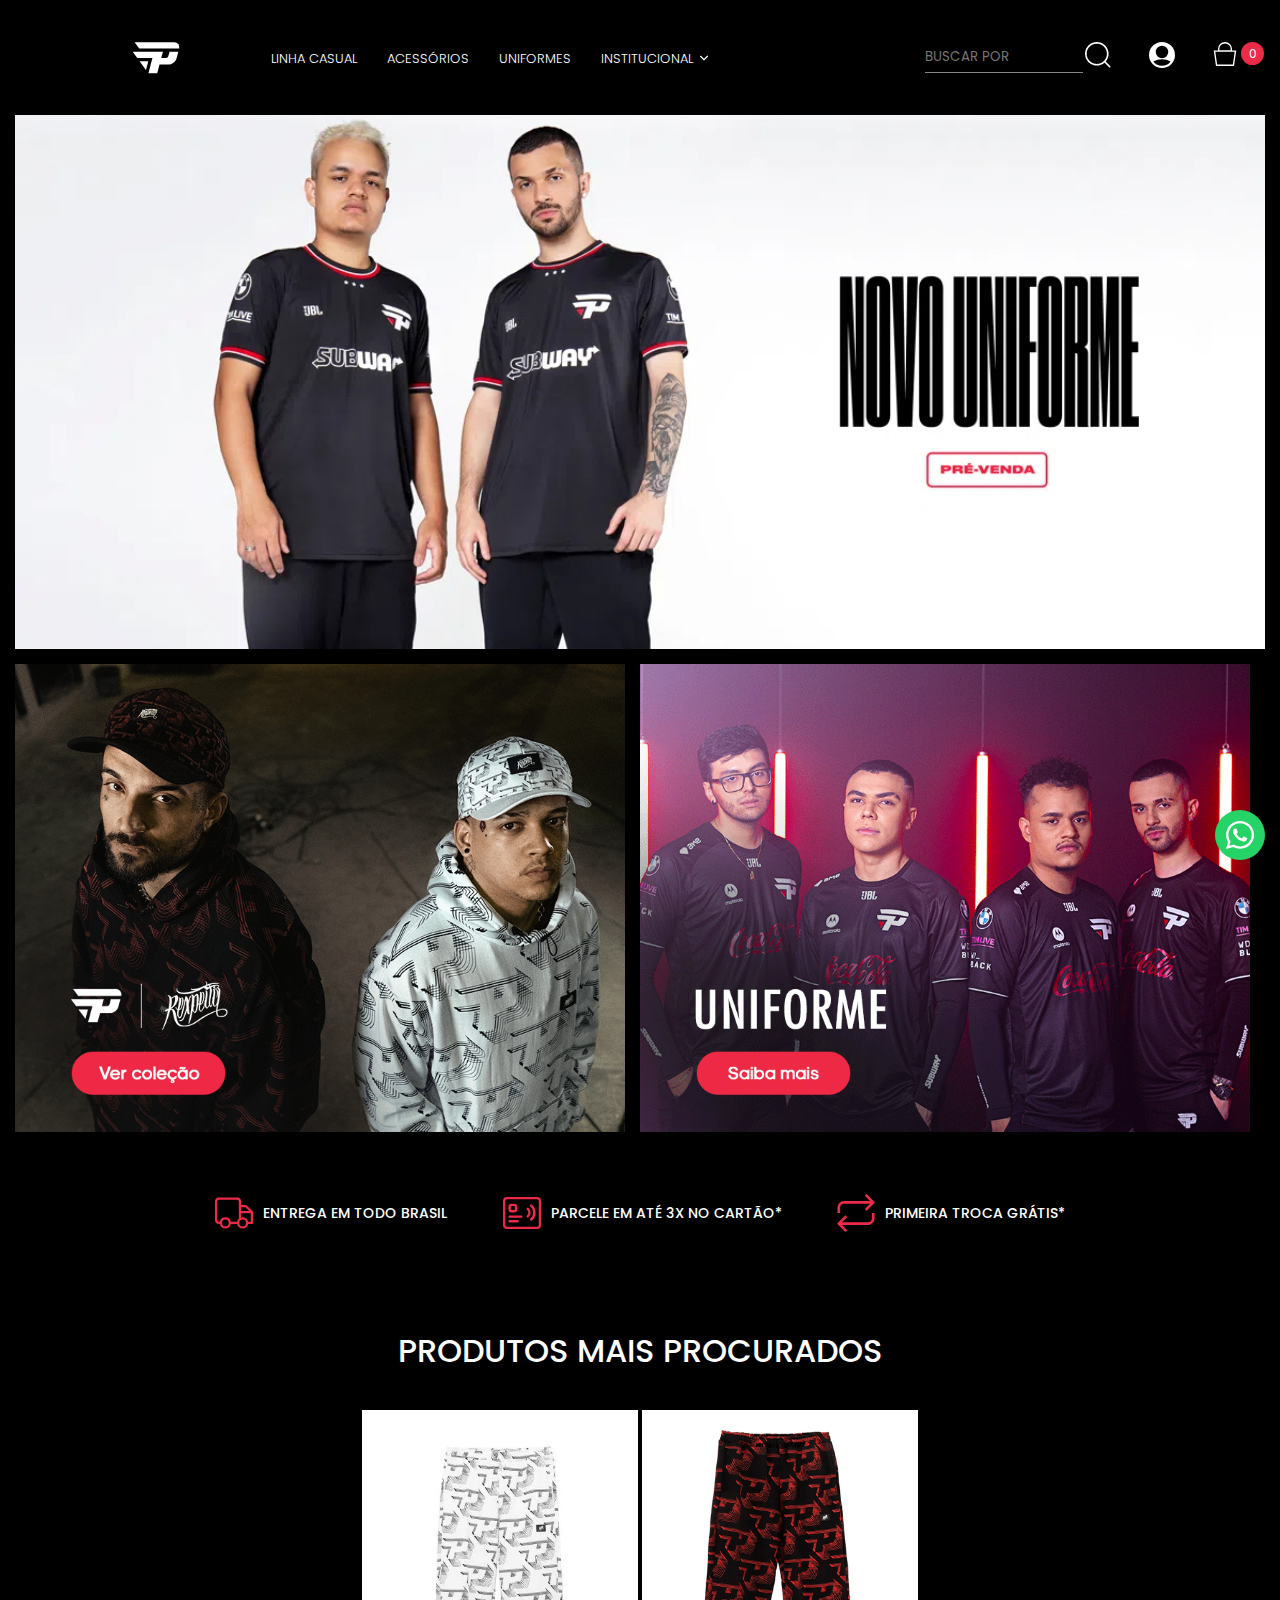
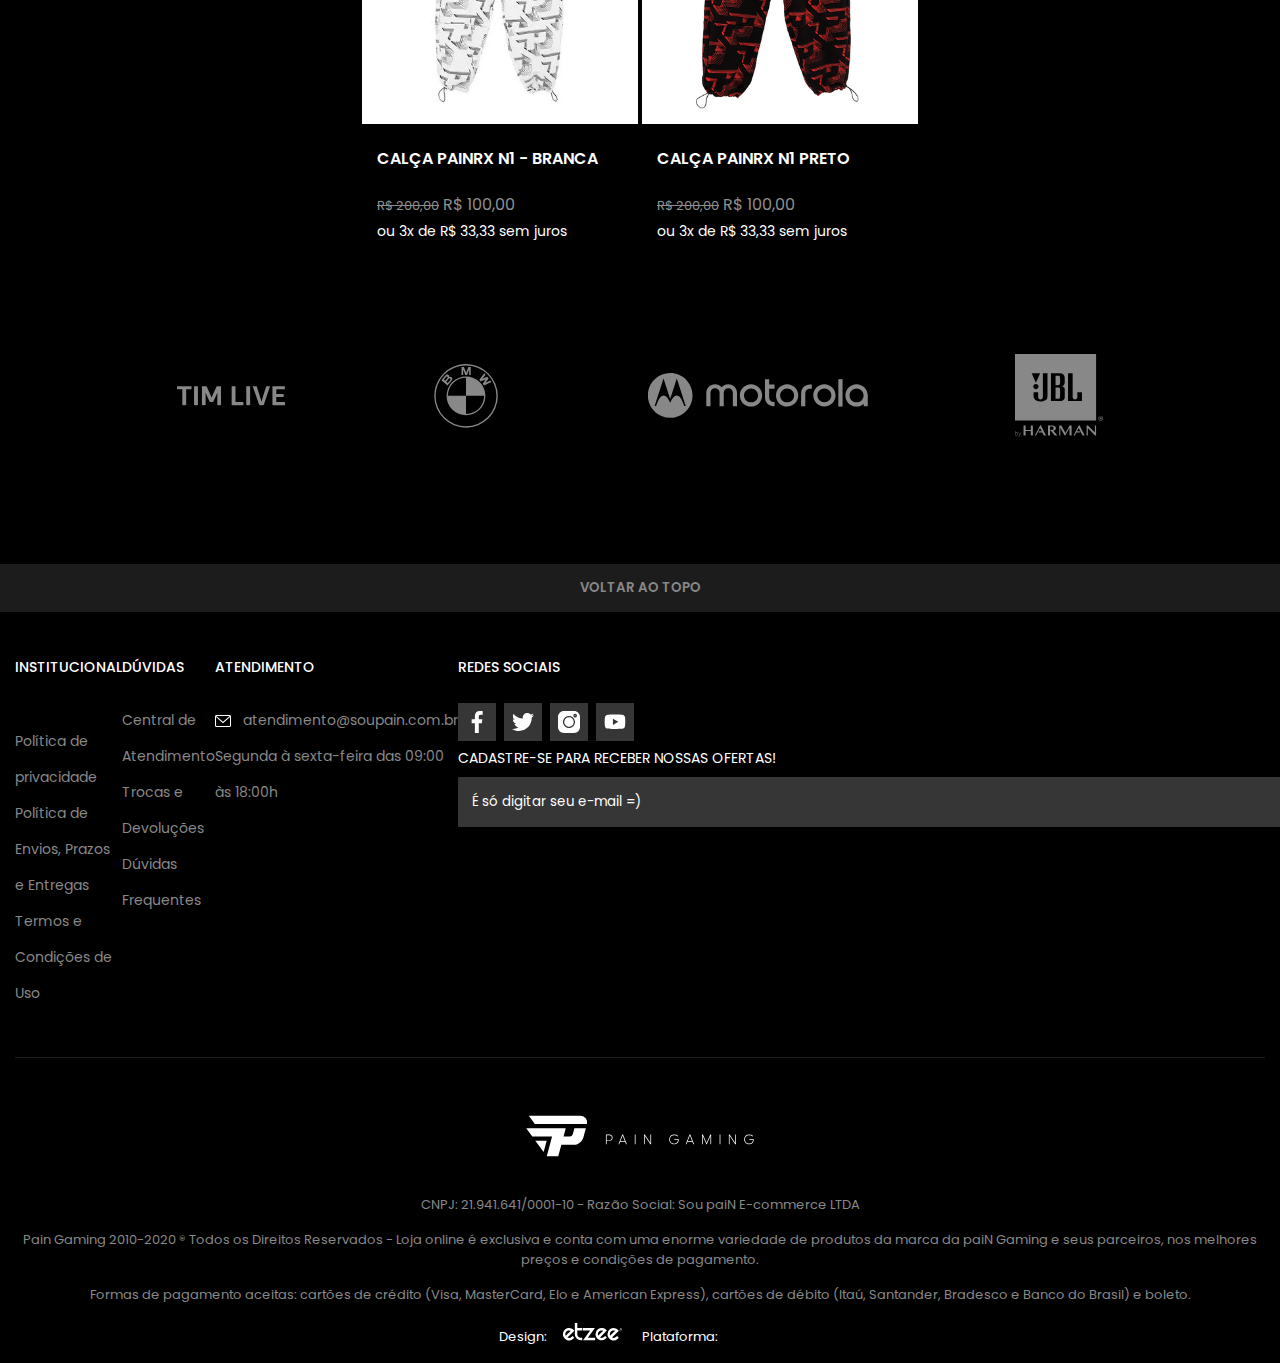
<file: index.html>
<!DOCTYPE html>
<html lang="pt-BR">
<head>
    <meta charset="UTF-8">
    <meta http-equiv="X-UA-Compatible" content="IE=edge">
    <meta name="viewport" content="width=device-width, initial-scale=1.0">
    <link rel="shortcut icon" href="imagens/favicon.webp" type="image/x-icon">
    <link rel="stylesheet" href="css/style.css">
    
    <link rel="stylesheet" href="css/header.css">
    <link rel="stylesheet" href="css/main.css">
    <link rel="stylesheet" href="css/footer.css">
    <link rel="stylesheet" href="css/media.css">
 
    <title>paiN Gaming</title>
</head>
<body >
    <div class="hide" onclick="fecharMobile()"></div>
    <header class="container container-mobile">

        <div class="menu" onclick="menuMobile()">
            <div class="line"></div>
            <div class="line"></div>
            <div class="line"></div>
        </div>

        <div class="header-logo celular-none">
            <h1 class="celular-none">
                <svg id="Layer_1" data-name="Layer 1" xmlns="http://www.w3.org/2000/svg" xmlns:xlink="http://www.w3.org/1999/xlink" viewBox="0 0 841.89 297.64"><defs><style>.cls-1{fill:none;}.cls-2{clip-path:url(#clip-path);}.cls-3{fill:#fff;}</style><clipPath id="clip-path" transform="translate(-2585.67 0)"><rect class="cls-1" x="2585.67" width="841.89" height="297.64"></rect></clipPath></defs><title>Logo_paiN (4)</title><g class="cls-2"><rect width="841.89" height="297.64"></rect><polygon class="cls-3" points="384.19 193.79 360.87 161.94 392.72 161.94 384.19 193.79"></polygon><g class="cls-2"><path class="cls-3" d="M3091.49,115.33A18.47,18.47,0,0,0,3073.81,92H2928.24l17.06,23.37Z" transform="translate(-2585.67 0)"></path><path class="cls-3" d="M3056.24,173.61c10.82,0,22.08-10.09,25.2-20.45l7-26.33h-32.28l-4.51,17a9,9,0,0,1-8.59,6.43h-17.37l6.25-23.45H2921.07l17,23.34h55.5l-14.72,55.51H3011l8.57-32.07Z" transform="translate(-2585.67 0)"></path></g></g></svg>
            </h1>
            <nav class="header-navegacao celular-none">
                <ul class="header-navegacao-lista">
                    <li>
                        <a target="_blank" href="https://www.soupain.com.br/vestuario">LINHA CASUAL</a>
                    </li>
                    <li>
                        <a target="_blank" href="https://www.soupain.com.br/acessorios">ACESSÓRIOS</a>
                    </li>
                    <li>
                        <a target="_blank" href="https://www.soupain.com.br/uniforme-oficial?O=OrderByReleaseDateDESC">UNIFORMES</a>
                    </li>
                    <li class="header-navegacao-dropdown">
                        <a>INSTITUCIONAL
                            <svg xmlns="http://www.w3.org/2000/svg" xmlns:xlink="http://www.w3.org/1999/xlink" width="8" height="8" viewBox="0 0 8 8" fill="#ffffff"><g transform="translate(8) rotate(90)"><g data-name="271228" transform="translate(1.65)"><path data-name="Caminho 53106" d="M4.572,4.312l-3.56,3.56a.439.439,0,0,1-.619,0L.131,7.61a.438.438,0,0,1,0-.619L3.121,4,.128,1.009a.439.439,0,0,1,0-.619L.39.128a.439.439,0,0,1,.619,0L4.572,3.691a.442.442,0,0,1,0,.621Z"/></g></g></svg>
                        </a>
                        <div class="header-navegacao-segundo-nivel">
                            <ul>
                                <li><a target="_blank" href="https://www.soupain.com.br/institucional/politica-privacidade">Política de privacidade</a></li>
                                <li><a target="_blank" href="https://www.soupain.com.br/institucional/politica-envio">Política de Envios, Prazos e Entregas</a></li>
                                <li><a target="_blank" href="https://www.soupain.com.br/institucional/termos-condicoes">Termos e Condições de Uso</a></li>
                                <li><a target="_blank" href="https://www.soupain.com.br/institucional/fale-conosco">Central de Atendimento</a></li>
                                <li><a target="_blank" href="https://www.soupain.com.br/institucional/trocas-devolucoes">Trocas e Devoluções</a></li>
                                <li><a target="_blank" href="https://www.soupain.com.br/institucional/duvidas-frequentes">Dúvidas Frequentes</a></li>
                            </ul>
                        </div>
                    </li>
                </ul>
            </nav>
        </div>
        
        <div class="header-usuario">
            <input class="celular-none" placeholder="BUSCAR POR" type="text">
            <img class="header-input-search celular-none" src="imagens/bt-search.png" alt="">

            <div class="header-usuario-conta celular-none">
                <svg xmlns="http://www.w3.org/2000/svg" width="26" height="26"><defs><clipPath id="login"><path stroke-width=".2" fill="#fff" stroke="#000" d="M1484 53h26v26h-26z"></path></clipPath></defs><g transform="translate(-1484 -53)" clip-path="url(#login)"><g data-name="2"><g data-name="Grupo 1009"><path data-name="Caminho 53107" d="M1497 53a13 13 0 1013 13 13.015 13.015 0 00-13-13zm0 3.792a6.229 6.229 0 11-6.229 6.229 6.236 6.236 0 016.229-6.229zm0 20.042a10.812 10.812 0 01-8.657-4.348 20.4 20.4 0 018.657-2.153 20.4 20.4 0 018.657 2.152 10.812 10.812 0 01-8.657 4.348z" fill="#fff"></path></g></g></g></svg>
                <div class="header-usuario-conta-segundo-nivel">
                    <ul class="header-usuario-conta-segundo-nivel-lista">
                        <li>
                            <a target="_blank" href="https://www.soupain.com.br/account" class="login">ACESSAR MINHA CONTA</a>
                        </li>
                        <li>
                            <a target="_blank" href="https://www.soupain.com.br/login?ReturnUrl=%2f_secure%2faccount" class="cadastro">Quero me cadastrar</a>
                        </li>
                    </ul>
                </div>
            </div>
            <div class="header-usuario-sacola">
                <div  onclick="abrir()" >
                    <svg class="header-usuario-sacola-svg" xmlns="http://www.w3.org/2000/svg" width="24" height="24"><defs><clipPath id="cart"><path transform="translate(1601 55)" fill="#fff" d="M0 0h24v24H0z"></path></clipPath></defs><g transform="translate(-1601 -55)" clip-path="url(#cart)"><path data-name="bg" d="M1604.575 78.295l-2.054-14.118h20.957l-2.055 14.118zm14.458-14.245h-12.068a6.351 6.351 0 01-.318-1.991 6.36 6.36 0 016.352-6.353 6.361 6.361 0 016.353 6.353 6.332 6.332 0 01-.318 1.99h0z" fill="none" stroke="#fff" stroke-width="1.353"></path></g></svg>
                    <span class="header-usuario-sacola-contagem-produtos">0</span>
                </div>
                <div class="header-usuario-sacola-abrir">
                    <div class="header-usuario-sacola-abrir-header">
                        <strong>MEU CARRINHO</strong>
                        <span onclick="fechar()" class="fechar">
                            <svg  xmlns="http://www.w3.org/2000/svg" width="16" height="16" viewBox="0 0 16 16"><path d="M22 20.866l6.633-6.634a.8.8 0 0 1 1.133 1.133L23.128 22l6.634 6.633a.8.8 0 0 1-1.133 1.133L22 23.128l-6.633 6.634a.8.8 0 0 1-1.133-1.133L20.866 22l-6.634-6.633a.8.8 0 0 1 1.133-1.133z" data-name="Caminho 518" transform="translate(-13.997 -13.997)"></path></svg>
                        </span>
                    </div>
                    <div class="header-usuario-sacola-abrir-itens">
                    </div>
                    <div class="header-usuario-sacola-abrir-footer">
                        <div class="block-text">
                            <p>* Calcule seu frete na página de finalização.</p>
                            <p>* Insira seu cupom de desconto na página de finalização.</p>
                        </div>
                        <div class="finalizar-compra">
                            <div class="finalizar-compra-infos">
                                <p>ITENS: 0
                                    </p>
                                <p>SUBTOTAL: R$ 0,00</p>
                            </div>
                            <div class="finalizar-compra-botao">
                                <a href="https://www.soupain.com.br/checkout/#/cart">FINALIZAR</a>
                            </div>
                        </div>
                    </div>
                </div>
                
                
            </div>
        </div>

    </header>

    
    <nav class="mobile-menu desktop-none">
        <div class="mobile-elementos"></div>
        <div class="mobile-search-menu">
            <input placeholder="O QUE PROCURA?" type="text" name="" id="">
            <img src="imagens/bt-search.png" alt="">
        </div>
        <div class="mobile-categorias">
            <ul>
                <li class="lista"><a href="#">LINHA CASUAL</a></li>
                <li class="lista"><a href="#">ACESSÓRIOS</a></li>
                <li class="lista"><a href="#">UNIFORME</a></li>
                <li class="lista mobile-header-navegacao-dropdown">
                    <a onclick="institucional()">INSTITUCIONAL
                        <svg xmlns="http://www.w3.org/2000/svg" xmlns:xlink="http://www.w3.org/1999/xlink" width="8" height="8" viewBox="0 0 8 8" fill="#ffffff"><g transform="translate(8) rotate(90)"><g data-name="271228" transform="translate(1.65)"><path data-name="Caminho 53106" d="M4.572,4.312l-3.56,3.56a.439.439,0,0,1-.619,0L.131,7.61a.438.438,0,0,1,0-.619L3.121,4,.128,1.009a.439.439,0,0,1,0-.619L.39.128a.439.439,0,0,1,.619,0L4.572,3.691a.442.442,0,0,1,0,.621Z"/></g></g></svg>
                    </a>
                    <svg class="mobile-segundo-nivel-icon" xmlns="http://www.w3.org/2000/svg" version="1.0" width="11px" height="11px" viewBox="0 0 25.000000 25.000000" preserveAspectRatio="xMidYMid meet">
                        <g transform="translate(0.000000,25.000000) scale(0.100000,-0.100000)" fill="#fff" stroke="none">
                        <path d="M70 222 c0 -4 20 -28 45 -52 l45 -44 -47 -48 c-26 -26 -44 -51 -40 -55 9 -8 107 86 107 102 0 12 -91 105 -103 105 -4 0 -7 -4 -7 -8z"/>
                        </g>
                    </svg>
                    <ul>
                        <li><a href="#">Política de privacidade</a></li>
                        <li><a href="#">Política de Envios,Prazos e Entregas</a></li>
                        <li><a href="#">Termos e Condições de Uso</a></li>
                        <li><a href="#">Central de Atendimento</a></li>
                        <li><a href="#">Trocas e Devoluções</a></li>
                        <li><a href="#">Dúvidas Frequentes</a></li>
                    </ul>
                </li>
            </ul>
        </div>
        <div class="mobile-login">
            <svg xmlns="http://www.w3.org/2000/svg" width="26" height="26">
                <defs>
                  <clipPath id="login2">
                    <path stroke-width=".2" fill="#fff" stroke="#000" d="M1484 53h26v26h-26z"></path>
                  </clipPath>
                </defs>
                <g transform="translate(-1484 -53)" clip-path="url(#login2)">
                  <g data-name="2">
                    <g data-name="Grupo 1009">
                      <path data-name="Caminho 53107" d="M1497 53a13 13 0 1013 13 13.015 13.015 0 00-13-13zm0 3.792a6.229 6.229 0 11-6.229 6.229 6.236 6.236 0 016.229-6.229zm0 20.042a10.812 10.812 0 01-8.657-4.348 20.4 20.4 0 018.657-2.153 20.4 20.4 0 018.657 2.152 10.812 10.812 0 01-8.657 4.348z" fill="#fff"></path>
                    </g>
                  </g>
                </g>
            </svg>
            <span>FAZER LOGIN</span>
            <svg class="mobile-segundo-nivel-icon mobile-login-segundo" xmlns="http://www.w3.org/2000/svg" version="1.0" width="11px" height="11px" viewBox="0 0 25.000000 25.000000" preserveAspectRatio="xMidYMid meet">
                <g transform="translate(0.000000,25.000000) scale(0.100000,-0.100000)" fill="#fff" stroke="none">
                <path d="M70 222 c0 -4 20 -28 45 -52 l45 -44 -47 -48 c-26 -26 -44 -51 -40 -55 9 -8 107 86 107 102 0 12 -91 105 -103 105 -4 0 -7 -4 -7 -8z"/>
                </g>
            </svg>
        </div>
    </nav>

    
    <div class="hide "></div>
    
   
    <main class="container">
        <a href="https://api.whatsapp.com/send?l=pt&phone=5511950299365" target="_blank" class="fixed-icon">
            <svg width="28px" height="28px" fill="#fff" xmlns="http://www.w3.org/2000/svg" viewBox="0 0 24 24">
                <path d="m17.507 14.307-.009.075c-2.199-1.096-2.429-1.242-2.713-.816-.197.295-.771.964-.944 1.162-.175.195-.349.21-.646.075-.3-.15-1.263-.465-2.403-1.485-.888-.795-1.484-1.77-1.66-2.07-.293-.506.32-.578.878-1.634.1-.21.049-.375-.025-.524-.075-.15-.672-1.62-.922-2.206-.24-.584-.487-.51-.672-.51-.576-.05-.997-.042-1.368.344-1.614 1.774-1.207 3.604.174 5.55 2.714 3.552 4.16 4.206 6.804 5.114.714.227 1.365.195 1.88.121.574-.091 1.767-.721 2.016-1.426.255-.705.255-1.29.18-1.425-.074-.135-.27-.21-.57-.345z"></path><path d="m20.52 3.449c-7.689-7.433-20.414-2.042-20.419 8.444 0 2.096.549 4.14 1.595 5.945l-1.696 6.162 6.335-1.652c7.905 4.27 17.661-1.4 17.665-10.449 0-3.176-1.24-6.165-3.495-8.411zm1.482 8.417c-.006 7.633-8.385 12.4-15.012 8.504l-.36-.214-3.75.975 1.005-3.645-.239-.375c-4.124-6.565.614-15.145 8.426-15.145 2.654 0 5.145 1.035 7.021 2.91 1.875 1.859 2.909 4.35 2.909 6.99z"></path>
            </svg>
        </a>
        <figure>
            <a target="_blank" href="https://www.soupain.com.br/uniforme-oficial?O=OrderByReleaseDateDESC&utm_source=site&utm_medium=banner&utm_id=Uniforme-2023">
                <img class="celular-none main-banner" src="imagens/img1.webp" alt="">
                <img class="desktop-none" src="imagens/img-cel1.webp" alt="">
            </a>
        </figure>
        <section>
            <div class="main-colecao">
                <div class="main-colecao-esquerda">
                    <a target="_blank" href="https://www.soupain.com.br/rexpeita">
                        <img src="imagens/img2.png" alt="">
                    </a>
                </div>
                <div class="main-colecao-direita">
                    <a target="_blank" href="https://www.soupain.com.br/uniforme-oficial">
                        <img src="imagens/img3.png" alt="">
                    </a>
                </div>
            </div>
        </section>
       
        <aside class="main-infos">
            <div class="main-info1">
                <svg xmlns="http://www.w3.org/2000/svg" width="38" height="38">
                    <defs>
                      <clipPath id="envio">
                        <path transform="translate(526 614)" d="M0 0h38v38H0z"></path>
                      </clipPath>
                    </defs>
                    <g transform="translate(-526 -614)" clip-path="url(#envio)">
                      <path data-name="1374137" d="M563.674 631.372l-5.962-5.963a1.112 1.112 0 00-.787-.326h-4.85v-3.534a4.1 4.1 0 00-4.094-4.094h-17.887a4.1 4.1 0 00-4.094 4.094v18.361a4.1 4.1 0 004.094 4.094h.787a5.585 5.585 0 0010.946 0h6.344a5.585 5.585 0 0010.947 0h3.768A1.113 1.113 0 00564 642.89v-10.735a1.112 1.112 0 00-.326-.787zm-7.211-4.062l3.737 3.736h-8.125v-3.736zm-28.236 12.6v-18.361a1.87 1.87 0 011.867-1.867h17.887a1.87 1.87 0 011.868 1.867v17.25a5.583 5.583 0 00-1.677 2.978h-6.344a5.585 5.585 0 00-10.946 0h-.788a1.87 1.87 0 01-1.868-1.867zm8.128 6.34a3.359 3.359 0 113.358-3.359 3.362 3.362 0 01-3.358 3.358zm17.291 0a3.359 3.359 0 113.354-3.359 3.362 3.362 0 01-3.355 3.358zm5.473-4.472a5.581 5.581 0 00-7.043-4.245v-4.26h9.7v8.505h-2.657zm0 0"></path>
                    </g>
                  </svg>
                  <span>ENTREGA EM TODO BRASIL</span>
            </div>
            <div class="main-info2">
                <svg xmlns="http://www.w3.org/2000/svg" width="38" height="38">
                    <defs>
                      <clipPath id="cartao">
                        <path transform="translate(526 614)" d="M0 0h38v38H0z"></path>
                      </clipPath>
                    </defs>
                    <g transform="translate(-526 -614)" clip-path="url(#cartao)">
                      <path data-name="2526618" d="M554.914 640.451a1.226 1.226 0 01-1.55-1.9 7.679 7.679 0 00-.049-11.956 1.227 1.227 0 011.538-1.912 10.131 10.131 0 01.065 15.768zm-3.283-12.5a1.226 1.226 0 00-1.734 1.734 4.122 4.122 0 010 5.823 1.226 1.226 0 001.734 1.734 6.576 6.576 0 000-9.293zm-20.268 1.525v-2.758a3.068 3.068 0 013.065-3.065h2.758a3.068 3.068 0 013.067 3.065v2.758a3.068 3.068 0 01-3.065 3.065h-2.761a3.068 3.068 0 01-3.064-3.065zm2.452 0a.614.614 0 00.613.613h2.758a.614.614 0 00.612-.613v-2.758a.614.614 0 00-.613-.613h-2.758a.614.614 0 00-.613.613zm10.5 5.9h-11.727a1.226 1.226 0 100 2.452h11.722a1.226 1.226 0 100-2.452zm-3.831 4.6h-7.896a1.226 1.226 0 100 2.452h7.891a1.226 1.226 0 100-2.452z"></path>
                      <path data-name="Caminho 53121" d="M559.905 616.981h-29.81a4.1 4.1 0 00-4.095 4.095v23.848a4.1 4.1 0 004.095 4.095h29.81a4.1 4.1 0 004.095-4.095v-23.848a4.1 4.1 0 00-4.095-4.095zm1.868 27.943a1.87 1.87 0 01-1.868 1.868h-29.81a1.87 1.87 0 01-1.868-1.868v-23.848a1.87 1.87 0 011.868-1.868h29.81a1.87 1.87 0 011.868 1.868zm0 0"></path>
                    </g>
                  </svg>
                  <span>PARCELE EM ATÉ 3X NO CARTÃO*</span>
            </div>
            <div class="main-info3">
                <svg xmlns="http://www.w3.org/2000/svg" width="38" height="38">
                    <defs>
                      <clipPath id="troca">
                        <path d="M0 0h38v38H0z"></path>
                      </clipPath>
                    </defs>
                    <g data-name="1251615" clip-path="url(#troca)">
                      <path data-name="Caminho 53122" d="M34.873 24.291a3.968 3.968 0 01-3.968 3.968H4.998l5.225-5.225-1.868-1.87-7.486 7.483a1.323 1.323 0 000 1.87L8.355 38l1.87-1.87-5.227-5.23h25.907a6.622 6.622 0 006.614-6.614V19h-2.646zm0 0"></path>
                      <path data-name="Caminho 53123" d="M3.127 13.709a3.968 3.968 0 013.969-3.968h25.907l-5.225 5.225 1.87 1.87 7.483-7.483a1.323 1.323 0 000-1.87L29.649 0l-1.87 1.87 5.224 5.23H7.096a6.622 6.622 0 00-6.614 6.609V19h2.645zm0 0"></path>
                    </g>
                  </svg>
                  <span>PRIMEIRA TROCA GRÁTIS*</span>
            </div>
        </aside>

   
        <section class="main-produtos-secao container-mobile">
            <h1>PRODUTOS MAIS PROCURADOS</h1>
            <div  class="main-produtos">
                <a target="_blank" href="https://www.soupain.com.br/calcapainrxn1branco/p" class="main-produto-esquerda">
                    <img src="imagens/img-item1.webp" alt="">
                    <div>
                        <p class="main-produto-titulo">CALÇA PAINRX N1 - BRANCA</p>
                        <p class="main-produto-preco"><span class="main-produto-preco-antigo">R$ 200,00</span> R$ 100,00</p>
                        <p class="main-produto-oferta">ou 3x de R$ 33,33 sem juros</p>
                    </div>
                    <div>
                        <button>VER PRODUTO</button>
                    </div>
                </a>
                <a target="_blank" href="https://www.soupain.com.br/calcapainrxn1/p" class="main-produto-direita">
                    <img src="imagens/img-item2.png" alt="">
                    <div>
                        <p class="main-produto-titulo">CALÇA PAINRX N1 PRETO</p>
                        <p class="main-produto-preco"><span class="main-produto-preco-antigo">R$ 200,00</span> R$ 100,00</p>
                        <p class="main-produto-oferta">ou 3x de R$ 33,33 sem juros</p>
                    </div>
                    <div>
                        <button>VER PRODUTO</button>
                    </div>
                </a>
            </div>
        </section>
        
        
        
    </main>


    <aside class="container main-patrocinios">
            <div class="main-patrocinios-svg1">
                <svg xmlns="http://www.w3.org/2000/svg" width="108" height="65.676">
                <defs>
                  <clipPath id="tim">
                    <path transform="translate(586 2015)" d="M0 0h108v65.676H0z"></path>
                  </clipPath>
                </defs>
                <g fill="#888888" transform="translate(-586 -2015)" clip-path="url(#tim)">
                  <path data-name="Caminho 53131" d="M593.06 2057.18a9.109 9.109 0 01-1.481-.066.313.313 0 01-.265-.331v-15.58h-4.864a.351.351 0 01-.357-.251 4.6 4.6 0 01-.093-1.2v-.212a4.916 4.916 0 01.079-1.2.352.352 0 01.37-.2h13.6a.352.352 0 01.37.2 4.916 4.916 0 01.079 1.2v.212a4.6 4.6 0 01-.093 1.2.351.351 0 01-.357.251h-4.869v15.58a.321.321 0 01-.291.331 9.425 9.425 0 01-1.482.066zm11.744 0a9.109 9.109 0 01-1.481-.066.313.313 0 01-.265-.331v-18.246a.313.313 0 01.265-.331 9.11 9.11 0 011.481-.066h.317a9.7 9.7 0 011.508.066.321.321 0 01.291.331v18.251a.321.321 0 01-.291.331 9.7 9.7 0 01-1.505.061zm7.856 0a9.109 9.109 0 01-1.481-.066.313.313 0 01-.265-.331v-18.22q0-.265.317-.344a7.036 7.036 0 011.349-.079h1.164a7.059 7.059 0 011.442.093.707.707 0 01.489.357l2.385 5.078q.688 1.428 2.513 5.793 1.3-3.068 2.592-5.793l2.381-5.079a.707.707 0 01.489-.357 7.06 7.06 0 011.442-.093h.873a7.036 7.036 0 011.349.079q.317.079.317.344v18.225a.321.321 0 01-.291.331 9.425 9.425 0 01-1.482.062h-.212a9.109 9.109 0 01-1.481-.066.313.313 0 01-.265-.331l.026-6.957q0-3.148.053-5.264-.926 2.434-2.354 5.5l-1.666 3.518a.6.6 0 01-.384.3 7.075 7.075 0 01-1.283.066h-.37a7.6 7.6 0 01-1.309-.066.608.608 0 01-.41-.3l-1.666-3.51q-1.375-2.883-2.354-5.555.079 1.587.079 5v7.274a.321.321 0 01-.291.331 9.7 9.7 0 01-1.508.06zm29.123 0a3.9 3.9 0 01-.965-.066q-.172-.066-.172-.331v-18.246a.321.321 0 01.291-.331 9.156 9.156 0 011.455-.066h.317a9.749 9.749 0 011.481.066q.317.066.317.331v15.58h7.486a.349.349 0 01.37.212 4.93 4.93 0 01.079 1.19v.212a4.615 4.615 0 01-.093 1.19.353.353 0 01-.357.265zm15.236 0a9.109 9.109 0 01-1.481-.066.313.313 0 01-.265-.331v-18.246a.313.313 0 01.265-.331 9.109 9.109 0 011.481-.066h.317a9.7 9.7 0 011.508.066.321.321 0 01.291.331v18.251a.321.321 0 01-.291.331 9.7 9.7 0 01-1.505.061zm13.464 0a12.044 12.044 0 01-1.838-.079.646.646 0 01-.485-.421l-6.4-18.09-.04-.238q-.013-.079.2-.132a2.579 2.579 0 01.5-.066q.291-.013.9-.013h.476a8.828 8.828 0 011.574.079.562.562 0 01.41.37l2.854 8.89q1.111 3.439 1.878 6.3.767-3.227 1.8-6.348l2.883-8.835a.559.559 0 01.4-.37 7.428 7.428 0 011.428-.079h.106q.661 0 1.018.013a2.88 2.88 0 01.569.066q.212.053.225.145a.679.679 0 01-.013.225l-6.084 18.04a.627.627 0 01-.489.463 9.446 9.446 0 01-1.711.08zm12.088 0a3.9 3.9 0 01-.965-.066q-.172-.066-.172-.331v-18.246q0-.265.172-.331a3.9 3.9 0 01.965-.066h10.871a.349.349 0 01.37.212 4.93 4.93 0 01.079 1.19v.212a4.614 4.614 0 01-.093 1.19.353.353 0 01-.357.265h-8.147v4.814h6.93a.349.349 0 01.37.212 4.93 4.93 0 01.079 1.19v.212a4.615 4.615 0 01-.093 1.19.353.353 0 01-.357.265h-6.93v5.026h8.253a.349.349 0 01.37.212 4.93 4.93 0 01.079 1.19v.212a5.36 5.36 0 01-.079 1.19.348.348 0 01-.37.265z"></path>
                </g>
                </svg>
            </div>
            <div class="main-patrocinios-svg2">
                <svg xmlns="http://www.w3.org/2000/svg" width="68" height="65.676">
                    <defs>
                      <clipPath id="bmw">
                        <path transform="translate(805 2015)" fill="#1c1c1c" d="M0 0h68v65.676H0z"></path>
                      </clipPath>
                    </defs>
                    <g transform="translate(-805 -2015)" clip-path="url(#bmw)">
                      <path data-name="Caminho 53124" d="M839 2080.676a32.838 32.838 0 0023.22-56.058 32.838 32.838 0 10-46.44 46.44 32.623 32.623 0 0023.22 9.618z"></path>
                      <path data-name="Caminho 53125" d="M807.298 2047.838a31.7 31.7 0 0154.118-22.417 31.702 31.702 0 11-44.833 44.833 31.494 31.494 0 01-9.285-22.416z" fill="#888"></path>
                      <path data-name="Caminho 53126" d="M838.999 2017.442a30.4 30.4 0 1030.4 30.4 30.4 30.4 0 00-30.4-30.4z"></path>
                      <path data-name="Caminho 53127" d="M839 2067.253a19.415 19.415 0 1119.415-19.415A19.415 19.415 0 01839 2067.253z" fill="#888"></path>
                      <path data-name="Caminho 53128" d="M820.833 2047.838H839v-18.167a18.167 18.167 0 00-18.167 18.167zm18.166 0v18.166a18.166 18.166 0 0018.167-18.166H839z"></path>
                      <path data-name="Caminho 53129" d="M824.732 2029.314a2.04 2.04 0 00-2.572-.235 1.777 1.777 0 00.011-1.194 2.821 2.821 0 00-.874-1.1c-1.073-.9-2.2-.132-3.011.831l-3.9 4.652 6.137 5.15 4.117-4.906c.941-1.121 1.086-2.232.1-3.194zm15.286-2.211l2.108-5.586v5.586h1.6v-8h-2.408l-2.188 5.728h.023l-2.189-5.729h-2.406v8h1.6v-5.585l2.108 5.586h1.752zm21.534 3.328l-3.016 4.27 4.675-2.22 1.238 1.529-7.358 3.571-1.453-1.813 2.894-4.232-.017-.021-4.741 1.951-1.467-1.8 5.019-6.456 1.238 1.529-3.146 4.114 4.8-2.062 1.328 1.64z" fill="#888"></path>
                      <path data-name="Caminho 53130" d="M819.138 2028.763a.956.956 0 011.28.021.842.842 0 01.144 1.228l-2.318 2.763-1.451-1.217zm4.125 3.259l-2.444 2.913-1.533-1.286 2.464-2.937a1 1 0 011.513 1.31z"></path>
                    </g>
                </svg>
            </div>
            <div class="main-patrocinios-svg3">
                <svg version="1.0" xmlns="http://www.w3.org/2000/svg"
                    width="210px" height="90px" viewBox="0 0 640.000000 187.000000"
                    preserveAspectRatio="xMidYMid meet">

                    <g transform="translate(0.000000,187.000000) scale(0.100000,-0.100000)"
                    fill="#888888" stroke="none">
                    <path d="M6090 1507 l0 -67 -140 0 c-185 0 -233 -19 -283 -115 -17 -33 -22
                    -65 -26 -183 -6 -136 -7 -145 -30 -163 -17 -14 -39 -19 -83 -19 -52 0 -63 3
                    -89 29 l-29 29 0 211 0 211 -145 0 -145 0 0 -232 c0 -137 5 -249 11 -272 25
                    -89 104 -169 202 -202 l47 -16 0 -146 0 -147 147 1 148 2 3 144 3 144 64 28
                    c36 15 83 46 106 68 64 62 80 110 87 254 l5 124 73 0 73 0 3 -62 3 -62 148
                    123 c81 67 147 126 147 130 0 4 -60 56 -132 116 -73 60 -141 115 -150 123 -17
                    14 -18 11 -18 -51z"/>
                    <path d="M4490 1449 c-134 -35 -226 -120 -250 -232 -7 -34 -10 -178 -8 -422
                    l3 -370 145 0 145 0 3 148 3 147 109 0 109 0 3 -147 3 -148 145 0 145 0 0 395
                    c0 394 0 395 -24 447 -26 59 -87 121 -151 153 -99 50 -254 62 -380 29z m192
                    -239 c58 -17 68 -39 68 -157 l0 -103 -110 0 -110 0 0 108 c0 119 6 134 66 152
                    39 11 44 11 86 0z"/>
                    <path d="M496 1424 c-143 -44 -213 -143 -204 -288 9 -137 66 -197 296 -309 73
                    -36 139 -71 147 -77 20 -17 19 -66 -1 -74 -9 -3 -108 -6 -220 -6 l-204 0 0 66
                    c0 36 -4 64 -9 62 -11 -4 -296 -239 -296 -244 0 -2 68 -59 150 -128 l150 -123
                    3 63 3 64 243 0 c271 0 314 7 388 63 26 19 54 53 71 86 23 46 27 67 27 136 0
                    67 -4 90 -26 133 -35 70 -80 103 -268 197 -131 65 -162 84 -164 103 -2 13 2
                    30 10 39 11 14 38 15 205 11 l193 -6 0 124 0 124 -222 -1 c-168 0 -235 -4
                    -272 -15z"/>
                    <path d="M1102 1038 l3 -403 29 -53 c48 -85 134 -142 255 -168 91 -19 164 -17
                    256 6 96 25 151 56 204 116 69 78 71 96 71 526 l0 378 -150 0 -150 0 0 -369 0
                    -370 -26 -20 c-37 -29 -131 -29 -168 0 l-26 20 0 370 0 369 -150 0 -151 0 3
                    -402z"/>
                    <path d="M2017 1433 c-3 -5 -5 -232 -6 -505 l-2 -498 294 0 c324 0 359 5 434
                    60 97 71 137 243 84 353 -13 26 -43 64 -66 84 l-43 36 28 24 c40 33 80 118 80
                    168 0 138 -89 245 -228 274 -59 12 -568 15 -575 4z m478 -238 c33 -32 35 -105
                    5 -135 -17 -17 -33 -20 -105 -20 l-85 0 0 90 0 90 80 0 c73 0 83 -3 105 -25z
                    m25 -375 c15 -15 20 -33 20 -74 0 -47 -4 -57 -26 -75 -23 -18 -41 -21 -115
                    -21 l-89 0 0 95 0 95 95 0 c82 0 98 -3 115 -20z"/>
                    <path d="M2912 1043 l3 -398 28 -57 c33 -67 80 -111 157 -147 50 -23 67 -26
                    175 -26 116 0 123 1 188 33 l67 33 33 -19 c61 -38 143 -55 242 -50 149 8 248
                    66 302 176 l28 57 3 398 3 397 -150 0 -151 0 0 -364 c0 -200 -3 -371 -6 -380
                    -18 -46 -136 -39 -155 11 -5 13 -9 182 -9 379 l0 354 -145 0 -145 0 0 -364 c0
                    -338 -1 -365 -18 -386 -25 -31 -100 -34 -131 -6 -21 19 -21 26 -21 388 l0 368
                    -151 0 -150 0 3 -397z"/>
                    <path d="M5782 547 c-28 -30 -28 -68 1 -95 32 -30 71 -28 96 4 27 35 26 59 -4
                    89 -30 31 -65 32 -93 2z m88 -7 c24 -24 25 -48 4 -78 -30 -43 -104 -17 -104
                    36 0 56 61 81 100 42z"/>
                    <path d="M5800 498 c0 -23 3 -38 7 -35 3 4 6 20 5 37 0 23 4 30 19 30 21 0 25
                    -10 9 -26 -7 -7 -5 -17 6 -30 15 -18 15 -18 5 3 -8 15 -8 22 1 25 21 7 0 38
                    -27 38 -23 0 -25 -4 -25 -42z"/>
                    </g>
                </svg>
            </div>
            <div class="main-patrocinios-svg4">
                <svg version="1.1" id="LOGOS" xmlns="http://www.w3.org/2000/svg" xmlns:xlink="http://www.w3.org/1999/xlink" x="0px" y="0px" viewBox="0 0 320 65" xml:space="preserve">
                    <style type="text/css">.motorola-logo{fill:#888888;}</style>
                    <g>
                        <path class="motorola-logo" d="M182.83,42.14h1.29v6.09h-1.29c-7.01-0.01-12.69-5.69-12.7-12.7V8.91h6.09v7.96h7.86v6.09h-7.86v12.56             C176.22,39.17,179.18,42.13,182.83,42.14"></path><path class="motorola-logo" d="M256.57,16.29c-8.97,0-16.25,7.28-16.25,16.25c0,8.97,7.28,16.25,16.25,16.25c8.97,0,16.25-7.28,16.25-16.25             c0,0,0,0,0,0C272.81,23.56,265.54,16.29,256.57,16.29 M256.58,42.7c-5.61,0-10.16-4.55-10.16-10.16s4.55-10.16,10.16-10.16             s10.16,4.55,10.16,10.16C266.74,38.14,262.13,42.7,256.58,42.7"></path><path class="motorola-logo" d="M303.39,16.31c-8.97-0.01-16.25,7.26-16.26,16.24s7.26,16.25,16.24,16.26c3.82,0,7.51-1.34,10.44-3.79v3.2             h5.82v-15.2c0-0.16,0.01-0.31,0.01-0.47C319.62,23.58,312.36,16.32,303.39,16.31 M303.39,42.72c-5.61,0-10.16-4.55-10.16-10.16             s4.55-10.16,10.16-10.16s10.16,4.55,10.16,10.16l0,0C313.55,38.17,308.95,42.72,303.39,42.72"></path><path class="motorola-logo" d="M235.4,16.88h2.89v6.09h-2.89c-3.65,0.01-6.6,2.97-6.61,6.62v18.61h-6.09V29.58             C222.72,22.57,228.4,16.89,235.4,16.88"></path><rect x="276.89" y="8.94" class="motorola-logo" width="6.1" height="39.86"></rect>
                        <path class="motorola-logo" d="M129.49,28.91v19.31h-6.08V28.91c0-3.65-2.96-6.61-6.61-6.61c-3.65,0-6.61,2.96-6.61,6.61v19.31h-6.09V28.91             c0.05-3.65-2.87-6.66-6.52-6.71c-3.65-0.05-6.66,2.87-6.71,6.52c0,0.06,0,0.12,0,0.19v19.31h-6.09V28.91c0-7,5.7-12.7,12.65-12.7             c3.72-0.01,7.26,1.62,9.68,4.46c4.56-5.34,12.59-5.97,17.93-1.41C127.86,21.67,129.48,25.2,129.49,28.91"></path><path class="motorola-logo" d="M149.86,16.3c-9.01,0-16.3,7.28-16.3,16.25c0,8.97,7.27,16.25,16.25,16.25c8.97,0,16.25-7.27,16.25-16.25             C166.1,23.58,158.82,16.3,149.86,16.3 M149.86,42.71c-5.61,0-10.16-4.55-10.16-10.16s4.55-10.16,10.16-10.16             c5.61,0,10.16,4.55,10.16,10.16l0,0C160.02,38.15,155.42,42.71,149.86,42.71"></path><path class="motorola-logo" d="M202.38,16.3c-8.97,0-16.25,7.28-16.24,16.25c0,8.97,7.28,16.25,16.25,16.24c8.97,0,16.24-7.28,16.24-16.25             C218.62,23.57,211.35,16.3,202.38,16.3 M202.38,42.71c-5.61,0-10.16-4.55-10.16-10.16s4.55-10.16,10.16-10.16             c5.61,0,10.16,4.55,10.16,10.16l0,0C212.54,38.15,207.94,42.71,202.38,42.71"></path><path class="motorola-logo" d="M32.24,0.07c-17.95,0-32.49,14.55-32.49,32.5s14.54,32.5,32.49,32.5s32.51-14.55,32.51-32.5             C64.74,14.72,50.43,0.07,32.24,0.07z M52.68,47.99c-2.95-9.59-6.71-15.42-11-15.42c-3.49,0-6.73,3.93-9.42,10.67             c-2.68-6.73-5.93-10.67-9.45-10.67c-4.25,0-8.01,5.82-10.97,15.42H9.65L22.58,8.18l9.66,29.74l9.66-29.74l12.93,39.81H52.68z"></path></g>
                </svg>
            </div>
            <div class="main-patrocinios-svg5">
                <svg version="1.1" id="Isolation_Mode" xmlns="http://www.w3.org/2000/svg" xmlns:xlink="http://www.w3.org/1999/xlink" x="0px" y="0px" viewBox="0 0 69 65" style="enable-background:new 0 0 69 65;" xml:space="preserve">
                    <style type="text/css">.jbl-logo{fill:#888888;}</style>
                    <g>
                        <g><path class="jbl-logo" d="M12.37,56.06v3.52H8.33v-3.52H6.69v7.93h1.64v-3.7h4.05l0,2.85c0,0.18,0.03,0.33,0.1,0.44             c0.07,0.11,0.16,0.2,0.26,0.26c0.1,0.06,0.21,0.1,0.33,0.12c0.12,0.02,0.22,0.03,0.31,0.03h0.63v-7.93H12.37z"></path><path class="jbl-logo" d="M44.38,63.99v-7.93h-1.6l-3.2,5.88l-3.27-5.88h-1.62v7.93h0.84v-6.15l3.44,6.15h0.43l3.35-6.1v5.25             c0,0.18,0.04,0.33,0.11,0.44c0.07,0.11,0.16,0.2,0.26,0.26c0.1,0.06,0.21,0.1,0.33,0.12c0.12,0.02,0.22,0.03,0.32,0.03H44.38z"></path><path class="jbl-logo" d="M54.66,63.99l-4.09-8.11h-0.48l-4.19,8.11h0.96l1.3-2.52h2.97l-0.41-0.81h-2.15L49.94,58l2.7,5.37             c0.11,0.22,0.24,0.38,0.4,0.48c0.16,0.1,0.36,0.15,0.61,0.15H54.66z"></path><path class="jbl-logo" d="M63.17,56.06c-0.04,0-0.09,0-0.15,0.01c-0.06,0.01-0.11,0.03-0.17,0.06c-0.06,0.03-0.1,0.08-0.14,0.13             c-0.04,0.06-0.06,0.14-0.06,0.23v5.11l-5.45-5.55h-1.05v7.93h0.96v-5.98l5.53,5.78c0.23,0.21,0.54,0.2,0.84,0.2h0.11v-7.93H63.17z             "></path><path class="jbl-logo" d="M20.23,55.89h-0.48l-4.2,8.11h0.96l3.11-6l1.34,2.67H18.8l-0.42,0.81h2.98l0.94,1.89             c0.11,0.22,0.24,0.38,0.4,0.48c0.16,0.1,0.36,0.15,0.61,0.15h1.01L20.23,55.89z"></path><path class="jbl-logo" d="M27.5,56.76v3.01h0.76c0,0,0.75,0.01,1.24-0.27c0.49-0.28,0.83-0.68,0.83-1.27c0-0.59-0.37-1.11-0.9-1.32             c0,0-0.3-0.15-0.84-0.15H27.5z M30.76,63.36l-2.41-2.99H27.5v3.62h-1.64v-7.93h3.01c0,0,1.24-0.02,2.05,0.39             c0.81,0.41,1.16,0.99,1.16,1.72c0,0.73-0.43,1.6-1.99,2.03l3.13,3.79h-1.25c0,0-0.26,0-0.57-0.1             C31.09,63.78,30.76,63.36,30.76,63.36"></path><path class="jbl-logo" d="M0.46,63.51c0.2,0.08,0.38,0.11,0.56,0.11c0.6,0,1.02-0.43,1.02-1.02c0-0.55-0.33-0.94-0.79-0.94             c-0.29,0-0.52,0.13-0.79,0.45V63.51z M0.21,60.3h0.25v1.53c0.24-0.24,0.46-0.38,0.82-0.38c0.6,0,1.02,0.46,1.02,1.13             c0,0.78-0.51,1.28-1.28,1.28c-0.28,0-0.5-0.05-0.81-0.17V60.3z"></path><polygon class="jbl-logo" points="3.05,65 2.8,65 3.6,63.37 2.64,61.5 2.89,61.5 3.72,63.12 4.51,61.5 4.76,61.5        "></polygon><path class="jbl-logo" d="M52.5,36.91H41.6V15.09h3.6v18.67c0,1.02,0.83,1.85,1.85,1.85c1.02,0,1.85-0.83,1.85-1.85l0-3.8h3.6V36.91z              M38.99,22.36c0,1.09-0.95,3.01-2.37,3.01c1.42,0,2.37,1.22,2.37,2.14v6.54c0,1.11-0.9,2.85-3.59,2.85H28.2V15.09h7.19             c1.39,0,3.59,1.14,3.59,3.56V22.36z M25.48,33.11c0,2.17-1.42,4.12-5.45,4.12c-4.03,0-5.45-2.55-5.45-4.12v-3.15h3.59l0,3.8             c0,1.02,0.83,1.85,1.85,1.85c1.02,0,1.85-0.85,1.85-1.87l0-18.65h3.6V33.11z M16.38,23.44c1.15,0,2.08,0.93,2.08,2.07             c0,1.14-0.93,2.07-2.08,2.07c-1.15,0-2.08-0.93-2.08-2.07C14.3,24.36,15.23,23.44,16.38,23.44 M19.7,15.09l-3.32,7.54l-3.32-7.54             H19.7z M-0.02,52.11h63.62V0H-0.02V52.11z M33.97,26.33h-2.18v8.79l2.18,0c1.42,0,1.42-0.95,1.42-4.37             C35.39,27.33,35.39,26.33,33.97,26.33 M33.76,17.15h-1.96v7.33l1.96,0.01c1.31,0,1.63-0.22,1.63-3.64             C35.39,17.42,35.06,17.15,33.76,17.15"></path><path class="jbl-logo" d="M65.38,50.35c0,1,0.82,1.81,1.82,1.81s1.82-0.81,1.82-1.81c0-1-0.82-1.81-1.82-1.81S65.38,49.36,65.38,50.35              M65.72,50.35c0-0.81,0.66-1.47,1.47-1.47c0.82,0,1.48,0.66,1.48,1.47c0,0.82-0.66,1.47-1.48,1.47             C66.38,51.82,65.72,51.17,65.72,50.35 M66.5,51.38h0.34V50.5h0.3l0.52,0.88h0.39l-0.57-0.9c0.32-0.03,0.55-0.18,0.55-0.55             c0-0.43-0.27-0.6-0.78-0.6H66.5V51.38z M66.84,50.21v-0.6h0.42c0.2,0,0.43,0.05,0.43,0.29c0,0.28-0.2,0.31-0.44,0.31H66.84z"></path></g></g>
                </svg>
            </div>
    </aside>
 
 
    <button onclick="toTop()" class="container to-top">VOLTAR AO TOPO</button>
        
        
       
    <footer class="container">
        <section class="footer-section-primaria container-mobile">
            <div class="footer-mobile-lista">
                <h3 onclick="toggleList('ul1', 'icon1')">INSTITUCIONAL
                    <svg class="icon1 ico-arrow visible-mobile" xmlns="http://www.w3.org/2000/svg" width="14" height="14"><path d="M6.989 10.493a1 1 0 0 1-.639-.23L.361 5.272a1 1 0 0 1 1.277-1.537l5.351 4.469 5.351-4.309a1 1 0 0 1 1.408.15 1 1 0 0 1-.141 1.459l-5.989 4.819a1 1 0 0 1-.629.17z"></path></svg>
                </h3>   
                
                <ul class="ul1">
                    <li>
                        <a target="_blank" href="https://www.soupain.com.br/institucional/politica-privacidade">Política de privacidade</a>
                    </li>
                    <li>
                        <a target="_blank" href="https://www.soupain.com.br/institucional/politica-envio">Política de Envios, Prazos e Entregas</a>
                    </li>
                    <li>
                        <a target="_blank" href="https://www.soupain.com.br/institucional/termos-condicoes">Termos e Condições de Uso</a>
                    </li>
                </ul>         
            </div>
            <div class="footer-mobile-lista">
                <h3 onclick="toggleList('ul2', 'icon2')">DÚVIDAS
                    <svg class="icon2 ico-arrow visible-mobile" xmlns="http://www.w3.org/2000/svg" width="14" height="14"><path d="M6.989 10.493a1 1 0 0 1-.639-.23L.361 5.272a1 1 0 0 1 1.277-1.537l5.351 4.469 5.351-4.309a1 1 0 0 1 1.408.15 1 1 0 0 1-.141 1.459l-5.989 4.819a1 1 0 0 1-.629.17z"></path></svg>
                </h3>
                
                <ul class="ul2">
                    <li><a target="_blank" href="https://www.soupain.com.br/institucional/fale-conosco">Central de Atendimento</a></li>
                    <li><a target="_blank" href="https://www.soupain.com.br/institucional/trocas-devolucoes">Trocas e Devoluções</a></li>
                    <li><a target="_blank" href="https://www.soupain.com.br/institucional/duvidas-frequentes">Dúvidas Frequentes</a></li>
                </ul>
            </div>
            <div class="footer-mobile-lista">
                <h3 onclick="toggleList('ul3', 'icon3')">ATENDIMENTO
                    <svg class="icon3 ico-arrow visible-mobile" xmlns="http://www.w3.org/2000/svg" width="14" height="14"><path d="M6.989 10.493a1 1 0 0 1-.639-.23L.361 5.272a1 1 0 0 1 1.277-1.537l5.351 4.469 5.351-4.309a1 1 0 0 1 1.408.15 1 1 0 0 1-.141 1.459l-5.989 4.819a1 1 0 0 1-.629.17z"></path></svg>
                </h3>
                
                <ul class="ul3">
                    <li>
                        <a target="_blank" class="footer-contato" href="mailto:atendimento@soupain.com.br">
                            <svg width="16" height="16" xmlns="http://www.w3.org/2000/svg" viewBox="0 0 479.058 479.058">
                            <path d="m434.146 59.882h-389.234c-24.766 0-44.912 20.146-44.912 44.912v269.47c0 24.766 20.146 44.912 44.912 44.912h389.234c24.766 0 44.912-20.146 44.912-44.912v-269.47c0-24.766-20.146-44.912-44.912-44.912zm0 29.941c2.034 0 3.969.422 5.738 1.159l-200.355 173.649-200.356-173.649c1.769-.736 3.704-1.159 5.738-1.159zm0 299.411h-389.234c-8.26 0-14.971-6.71-14.971-14.971v-251.648l199.778 173.141c2.822 2.441 6.316 3.655 9.81 3.655s6.988-1.213 9.81-3.655l199.778-173.141v251.649c-.001 8.26-6.711 14.97-14.971 14.97z"></path>
                            </svg>
                            atendimento@soupain.com.br
                        </a>
                    </li>
                </ul>
                <span class="span">Segunda à sexta-feira das 09:00 às 18:00h</span>
            </div>
            <div class="footer-redes">
                <h3>REDES SOCIAIS</h3>
                <ul>
                    <li>
                        <a target="_blank" href="https://www.facebook.com/paingamingbr">
                            <svg xmlns="http://www.w3.org/2000/svg" enable-background="new 0 0 24 24" height="22" viewBox="0 0 24 24" width="22">
                            <path d="m15.997 3.985h2.191v-3.816c-.378-.052-1.678-.169-3.192-.169-3.159 0-5.323 1.987-5.323 5.639v3.361h-3.486v4.266h3.486v10.734h4.274v-10.733h3.345l.531-4.266h-3.877v-2.939c.001-1.233.333-2.077 2.051-2.077z"></path>
                            </svg>
                        </a>
                    </li>
                    <li>
                        <a target="_blank" href="https://twitter.com/paingamingbr">
                            <svg xmlns="http://www.w3.org/2000/svg" xmlns:xlink="http://www.w3.org/1999/xlink" viewBox="0 0 512 512"        xml:space="preserve" height="22" width="22">
                            <path d="M512,97.248c-19.04,8.352-39.328,13.888-60.48,16.576c21.76-12.992,38.368-33.408,46.176-58.016    c-20.288,12.096-42.688,20.64-66.56,25.408C411.872,60.704,384.416,48,354.464,48c-58.112,0-104.896,47.168-104.896,104.992    c0,8.32,0.704,16.32,2.432,23.936c-87.264-4.256-164.48-46.08-216.352-109.792c-9.056,15.712-14.368,33.696-14.368,53.056    c0,36.352,18.72,68.576,46.624,87.232c-16.864-0.32-33.408-5.216-47.424-12.928c0,0.32,0,0.736,0,1.152    c0,51.008,36.384,93.376,84.096,103.136c-8.544,2.336-17.856,3.456-27.52,3.456c-6.72,0-13.504-0.384-19.872-1.792    c13.6,41.568,52.192,72.128,98.08,73.12c-35.712,27.936-81.056,44.768-130.144,44.768c-8.608,0-16.864-0.384-25.12-1.44    C46.496,446.88,101.6,464,161.024,464c193.152,0,298.752-160,298.752-298.688c0-4.64-0.16-9.12-0.384-13.568    C480.224,136.96,497.728,118.496,512,97.248z"></path>
                            </svg>
                        </a>
                    </li>
                    <li>
                        <a target="_blank" href="https://www.instagram.com/paingamingbr/">
                            <svg xmlns="http://www.w3.org/2000/svg" viewBox="0 0 512.00096 512.00096" height="22" width="22">
                                <path d="m373.40625 0h-234.8125c-76.421875 0-138.59375 62.171875-138.59375 138.59375v234.816406c0 76.417969 62.171875 138.589844 138.59375 138.589844h234.816406c76.417969 0 138.589844-62.171875 138.589844-138.589844v-234.816406c0-76.421875-62.171875-138.59375-138.59375-138.59375zm-117.40625 395.996094c-77.195312 0-139.996094-62.800782-139.996094-139.996094s62.800782-139.996094 139.996094-139.996094 139.996094 62.800782 139.996094 139.996094-62.800782 139.996094-139.996094 139.996094zm143.34375-246.976563c-22.8125 0-41.367188-18.554687-41.367188-41.367187s18.554688-41.371094 41.367188-41.371094 41.371094 18.558594 41.371094 41.371094-18.558594 41.367187-41.371094 41.367187zm0 0"></path>
                                <path d="m256 146.019531c-60.640625 0-109.980469 49.335938-109.980469 109.980469 0 60.640625 49.339844 109.980469 109.980469 109.980469 60.644531 0 109.980469-49.339844 109.980469-109.980469 0-60.644531-49.335938-109.980469-109.980469-109.980469zm0 0"></path>
                                <path d="m399.34375 96.300781c-6.257812 0-11.351562 5.09375-11.351562 11.351563 0 6.257812 5.09375 11.351562 11.351562 11.351562 6.261719 0 11.355469-5.089844 11.355469-11.351562 0-6.261719-5.09375-11.351563-11.355469-11.351563zm0 0"></path>
                            </svg>
                        </a>
                    </li>
                    <li>
                        <a target="_blank" href="https://www.youtube.com/user/paingamingg">
                            <svg xmlns="http://www.w3.org/2000/svg" height="22" viewBox="-21 -117 682.66672 682" width="22">
                                <path d="m626.8125 64.035156c-7.375-27.417968-28.992188-49.03125-56.40625-56.414062-50.082031-13.703125-250.414062-13.703125-250.414062-13.703125s-200.324219 0-250.40625 13.183593c-26.886719 7.375-49.03125 29.519532-56.40625 56.933594-13.179688 50.078125-13.179688 153.933594-13.179688 153.933594s0 104.378906 13.179688 153.933594c7.382812 27.414062 28.992187 49.027344 56.410156 56.410156 50.605468 13.707031 250.410156 13.707031 250.410156 13.707031s200.324219 0 250.40625-13.183593c27.417969-7.378907 49.03125-28.992188 56.414062-56.40625 13.175782-50.082032 13.175782-153.933594 13.175782-153.933594s.527344-104.382813-13.183594-154.460938zm-370.601562 249.878906v-191.890624l166.585937 95.945312zm0 0"></path>
                            </svg>
                        </a>
                    </li>
                </ul>
                <span class="footer-cadastro">CADASTRE-SE PARA RECEBER NOSSAS OFERTAS!
                </span>
                <div class="footer-form">
                    <form action="#">
                        <input placeholder="É só digitar seu e-mail =)" type="text">
                        <button>OK</button>
                    </form>
                </div>
            </div>
            
        </section>
        <section class="footer-section-secundaria">
            <svg id="Layer_1" data-name="Layer 1" width="300" xmlns="http://www.w3.org/2000/svg" xmlns:xlink="http://www.w3.org/1999/xlink"     viewBox="0 0 841.89 297.64"><defs><style>.cls-1{fill:none;}.cls-2{clip-path:url(#clip-path);}.cls-3{fill:#fff;}</style><clipPath id="clip-path" transform="translate(-861.89 0)"><rect class="cls-1" x="861.89" width="841.89" height="297.64"></rect></clipPath></defs><title>Logo_paiN (2)</title><g class="cls-2"><rect width="841.89" height="297.64"></rect><polygon class="cls-3" points="150.47 193.79 127.15 161.94 159 161.94 150.47 193.79"></polygon><g class="cls-2"><path class="cls-3" d="M1134,115.33A18.47,18.47,0,0,0,1116.31,92H970.74l17.06,23.37Z" transform="translate(-861.89 0)"></path><path class="cls-3" d="M1098.75,173.61c10.81,0,22.08-10.09,25.19-20.45l7-26.33h-32.28l-4.51,17a9,9,0,0,1-8.59,6.43h-17.37l6.25-23.45H963.57l17,23.34H1036l-14.71,55.51h32.21l8.57-32.07Z" transform="translate(-861.89 0)"></path><path class="cls-3" d="M1189.26,162.3v9.53h-2.1V144.62h9.37a9.91,9.91,0,0,1,3.79.7,9.08,9.08,0,0,1,3,1.88,8.45,8.45,0,0,1,1.91,2.8,8.83,8.83,0,0,1,.67,3.44,9.1,9.1,0,0,1-.67,3.53,7.85,7.85,0,0,1-1.93,2.8,9,9,0,0,1-3.08,1.85,11.69,11.69,0,0,1-4.09.68Zm0-15.73v13.78h7.07a8.43,8.43,0,0,0,3.12-.54,6.72,6.72,0,0,0,2.32-1.47,6.26,6.26,0,0,0,1.47-2.2,7.11,7.11,0,0,0,.52-2.74,6.68,6.68,0,0,0-.52-2.66,6.33,6.33,0,0,0-1.49-2.17,7,7,0,0,0-2.44-1.47,10,10,0,0,0-3.38-.53Z" transform="translate(-861.89 0)"></path><path class="cls-3" d="M1240.89,164.64h-13.62l-2.82,7.19h-2.15l10.77-27.21h2.1l10.8,27.21h-2.26Zm-6.79-17.28-6,15.29h12Z" transform="translate(-861.89 0)"></path><rect class="cls-3" x="406.29" y="144.62" width="2.11" height="27.21"></rect><polygon class="cls-3" points="434.25 147.88 434.25 171.82 432.22 171.82 432.22 144.62 434.44 144.62 450.09 168.57 450.09 144.62 452.12 144.62 452.12 171.82 449.89 171.82 434.25 147.88"></polygon><path class="cls-3" d="M1391.73,159.39a13,13,0,0,1-.89,4.75,12.66,12.66,0,0,1-2.57,4.07,12.47,12.47,0,0,1-9.29,3.93,14.82,14.82,0,0,1-5.64-1,14.05,14.05,0,0,1-4.49-2.9,13,13,0,0,1-3-4.41,14.2,14.2,0,0,1-1.08-5.58,13.85,13.85,0,0,1,4.13-10,13.93,13.93,0,0,1,4.47-2.89,14.28,14.28,0,0,1,5.46-1.06,14.45,14.45,0,0,1,6.12,1.24,12.6,12.6,0,0,1,4.6,3.53l-1.54,1.31a10.92,10.92,0,0,0-4-3,13,13,0,0,0-5.17-1,12.3,12.3,0,0,0-4.68.89,11.71,11.71,0,0,0-3.8,2.49,11.55,11.55,0,0,0-2.54,3.77,11.9,11.9,0,0,0-.93,4.72,12.62,12.62,0,0,0,.89,4.77,11.35,11.35,0,0,0,2.5,3.77,12.08,12.08,0,0,0,3.82,2.51,12.75,12.75,0,0,0,4.86.91,10.86,10.86,0,0,0,4.19-.8,10.25,10.25,0,0,0,3.32-2.16,10.82,10.82,0,0,0,3.17-7.09h-10.32v-2h12.39Z" transform="translate(-861.89 0)"></path><path class="cls-3" d="M1429.7,164.64h-13.63l-2.81,7.19h-2.15l10.76-27.21H1424l10.8,27.21h-2.26Zm-6.79-17.28-6,15.29h12Z" transform="translate(-861.89 0)"></path><polygon class="cls-3" points="597.08 148.83 597.08 171.82 595.09 171.82 595.09 144.62 597.47 144.62 607.88 168.61 618.25 144.62 620.63 144.62 620.63 171.82 618.6 171.82 618.6 148.75 608.43 171.82 607.24 171.82 597.08 148.83"></polygon><rect class="cls-3" x="644.46" y="144.62" width="2.1" height="27.21"></rect><polygon class="cls-3" points="672.42 147.88 672.42 171.82 670.39 171.82 670.39 144.62 672.62 144.62 688.26 168.57 688.26 144.62 690.29 144.62 690.29 171.82 688.06 171.82 672.42 147.88"></polygon><path class="cls-3" d="M1602.1,159.39a13,13,0,0,1-.89,4.75,12.66,12.66,0,0,1-2.57,4.07,12.47,12.47,0,0,1-9.29,3.93,14.82,14.82,0,0,1-5.64-1,14.05,14.05,0,0,1-4.49-2.9,13,13,0,0,1-3-4.41,14.2,14.2,0,0,1-1.08-5.58,13.85,13.85,0,0,1,4.13-10,13.93,13.93,0,0,1,4.47-2.89,14.28,14.28,0,0,1,5.46-1.06,14.45,14.45,0,0,1,6.12,1.24A12.6,12.6,0,0,1,1600,149l-1.54,1.31a10.92,10.92,0,0,0-4-3,13,13,0,0,0-5.17-1,12.3,12.3,0,0,0-4.68.89,11.71,11.71,0,0,0-3.8,2.49,11.55,11.55,0,0,0-2.54,3.77,11.9,11.9,0,0,0-.93,4.72,12.62,12.62,0,0,0,.89,4.77,11.35,11.35,0,0,0,2.5,3.77,12.08,12.08,0,0,0,3.82,2.51,12.75,12.75,0,0,0,4.86.91,10.86,10.86,0,0,0,4.19-.8,10.25,10.25,0,0,0,3.32-2.16,10.82,10.82,0,0,0,3.17-7.09h-10.32v-2h12.39Z"   transform="translate(-861.89 0)"></path></g></g>
            </svg>
            <div>
                <p>
                    CNPJ: 21.941.641/0001-10 - Razão Social: Sou paiN E-commerce LTDA
                </p>
                <p>
                    Pain Gaming 2010-2020 ® Todos os Direitos Reservados - Loja online é exclusiva e conta com uma enorme variedade de produtos da marca da paiN Gaming e seus parceiros, nos melhores preços e condições de pagamento.
                </p>
                <p>
                    Formas de pagamento aceitas: cartões de crédito (Visa, MasterCard, Elo e American Express), cartões de débito (Itaú, Santander, Bradesco e Banco do Brasil) e boleto.
                </p>
                <div class="footer-creditos">
                    <span>
                        Design:
                        <svg xmlns="http://www.w3.org/2000/svg" width="72.765" height="17.347"><defs><style>.cls-netzee1{fill:#fff}</style></defs><g><path data-name="Caminho 65" class="cls-1" d="M.5 12.654A6.27 6.27 0 011.823 10.7 6.2 6.2 0 013.79 9.378 5.962 5.962 0 016.181 8.9a5.944 5.944 0 012.4.479 6.258 6.258 0 011.966 1.321 6.194 6.194 0 011.335 1.947 5.977 5.977 0 01.479 2.4v6.183H9.917v-6.185a3.728 3.728 0 00-.288-1.445 3.574 3.574 0 00-.8-1.178 3.863 3.863 0 00-1.19-.8 3.782 3.782 0 00-1.456-.288 3.728 3.728 0 00-1.446.288 3.574 3.574 0 00-1.18.8 3.947 3.947 0 00-.8 1.177 3.687 3.687 0 00-.288 1.446v6.182H.02v-6.18a6.077 6.077 0 01.48-2.393z" transform="translate(-.02 -3.926)"></path><path data-name="Caminho 66" class="cls-netzee1" d="M33.231 16.9l1.734 1.735-.857.857a6.179 6.179 0 01-6.727 1.346 5.937 5.937 0 01-2-1.342 5.848 5.848 0 01-1.342-2.046 6.484 6.484 0 01-.445-2.324 6.16 6.16 0 018.484-5.7 6.04 6.04 0 012.046 1.356l.857.857-6.84 6.831a3.663 3.663 0 004.261-.714zM27.1 12.47a3.663 3.663 0 00-.711 4.259l1-1c.445-.445.922-.922 1.423-1.438s.989-.979 1.456-1.446.835-.812 1.091-1.067a3.708 3.708 0 00-2.212-.356 3.5 3.5 0 00-2.047 1.05z" transform="translate(-10.664 -3.954)"></path><path data-name="Caminho 67" class="cls-netzee1" d="M52.75 14.853V17.3h-1.217a6 6 0 01-2.391-.479 6.247 6.247 0 01-3.314-3.313 6 6 0 01-.479-2.391V.02H47.8v4.959h4.948v2.447H47.8v3.691a3.782 3.782 0 00.288 1.456 3.506 3.506 0 00.8 1.19 3.608 3.608 0 001.2.8 3.782 3.782 0 001.456.288z" transform="translate(-20.513 -.02)"></path><path data-name="Caminho 3890" class="cls-netzee1" d="M4.781-67.357l12.052.022L9.767-57.5h7.322v2.46L5-55.012l7.09-9.888H4.781z" transform="translate(28.071 72.285)"></path><path data-name="Caminho 66" class="cls-netzee1" d="M33.344 17.7l1.719 1.734c-.344.351-.855.89-1.239 1.209a6.419 6.419 0 01-6.433 1 6.28 6.28 0 01-1.913-1.356 5.426 5.426 0 01-1.3-1.959 7.049 7.049 0 01-.487-2.4 6.24 6.24 0 012.711-5.09 6.148 6.148 0 015.623-.666 7.009 7.009 0 012.226 1.463l.8.8-6.813 6.829a3.735 3.735 0 004.192-.643zm-6.118-4.391a3.672 3.672 0 00-.721 4.237c1.362-1.4 4.685-4.652 4.938-4.914a3.717 3.717 0 00-2.114-.387 3.607 3.607 0 00-2.1 1.063z" transform="translate(21.808 -4.811)"></path><path data-name="Caminho 66" class="cls-netzee1" d="M33.344 17.7l1.719 1.734c-.344.351-.855.89-1.239 1.209a6.419 6.419 0 01-6.433 1 6.28 6.28 0 01-1.913-1.356 5.426 5.426 0 01-1.3-1.959 7.049 7.049 0 01-.487-2.4 6.24 6.24 0 012.711-5.09 6.148 6.148 0 015.623-.666 7.009 7.009 0 012.226 1.463l.8.8-6.813 6.829a3.735 3.735 0 004.192-.643zm-6.118-4.391a3.672 3.672 0 00-.721 4.237c1.362-1.4 4.685-4.652 4.938-4.914a3.717 3.717 0 00-2.114-.387 3.607 3.607 0 00-2.1 1.063z" transform="translate(33.761 -4.76)"></path><g data-name="Grupo 291" transform="translate(69.509 5.02)"><path data-name="Caminho 3891" class="cls-netzee1" d="M546.031 68.656a1.617 1.617 0 111.159-.474 1.628 1.628 0 01-1.159.474zm.009-3.093a1.452 1.452 0 101.031.428 1.465 1.465 0 00-1.031-.428zm.36 1.628l.459.643h-.387l-.414-.59h-.358v.59h-.324v-1.706h.76c.4 0 .656.2.656.543a.508.508 0 01-.392.52zm-.274-.769h-.426v.538h.423c.211 0 .337-.1.337-.27s-.126-.269-.337-.269z" transform="translate(-544.408 -65.4)"></path></g></g></svg>
                    </span>
                    <span>
                        Plataforma:
                        <svg xmlns="http://www.w3.org/2000/svg" width="60" height="21"><defs><clipPath id="clip-path"><path id="Retângulo_617" data-name="Retângulo 617" transform="translate(1487 6645)" stroke="#707070" fill="#fff" d="M0 0h60v21H0z"></path></clipPath><style>.cls-vtex3{fill:#fff}</style></defs><g data-name="Grupo de máscara 262" transform="translate(-1487 -6645)" clip-path="url(#clip-path)"><g transform="translate(1488.116 6645)"><g id="Artboard"><g><path class="cls-vtex3" d="M37.048 7.015h-2.062v7.058a.243.243 0 01-.242.242h-1.588a.243.243 0 01-.242-.242V7.015h-2.076a.232.232 0 01-.242-.23v-1.25a.232.232 0 01.242-.23h6.206a.244.244 0 01.255.23v1.25a.244.244 0 01-.251.23z" transform="translate(4.521 .729)"></path><path data-name="Shape" class="cls-vtex3" d="M42.667 14.282a15.874 15.874 0 01-2.454.159c-1.565 0-2.947-.4-2.947-2.607V7.805c0-2.207 1.4-2.594 2.959-2.594a15.672 15.672 0 012.436.157c.17.025.242.085.242.242v1.133a.243.243 0 01-.242.242H40.11c-.566 0-.776.189-.776.825v1.1h3.236a.243.243 0 01.242.242v1.152a.243.243 0 01-.242.242h-3.236v1.286c0 .631.206.825.776.825h2.556a.243.243 0 01.242.242v1.133c.002.151-.071.225-.241.25z" transform="translate(5.514 .715)"></path><path data-name="Shape" class="cls-vtex3" d="M50.933 14.315H49a.319.319 0 01-.315-.189l-1.673-2.643-1.51 2.594c-.085.145-.17.242-.3.242h-1.79a.16.16 0 01-.189-.159.223.223 0 01.025-.085l2.63-4.375-2.654-4.165a.171.171 0 01-.025-.074.176.176 0 01.189-.159h1.952c.134 0 .23.121.3.23l1.56 2.456 1.51-2.454a.393.393 0 01.3-.23h1.8a.176.176 0 01.189.159.171.171 0 01-.025.074l-2.647 4.184 2.751 4.343a.27.27 0 01.036.121.171.171 0 01-.181.13z" transform="translate(6.397 .729)"></path><path data-name="Shape" class="cls-vtex3" d="M28.867 5.326a.189.189 0 00-.189.149l-1.762 6.518c-.025.134-.06.189-.17.189s-.145-.049-.17-.189l-1.755-6.518a.189.189 0 00-.189-.149H22.9a.189.189 0 00-.189.23l2.173 7.552a1.829 1.829 0 001.869 1.322 1.888 1.888 0 001.869-1.322c.034-.1 2.137-7.552 2.137-7.552a.189.189 0 00-.189-.228z" transform="translate(3.346 .733)"></path><path data-name="Shape" class="cls-vtex3" d="M22.42.053H4.347A1.877 1.877 0 002.7 2.8l1.812 3.445H1.234A1.182 1.182 0 00.169 7.982l5.815 10.989a1.2 1.2 0 002.13 0l1.578-2.977 1.982 3.75a1.86 1.86 0 003.287 0L24.025 2.7A1.8 1.8 0 0022.42.053zm-8.075 7.2l-3.965 7.434a.785.785 0 01-1.388 0L5.078 7.324a.731.731 0 01.646-1.074h8.009a.682.682 0 01.612 1z" transform="translate(-.031 -.053)"></path></g></g></g></g></svg>
                    </span>
                </div>
            </div>
        </section>
    </footer> 

    <script src="script.js"></script>
</body>
</html>
</file>
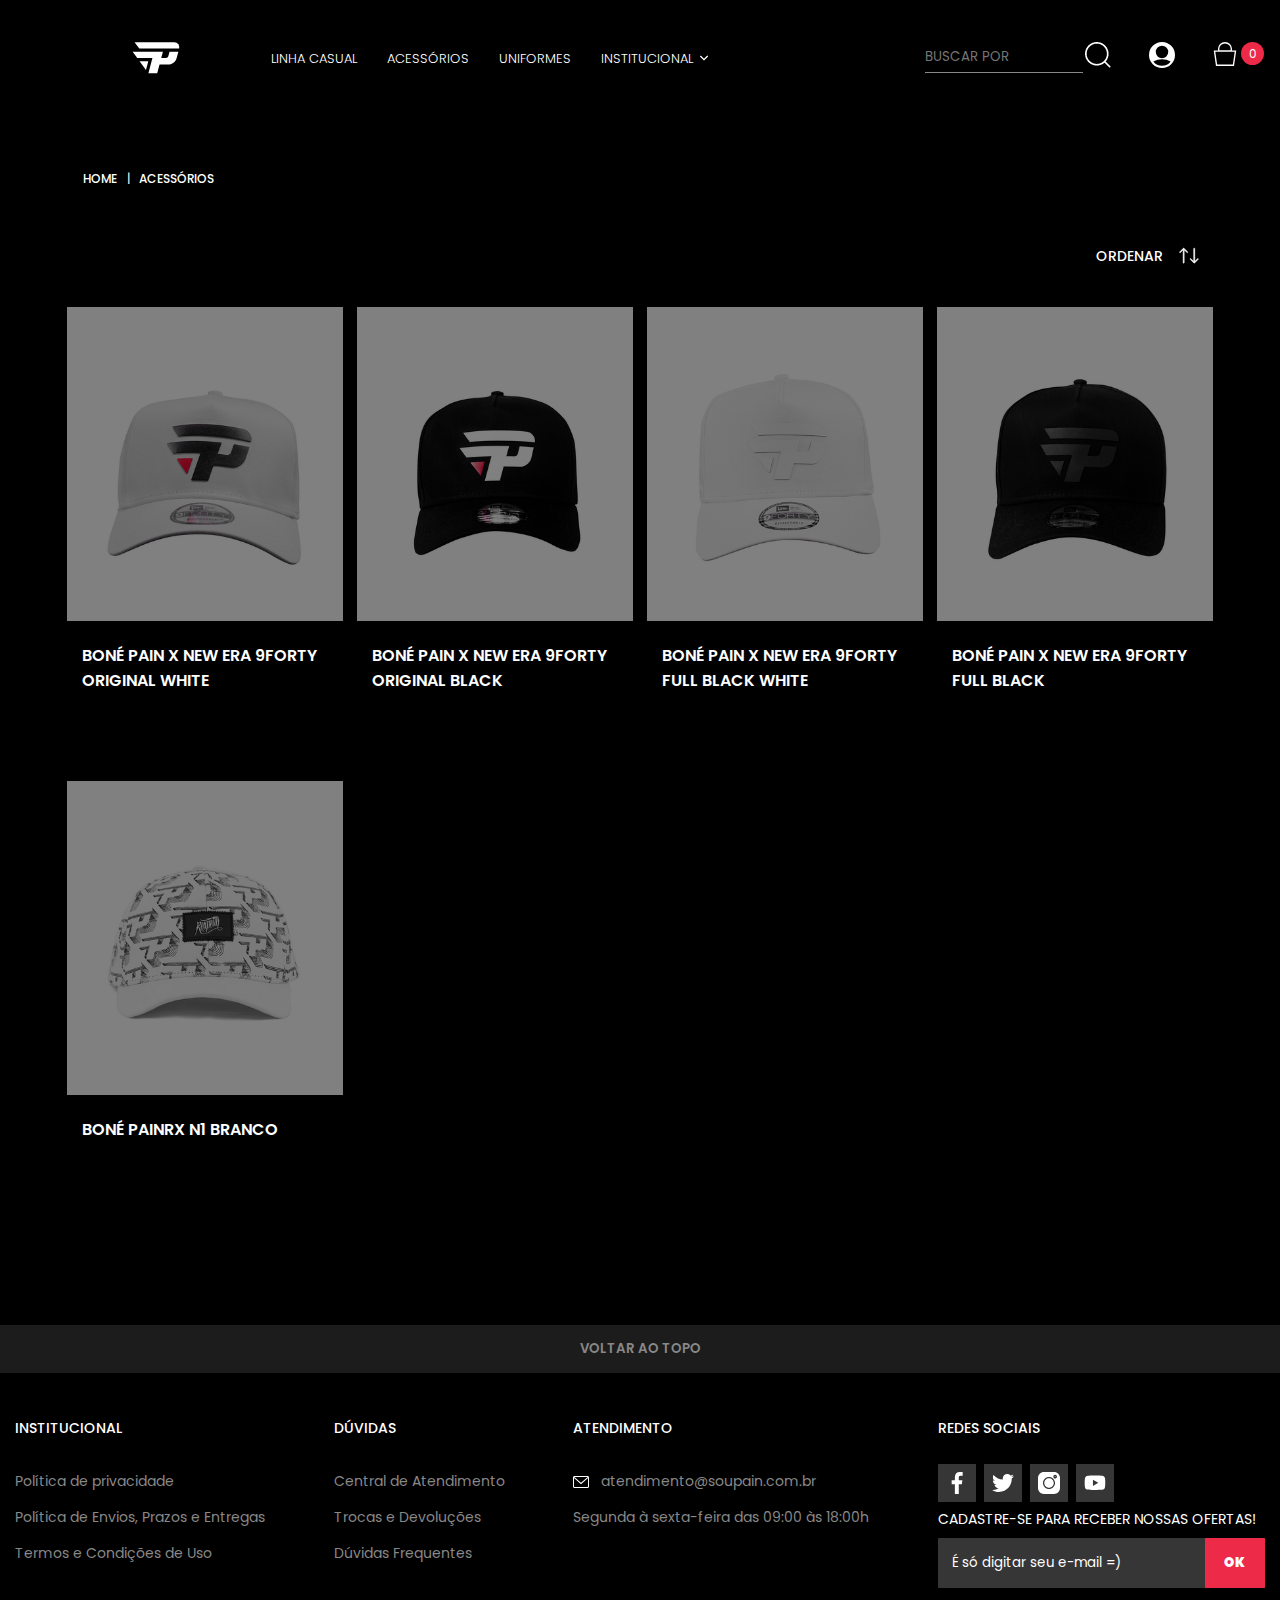
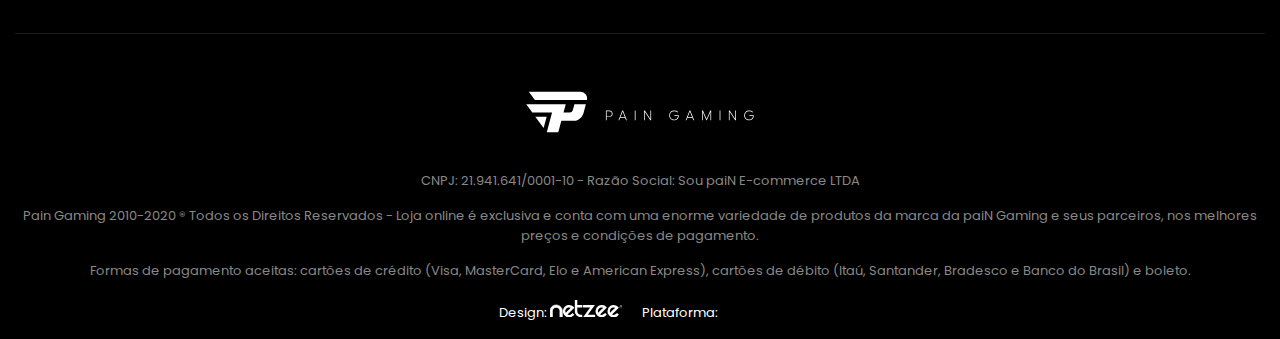
<file: páginas/acessorios/index.html>
<!DOCTYPE html>
<html lang="pt-BR">
<head>
    <meta charset="UTF-8">
    <meta http-equiv="X-UA-Compatible" content="IE=edge">
    <meta name="viewport" content="width=device-width, initial-scale=1.0">
    <link rel="shortcut icon" href="imagens/favicon.webp" type="image/x-icon">
    <link rel="stylesheet" href="css/style.css">
    
    <link rel="stylesheet" href="css/header.css">
    <link rel="stylesheet" href="css/main.css">
    <link rel="stylesheet" href="css/footer.css">
    <link rel="stylesheet" href="css/media.css">
 
    <title>paiN Gaming</title>
</head>
<body >
    <div class="hide" onclick="fecharMobile()"></div>
    <header class="container container-mobile">

        <div class="menu" onclick="menuMobile()">
            <div class="line"></div>
            <div class="line"></div>
            <div class="line"></div>
        </div>

        <div class="header-logo celular-none">
            <h1 class="celular-none">
                <svg id="Layer_1" data-name="Layer 1" xmlns="http://www.w3.org/2000/svg" xmlns:xlink="http://www.w3.org/1999/xlink" viewBox="0 0 841.89 297.64"><defs><style>.cls-1{fill:none;}.cls-2{clip-path:url(#clip-path);}.cls-3{fill:#fff;}</style><clipPath id="clip-path" transform="translate(-2585.67 0)"><rect class="cls-1" x="2585.67" width="841.89" height="297.64"></rect></clipPath></defs><title>Logo_paiN (4)</title><g class="cls-2"><rect width="841.89" height="297.64"></rect><polygon class="cls-3" points="384.19 193.79 360.87 161.94 392.72 161.94 384.19 193.79"></polygon><g class="cls-2"><path class="cls-3" d="M3091.49,115.33A18.47,18.47,0,0,0,3073.81,92H2928.24l17.06,23.37Z" transform="translate(-2585.67 0)"></path><path class="cls-3" d="M3056.24,173.61c10.82,0,22.08-10.09,25.2-20.45l7-26.33h-32.28l-4.51,17a9,9,0,0,1-8.59,6.43h-17.37l6.25-23.45H2921.07l17,23.34h55.5l-14.72,55.51H3011l8.57-32.07Z" transform="translate(-2585.67 0)"></path></g></g></svg>
            </h1>
            <nav class="header-navegacao celular-none">
                <ul class="header-navegacao-lista">
                    <li>
                        <a target="_blank" href="https://www.soupain.com.br/vestuario">LINHA CASUAL</a>
                    </li>
                    <li>
                        <a target="_blank" href="https://www.soupain.com.br/acessorios">ACESSÓRIOS</a>
                    </li>
                    <li>
                        <a target="_blank" href="https://www.soupain.com.br/uniforme-oficial?O=OrderByReleaseDateDESC">UNIFORMES</a>
                    </li>
                    <li class="header-navegacao-dropdown">
                        <a>INSTITUCIONAL
                            <svg xmlns="http://www.w3.org/2000/svg" xmlns:xlink="http://www.w3.org/1999/xlink" width="8" height="8" viewBox="0 0 8 8" fill="#ffffff"><g transform="translate(8) rotate(90)"><g data-name="271228" transform="translate(1.65)"><path data-name="Caminho 53106" d="M4.572,4.312l-3.56,3.56a.439.439,0,0,1-.619,0L.131,7.61a.438.438,0,0,1,0-.619L3.121,4,.128,1.009a.439.439,0,0,1,0-.619L.39.128a.439.439,0,0,1,.619,0L4.572,3.691a.442.442,0,0,1,0,.621Z"/></g></g></svg>
                        </a>
                        <div class="header-navegacao-segundo-nivel">
                            <ul>
                                <li><a target="_blank" href="https://www.soupain.com.br/institucional/politica-privacidade">Política de privacidade</a></li>
                                <li><a target="_blank" href="https://www.soupain.com.br/institucional/politica-envio">Política de Envios, Prazos e Entregas</a></li>
                                <li><a target="_blank" href="https://www.soupain.com.br/institucional/termos-condicoes">Termos e Condições de Uso</a></li>
                                <li><a target="_blank" href="https://www.soupain.com.br/institucional/fale-conosco">Central de Atendimento</a></li>
                                <li><a target="_blank" href="https://www.soupain.com.br/institucional/trocas-devolucoes">Trocas e Devoluções</a></li>
                                <li><a target="_blank" href="https://www.soupain.com.br/institucional/duvidas-frequentes">Dúvidas Frequentes</a></li>
                            </ul>
                        </div>
                    </li>
                </ul>
            </nav>
        </div>
        
        <div class="header-usuario">
            <input class="celular-none" placeholder="BUSCAR POR" type="text">
            <img class="header-input-search celular-none" src="imagens/bt-search.png" alt="">

            <div class="header-usuario-conta celular-none">
                <svg xmlns="http://www.w3.org/2000/svg" width="26" height="26"><defs><clipPath id="login"><path stroke-width=".2" fill="#fff" stroke="#000" d="M1484 53h26v26h-26z"></path></clipPath></defs><g transform="translate(-1484 -53)" clip-path="url(#login)"><g data-name="2"><g data-name="Grupo 1009"><path data-name="Caminho 53107" d="M1497 53a13 13 0 1013 13 13.015 13.015 0 00-13-13zm0 3.792a6.229 6.229 0 11-6.229 6.229 6.236 6.236 0 016.229-6.229zm0 20.042a10.812 10.812 0 01-8.657-4.348 20.4 20.4 0 018.657-2.153 20.4 20.4 0 018.657 2.152 10.812 10.812 0 01-8.657 4.348z" fill="#fff"></path></g></g></g></svg>
                <div class="header-usuario-conta-segundo-nivel">
                    <ul class="header-usuario-conta-segundo-nivel-lista">
                        <li>
                            <a target="_blank" href="https://www.soupain.com.br/account" class="login">ACESSAR MINHA CONTA</a>
                        </li>
                        <li>
                            <a target="_blank" href="https://www.soupain.com.br/login?ReturnUrl=%2f_secure%2faccount" class="cadastro">Quero me cadastrar</a>
                        </li>
                    </ul>
                </div>
            </div>
            <div class="header-usuario-sacola">
                <div  onclick="abrir()" >
                    <svg class="header-usuario-sacola-svg" xmlns="http://www.w3.org/2000/svg" width="24" height="24"><defs><clipPath id="cart"><path transform="translate(1601 55)" fill="#fff" d="M0 0h24v24H0z"></path></clipPath></defs><g transform="translate(-1601 -55)" clip-path="url(#cart)"><path data-name="bg" d="M1604.575 78.295l-2.054-14.118h20.957l-2.055 14.118zm14.458-14.245h-12.068a6.351 6.351 0 01-.318-1.991 6.36 6.36 0 016.352-6.353 6.361 6.361 0 016.353 6.353 6.332 6.332 0 01-.318 1.99h0z" fill="none" stroke="#fff" stroke-width="1.353"></path></g></svg>
                    <span class="header-usuario-sacola-contagem-produtos">0</span>
                </div>
                <div class="header-usuario-sacola-abrir">
                    <div class="header-usuario-sacola-abrir-header">
                        <strong>MEU CARRINHO</strong>
                        <span onclick="fechar()" class="fechar">
                            <svg  xmlns="http://www.w3.org/2000/svg" width="16" height="16" viewBox="0 0 16 16"><path d="M22 20.866l6.633-6.634a.8.8 0 0 1 1.133 1.133L23.128 22l6.634 6.633a.8.8 0 0 1-1.133 1.133L22 23.128l-6.633 6.634a.8.8 0 0 1-1.133-1.133L20.866 22l-6.634-6.633a.8.8 0 0 1 1.133-1.133z" data-name="Caminho 518" transform="translate(-13.997 -13.997)"></path></svg>
                        </span>
                    </div>
                    <div class="header-usuario-sacola-abrir-itens">
                    </div>
                    <div class="header-usuario-sacola-abrir-footer">
                        <div class="block-text">
                            <p>* Calcule seu frete na página de finalização.</p>
                            <p>* Insira seu cupom de desconto na página de finalização.</p>
                        </div>
                        <div class="finalizar-compra">
                            <div class="finalizar-compra-infos">
                                <p>ITENS: 0
                                    </p>
                                <p>SUBTOTAL: R$ 0,00</p>
                            </div>
                            <div class="finalizar-compra-botao">
                                <a href="https://www.soupain.com.br/checkout/#/cart">FINALIZAR</a>
                            </div>
                        </div>
                    </div>
                </div>
                
                
            </div>
        </div>

    </header>

    
    <nav class="mobile-menu desktop-none">
        <div class="mobile-elementos"></div>
        <div class="mobile-search-menu">
            <input placeholder="O QUE PROCURA?" type="text" name="" id="">
            <img src="imagens/bt-search.png" alt="">
        </div>
        <div class="mobile-categorias">
            <ul>
                <li class="lista"><a href="#">LINHA CASUAL</a></li>
                <li class="lista"><a href="#">ACESSÓRIOS</a></li>
                <li class="lista"><a href="#">UNIFORME</a></li>
                <li class="lista mobile-header-navegacao-dropdown">
                    <a onclick="institucional()">INSTITUCIONAL
                        <svg xmlns="http://www.w3.org/2000/svg" xmlns:xlink="http://www.w3.org/1999/xlink" width="8" height="8" viewBox="0 0 8 8" fill="#ffffff"><g transform="translate(8) rotate(90)"><g data-name="271228" transform="translate(1.65)"><path data-name="Caminho 53106" d="M4.572,4.312l-3.56,3.56a.439.439,0,0,1-.619,0L.131,7.61a.438.438,0,0,1,0-.619L3.121,4,.128,1.009a.439.439,0,0,1,0-.619L.39.128a.439.439,0,0,1,.619,0L4.572,3.691a.442.442,0,0,1,0,.621Z"/></g></g></svg>
                    </a>
                    <svg class="mobile-segundo-nivel-icon" xmlns="http://www.w3.org/2000/svg" version="1.0" width="11px" height="11px" viewBox="0 0 25.000000 25.000000" preserveAspectRatio="xMidYMid meet">
                        <g transform="translate(0.000000,25.000000) scale(0.100000,-0.100000)" fill="#fff" stroke="none">
                        <path d="M70 222 c0 -4 20 -28 45 -52 l45 -44 -47 -48 c-26 -26 -44 -51 -40 -55 9 -8 107 86 107 102 0 12 -91 105 -103 105 -4 0 -7 -4 -7 -8z"/>
                        </g>
                    </svg>
                    <ul>
                        <li><a href="#">Política de privacidade</a></li>
                        <li><a href="#">Política de Envios,Prazos e Entregas</a></li>
                        <li><a href="#">Termos e Condições de Uso</a></li>
                        <li><a href="#">Central de Atendimento</a></li>
                        <li><a href="#">Trocas e Devoluções</a></li>
                        <li><a href="#">Dúvidas Frequentes</a></li>
                    </ul>
                </li>
            </ul>
        </div>
        <div class="mobile-login">
            <svg xmlns="http://www.w3.org/2000/svg" width="26" height="26">
                <defs>
                  <clipPath id="login2">
                    <path stroke-width=".2" fill="#fff" stroke="#000" d="M1484 53h26v26h-26z"></path>
                  </clipPath>
                </defs>
                <g transform="translate(-1484 -53)" clip-path="url(#login2)">
                  <g data-name="2">
                    <g data-name="Grupo 1009">
                      <path data-name="Caminho 53107" d="M1497 53a13 13 0 1013 13 13.015 13.015 0 00-13-13zm0 3.792a6.229 6.229 0 11-6.229 6.229 6.236 6.236 0 016.229-6.229zm0 20.042a10.812 10.812 0 01-8.657-4.348 20.4 20.4 0 018.657-2.153 20.4 20.4 0 018.657 2.152 10.812 10.812 0 01-8.657 4.348z" fill="#fff"></path>
                    </g>
                  </g>
                </g>
            </svg>
            <span>FAZER LOGIN</span>
            <svg class="mobile-segundo-nivel-icon mobile-login-segundo" xmlns="http://www.w3.org/2000/svg" version="1.0" width="11px" height="11px" viewBox="0 0 25.000000 25.000000" preserveAspectRatio="xMidYMid meet">
                <g transform="translate(0.000000,25.000000) scale(0.100000,-0.100000)" fill="#fff" stroke="none">
                <path d="M70 222 c0 -4 20 -28 45 -52 l45 -44 -47 -48 c-26 -26 -44 -51 -40 -55 9 -8 107 86 107 102 0 12 -91 105 -103 105 -4 0 -7 -4 -7 -8z"/>
                </g>
            </svg>
        </div>
    </nav>
    <div class="hide "></div>
    
   
    <main>

        <section class="main-produtos-secao container-mobile">
            <div class="main-produtos-secao-link">
                <ul>
                    <li><a href="#">HOME</a></li>
                    <li><a href="#">ACESSÓRIOS</a></li>
                </ul>
            </div>
            <div class="main-produtos-filtro">
                   
                <fieldset>
                    <label for="select">ORDENAR <svg xmlns="http://www.w3.org/2000/svg" width="22" height="22" style="&#10;    background: black;&#10;"><defs><clipPath id="clip-path"><path id="RetÃƒÆ’Ã†â€™Ãƒâ€ Ã¢â‚¬â„¢ÃƒÆ’Ã¢â‚¬Å¡Ãƒâ€šÃ‚Â¢ngulo_648" data-name="RetÃƒÆ’Ã†â€™Ãƒâ€ Ã¢â‚¬â„¢ÃƒÆ’Ã¢â‚¬Å¡Ãƒâ€šÃ‚Â¢ngulo 648" class="cls-1" transform="rotate(-90 54 -33)" d="M0 0h22v22H0z"/></clipPath><style>.cls-1{fill:#fff;stroke:#ffffff;stroke-width:.6px}</style></defs><g id="Grupo_de_mÃƒÆ’Ã†â€™Ãƒâ€ Ã¢â‚¬â„¢ÃƒÆ’Ã¢â‚¬Å¡Ãƒâ€šÃ‚Â¡scara_284" data-name="Grupo de mÃƒÆ’Ã†â€™Ãƒâ€ Ã¢â‚¬â„¢ÃƒÆ’Ã¢â‚¬Å¡Ãƒâ€šÃ‚Â¡scara 284" transform="rotate(90 54 -33)" clip-path="url(#clip-path)"><g id="_159791" data-name="159791" transform="translate(90.143 .679)"><g id="Grupo_1079" data-name="Grupo 1079"><path id="Caminho_53259" data-name="Caminho 53259" class="cls-1" d="M19.416 18.746a.471.471 0 00-.471-.471H6.04l2.821-2.821a.469.469 0 00-.663-.663l-3.622 3.622a.467.467 0 000 .663L8.2 22.7a.47.47 0 00.667-.663l-2.823-2.823h12.909a.466.466 0 00.463-.468z" transform="translate(-4.434 -4.086)"/><path id="Caminho_53260" data-name="Caminho 53260" class="cls-1" d="M19.277 3.756L15.655.138a.469.469 0 00-.663.662l2.821 2.821H4.9a.471.471 0 100 .943h12.913l-2.821 2.814a.47.47 0 00.667.663l3.622-3.622a.471.471 0 00-.004-.663z" transform="translate(-4.433)"/></g></g></g></svg>
                    </label>
                    <select name="select" id="select" size="9">
                        <option value="">Selecione</option>
                        <option value="">Maior Preço</option>
                        <option value="">Menor Preço</option>
                        <option value="">Mais vendidos</option>
                        <option value="">Melhores Avaliações</option>
                        <option value="">A - Z</option>
                        <option value="">Z - A</option>
                        <option value="">Data de Lançamento</option>
                        <option value="">Melhor Desconto</option>
                    </select>
                </fieldset>

            </div>
            <div  class="main-produtos">
                
                <a target="_blank" href="https://www.soupain.com.br/calcapainrxn1branco/p" class="main-produto-esquerda">
                    <img src="imagens/img-item1.png" alt="">
                    <div>
                        <p class="main-produto-titulo">BONÉ PAIN X NEW ERA 9FORTY ORIGINAL WHITE</p>
                        
                    </div>
                    <div>
                        <button>INDISPONIVEL</button>
                    </div>
                </a>
                <a target="_blank" href="https://www.soupain.com.br/calcapainrxn1/p" class="main-produto-direita">
                    <img src="imagens/img-item2.png" alt="">
                    <div>
                        <p class="main-produto-titulo">BONÉ PAIN X NEW ERA 9FORTY ORIGINAL BLACK</p>
                    </div>
                    <div>
                        <button>INDISPONIVEL</button>
                    </div>
                </a>
                <a target="_blank" href="https://www.soupain.com.br/moletompainrxn1preto/p" class="main-produto3">
                    <img src="imagens/img-item3.png" alt="">
                    <div>
                        <p class="main-produto-titulo">BONÉ PAIN X NEW ERA 9FORTY FULL BLACK WHITE</p> 
                    </div>
                    <div>
                        <button>INDISPONIVEL</button>
                    </div>
                </a>
                <a target="_blank" href="https://www.soupain.com.br/moletompainrxn1preto/p" class="main-produto3">
                    <img src="imagens/img-item4.png" alt="">
                    <div>
                        <p class="main-produto-titulo">BONÉ PAIN X NEW ERA 9FORTY FULL BLACK</p>
                    </div>
                    <div>
                        <button>INDISPONIVEL</button>
                    </div>
                </a>
                <a target="_blank" href="https://www.soupain.com.br/moletompainrxn1preto/p" class="main-produto3">
                    <img src="imagens/img-item5.png" alt="">
                    <div>
                        <p class="main-produto-titulo">BONÉ PAINRX N1 BRANCO</p>     
                    </div>
                    <div>
                        <button>INDISPONIVEL</button>
                    </div>
                </a>
            </div>
        </section>

    </main>


    
 
    <button class="container to-top">VOLTAR AO TOPO</button>
        
        
       
    <footer class="container">
        <section class="footer-section-primaria container-mobile">
            <div class="footer-mobile-lista">
                <h3 onclick="footerLista1()">INSTITUCIONAL
                    <svg class="icon1 ico-arrow visible-mobile" xmlns="http://www.w3.org/2000/svg" width="14" height="14"><path d="M6.989 10.493a1 1 0 0 1-.639-.23L.361 5.272a1 1 0 0 1 1.277-1.537l5.351 4.469 5.351-4.309a1 1 0 0 1 1.408.15 1 1 0 0 1-.141 1.459l-5.989 4.819a1 1 0 0 1-.629.17z"></path></svg>
                </h3>   
                
                <ul class="ul1">
                    <li>
                        <a target="_blank" href="https://www.soupain.com.br/institucional/politica-privacidade">Política de privacidade</a>
                    </li>
                    <li>
                        <a target="_blank" href="https://www.soupain.com.br/institucional/politica-envio">Política de Envios, Prazos e Entregas</a>
                    </li>
                    <li>
                        <a target="_blank" href="https://www.soupain.com.br/institucional/termos-condicoes">Termos e Condições de Uso</a>
                    </li>
                </ul>         
            </div>
            <div class="footer-mobile-lista">
                <h3 onclick="footerLista2()">DÚVIDAS
                    <svg class="icon2 ico-arrow visible-mobile" xmlns="http://www.w3.org/2000/svg" width="14" height="14"><path d="M6.989 10.493a1 1 0 0 1-.639-.23L.361 5.272a1 1 0 0 1 1.277-1.537l5.351 4.469 5.351-4.309a1 1 0 0 1 1.408.15 1 1 0 0 1-.141 1.459l-5.989 4.819a1 1 0 0 1-.629.17z"></path></svg>
                </h3>
                
                <ul class="ul2">
                    <li><a target="_blank" href="https://www.soupain.com.br/institucional/fale-conosco">Central de Atendimento</a></li>
                    <li><a target="_blank" href="https://www.soupain.com.br/institucional/trocas-devolucoes">Trocas e Devoluções</a></li>
                    <li><a target="_blank" href="https://www.soupain.com.br/institucional/duvidas-frequentes">Dúvidas Frequentes</a></li>
                </ul>
            </div>
            <div class="footer-mobile-lista">
                <h3 onclick="footerLista3()">ATENDIMENTO
                    <svg class="icon3 ico-arrow visible-mobile" xmlns="http://www.w3.org/2000/svg" width="14" height="14"><path d="M6.989 10.493a1 1 0 0 1-.639-.23L.361 5.272a1 1 0 0 1 1.277-1.537l5.351 4.469 5.351-4.309a1 1 0 0 1 1.408.15 1 1 0 0 1-.141 1.459l-5.989 4.819a1 1 0 0 1-.629.17z"></path></svg>
                </h3>
                
                <ul class="ul3">
                    <li>
                        <a target="_blank" class="footer-contato" href="mailto:atendimento@soupain.com.br">
                            <svg width="16" height="16" xmlns="http://www.w3.org/2000/svg" viewBox="0 0 479.058 479.058">
                            <path d="m434.146 59.882h-389.234c-24.766 0-44.912 20.146-44.912 44.912v269.47c0 24.766 20.146 44.912 44.912 44.912h389.234c24.766 0 44.912-20.146 44.912-44.912v-269.47c0-24.766-20.146-44.912-44.912-44.912zm0 29.941c2.034 0 3.969.422 5.738 1.159l-200.355 173.649-200.356-173.649c1.769-.736 3.704-1.159 5.738-1.159zm0 299.411h-389.234c-8.26 0-14.971-6.71-14.971-14.971v-251.648l199.778 173.141c2.822 2.441 6.316 3.655 9.81 3.655s6.988-1.213 9.81-3.655l199.778-173.141v251.649c-.001 8.26-6.711 14.97-14.971 14.97z"></path>
                            </svg>
                            atendimento@soupain.com.br
                        </a>
                    </li>
                </ul>
                <span class="span">Segunda à sexta-feira das 09:00 às 18:00h</span>
            </div>
            <div class="footer-redes">
                <h3>REDES SOCIAIS</h3>
                <ul>
                    <li>
                        <a target="_blank" href="https://www.facebook.com/paingamingbr">
                            <svg xmlns="http://www.w3.org/2000/svg" enable-background="new 0 0 24 24" height="22" viewBox="0 0 24 24" width="22">
                            <path d="m15.997 3.985h2.191v-3.816c-.378-.052-1.678-.169-3.192-.169-3.159 0-5.323 1.987-5.323 5.639v3.361h-3.486v4.266h3.486v10.734h4.274v-10.733h3.345l.531-4.266h-3.877v-2.939c.001-1.233.333-2.077 2.051-2.077z"></path>
                            </svg>
                        </a>
                    </li>
                    <li>
                        <a target="_blank" href="https://twitter.com/paingamingbr">
                            <svg xmlns="http://www.w3.org/2000/svg" xmlns:xlink="http://www.w3.org/1999/xlink" viewBox="0 0 512 512"        xml:space="preserve" height="22" width="22">
                            <path d="M512,97.248c-19.04,8.352-39.328,13.888-60.48,16.576c21.76-12.992,38.368-33.408,46.176-58.016    c-20.288,12.096-42.688,20.64-66.56,25.408C411.872,60.704,384.416,48,354.464,48c-58.112,0-104.896,47.168-104.896,104.992    c0,8.32,0.704,16.32,2.432,23.936c-87.264-4.256-164.48-46.08-216.352-109.792c-9.056,15.712-14.368,33.696-14.368,53.056    c0,36.352,18.72,68.576,46.624,87.232c-16.864-0.32-33.408-5.216-47.424-12.928c0,0.32,0,0.736,0,1.152    c0,51.008,36.384,93.376,84.096,103.136c-8.544,2.336-17.856,3.456-27.52,3.456c-6.72,0-13.504-0.384-19.872-1.792    c13.6,41.568,52.192,72.128,98.08,73.12c-35.712,27.936-81.056,44.768-130.144,44.768c-8.608,0-16.864-0.384-25.12-1.44    C46.496,446.88,101.6,464,161.024,464c193.152,0,298.752-160,298.752-298.688c0-4.64-0.16-9.12-0.384-13.568    C480.224,136.96,497.728,118.496,512,97.248z"></path>
                            </svg>
                        </a>
                    </li>
                    <li>
                        <a target="_blank" href="https://www.instagram.com/paingamingbr/">
                            <svg xmlns="http://www.w3.org/2000/svg" viewBox="0 0 512.00096 512.00096" height="22" width="22">
                                <path d="m373.40625 0h-234.8125c-76.421875 0-138.59375 62.171875-138.59375 138.59375v234.816406c0 76.417969 62.171875 138.589844 138.59375 138.589844h234.816406c76.417969 0 138.589844-62.171875 138.589844-138.589844v-234.816406c0-76.421875-62.171875-138.59375-138.59375-138.59375zm-117.40625 395.996094c-77.195312 0-139.996094-62.800782-139.996094-139.996094s62.800782-139.996094 139.996094-139.996094 139.996094 62.800782 139.996094 139.996094-62.800782 139.996094-139.996094 139.996094zm143.34375-246.976563c-22.8125 0-41.367188-18.554687-41.367188-41.367187s18.554688-41.371094 41.367188-41.371094 41.371094 18.558594 41.371094 41.371094-18.558594 41.367187-41.371094 41.367187zm0 0"></path>
                                <path d="m256 146.019531c-60.640625 0-109.980469 49.335938-109.980469 109.980469 0 60.640625 49.339844 109.980469 109.980469 109.980469 60.644531 0 109.980469-49.339844 109.980469-109.980469 0-60.644531-49.335938-109.980469-109.980469-109.980469zm0 0"></path>
                                <path d="m399.34375 96.300781c-6.257812 0-11.351562 5.09375-11.351562 11.351563 0 6.257812 5.09375 11.351562 11.351562 11.351562 6.261719 0 11.355469-5.089844 11.355469-11.351562 0-6.261719-5.09375-11.351563-11.355469-11.351563zm0 0"></path>
                            </svg>
                        </a>
                    </li>
                    <li>
                        <a target="_blank" href="https://www.youtube.com/user/paingamingg">
                            <svg xmlns="http://www.w3.org/2000/svg" height="22" viewBox="-21 -117 682.66672 682" width="22">
                                <path d="m626.8125 64.035156c-7.375-27.417968-28.992188-49.03125-56.40625-56.414062-50.082031-13.703125-250.414062-13.703125-250.414062-13.703125s-200.324219 0-250.40625 13.183593c-26.886719 7.375-49.03125 29.519532-56.40625 56.933594-13.179688 50.078125-13.179688 153.933594-13.179688 153.933594s0 104.378906 13.179688 153.933594c7.382812 27.414062 28.992187 49.027344 56.410156 56.410156 50.605468 13.707031 250.410156 13.707031 250.410156 13.707031s200.324219 0 250.40625-13.183593c27.417969-7.378907 49.03125-28.992188 56.414062-56.40625 13.175782-50.082032 13.175782-153.933594 13.175782-153.933594s.527344-104.382813-13.183594-154.460938zm-370.601562 249.878906v-191.890624l166.585937 95.945312zm0 0"></path>
                            </svg>
                        </a>
                    </li>
                </ul>
                <span class="footer-cadastro">CADASTRE-SE PARA RECEBER NOSSAS OFERTAS!
                </span>
                <div class="footer-form">
                    <form action="#">
                        <input placeholder="É só digitar seu e-mail =)" type="text">
                        <button>OK</button>
                    </form>
                </div>
            </div>
            
        </section>
        <section class="footer-section-secundaria">
            <svg id="Layer_1" data-name="Layer 1" width="300" xmlns="http://www.w3.org/2000/svg" xmlns:xlink="http://www.w3.org/1999/xlink"     viewBox="0 0 841.89 297.64"><defs><style>.cls-1{fill:none;}.cls-2{clip-path:url(#clip-path);}.cls-3{fill:#fff;}</style><clipPath id="clip-path" transform="translate(-861.89 0)"><rect class="cls-1" x="861.89" width="841.89" height="297.64"></rect></clipPath></defs><title>Logo_paiN (2)</title><g class="cls-2"><rect width="841.89" height="297.64"></rect><polygon class="cls-3" points="150.47 193.79 127.15 161.94 159 161.94 150.47 193.79"></polygon><g class="cls-2"><path class="cls-3" d="M1134,115.33A18.47,18.47,0,0,0,1116.31,92H970.74l17.06,23.37Z" transform="translate(-861.89 0)"></path><path class="cls-3" d="M1098.75,173.61c10.81,0,22.08-10.09,25.19-20.45l7-26.33h-32.28l-4.51,17a9,9,0,0,1-8.59,6.43h-17.37l6.25-23.45H963.57l17,23.34H1036l-14.71,55.51h32.21l8.57-32.07Z" transform="translate(-861.89 0)"></path><path class="cls-3" d="M1189.26,162.3v9.53h-2.1V144.62h9.37a9.91,9.91,0,0,1,3.79.7,9.08,9.08,0,0,1,3,1.88,8.45,8.45,0,0,1,1.91,2.8,8.83,8.83,0,0,1,.67,3.44,9.1,9.1,0,0,1-.67,3.53,7.85,7.85,0,0,1-1.93,2.8,9,9,0,0,1-3.08,1.85,11.69,11.69,0,0,1-4.09.68Zm0-15.73v13.78h7.07a8.43,8.43,0,0,0,3.12-.54,6.72,6.72,0,0,0,2.32-1.47,6.26,6.26,0,0,0,1.47-2.2,7.11,7.11,0,0,0,.52-2.74,6.68,6.68,0,0,0-.52-2.66,6.33,6.33,0,0,0-1.49-2.17,7,7,0,0,0-2.44-1.47,10,10,0,0,0-3.38-.53Z" transform="translate(-861.89 0)"></path><path class="cls-3" d="M1240.89,164.64h-13.62l-2.82,7.19h-2.15l10.77-27.21h2.1l10.8,27.21h-2.26Zm-6.79-17.28-6,15.29h12Z" transform="translate(-861.89 0)"></path><rect class="cls-3" x="406.29" y="144.62" width="2.11" height="27.21"></rect><polygon class="cls-3" points="434.25 147.88 434.25 171.82 432.22 171.82 432.22 144.62 434.44 144.62 450.09 168.57 450.09 144.62 452.12 144.62 452.12 171.82 449.89 171.82 434.25 147.88"></polygon><path class="cls-3" d="M1391.73,159.39a13,13,0,0,1-.89,4.75,12.66,12.66,0,0,1-2.57,4.07,12.47,12.47,0,0,1-9.29,3.93,14.82,14.82,0,0,1-5.64-1,14.05,14.05,0,0,1-4.49-2.9,13,13,0,0,1-3-4.41,14.2,14.2,0,0,1-1.08-5.58,13.85,13.85,0,0,1,4.13-10,13.93,13.93,0,0,1,4.47-2.89,14.28,14.28,0,0,1,5.46-1.06,14.45,14.45,0,0,1,6.12,1.24,12.6,12.6,0,0,1,4.6,3.53l-1.54,1.31a10.92,10.92,0,0,0-4-3,13,13,0,0,0-5.17-1,12.3,12.3,0,0,0-4.68.89,11.71,11.71,0,0,0-3.8,2.49,11.55,11.55,0,0,0-2.54,3.77,11.9,11.9,0,0,0-.93,4.72,12.62,12.62,0,0,0,.89,4.77,11.35,11.35,0,0,0,2.5,3.77,12.08,12.08,0,0,0,3.82,2.51,12.75,12.75,0,0,0,4.86.91,10.86,10.86,0,0,0,4.19-.8,10.25,10.25,0,0,0,3.32-2.16,10.82,10.82,0,0,0,3.17-7.09h-10.32v-2h12.39Z" transform="translate(-861.89 0)"></path><path class="cls-3" d="M1429.7,164.64h-13.63l-2.81,7.19h-2.15l10.76-27.21H1424l10.8,27.21h-2.26Zm-6.79-17.28-6,15.29h12Z" transform="translate(-861.89 0)"></path><polygon class="cls-3" points="597.08 148.83 597.08 171.82 595.09 171.82 595.09 144.62 597.47 144.62 607.88 168.61 618.25 144.62 620.63 144.62 620.63 171.82 618.6 171.82 618.6 148.75 608.43 171.82 607.24 171.82 597.08 148.83"></polygon><rect class="cls-3" x="644.46" y="144.62" width="2.1" height="27.21"></rect><polygon class="cls-3" points="672.42 147.88 672.42 171.82 670.39 171.82 670.39 144.62 672.62 144.62 688.26 168.57 688.26 144.62 690.29 144.62 690.29 171.82 688.06 171.82 672.42 147.88"></polygon><path class="cls-3" d="M1602.1,159.39a13,13,0,0,1-.89,4.75,12.66,12.66,0,0,1-2.57,4.07,12.47,12.47,0,0,1-9.29,3.93,14.82,14.82,0,0,1-5.64-1,14.05,14.05,0,0,1-4.49-2.9,13,13,0,0,1-3-4.41,14.2,14.2,0,0,1-1.08-5.58,13.85,13.85,0,0,1,4.13-10,13.93,13.93,0,0,1,4.47-2.89,14.28,14.28,0,0,1,5.46-1.06,14.45,14.45,0,0,1,6.12,1.24A12.6,12.6,0,0,1,1600,149l-1.54,1.31a10.92,10.92,0,0,0-4-3,13,13,0,0,0-5.17-1,12.3,12.3,0,0,0-4.68.89,11.71,11.71,0,0,0-3.8,2.49,11.55,11.55,0,0,0-2.54,3.77,11.9,11.9,0,0,0-.93,4.72,12.62,12.62,0,0,0,.89,4.77,11.35,11.35,0,0,0,2.5,3.77,12.08,12.08,0,0,0,3.82,2.51,12.75,12.75,0,0,0,4.86.91,10.86,10.86,0,0,0,4.19-.8,10.25,10.25,0,0,0,3.32-2.16,10.82,10.82,0,0,0,3.17-7.09h-10.32v-2h12.39Z"   transform="translate(-861.89 0)"></path></g></g>
            </svg>
            <div>
                <p>
                    CNPJ: 21.941.641/0001-10 - Razão Social: Sou paiN E-commerce LTDA
                </p>
                <p>
                    Pain Gaming 2010-2020 ® Todos os Direitos Reservados - Loja online é exclusiva e conta com uma enorme variedade de produtos da marca da paiN Gaming e seus parceiros, nos melhores preços e condições de pagamento.
                </p>
                <p>
                    Formas de pagamento aceitas: cartões de crédito (Visa, MasterCard, Elo e American Express), cartões de débito (Itaú, Santander, Bradesco e Banco do Brasil) e boleto.
                </p>
                <div class="footer-creditos">
                    <span>
                        Design:
                        <svg xmlns="http://www.w3.org/2000/svg" width="72.765" height="17.347"><defs><style>.cls-netzee1{fill:#fff}</style></defs><g><path data-name="Caminho 65" class="cls-1" d="M.5 12.654A6.27 6.27 0 011.823 10.7 6.2 6.2 0 013.79 9.378 5.962 5.962 0 016.181 8.9a5.944 5.944 0 012.4.479 6.258 6.258 0 011.966 1.321 6.194 6.194 0 011.335 1.947 5.977 5.977 0 01.479 2.4v6.183H9.917v-6.185a3.728 3.728 0 00-.288-1.445 3.574 3.574 0 00-.8-1.178 3.863 3.863 0 00-1.19-.8 3.782 3.782 0 00-1.456-.288 3.728 3.728 0 00-1.446.288 3.574 3.574 0 00-1.18.8 3.947 3.947 0 00-.8 1.177 3.687 3.687 0 00-.288 1.446v6.182H.02v-6.18a6.077 6.077 0 01.48-2.393z" transform="translate(-.02 -3.926)"></path><path data-name="Caminho 66" class="cls-netzee1" d="M33.231 16.9l1.734 1.735-.857.857a6.179 6.179 0 01-6.727 1.346 5.937 5.937 0 01-2-1.342 5.848 5.848 0 01-1.342-2.046 6.484 6.484 0 01-.445-2.324 6.16 6.16 0 018.484-5.7 6.04 6.04 0 012.046 1.356l.857.857-6.84 6.831a3.663 3.663 0 004.261-.714zM27.1 12.47a3.663 3.663 0 00-.711 4.259l1-1c.445-.445.922-.922 1.423-1.438s.989-.979 1.456-1.446.835-.812 1.091-1.067a3.708 3.708 0 00-2.212-.356 3.5 3.5 0 00-2.047 1.05z" transform="translate(-10.664 -3.954)"></path><path data-name="Caminho 67" class="cls-netzee1" d="M52.75 14.853V17.3h-1.217a6 6 0 01-2.391-.479 6.247 6.247 0 01-3.314-3.313 6 6 0 01-.479-2.391V.02H47.8v4.959h4.948v2.447H47.8v3.691a3.782 3.782 0 00.288 1.456 3.506 3.506 0 00.8 1.19 3.608 3.608 0 001.2.8 3.782 3.782 0 001.456.288z" transform="translate(-20.513 -.02)"></path><path data-name="Caminho 3890" class="cls-netzee1" d="M4.781-67.357l12.052.022L9.767-57.5h7.322v2.46L5-55.012l7.09-9.888H4.781z" transform="translate(28.071 72.285)"></path><path data-name="Caminho 66" class="cls-netzee1" d="M33.344 17.7l1.719 1.734c-.344.351-.855.89-1.239 1.209a6.419 6.419 0 01-6.433 1 6.28 6.28 0 01-1.913-1.356 5.426 5.426 0 01-1.3-1.959 7.049 7.049 0 01-.487-2.4 6.24 6.24 0 012.711-5.09 6.148 6.148 0 015.623-.666 7.009 7.009 0 012.226 1.463l.8.8-6.813 6.829a3.735 3.735 0 004.192-.643zm-6.118-4.391a3.672 3.672 0 00-.721 4.237c1.362-1.4 4.685-4.652 4.938-4.914a3.717 3.717 0 00-2.114-.387 3.607 3.607 0 00-2.1 1.063z" transform="translate(21.808 -4.811)"></path><path data-name="Caminho 66" class="cls-netzee1" d="M33.344 17.7l1.719 1.734c-.344.351-.855.89-1.239 1.209a6.419 6.419 0 01-6.433 1 6.28 6.28 0 01-1.913-1.356 5.426 5.426 0 01-1.3-1.959 7.049 7.049 0 01-.487-2.4 6.24 6.24 0 012.711-5.09 6.148 6.148 0 015.623-.666 7.009 7.009 0 012.226 1.463l.8.8-6.813 6.829a3.735 3.735 0 004.192-.643zm-6.118-4.391a3.672 3.672 0 00-.721 4.237c1.362-1.4 4.685-4.652 4.938-4.914a3.717 3.717 0 00-2.114-.387 3.607 3.607 0 00-2.1 1.063z" transform="translate(33.761 -4.76)"></path><g data-name="Grupo 291" transform="translate(69.509 5.02)"><path data-name="Caminho 3891" class="cls-netzee1" d="M546.031 68.656a1.617 1.617 0 111.159-.474 1.628 1.628 0 01-1.159.474zm.009-3.093a1.452 1.452 0 101.031.428 1.465 1.465 0 00-1.031-.428zm.36 1.628l.459.643h-.387l-.414-.59h-.358v.59h-.324v-1.706h.76c.4 0 .656.2.656.543a.508.508 0 01-.392.52zm-.274-.769h-.426v.538h.423c.211 0 .337-.1.337-.27s-.126-.269-.337-.269z" transform="translate(-544.408 -65.4)"></path></g></g></svg>
                    </span>
                    <span>
                        Plataforma:
                        <svg xmlns="http://www.w3.org/2000/svg" width="60" height="21"><defs><clipPath id="clip-path"><path id="Retângulo_617" data-name="Retângulo 617" transform="translate(1487 6645)" stroke="#707070" fill="#fff" d="M0 0h60v21H0z"></path></clipPath><style>.cls-vtex3{fill:#fff}</style></defs><g data-name="Grupo de máscara 262" transform="translate(-1487 -6645)" clip-path="url(#clip-path)"><g transform="translate(1488.116 6645)"><g id="Artboard"><g><path class="cls-vtex3" d="M37.048 7.015h-2.062v7.058a.243.243 0 01-.242.242h-1.588a.243.243 0 01-.242-.242V7.015h-2.076a.232.232 0 01-.242-.23v-1.25a.232.232 0 01.242-.23h6.206a.244.244 0 01.255.23v1.25a.244.244 0 01-.251.23z" transform="translate(4.521 .729)"></path><path data-name="Shape" class="cls-vtex3" d="M42.667 14.282a15.874 15.874 0 01-2.454.159c-1.565 0-2.947-.4-2.947-2.607V7.805c0-2.207 1.4-2.594 2.959-2.594a15.672 15.672 0 012.436.157c.17.025.242.085.242.242v1.133a.243.243 0 01-.242.242H40.11c-.566 0-.776.189-.776.825v1.1h3.236a.243.243 0 01.242.242v1.152a.243.243 0 01-.242.242h-3.236v1.286c0 .631.206.825.776.825h2.556a.243.243 0 01.242.242v1.133c.002.151-.071.225-.241.25z" transform="translate(5.514 .715)"></path><path data-name="Shape" class="cls-vtex3" d="M50.933 14.315H49a.319.319 0 01-.315-.189l-1.673-2.643-1.51 2.594c-.085.145-.17.242-.3.242h-1.79a.16.16 0 01-.189-.159.223.223 0 01.025-.085l2.63-4.375-2.654-4.165a.171.171 0 01-.025-.074.176.176 0 01.189-.159h1.952c.134 0 .23.121.3.23l1.56 2.456 1.51-2.454a.393.393 0 01.3-.23h1.8a.176.176 0 01.189.159.171.171 0 01-.025.074l-2.647 4.184 2.751 4.343a.27.27 0 01.036.121.171.171 0 01-.181.13z" transform="translate(6.397 .729)"></path><path data-name="Shape" class="cls-vtex3" d="M28.867 5.326a.189.189 0 00-.189.149l-1.762 6.518c-.025.134-.06.189-.17.189s-.145-.049-.17-.189l-1.755-6.518a.189.189 0 00-.189-.149H22.9a.189.189 0 00-.189.23l2.173 7.552a1.829 1.829 0 001.869 1.322 1.888 1.888 0 001.869-1.322c.034-.1 2.137-7.552 2.137-7.552a.189.189 0 00-.189-.228z" transform="translate(3.346 .733)"></path><path data-name="Shape" class="cls-vtex3" d="M22.42.053H4.347A1.877 1.877 0 002.7 2.8l1.812 3.445H1.234A1.182 1.182 0 00.169 7.982l5.815 10.989a1.2 1.2 0 002.13 0l1.578-2.977 1.982 3.75a1.86 1.86 0 003.287 0L24.025 2.7A1.8 1.8 0 0022.42.053zm-8.075 7.2l-3.965 7.434a.785.785 0 01-1.388 0L5.078 7.324a.731.731 0 01.646-1.074h8.009a.682.682 0 01.612 1z" transform="translate(-.031 -.053)"></path></g></g></g></g></svg>
                    </span>
                </div>
            </div>
        </section>
    </footer> 

    <script src="script.js"></script>
</body>
</html>
</file>
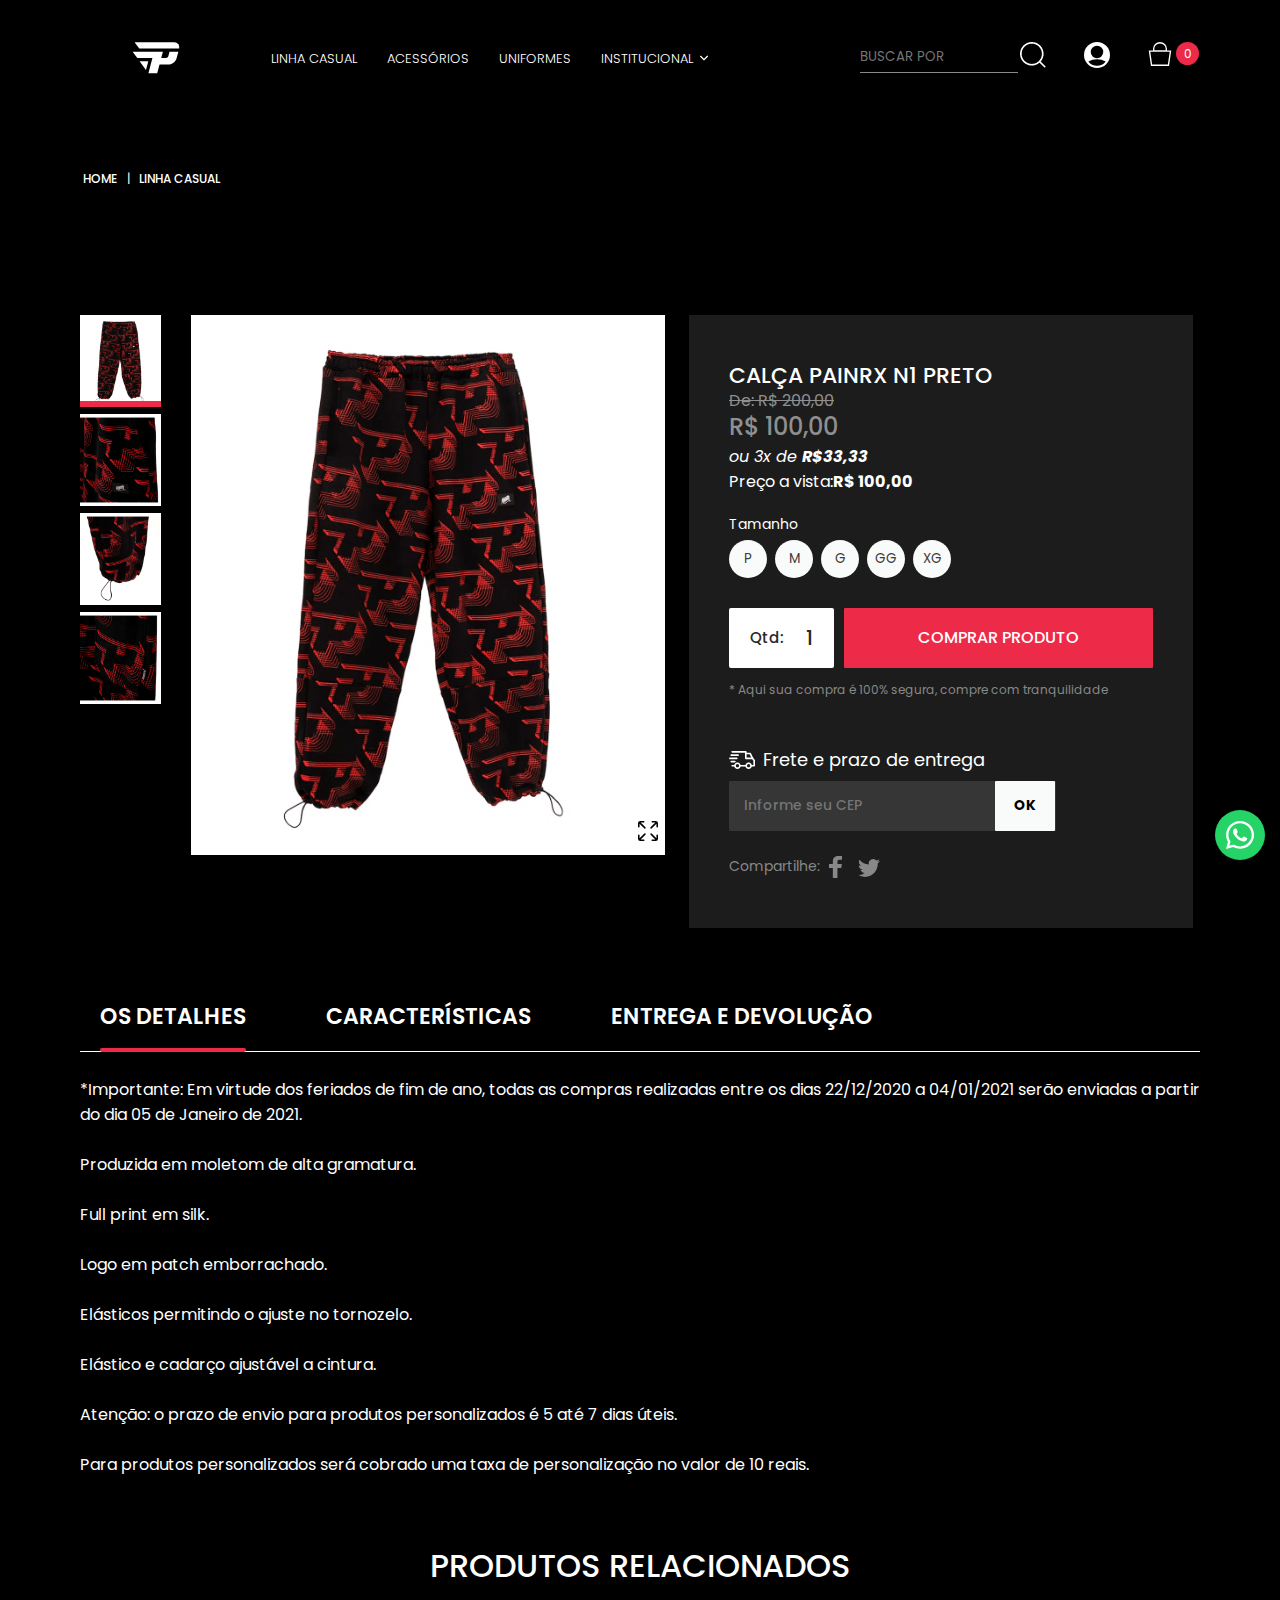
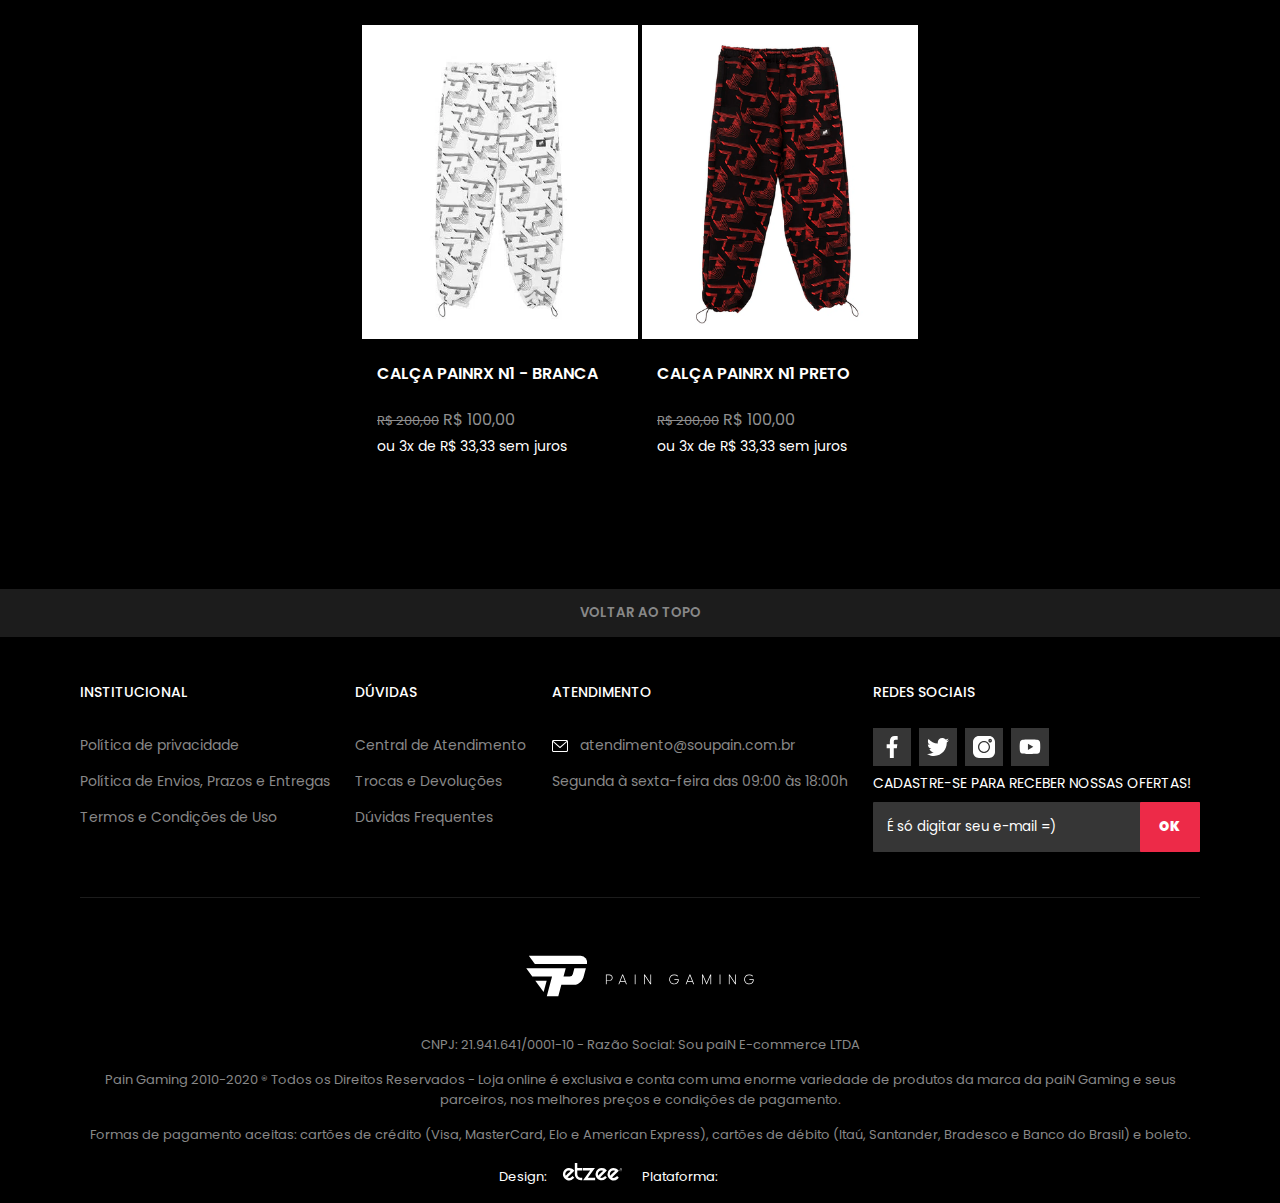
<file: páginas/compra-produto/index.html>
<!DOCTYPE html>
<html lang="pt-BR">
<head>
    <meta charset="UTF-8">
    <meta http-equiv="X-UA-Compatible" content="IE=edge">
    <meta name="viewport" content="width=device-width, initial-scale=1.0">
    <link rel="shortcut icon" href="imagens/favicon.webp" type="image/x-icon">
    <link rel="stylesheet" href="css/style.css">
    
    <link rel="stylesheet" href="css/header.css">
    <link rel="stylesheet" href="css/main.css">
    <link rel="stylesheet" href="css/footer.css">
    <link rel="stylesheet" href="css/media.css">
 
    <title>paiN Gaming</title>
</head>
<body >
    <div class="hide" onclick="fecharMobile()"></div>
    <header class="container container-mobile">

        <div class="menu" onclick="menuMobile()">
            <div class="line"></div>
            <div class="line"></div>
            <div class="line"></div>
        </div>

        <div class="header-logo celular-none">
            <h1 class="celular-none">
                <svg id="Layer_1" data-name="Layer 1" xmlns="http://www.w3.org/2000/svg" xmlns:xlink="http://www.w3.org/1999/xlink" viewBox="0 0 841.89 297.64"><defs><style>.cls-1{fill:none;}.cls-2{clip-path:url(#clip-path);}.cls-3{fill:#fff;}</style><clipPath id="clip-path" transform="translate(-2585.67 0)"><rect class="cls-1" x="2585.67" width="841.89" height="297.64"></rect></clipPath></defs><title>Logo_paiN (4)</title><g class="cls-2"><rect width="841.89" height="297.64"></rect><polygon class="cls-3" points="384.19 193.79 360.87 161.94 392.72 161.94 384.19 193.79"></polygon><g class="cls-2"><path class="cls-3" d="M3091.49,115.33A18.47,18.47,0,0,0,3073.81,92H2928.24l17.06,23.37Z" transform="translate(-2585.67 0)"></path><path class="cls-3" d="M3056.24,173.61c10.82,0,22.08-10.09,25.2-20.45l7-26.33h-32.28l-4.51,17a9,9,0,0,1-8.59,6.43h-17.37l6.25-23.45H2921.07l17,23.34h55.5l-14.72,55.51H3011l8.57-32.07Z" transform="translate(-2585.67 0)"></path></g></g></svg>
            </h1>
            <nav class="header-navegacao celular-none">
                <ul class="header-navegacao-lista">
                    <li>
                        <a target="_blank" href="https://www.soupain.com.br/vestuario">LINHA CASUAL</a>
                    </li>
                    <li>
                        <a target="_blank" href="https://www.soupain.com.br/acessorios">ACESSÓRIOS</a>
                    </li>
                    <li>
                        <a target="_blank" href="https://www.soupain.com.br/uniforme-oficial?O=OrderByReleaseDateDESC">UNIFORMES</a>
                    </li>
                    <li class="header-navegacao-dropdown">
                        <a>INSTITUCIONAL
                            <svg xmlns="http://www.w3.org/2000/svg" xmlns:xlink="http://www.w3.org/1999/xlink" width="8" height="8" viewBox="0 0 8 8" fill="#ffffff"><g transform="translate(8) rotate(90)"><g data-name="271228" transform="translate(1.65)"><path data-name="Caminho 53106" d="M4.572,4.312l-3.56,3.56a.439.439,0,0,1-.619,0L.131,7.61a.438.438,0,0,1,0-.619L3.121,4,.128,1.009a.439.439,0,0,1,0-.619L.39.128a.439.439,0,0,1,.619,0L4.572,3.691a.442.442,0,0,1,0,.621Z"/></g></g></svg>
                        </a>
                        <div class="header-navegacao-segundo-nivel">
                            <ul>
                                <li><a target="_blank" href="https://www.soupain.com.br/institucional/politica-privacidade">Política de privacidade</a></li>
                                <li><a target="_blank" href="https://www.soupain.com.br/institucional/politica-envio">Política de Envios, Prazos e Entregas</a></li>
                                <li><a target="_blank" href="https://www.soupain.com.br/institucional/termos-condicoes">Termos e Condições de Uso</a></li>
                                <li><a target="_blank" href="https://www.soupain.com.br/institucional/fale-conosco">Central de Atendimento</a></li>
                                <li><a target="_blank" href="https://www.soupain.com.br/institucional/trocas-devolucoes">Trocas e Devoluções</a></li>
                                <li><a target="_blank" href="https://www.soupain.com.br/institucional/duvidas-frequentes">Dúvidas Frequentes</a></li>
                            </ul>
                        </div>
                    </li>
                </ul>
            </nav>
        </div>
        
        <div class="header-usuario">
            <input class="celular-none" placeholder="BUSCAR POR" type="text">
            <img class="header-input-search celular-none" src="imagens/bt-search.png" alt="">

            <div class="header-usuario-conta celular-none">
                <svg xmlns="http://www.w3.org/2000/svg" width="26" height="26"><defs><clipPath id="login"><path stroke-width=".2" fill="#fff" stroke="#000" d="M1484 53h26v26h-26z"></path></clipPath></defs><g transform="translate(-1484 -53)" clip-path="url(#login)"><g data-name="2"><g data-name="Grupo 1009"><path data-name="Caminho 53107" d="M1497 53a13 13 0 1013 13 13.015 13.015 0 00-13-13zm0 3.792a6.229 6.229 0 11-6.229 6.229 6.236 6.236 0 016.229-6.229zm0 20.042a10.812 10.812 0 01-8.657-4.348 20.4 20.4 0 018.657-2.153 20.4 20.4 0 018.657 2.152 10.812 10.812 0 01-8.657 4.348z" fill="#fff"></path></g></g></g></svg>
                <div class="header-usuario-conta-segundo-nivel">
                    <ul class="header-usuario-conta-segundo-nivel-lista">
                        <li>
                            <a target="_blank" href="https://www.soupain.com.br/account" class="login">ACESSAR MINHA CONTA</a>
                        </li>
                        <li>
                            <a target="_blank" href="https://www.soupain.com.br/login?ReturnUrl=%2f_secure%2faccount" class="cadastro">Quero me cadastrar</a>
                        </li>
                    </ul>
                </div>
            </div>
            <div class="header-usuario-sacola">
                <div  onclick="abrir()" >
                    <svg class="header-usuario-sacola-svg" xmlns="http://www.w3.org/2000/svg" width="24" height="24"><defs><clipPath id="cart"><path transform="translate(1601 55)" fill="#fff" d="M0 0h24v24H0z"></path></clipPath></defs><g transform="translate(-1601 -55)" clip-path="url(#cart)"><path data-name="bg" d="M1604.575 78.295l-2.054-14.118h20.957l-2.055 14.118zm14.458-14.245h-12.068a6.351 6.351 0 01-.318-1.991 6.36 6.36 0 016.352-6.353 6.361 6.361 0 016.353 6.353 6.332 6.332 0 01-.318 1.99h0z" fill="none" stroke="#fff" stroke-width="1.353"></path></g></svg>
                    <span class="header-usuario-sacola-contagem-produtos">0</span>
                </div>
                <div class="header-usuario-sacola-abrir">
                    <div class="header-usuario-sacola-abrir-header">
                        <strong>MEU CARRINHO</strong>
                        <span onclick="fechar()" class="fechar">
                            <svg  xmlns="http://www.w3.org/2000/svg" width="16" height="16" viewBox="0 0 16 16"><path d="M22 20.866l6.633-6.634a.8.8 0 0 1 1.133 1.133L23.128 22l6.634 6.633a.8.8 0 0 1-1.133 1.133L22 23.128l-6.633 6.634a.8.8 0 0 1-1.133-1.133L20.866 22l-6.634-6.633a.8.8 0 0 1 1.133-1.133z" data-name="Caminho 518" transform="translate(-13.997 -13.997)"></path></svg>
                        </span>
                    </div>
                    <div class="header-usuario-sacola-abrir-itens">
                    </div>
                    <div class="header-usuario-sacola-abrir-footer">
                        <div class="block-text">
                            <p>* Calcule seu frete na página de finalização.</p>
                            <p>* Insira seu cupom de desconto na página de finalização.</p>
                        </div>
                        <div class="finalizar-compra">
                            <div class="finalizar-compra-infos">
                                <p>ITENS: 0
                                    </p>
                                <p>SUBTOTAL: R$ 0,00</p>
                            </div>
                            <div class="finalizar-compra-botao">
                                <a href="https://www.soupain.com.br/checkout/#/cart">FINALIZAR</a>
                            </div>
                        </div>
                    </div>
                </div>
                
                
            </div>
        </div>

    </header>

    
    <nav class="mobile-menu desktop-none">
        <div class="mobile-elementos"></div>
        <div class="mobile-search-menu">
            <input placeholder="O QUE PROCURA?" type="text" name="" id="">
            <img src="imagens/bt-search.png" alt="">
        </div>
        <div class="mobile-categorias">
            <ul>
                <li class="lista"><a href="#">LINHA CASUAL</a></li>
                <li class="lista"><a href="#">ACESSÓRIOS</a></li>
                <li class="lista"><a href="#">UNIFORME</a></li>
                <li class="lista mobile-header-navegacao-dropdown">
                    <a onclick="institucional()">INSTITUCIONAL
                        <svg xmlns="http://www.w3.org/2000/svg" xmlns:xlink="http://www.w3.org/1999/xlink" width="8" height="8" viewBox="0 0 8 8" fill="#ffffff"><g transform="translate(8) rotate(90)"><g data-name="271228" transform="translate(1.65)"><path data-name="Caminho 53106" d="M4.572,4.312l-3.56,3.56a.439.439,0,0,1-.619,0L.131,7.61a.438.438,0,0,1,0-.619L3.121,4,.128,1.009a.439.439,0,0,1,0-.619L.39.128a.439.439,0,0,1,.619,0L4.572,3.691a.442.442,0,0,1,0,.621Z"/></g></g></svg>
                    </a>
                    <svg class="mobile-segundo-nivel-icon" xmlns="http://www.w3.org/2000/svg" version="1.0" width="11px" height="11px" viewBox="0 0 25.000000 25.000000" preserveAspectRatio="xMidYMid meet">
                        <g transform="translate(0.000000,25.000000) scale(0.100000,-0.100000)" fill="#fff" stroke="none">
                        <path d="M70 222 c0 -4 20 -28 45 -52 l45 -44 -47 -48 c-26 -26 -44 -51 -40 -55 9 -8 107 86 107 102 0 12 -91 105 -103 105 -4 0 -7 -4 -7 -8z"/>
                        </g>
                    </svg>
                    <ul>
                        <li><a href="#">Política de privacidade</a></li>
                        <li><a href="#">Política de Envios,Prazos e Entregas</a></li>
                        <li><a href="#">Termos e Condições de Uso</a></li>
                        <li><a href="#">Central de Atendimento</a></li>
                        <li><a href="#">Trocas e Devoluções</a></li>
                        <li><a href="#">Dúvidas Frequentes</a></li>
                    </ul>
                </li>
            </ul>
        </div>
        <div class="mobile-login">
            <svg xmlns="http://www.w3.org/2000/svg" width="26" height="26">
                <defs>
                  <clipPath id="login2">
                    <path stroke-width=".2" fill="#fff" stroke="#000" d="M1484 53h26v26h-26z"></path>
                  </clipPath>
                </defs>
                <g transform="translate(-1484 -53)" clip-path="url(#login2)">
                  <g data-name="2">
                    <g data-name="Grupo 1009">
                      <path data-name="Caminho 53107" d="M1497 53a13 13 0 1013 13 13.015 13.015 0 00-13-13zm0 3.792a6.229 6.229 0 11-6.229 6.229 6.236 6.236 0 016.229-6.229zm0 20.042a10.812 10.812 0 01-8.657-4.348 20.4 20.4 0 018.657-2.153 20.4 20.4 0 018.657 2.152 10.812 10.812 0 01-8.657 4.348z" fill="#fff"></path>
                    </g>
                  </g>
                </g>
            </svg>
            <span>FAZER LOGIN</span>
            <svg class="mobile-segundo-nivel-icon mobile-login-segundo" xmlns="http://www.w3.org/2000/svg" version="1.0" width="11px" height="11px" viewBox="0 0 25.000000 25.000000" preserveAspectRatio="xMidYMid meet">
                <g transform="translate(0.000000,25.000000) scale(0.100000,-0.100000)" fill="#fff" stroke="none">
                <path d="M70 222 c0 -4 20 -28 45 -52 l45 -44 -47 -48 c-26 -26 -44 -51 -40 -55 9 -8 107 86 107 102 0 12 -91 105 -103 105 -4 0 -7 -4 -7 -8z"/>
                </g>
            </svg>
        </div>
    </nav>
    <div class="hide "></div>
    
   
    <main>
        <a href="https://api.whatsapp.com/send?l=pt&phone=5511950299365" target="_blank" class="fixed-icon">
            <svg width="28px" height="28px" fill="#fff" xmlns="http://www.w3.org/2000/svg" viewBox="0 0 24 24">
                <path d="m17.507 14.307-.009.075c-2.199-1.096-2.429-1.242-2.713-.816-.197.295-.771.964-.944 1.162-.175.195-.349.21-.646.075-.3-.15-1.263-.465-2.403-1.485-.888-.795-1.484-1.77-1.66-2.07-.293-.506.32-.578.878-1.634.1-.21.049-.375-.025-.524-.075-.15-.672-1.62-.922-2.206-.24-.584-.487-.51-.672-.51-.576-.05-.997-.042-1.368.344-1.614 1.774-1.207 3.604.174 5.55 2.714 3.552 4.16 4.206 6.804 5.114.714.227 1.365.195 1.88.121.574-.091 1.767-.721 2.016-1.426.255-.705.255-1.29.18-1.425-.074-.135-.27-.21-.57-.345z"></path><path d="m20.52 3.449c-7.689-7.433-20.414-2.042-20.419 8.444 0 2.096.549 4.14 1.595 5.945l-1.696 6.162 6.335-1.652c7.905 4.27 17.661-1.4 17.665-10.449 0-3.176-1.24-6.165-3.495-8.411zm1.482 8.417c-.006 7.633-8.385 12.4-15.012 8.504l-.36-.214-3.75.975 1.005-3.645-.239-.375c-4.124-6.565.614-15.145 8.426-15.145 2.654 0 5.145 1.035 7.021 2.91 1.875 1.859 2.909 4.35 2.909 6.99z"></path>
            </svg>
        </a>
        <section class="main-produtos-secao container-mobile">
            <div class="main-produtos-secao-link">
                <ul>
                    <li><a href="#">HOME</a></li>
                    <li><a href="#">LINHA CASUAL</a></li>
                </ul>
            </div>
        </section>
        <section class="container main-conteudo-principal">
            <div class="lado-esquerdo">
                <div class="lado-esquerdo-lista">
                    <ul>
                        <li class="lado-esquerdo-lista-item lista-active" onclick="teste('imagens/img-item1.png')">
                          <a>
                            <img src="imagens/img-item1.png" alt="">
                          </a>
                        </li>
                        <li class="lado-esquerdo-lista-item " onclick="teste('imagens/img-item2.png')">
                          <a>
                            <img src="imagens/img-item2.png" alt="">
                          </a>
                        </li>
                        <li class="lado-esquerdo-lista-item " onclick="teste('imagens/img-item3.png')">
                          <a>
                            <img src="imagens/img-item3.png" alt="">
                          </a>
                        </li>
                        <li class="lado-esquerdo-lista-item " onclick="teste('imagens/img-item4.png')">
                          <a>
                            <img src="imagens/img-item4.png" alt="">
                          </a>
                        </li>
                      </ul>
                </div>
                <div class="lado-esquerdo-principal">
                    <img id="imagem-principal" src="imagens/img-itemGrande.png" alt="">
                    <div class="icon-zoom">
                        <svg xmlns="http://www.w3.org/2000/svg" width="20" height="20"><defs><clipPath id="expensive"><path transform="translate(964 1156)" fill="#3b3b3b" d="M0 0h20v20H0z"/></clipPath></defs><g data-name="Grupo de mÃƒÆ’Ã†â€™Ãƒâ€ Ã¢â‚¬â„¢ÃƒÆ’Ã¢â‚¬Å¡Ãƒâ€šÃ‚Â¡scara 287" transform="translate(-964 -1156)" clip-path="url(#expensive)"><g data-name="748110"><g data-name="Grupo 1092"><g data-name="Grupo 1091"><path data-name="Caminho 53265" d="M971.466 1162.362l-4.8-4.8h3.076a.781.781 0 000-1.562h-3.4a2.346 2.346 0 00-2.342 2.344v3.4a.781.781 0 001.563 0v-3.077l4.8 4.8a.781.781 0 001.1-1.1z"/></g></g><g data-name="Grupo 1094"><g data-name="Grupo 1093"><path data-name="Caminho 53266" d="M971.466 1168.534a.781.781 0 00-1.1 0l-4.8 4.8v-3.076a.781.781 0 00-1.562 0v3.4a2.346 2.346 0 002.34 2.342h3.4a.781.781 0 000-1.562h-3.077l4.8-4.8a.781.781 0 00-.001-1.104z"/></g></g><g data-name="Grupo 1096"><g data-name="Grupo 1095"><path data-name="Caminho 53267" d="M983.219 1169.477a.781.781 0 00-.781.781v3.075l-4.8-4.8a.781.781 0 00-1.1 1.1l4.8 4.8h-3.08a.781.781 0 000 1.563h3.4a2.346 2.346 0 002.342-2.34v-3.4a.781.781 0 00-.781-.779z"/></g></g><g data-name="Grupo 1098"><g data-name="Grupo 1097"><path data-name="Caminho 53268" d="M981.656 1156h-3.4a.781.781 0 000 1.563h3.075l-4.8 4.8a.781.781 0 001.1 1.1l4.8-4.8v3.079a.781.781 0 001.563 0v-3.4a2.346 2.346 0 00-2.338-2.342z"/></g></g></g></g></svg>
                    </div>
                </div>
            </div>
            <div class="lado-direito">
                <div class="lado-direito-header">
                    <h1>CALÇA PAINRX N1 PRETO</h1>
                    <p class="lado-direito-preco-antigo">De: R$ 200,00</p>
                    <p class="lado-direito-preco-novo">R$ 100,00</p>
                    <p class="lado-direito-oferta">ou 3x de <strong>R$33,33</strong></p>
                    <p class="lado-direito-avista">Preço a vista:<strong>R$ 100,00</strong></p>
                </div>
                <div class="lado-direito-info-compras">
                    <p>Tamanho</p>
                    <ul>
                        <li>
                            <button href="#">P</button>
                        </li>
                        <li>
                            <button href="#">M</button>
                        </li>
                        <li>
                            <button href="#">G</button>
                        </li>
                        <li>
                            <button href="#">GG</button>
                        </li>
                        <li>
                            <button href="#">XG</button>
                        </li>
                    </ul>
                </div>
                <div class="lado-direito-comprar">
                    <button class="lado-direito-botao-qntd">Qtd: <span>1</span></button>
                    <button class="lado-direito-botao-comprar">COMPRAR PRODUTO</button>
                </div>
                <p class="lado-direito-aviso">* Aqui sua compra é 100% segura, compre com tranquilidade</p>
                <label for="frete" class="lado-direito-frete">
                    <p>
                        <svg xmlns="http://www.w3.org/2000/svg" viewBox="0 0 512 512" width="26" height="26" fill="#fff"><path d="M386.689 304.403c-35.587 0-64.538 28.951-64.538 64.538s28.951 64.538 64.538 64.538c35.593 0 64.538-28.951 64.538-64.538s-28.951-64.538-64.538-64.538zm0 96.807c-17.796 0-32.269-14.473-32.269-32.269s14.473-32.269 32.269-32.269 32.269 14.473 32.269 32.269c0 17.797-14.473 32.269-32.269 32.269zM166.185 304.403c-35.587 0-64.538 28.951-64.538 64.538s28.951 64.538 64.538 64.538 64.538-28.951 64.538-64.538-28.951-64.538-64.538-64.538zm0 96.807c-17.796 0-32.269-14.473-32.269-32.269s14.473-32.269 32.269-32.269c17.791 0 32.269 14.473 32.269 32.269 0 17.797-14.473 32.269-32.269 32.269zM430.15 119.675a16.143 16.143 0 00-14.419-8.885h-84.975v32.269h75.025l43.934 87.384 28.838-14.5-48.403-96.268z"/><path d="M216.202 353.345h122.084v32.269H216.202zM117.781 353.345H61.849c-8.912 0-16.134 7.223-16.134 16.134 0 8.912 7.223 16.134 16.134 16.134h55.933c8.912 0 16.134-7.223 16.134-16.134 0-8.912-7.223-16.134-16.135-16.134zM508.612 254.709l-31.736-40.874a16.112 16.112 0 00-12.741-6.239H346.891V94.655c0-8.912-7.223-16.134-16.134-16.134H61.849c-8.912 0-16.134 7.223-16.134 16.134s7.223 16.134 16.134 16.134h252.773V223.73c0 8.912 7.223 16.134 16.134 16.134h125.478l23.497 30.268v83.211h-44.639c-8.912 0-16.134 7.223-16.134 16.134 0 8.912 7.223 16.134 16.134 16.134h60.773c8.912 0 16.134-7.223 16.135-16.134V264.605c0-3.582-1.194-7.067-3.388-9.896zM116.706 271.597H42.487c-8.912 0-16.134 7.223-16.134 16.134 0 8.912 7.223 16.134 16.134 16.134h74.218c8.912 0 16.134-7.223 16.134-16.134.001-8.911-7.222-16.134-16.133-16.134zM153.815 208.134H16.134C7.223 208.134 0 215.357 0 224.269s7.223 16.134 16.134 16.134h137.681c8.912 0 16.134-7.223 16.134-16.134s-7.222-16.135-16.134-16.135z"/><path d="M180.168 144.672H42.487c-8.912 0-16.134 7.223-16.134 16.134 0 8.912 7.223 16.134 16.134 16.134h137.681c8.912 0 16.134-7.223 16.134-16.134.001-8.911-7.222-16.134-16.134-16.134z"/></svg>
                        Frete e prazo de entrega
                    </p>
                    <div>
                        <input type="text" name="" placeholder="Informe seu CEP" id="frete"  onkeyup="handleZipCode(event)">
                        
                        <button>OK</button>
                    </div>
                </label>
                <div class="lado-direito-redes">
                    <p>Compartilhe:
                        <svg xmlns="http://www.w3.org/2000/svg" xmlns:xlink="http://www.w3.org/1999/xlink" viewBox="0 0 32 32" version="1.1" role="img" aria-labelledby="at-svg-facebook-1" class="at-icon at-icon-facebook" style="fill: rgb(136, 136, 136); width: 32px; height: 32px;"><title id="at-svg-facebook-1">Facebook</title><g><path d="M22 5.16c-.406-.054-1.806-.16-3.43-.16-3.4 0-5.733 1.825-5.733 5.17v2.882H9v3.913h3.837V27h4.604V16.965h3.823l.587-3.913h-4.41v-2.5c0-1.123.347-1.903 2.198-1.903H22V5.16z" fill-rule="evenodd"></path></g></svg>
                        
                        <svg xmlns="http://www.w3.org/2000/svg" xmlns:xlink="http://www.w3.org/1999/xlink" viewBox="0 0 32 32" version="1.1" role="img" aria-labelledby="at-svg-twitter-2" class="at-icon at-icon-twitter" style="fill: rgb(136, 136, 136); width: 32px; height: 32px;"><title id="at-svg-twitter-2">Twitter</title><g><path d="M27.996 10.116c-.81.36-1.68.602-2.592.71a4.526 4.526 0 0 0 1.984-2.496 9.037 9.037 0 0 1-2.866 1.095 4.513 4.513 0 0 0-7.69 4.116 12.81 12.81 0 0 1-9.3-4.715 4.49 4.49 0 0 0-.612 2.27 4.51 4.51 0 0 0 2.008 3.755 4.495 4.495 0 0 1-2.044-.564v.057a4.515 4.515 0 0 0 3.62 4.425 4.52 4.52 0 0 1-2.04.077 4.517 4.517 0 0 0 4.217 3.134 9.055 9.055 0 0 1-5.604 1.93A9.18 9.18 0 0 1 6 23.85a12.773 12.773 0 0 0 6.918 2.027c8.3 0 12.84-6.876 12.84-12.84 0-.195-.005-.39-.014-.583a9.172 9.172 0 0 0 2.252-2.336" fill-rule="evenodd"></path></g></svg>
                    </p>
                </div>
            </div>
        </section>
        <section class="container main-conteudo-secundario">
            <div class="main-conteudo-secundario-titulo">
                <ul>
                    <li class="secundario-li1 conteudo-secundario-active">OS DETALHES</li>
                    <li class="secundario-li2">CARACTERÍSTICAS</li>
                    <li class="secundario-li3">ENTREGA E DEVOLUÇÃO</li>
                </ul>
            </div>
            <article>
                <div class="detalhes secundario-active">
                    <p>
                        *Importante: Em virtude dos feriados de fim de ano, todas as compras realizadas entre os dias 22/12/2020 a 04/01/2021 serão enviadas a partir do dia 05 de Janeiro de 2021.
                    </p>
                    <p>
                        Produzida em moletom de alta gramatura.
                    </p>
                    <p>
                        Full print em silk.
                    </p>
                    <p>
                        Logo em patch emborrachado.
                    </p>
                    <p>
                        Elásticos permitindo o ajuste no tornozelo.
                    </p>
                    <p>
                        Elástico e cadarço ajustável a cintura.
                    </p>
                </div>
                <div class="entrega">
                    <p>
                        Atenção: o prazo de envio para produtos personalizados é 5 até 7 dias úteis.
                    </p>
                    <p>
                        Para produtos personalizados será cobrado uma taxa de personalização no valor de 10 reais.
                    </p>
                </div>
            </article>
        </section>

        <section class="main-produtos-secao container-mobile">
            <h1>PRODUTOS RELACIONADOS</h1>
            <div  class="main-produtos">
                <a target="_blank" href="https://www.soupain.com.br/calcapainrxn1branco/p" class="main-produto-esquerda">
                    <img src="imagens/img-item-relac1.webp" alt="">
                    <div>
                        <p class="main-produto-titulo">CALÇA PAINRX N1 - BRANCA</p>
                        <p class="main-produto-preco"><span class="main-produto-preco-antigo">R$ 200,00</span> R$ 100,00</p>
                        <p class="main-produto-oferta">ou 3x de R$ 33,33 sem juros</p>
                    </div>
                    <div>
                        <button>VER PRODUTO</button>
                    </div>
                </a>
                <a target="_blank" href="https://www.soupain.com.br/calcapainrxn1/p" class="main-produto-direita">
                    <img src="imagens/img-item-relac2.png" alt="">
                    <div>
                        <p class="main-produto-titulo">CALÇA PAINRX N1 PRETO</p>
                        <p class="main-produto-preco"><span class="main-produto-preco-antigo">R$ 200,00</span> R$ 100,00</p>
                        <p class="main-produto-oferta">ou 3x de R$ 33,33 sem juros</p>
                    </div>
                    <div>
                        <button>VER PRODUTO</button>
                    </div>
                </a>
            </div>
        </section>
    </main>


    
 
    <button class="to-top">VOLTAR AO TOPO</button>
        
        
       
    <footer class="container">
        <section class="footer-section-primaria container-mobile">
            <div class="footer-mobile-lista">
                <h3 onclick="footerLista1()">INSTITUCIONAL
                    <svg class="icon1 ico-arrow visible-mobile" xmlns="http://www.w3.org/2000/svg" width="14" height="14"><path d="M6.989 10.493a1 1 0 0 1-.639-.23L.361 5.272a1 1 0 0 1 1.277-1.537l5.351 4.469 5.351-4.309a1 1 0 0 1 1.408.15 1 1 0 0 1-.141 1.459l-5.989 4.819a1 1 0 0 1-.629.17z"></path></svg>
                </h3>   
                
                <ul class="ul1">
                    <li>
                        <a target="_blank" href="https://www.soupain.com.br/institucional/politica-privacidade">Política de privacidade</a>
                    </li>
                    <li>
                        <a target="_blank" href="https://www.soupain.com.br/institucional/politica-envio">Política de Envios, Prazos e Entregas</a>
                    </li>
                    <li>
                        <a target="_blank" href="https://www.soupain.com.br/institucional/termos-condicoes">Termos e Condições de Uso</a>
                    </li>
                </ul>         
            </div>
            <div class="footer-mobile-lista">
                <h3 onclick="footerLista2()">DÚVIDAS
                    <svg class="icon2 ico-arrow visible-mobile" xmlns="http://www.w3.org/2000/svg" width="14" height="14"><path d="M6.989 10.493a1 1 0 0 1-.639-.23L.361 5.272a1 1 0 0 1 1.277-1.537l5.351 4.469 5.351-4.309a1 1 0 0 1 1.408.15 1 1 0 0 1-.141 1.459l-5.989 4.819a1 1 0 0 1-.629.17z"></path></svg>
                </h3>
                
                <ul class="ul2">
                    <li><a target="_blank" href="https://www.soupain.com.br/institucional/fale-conosco">Central de Atendimento</a></li>
                    <li><a target="_blank" href="https://www.soupain.com.br/institucional/trocas-devolucoes">Trocas e Devoluções</a></li>
                    <li><a target="_blank" href="https://www.soupain.com.br/institucional/duvidas-frequentes">Dúvidas Frequentes</a></li>
                </ul>
            </div>
            <div class="footer-mobile-lista">
                <h3 onclick="footerLista3()">ATENDIMENTO
                    <svg class="icon3 ico-arrow visible-mobile" xmlns="http://www.w3.org/2000/svg" width="14" height="14"><path d="M6.989 10.493a1 1 0 0 1-.639-.23L.361 5.272a1 1 0 0 1 1.277-1.537l5.351 4.469 5.351-4.309a1 1 0 0 1 1.408.15 1 1 0 0 1-.141 1.459l-5.989 4.819a1 1 0 0 1-.629.17z"></path></svg>
                </h3>
                
                <ul class="ul3">
                    <li>
                        <a target="_blank" class="footer-contato" href="mailto:atendimento@soupain.com.br">
                            <svg width="16" height="16" xmlns="http://www.w3.org/2000/svg" viewBox="0 0 479.058 479.058">
                            <path d="m434.146 59.882h-389.234c-24.766 0-44.912 20.146-44.912 44.912v269.47c0 24.766 20.146 44.912 44.912 44.912h389.234c24.766 0 44.912-20.146 44.912-44.912v-269.47c0-24.766-20.146-44.912-44.912-44.912zm0 29.941c2.034 0 3.969.422 5.738 1.159l-200.355 173.649-200.356-173.649c1.769-.736 3.704-1.159 5.738-1.159zm0 299.411h-389.234c-8.26 0-14.971-6.71-14.971-14.971v-251.648l199.778 173.141c2.822 2.441 6.316 3.655 9.81 3.655s6.988-1.213 9.81-3.655l199.778-173.141v251.649c-.001 8.26-6.711 14.97-14.971 14.97z"></path>
                            </svg>
                            atendimento@soupain.com.br
                        </a>
                    </li>
                </ul>
                <span class="span">Segunda à sexta-feira das 09:00 às 18:00h</span>
            </div>
            <div class="footer-redes">
                <h3>REDES SOCIAIS</h3>
                <ul>
                    <li>
                        <a target="_blank" href="https://www.facebook.com/paingamingbr">
                            <svg xmlns="http://www.w3.org/2000/svg" enable-background="new 0 0 24 24" height="22" viewBox="0 0 24 24" width="22">
                            <path d="m15.997 3.985h2.191v-3.816c-.378-.052-1.678-.169-3.192-.169-3.159 0-5.323 1.987-5.323 5.639v3.361h-3.486v4.266h3.486v10.734h4.274v-10.733h3.345l.531-4.266h-3.877v-2.939c.001-1.233.333-2.077 2.051-2.077z"></path>
                            </svg>
                        </a>
                    </li>
                    <li>
                        <a target="_blank" href="https://twitter.com/paingamingbr">
                            <svg xmlns="http://www.w3.org/2000/svg" xmlns:xlink="http://www.w3.org/1999/xlink" viewBox="0 0 512 512"        xml:space="preserve" height="22" width="22">
                            <path d="M512,97.248c-19.04,8.352-39.328,13.888-60.48,16.576c21.76-12.992,38.368-33.408,46.176-58.016    c-20.288,12.096-42.688,20.64-66.56,25.408C411.872,60.704,384.416,48,354.464,48c-58.112,0-104.896,47.168-104.896,104.992    c0,8.32,0.704,16.32,2.432,23.936c-87.264-4.256-164.48-46.08-216.352-109.792c-9.056,15.712-14.368,33.696-14.368,53.056    c0,36.352,18.72,68.576,46.624,87.232c-16.864-0.32-33.408-5.216-47.424-12.928c0,0.32,0,0.736,0,1.152    c0,51.008,36.384,93.376,84.096,103.136c-8.544,2.336-17.856,3.456-27.52,3.456c-6.72,0-13.504-0.384-19.872-1.792    c13.6,41.568,52.192,72.128,98.08,73.12c-35.712,27.936-81.056,44.768-130.144,44.768c-8.608,0-16.864-0.384-25.12-1.44    C46.496,446.88,101.6,464,161.024,464c193.152,0,298.752-160,298.752-298.688c0-4.64-0.16-9.12-0.384-13.568    C480.224,136.96,497.728,118.496,512,97.248z"></path>
                            </svg>
                        </a>
                    </li>
                    <li>
                        <a target="_blank" href="https://www.instagram.com/paingamingbr/">
                            <svg xmlns="http://www.w3.org/2000/svg" viewBox="0 0 512.00096 512.00096" height="22" width="22">
                                <path d="m373.40625 0h-234.8125c-76.421875 0-138.59375 62.171875-138.59375 138.59375v234.816406c0 76.417969 62.171875 138.589844 138.59375 138.589844h234.816406c76.417969 0 138.589844-62.171875 138.589844-138.589844v-234.816406c0-76.421875-62.171875-138.59375-138.59375-138.59375zm-117.40625 395.996094c-77.195312 0-139.996094-62.800782-139.996094-139.996094s62.800782-139.996094 139.996094-139.996094 139.996094 62.800782 139.996094 139.996094-62.800782 139.996094-139.996094 139.996094zm143.34375-246.976563c-22.8125 0-41.367188-18.554687-41.367188-41.367187s18.554688-41.371094 41.367188-41.371094 41.371094 18.558594 41.371094 41.371094-18.558594 41.367187-41.371094 41.367187zm0 0"></path>
                                <path d="m256 146.019531c-60.640625 0-109.980469 49.335938-109.980469 109.980469 0 60.640625 49.339844 109.980469 109.980469 109.980469 60.644531 0 109.980469-49.339844 109.980469-109.980469 0-60.644531-49.335938-109.980469-109.980469-109.980469zm0 0"></path>
                                <path d="m399.34375 96.300781c-6.257812 0-11.351562 5.09375-11.351562 11.351563 0 6.257812 5.09375 11.351562 11.351562 11.351562 6.261719 0 11.355469-5.089844 11.355469-11.351562 0-6.261719-5.09375-11.351563-11.355469-11.351563zm0 0"></path>
                            </svg>
                        </a>
                    </li>
                    <li>
                        <a target="_blank" href="https://www.youtube.com/user/paingamingg">
                            <svg xmlns="http://www.w3.org/2000/svg" height="22" viewBox="-21 -117 682.66672 682" width="22">
                                <path d="m626.8125 64.035156c-7.375-27.417968-28.992188-49.03125-56.40625-56.414062-50.082031-13.703125-250.414062-13.703125-250.414062-13.703125s-200.324219 0-250.40625 13.183593c-26.886719 7.375-49.03125 29.519532-56.40625 56.933594-13.179688 50.078125-13.179688 153.933594-13.179688 153.933594s0 104.378906 13.179688 153.933594c7.382812 27.414062 28.992187 49.027344 56.410156 56.410156 50.605468 13.707031 250.410156 13.707031 250.410156 13.707031s200.324219 0 250.40625-13.183593c27.417969-7.378907 49.03125-28.992188 56.414062-56.40625 13.175782-50.082032 13.175782-153.933594 13.175782-153.933594s.527344-104.382813-13.183594-154.460938zm-370.601562 249.878906v-191.890624l166.585937 95.945312zm0 0"></path>
                            </svg>
                        </a>
                    </li>
                </ul>
                <span class="footer-cadastro">CADASTRE-SE PARA RECEBER NOSSAS OFERTAS!
                </span>
                <div class="footer-form">
                    <form action="#">
                        <input placeholder="É só digitar seu e-mail =)" type="text">
                        <button>OK</button>
                    </form>
                </div>
            </div>
            
        </section>
        <section class="footer-section-secundaria">
            <svg id="Layer_1" data-name="Layer 1" width="300" xmlns="http://www.w3.org/2000/svg" xmlns:xlink="http://www.w3.org/1999/xlink"     viewBox="0 0 841.89 297.64"><defs><style>.cls-1{fill:none;}.cls-2{clip-path:url(#clip-path);}.cls-3{fill:#fff;}</style><clipPath id="clip-path" transform="translate(-861.89 0)"><rect class="cls-1" x="861.89" width="841.89" height="297.64"></rect></clipPath></defs><title>Logo_paiN (2)</title><g class="cls-2"><rect width="841.89" height="297.64"></rect><polygon class="cls-3" points="150.47 193.79 127.15 161.94 159 161.94 150.47 193.79"></polygon><g class="cls-2"><path class="cls-3" d="M1134,115.33A18.47,18.47,0,0,0,1116.31,92H970.74l17.06,23.37Z" transform="translate(-861.89 0)"></path><path class="cls-3" d="M1098.75,173.61c10.81,0,22.08-10.09,25.19-20.45l7-26.33h-32.28l-4.51,17a9,9,0,0,1-8.59,6.43h-17.37l6.25-23.45H963.57l17,23.34H1036l-14.71,55.51h32.21l8.57-32.07Z" transform="translate(-861.89 0)"></path><path class="cls-3" d="M1189.26,162.3v9.53h-2.1V144.62h9.37a9.91,9.91,0,0,1,3.79.7,9.08,9.08,0,0,1,3,1.88,8.45,8.45,0,0,1,1.91,2.8,8.83,8.83,0,0,1,.67,3.44,9.1,9.1,0,0,1-.67,3.53,7.85,7.85,0,0,1-1.93,2.8,9,9,0,0,1-3.08,1.85,11.69,11.69,0,0,1-4.09.68Zm0-15.73v13.78h7.07a8.43,8.43,0,0,0,3.12-.54,6.72,6.72,0,0,0,2.32-1.47,6.26,6.26,0,0,0,1.47-2.2,7.11,7.11,0,0,0,.52-2.74,6.68,6.68,0,0,0-.52-2.66,6.33,6.33,0,0,0-1.49-2.17,7,7,0,0,0-2.44-1.47,10,10,0,0,0-3.38-.53Z" transform="translate(-861.89 0)"></path><path class="cls-3" d="M1240.89,164.64h-13.62l-2.82,7.19h-2.15l10.77-27.21h2.1l10.8,27.21h-2.26Zm-6.79-17.28-6,15.29h12Z" transform="translate(-861.89 0)"></path><rect class="cls-3" x="406.29" y="144.62" width="2.11" height="27.21"></rect><polygon class="cls-3" points="434.25 147.88 434.25 171.82 432.22 171.82 432.22 144.62 434.44 144.62 450.09 168.57 450.09 144.62 452.12 144.62 452.12 171.82 449.89 171.82 434.25 147.88"></polygon><path class="cls-3" d="M1391.73,159.39a13,13,0,0,1-.89,4.75,12.66,12.66,0,0,1-2.57,4.07,12.47,12.47,0,0,1-9.29,3.93,14.82,14.82,0,0,1-5.64-1,14.05,14.05,0,0,1-4.49-2.9,13,13,0,0,1-3-4.41,14.2,14.2,0,0,1-1.08-5.58,13.85,13.85,0,0,1,4.13-10,13.93,13.93,0,0,1,4.47-2.89,14.28,14.28,0,0,1,5.46-1.06,14.45,14.45,0,0,1,6.12,1.24,12.6,12.6,0,0,1,4.6,3.53l-1.54,1.31a10.92,10.92,0,0,0-4-3,13,13,0,0,0-5.17-1,12.3,12.3,0,0,0-4.68.89,11.71,11.71,0,0,0-3.8,2.49,11.55,11.55,0,0,0-2.54,3.77,11.9,11.9,0,0,0-.93,4.72,12.62,12.62,0,0,0,.89,4.77,11.35,11.35,0,0,0,2.5,3.77,12.08,12.08,0,0,0,3.82,2.51,12.75,12.75,0,0,0,4.86.91,10.86,10.86,0,0,0,4.19-.8,10.25,10.25,0,0,0,3.32-2.16,10.82,10.82,0,0,0,3.17-7.09h-10.32v-2h12.39Z" transform="translate(-861.89 0)"></path><path class="cls-3" d="M1429.7,164.64h-13.63l-2.81,7.19h-2.15l10.76-27.21H1424l10.8,27.21h-2.26Zm-6.79-17.28-6,15.29h12Z" transform="translate(-861.89 0)"></path><polygon class="cls-3" points="597.08 148.83 597.08 171.82 595.09 171.82 595.09 144.62 597.47 144.62 607.88 168.61 618.25 144.62 620.63 144.62 620.63 171.82 618.6 171.82 618.6 148.75 608.43 171.82 607.24 171.82 597.08 148.83"></polygon><rect class="cls-3" x="644.46" y="144.62" width="2.1" height="27.21"></rect><polygon class="cls-3" points="672.42 147.88 672.42 171.82 670.39 171.82 670.39 144.62 672.62 144.62 688.26 168.57 688.26 144.62 690.29 144.62 690.29 171.82 688.06 171.82 672.42 147.88"></polygon><path class="cls-3" d="M1602.1,159.39a13,13,0,0,1-.89,4.75,12.66,12.66,0,0,1-2.57,4.07,12.47,12.47,0,0,1-9.29,3.93,14.82,14.82,0,0,1-5.64-1,14.05,14.05,0,0,1-4.49-2.9,13,13,0,0,1-3-4.41,14.2,14.2,0,0,1-1.08-5.58,13.85,13.85,0,0,1,4.13-10,13.93,13.93,0,0,1,4.47-2.89,14.28,14.28,0,0,1,5.46-1.06,14.45,14.45,0,0,1,6.12,1.24A12.6,12.6,0,0,1,1600,149l-1.54,1.31a10.92,10.92,0,0,0-4-3,13,13,0,0,0-5.17-1,12.3,12.3,0,0,0-4.68.89,11.71,11.71,0,0,0-3.8,2.49,11.55,11.55,0,0,0-2.54,3.77,11.9,11.9,0,0,0-.93,4.72,12.62,12.62,0,0,0,.89,4.77,11.35,11.35,0,0,0,2.5,3.77,12.08,12.08,0,0,0,3.82,2.51,12.75,12.75,0,0,0,4.86.91,10.86,10.86,0,0,0,4.19-.8,10.25,10.25,0,0,0,3.32-2.16,10.82,10.82,0,0,0,3.17-7.09h-10.32v-2h12.39Z"   transform="translate(-861.89 0)"></path></g></g>
            </svg>
            <div>
                <p>
                    CNPJ: 21.941.641/0001-10 - Razão Social: Sou paiN E-commerce LTDA
                </p>
                <p>
                    Pain Gaming 2010-2020 ® Todos os Direitos Reservados - Loja online é exclusiva e conta com uma enorme variedade de produtos da marca da paiN Gaming e seus parceiros, nos melhores preços e condições de pagamento.
                </p>
                <p>
                    Formas de pagamento aceitas: cartões de crédito (Visa, MasterCard, Elo e American Express), cartões de débito (Itaú, Santander, Bradesco e Banco do Brasil) e boleto.
                </p>
                <div class="footer-creditos">
                    <span>
                        Design:
                        <svg xmlns="http://www.w3.org/2000/svg" width="72.765" height="17.347"><defs><style>.cls-netzee1{fill:#fff}</style></defs><g><path data-name="Caminho 65" class="cls-1" d="M.5 12.654A6.27 6.27 0 011.823 10.7 6.2 6.2 0 013.79 9.378 5.962 5.962 0 016.181 8.9a5.944 5.944 0 012.4.479 6.258 6.258 0 011.966 1.321 6.194 6.194 0 011.335 1.947 5.977 5.977 0 01.479 2.4v6.183H9.917v-6.185a3.728 3.728 0 00-.288-1.445 3.574 3.574 0 00-.8-1.178 3.863 3.863 0 00-1.19-.8 3.782 3.782 0 00-1.456-.288 3.728 3.728 0 00-1.446.288 3.574 3.574 0 00-1.18.8 3.947 3.947 0 00-.8 1.177 3.687 3.687 0 00-.288 1.446v6.182H.02v-6.18a6.077 6.077 0 01.48-2.393z" transform="translate(-.02 -3.926)"></path><path data-name="Caminho 66" class="cls-netzee1" d="M33.231 16.9l1.734 1.735-.857.857a6.179 6.179 0 01-6.727 1.346 5.937 5.937 0 01-2-1.342 5.848 5.848 0 01-1.342-2.046 6.484 6.484 0 01-.445-2.324 6.16 6.16 0 018.484-5.7 6.04 6.04 0 012.046 1.356l.857.857-6.84 6.831a3.663 3.663 0 004.261-.714zM27.1 12.47a3.663 3.663 0 00-.711 4.259l1-1c.445-.445.922-.922 1.423-1.438s.989-.979 1.456-1.446.835-.812 1.091-1.067a3.708 3.708 0 00-2.212-.356 3.5 3.5 0 00-2.047 1.05z" transform="translate(-10.664 -3.954)"></path><path data-name="Caminho 67" class="cls-netzee1" d="M52.75 14.853V17.3h-1.217a6 6 0 01-2.391-.479 6.247 6.247 0 01-3.314-3.313 6 6 0 01-.479-2.391V.02H47.8v4.959h4.948v2.447H47.8v3.691a3.782 3.782 0 00.288 1.456 3.506 3.506 0 00.8 1.19 3.608 3.608 0 001.2.8 3.782 3.782 0 001.456.288z" transform="translate(-20.513 -.02)"></path><path data-name="Caminho 3890" class="cls-netzee1" d="M4.781-67.357l12.052.022L9.767-57.5h7.322v2.46L5-55.012l7.09-9.888H4.781z" transform="translate(28.071 72.285)"></path><path data-name="Caminho 66" class="cls-netzee1" d="M33.344 17.7l1.719 1.734c-.344.351-.855.89-1.239 1.209a6.419 6.419 0 01-6.433 1 6.28 6.28 0 01-1.913-1.356 5.426 5.426 0 01-1.3-1.959 7.049 7.049 0 01-.487-2.4 6.24 6.24 0 012.711-5.09 6.148 6.148 0 015.623-.666 7.009 7.009 0 012.226 1.463l.8.8-6.813 6.829a3.735 3.735 0 004.192-.643zm-6.118-4.391a3.672 3.672 0 00-.721 4.237c1.362-1.4 4.685-4.652 4.938-4.914a3.717 3.717 0 00-2.114-.387 3.607 3.607 0 00-2.1 1.063z" transform="translate(21.808 -4.811)"></path><path data-name="Caminho 66" class="cls-netzee1" d="M33.344 17.7l1.719 1.734c-.344.351-.855.89-1.239 1.209a6.419 6.419 0 01-6.433 1 6.28 6.28 0 01-1.913-1.356 5.426 5.426 0 01-1.3-1.959 7.049 7.049 0 01-.487-2.4 6.24 6.24 0 012.711-5.09 6.148 6.148 0 015.623-.666 7.009 7.009 0 012.226 1.463l.8.8-6.813 6.829a3.735 3.735 0 004.192-.643zm-6.118-4.391a3.672 3.672 0 00-.721 4.237c1.362-1.4 4.685-4.652 4.938-4.914a3.717 3.717 0 00-2.114-.387 3.607 3.607 0 00-2.1 1.063z" transform="translate(33.761 -4.76)"></path><g data-name="Grupo 291" transform="translate(69.509 5.02)"><path data-name="Caminho 3891" class="cls-netzee1" d="M546.031 68.656a1.617 1.617 0 111.159-.474 1.628 1.628 0 01-1.159.474zm.009-3.093a1.452 1.452 0 101.031.428 1.465 1.465 0 00-1.031-.428zm.36 1.628l.459.643h-.387l-.414-.59h-.358v.59h-.324v-1.706h.76c.4 0 .656.2.656.543a.508.508 0 01-.392.52zm-.274-.769h-.426v.538h.423c.211 0 .337-.1.337-.27s-.126-.269-.337-.269z" transform="translate(-544.408 -65.4)"></path></g></g></svg>
                    </span>
                    <span>
                        Plataforma:
                        <svg xmlns="http://www.w3.org/2000/svg" width="60" height="21"><defs><clipPath id="clip-path"><path id="Retângulo_617" data-name="Retângulo 617" transform="translate(1487 6645)" stroke="#707070" fill="#fff" d="M0 0h60v21H0z"></path></clipPath><style>.cls-vtex3{fill:#fff}</style></defs><g data-name="Grupo de máscara 262" transform="translate(-1487 -6645)" clip-path="url(#clip-path)"><g transform="translate(1488.116 6645)"><g id="Artboard"><g><path class="cls-vtex3" d="M37.048 7.015h-2.062v7.058a.243.243 0 01-.242.242h-1.588a.243.243 0 01-.242-.242V7.015h-2.076a.232.232 0 01-.242-.23v-1.25a.232.232 0 01.242-.23h6.206a.244.244 0 01.255.23v1.25a.244.244 0 01-.251.23z" transform="translate(4.521 .729)"></path><path data-name="Shape" class="cls-vtex3" d="M42.667 14.282a15.874 15.874 0 01-2.454.159c-1.565 0-2.947-.4-2.947-2.607V7.805c0-2.207 1.4-2.594 2.959-2.594a15.672 15.672 0 012.436.157c.17.025.242.085.242.242v1.133a.243.243 0 01-.242.242H40.11c-.566 0-.776.189-.776.825v1.1h3.236a.243.243 0 01.242.242v1.152a.243.243 0 01-.242.242h-3.236v1.286c0 .631.206.825.776.825h2.556a.243.243 0 01.242.242v1.133c.002.151-.071.225-.241.25z" transform="translate(5.514 .715)"></path><path data-name="Shape" class="cls-vtex3" d="M50.933 14.315H49a.319.319 0 01-.315-.189l-1.673-2.643-1.51 2.594c-.085.145-.17.242-.3.242h-1.79a.16.16 0 01-.189-.159.223.223 0 01.025-.085l2.63-4.375-2.654-4.165a.171.171 0 01-.025-.074.176.176 0 01.189-.159h1.952c.134 0 .23.121.3.23l1.56 2.456 1.51-2.454a.393.393 0 01.3-.23h1.8a.176.176 0 01.189.159.171.171 0 01-.025.074l-2.647 4.184 2.751 4.343a.27.27 0 01.036.121.171.171 0 01-.181.13z" transform="translate(6.397 .729)"></path><path data-name="Shape" class="cls-vtex3" d="M28.867 5.326a.189.189 0 00-.189.149l-1.762 6.518c-.025.134-.06.189-.17.189s-.145-.049-.17-.189l-1.755-6.518a.189.189 0 00-.189-.149H22.9a.189.189 0 00-.189.23l2.173 7.552a1.829 1.829 0 001.869 1.322 1.888 1.888 0 001.869-1.322c.034-.1 2.137-7.552 2.137-7.552a.189.189 0 00-.189-.228z" transform="translate(3.346 .733)"></path><path data-name="Shape" class="cls-vtex3" d="M22.42.053H4.347A1.877 1.877 0 002.7 2.8l1.812 3.445H1.234A1.182 1.182 0 00.169 7.982l5.815 10.989a1.2 1.2 0 002.13 0l1.578-2.977 1.982 3.75a1.86 1.86 0 003.287 0L24.025 2.7A1.8 1.8 0 0022.42.053zm-8.075 7.2l-3.965 7.434a.785.785 0 01-1.388 0L5.078 7.324a.731.731 0 01.646-1.074h8.009a.682.682 0 01.612 1z" transform="translate(-.031 -.053)"></path></g></g></g></g></svg>
                    </span>
                </div>
            </div>
        </section>
    </footer> 



    
    <script src="script.js"></script>
    
</body>
</html>
</file>
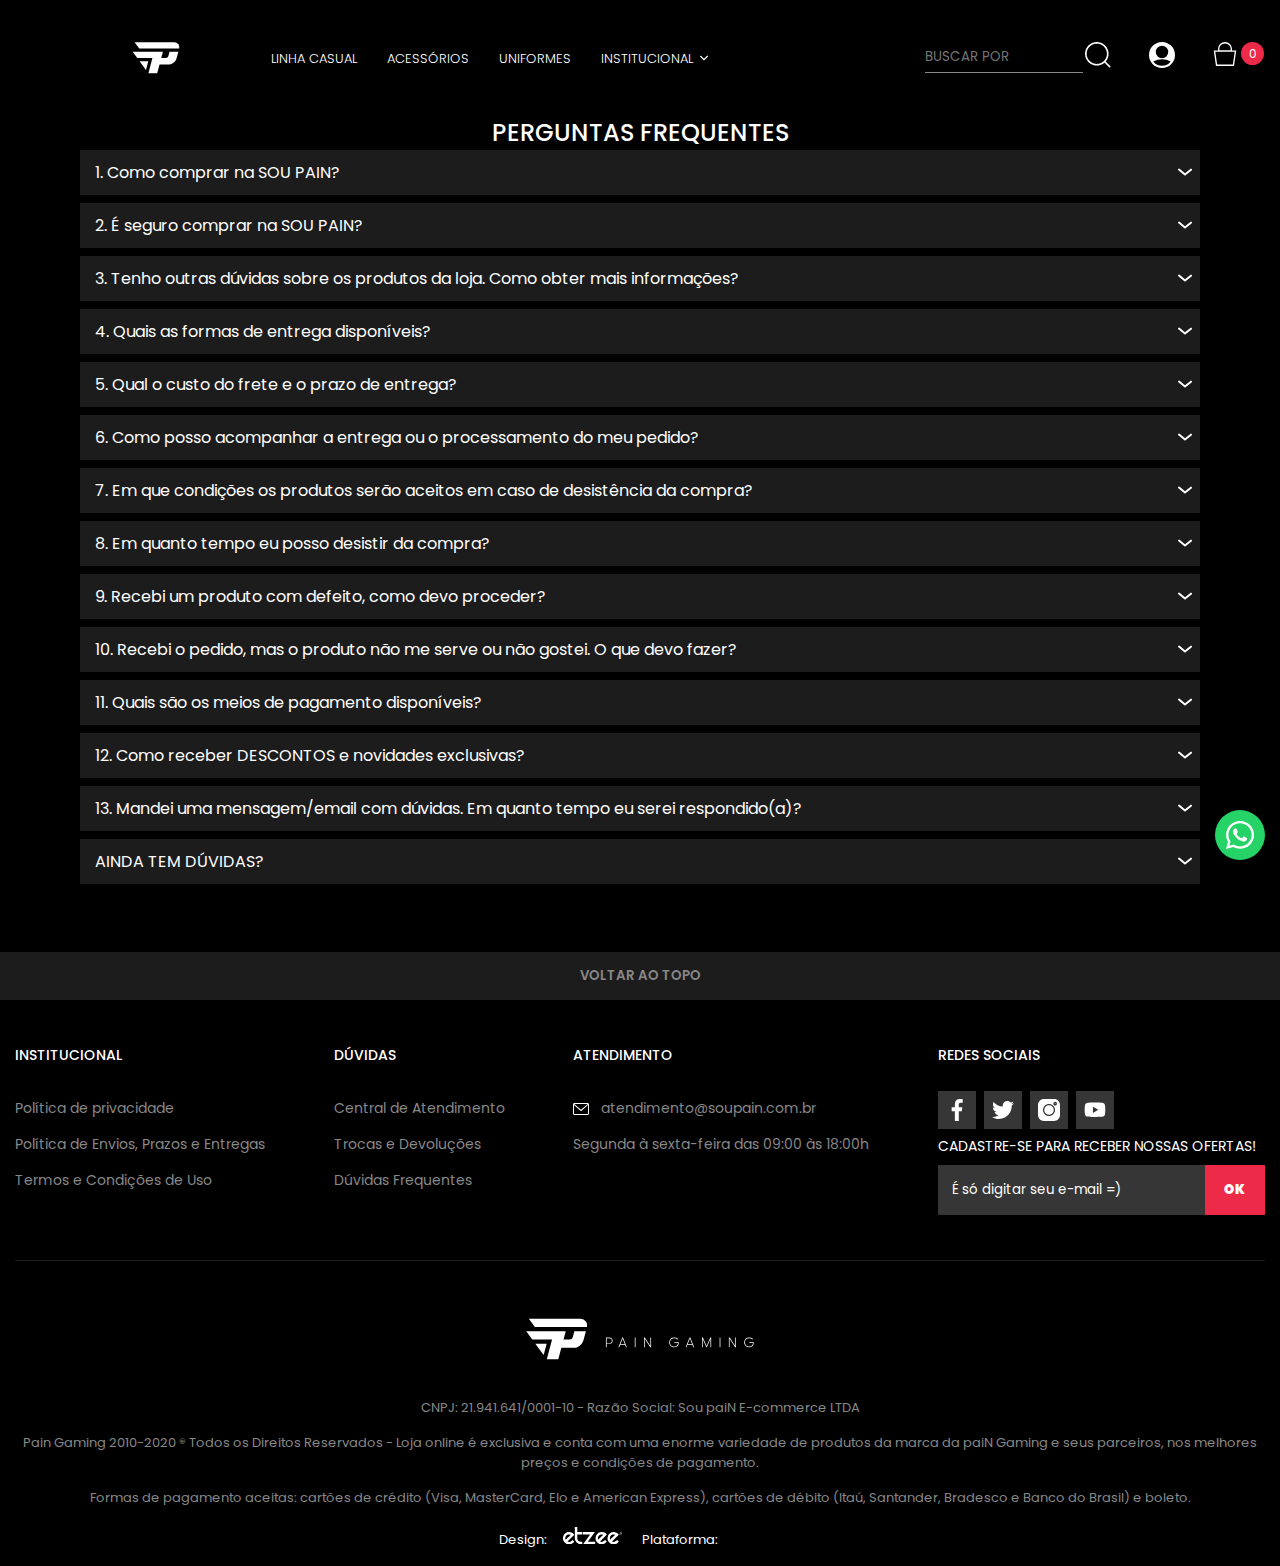
<file: páginas/duvidas/index.html>
<!DOCTYPE html>
<html lang="pt-BR">
<head>
    <meta charset="UTF-8">
    <meta http-equiv="X-UA-Compatible" content="IE=edge">
    <meta name="viewport" content="width=device-width, initial-scale=1.0">
    <link rel="shortcut icon" href="imagens/favicon.webp" type="image/x-icon">
    <link rel="stylesheet" href="css/style.css">
    
    <link rel="stylesheet" href="css/header.css">
    <link rel="stylesheet" href="css/main.css">
    <link rel="stylesheet" href="css/footer.css">
    <link rel="stylesheet" href="css/media.css">
 
    <title>paiN Gaming</title>
</head>
<body >
    <div class="hide" onclick="fecharMobile()"></div>
    <header class="container container-mobile">

        <div class="menu" onclick="menuMobile()">
            <div class="line"></div>
            <div class="line"></div>
            <div class="line"></div>
        </div>

        <div class="header-logo celular-none">
            <h1 class="celular-none">
                <svg id="Layer_1" data-name="Layer 1" xmlns="http://www.w3.org/2000/svg" xmlns:xlink="http://www.w3.org/1999/xlink" viewBox="0 0 841.89 297.64"><defs><style>.cls-1{fill:none;}.cls-2{clip-path:url(#clip-path);}.cls-3{fill:#fff;}</style><clipPath id="clip-path" transform="translate(-2585.67 0)"><rect class="cls-1" x="2585.67" width="841.89" height="297.64"></rect></clipPath></defs><title>Logo_paiN (4)</title><g class="cls-2"><rect width="841.89" height="297.64"></rect><polygon class="cls-3" points="384.19 193.79 360.87 161.94 392.72 161.94 384.19 193.79"></polygon><g class="cls-2"><path class="cls-3" d="M3091.49,115.33A18.47,18.47,0,0,0,3073.81,92H2928.24l17.06,23.37Z" transform="translate(-2585.67 0)"></path><path class="cls-3" d="M3056.24,173.61c10.82,0,22.08-10.09,25.2-20.45l7-26.33h-32.28l-4.51,17a9,9,0,0,1-8.59,6.43h-17.37l6.25-23.45H2921.07l17,23.34h55.5l-14.72,55.51H3011l8.57-32.07Z" transform="translate(-2585.67 0)"></path></g></g></svg>
            </h1>
            <nav class="header-navegacao celular-none">
                <ul class="header-navegacao-lista">
                    <li>
                        <a target="_blank" href="https://www.soupain.com.br/vestuario">LINHA CASUAL</a>
                    </li>
                    <li>
                        <a target="_blank" href="https://www.soupain.com.br/acessorios">ACESSÓRIOS</a>
                    </li>
                    <li>
                        <a target="_blank" href="https://www.soupain.com.br/uniforme-oficial?O=OrderByReleaseDateDESC">UNIFORMES</a>
                    </li>
                    <li class="header-navegacao-dropdown">
                        <a>INSTITUCIONAL
                            <svg xmlns="http://www.w3.org/2000/svg" xmlns:xlink="http://www.w3.org/1999/xlink" width="8" height="8" viewBox="0 0 8 8" fill="#ffffff"><g transform="translate(8) rotate(90)"><g data-name="271228" transform="translate(1.65)"><path data-name="Caminho 53106" d="M4.572,4.312l-3.56,3.56a.439.439,0,0,1-.619,0L.131,7.61a.438.438,0,0,1,0-.619L3.121,4,.128,1.009a.439.439,0,0,1,0-.619L.39.128a.439.439,0,0,1,.619,0L4.572,3.691a.442.442,0,0,1,0,.621Z"/></g></g></svg>
                        </a>
                        <div class="header-navegacao-segundo-nivel">
                            <ul>
                                <li><a target="_blank" href="https://www.soupain.com.br/institucional/politica-privacidade">Política de privacidade</a></li>
                                <li><a target="_blank" href="https://www.soupain.com.br/institucional/politica-envio">Política de Envios, Prazos e Entregas</a></li>
                                <li><a target="_blank" href="https://www.soupain.com.br/institucional/termos-condicoes">Termos e Condições de Uso</a></li>
                                <li><a target="_blank" href="https://www.soupain.com.br/institucional/fale-conosco">Central de Atendimento</a></li>
                                <li><a target="_blank" href="https://www.soupain.com.br/institucional/trocas-devolucoes">Trocas e Devoluções</a></li>
                                <li><a target="_blank" href="https://www.soupain.com.br/institucional/duvidas-frequentes">Dúvidas Frequentes</a></li>
                            </ul>
                        </div>
                    </li>
                </ul>
            </nav>
        </div>
        
        <div class="header-usuario">
            <input class="celular-none" placeholder="BUSCAR POR" type="text">
            <img class="header-input-search celular-none" src="imagens/bt-search.png" alt="">

            <div class="header-usuario-conta celular-none">
                <svg xmlns="http://www.w3.org/2000/svg" width="26" height="26"><defs><clipPath id="login"><path stroke-width=".2" fill="#fff" stroke="#000" d="M1484 53h26v26h-26z"></path></clipPath></defs><g transform="translate(-1484 -53)" clip-path="url(#login)"><g data-name="2"><g data-name="Grupo 1009"><path data-name="Caminho 53107" d="M1497 53a13 13 0 1013 13 13.015 13.015 0 00-13-13zm0 3.792a6.229 6.229 0 11-6.229 6.229 6.236 6.236 0 016.229-6.229zm0 20.042a10.812 10.812 0 01-8.657-4.348 20.4 20.4 0 018.657-2.153 20.4 20.4 0 018.657 2.152 10.812 10.812 0 01-8.657 4.348z" fill="#fff"></path></g></g></g></svg>
                <div class="header-usuario-conta-segundo-nivel">
                    <ul class="header-usuario-conta-segundo-nivel-lista">
                        <li>
                            <a target="_blank" href="https://www.soupain.com.br/account" class="login">ACESSAR MINHA CONTA</a>
                        </li>
                        <li>
                            <a target="_blank" href="https://www.soupain.com.br/login?ReturnUrl=%2f_secure%2faccount" class="cadastro">Quero me cadastrar</a>
                        </li>
                    </ul>
                </div>
            </div>
            <div class="header-usuario-sacola">
                <div  onclick="abrir()" >
                    <svg class="header-usuario-sacola-svg" xmlns="http://www.w3.org/2000/svg" width="24" height="24"><defs><clipPath id="cart"><path transform="translate(1601 55)" fill="#fff" d="M0 0h24v24H0z"></path></clipPath></defs><g transform="translate(-1601 -55)" clip-path="url(#cart)"><path data-name="bg" d="M1604.575 78.295l-2.054-14.118h20.957l-2.055 14.118zm14.458-14.245h-12.068a6.351 6.351 0 01-.318-1.991 6.36 6.36 0 016.352-6.353 6.361 6.361 0 016.353 6.353 6.332 6.332 0 01-.318 1.99h0z" fill="none" stroke="#fff" stroke-width="1.353"></path></g></svg>
                    <span class="header-usuario-sacola-contagem-produtos">0</span>
                </div>
                <div class="header-usuario-sacola-abrir">
                    <div class="header-usuario-sacola-abrir-header">
                        <strong>MEU CARRINHO</strong>
                        <span onclick="fechar()" class="fechar">
                            <svg  xmlns="http://www.w3.org/2000/svg" width="16" height="16" viewBox="0 0 16 16"><path d="M22 20.866l6.633-6.634a.8.8 0 0 1 1.133 1.133L23.128 22l6.634 6.633a.8.8 0 0 1-1.133 1.133L22 23.128l-6.633 6.634a.8.8 0 0 1-1.133-1.133L20.866 22l-6.634-6.633a.8.8 0 0 1 1.133-1.133z" data-name="Caminho 518" transform="translate(-13.997 -13.997)"></path></svg>
                        </span>
                    </div>
                    <div class="header-usuario-sacola-abrir-itens">
                    </div>
                    <div class="header-usuario-sacola-abrir-footer">
                        <div class="block-text">
                            <p>* Calcule seu frete na página de finalização.</p>
                            <p>* Insira seu cupom de desconto na página de finalização.</p>
                        </div>
                        <div class="finalizar-compra">
                            <div class="finalizar-compra-infos">
                                <p>ITENS: 0
                                    </p>
                                <p>SUBTOTAL: R$ 0,00</p>
                            </div>
                            <div class="finalizar-compra-botao">
                                <a href="https://www.soupain.com.br/checkout/#/cart">FINALIZAR</a>
                            </div>
                        </div>
                    </div>
                </div>
                
                
            </div>
        </div>

    </header>

    
    <nav class="mobile-menu desktop-none">
        <div class="mobile-elementos"></div>
        <div class="mobile-search-menu">
            <input placeholder="O QUE PROCURA?" type="text" name="" id="">
            <img src="imagens/bt-search.png" alt="">
        </div>
        <div class="mobile-categorias">
            <ul>
                <li class="lista"><a href="#">LINHA CASUAL</a></li>
                <li class="lista"><a href="#">ACESSÓRIOS</a></li>
                <li class="lista"><a href="#">UNIFORME</a></li>
                <li class="lista mobile-header-navegacao-dropdown">
                    <a onclick="institucional()">INSTITUCIONAL
                        <svg xmlns="http://www.w3.org/2000/svg" xmlns:xlink="http://www.w3.org/1999/xlink" width="8" height="8" viewBox="0 0 8 8" fill="#ffffff"><g transform="translate(8) rotate(90)"><g data-name="271228" transform="translate(1.65)"><path data-name="Caminho 53106" d="M4.572,4.312l-3.56,3.56a.439.439,0,0,1-.619,0L.131,7.61a.438.438,0,0,1,0-.619L3.121,4,.128,1.009a.439.439,0,0,1,0-.619L.39.128a.439.439,0,0,1,.619,0L4.572,3.691a.442.442,0,0,1,0,.621Z"/></g></g></svg>
                    </a>
                    <svg class="mobile-segundo-nivel-icon" xmlns="http://www.w3.org/2000/svg" version="1.0" width="11px" height="11px" viewBox="0 0 25.000000 25.000000" preserveAspectRatio="xMidYMid meet">
                        <g transform="translate(0.000000,25.000000) scale(0.100000,-0.100000)" fill="#fff" stroke="none">
                        <path d="M70 222 c0 -4 20 -28 45 -52 l45 -44 -47 -48 c-26 -26 -44 -51 -40 -55 9 -8 107 86 107 102 0 12 -91 105 -103 105 -4 0 -7 -4 -7 -8z"/>
                        </g>
                    </svg>
                    <ul>
                        <li><a href="#">Política de privacidade</a></li>
                        <li><a href="#">Política de Envios,Prazos e Entregas</a></li>
                        <li><a href="#">Termos e Condições de Uso</a></li>
                        <li><a href="#">Central de Atendimento</a></li>
                        <li><a href="#">Trocas e Devoluções</a></li>
                        <li><a href="#">Dúvidas Frequentes</a></li>
                    </ul>
                </li>
            </ul>
        </div>
        <div class="mobile-login">
            <svg xmlns="http://www.w3.org/2000/svg" width="26" height="26">
                <defs>
                  <clipPath id="login2">
                    <path stroke-width=".2" fill="#fff" stroke="#000" d="M1484 53h26v26h-26z"></path>
                  </clipPath>
                </defs>
                <g transform="translate(-1484 -53)" clip-path="url(#login2)">
                  <g data-name="2">
                    <g data-name="Grupo 1009">
                      <path data-name="Caminho 53107" d="M1497 53a13 13 0 1013 13 13.015 13.015 0 00-13-13zm0 3.792a6.229 6.229 0 11-6.229 6.229 6.236 6.236 0 016.229-6.229zm0 20.042a10.812 10.812 0 01-8.657-4.348 20.4 20.4 0 018.657-2.153 20.4 20.4 0 018.657 2.152 10.812 10.812 0 01-8.657 4.348z" fill="#fff"></path>
                    </g>
                  </g>
                </g>
            </svg>
            <span>FAZER LOGIN</span>
            <svg class="mobile-segundo-nivel-icon mobile-login-segundo" xmlns="http://www.w3.org/2000/svg" version="1.0" width="11px" height="11px" viewBox="0 0 25.000000 25.000000" preserveAspectRatio="xMidYMid meet">
                <g transform="translate(0.000000,25.000000) scale(0.100000,-0.100000)" fill="#fff" stroke="none">
                <path d="M70 222 c0 -4 20 -28 45 -52 l45 -44 -47 -48 c-26 -26 -44 -51 -40 -55 9 -8 107 86 107 102 0 12 -91 105 -103 105 -4 0 -7 -4 -7 -8z"/>
                </g>
            </svg>
        </div>
    </nav>
    <div class="hide "></div>
    
   
    <main>
        <a href="https://api.whatsapp.com/send?l=pt&phone=5511950299365" target="_blank" class="fixed-icon">
            <svg width="28px" height="28px" fill="#fff" xmlns="http://www.w3.org/2000/svg" viewBox="0 0 24 24">
                <path d="m17.507 14.307-.009.075c-2.199-1.096-2.429-1.242-2.713-.816-.197.295-.771.964-.944 1.162-.175.195-.349.21-.646.075-.3-.15-1.263-.465-2.403-1.485-.888-.795-1.484-1.77-1.66-2.07-.293-.506.32-.578.878-1.634.1-.21.049-.375-.025-.524-.075-.15-.672-1.62-.922-2.206-.24-.584-.487-.51-.672-.51-.576-.05-.997-.042-1.368.344-1.614 1.774-1.207 3.604.174 5.55 2.714 3.552 4.16 4.206 6.804 5.114.714.227 1.365.195 1.88.121.574-.091 1.767-.721 2.016-1.426.255-.705.255-1.29.18-1.425-.074-.135-.27-.21-.57-.345z"></path><path d="m20.52 3.449c-7.689-7.433-20.414-2.042-20.419 8.444 0 2.096.549 4.14 1.595 5.945l-1.696 6.162 6.335-1.652c7.905 4.27 17.661-1.4 17.665-10.449 0-3.176-1.24-6.165-3.495-8.411zm1.482 8.417c-.006 7.633-8.385 12.4-15.012 8.504l-.36-.214-3.75.975 1.005-3.645-.239-.375c-4.124-6.565.614-15.145 8.426-15.145 2.654 0 5.145 1.035 7.021 2.91 1.875 1.859 2.909 4.35 2.909 6.99z"></path>
            </svg>
        </a>
        <section>
            <h1>
                PERGUNTAS FREQUENTES
            </h1>
            <div>
                <h2 class="painel-botao">1. Como comprar na SOU PAIN?
                    <svg class="icon1 ico-arrow visible-mobile" xmlns="http://www.w3.org/2000/svg" width="14" height="14"><path d="M6.989 10.493a1 1 0 0 1-.639-.23L.361 5.272a1 1 0 0 1 1.277-1.537l5.351 4.469 5.351-4.309a1 1 0 0 1 1.408.15 1 1 0 0 1-.141 1.459l-5.989 4.819a1 1 0 0 1-.629.17z"></path></svg>
                </h2>
                <div class="painel-paragrafo1">
                    <p>
                        Comprar conosco é seguro, fácil e rápido. É só seguir os passos: Localize o produto desejado através das categorias ou da busca, escolha suas características, como por exemplo o tamanho ou cor, depois clique em “Comprar” e seu produto vai automaticamente para seu “Carrinho”. Para finalizar a COMPRA, clique em “Finalizar compra”, preencha os dados solicitados e verifique o custo do frete, que será calculado automaticamente. Escolha o método de envio, aceite os termos e condições e clique em “Finalizar Compra”. Se você já possui um cadastro no site, é só informar seu e-mail e senha. Siga os próximos passos para realizar o pagamento. Finalizado todo o processo e confirmados pedido e pagamento, enviaremos o seu pedido.
                    </p>
                </div>
            </div>

            <div>
                <h2 class="painel-botao">2. É seguro comprar na SOU PAIN?
                    <svg class="icon1 ico-arrow visible-mobile" xmlns="http://www.w3.org/2000/svg" width="14" height="14"><path d="M6.989 10.493a1 1 0 0 1-.639-.23L.361 5.272a1 1 0 0 1 1.277-1.537l5.351 4.469 5.351-4.309a1 1 0 0 1 1.408.15 1 1 0 0 1-.141 1.459l-5.989 4.819a1 1 0 0 1-.629.17z"></path></svg>
                </h2>
                <div class="painel-paragrafo2">
                    <p>
                        Em relação aos seus dados pessoais, de endereçamento, pagamento e conteúdo do pedido, garantimos a não-utilização, em hipótesealguma, para outros fins que não seja o de processamento dos pedidos realizados. Em relação à segurança no tráfego de dados, toda transação que envolver pagamento online, o Pagar.ME se encarrega de encriptar, ou seja, só nós e o Pagar.ME temos acesso a estas informações. Quando você preenche os dados e envia, eles são criptografados, o que faz com que durante o trajeto pela Internet fiquem irreconhecíveis, assegurando assim a confidencialidade da informação.
                    </p>
                </div>
            </div>

            <div>
                <h2 class="painel-botao">3. Tenho outras dúvidas sobre os produtos da loja. Como obter mais informações?
                    <svg class="icon1 ico-arrow visible-mobile" xmlns="http://www.w3.org/2000/svg" width="14" height="14"><path d="M6.989 10.493a1 1 0 0 1-.639-.23L.361 5.272a1 1 0 0 1 1.277-1.537l5.351 4.469 5.351-4.309a1 1 0 0 1 1.408.15 1 1 0 0 1-.141 1.459l-5.989 4.819a1 1 0 0 1-.629.17z"></path></svg>
                </h2>
                <div class="painel-paragrafo3">
                    <p>
                        Você pode entrar em contato conosco por email:atendimento@pain.gg ou pela nossa página oficial da paiN Gaming no Facebook. Learn more.
                    </p>
                </div>
            </div>

            <div>
                <h2 class="painel-botao">4. Quais as formas de entrega disponíveis?
                    <svg class="icon1 ico-arrow visible-mobile" xmlns="http://www.w3.org/2000/svg" width="14" height="14"><path d="M6.989 10.493a1 1 0 0 1-.639-.23L.361 5.272a1 1 0 0 1 1.277-1.537l5.351 4.469 5.351-4.309a1 1 0 0 1 1.408.15 1 1 0 0 1-.141 1.459l-5.989 4.819a1 1 0 0 1-.629.17z"></path></svg>
                </h2>
                <div class="painel-paragrafo4">
                    <p>
                        Através dos CORREIOS, com as opções de PAC e SEDEX.
                    </p>
                </div>
            </div>

            <div>
                <h2 class="painel-botao">5. Qual o custo do frete e o prazo de entrega?
                    <svg class="icon1 ico-arrow visible-mobile" xmlns="http://www.w3.org/2000/svg" width="14" height="14"><path d="M6.989 10.493a1 1 0 0 1-.639-.23L.361 5.272a1 1 0 0 1 1.277-1.537l5.351 4.469 5.351-4.309a1 1 0 0 1 1.408.15 1 1 0 0 1-.141 1.459l-5.989 4.819a1 1 0 0 1-.629.17z"></path></svg>
                </h2>
                <div class="painel-paragrafo5">
                    <p>
                        O frete é calculado automaticamente através da integração do nosso site com o sistema dos Correios. Para realizar o cálculo, o sistema considera os seguintes dados: peso dos produtos; CEP de envio e de destino; Forma de entrega (PAC ou SEDEX). Para visualizar o valor do frete basta entrar na página do produto desejado, preencher o campo do CEP e clicar no botão "Simular", além disso você poderá também visualizar o valor do frete após colocar o produto no "Carrinho de Compras” e "Finalizar o Pedido", onde você digitará os dados de entrega e automaticamente será mostrado as opções de entrega com os respectivos valores.
                    </p>
                </div>
            </div>

            <div>
                <h2 class="painel-botao">6. Como posso acompanhar a entrega ou o processamento do meu pedido?
                    <svg class="icon1 ico-arrow visible-mobile" xmlns="http://www.w3.org/2000/svg" width="14" height="14"><path d="M6.989 10.493a1 1 0 0 1-.639-.23L.361 5.272a1 1 0 0 1 1.277-1.537l5.351 4.469 5.351-4.309a1 1 0 0 1 1.408.15 1 1 0 0 1-.141 1.459l-5.989 4.819a1 1 0 0 1-.629.17z"></path></svg>
                </h2>
                <div class="painel-paragrafo6">
                    <p>
                        Você receberá por email todas as informações a respeito do processamento/andamento pedido, mas, se preferir, pode acompanhar pelo "Minha Conta".                    </p>
                </div>
            </div>

            <div>
                <h2 class="painel-botao">7. Em que condições os produtos serão aceitos em caso de desistência da compra?
                    <svg class="icon1 ico-arrow visible-mobile" xmlns="http://www.w3.org/2000/svg" width="14" height="14"><path d="M6.989 10.493a1 1 0 0 1-.639-.23L.361 5.272a1 1 0 0 1 1.277-1.537l5.351 4.469 5.351-4.309a1 1 0 0 1 1.408.15 1 1 0 0 1-.141 1.459l-5.989 4.819a1 1 0 0 1-.629.17z"></path></svg>
                </h2>
                <div class="painel-paragrafo7">
                    <p>
                        Em sua embalagem original, sem indícios de uso, sem violação de etiqueta ou lacre e deve ser remetido para nós acompanhado de sua nota ou CUPOM fiscal e acessórios, caso hajam. Acesse a Política de Troca para sanar todas as suas dúvidas.

                    </p>
                </div>
            </div>

            <div>
                <h2 class="painel-botao">8. Em quanto tempo eu posso desistir da compra?

                    <svg class="icon1 ico-arrow visible-mobile" xmlns="http://www.w3.org/2000/svg" width="14" height="14"><path d="M6.989 10.493a1 1 0 0 1-.639-.23L.361 5.272a1 1 0 0 1 1.277-1.537l5.351 4.469 5.351-4.309a1 1 0 0 1 1.408.15 1 1 0 0 1-.141 1.459l-5.989 4.819a1 1 0 0 1-.629.17z"></path></svg>
                </h2>
                <div class="painel-paragrafo8">
                    <p>
                        Conforme determinação do código de defesa do consumidor, você poderá desistir da compra em até sete dias corridos. Acesse a Política de Troca para sanar todas as suas dúvidas.

                    </p>
                </div>
            </div>

            <div>
                <h2 class="painel-botao">9. Recebi um produto com defeito, como devo proceder?

                    <svg class="icon1 ico-arrow visible-mobile" xmlns="http://www.w3.org/2000/svg" width="14" height="14"><path d="M6.989 10.493a1 1 0 0 1-.639-.23L.361 5.272a1 1 0 0 1 1.277-1.537l5.351 4.469 5.351-4.309a1 1 0 0 1 1.408.15 1 1 0 0 1-.141 1.459l-5.989 4.819a1 1 0 0 1-.629.17z"></path></svg>
                </h2>
                <div class="painel-paragrafo9">
                    <p>
                        Todos os produtos são criteriosamente revisados pelo nosso setor de qualidade, onde são verificados os detalhes e as características principais das peças, como costura, acabamento, botões e tecido. Ainda assim, caso receba um produto com avaria, você deverá entrar em contato conosco através do e-mail atendimento@pain.gg, informando o número do pedido, os seus dados pessoais (nome, CPF e email cadastrado) e o estado do seu produto. Ao recebermos seu contato, vamos dar as orientações sobre o procedimento de envio da peça de volta para nossa loja. Após o nosso recebimento, a mercadoria irá passar por nova inspeção e, caso seja confirmada a avaria, será enviado a você um novo produto em perfeitas condições. Caso a peça adquirida não esteja mais disponível em estoque, você terá a opção de escolher outra mercadoria e utilizar o valor já pago como crédito para uma nova COMPRA. Acesse a Política de Troca para sanar todas as suas dúvidas.

                    </p>
                </div>
            </div>

            <div>
                <h2 class="painel-botao">10. Recebi o pedido, mas o produto não me serve ou não gostei. O que devo fazer?
                    <svg class="icon1 ico-arrow visible-mobile" xmlns="http://www.w3.org/2000/svg" width="14" height="14"><path d="M6.989 10.493a1 1 0 0 1-.639-.23L.361 5.272a1 1 0 0 1 1.277-1.537l5.351 4.469 5.351-4.309a1 1 0 0 1 1.408.15 1 1 0 0 1-.141 1.459l-5.989 4.819a1 1 0 0 1-.629.17z"></path></svg>
                </h2>
                <div class="painel-paragrafo10">
                    <p>
                        Antes de realizar sua compra, sugerimos que você olhe atentamente as informações que constam nos detalhes dos produtos, bem como suas orientações, caso existam. Caso receba o produto e o mesmo não sirva, você deverá seguir as instruções fornecidas em nossa Política de Troca.

                    </p>
                </div>
            </div>

            <div>
                <h2 class="painel-botao">11. Quais são os meios de pagamento disponíveis?

                    <svg class="icon1 ico-arrow visible-mobile" xmlns="http://www.w3.org/2000/svg" width="14" height="14"><path d="M6.989 10.493a1 1 0 0 1-.639-.23L.361 5.272a1 1 0 0 1 1.277-1.537l5.351 4.469 5.351-4.309a1 1 0 0 1 1.408.15 1 1 0 0 1-.141 1.459l-5.989 4.819a1 1 0 0 1-.629.17z"></path></svg>
                </h2>
                <div class="painel-paragrafo11">
                    <p>
                        Todas as Formas de Pagamento constam no rodapé do nosso site.

                    </p>
                </div>
            </div>

            <div>
                <h2 class="painel-botao">12. Como receber DESCONTOS e novidades exclusivas?
                    <svg class="icon1 ico-arrow visible-mobile" xmlns="http://www.w3.org/2000/svg" width="14" height="14"><path d="M6.989 10.493a1 1 0 0 1-.639-.23L.361 5.272a1 1 0 0 1 1.277-1.537l5.351 4.469 5.351-4.309a1 1 0 0 1 1.408.15 1 1 0 0 1-.141 1.459l-5.989 4.819a1 1 0 0 1-.629.17z"></path></svg>
                </h2>
                <div class="painel-paragrafo12">
                    <p>
                        Todo usuário cadastrado no site receberá automaticamente novidades e PROMOÇÕES da loja. Também é possível saber o que está rolando através da Newsletter, que o cadastro fica localizado no rodapé da página, ou através da nossa página oficial no Facebook.
                    </p>
                </div>
            </div>

            <div>
                <h2 class="painel-botao">13. Mandei uma mensagem/email com dúvidas. Em quanto tempo eu serei respondido(a)?
                    <svg class="icon1 ico-arrow visible-mobile" xmlns="http://www.w3.org/2000/svg" width="14" height="14"><path d="M6.989 10.493a1 1 0 0 1-.639-.23L.361 5.272a1 1 0 0 1 1.277-1.537l5.351 4.469 5.351-4.309a1 1 0 0 1 1.408.15 1 1 0 0 1-.141 1.459l-5.989 4.819a1 1 0 0 1-.629.17z"></path></svg>
                </h2>
                <div class="painel-paragrafo13">
                    <p>
                        Nossa equipe responderá seu contato em até 48 horas.

                    </p>
                </div>
            </div>

            <div>
                <h2 class="painel-botao">AINDA TEM DÚVIDAS?
                    <svg class="icon1 ico-arrow visible-mobile" xmlns="http://www.w3.org/2000/svg" width="14" height="14"><path d="M6.989 10.493a1 1 0 0 1-.639-.23L.361 5.272a1 1 0 0 1 1.277-1.537l5.351 4.469 5.351-4.309a1 1 0 0 1 1.408.15 1 1 0 0 1-.141 1.459l-5.989 4.819a1 1 0 0 1-.629.17z"></path></svg>
                </h2>
                <div class="painel-paragrafo14">
                    <p>
                        Entre em contato conosco enviando-nos um email para atendimento@pain.gg.
                    </p>
                </div>
            </div>
        </section>
    </main>


    
 
    <button class="container to-top">VOLTAR AO TOPO</button>
        
        
       
    <footer class="container">
        <section class="footer-section-primaria container-mobile">
            <div class="footer-mobile-lista">
                <h3 onclick="footerLista1()">INSTITUCIONAL
                    <svg class="icon1 ico-arrow visible-mobile" xmlns="http://www.w3.org/2000/svg" width="14" height="14"><path d="M6.989 10.493a1 1 0 0 1-.639-.23L.361 5.272a1 1 0 0 1 1.277-1.537l5.351 4.469 5.351-4.309a1 1 0 0 1 1.408.15 1 1 0 0 1-.141 1.459l-5.989 4.819a1 1 0 0 1-.629.17z"></path></svg>
                </h3>   
                
                <ul class="ul1">
                    <li>
                        <a target="_blank" href="https://www.soupain.com.br/institucional/politica-privacidade">Política de privacidade</a>
                    </li>
                    <li>
                        <a target="_blank" href="https://www.soupain.com.br/institucional/politica-envio">Política de Envios, Prazos e Entregas</a>
                    </li>
                    <li>
                        <a target="_blank" href="https://www.soupain.com.br/institucional/termos-condicoes">Termos e Condições de Uso</a>
                    </li>
                </ul>         
            </div>
            <div class="footer-mobile-lista">
                <h3 onclick="footerLista2()">DÚVIDAS
                    <svg class="icon2 ico-arrow visible-mobile" xmlns="http://www.w3.org/2000/svg" width="14" height="14"><path d="M6.989 10.493a1 1 0 0 1-.639-.23L.361 5.272a1 1 0 0 1 1.277-1.537l5.351 4.469 5.351-4.309a1 1 0 0 1 1.408.15 1 1 0 0 1-.141 1.459l-5.989 4.819a1 1 0 0 1-.629.17z"></path></svg>
                </h3>
                
                <ul class="ul2">
                    <li><a target="_blank" href="https://www.soupain.com.br/institucional/fale-conosco">Central de Atendimento</a></li>
                    <li><a target="_blank" href="https://www.soupain.com.br/institucional/trocas-devolucoes">Trocas e Devoluções</a></li>
                    <li><a target="_blank" href="https://www.soupain.com.br/institucional/duvidas-frequentes">Dúvidas Frequentes</a></li>
                </ul>
            </div>
            <div class="footer-mobile-lista">
                <h3 onclick="footerLista3()">ATENDIMENTO
                    <svg class="icon3 ico-arrow visible-mobile" xmlns="http://www.w3.org/2000/svg" width="14" height="14"><path d="M6.989 10.493a1 1 0 0 1-.639-.23L.361 5.272a1 1 0 0 1 1.277-1.537l5.351 4.469 5.351-4.309a1 1 0 0 1 1.408.15 1 1 0 0 1-.141 1.459l-5.989 4.819a1 1 0 0 1-.629.17z"></path></svg>
                </h3>
                
                <ul class="ul3">
                    <li>
                        <a target="_blank" class="footer-contato" href="mailto:atendimento@soupain.com.br">
                            <svg width="16" height="16" xmlns="http://www.w3.org/2000/svg" viewBox="0 0 479.058 479.058">
                            <path d="m434.146 59.882h-389.234c-24.766 0-44.912 20.146-44.912 44.912v269.47c0 24.766 20.146 44.912 44.912 44.912h389.234c24.766 0 44.912-20.146 44.912-44.912v-269.47c0-24.766-20.146-44.912-44.912-44.912zm0 29.941c2.034 0 3.969.422 5.738 1.159l-200.355 173.649-200.356-173.649c1.769-.736 3.704-1.159 5.738-1.159zm0 299.411h-389.234c-8.26 0-14.971-6.71-14.971-14.971v-251.648l199.778 173.141c2.822 2.441 6.316 3.655 9.81 3.655s6.988-1.213 9.81-3.655l199.778-173.141v251.649c-.001 8.26-6.711 14.97-14.971 14.97z"></path>
                            </svg>
                            atendimento@soupain.com.br
                        </a>
                    </li>
                </ul>
                <span class="span">Segunda à sexta-feira das 09:00 às 18:00h</span>
            </div>
            <div class="footer-redes">
                <h3>REDES SOCIAIS</h3>
                <ul>
                    <li>
                        <a target="_blank" href="https://www.facebook.com/paingamingbr">
                            <svg xmlns="http://www.w3.org/2000/svg" enable-background="new 0 0 24 24" height="22" viewBox="0 0 24 24" width="22">
                            <path d="m15.997 3.985h2.191v-3.816c-.378-.052-1.678-.169-3.192-.169-3.159 0-5.323 1.987-5.323 5.639v3.361h-3.486v4.266h3.486v10.734h4.274v-10.733h3.345l.531-4.266h-3.877v-2.939c.001-1.233.333-2.077 2.051-2.077z"></path>
                            </svg>
                        </a>
                    </li>
                    <li>
                        <a target="_blank" href="https://twitter.com/paingamingbr">
                            <svg xmlns="http://www.w3.org/2000/svg" xmlns:xlink="http://www.w3.org/1999/xlink" viewBox="0 0 512 512"        xml:space="preserve" height="22" width="22">
                            <path d="M512,97.248c-19.04,8.352-39.328,13.888-60.48,16.576c21.76-12.992,38.368-33.408,46.176-58.016    c-20.288,12.096-42.688,20.64-66.56,25.408C411.872,60.704,384.416,48,354.464,48c-58.112,0-104.896,47.168-104.896,104.992    c0,8.32,0.704,16.32,2.432,23.936c-87.264-4.256-164.48-46.08-216.352-109.792c-9.056,15.712-14.368,33.696-14.368,53.056    c0,36.352,18.72,68.576,46.624,87.232c-16.864-0.32-33.408-5.216-47.424-12.928c0,0.32,0,0.736,0,1.152    c0,51.008,36.384,93.376,84.096,103.136c-8.544,2.336-17.856,3.456-27.52,3.456c-6.72,0-13.504-0.384-19.872-1.792    c13.6,41.568,52.192,72.128,98.08,73.12c-35.712,27.936-81.056,44.768-130.144,44.768c-8.608,0-16.864-0.384-25.12-1.44    C46.496,446.88,101.6,464,161.024,464c193.152,0,298.752-160,298.752-298.688c0-4.64-0.16-9.12-0.384-13.568    C480.224,136.96,497.728,118.496,512,97.248z"></path>
                            </svg>
                        </a>
                    </li>
                    <li>
                        <a target="_blank" href="https://www.instagram.com/paingamingbr/">
                            <svg xmlns="http://www.w3.org/2000/svg" viewBox="0 0 512.00096 512.00096" height="22" width="22">
                                <path d="m373.40625 0h-234.8125c-76.421875 0-138.59375 62.171875-138.59375 138.59375v234.816406c0 76.417969 62.171875 138.589844 138.59375 138.589844h234.816406c76.417969 0 138.589844-62.171875 138.589844-138.589844v-234.816406c0-76.421875-62.171875-138.59375-138.59375-138.59375zm-117.40625 395.996094c-77.195312 0-139.996094-62.800782-139.996094-139.996094s62.800782-139.996094 139.996094-139.996094 139.996094 62.800782 139.996094 139.996094-62.800782 139.996094-139.996094 139.996094zm143.34375-246.976563c-22.8125 0-41.367188-18.554687-41.367188-41.367187s18.554688-41.371094 41.367188-41.371094 41.371094 18.558594 41.371094 41.371094-18.558594 41.367187-41.371094 41.367187zm0 0"></path>
                                <path d="m256 146.019531c-60.640625 0-109.980469 49.335938-109.980469 109.980469 0 60.640625 49.339844 109.980469 109.980469 109.980469 60.644531 0 109.980469-49.339844 109.980469-109.980469 0-60.644531-49.335938-109.980469-109.980469-109.980469zm0 0"></path>
                                <path d="m399.34375 96.300781c-6.257812 0-11.351562 5.09375-11.351562 11.351563 0 6.257812 5.09375 11.351562 11.351562 11.351562 6.261719 0 11.355469-5.089844 11.355469-11.351562 0-6.261719-5.09375-11.351563-11.355469-11.351563zm0 0"></path>
                            </svg>
                        </a>
                    </li>
                    <li>
                        <a target="_blank" href="https://www.youtube.com/user/paingamingg">
                            <svg xmlns="http://www.w3.org/2000/svg" height="22" viewBox="-21 -117 682.66672 682" width="22">
                                <path d="m626.8125 64.035156c-7.375-27.417968-28.992188-49.03125-56.40625-56.414062-50.082031-13.703125-250.414062-13.703125-250.414062-13.703125s-200.324219 0-250.40625 13.183593c-26.886719 7.375-49.03125 29.519532-56.40625 56.933594-13.179688 50.078125-13.179688 153.933594-13.179688 153.933594s0 104.378906 13.179688 153.933594c7.382812 27.414062 28.992187 49.027344 56.410156 56.410156 50.605468 13.707031 250.410156 13.707031 250.410156 13.707031s200.324219 0 250.40625-13.183593c27.417969-7.378907 49.03125-28.992188 56.414062-56.40625 13.175782-50.082032 13.175782-153.933594 13.175782-153.933594s.527344-104.382813-13.183594-154.460938zm-370.601562 249.878906v-191.890624l166.585937 95.945312zm0 0"></path>
                            </svg>
                        </a>
                    </li>
                </ul>
                <span class="footer-cadastro">CADASTRE-SE PARA RECEBER NOSSAS OFERTAS!
                </span>
                <div class="footer-form">
                    <form action="#">
                        <input placeholder="É só digitar seu e-mail =)" type="text">
                        <button>OK</button>
                    </form>
                </div>
            </div>
            
        </section>
        <section class="footer-section-secundaria">
            <svg id="Layer_1" data-name="Layer 1" width="300" xmlns="http://www.w3.org/2000/svg" xmlns:xlink="http://www.w3.org/1999/xlink"     viewBox="0 0 841.89 297.64"><defs><style>.cls-1{fill:none;}.cls-2{clip-path:url(#clip-path);}.cls-3{fill:#fff;}</style><clipPath id="clip-path" transform="translate(-861.89 0)"><rect class="cls-1" x="861.89" width="841.89" height="297.64"></rect></clipPath></defs><title>Logo_paiN (2)</title><g class="cls-2"><rect width="841.89" height="297.64"></rect><polygon class="cls-3" points="150.47 193.79 127.15 161.94 159 161.94 150.47 193.79"></polygon><g class="cls-2"><path class="cls-3" d="M1134,115.33A18.47,18.47,0,0,0,1116.31,92H970.74l17.06,23.37Z" transform="translate(-861.89 0)"></path><path class="cls-3" d="M1098.75,173.61c10.81,0,22.08-10.09,25.19-20.45l7-26.33h-32.28l-4.51,17a9,9,0,0,1-8.59,6.43h-17.37l6.25-23.45H963.57l17,23.34H1036l-14.71,55.51h32.21l8.57-32.07Z" transform="translate(-861.89 0)"></path><path class="cls-3" d="M1189.26,162.3v9.53h-2.1V144.62h9.37a9.91,9.91,0,0,1,3.79.7,9.08,9.08,0,0,1,3,1.88,8.45,8.45,0,0,1,1.91,2.8,8.83,8.83,0,0,1,.67,3.44,9.1,9.1,0,0,1-.67,3.53,7.85,7.85,0,0,1-1.93,2.8,9,9,0,0,1-3.08,1.85,11.69,11.69,0,0,1-4.09.68Zm0-15.73v13.78h7.07a8.43,8.43,0,0,0,3.12-.54,6.72,6.72,0,0,0,2.32-1.47,6.26,6.26,0,0,0,1.47-2.2,7.11,7.11,0,0,0,.52-2.74,6.68,6.68,0,0,0-.52-2.66,6.33,6.33,0,0,0-1.49-2.17,7,7,0,0,0-2.44-1.47,10,10,0,0,0-3.38-.53Z" transform="translate(-861.89 0)"></path><path class="cls-3" d="M1240.89,164.64h-13.62l-2.82,7.19h-2.15l10.77-27.21h2.1l10.8,27.21h-2.26Zm-6.79-17.28-6,15.29h12Z" transform="translate(-861.89 0)"></path><rect class="cls-3" x="406.29" y="144.62" width="2.11" height="27.21"></rect><polygon class="cls-3" points="434.25 147.88 434.25 171.82 432.22 171.82 432.22 144.62 434.44 144.62 450.09 168.57 450.09 144.62 452.12 144.62 452.12 171.82 449.89 171.82 434.25 147.88"></polygon><path class="cls-3" d="M1391.73,159.39a13,13,0,0,1-.89,4.75,12.66,12.66,0,0,1-2.57,4.07,12.47,12.47,0,0,1-9.29,3.93,14.82,14.82,0,0,1-5.64-1,14.05,14.05,0,0,1-4.49-2.9,13,13,0,0,1-3-4.41,14.2,14.2,0,0,1-1.08-5.58,13.85,13.85,0,0,1,4.13-10,13.93,13.93,0,0,1,4.47-2.89,14.28,14.28,0,0,1,5.46-1.06,14.45,14.45,0,0,1,6.12,1.24,12.6,12.6,0,0,1,4.6,3.53l-1.54,1.31a10.92,10.92,0,0,0-4-3,13,13,0,0,0-5.17-1,12.3,12.3,0,0,0-4.68.89,11.71,11.71,0,0,0-3.8,2.49,11.55,11.55,0,0,0-2.54,3.77,11.9,11.9,0,0,0-.93,4.72,12.62,12.62,0,0,0,.89,4.77,11.35,11.35,0,0,0,2.5,3.77,12.08,12.08,0,0,0,3.82,2.51,12.75,12.75,0,0,0,4.86.91,10.86,10.86,0,0,0,4.19-.8,10.25,10.25,0,0,0,3.32-2.16,10.82,10.82,0,0,0,3.17-7.09h-10.32v-2h12.39Z" transform="translate(-861.89 0)"></path><path class="cls-3" d="M1429.7,164.64h-13.63l-2.81,7.19h-2.15l10.76-27.21H1424l10.8,27.21h-2.26Zm-6.79-17.28-6,15.29h12Z" transform="translate(-861.89 0)"></path><polygon class="cls-3" points="597.08 148.83 597.08 171.82 595.09 171.82 595.09 144.62 597.47 144.62 607.88 168.61 618.25 144.62 620.63 144.62 620.63 171.82 618.6 171.82 618.6 148.75 608.43 171.82 607.24 171.82 597.08 148.83"></polygon><rect class="cls-3" x="644.46" y="144.62" width="2.1" height="27.21"></rect><polygon class="cls-3" points="672.42 147.88 672.42 171.82 670.39 171.82 670.39 144.62 672.62 144.62 688.26 168.57 688.26 144.62 690.29 144.62 690.29 171.82 688.06 171.82 672.42 147.88"></polygon><path class="cls-3" d="M1602.1,159.39a13,13,0,0,1-.89,4.75,12.66,12.66,0,0,1-2.57,4.07,12.47,12.47,0,0,1-9.29,3.93,14.82,14.82,0,0,1-5.64-1,14.05,14.05,0,0,1-4.49-2.9,13,13,0,0,1-3-4.41,14.2,14.2,0,0,1-1.08-5.58,13.85,13.85,0,0,1,4.13-10,13.93,13.93,0,0,1,4.47-2.89,14.28,14.28,0,0,1,5.46-1.06,14.45,14.45,0,0,1,6.12,1.24A12.6,12.6,0,0,1,1600,149l-1.54,1.31a10.92,10.92,0,0,0-4-3,13,13,0,0,0-5.17-1,12.3,12.3,0,0,0-4.68.89,11.71,11.71,0,0,0-3.8,2.49,11.55,11.55,0,0,0-2.54,3.77,11.9,11.9,0,0,0-.93,4.72,12.62,12.62,0,0,0,.89,4.77,11.35,11.35,0,0,0,2.5,3.77,12.08,12.08,0,0,0,3.82,2.51,12.75,12.75,0,0,0,4.86.91,10.86,10.86,0,0,0,4.19-.8,10.25,10.25,0,0,0,3.32-2.16,10.82,10.82,0,0,0,3.17-7.09h-10.32v-2h12.39Z"   transform="translate(-861.89 0)"></path></g></g>
            </svg>
            <div>
                <p>
                    CNPJ: 21.941.641/0001-10 - Razão Social: Sou paiN E-commerce LTDA
                </p>
                <p>
                    Pain Gaming 2010-2020 ® Todos os Direitos Reservados - Loja online é exclusiva e conta com uma enorme variedade de produtos da marca da paiN Gaming e seus parceiros, nos melhores preços e condições de pagamento.
                </p>
                <p>
                    Formas de pagamento aceitas: cartões de crédito (Visa, MasterCard, Elo e American Express), cartões de débito (Itaú, Santander, Bradesco e Banco do Brasil) e boleto.
                </p>
                <div class="footer-creditos">
                    <span>
                        Design:
                        <svg xmlns="http://www.w3.org/2000/svg" width="72.765" height="17.347"><defs><style>.cls-netzee1{fill:#fff}</style></defs><g><path data-name="Caminho 65" class="cls-1" d="M.5 12.654A6.27 6.27 0 011.823 10.7 6.2 6.2 0 013.79 9.378 5.962 5.962 0 016.181 8.9a5.944 5.944 0 012.4.479 6.258 6.258 0 011.966 1.321 6.194 6.194 0 011.335 1.947 5.977 5.977 0 01.479 2.4v6.183H9.917v-6.185a3.728 3.728 0 00-.288-1.445 3.574 3.574 0 00-.8-1.178 3.863 3.863 0 00-1.19-.8 3.782 3.782 0 00-1.456-.288 3.728 3.728 0 00-1.446.288 3.574 3.574 0 00-1.18.8 3.947 3.947 0 00-.8 1.177 3.687 3.687 0 00-.288 1.446v6.182H.02v-6.18a6.077 6.077 0 01.48-2.393z" transform="translate(-.02 -3.926)"></path><path data-name="Caminho 66" class="cls-netzee1" d="M33.231 16.9l1.734 1.735-.857.857a6.179 6.179 0 01-6.727 1.346 5.937 5.937 0 01-2-1.342 5.848 5.848 0 01-1.342-2.046 6.484 6.484 0 01-.445-2.324 6.16 6.16 0 018.484-5.7 6.04 6.04 0 012.046 1.356l.857.857-6.84 6.831a3.663 3.663 0 004.261-.714zM27.1 12.47a3.663 3.663 0 00-.711 4.259l1-1c.445-.445.922-.922 1.423-1.438s.989-.979 1.456-1.446.835-.812 1.091-1.067a3.708 3.708 0 00-2.212-.356 3.5 3.5 0 00-2.047 1.05z" transform="translate(-10.664 -3.954)"></path><path data-name="Caminho 67" class="cls-netzee1" d="M52.75 14.853V17.3h-1.217a6 6 0 01-2.391-.479 6.247 6.247 0 01-3.314-3.313 6 6 0 01-.479-2.391V.02H47.8v4.959h4.948v2.447H47.8v3.691a3.782 3.782 0 00.288 1.456 3.506 3.506 0 00.8 1.19 3.608 3.608 0 001.2.8 3.782 3.782 0 001.456.288z" transform="translate(-20.513 -.02)"></path><path data-name="Caminho 3890" class="cls-netzee1" d="M4.781-67.357l12.052.022L9.767-57.5h7.322v2.46L5-55.012l7.09-9.888H4.781z" transform="translate(28.071 72.285)"></path><path data-name="Caminho 66" class="cls-netzee1" d="M33.344 17.7l1.719 1.734c-.344.351-.855.89-1.239 1.209a6.419 6.419 0 01-6.433 1 6.28 6.28 0 01-1.913-1.356 5.426 5.426 0 01-1.3-1.959 7.049 7.049 0 01-.487-2.4 6.24 6.24 0 012.711-5.09 6.148 6.148 0 015.623-.666 7.009 7.009 0 012.226 1.463l.8.8-6.813 6.829a3.735 3.735 0 004.192-.643zm-6.118-4.391a3.672 3.672 0 00-.721 4.237c1.362-1.4 4.685-4.652 4.938-4.914a3.717 3.717 0 00-2.114-.387 3.607 3.607 0 00-2.1 1.063z" transform="translate(21.808 -4.811)"></path><path data-name="Caminho 66" class="cls-netzee1" d="M33.344 17.7l1.719 1.734c-.344.351-.855.89-1.239 1.209a6.419 6.419 0 01-6.433 1 6.28 6.28 0 01-1.913-1.356 5.426 5.426 0 01-1.3-1.959 7.049 7.049 0 01-.487-2.4 6.24 6.24 0 012.711-5.09 6.148 6.148 0 015.623-.666 7.009 7.009 0 012.226 1.463l.8.8-6.813 6.829a3.735 3.735 0 004.192-.643zm-6.118-4.391a3.672 3.672 0 00-.721 4.237c1.362-1.4 4.685-4.652 4.938-4.914a3.717 3.717 0 00-2.114-.387 3.607 3.607 0 00-2.1 1.063z" transform="translate(33.761 -4.76)"></path><g data-name="Grupo 291" transform="translate(69.509 5.02)"><path data-name="Caminho 3891" class="cls-netzee1" d="M546.031 68.656a1.617 1.617 0 111.159-.474 1.628 1.628 0 01-1.159.474zm.009-3.093a1.452 1.452 0 101.031.428 1.465 1.465 0 00-1.031-.428zm.36 1.628l.459.643h-.387l-.414-.59h-.358v.59h-.324v-1.706h.76c.4 0 .656.2.656.543a.508.508 0 01-.392.52zm-.274-.769h-.426v.538h.423c.211 0 .337-.1.337-.27s-.126-.269-.337-.269z" transform="translate(-544.408 -65.4)"></path></g></g></svg>
                    </span>
                    <span>
                        Plataforma:
                        <svg xmlns="http://www.w3.org/2000/svg" width="60" height="21"><defs><clipPath id="clip-path"><path id="Retângulo_617" data-name="Retângulo 617" transform="translate(1487 6645)" stroke="#707070" fill="#fff" d="M0 0h60v21H0z"></path></clipPath><style>.cls-vtex3{fill:#fff}</style></defs><g data-name="Grupo de máscara 262" transform="translate(-1487 -6645)" clip-path="url(#clip-path)"><g transform="translate(1488.116 6645)"><g id="Artboard"><g><path class="cls-vtex3" d="M37.048 7.015h-2.062v7.058a.243.243 0 01-.242.242h-1.588a.243.243 0 01-.242-.242V7.015h-2.076a.232.232 0 01-.242-.23v-1.25a.232.232 0 01.242-.23h6.206a.244.244 0 01.255.23v1.25a.244.244 0 01-.251.23z" transform="translate(4.521 .729)"></path><path data-name="Shape" class="cls-vtex3" d="M42.667 14.282a15.874 15.874 0 01-2.454.159c-1.565 0-2.947-.4-2.947-2.607V7.805c0-2.207 1.4-2.594 2.959-2.594a15.672 15.672 0 012.436.157c.17.025.242.085.242.242v1.133a.243.243 0 01-.242.242H40.11c-.566 0-.776.189-.776.825v1.1h3.236a.243.243 0 01.242.242v1.152a.243.243 0 01-.242.242h-3.236v1.286c0 .631.206.825.776.825h2.556a.243.243 0 01.242.242v1.133c.002.151-.071.225-.241.25z" transform="translate(5.514 .715)"></path><path data-name="Shape" class="cls-vtex3" d="M50.933 14.315H49a.319.319 0 01-.315-.189l-1.673-2.643-1.51 2.594c-.085.145-.17.242-.3.242h-1.79a.16.16 0 01-.189-.159.223.223 0 01.025-.085l2.63-4.375-2.654-4.165a.171.171 0 01-.025-.074.176.176 0 01.189-.159h1.952c.134 0 .23.121.3.23l1.56 2.456 1.51-2.454a.393.393 0 01.3-.23h1.8a.176.176 0 01.189.159.171.171 0 01-.025.074l-2.647 4.184 2.751 4.343a.27.27 0 01.036.121.171.171 0 01-.181.13z" transform="translate(6.397 .729)"></path><path data-name="Shape" class="cls-vtex3" d="M28.867 5.326a.189.189 0 00-.189.149l-1.762 6.518c-.025.134-.06.189-.17.189s-.145-.049-.17-.189l-1.755-6.518a.189.189 0 00-.189-.149H22.9a.189.189 0 00-.189.23l2.173 7.552a1.829 1.829 0 001.869 1.322 1.888 1.888 0 001.869-1.322c.034-.1 2.137-7.552 2.137-7.552a.189.189 0 00-.189-.228z" transform="translate(3.346 .733)"></path><path data-name="Shape" class="cls-vtex3" d="M22.42.053H4.347A1.877 1.877 0 002.7 2.8l1.812 3.445H1.234A1.182 1.182 0 00.169 7.982l5.815 10.989a1.2 1.2 0 002.13 0l1.578-2.977 1.982 3.75a1.86 1.86 0 003.287 0L24.025 2.7A1.8 1.8 0 0022.42.053zm-8.075 7.2l-3.965 7.434a.785.785 0 01-1.388 0L5.078 7.324a.731.731 0 01.646-1.074h8.009a.682.682 0 01.612 1z" transform="translate(-.031 -.053)"></path></g></g></g></g></svg>
                    </span>
                </div>
            </div>
        </section>
    </footer> 

    <script src="script.js"></script>
</body>
</html>
</file>
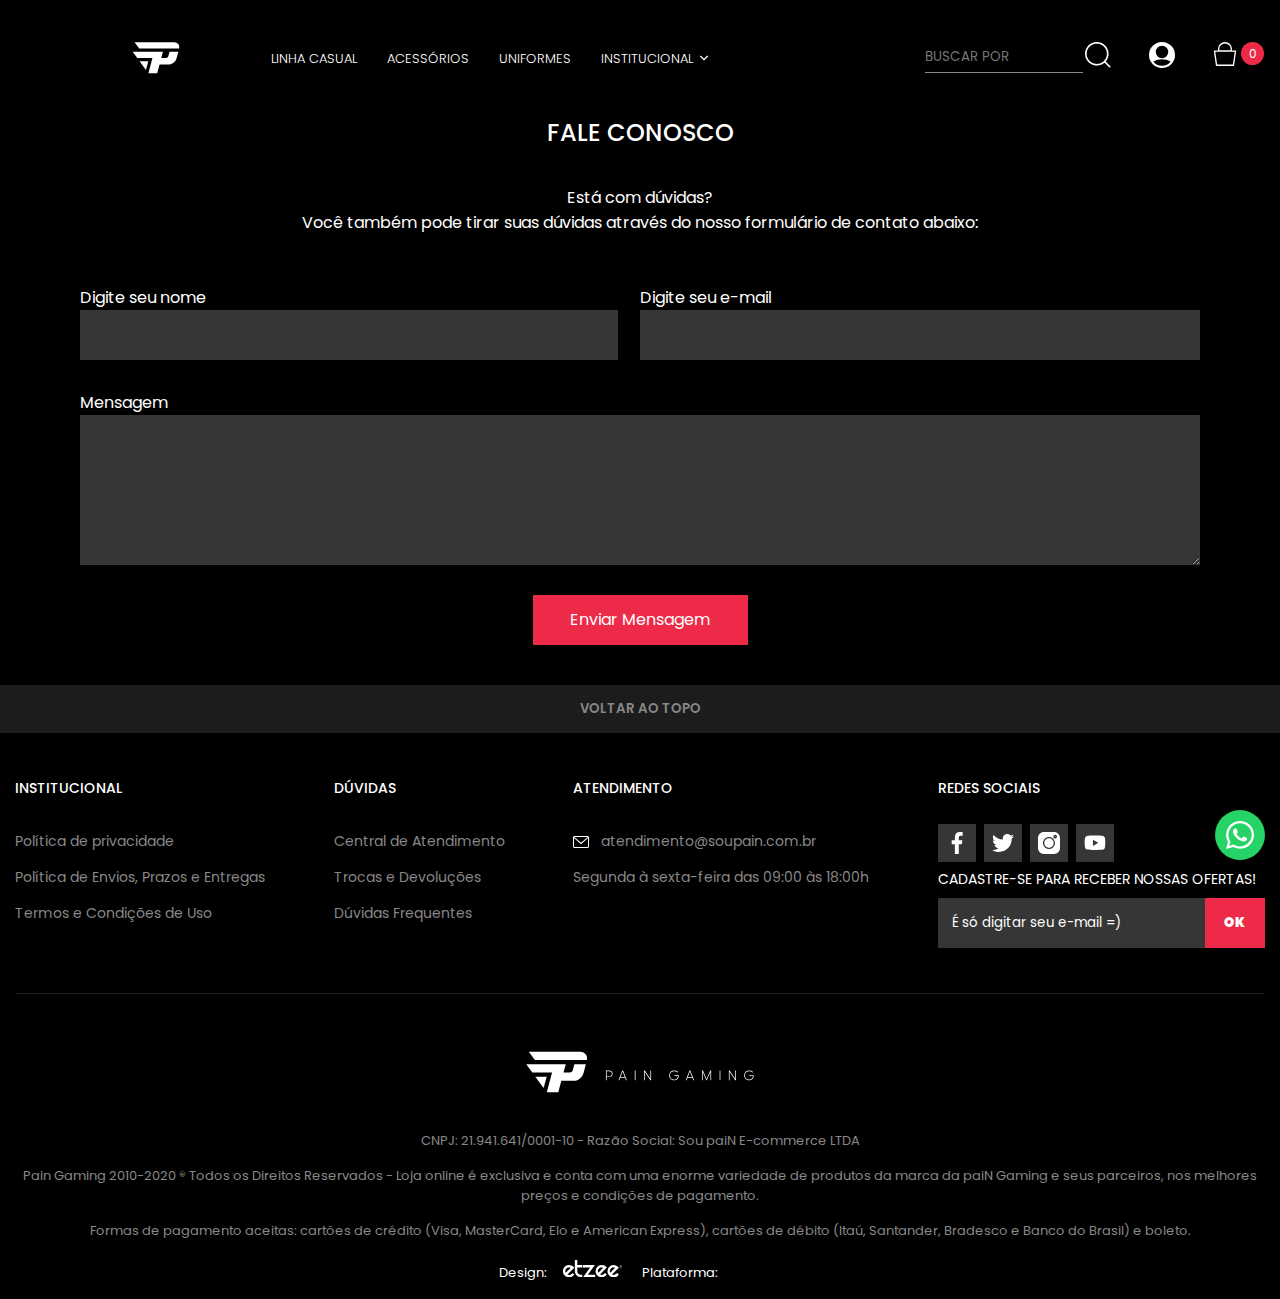
<file: páginas/fale-conosco/index.html>
<!DOCTYPE html>
<html lang="pt-BR">
<head>
    <meta charset="UTF-8">
    <meta http-equiv="X-UA-Compatible" content="IE=edge">
    <meta name="viewport" content="width=device-width, initial-scale=1.0">
    <link rel="shortcut icon" href="imagens/favicon.webp" type="image/x-icon">
    <link rel="stylesheet" href="css/style.css">
    
    <link rel="stylesheet" href="css/header.css">
    <link rel="stylesheet" href="css/main.css">
    <link rel="stylesheet" href="css/footer.css">
    <link rel="stylesheet" href="css/media.css">
 
    <title>paiN Gaming</title>
</head>
<body >
    <div class="hide" onclick="fecharMobile()"></div>
    <header class="container container-mobile">

        <div class="menu" onclick="menuMobile()">
            <div class="line"></div>
            <div class="line"></div>
            <div class="line"></div>
        </div>

        <div class="header-logo celular-none">
            <h1 class="celular-none">
                <svg id="Layer_1" data-name="Layer 1" xmlns="http://www.w3.org/2000/svg" xmlns:xlink="http://www.w3.org/1999/xlink" viewBox="0 0 841.89 297.64"><defs><style>.cls-1{fill:none;}.cls-2{clip-path:url(#clip-path);}.cls-3{fill:#fff;}</style><clipPath id="clip-path" transform="translate(-2585.67 0)"><rect class="cls-1" x="2585.67" width="841.89" height="297.64"></rect></clipPath></defs><title>Logo_paiN (4)</title><g class="cls-2"><rect width="841.89" height="297.64"></rect><polygon class="cls-3" points="384.19 193.79 360.87 161.94 392.72 161.94 384.19 193.79"></polygon><g class="cls-2"><path class="cls-3" d="M3091.49,115.33A18.47,18.47,0,0,0,3073.81,92H2928.24l17.06,23.37Z" transform="translate(-2585.67 0)"></path><path class="cls-3" d="M3056.24,173.61c10.82,0,22.08-10.09,25.2-20.45l7-26.33h-32.28l-4.51,17a9,9,0,0,1-8.59,6.43h-17.37l6.25-23.45H2921.07l17,23.34h55.5l-14.72,55.51H3011l8.57-32.07Z" transform="translate(-2585.67 0)"></path></g></g></svg>
            </h1>
            <nav class="header-navegacao celular-none">
                <ul class="header-navegacao-lista">
                    <li>
                        <a target="_blank" href="https://www.soupain.com.br/vestuario">LINHA CASUAL</a>
                    </li>
                    <li>
                        <a target="_blank" href="https://www.soupain.com.br/acessorios">ACESSÓRIOS</a>
                    </li>
                    <li>
                        <a target="_blank" href="https://www.soupain.com.br/uniforme-oficial?O=OrderByReleaseDateDESC">UNIFORMES</a>
                    </li>
                    <li class="header-navegacao-dropdown">
                        <a>INSTITUCIONAL
                            <svg xmlns="http://www.w3.org/2000/svg" xmlns:xlink="http://www.w3.org/1999/xlink" width="8" height="8" viewBox="0 0 8 8" fill="#ffffff"><g transform="translate(8) rotate(90)"><g data-name="271228" transform="translate(1.65)"><path data-name="Caminho 53106" d="M4.572,4.312l-3.56,3.56a.439.439,0,0,1-.619,0L.131,7.61a.438.438,0,0,1,0-.619L3.121,4,.128,1.009a.439.439,0,0,1,0-.619L.39.128a.439.439,0,0,1,.619,0L4.572,3.691a.442.442,0,0,1,0,.621Z"/></g></g></svg>
                        </a>
                        <div class="header-navegacao-segundo-nivel">
                            <ul>
                                <li><a target="_blank" href="https://www.soupain.com.br/institucional/politica-privacidade">Política de privacidade</a></li>
                                <li><a target="_blank" href="https://www.soupain.com.br/institucional/politica-envio">Política de Envios, Prazos e Entregas</a></li>
                                <li><a target="_blank" href="https://www.soupain.com.br/institucional/termos-condicoes">Termos e Condições de Uso</a></li>
                                <li><a target="_blank" href="https://www.soupain.com.br/institucional/fale-conosco">Central de Atendimento</a></li>
                                <li><a target="_blank" href="https://www.soupain.com.br/institucional/trocas-devolucoes">Trocas e Devoluções</a></li>
                                <li><a target="_blank" href="https://www.soupain.com.br/institucional/duvidas-frequentes">Dúvidas Frequentes</a></li>
                            </ul>
                        </div>
                    </li>
                </ul>
            </nav>
        </div>
        
        <div class="header-usuario">
            <input class="celular-none" placeholder="BUSCAR POR" type="text">
            <img class="header-input-search celular-none" src="imagens/bt-search.png" alt="">

            <div class="header-usuario-conta celular-none">
                <svg xmlns="http://www.w3.org/2000/svg" width="26" height="26"><defs><clipPath id="login"><path stroke-width=".2" fill="#fff" stroke="#000" d="M1484 53h26v26h-26z"></path></clipPath></defs><g transform="translate(-1484 -53)" clip-path="url(#login)"><g data-name="2"><g data-name="Grupo 1009"><path data-name="Caminho 53107" d="M1497 53a13 13 0 1013 13 13.015 13.015 0 00-13-13zm0 3.792a6.229 6.229 0 11-6.229 6.229 6.236 6.236 0 016.229-6.229zm0 20.042a10.812 10.812 0 01-8.657-4.348 20.4 20.4 0 018.657-2.153 20.4 20.4 0 018.657 2.152 10.812 10.812 0 01-8.657 4.348z" fill="#fff"></path></g></g></g></svg>
                <div class="header-usuario-conta-segundo-nivel">
                    <ul class="header-usuario-conta-segundo-nivel-lista">
                        <li>
                            <a target="_blank" href="https://www.soupain.com.br/account" class="login">ACESSAR MINHA CONTA</a>
                        </li>
                        <li>
                            <a target="_blank" href="https://www.soupain.com.br/login?ReturnUrl=%2f_secure%2faccount" class="cadastro">Quero me cadastrar</a>
                        </li>
                    </ul>
                </div>
            </div>
            <div class="header-usuario-sacola">
                <div  onclick="abrir()" >
                    <svg class="header-usuario-sacola-svg" xmlns="http://www.w3.org/2000/svg" width="24" height="24"><defs><clipPath id="cart"><path transform="translate(1601 55)" fill="#fff" d="M0 0h24v24H0z"></path></clipPath></defs><g transform="translate(-1601 -55)" clip-path="url(#cart)"><path data-name="bg" d="M1604.575 78.295l-2.054-14.118h20.957l-2.055 14.118zm14.458-14.245h-12.068a6.351 6.351 0 01-.318-1.991 6.36 6.36 0 016.352-6.353 6.361 6.361 0 016.353 6.353 6.332 6.332 0 01-.318 1.99h0z" fill="none" stroke="#fff" stroke-width="1.353"></path></g></svg>
                    <span class="header-usuario-sacola-contagem-produtos">0</span>
                </div>
                <div class="header-usuario-sacola-abrir">
                    <div class="header-usuario-sacola-abrir-header">
                        <strong>MEU CARRINHO</strong>
                        <span onclick="fechar()" class="fechar">
                            <svg  xmlns="http://www.w3.org/2000/svg" width="16" height="16" viewBox="0 0 16 16"><path d="M22 20.866l6.633-6.634a.8.8 0 0 1 1.133 1.133L23.128 22l6.634 6.633a.8.8 0 0 1-1.133 1.133L22 23.128l-6.633 6.634a.8.8 0 0 1-1.133-1.133L20.866 22l-6.634-6.633a.8.8 0 0 1 1.133-1.133z" data-name="Caminho 518" transform="translate(-13.997 -13.997)"></path></svg>
                        </span>
                    </div>
                    <div class="header-usuario-sacola-abrir-itens">
                    </div>
                    <div class="header-usuario-sacola-abrir-footer">
                        <div class="block-text">
                            <p>* Calcule seu frete na página de finalização.</p>
                            <p>* Insira seu cupom de desconto na página de finalização.</p>
                        </div>
                        <div class="finalizar-compra">
                            <div class="finalizar-compra-infos">
                                <p>ITENS: 0
                                    </p>
                                <p>SUBTOTAL: R$ 0,00</p>
                            </div>
                            <div class="finalizar-compra-botao">
                                <a href="https://www.soupain.com.br/checkout/#/cart">FINALIZAR</a>
                            </div>
                        </div>
                    </div>
                </div>
                
                
            </div>
        </div>

    </header>

    
    <nav class="mobile-menu desktop-none">
        <div class="mobile-elementos"></div>
        <div class="mobile-search-menu">
            <input placeholder="O QUE PROCURA?" type="text" name="" id="">
            <img src="imagens/bt-search.png" alt="">
        </div>
        <div class="mobile-categorias">
            <ul>
                <li class="lista"><a href="#">LINHA CASUAL</a></li>
                <li class="lista"><a href="#">ACESSÓRIOS</a></li>
                <li class="lista"><a href="#">UNIFORME</a></li>
                <li class="lista mobile-header-navegacao-dropdown">
                    <a onclick="institucional()">INSTITUCIONAL
                        <svg xmlns="http://www.w3.org/2000/svg" xmlns:xlink="http://www.w3.org/1999/xlink" width="8" height="8" viewBox="0 0 8 8" fill="#ffffff"><g transform="translate(8) rotate(90)"><g data-name="271228" transform="translate(1.65)"><path data-name="Caminho 53106" d="M4.572,4.312l-3.56,3.56a.439.439,0,0,1-.619,0L.131,7.61a.438.438,0,0,1,0-.619L3.121,4,.128,1.009a.439.439,0,0,1,0-.619L.39.128a.439.439,0,0,1,.619,0L4.572,3.691a.442.442,0,0,1,0,.621Z"/></g></g></svg>
                    </a>
                    <svg class="mobile-segundo-nivel-icon" xmlns="http://www.w3.org/2000/svg" version="1.0" width="11px" height="11px" viewBox="0 0 25.000000 25.000000" preserveAspectRatio="xMidYMid meet">
                        <g transform="translate(0.000000,25.000000) scale(0.100000,-0.100000)" fill="#fff" stroke="none">
                        <path d="M70 222 c0 -4 20 -28 45 -52 l45 -44 -47 -48 c-26 -26 -44 -51 -40 -55 9 -8 107 86 107 102 0 12 -91 105 -103 105 -4 0 -7 -4 -7 -8z"/>
                        </g>
                    </svg>
                    <ul>
                        <li><a href="#">Política de privacidade</a></li>
                        <li><a href="#">Política de Envios,Prazos e Entregas</a></li>
                        <li><a href="#">Termos e Condições de Uso</a></li>
                        <li><a href="#">Central de Atendimento</a></li>
                        <li><a href="#">Trocas e Devoluções</a></li>
                        <li><a href="#">Dúvidas Frequentes</a></li>
                    </ul>
                </li>
            </ul>
        </div>
        <div class="mobile-login">
            <svg xmlns="http://www.w3.org/2000/svg" width="26" height="26">
                <defs>
                  <clipPath id="login2">
                    <path stroke-width=".2" fill="#fff" stroke="#000" d="M1484 53h26v26h-26z"></path>
                  </clipPath>
                </defs>
                <g transform="translate(-1484 -53)" clip-path="url(#login2)">
                  <g data-name="2">
                    <g data-name="Grupo 1009">
                      <path data-name="Caminho 53107" d="M1497 53a13 13 0 1013 13 13.015 13.015 0 00-13-13zm0 3.792a6.229 6.229 0 11-6.229 6.229 6.236 6.236 0 016.229-6.229zm0 20.042a10.812 10.812 0 01-8.657-4.348 20.4 20.4 0 018.657-2.153 20.4 20.4 0 018.657 2.152 10.812 10.812 0 01-8.657 4.348z" fill="#fff"></path>
                    </g>
                  </g>
                </g>
            </svg>
            <span>FAZER LOGIN</span>
            <svg class="mobile-segundo-nivel-icon mobile-login-segundo" xmlns="http://www.w3.org/2000/svg" version="1.0" width="11px" height="11px" viewBox="0 0 25.000000 25.000000" preserveAspectRatio="xMidYMid meet">
                <g transform="translate(0.000000,25.000000) scale(0.100000,-0.100000)" fill="#fff" stroke="none">
                <path d="M70 222 c0 -4 20 -28 45 -52 l45 -44 -47 -48 c-26 -26 -44 -51 -40 -55 9 -8 107 86 107 102 0 12 -91 105 -103 105 -4 0 -7 -4 -7 -8z"/>
                </g>
            </svg>
        </div>
    </nav>
    <div class="hide "></div>
    
   
    <main class="main">
        <a href="https://api.whatsapp.com/send?l=pt&phone=5511950299365" target="_blank" class="fixed-icon">
            <svg width="28px" height="28px" fill="#fff" xmlns="http://www.w3.org/2000/svg" viewBox="0 0 24 24">
                <path d="m17.507 14.307-.009.075c-2.199-1.096-2.429-1.242-2.713-.816-.197.295-.771.964-.944 1.162-.175.195-.349.21-.646.075-.3-.15-1.263-.465-2.403-1.485-.888-.795-1.484-1.77-1.66-2.07-.293-.506.32-.578.878-1.634.1-.21.049-.375-.025-.524-.075-.15-.672-1.62-.922-2.206-.24-.584-.487-.51-.672-.51-.576-.05-.997-.042-1.368.344-1.614 1.774-1.207 3.604.174 5.55 2.714 3.552 4.16 4.206 6.804 5.114.714.227 1.365.195 1.88.121.574-.091 1.767-.721 2.016-1.426.255-.705.255-1.29.18-1.425-.074-.135-.27-.21-.57-.345z"></path><path d="m20.52 3.449c-7.689-7.433-20.414-2.042-20.419 8.444 0 2.096.549 4.14 1.595 5.945l-1.696 6.162 6.335-1.652c7.905 4.27 17.661-1.4 17.665-10.449 0-3.176-1.24-6.165-3.495-8.411zm1.482 8.417c-.006 7.633-8.385 12.4-15.012 8.504l-.36-.214-3.75.975 1.005-3.645-.239-.375c-4.124-6.565.614-15.145 8.426-15.145 2.654 0 5.145 1.035 7.021 2.91 1.875 1.859 2.909 4.35 2.909 6.99z"></path>
            </svg>
        </a>

        <section class="main-section1">
            <h1 class="main-section1-titulo">FALE CONOSCO</h1>
            <p class="main-section1-titulo-texto">Está com dúvidas? <br>
                Você também pode tirar suas dúvidas através do nosso formulário de contato abaixo:</p>
                <form class="main-section1-formulario" action="#">
                    <div class="main-section1-formulario-info-pessoal">
                        <div class="main-section-formulario-info-pessoal-nome">
                            <label for="main-form-name">Digite seu nome</label>
                            <input type="text" id="main-form-name">
                        </div>
                        <div class="main-section-formulario-info-pessoal-email">
                            <label for="main-form-email">Digite seu e-mail</label>
                            <input type="email" name="" id="main-form-email">
                        </div>
                    </div>
                    <label for="main-form-text">Mensagem</label>
                    <textarea name="main-form-text" id="main-form-text" cols="30" rows="10"></textarea>

                    <button type="submit">Enviar Mensagem</button>
                </form>
        </section>
    </main>


    
 
    <button class="container to-top">VOLTAR AO TOPO</button>
        
        
       
    <footer class="container">
        <section class="footer-section-primaria container-mobile">
            <div class="footer-mobile-lista">
                <h3 onclick="footerLista1()">INSTITUCIONAL
                    <svg class="icon1 ico-arrow visible-mobile" xmlns="http://www.w3.org/2000/svg" width="14" height="14"><path d="M6.989 10.493a1 1 0 0 1-.639-.23L.361 5.272a1 1 0 0 1 1.277-1.537l5.351 4.469 5.351-4.309a1 1 0 0 1 1.408.15 1 1 0 0 1-.141 1.459l-5.989 4.819a1 1 0 0 1-.629.17z"></path></svg>
                </h3>   
                
                <ul class="ul1">
                    <li>
                        <a target="_blank" href="https://www.soupain.com.br/institucional/politica-privacidade">Política de privacidade</a>
                    </li>
                    <li>
                        <a target="_blank" href="https://www.soupain.com.br/institucional/politica-envio">Política de Envios, Prazos e Entregas</a>
                    </li>
                    <li>
                        <a target="_blank" href="https://www.soupain.com.br/institucional/termos-condicoes">Termos e Condições de Uso</a>
                    </li>
                </ul>         
            </div>
            <div class="footer-mobile-lista">
                <h3 onclick="footerLista2()">DÚVIDAS
                    <svg class="icon2 ico-arrow visible-mobile" xmlns="http://www.w3.org/2000/svg" width="14" height="14"><path d="M6.989 10.493a1 1 0 0 1-.639-.23L.361 5.272a1 1 0 0 1 1.277-1.537l5.351 4.469 5.351-4.309a1 1 0 0 1 1.408.15 1 1 0 0 1-.141 1.459l-5.989 4.819a1 1 0 0 1-.629.17z"></path></svg>
                </h3>
                
                <ul class="ul2">
                    <li><a target="_blank" href="https://www.soupain.com.br/institucional/fale-conosco">Central de Atendimento</a></li>
                    <li><a target="_blank" href="https://www.soupain.com.br/institucional/trocas-devolucoes">Trocas e Devoluções</a></li>
                    <li><a target="_blank" href="https://www.soupain.com.br/institucional/duvidas-frequentes">Dúvidas Frequentes</a></li>
                </ul>
            </div>
            <div class="footer-mobile-lista">
                <h3 onclick="footerLista3()">ATENDIMENTO
                    <svg class="icon3 ico-arrow visible-mobile" xmlns="http://www.w3.org/2000/svg" width="14" height="14"><path d="M6.989 10.493a1 1 0 0 1-.639-.23L.361 5.272a1 1 0 0 1 1.277-1.537l5.351 4.469 5.351-4.309a1 1 0 0 1 1.408.15 1 1 0 0 1-.141 1.459l-5.989 4.819a1 1 0 0 1-.629.17z"></path></svg>
                </h3>
                
                <ul class="ul3">
                    <li>
                        <a target="_blank" class="footer-contato" href="mailto:atendimento@soupain.com.br">
                            <svg width="16" height="16" xmlns="http://www.w3.org/2000/svg" viewBox="0 0 479.058 479.058">
                            <path d="m434.146 59.882h-389.234c-24.766 0-44.912 20.146-44.912 44.912v269.47c0 24.766 20.146 44.912 44.912 44.912h389.234c24.766 0 44.912-20.146 44.912-44.912v-269.47c0-24.766-20.146-44.912-44.912-44.912zm0 29.941c2.034 0 3.969.422 5.738 1.159l-200.355 173.649-200.356-173.649c1.769-.736 3.704-1.159 5.738-1.159zm0 299.411h-389.234c-8.26 0-14.971-6.71-14.971-14.971v-251.648l199.778 173.141c2.822 2.441 6.316 3.655 9.81 3.655s6.988-1.213 9.81-3.655l199.778-173.141v251.649c-.001 8.26-6.711 14.97-14.971 14.97z"></path>
                            </svg>
                            atendimento@soupain.com.br
                        </a>
                    </li>
                </ul>
                <span class="span">Segunda à sexta-feira das 09:00 às 18:00h</span>
            </div>
            <div class="footer-redes">
                <h3>REDES SOCIAIS</h3>
                <ul>
                    <li>
                        <a target="_blank" href="https://www.facebook.com/paingamingbr">
                            <svg xmlns="http://www.w3.org/2000/svg" enable-background="new 0 0 24 24" height="22" viewBox="0 0 24 24" width="22">
                            <path d="m15.997 3.985h2.191v-3.816c-.378-.052-1.678-.169-3.192-.169-3.159 0-5.323 1.987-5.323 5.639v3.361h-3.486v4.266h3.486v10.734h4.274v-10.733h3.345l.531-4.266h-3.877v-2.939c.001-1.233.333-2.077 2.051-2.077z"></path>
                            </svg>
                        </a>
                    </li>
                    <li>
                        <a target="_blank" href="https://twitter.com/paingamingbr">
                            <svg xmlns="http://www.w3.org/2000/svg" xmlns:xlink="http://www.w3.org/1999/xlink" viewBox="0 0 512 512"        xml:space="preserve" height="22" width="22">
                            <path d="M512,97.248c-19.04,8.352-39.328,13.888-60.48,16.576c21.76-12.992,38.368-33.408,46.176-58.016    c-20.288,12.096-42.688,20.64-66.56,25.408C411.872,60.704,384.416,48,354.464,48c-58.112,0-104.896,47.168-104.896,104.992    c0,8.32,0.704,16.32,2.432,23.936c-87.264-4.256-164.48-46.08-216.352-109.792c-9.056,15.712-14.368,33.696-14.368,53.056    c0,36.352,18.72,68.576,46.624,87.232c-16.864-0.32-33.408-5.216-47.424-12.928c0,0.32,0,0.736,0,1.152    c0,51.008,36.384,93.376,84.096,103.136c-8.544,2.336-17.856,3.456-27.52,3.456c-6.72,0-13.504-0.384-19.872-1.792    c13.6,41.568,52.192,72.128,98.08,73.12c-35.712,27.936-81.056,44.768-130.144,44.768c-8.608,0-16.864-0.384-25.12-1.44    C46.496,446.88,101.6,464,161.024,464c193.152,0,298.752-160,298.752-298.688c0-4.64-0.16-9.12-0.384-13.568    C480.224,136.96,497.728,118.496,512,97.248z"></path>
                            </svg>
                        </a>
                    </li>
                    <li>
                        <a target="_blank" href="https://www.instagram.com/paingamingbr/">
                            <svg xmlns="http://www.w3.org/2000/svg" viewBox="0 0 512.00096 512.00096" height="22" width="22">
                                <path d="m373.40625 0h-234.8125c-76.421875 0-138.59375 62.171875-138.59375 138.59375v234.816406c0 76.417969 62.171875 138.589844 138.59375 138.589844h234.816406c76.417969 0 138.589844-62.171875 138.589844-138.589844v-234.816406c0-76.421875-62.171875-138.59375-138.59375-138.59375zm-117.40625 395.996094c-77.195312 0-139.996094-62.800782-139.996094-139.996094s62.800782-139.996094 139.996094-139.996094 139.996094 62.800782 139.996094 139.996094-62.800782 139.996094-139.996094 139.996094zm143.34375-246.976563c-22.8125 0-41.367188-18.554687-41.367188-41.367187s18.554688-41.371094 41.367188-41.371094 41.371094 18.558594 41.371094 41.371094-18.558594 41.367187-41.371094 41.367187zm0 0"></path>
                                <path d="m256 146.019531c-60.640625 0-109.980469 49.335938-109.980469 109.980469 0 60.640625 49.339844 109.980469 109.980469 109.980469 60.644531 0 109.980469-49.339844 109.980469-109.980469 0-60.644531-49.335938-109.980469-109.980469-109.980469zm0 0"></path>
                                <path d="m399.34375 96.300781c-6.257812 0-11.351562 5.09375-11.351562 11.351563 0 6.257812 5.09375 11.351562 11.351562 11.351562 6.261719 0 11.355469-5.089844 11.355469-11.351562 0-6.261719-5.09375-11.351563-11.355469-11.351563zm0 0"></path>
                            </svg>
                        </a>
                    </li>
                    <li>
                        <a target="_blank" href="https://www.youtube.com/user/paingamingg">
                            <svg xmlns="http://www.w3.org/2000/svg" height="22" viewBox="-21 -117 682.66672 682" width="22">
                                <path d="m626.8125 64.035156c-7.375-27.417968-28.992188-49.03125-56.40625-56.414062-50.082031-13.703125-250.414062-13.703125-250.414062-13.703125s-200.324219 0-250.40625 13.183593c-26.886719 7.375-49.03125 29.519532-56.40625 56.933594-13.179688 50.078125-13.179688 153.933594-13.179688 153.933594s0 104.378906 13.179688 153.933594c7.382812 27.414062 28.992187 49.027344 56.410156 56.410156 50.605468 13.707031 250.410156 13.707031 250.410156 13.707031s200.324219 0 250.40625-13.183593c27.417969-7.378907 49.03125-28.992188 56.414062-56.40625 13.175782-50.082032 13.175782-153.933594 13.175782-153.933594s.527344-104.382813-13.183594-154.460938zm-370.601562 249.878906v-191.890624l166.585937 95.945312zm0 0"></path>
                            </svg>
                        </a>
                    </li>
                </ul>
                <span class="footer-cadastro">CADASTRE-SE PARA RECEBER NOSSAS OFERTAS!
                </span>
                <div class="footer-form">
                    <form action="#">
                        <input placeholder="É só digitar seu e-mail =)" type="text">
                        <button>OK</button>
                    </form>
                </div>
            </div>
            
        </section>
        <section class="footer-section-secundaria">
            <svg id="Layer_1" data-name="Layer 1" width="300" xmlns="http://www.w3.org/2000/svg" xmlns:xlink="http://www.w3.org/1999/xlink"     viewBox="0 0 841.89 297.64"><defs><style>.cls-1{fill:none;}.cls-2{clip-path:url(#clip-path);}.cls-3{fill:#fff;}</style><clipPath id="clip-path" transform="translate(-861.89 0)"><rect class="cls-1" x="861.89" width="841.89" height="297.64"></rect></clipPath></defs><title>Logo_paiN (2)</title><g class="cls-2"><rect width="841.89" height="297.64"></rect><polygon class="cls-3" points="150.47 193.79 127.15 161.94 159 161.94 150.47 193.79"></polygon><g class="cls-2"><path class="cls-3" d="M1134,115.33A18.47,18.47,0,0,0,1116.31,92H970.74l17.06,23.37Z" transform="translate(-861.89 0)"></path><path class="cls-3" d="M1098.75,173.61c10.81,0,22.08-10.09,25.19-20.45l7-26.33h-32.28l-4.51,17a9,9,0,0,1-8.59,6.43h-17.37l6.25-23.45H963.57l17,23.34H1036l-14.71,55.51h32.21l8.57-32.07Z" transform="translate(-861.89 0)"></path><path class="cls-3" d="M1189.26,162.3v9.53h-2.1V144.62h9.37a9.91,9.91,0,0,1,3.79.7,9.08,9.08,0,0,1,3,1.88,8.45,8.45,0,0,1,1.91,2.8,8.83,8.83,0,0,1,.67,3.44,9.1,9.1,0,0,1-.67,3.53,7.85,7.85,0,0,1-1.93,2.8,9,9,0,0,1-3.08,1.85,11.69,11.69,0,0,1-4.09.68Zm0-15.73v13.78h7.07a8.43,8.43,0,0,0,3.12-.54,6.72,6.72,0,0,0,2.32-1.47,6.26,6.26,0,0,0,1.47-2.2,7.11,7.11,0,0,0,.52-2.74,6.68,6.68,0,0,0-.52-2.66,6.33,6.33,0,0,0-1.49-2.17,7,7,0,0,0-2.44-1.47,10,10,0,0,0-3.38-.53Z" transform="translate(-861.89 0)"></path><path class="cls-3" d="M1240.89,164.64h-13.62l-2.82,7.19h-2.15l10.77-27.21h2.1l10.8,27.21h-2.26Zm-6.79-17.28-6,15.29h12Z" transform="translate(-861.89 0)"></path><rect class="cls-3" x="406.29" y="144.62" width="2.11" height="27.21"></rect><polygon class="cls-3" points="434.25 147.88 434.25 171.82 432.22 171.82 432.22 144.62 434.44 144.62 450.09 168.57 450.09 144.62 452.12 144.62 452.12 171.82 449.89 171.82 434.25 147.88"></polygon><path class="cls-3" d="M1391.73,159.39a13,13,0,0,1-.89,4.75,12.66,12.66,0,0,1-2.57,4.07,12.47,12.47,0,0,1-9.29,3.93,14.82,14.82,0,0,1-5.64-1,14.05,14.05,0,0,1-4.49-2.9,13,13,0,0,1-3-4.41,14.2,14.2,0,0,1-1.08-5.58,13.85,13.85,0,0,1,4.13-10,13.93,13.93,0,0,1,4.47-2.89,14.28,14.28,0,0,1,5.46-1.06,14.45,14.45,0,0,1,6.12,1.24,12.6,12.6,0,0,1,4.6,3.53l-1.54,1.31a10.92,10.92,0,0,0-4-3,13,13,0,0,0-5.17-1,12.3,12.3,0,0,0-4.68.89,11.71,11.71,0,0,0-3.8,2.49,11.55,11.55,0,0,0-2.54,3.77,11.9,11.9,0,0,0-.93,4.72,12.62,12.62,0,0,0,.89,4.77,11.35,11.35,0,0,0,2.5,3.77,12.08,12.08,0,0,0,3.82,2.51,12.75,12.75,0,0,0,4.86.91,10.86,10.86,0,0,0,4.19-.8,10.25,10.25,0,0,0,3.32-2.16,10.82,10.82,0,0,0,3.17-7.09h-10.32v-2h12.39Z" transform="translate(-861.89 0)"></path><path class="cls-3" d="M1429.7,164.64h-13.63l-2.81,7.19h-2.15l10.76-27.21H1424l10.8,27.21h-2.26Zm-6.79-17.28-6,15.29h12Z" transform="translate(-861.89 0)"></path><polygon class="cls-3" points="597.08 148.83 597.08 171.82 595.09 171.82 595.09 144.62 597.47 144.62 607.88 168.61 618.25 144.62 620.63 144.62 620.63 171.82 618.6 171.82 618.6 148.75 608.43 171.82 607.24 171.82 597.08 148.83"></polygon><rect class="cls-3" x="644.46" y="144.62" width="2.1" height="27.21"></rect><polygon class="cls-3" points="672.42 147.88 672.42 171.82 670.39 171.82 670.39 144.62 672.62 144.62 688.26 168.57 688.26 144.62 690.29 144.62 690.29 171.82 688.06 171.82 672.42 147.88"></polygon><path class="cls-3" d="M1602.1,159.39a13,13,0,0,1-.89,4.75,12.66,12.66,0,0,1-2.57,4.07,12.47,12.47,0,0,1-9.29,3.93,14.82,14.82,0,0,1-5.64-1,14.05,14.05,0,0,1-4.49-2.9,13,13,0,0,1-3-4.41,14.2,14.2,0,0,1-1.08-5.58,13.85,13.85,0,0,1,4.13-10,13.93,13.93,0,0,1,4.47-2.89,14.28,14.28,0,0,1,5.46-1.06,14.45,14.45,0,0,1,6.12,1.24A12.6,12.6,0,0,1,1600,149l-1.54,1.31a10.92,10.92,0,0,0-4-3,13,13,0,0,0-5.17-1,12.3,12.3,0,0,0-4.68.89,11.71,11.71,0,0,0-3.8,2.49,11.55,11.55,0,0,0-2.54,3.77,11.9,11.9,0,0,0-.93,4.72,12.62,12.62,0,0,0,.89,4.77,11.35,11.35,0,0,0,2.5,3.77,12.08,12.08,0,0,0,3.82,2.51,12.75,12.75,0,0,0,4.86.91,10.86,10.86,0,0,0,4.19-.8,10.25,10.25,0,0,0,3.32-2.16,10.82,10.82,0,0,0,3.17-7.09h-10.32v-2h12.39Z"   transform="translate(-861.89 0)"></path></g></g>
            </svg>
            <div>
                <p>
                    CNPJ: 21.941.641/0001-10 - Razão Social: Sou paiN E-commerce LTDA
                </p>
                <p>
                    Pain Gaming 2010-2020 ® Todos os Direitos Reservados - Loja online é exclusiva e conta com uma enorme variedade de produtos da marca da paiN Gaming e seus parceiros, nos melhores preços e condições de pagamento.
                </p>
                <p>
                    Formas de pagamento aceitas: cartões de crédito (Visa, MasterCard, Elo e American Express), cartões de débito (Itaú, Santander, Bradesco e Banco do Brasil) e boleto.
                </p>
                <div class="footer-creditos">
                    <span>
                        Design:
                        <svg xmlns="http://www.w3.org/2000/svg" width="72.765" height="17.347"><defs><style>.cls-netzee1{fill:#fff}</style></defs><g><path data-name="Caminho 65" class="cls-1" d="M.5 12.654A6.27 6.27 0 011.823 10.7 6.2 6.2 0 013.79 9.378 5.962 5.962 0 016.181 8.9a5.944 5.944 0 012.4.479 6.258 6.258 0 011.966 1.321 6.194 6.194 0 011.335 1.947 5.977 5.977 0 01.479 2.4v6.183H9.917v-6.185a3.728 3.728 0 00-.288-1.445 3.574 3.574 0 00-.8-1.178 3.863 3.863 0 00-1.19-.8 3.782 3.782 0 00-1.456-.288 3.728 3.728 0 00-1.446.288 3.574 3.574 0 00-1.18.8 3.947 3.947 0 00-.8 1.177 3.687 3.687 0 00-.288 1.446v6.182H.02v-6.18a6.077 6.077 0 01.48-2.393z" transform="translate(-.02 -3.926)"></path><path data-name="Caminho 66" class="cls-netzee1" d="M33.231 16.9l1.734 1.735-.857.857a6.179 6.179 0 01-6.727 1.346 5.937 5.937 0 01-2-1.342 5.848 5.848 0 01-1.342-2.046 6.484 6.484 0 01-.445-2.324 6.16 6.16 0 018.484-5.7 6.04 6.04 0 012.046 1.356l.857.857-6.84 6.831a3.663 3.663 0 004.261-.714zM27.1 12.47a3.663 3.663 0 00-.711 4.259l1-1c.445-.445.922-.922 1.423-1.438s.989-.979 1.456-1.446.835-.812 1.091-1.067a3.708 3.708 0 00-2.212-.356 3.5 3.5 0 00-2.047 1.05z" transform="translate(-10.664 -3.954)"></path><path data-name="Caminho 67" class="cls-netzee1" d="M52.75 14.853V17.3h-1.217a6 6 0 01-2.391-.479 6.247 6.247 0 01-3.314-3.313 6 6 0 01-.479-2.391V.02H47.8v4.959h4.948v2.447H47.8v3.691a3.782 3.782 0 00.288 1.456 3.506 3.506 0 00.8 1.19 3.608 3.608 0 001.2.8 3.782 3.782 0 001.456.288z" transform="translate(-20.513 -.02)"></path><path data-name="Caminho 3890" class="cls-netzee1" d="M4.781-67.357l12.052.022L9.767-57.5h7.322v2.46L5-55.012l7.09-9.888H4.781z" transform="translate(28.071 72.285)"></path><path data-name="Caminho 66" class="cls-netzee1" d="M33.344 17.7l1.719 1.734c-.344.351-.855.89-1.239 1.209a6.419 6.419 0 01-6.433 1 6.28 6.28 0 01-1.913-1.356 5.426 5.426 0 01-1.3-1.959 7.049 7.049 0 01-.487-2.4 6.24 6.24 0 012.711-5.09 6.148 6.148 0 015.623-.666 7.009 7.009 0 012.226 1.463l.8.8-6.813 6.829a3.735 3.735 0 004.192-.643zm-6.118-4.391a3.672 3.672 0 00-.721 4.237c1.362-1.4 4.685-4.652 4.938-4.914a3.717 3.717 0 00-2.114-.387 3.607 3.607 0 00-2.1 1.063z" transform="translate(21.808 -4.811)"></path><path data-name="Caminho 66" class="cls-netzee1" d="M33.344 17.7l1.719 1.734c-.344.351-.855.89-1.239 1.209a6.419 6.419 0 01-6.433 1 6.28 6.28 0 01-1.913-1.356 5.426 5.426 0 01-1.3-1.959 7.049 7.049 0 01-.487-2.4 6.24 6.24 0 012.711-5.09 6.148 6.148 0 015.623-.666 7.009 7.009 0 012.226 1.463l.8.8-6.813 6.829a3.735 3.735 0 004.192-.643zm-6.118-4.391a3.672 3.672 0 00-.721 4.237c1.362-1.4 4.685-4.652 4.938-4.914a3.717 3.717 0 00-2.114-.387 3.607 3.607 0 00-2.1 1.063z" transform="translate(33.761 -4.76)"></path><g data-name="Grupo 291" transform="translate(69.509 5.02)"><path data-name="Caminho 3891" class="cls-netzee1" d="M546.031 68.656a1.617 1.617 0 111.159-.474 1.628 1.628 0 01-1.159.474zm.009-3.093a1.452 1.452 0 101.031.428 1.465 1.465 0 00-1.031-.428zm.36 1.628l.459.643h-.387l-.414-.59h-.358v.59h-.324v-1.706h.76c.4 0 .656.2.656.543a.508.508 0 01-.392.52zm-.274-.769h-.426v.538h.423c.211 0 .337-.1.337-.27s-.126-.269-.337-.269z" transform="translate(-544.408 -65.4)"></path></g></g></svg>
                    </span>
                    <span>
                        Plataforma:
                        <svg xmlns="http://www.w3.org/2000/svg" width="60" height="21"><defs><clipPath id="clip-path"><path id="Retângulo_617" data-name="Retângulo 617" transform="translate(1487 6645)" stroke="#707070" fill="#fff" d="M0 0h60v21H0z"></path></clipPath><style>.cls-vtex3{fill:#fff}</style></defs><g data-name="Grupo de máscara 262" transform="translate(-1487 -6645)" clip-path="url(#clip-path)"><g transform="translate(1488.116 6645)"><g id="Artboard"><g><path class="cls-vtex3" d="M37.048 7.015h-2.062v7.058a.243.243 0 01-.242.242h-1.588a.243.243 0 01-.242-.242V7.015h-2.076a.232.232 0 01-.242-.23v-1.25a.232.232 0 01.242-.23h6.206a.244.244 0 01.255.23v1.25a.244.244 0 01-.251.23z" transform="translate(4.521 .729)"></path><path data-name="Shape" class="cls-vtex3" d="M42.667 14.282a15.874 15.874 0 01-2.454.159c-1.565 0-2.947-.4-2.947-2.607V7.805c0-2.207 1.4-2.594 2.959-2.594a15.672 15.672 0 012.436.157c.17.025.242.085.242.242v1.133a.243.243 0 01-.242.242H40.11c-.566 0-.776.189-.776.825v1.1h3.236a.243.243 0 01.242.242v1.152a.243.243 0 01-.242.242h-3.236v1.286c0 .631.206.825.776.825h2.556a.243.243 0 01.242.242v1.133c.002.151-.071.225-.241.25z" transform="translate(5.514 .715)"></path><path data-name="Shape" class="cls-vtex3" d="M50.933 14.315H49a.319.319 0 01-.315-.189l-1.673-2.643-1.51 2.594c-.085.145-.17.242-.3.242h-1.79a.16.16 0 01-.189-.159.223.223 0 01.025-.085l2.63-4.375-2.654-4.165a.171.171 0 01-.025-.074.176.176 0 01.189-.159h1.952c.134 0 .23.121.3.23l1.56 2.456 1.51-2.454a.393.393 0 01.3-.23h1.8a.176.176 0 01.189.159.171.171 0 01-.025.074l-2.647 4.184 2.751 4.343a.27.27 0 01.036.121.171.171 0 01-.181.13z" transform="translate(6.397 .729)"></path><path data-name="Shape" class="cls-vtex3" d="M28.867 5.326a.189.189 0 00-.189.149l-1.762 6.518c-.025.134-.06.189-.17.189s-.145-.049-.17-.189l-1.755-6.518a.189.189 0 00-.189-.149H22.9a.189.189 0 00-.189.23l2.173 7.552a1.829 1.829 0 001.869 1.322 1.888 1.888 0 001.869-1.322c.034-.1 2.137-7.552 2.137-7.552a.189.189 0 00-.189-.228z" transform="translate(3.346 .733)"></path><path data-name="Shape" class="cls-vtex3" d="M22.42.053H4.347A1.877 1.877 0 002.7 2.8l1.812 3.445H1.234A1.182 1.182 0 00.169 7.982l5.815 10.989a1.2 1.2 0 002.13 0l1.578-2.977 1.982 3.75a1.86 1.86 0 003.287 0L24.025 2.7A1.8 1.8 0 0022.42.053zm-8.075 7.2l-3.965 7.434a.785.785 0 01-1.388 0L5.078 7.324a.731.731 0 01.646-1.074h8.009a.682.682 0 01.612 1z" transform="translate(-.031 -.053)"></path></g></g></g></g></svg>
                    </span>
                </div>
            </div>
        </section>
    </footer> 

    <script src="script.js"></script>
</body>
</html>
</file>
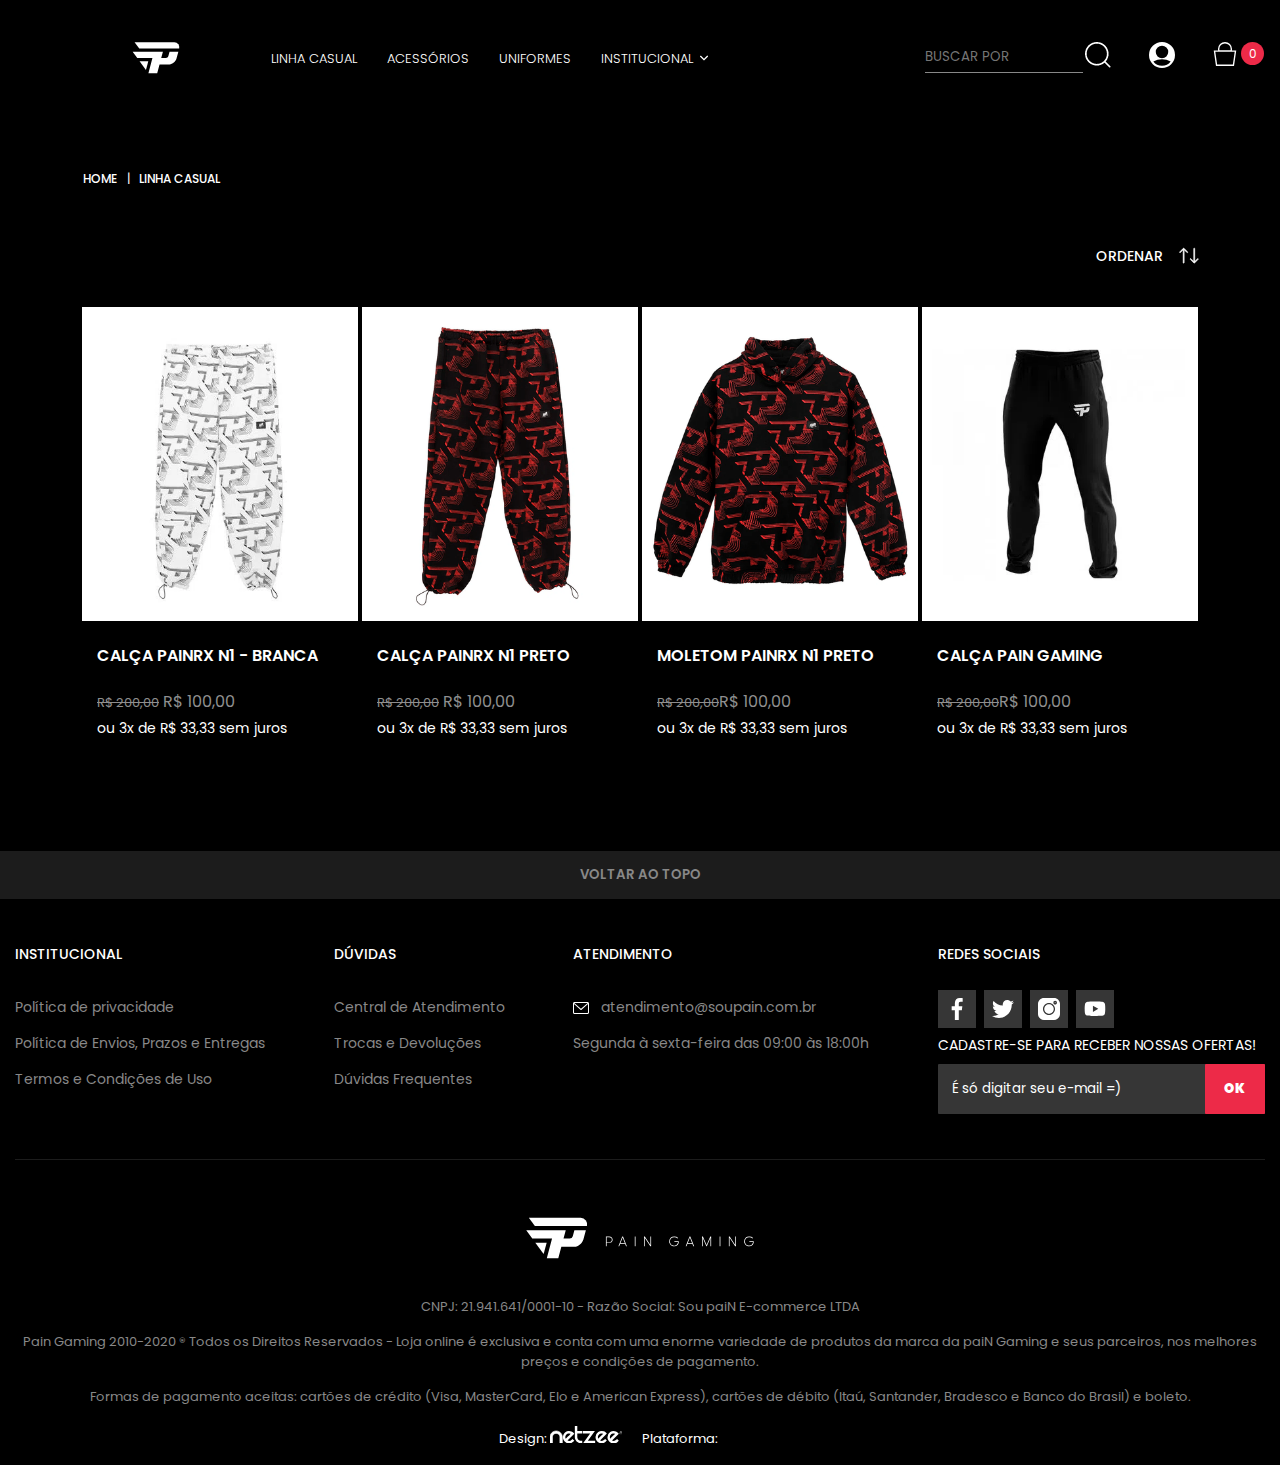
<file: páginas/linha-casual/index.html>
<!DOCTYPE html>
<html lang="pt-BR">
<head>
    <meta charset="UTF-8">
    <meta http-equiv="X-UA-Compatible" content="IE=edge">
    <meta name="viewport" content="width=device-width, initial-scale=1.0">
    <link rel="shortcut icon" href="imagens/favicon.webp" type="image/x-icon">
    <link rel="stylesheet" href="css/style.css">
    
    <link rel="stylesheet" href="css/header.css">
    <link rel="stylesheet" href="css/main.css">
    <link rel="stylesheet" href="css/footer.css">
    <link rel="stylesheet" href="css/media.css">
 
    <title>paiN Gaming</title>
</head>
<body >
    <div class="hide" onclick="fecharMobile()"></div>
    <header class="container container-mobile">

        <div class="menu" onclick="menuMobile()">
            <div class="line"></div>
            <div class="line"></div>
            <div class="line"></div>
        </div>

        <div class="header-logo celular-none">
            <h1 class="celular-none">
                <svg id="Layer_1" data-name="Layer 1" xmlns="http://www.w3.org/2000/svg" xmlns:xlink="http://www.w3.org/1999/xlink" viewBox="0 0 841.89 297.64"><defs><style>.cls-1{fill:none;}.cls-2{clip-path:url(#clip-path);}.cls-3{fill:#fff;}</style><clipPath id="clip-path" transform="translate(-2585.67 0)"><rect class="cls-1" x="2585.67" width="841.89" height="297.64"></rect></clipPath></defs><title>Logo_paiN (4)</title><g class="cls-2"><rect width="841.89" height="297.64"></rect><polygon class="cls-3" points="384.19 193.79 360.87 161.94 392.72 161.94 384.19 193.79"></polygon><g class="cls-2"><path class="cls-3" d="M3091.49,115.33A18.47,18.47,0,0,0,3073.81,92H2928.24l17.06,23.37Z" transform="translate(-2585.67 0)"></path><path class="cls-3" d="M3056.24,173.61c10.82,0,22.08-10.09,25.2-20.45l7-26.33h-32.28l-4.51,17a9,9,0,0,1-8.59,6.43h-17.37l6.25-23.45H2921.07l17,23.34h55.5l-14.72,55.51H3011l8.57-32.07Z" transform="translate(-2585.67 0)"></path></g></g></svg>
            </h1>
            <nav class="header-navegacao celular-none">
                <ul class="header-navegacao-lista">
                    <li>
                        <a target="_blank" href="https://www.soupain.com.br/vestuario">LINHA CASUAL</a>
                    </li>
                    <li>
                        <a target="_blank" href="https://www.soupain.com.br/acessorios">ACESSÓRIOS</a>
                    </li>
                    <li>
                        <a target="_blank" href="https://www.soupain.com.br/uniforme-oficial?O=OrderByReleaseDateDESC">UNIFORMES</a>
                    </li>
                    <li class="header-navegacao-dropdown">
                        <a>INSTITUCIONAL
                            <svg xmlns="http://www.w3.org/2000/svg" xmlns:xlink="http://www.w3.org/1999/xlink" width="8" height="8" viewBox="0 0 8 8" fill="#ffffff"><g transform="translate(8) rotate(90)"><g data-name="271228" transform="translate(1.65)"><path data-name="Caminho 53106" d="M4.572,4.312l-3.56,3.56a.439.439,0,0,1-.619,0L.131,7.61a.438.438,0,0,1,0-.619L3.121,4,.128,1.009a.439.439,0,0,1,0-.619L.39.128a.439.439,0,0,1,.619,0L4.572,3.691a.442.442,0,0,1,0,.621Z"/></g></g></svg>
                        </a>
                        <div class="header-navegacao-segundo-nivel">
                            <ul>
                                <li><a target="_blank" href="https://www.soupain.com.br/institucional/politica-privacidade">Política de privacidade</a></li>
                                <li><a target="_blank" href="https://www.soupain.com.br/institucional/politica-envio">Política de Envios, Prazos e Entregas</a></li>
                                <li><a target="_blank" href="https://www.soupain.com.br/institucional/termos-condicoes">Termos e Condições de Uso</a></li>
                                <li><a target="_blank" href="https://www.soupain.com.br/institucional/fale-conosco">Central de Atendimento</a></li>
                                <li><a target="_blank" href="https://www.soupain.com.br/institucional/trocas-devolucoes">Trocas e Devoluções</a></li>
                                <li><a target="_blank" href="https://www.soupain.com.br/institucional/duvidas-frequentes">Dúvidas Frequentes</a></li>
                            </ul>
                        </div>
                    </li>
                </ul>
            </nav>
        </div>
        
        <div class="header-usuario">
            <input class="celular-none" placeholder="BUSCAR POR" type="text">
            <img class="header-input-search celular-none" src="imagens/bt-search.png" alt="">

            <div class="header-usuario-conta celular-none">
                <svg xmlns="http://www.w3.org/2000/svg" width="26" height="26"><defs><clipPath id="login"><path stroke-width=".2" fill="#fff" stroke="#000" d="M1484 53h26v26h-26z"></path></clipPath></defs><g transform="translate(-1484 -53)" clip-path="url(#login)"><g data-name="2"><g data-name="Grupo 1009"><path data-name="Caminho 53107" d="M1497 53a13 13 0 1013 13 13.015 13.015 0 00-13-13zm0 3.792a6.229 6.229 0 11-6.229 6.229 6.236 6.236 0 016.229-6.229zm0 20.042a10.812 10.812 0 01-8.657-4.348 20.4 20.4 0 018.657-2.153 20.4 20.4 0 018.657 2.152 10.812 10.812 0 01-8.657 4.348z" fill="#fff"></path></g></g></g></svg>
                <div class="header-usuario-conta-segundo-nivel">
                    <ul class="header-usuario-conta-segundo-nivel-lista">
                        <li>
                            <a target="_blank" href="https://www.soupain.com.br/account" class="login">ACESSAR MINHA CONTA</a>
                        </li>
                        <li>
                            <a target="_blank" href="https://www.soupain.com.br/login?ReturnUrl=%2f_secure%2faccount" class="cadastro">Quero me cadastrar</a>
                        </li>
                    </ul>
                </div>
            </div>
            <div class="header-usuario-sacola">
                <div  onclick="abrir()" >
                    <svg class="header-usuario-sacola-svg" xmlns="http://www.w3.org/2000/svg" width="24" height="24"><defs><clipPath id="cart"><path transform="translate(1601 55)" fill="#fff" d="M0 0h24v24H0z"></path></clipPath></defs><g transform="translate(-1601 -55)" clip-path="url(#cart)"><path data-name="bg" d="M1604.575 78.295l-2.054-14.118h20.957l-2.055 14.118zm14.458-14.245h-12.068a6.351 6.351 0 01-.318-1.991 6.36 6.36 0 016.352-6.353 6.361 6.361 0 016.353 6.353 6.332 6.332 0 01-.318 1.99h0z" fill="none" stroke="#fff" stroke-width="1.353"></path></g></svg>
                    <span class="header-usuario-sacola-contagem-produtos">0</span>
                </div>
                <div class="header-usuario-sacola-abrir">
                    <div class="header-usuario-sacola-abrir-header">
                        <strong>MEU CARRINHO</strong>
                        <span onclick="fechar()" class="fechar">
                            <svg  xmlns="http://www.w3.org/2000/svg" width="16" height="16" viewBox="0 0 16 16"><path d="M22 20.866l6.633-6.634a.8.8 0 0 1 1.133 1.133L23.128 22l6.634 6.633a.8.8 0 0 1-1.133 1.133L22 23.128l-6.633 6.634a.8.8 0 0 1-1.133-1.133L20.866 22l-6.634-6.633a.8.8 0 0 1 1.133-1.133z" data-name="Caminho 518" transform="translate(-13.997 -13.997)"></path></svg>
                        </span>
                    </div>
                    <div class="header-usuario-sacola-abrir-itens">
                    </div>
                    <div class="header-usuario-sacola-abrir-footer">
                        <div class="block-text">
                            <p>* Calcule seu frete na página de finalização.</p>
                            <p>* Insira seu cupom de desconto na página de finalização.</p>
                        </div>
                        <div class="finalizar-compra">
                            <div class="finalizar-compra-infos">
                                <p>ITENS: 0
                                    </p>
                                <p>SUBTOTAL: R$ 0,00</p>
                            </div>
                            <div class="finalizar-compra-botao">
                                <a href="https://www.soupain.com.br/checkout/#/cart">FINALIZAR</a>
                            </div>
                        </div>
                    </div>
                </div>
                
                
            </div>
        </div>

    </header>

    
    <nav class="mobile-menu desktop-none">
        <div class="mobile-elementos"></div>
        <div class="mobile-search-menu">
            <input placeholder="O QUE PROCURA?" type="text" name="" id="">
            <img src="imagens/bt-search.png" alt="">
        </div>
        <div class="mobile-categorias">
            <ul>
                <li class="lista"><a href="#">LINHA CASUAL</a></li>
                <li class="lista"><a href="#">ACESSÓRIOS</a></li>
                <li class="lista"><a href="#">UNIFORME</a></li>
                <li class="lista mobile-header-navegacao-dropdown">
                    <a onclick="institucional()">INSTITUCIONAL
                        <svg xmlns="http://www.w3.org/2000/svg" xmlns:xlink="http://www.w3.org/1999/xlink" width="8" height="8" viewBox="0 0 8 8" fill="#ffffff"><g transform="translate(8) rotate(90)"><g data-name="271228" transform="translate(1.65)"><path data-name="Caminho 53106" d="M4.572,4.312l-3.56,3.56a.439.439,0,0,1-.619,0L.131,7.61a.438.438,0,0,1,0-.619L3.121,4,.128,1.009a.439.439,0,0,1,0-.619L.39.128a.439.439,0,0,1,.619,0L4.572,3.691a.442.442,0,0,1,0,.621Z"/></g></g></svg>
                    </a>
                    <svg class="mobile-segundo-nivel-icon" xmlns="http://www.w3.org/2000/svg" version="1.0" width="11px" height="11px" viewBox="0 0 25.000000 25.000000" preserveAspectRatio="xMidYMid meet">
                        <g transform="translate(0.000000,25.000000) scale(0.100000,-0.100000)" fill="#fff" stroke="none">
                        <path d="M70 222 c0 -4 20 -28 45 -52 l45 -44 -47 -48 c-26 -26 -44 -51 -40 -55 9 -8 107 86 107 102 0 12 -91 105 -103 105 -4 0 -7 -4 -7 -8z"/>
                        </g>
                    </svg>
                    <ul>
                        <li><a href="#">Política de privacidade</a></li>
                        <li><a href="#">Política de Envios,Prazos e Entregas</a></li>
                        <li><a href="#">Termos e Condições de Uso</a></li>
                        <li><a href="#">Central de Atendimento</a></li>
                        <li><a href="#">Trocas e Devoluções</a></li>
                        <li><a href="#">Dúvidas Frequentes</a></li>
                    </ul>
                </li>
            </ul>
        </div>
        <div class="mobile-login">
            <svg xmlns="http://www.w3.org/2000/svg" width="26" height="26">
                <defs>
                  <clipPath id="login2">
                    <path stroke-width=".2" fill="#fff" stroke="#000" d="M1484 53h26v26h-26z"></path>
                  </clipPath>
                </defs>
                <g transform="translate(-1484 -53)" clip-path="url(#login2)">
                  <g data-name="2">
                    <g data-name="Grupo 1009">
                      <path data-name="Caminho 53107" d="M1497 53a13 13 0 1013 13 13.015 13.015 0 00-13-13zm0 3.792a6.229 6.229 0 11-6.229 6.229 6.236 6.236 0 016.229-6.229zm0 20.042a10.812 10.812 0 01-8.657-4.348 20.4 20.4 0 018.657-2.153 20.4 20.4 0 018.657 2.152 10.812 10.812 0 01-8.657 4.348z" fill="#fff"></path>
                    </g>
                  </g>
                </g>
            </svg>
            <span>FAZER LOGIN</span>
            <svg class="mobile-segundo-nivel-icon mobile-login-segundo" xmlns="http://www.w3.org/2000/svg" version="1.0" width="11px" height="11px" viewBox="0 0 25.000000 25.000000" preserveAspectRatio="xMidYMid meet">
                <g transform="translate(0.000000,25.000000) scale(0.100000,-0.100000)" fill="#fff" stroke="none">
                <path d="M70 222 c0 -4 20 -28 45 -52 l45 -44 -47 -48 c-26 -26 -44 -51 -40 -55 9 -8 107 86 107 102 0 12 -91 105 -103 105 -4 0 -7 -4 -7 -8z"/>
                </g>
            </svg>
        </div>
    </nav>
    <div class="hide "></div>
    
   
    <main>

        <section class="main-produtos-secao container-mobile">
            <div class="main-produtos-secao-link">
                <ul>
                    <li><a href="#">HOME</a></li>
                    <li><a href="#">LINHA CASUAL</a></li>
                </ul>
            </div>
            <div class="main-produtos-filtro">
                   
                <fieldset>
                    <label for="select">ORDENAR <svg xmlns="http://www.w3.org/2000/svg" width="22" height="22" style="&#10;    background: black;&#10;"><defs><clipPath id="clip-path"><path id="RetÃƒÆ’Ã†â€™Ãƒâ€ Ã¢â‚¬â„¢ÃƒÆ’Ã¢â‚¬Å¡Ãƒâ€šÃ‚Â¢ngulo_648" data-name="RetÃƒÆ’Ã†â€™Ãƒâ€ Ã¢â‚¬â„¢ÃƒÆ’Ã¢â‚¬Å¡Ãƒâ€šÃ‚Â¢ngulo 648" class="cls-1" transform="rotate(-90 54 -33)" d="M0 0h22v22H0z"/></clipPath><style>.cls-1{fill:#fff;stroke:#ffffff;stroke-width:.6px}</style></defs><g id="Grupo_de_mÃƒÆ’Ã†â€™Ãƒâ€ Ã¢â‚¬â„¢ÃƒÆ’Ã¢â‚¬Å¡Ãƒâ€šÃ‚Â¡scara_284" data-name="Grupo de mÃƒÆ’Ã†â€™Ãƒâ€ Ã¢â‚¬â„¢ÃƒÆ’Ã¢â‚¬Å¡Ãƒâ€šÃ‚Â¡scara 284" transform="rotate(90 54 -33)" clip-path="url(#clip-path)"><g id="_159791" data-name="159791" transform="translate(90.143 .679)"><g id="Grupo_1079" data-name="Grupo 1079"><path id="Caminho_53259" data-name="Caminho 53259" class="cls-1" d="M19.416 18.746a.471.471 0 00-.471-.471H6.04l2.821-2.821a.469.469 0 00-.663-.663l-3.622 3.622a.467.467 0 000 .663L8.2 22.7a.47.47 0 00.667-.663l-2.823-2.823h12.909a.466.466 0 00.463-.468z" transform="translate(-4.434 -4.086)"/><path id="Caminho_53260" data-name="Caminho 53260" class="cls-1" d="M19.277 3.756L15.655.138a.469.469 0 00-.663.662l2.821 2.821H4.9a.471.471 0 100 .943h12.913l-2.821 2.814a.47.47 0 00.667.663l3.622-3.622a.471.471 0 00-.004-.663z" transform="translate(-4.433)"/></g></g></g></svg>
                    </label>
                    <select name="select" id="select" size="9">
                        <option value="">Selecione</option>
                        <option value="">Maior Preço</option>
                        <option value="">Menor Preço</option>
                        <option value="">Mais vendidos</option>
                        <option value="">Melhores Avaliações</option>
                        <option value="">A - Z</option>
                        <option value="">Z - A</option>
                        <option value="">Data de Lançamento</option>
                        <option value="">Melhor Desconto</option>
                    </select>
                </fieldset>

            </div>
            <div  class="main-produtos">
                
                <a target="_blank" href="https://www.soupain.com.br/calcapainrxn1branco/p" class="main-produto-esquerda">
                    <img src="imagens/img-item1.webp" alt="">
                    <div>
                        <p class="main-produto-titulo">CALÇA PAINRX N1 - BRANCA</p>
                        <p class="main-produto-preco"><span class="main-produto-preco-antigo">R$ 200,00</span> R$ 100,00</p>
                        <p class="main-produto-oferta">ou 3x de R$ 33,33 sem juros</p>
                    </div>
                    <div>
                        <button>VER PRODUTO</button>
                    </div>
                </a>
                <a target="_blank" href="https://www.soupain.com.br/calcapainrxn1/p" class="main-produto-direita">
                    <img src="imagens/img-item2.png" alt="">
                    <div>
                        <p class="main-produto-titulo">CALÇA PAINRX N1 PRETO</p>
                        <p class="main-produto-preco"><span class="main-produto-preco-antigo">R$ 200,00</span> R$ 100,00</p>
                        <p class="main-produto-oferta">ou 3x de R$ 33,33 sem juros</p>
                    </div>
                    <div>
                        <button>VER PRODUTO</button>
                    </div>
                </a>
                <a target="_blank" href="https://www.soupain.com.br/moletompainrxn1preto/p" class="main-produto3">
                    <img src="imagens/img-item3.png" alt="">
                    <div>
                        <p class="main-produto-titulo">MOLETOM PAINRX N1 PRETO</p>
                        <p class="main-produto-preco"><span class="main-produto-preco-antigo">R$ 200,00</span>R$ 100,00</p>
                        <p class="main-produto-oferta">ou 3x de R$ 33,33 sem juros</p>
                    </div>
                    <div>
                        <button>VER PRODUTO</button>
                    </div>
                </a>
                <a target="_blank" href="https://www.soupain.com.br/moletompainrxn1preto/p" class="main-produto3">
                    <img src="imagens/img-item4.webp" alt="">
                    <div>
                        <p class="main-produto-titulo">CALÇA PAIN GAMING</p>
                        <p class="main-produto-preco"><span class="main-produto-preco-antigo">R$ 200,00</span>R$ 100,00</p>
                        <p class="main-produto-oferta">ou 3x de R$ 33,33 sem juros</p>
                    </div>
                    <div>
                        <button>VER PRODUTO</button>
                    </div>
                </a>
            </div>
        </section>

    </main>


    
 
    <button class="container to-top">VOLTAR AO TOPO</button>
        
        
       
    <footer class="container">
        <section class="footer-section-primaria container-mobile">
            <div class="footer-mobile-lista">
                <h3 onclick="footerLista1()">INSTITUCIONAL
                    <svg class="icon1 ico-arrow visible-mobile" xmlns="http://www.w3.org/2000/svg" width="14" height="14"><path d="M6.989 10.493a1 1 0 0 1-.639-.23L.361 5.272a1 1 0 0 1 1.277-1.537l5.351 4.469 5.351-4.309a1 1 0 0 1 1.408.15 1 1 0 0 1-.141 1.459l-5.989 4.819a1 1 0 0 1-.629.17z"></path></svg>
                </h3>   
                
                <ul class="ul1">
                    <li>
                        <a target="_blank" href="https://www.soupain.com.br/institucional/politica-privacidade">Política de privacidade</a>
                    </li>
                    <li>
                        <a target="_blank" href="https://www.soupain.com.br/institucional/politica-envio">Política de Envios, Prazos e Entregas</a>
                    </li>
                    <li>
                        <a target="_blank" href="https://www.soupain.com.br/institucional/termos-condicoes">Termos e Condições de Uso</a>
                    </li>
                </ul>         
            </div>
            <div class="footer-mobile-lista">
                <h3 onclick="footerLista2()">DÚVIDAS
                    <svg class="icon2 ico-arrow visible-mobile" xmlns="http://www.w3.org/2000/svg" width="14" height="14"><path d="M6.989 10.493a1 1 0 0 1-.639-.23L.361 5.272a1 1 0 0 1 1.277-1.537l5.351 4.469 5.351-4.309a1 1 0 0 1 1.408.15 1 1 0 0 1-.141 1.459l-5.989 4.819a1 1 0 0 1-.629.17z"></path></svg>
                </h3>
                
                <ul class="ul2">
                    <li><a target="_blank" href="https://www.soupain.com.br/institucional/fale-conosco">Central de Atendimento</a></li>
                    <li><a target="_blank" href="https://www.soupain.com.br/institucional/trocas-devolucoes">Trocas e Devoluções</a></li>
                    <li><a target="_blank" href="https://www.soupain.com.br/institucional/duvidas-frequentes">Dúvidas Frequentes</a></li>
                </ul>
            </div>
            <div class="footer-mobile-lista">
                <h3 onclick="footerLista3()">ATENDIMENTO
                    <svg class="icon3 ico-arrow visible-mobile" xmlns="http://www.w3.org/2000/svg" width="14" height="14"><path d="M6.989 10.493a1 1 0 0 1-.639-.23L.361 5.272a1 1 0 0 1 1.277-1.537l5.351 4.469 5.351-4.309a1 1 0 0 1 1.408.15 1 1 0 0 1-.141 1.459l-5.989 4.819a1 1 0 0 1-.629.17z"></path></svg>
                </h3>
                
                <ul class="ul3">
                    <li>
                        <a target="_blank" class="footer-contato" href="mailto:atendimento@soupain.com.br">
                            <svg width="16" height="16" xmlns="http://www.w3.org/2000/svg" viewBox="0 0 479.058 479.058">
                            <path d="m434.146 59.882h-389.234c-24.766 0-44.912 20.146-44.912 44.912v269.47c0 24.766 20.146 44.912 44.912 44.912h389.234c24.766 0 44.912-20.146 44.912-44.912v-269.47c0-24.766-20.146-44.912-44.912-44.912zm0 29.941c2.034 0 3.969.422 5.738 1.159l-200.355 173.649-200.356-173.649c1.769-.736 3.704-1.159 5.738-1.159zm0 299.411h-389.234c-8.26 0-14.971-6.71-14.971-14.971v-251.648l199.778 173.141c2.822 2.441 6.316 3.655 9.81 3.655s6.988-1.213 9.81-3.655l199.778-173.141v251.649c-.001 8.26-6.711 14.97-14.971 14.97z"></path>
                            </svg>
                            atendimento@soupain.com.br
                        </a>
                    </li>
                </ul>
                <span class="span">Segunda à sexta-feira das 09:00 às 18:00h</span>
            </div>
            <div class="footer-redes">
                <h3>REDES SOCIAIS</h3>
                <ul>
                    <li>
                        <a target="_blank" href="https://www.facebook.com/paingamingbr">
                            <svg xmlns="http://www.w3.org/2000/svg" enable-background="new 0 0 24 24" height="22" viewBox="0 0 24 24" width="22">
                            <path d="m15.997 3.985h2.191v-3.816c-.378-.052-1.678-.169-3.192-.169-3.159 0-5.323 1.987-5.323 5.639v3.361h-3.486v4.266h3.486v10.734h4.274v-10.733h3.345l.531-4.266h-3.877v-2.939c.001-1.233.333-2.077 2.051-2.077z"></path>
                            </svg>
                        </a>
                    </li>
                    <li>
                        <a target="_blank" href="https://twitter.com/paingamingbr">
                            <svg xmlns="http://www.w3.org/2000/svg" xmlns:xlink="http://www.w3.org/1999/xlink" viewBox="0 0 512 512"        xml:space="preserve" height="22" width="22">
                            <path d="M512,97.248c-19.04,8.352-39.328,13.888-60.48,16.576c21.76-12.992,38.368-33.408,46.176-58.016    c-20.288,12.096-42.688,20.64-66.56,25.408C411.872,60.704,384.416,48,354.464,48c-58.112,0-104.896,47.168-104.896,104.992    c0,8.32,0.704,16.32,2.432,23.936c-87.264-4.256-164.48-46.08-216.352-109.792c-9.056,15.712-14.368,33.696-14.368,53.056    c0,36.352,18.72,68.576,46.624,87.232c-16.864-0.32-33.408-5.216-47.424-12.928c0,0.32,0,0.736,0,1.152    c0,51.008,36.384,93.376,84.096,103.136c-8.544,2.336-17.856,3.456-27.52,3.456c-6.72,0-13.504-0.384-19.872-1.792    c13.6,41.568,52.192,72.128,98.08,73.12c-35.712,27.936-81.056,44.768-130.144,44.768c-8.608,0-16.864-0.384-25.12-1.44    C46.496,446.88,101.6,464,161.024,464c193.152,0,298.752-160,298.752-298.688c0-4.64-0.16-9.12-0.384-13.568    C480.224,136.96,497.728,118.496,512,97.248z"></path>
                            </svg>
                        </a>
                    </li>
                    <li>
                        <a target="_blank" href="https://www.instagram.com/paingamingbr/">
                            <svg xmlns="http://www.w3.org/2000/svg" viewBox="0 0 512.00096 512.00096" height="22" width="22">
                                <path d="m373.40625 0h-234.8125c-76.421875 0-138.59375 62.171875-138.59375 138.59375v234.816406c0 76.417969 62.171875 138.589844 138.59375 138.589844h234.816406c76.417969 0 138.589844-62.171875 138.589844-138.589844v-234.816406c0-76.421875-62.171875-138.59375-138.59375-138.59375zm-117.40625 395.996094c-77.195312 0-139.996094-62.800782-139.996094-139.996094s62.800782-139.996094 139.996094-139.996094 139.996094 62.800782 139.996094 139.996094-62.800782 139.996094-139.996094 139.996094zm143.34375-246.976563c-22.8125 0-41.367188-18.554687-41.367188-41.367187s18.554688-41.371094 41.367188-41.371094 41.371094 18.558594 41.371094 41.371094-18.558594 41.367187-41.371094 41.367187zm0 0"></path>
                                <path d="m256 146.019531c-60.640625 0-109.980469 49.335938-109.980469 109.980469 0 60.640625 49.339844 109.980469 109.980469 109.980469 60.644531 0 109.980469-49.339844 109.980469-109.980469 0-60.644531-49.335938-109.980469-109.980469-109.980469zm0 0"></path>
                                <path d="m399.34375 96.300781c-6.257812 0-11.351562 5.09375-11.351562 11.351563 0 6.257812 5.09375 11.351562 11.351562 11.351562 6.261719 0 11.355469-5.089844 11.355469-11.351562 0-6.261719-5.09375-11.351563-11.355469-11.351563zm0 0"></path>
                            </svg>
                        </a>
                    </li>
                    <li>
                        <a target="_blank" href="https://www.youtube.com/user/paingamingg">
                            <svg xmlns="http://www.w3.org/2000/svg" height="22" viewBox="-21 -117 682.66672 682" width="22">
                                <path d="m626.8125 64.035156c-7.375-27.417968-28.992188-49.03125-56.40625-56.414062-50.082031-13.703125-250.414062-13.703125-250.414062-13.703125s-200.324219 0-250.40625 13.183593c-26.886719 7.375-49.03125 29.519532-56.40625 56.933594-13.179688 50.078125-13.179688 153.933594-13.179688 153.933594s0 104.378906 13.179688 153.933594c7.382812 27.414062 28.992187 49.027344 56.410156 56.410156 50.605468 13.707031 250.410156 13.707031 250.410156 13.707031s200.324219 0 250.40625-13.183593c27.417969-7.378907 49.03125-28.992188 56.414062-56.40625 13.175782-50.082032 13.175782-153.933594 13.175782-153.933594s.527344-104.382813-13.183594-154.460938zm-370.601562 249.878906v-191.890624l166.585937 95.945312zm0 0"></path>
                            </svg>
                        </a>
                    </li>
                </ul>
                <span class="footer-cadastro">CADASTRE-SE PARA RECEBER NOSSAS OFERTAS!
                </span>
                <div class="footer-form">
                    <form action="#">
                        <input placeholder="É só digitar seu e-mail =)" type="text">
                        <button>OK</button>
                    </form>
                </div>
            </div>
            
        </section>
        <section class="footer-section-secundaria">
            <svg id="Layer_1" data-name="Layer 1" width="300" xmlns="http://www.w3.org/2000/svg" xmlns:xlink="http://www.w3.org/1999/xlink"     viewBox="0 0 841.89 297.64"><defs><style>.cls-1{fill:none;}.cls-2{clip-path:url(#clip-path);}.cls-3{fill:#fff;}</style><clipPath id="clip-path" transform="translate(-861.89 0)"><rect class="cls-1" x="861.89" width="841.89" height="297.64"></rect></clipPath></defs><title>Logo_paiN (2)</title><g class="cls-2"><rect width="841.89" height="297.64"></rect><polygon class="cls-3" points="150.47 193.79 127.15 161.94 159 161.94 150.47 193.79"></polygon><g class="cls-2"><path class="cls-3" d="M1134,115.33A18.47,18.47,0,0,0,1116.31,92H970.74l17.06,23.37Z" transform="translate(-861.89 0)"></path><path class="cls-3" d="M1098.75,173.61c10.81,0,22.08-10.09,25.19-20.45l7-26.33h-32.28l-4.51,17a9,9,0,0,1-8.59,6.43h-17.37l6.25-23.45H963.57l17,23.34H1036l-14.71,55.51h32.21l8.57-32.07Z" transform="translate(-861.89 0)"></path><path class="cls-3" d="M1189.26,162.3v9.53h-2.1V144.62h9.37a9.91,9.91,0,0,1,3.79.7,9.08,9.08,0,0,1,3,1.88,8.45,8.45,0,0,1,1.91,2.8,8.83,8.83,0,0,1,.67,3.44,9.1,9.1,0,0,1-.67,3.53,7.85,7.85,0,0,1-1.93,2.8,9,9,0,0,1-3.08,1.85,11.69,11.69,0,0,1-4.09.68Zm0-15.73v13.78h7.07a8.43,8.43,0,0,0,3.12-.54,6.72,6.72,0,0,0,2.32-1.47,6.26,6.26,0,0,0,1.47-2.2,7.11,7.11,0,0,0,.52-2.74,6.68,6.68,0,0,0-.52-2.66,6.33,6.33,0,0,0-1.49-2.17,7,7,0,0,0-2.44-1.47,10,10,0,0,0-3.38-.53Z" transform="translate(-861.89 0)"></path><path class="cls-3" d="M1240.89,164.64h-13.62l-2.82,7.19h-2.15l10.77-27.21h2.1l10.8,27.21h-2.26Zm-6.79-17.28-6,15.29h12Z" transform="translate(-861.89 0)"></path><rect class="cls-3" x="406.29" y="144.62" width="2.11" height="27.21"></rect><polygon class="cls-3" points="434.25 147.88 434.25 171.82 432.22 171.82 432.22 144.62 434.44 144.62 450.09 168.57 450.09 144.62 452.12 144.62 452.12 171.82 449.89 171.82 434.25 147.88"></polygon><path class="cls-3" d="M1391.73,159.39a13,13,0,0,1-.89,4.75,12.66,12.66,0,0,1-2.57,4.07,12.47,12.47,0,0,1-9.29,3.93,14.82,14.82,0,0,1-5.64-1,14.05,14.05,0,0,1-4.49-2.9,13,13,0,0,1-3-4.41,14.2,14.2,0,0,1-1.08-5.58,13.85,13.85,0,0,1,4.13-10,13.93,13.93,0,0,1,4.47-2.89,14.28,14.28,0,0,1,5.46-1.06,14.45,14.45,0,0,1,6.12,1.24,12.6,12.6,0,0,1,4.6,3.53l-1.54,1.31a10.92,10.92,0,0,0-4-3,13,13,0,0,0-5.17-1,12.3,12.3,0,0,0-4.68.89,11.71,11.71,0,0,0-3.8,2.49,11.55,11.55,0,0,0-2.54,3.77,11.9,11.9,0,0,0-.93,4.72,12.62,12.62,0,0,0,.89,4.77,11.35,11.35,0,0,0,2.5,3.77,12.08,12.08,0,0,0,3.82,2.51,12.75,12.75,0,0,0,4.86.91,10.86,10.86,0,0,0,4.19-.8,10.25,10.25,0,0,0,3.32-2.16,10.82,10.82,0,0,0,3.17-7.09h-10.32v-2h12.39Z" transform="translate(-861.89 0)"></path><path class="cls-3" d="M1429.7,164.64h-13.63l-2.81,7.19h-2.15l10.76-27.21H1424l10.8,27.21h-2.26Zm-6.79-17.28-6,15.29h12Z" transform="translate(-861.89 0)"></path><polygon class="cls-3" points="597.08 148.83 597.08 171.82 595.09 171.82 595.09 144.62 597.47 144.62 607.88 168.61 618.25 144.62 620.63 144.62 620.63 171.82 618.6 171.82 618.6 148.75 608.43 171.82 607.24 171.82 597.08 148.83"></polygon><rect class="cls-3" x="644.46" y="144.62" width="2.1" height="27.21"></rect><polygon class="cls-3" points="672.42 147.88 672.42 171.82 670.39 171.82 670.39 144.62 672.62 144.62 688.26 168.57 688.26 144.62 690.29 144.62 690.29 171.82 688.06 171.82 672.42 147.88"></polygon><path class="cls-3" d="M1602.1,159.39a13,13,0,0,1-.89,4.75,12.66,12.66,0,0,1-2.57,4.07,12.47,12.47,0,0,1-9.29,3.93,14.82,14.82,0,0,1-5.64-1,14.05,14.05,0,0,1-4.49-2.9,13,13,0,0,1-3-4.41,14.2,14.2,0,0,1-1.08-5.58,13.85,13.85,0,0,1,4.13-10,13.93,13.93,0,0,1,4.47-2.89,14.28,14.28,0,0,1,5.46-1.06,14.45,14.45,0,0,1,6.12,1.24A12.6,12.6,0,0,1,1600,149l-1.54,1.31a10.92,10.92,0,0,0-4-3,13,13,0,0,0-5.17-1,12.3,12.3,0,0,0-4.68.89,11.71,11.71,0,0,0-3.8,2.49,11.55,11.55,0,0,0-2.54,3.77,11.9,11.9,0,0,0-.93,4.72,12.62,12.62,0,0,0,.89,4.77,11.35,11.35,0,0,0,2.5,3.77,12.08,12.08,0,0,0,3.82,2.51,12.75,12.75,0,0,0,4.86.91,10.86,10.86,0,0,0,4.19-.8,10.25,10.25,0,0,0,3.32-2.16,10.82,10.82,0,0,0,3.17-7.09h-10.32v-2h12.39Z"   transform="translate(-861.89 0)"></path></g></g>
            </svg>
            <div>
                <p>
                    CNPJ: 21.941.641/0001-10 - Razão Social: Sou paiN E-commerce LTDA
                </p>
                <p>
                    Pain Gaming 2010-2020 ® Todos os Direitos Reservados - Loja online é exclusiva e conta com uma enorme variedade de produtos da marca da paiN Gaming e seus parceiros, nos melhores preços e condições de pagamento.
                </p>
                <p>
                    Formas de pagamento aceitas: cartões de crédito (Visa, MasterCard, Elo e American Express), cartões de débito (Itaú, Santander, Bradesco e Banco do Brasil) e boleto.
                </p>
                <div class="footer-creditos">
                    <span>
                        Design:
                        <svg xmlns="http://www.w3.org/2000/svg" width="72.765" height="17.347"><defs><style>.cls-netzee1{fill:#fff}</style></defs><g><path data-name="Caminho 65" class="cls-1" d="M.5 12.654A6.27 6.27 0 011.823 10.7 6.2 6.2 0 013.79 9.378 5.962 5.962 0 016.181 8.9a5.944 5.944 0 012.4.479 6.258 6.258 0 011.966 1.321 6.194 6.194 0 011.335 1.947 5.977 5.977 0 01.479 2.4v6.183H9.917v-6.185a3.728 3.728 0 00-.288-1.445 3.574 3.574 0 00-.8-1.178 3.863 3.863 0 00-1.19-.8 3.782 3.782 0 00-1.456-.288 3.728 3.728 0 00-1.446.288 3.574 3.574 0 00-1.18.8 3.947 3.947 0 00-.8 1.177 3.687 3.687 0 00-.288 1.446v6.182H.02v-6.18a6.077 6.077 0 01.48-2.393z" transform="translate(-.02 -3.926)"></path><path data-name="Caminho 66" class="cls-netzee1" d="M33.231 16.9l1.734 1.735-.857.857a6.179 6.179 0 01-6.727 1.346 5.937 5.937 0 01-2-1.342 5.848 5.848 0 01-1.342-2.046 6.484 6.484 0 01-.445-2.324 6.16 6.16 0 018.484-5.7 6.04 6.04 0 012.046 1.356l.857.857-6.84 6.831a3.663 3.663 0 004.261-.714zM27.1 12.47a3.663 3.663 0 00-.711 4.259l1-1c.445-.445.922-.922 1.423-1.438s.989-.979 1.456-1.446.835-.812 1.091-1.067a3.708 3.708 0 00-2.212-.356 3.5 3.5 0 00-2.047 1.05z" transform="translate(-10.664 -3.954)"></path><path data-name="Caminho 67" class="cls-netzee1" d="M52.75 14.853V17.3h-1.217a6 6 0 01-2.391-.479 6.247 6.247 0 01-3.314-3.313 6 6 0 01-.479-2.391V.02H47.8v4.959h4.948v2.447H47.8v3.691a3.782 3.782 0 00.288 1.456 3.506 3.506 0 00.8 1.19 3.608 3.608 0 001.2.8 3.782 3.782 0 001.456.288z" transform="translate(-20.513 -.02)"></path><path data-name="Caminho 3890" class="cls-netzee1" d="M4.781-67.357l12.052.022L9.767-57.5h7.322v2.46L5-55.012l7.09-9.888H4.781z" transform="translate(28.071 72.285)"></path><path data-name="Caminho 66" class="cls-netzee1" d="M33.344 17.7l1.719 1.734c-.344.351-.855.89-1.239 1.209a6.419 6.419 0 01-6.433 1 6.28 6.28 0 01-1.913-1.356 5.426 5.426 0 01-1.3-1.959 7.049 7.049 0 01-.487-2.4 6.24 6.24 0 012.711-5.09 6.148 6.148 0 015.623-.666 7.009 7.009 0 012.226 1.463l.8.8-6.813 6.829a3.735 3.735 0 004.192-.643zm-6.118-4.391a3.672 3.672 0 00-.721 4.237c1.362-1.4 4.685-4.652 4.938-4.914a3.717 3.717 0 00-2.114-.387 3.607 3.607 0 00-2.1 1.063z" transform="translate(21.808 -4.811)"></path><path data-name="Caminho 66" class="cls-netzee1" d="M33.344 17.7l1.719 1.734c-.344.351-.855.89-1.239 1.209a6.419 6.419 0 01-6.433 1 6.28 6.28 0 01-1.913-1.356 5.426 5.426 0 01-1.3-1.959 7.049 7.049 0 01-.487-2.4 6.24 6.24 0 012.711-5.09 6.148 6.148 0 015.623-.666 7.009 7.009 0 012.226 1.463l.8.8-6.813 6.829a3.735 3.735 0 004.192-.643zm-6.118-4.391a3.672 3.672 0 00-.721 4.237c1.362-1.4 4.685-4.652 4.938-4.914a3.717 3.717 0 00-2.114-.387 3.607 3.607 0 00-2.1 1.063z" transform="translate(33.761 -4.76)"></path><g data-name="Grupo 291" transform="translate(69.509 5.02)"><path data-name="Caminho 3891" class="cls-netzee1" d="M546.031 68.656a1.617 1.617 0 111.159-.474 1.628 1.628 0 01-1.159.474zm.009-3.093a1.452 1.452 0 101.031.428 1.465 1.465 0 00-1.031-.428zm.36 1.628l.459.643h-.387l-.414-.59h-.358v.59h-.324v-1.706h.76c.4 0 .656.2.656.543a.508.508 0 01-.392.52zm-.274-.769h-.426v.538h.423c.211 0 .337-.1.337-.27s-.126-.269-.337-.269z" transform="translate(-544.408 -65.4)"></path></g></g></svg>
                    </span>
                    <span>
                        Plataforma:
                        <svg xmlns="http://www.w3.org/2000/svg" width="60" height="21"><defs><clipPath id="clip-path"><path id="Retângulo_617" data-name="Retângulo 617" transform="translate(1487 6645)" stroke="#707070" fill="#fff" d="M0 0h60v21H0z"></path></clipPath><style>.cls-vtex3{fill:#fff}</style></defs><g data-name="Grupo de máscara 262" transform="translate(-1487 -6645)" clip-path="url(#clip-path)"><g transform="translate(1488.116 6645)"><g id="Artboard"><g><path class="cls-vtex3" d="M37.048 7.015h-2.062v7.058a.243.243 0 01-.242.242h-1.588a.243.243 0 01-.242-.242V7.015h-2.076a.232.232 0 01-.242-.23v-1.25a.232.232 0 01.242-.23h6.206a.244.244 0 01.255.23v1.25a.244.244 0 01-.251.23z" transform="translate(4.521 .729)"></path><path data-name="Shape" class="cls-vtex3" d="M42.667 14.282a15.874 15.874 0 01-2.454.159c-1.565 0-2.947-.4-2.947-2.607V7.805c0-2.207 1.4-2.594 2.959-2.594a15.672 15.672 0 012.436.157c.17.025.242.085.242.242v1.133a.243.243 0 01-.242.242H40.11c-.566 0-.776.189-.776.825v1.1h3.236a.243.243 0 01.242.242v1.152a.243.243 0 01-.242.242h-3.236v1.286c0 .631.206.825.776.825h2.556a.243.243 0 01.242.242v1.133c.002.151-.071.225-.241.25z" transform="translate(5.514 .715)"></path><path data-name="Shape" class="cls-vtex3" d="M50.933 14.315H49a.319.319 0 01-.315-.189l-1.673-2.643-1.51 2.594c-.085.145-.17.242-.3.242h-1.79a.16.16 0 01-.189-.159.223.223 0 01.025-.085l2.63-4.375-2.654-4.165a.171.171 0 01-.025-.074.176.176 0 01.189-.159h1.952c.134 0 .23.121.3.23l1.56 2.456 1.51-2.454a.393.393 0 01.3-.23h1.8a.176.176 0 01.189.159.171.171 0 01-.025.074l-2.647 4.184 2.751 4.343a.27.27 0 01.036.121.171.171 0 01-.181.13z" transform="translate(6.397 .729)"></path><path data-name="Shape" class="cls-vtex3" d="M28.867 5.326a.189.189 0 00-.189.149l-1.762 6.518c-.025.134-.06.189-.17.189s-.145-.049-.17-.189l-1.755-6.518a.189.189 0 00-.189-.149H22.9a.189.189 0 00-.189.23l2.173 7.552a1.829 1.829 0 001.869 1.322 1.888 1.888 0 001.869-1.322c.034-.1 2.137-7.552 2.137-7.552a.189.189 0 00-.189-.228z" transform="translate(3.346 .733)"></path><path data-name="Shape" class="cls-vtex3" d="M22.42.053H4.347A1.877 1.877 0 002.7 2.8l1.812 3.445H1.234A1.182 1.182 0 00.169 7.982l5.815 10.989a1.2 1.2 0 002.13 0l1.578-2.977 1.982 3.75a1.86 1.86 0 003.287 0L24.025 2.7A1.8 1.8 0 0022.42.053zm-8.075 7.2l-3.965 7.434a.785.785 0 01-1.388 0L5.078 7.324a.731.731 0 01.646-1.074h8.009a.682.682 0 01.612 1z" transform="translate(-.031 -.053)"></path></g></g></g></g></svg>
                    </span>
                </div>
            </div>
        </section>
    </footer> 

    <script src="script.js"></script>
</body>
</html>
</file>
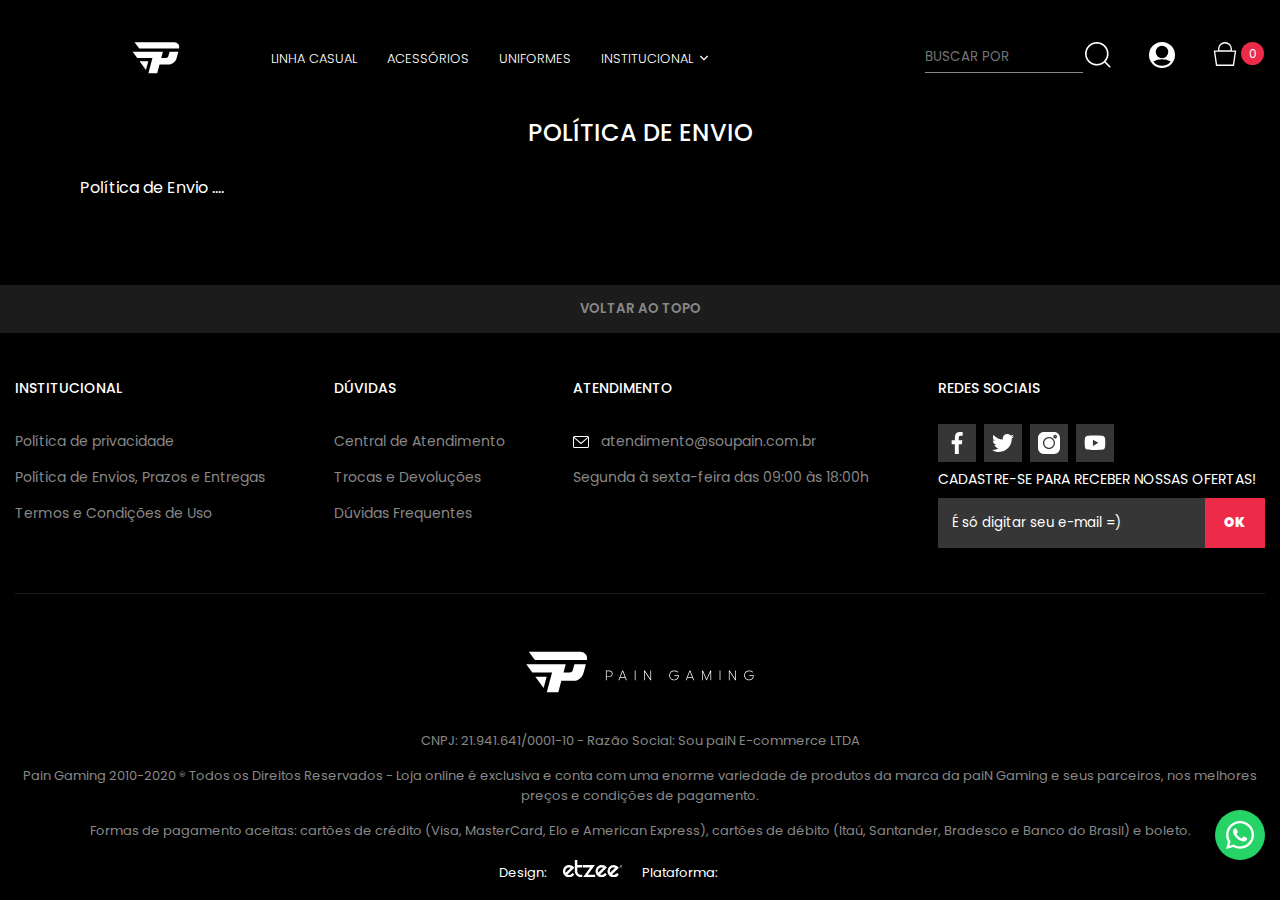
<file: páginas/politica-de-envio/index.html>
<!DOCTYPE html>
<html lang="pt-BR">
<head>
    <meta charset="UTF-8">
    <meta http-equiv="X-UA-Compatible" content="IE=edge">
    <meta name="viewport" content="width=device-width, initial-scale=1.0">
    <link rel="shortcut icon" href="imagens/favicon.webp" type="image/x-icon">
    <link rel="stylesheet" href="css/style.css">
    
    <link rel="stylesheet" href="css/header.css">
    <link rel="stylesheet" href="css/main.css">
    <link rel="stylesheet" href="css/footer.css">
    <link rel="stylesheet" href="css/media.css">
 
    <title>paiN Gaming</title>
</head>
<body >
    <div class="hide" onclick="fecharMobile()"></div>
    <header class="container container-mobile">

        <div class="menu" onclick="menuMobile()">
            <div class="line"></div>
            <div class="line"></div>
            <div class="line"></div>
        </div>

        <div class="header-logo celular-none">
            <h1 class="celular-none">
                <svg id="Layer_1" data-name="Layer 1" xmlns="http://www.w3.org/2000/svg" xmlns:xlink="http://www.w3.org/1999/xlink" viewBox="0 0 841.89 297.64"><defs><style>.cls-1{fill:none;}.cls-2{clip-path:url(#clip-path);}.cls-3{fill:#fff;}</style><clipPath id="clip-path" transform="translate(-2585.67 0)"><rect class="cls-1" x="2585.67" width="841.89" height="297.64"></rect></clipPath></defs><title>Logo_paiN (4)</title><g class="cls-2"><rect width="841.89" height="297.64"></rect><polygon class="cls-3" points="384.19 193.79 360.87 161.94 392.72 161.94 384.19 193.79"></polygon><g class="cls-2"><path class="cls-3" d="M3091.49,115.33A18.47,18.47,0,0,0,3073.81,92H2928.24l17.06,23.37Z" transform="translate(-2585.67 0)"></path><path class="cls-3" d="M3056.24,173.61c10.82,0,22.08-10.09,25.2-20.45l7-26.33h-32.28l-4.51,17a9,9,0,0,1-8.59,6.43h-17.37l6.25-23.45H2921.07l17,23.34h55.5l-14.72,55.51H3011l8.57-32.07Z" transform="translate(-2585.67 0)"></path></g></g></svg>
            </h1>
            <nav class="header-navegacao celular-none">
                <ul class="header-navegacao-lista">
                    <li>
                        <a target="_blank" href="https://www.soupain.com.br/vestuario">LINHA CASUAL</a>
                    </li>
                    <li>
                        <a target="_blank" href="https://www.soupain.com.br/acessorios">ACESSÓRIOS</a>
                    </li>
                    <li>
                        <a target="_blank" href="https://www.soupain.com.br/uniforme-oficial?O=OrderByReleaseDateDESC">UNIFORMES</a>
                    </li>
                    <li class="header-navegacao-dropdown">
                        <a>INSTITUCIONAL
                            <svg xmlns="http://www.w3.org/2000/svg" xmlns:xlink="http://www.w3.org/1999/xlink" width="8" height="8" viewBox="0 0 8 8" fill="#ffffff"><g transform="translate(8) rotate(90)"><g data-name="271228" transform="translate(1.65)"><path data-name="Caminho 53106" d="M4.572,4.312l-3.56,3.56a.439.439,0,0,1-.619,0L.131,7.61a.438.438,0,0,1,0-.619L3.121,4,.128,1.009a.439.439,0,0,1,0-.619L.39.128a.439.439,0,0,1,.619,0L4.572,3.691a.442.442,0,0,1,0,.621Z"/></g></g></svg>
                        </a>
                        <div class="header-navegacao-segundo-nivel">
                            <ul>
                                <li><a target="_blank" href="https://www.soupain.com.br/institucional/politica-privacidade">Política de privacidade</a></li>
                                <li><a target="_blank" href="https://www.soupain.com.br/institucional/politica-envio">Política de Envios, Prazos e Entregas</a></li>
                                <li><a target="_blank" href="https://www.soupain.com.br/institucional/termos-condicoes">Termos e Condições de Uso</a></li>
                                <li><a target="_blank" href="https://www.soupain.com.br/institucional/fale-conosco">Central de Atendimento</a></li>
                                <li><a target="_blank" href="https://www.soupain.com.br/institucional/trocas-devolucoes">Trocas e Devoluções</a></li>
                                <li><a target="_blank" href="https://www.soupain.com.br/institucional/duvidas-frequentes">Dúvidas Frequentes</a></li>
                            </ul>
                        </div>
                    </li>
                </ul>
            </nav>
        </div>
        
        <div class="header-usuario">
            <input class="celular-none" placeholder="BUSCAR POR" type="text">
            <img class="header-input-search celular-none" src="imagens/bt-search.png" alt="">

            <div class="header-usuario-conta celular-none">
                <svg xmlns="http://www.w3.org/2000/svg" width="26" height="26"><defs><clipPath id="login"><path stroke-width=".2" fill="#fff" stroke="#000" d="M1484 53h26v26h-26z"></path></clipPath></defs><g transform="translate(-1484 -53)" clip-path="url(#login)"><g data-name="2"><g data-name="Grupo 1009"><path data-name="Caminho 53107" d="M1497 53a13 13 0 1013 13 13.015 13.015 0 00-13-13zm0 3.792a6.229 6.229 0 11-6.229 6.229 6.236 6.236 0 016.229-6.229zm0 20.042a10.812 10.812 0 01-8.657-4.348 20.4 20.4 0 018.657-2.153 20.4 20.4 0 018.657 2.152 10.812 10.812 0 01-8.657 4.348z" fill="#fff"></path></g></g></g></svg>
                <div class="header-usuario-conta-segundo-nivel">
                    <ul class="header-usuario-conta-segundo-nivel-lista">
                        <li>
                            <a target="_blank" href="https://www.soupain.com.br/account" class="login">ACESSAR MINHA CONTA</a>
                        </li>
                        <li>
                            <a target="_blank" href="https://www.soupain.com.br/login?ReturnUrl=%2f_secure%2faccount" class="cadastro">Quero me cadastrar</a>
                        </li>
                    </ul>
                </div>
            </div>
            <div class="header-usuario-sacola">
                <div  onclick="abrir()" >
                    <svg class="header-usuario-sacola-svg" xmlns="http://www.w3.org/2000/svg" width="24" height="24"><defs><clipPath id="cart"><path transform="translate(1601 55)" fill="#fff" d="M0 0h24v24H0z"></path></clipPath></defs><g transform="translate(-1601 -55)" clip-path="url(#cart)"><path data-name="bg" d="M1604.575 78.295l-2.054-14.118h20.957l-2.055 14.118zm14.458-14.245h-12.068a6.351 6.351 0 01-.318-1.991 6.36 6.36 0 016.352-6.353 6.361 6.361 0 016.353 6.353 6.332 6.332 0 01-.318 1.99h0z" fill="none" stroke="#fff" stroke-width="1.353"></path></g></svg>
                    <span class="header-usuario-sacola-contagem-produtos">0</span>
                </div>
                <div class="header-usuario-sacola-abrir">
                    <div class="header-usuario-sacola-abrir-header">
                        <strong>MEU CARRINHO</strong>
                        <span onclick="fechar()" class="fechar">
                            <svg  xmlns="http://www.w3.org/2000/svg" width="16" height="16" viewBox="0 0 16 16"><path d="M22 20.866l6.633-6.634a.8.8 0 0 1 1.133 1.133L23.128 22l6.634 6.633a.8.8 0 0 1-1.133 1.133L22 23.128l-6.633 6.634a.8.8 0 0 1-1.133-1.133L20.866 22l-6.634-6.633a.8.8 0 0 1 1.133-1.133z" data-name="Caminho 518" transform="translate(-13.997 -13.997)"></path></svg>
                        </span>
                    </div>
                    <div class="header-usuario-sacola-abrir-itens">
                    </div>
                    <div class="header-usuario-sacola-abrir-footer">
                        <div class="block-text">
                            <p>* Calcule seu frete na página de finalização.</p>
                            <p>* Insira seu cupom de desconto na página de finalização.</p>
                        </div>
                        <div class="finalizar-compra">
                            <div class="finalizar-compra-infos">
                                <p>ITENS: 0
                                    </p>
                                <p>SUBTOTAL: R$ 0,00</p>
                            </div>
                            <div class="finalizar-compra-botao">
                                <a href="https://www.soupain.com.br/checkout/#/cart">FINALIZAR</a>
                            </div>
                        </div>
                    </div>
                </div>
                
                
            </div>
        </div>

    </header>

    
    <nav class="mobile-menu desktop-none">
        <div class="mobile-elementos"></div>
        <div class="mobile-search-menu">
            <input placeholder="O QUE PROCURA?" type="text" name="" id="">
            <img src="imagens/bt-search.png" alt="">
        </div>
        <div class="mobile-categorias">
            <ul>
                <li class="lista"><a href="#">LINHA CASUAL</a></li>
                <li class="lista"><a href="#">ACESSÓRIOS</a></li>
                <li class="lista"><a href="#">UNIFORME</a></li>
                <li class="lista mobile-header-navegacao-dropdown">
                    <a onclick="institucional()">INSTITUCIONAL
                        <svg xmlns="http://www.w3.org/2000/svg" xmlns:xlink="http://www.w3.org/1999/xlink" width="8" height="8" viewBox="0 0 8 8" fill="#ffffff"><g transform="translate(8) rotate(90)"><g data-name="271228" transform="translate(1.65)"><path data-name="Caminho 53106" d="M4.572,4.312l-3.56,3.56a.439.439,0,0,1-.619,0L.131,7.61a.438.438,0,0,1,0-.619L3.121,4,.128,1.009a.439.439,0,0,1,0-.619L.39.128a.439.439,0,0,1,.619,0L4.572,3.691a.442.442,0,0,1,0,.621Z"/></g></g></svg>
                    </a>
                    <svg class="mobile-segundo-nivel-icon" xmlns="http://www.w3.org/2000/svg" version="1.0" width="11px" height="11px" viewBox="0 0 25.000000 25.000000" preserveAspectRatio="xMidYMid meet">
                        <g transform="translate(0.000000,25.000000) scale(0.100000,-0.100000)" fill="#fff" stroke="none">
                        <path d="M70 222 c0 -4 20 -28 45 -52 l45 -44 -47 -48 c-26 -26 -44 -51 -40 -55 9 -8 107 86 107 102 0 12 -91 105 -103 105 -4 0 -7 -4 -7 -8z"/>
                        </g>
                    </svg>
                    <ul>
                        <li><a href="#">Política de privacidade</a></li>
                        <li><a href="#">Política de Envios,Prazos e Entregas</a></li>
                        <li><a href="#">Termos e Condições de Uso</a></li>
                        <li><a href="#">Central de Atendimento</a></li>
                        <li><a href="#">Trocas e Devoluções</a></li>
                        <li><a href="#">Dúvidas Frequentes</a></li>
                    </ul>
                </li>
            </ul>
        </div>
        <div class="mobile-login">
            <svg xmlns="http://www.w3.org/2000/svg" width="26" height="26">
                <defs>
                  <clipPath id="login2">
                    <path stroke-width=".2" fill="#fff" stroke="#000" d="M1484 53h26v26h-26z"></path>
                  </clipPath>
                </defs>
                <g transform="translate(-1484 -53)" clip-path="url(#login2)">
                  <g data-name="2">
                    <g data-name="Grupo 1009">
                      <path data-name="Caminho 53107" d="M1497 53a13 13 0 1013 13 13.015 13.015 0 00-13-13zm0 3.792a6.229 6.229 0 11-6.229 6.229 6.236 6.236 0 016.229-6.229zm0 20.042a10.812 10.812 0 01-8.657-4.348 20.4 20.4 0 018.657-2.153 20.4 20.4 0 018.657 2.152 10.812 10.812 0 01-8.657 4.348z" fill="#fff"></path>
                    </g>
                  </g>
                </g>
            </svg>
            <span>FAZER LOGIN</span>
            <svg class="mobile-segundo-nivel-icon mobile-login-segundo" xmlns="http://www.w3.org/2000/svg" version="1.0" width="11px" height="11px" viewBox="0 0 25.000000 25.000000" preserveAspectRatio="xMidYMid meet">
                <g transform="translate(0.000000,25.000000) scale(0.100000,-0.100000)" fill="#fff" stroke="none">
                <path d="M70 222 c0 -4 20 -28 45 -52 l45 -44 -47 -48 c-26 -26 -44 -51 -40 -55 9 -8 107 86 107 102 0 12 -91 105 -103 105 -4 0 -7 -4 -7 -8z"/>
                </g>
            </svg>
        </div>
    </nav>
    <div class="hide "></div>
    
   
    <main>
        <a href="https://api.whatsapp.com/send?l=pt&phone=5511950299365" target="_blank" class="fixed-icon">
            <svg width="28px" height="28px" fill="#fff" xmlns="http://www.w3.org/2000/svg" viewBox="0 0 24 24">
                <path d="m17.507 14.307-.009.075c-2.199-1.096-2.429-1.242-2.713-.816-.197.295-.771.964-.944 1.162-.175.195-.349.21-.646.075-.3-.15-1.263-.465-2.403-1.485-.888-.795-1.484-1.77-1.66-2.07-.293-.506.32-.578.878-1.634.1-.21.049-.375-.025-.524-.075-.15-.672-1.62-.922-2.206-.24-.584-.487-.51-.672-.51-.576-.05-.997-.042-1.368.344-1.614 1.774-1.207 3.604.174 5.55 2.714 3.552 4.16 4.206 6.804 5.114.714.227 1.365.195 1.88.121.574-.091 1.767-.721 2.016-1.426.255-.705.255-1.29.18-1.425-.074-.135-.27-.21-.57-.345z"></path><path d="m20.52 3.449c-7.689-7.433-20.414-2.042-20.419 8.444 0 2.096.549 4.14 1.595 5.945l-1.696 6.162 6.335-1.652c7.905 4.27 17.661-1.4 17.665-10.449 0-3.176-1.24-6.165-3.495-8.411zm1.482 8.417c-.006 7.633-8.385 12.4-15.012 8.504l-.36-.214-3.75.975 1.005-3.645-.239-.375c-4.124-6.565.614-15.145 8.426-15.145 2.654 0 5.145 1.035 7.021 2.91 1.875 1.859 2.909 4.35 2.909 6.99z"></path>
            </svg>
        </a>
        <section>
            <article>
                <h1>POLÍTICA DE ENVIO</h1>
                <p>
                    Política de Envio ....
                </p>
            </article>
           
        </section>
    </main>


    
 
    <button class="container to-top">VOLTAR AO TOPO</button>
        
        
       
    <footer class="container">
        <section class="footer-section-primaria container-mobile">
            <div class="footer-mobile-lista">
                <h3 onclick="footerLista1()">INSTITUCIONAL
                    <svg class="icon1 ico-arrow visible-mobile" xmlns="http://www.w3.org/2000/svg" width="14" height="14"><path d="M6.989 10.493a1 1 0 0 1-.639-.23L.361 5.272a1 1 0 0 1 1.277-1.537l5.351 4.469 5.351-4.309a1 1 0 0 1 1.408.15 1 1 0 0 1-.141 1.459l-5.989 4.819a1 1 0 0 1-.629.17z"></path></svg>
                </h3>   
                
                <ul class="ul1">
                    <li>
                        <a target="_blank" href="https://www.soupain.com.br/institucional/politica-privacidade">Política de privacidade</a>
                    </li>
                    <li>
                        <a target="_blank" href="https://www.soupain.com.br/institucional/politica-envio">Política de Envios, Prazos e Entregas</a>
                    </li>
                    <li>
                        <a target="_blank" href="https://www.soupain.com.br/institucional/termos-condicoes">Termos e Condições de Uso</a>
                    </li>
                </ul>         
            </div>
            <div class="footer-mobile-lista">
                <h3 onclick="footerLista2()">DÚVIDAS
                    <svg class="icon2 ico-arrow visible-mobile" xmlns="http://www.w3.org/2000/svg" width="14" height="14"><path d="M6.989 10.493a1 1 0 0 1-.639-.23L.361 5.272a1 1 0 0 1 1.277-1.537l5.351 4.469 5.351-4.309a1 1 0 0 1 1.408.15 1 1 0 0 1-.141 1.459l-5.989 4.819a1 1 0 0 1-.629.17z"></path></svg>
                </h3>
                
                <ul class="ul2">
                    <li><a target="_blank" href="https://www.soupain.com.br/institucional/fale-conosco">Central de Atendimento</a></li>
                    <li><a target="_blank" href="https://www.soupain.com.br/institucional/trocas-devolucoes">Trocas e Devoluções</a></li>
                    <li><a target="_blank" href="https://www.soupain.com.br/institucional/duvidas-frequentes">Dúvidas Frequentes</a></li>
                </ul>
            </div>
            <div class="footer-mobile-lista">
                <h3 onclick="footerLista3()">ATENDIMENTO
                    <svg class="icon3 ico-arrow visible-mobile" xmlns="http://www.w3.org/2000/svg" width="14" height="14"><path d="M6.989 10.493a1 1 0 0 1-.639-.23L.361 5.272a1 1 0 0 1 1.277-1.537l5.351 4.469 5.351-4.309a1 1 0 0 1 1.408.15 1 1 0 0 1-.141 1.459l-5.989 4.819a1 1 0 0 1-.629.17z"></path></svg>
                </h3>
                
                <ul class="ul3">
                    <li>
                        <a target="_blank" class="footer-contato" href="mailto:atendimento@soupain.com.br">
                            <svg width="16" height="16" xmlns="http://www.w3.org/2000/svg" viewBox="0 0 479.058 479.058">
                            <path d="m434.146 59.882h-389.234c-24.766 0-44.912 20.146-44.912 44.912v269.47c0 24.766 20.146 44.912 44.912 44.912h389.234c24.766 0 44.912-20.146 44.912-44.912v-269.47c0-24.766-20.146-44.912-44.912-44.912zm0 29.941c2.034 0 3.969.422 5.738 1.159l-200.355 173.649-200.356-173.649c1.769-.736 3.704-1.159 5.738-1.159zm0 299.411h-389.234c-8.26 0-14.971-6.71-14.971-14.971v-251.648l199.778 173.141c2.822 2.441 6.316 3.655 9.81 3.655s6.988-1.213 9.81-3.655l199.778-173.141v251.649c-.001 8.26-6.711 14.97-14.971 14.97z"></path>
                            </svg>
                            atendimento@soupain.com.br
                        </a>
                    </li>
                </ul>
                <span class="span">Segunda à sexta-feira das 09:00 às 18:00h</span>
            </div>
            <div class="footer-redes">
                <h3>REDES SOCIAIS</h3>
                <ul>
                    <li>
                        <a target="_blank" href="https://www.facebook.com/paingamingbr">
                            <svg xmlns="http://www.w3.org/2000/svg" enable-background="new 0 0 24 24" height="22" viewBox="0 0 24 24" width="22">
                            <path d="m15.997 3.985h2.191v-3.816c-.378-.052-1.678-.169-3.192-.169-3.159 0-5.323 1.987-5.323 5.639v3.361h-3.486v4.266h3.486v10.734h4.274v-10.733h3.345l.531-4.266h-3.877v-2.939c.001-1.233.333-2.077 2.051-2.077z"></path>
                            </svg>
                        </a>
                    </li>
                    <li>
                        <a target="_blank" href="https://twitter.com/paingamingbr">
                            <svg xmlns="http://www.w3.org/2000/svg" xmlns:xlink="http://www.w3.org/1999/xlink" viewBox="0 0 512 512"        xml:space="preserve" height="22" width="22">
                            <path d="M512,97.248c-19.04,8.352-39.328,13.888-60.48,16.576c21.76-12.992,38.368-33.408,46.176-58.016    c-20.288,12.096-42.688,20.64-66.56,25.408C411.872,60.704,384.416,48,354.464,48c-58.112,0-104.896,47.168-104.896,104.992    c0,8.32,0.704,16.32,2.432,23.936c-87.264-4.256-164.48-46.08-216.352-109.792c-9.056,15.712-14.368,33.696-14.368,53.056    c0,36.352,18.72,68.576,46.624,87.232c-16.864-0.32-33.408-5.216-47.424-12.928c0,0.32,0,0.736,0,1.152    c0,51.008,36.384,93.376,84.096,103.136c-8.544,2.336-17.856,3.456-27.52,3.456c-6.72,0-13.504-0.384-19.872-1.792    c13.6,41.568,52.192,72.128,98.08,73.12c-35.712,27.936-81.056,44.768-130.144,44.768c-8.608,0-16.864-0.384-25.12-1.44    C46.496,446.88,101.6,464,161.024,464c193.152,0,298.752-160,298.752-298.688c0-4.64-0.16-9.12-0.384-13.568    C480.224,136.96,497.728,118.496,512,97.248z"></path>
                            </svg>
                        </a>
                    </li>
                    <li>
                        <a target="_blank" href="https://www.instagram.com/paingamingbr/">
                            <svg xmlns="http://www.w3.org/2000/svg" viewBox="0 0 512.00096 512.00096" height="22" width="22">
                                <path d="m373.40625 0h-234.8125c-76.421875 0-138.59375 62.171875-138.59375 138.59375v234.816406c0 76.417969 62.171875 138.589844 138.59375 138.589844h234.816406c76.417969 0 138.589844-62.171875 138.589844-138.589844v-234.816406c0-76.421875-62.171875-138.59375-138.59375-138.59375zm-117.40625 395.996094c-77.195312 0-139.996094-62.800782-139.996094-139.996094s62.800782-139.996094 139.996094-139.996094 139.996094 62.800782 139.996094 139.996094-62.800782 139.996094-139.996094 139.996094zm143.34375-246.976563c-22.8125 0-41.367188-18.554687-41.367188-41.367187s18.554688-41.371094 41.367188-41.371094 41.371094 18.558594 41.371094 41.371094-18.558594 41.367187-41.371094 41.367187zm0 0"></path>
                                <path d="m256 146.019531c-60.640625 0-109.980469 49.335938-109.980469 109.980469 0 60.640625 49.339844 109.980469 109.980469 109.980469 60.644531 0 109.980469-49.339844 109.980469-109.980469 0-60.644531-49.335938-109.980469-109.980469-109.980469zm0 0"></path>
                                <path d="m399.34375 96.300781c-6.257812 0-11.351562 5.09375-11.351562 11.351563 0 6.257812 5.09375 11.351562 11.351562 11.351562 6.261719 0 11.355469-5.089844 11.355469-11.351562 0-6.261719-5.09375-11.351563-11.355469-11.351563zm0 0"></path>
                            </svg>
                        </a>
                    </li>
                    <li>
                        <a target="_blank" href="https://www.youtube.com/user/paingamingg">
                            <svg xmlns="http://www.w3.org/2000/svg" height="22" viewBox="-21 -117 682.66672 682" width="22">
                                <path d="m626.8125 64.035156c-7.375-27.417968-28.992188-49.03125-56.40625-56.414062-50.082031-13.703125-250.414062-13.703125-250.414062-13.703125s-200.324219 0-250.40625 13.183593c-26.886719 7.375-49.03125 29.519532-56.40625 56.933594-13.179688 50.078125-13.179688 153.933594-13.179688 153.933594s0 104.378906 13.179688 153.933594c7.382812 27.414062 28.992187 49.027344 56.410156 56.410156 50.605468 13.707031 250.410156 13.707031 250.410156 13.707031s200.324219 0 250.40625-13.183593c27.417969-7.378907 49.03125-28.992188 56.414062-56.40625 13.175782-50.082032 13.175782-153.933594 13.175782-153.933594s.527344-104.382813-13.183594-154.460938zm-370.601562 249.878906v-191.890624l166.585937 95.945312zm0 0"></path>
                            </svg>
                        </a>
                    </li>
                </ul>
                <span class="footer-cadastro">CADASTRE-SE PARA RECEBER NOSSAS OFERTAS!
                </span>
                <div class="footer-form">
                    <form action="#">
                        <input placeholder="É só digitar seu e-mail =)" type="text">
                        <button>OK</button>
                    </form>
                </div>
            </div>
            
        </section>
        <section class="footer-section-secundaria">
            <svg id="Layer_1" data-name="Layer 1" width="300" xmlns="http://www.w3.org/2000/svg" xmlns:xlink="http://www.w3.org/1999/xlink"     viewBox="0 0 841.89 297.64"><defs><style>.cls-1{fill:none;}.cls-2{clip-path:url(#clip-path);}.cls-3{fill:#fff;}</style><clipPath id="clip-path" transform="translate(-861.89 0)"><rect class="cls-1" x="861.89" width="841.89" height="297.64"></rect></clipPath></defs><title>Logo_paiN (2)</title><g class="cls-2"><rect width="841.89" height="297.64"></rect><polygon class="cls-3" points="150.47 193.79 127.15 161.94 159 161.94 150.47 193.79"></polygon><g class="cls-2"><path class="cls-3" d="M1134,115.33A18.47,18.47,0,0,0,1116.31,92H970.74l17.06,23.37Z" transform="translate(-861.89 0)"></path><path class="cls-3" d="M1098.75,173.61c10.81,0,22.08-10.09,25.19-20.45l7-26.33h-32.28l-4.51,17a9,9,0,0,1-8.59,6.43h-17.37l6.25-23.45H963.57l17,23.34H1036l-14.71,55.51h32.21l8.57-32.07Z" transform="translate(-861.89 0)"></path><path class="cls-3" d="M1189.26,162.3v9.53h-2.1V144.62h9.37a9.91,9.91,0,0,1,3.79.7,9.08,9.08,0,0,1,3,1.88,8.45,8.45,0,0,1,1.91,2.8,8.83,8.83,0,0,1,.67,3.44,9.1,9.1,0,0,1-.67,3.53,7.85,7.85,0,0,1-1.93,2.8,9,9,0,0,1-3.08,1.85,11.69,11.69,0,0,1-4.09.68Zm0-15.73v13.78h7.07a8.43,8.43,0,0,0,3.12-.54,6.72,6.72,0,0,0,2.32-1.47,6.26,6.26,0,0,0,1.47-2.2,7.11,7.11,0,0,0,.52-2.74,6.68,6.68,0,0,0-.52-2.66,6.33,6.33,0,0,0-1.49-2.17,7,7,0,0,0-2.44-1.47,10,10,0,0,0-3.38-.53Z" transform="translate(-861.89 0)"></path><path class="cls-3" d="M1240.89,164.64h-13.62l-2.82,7.19h-2.15l10.77-27.21h2.1l10.8,27.21h-2.26Zm-6.79-17.28-6,15.29h12Z" transform="translate(-861.89 0)"></path><rect class="cls-3" x="406.29" y="144.62" width="2.11" height="27.21"></rect><polygon class="cls-3" points="434.25 147.88 434.25 171.82 432.22 171.82 432.22 144.62 434.44 144.62 450.09 168.57 450.09 144.62 452.12 144.62 452.12 171.82 449.89 171.82 434.25 147.88"></polygon><path class="cls-3" d="M1391.73,159.39a13,13,0,0,1-.89,4.75,12.66,12.66,0,0,1-2.57,4.07,12.47,12.47,0,0,1-9.29,3.93,14.82,14.82,0,0,1-5.64-1,14.05,14.05,0,0,1-4.49-2.9,13,13,0,0,1-3-4.41,14.2,14.2,0,0,1-1.08-5.58,13.85,13.85,0,0,1,4.13-10,13.93,13.93,0,0,1,4.47-2.89,14.28,14.28,0,0,1,5.46-1.06,14.45,14.45,0,0,1,6.12,1.24,12.6,12.6,0,0,1,4.6,3.53l-1.54,1.31a10.92,10.92,0,0,0-4-3,13,13,0,0,0-5.17-1,12.3,12.3,0,0,0-4.68.89,11.71,11.71,0,0,0-3.8,2.49,11.55,11.55,0,0,0-2.54,3.77,11.9,11.9,0,0,0-.93,4.72,12.62,12.62,0,0,0,.89,4.77,11.35,11.35,0,0,0,2.5,3.77,12.08,12.08,0,0,0,3.82,2.51,12.75,12.75,0,0,0,4.86.91,10.86,10.86,0,0,0,4.19-.8,10.25,10.25,0,0,0,3.32-2.16,10.82,10.82,0,0,0,3.17-7.09h-10.32v-2h12.39Z" transform="translate(-861.89 0)"></path><path class="cls-3" d="M1429.7,164.64h-13.63l-2.81,7.19h-2.15l10.76-27.21H1424l10.8,27.21h-2.26Zm-6.79-17.28-6,15.29h12Z" transform="translate(-861.89 0)"></path><polygon class="cls-3" points="597.08 148.83 597.08 171.82 595.09 171.82 595.09 144.62 597.47 144.62 607.88 168.61 618.25 144.62 620.63 144.62 620.63 171.82 618.6 171.82 618.6 148.75 608.43 171.82 607.24 171.82 597.08 148.83"></polygon><rect class="cls-3" x="644.46" y="144.62" width="2.1" height="27.21"></rect><polygon class="cls-3" points="672.42 147.88 672.42 171.82 670.39 171.82 670.39 144.62 672.62 144.62 688.26 168.57 688.26 144.62 690.29 144.62 690.29 171.82 688.06 171.82 672.42 147.88"></polygon><path class="cls-3" d="M1602.1,159.39a13,13,0,0,1-.89,4.75,12.66,12.66,0,0,1-2.57,4.07,12.47,12.47,0,0,1-9.29,3.93,14.82,14.82,0,0,1-5.64-1,14.05,14.05,0,0,1-4.49-2.9,13,13,0,0,1-3-4.41,14.2,14.2,0,0,1-1.08-5.58,13.85,13.85,0,0,1,4.13-10,13.93,13.93,0,0,1,4.47-2.89,14.28,14.28,0,0,1,5.46-1.06,14.45,14.45,0,0,1,6.12,1.24A12.6,12.6,0,0,1,1600,149l-1.54,1.31a10.92,10.92,0,0,0-4-3,13,13,0,0,0-5.17-1,12.3,12.3,0,0,0-4.68.89,11.71,11.71,0,0,0-3.8,2.49,11.55,11.55,0,0,0-2.54,3.77,11.9,11.9,0,0,0-.93,4.72,12.62,12.62,0,0,0,.89,4.77,11.35,11.35,0,0,0,2.5,3.77,12.08,12.08,0,0,0,3.82,2.51,12.75,12.75,0,0,0,4.86.91,10.86,10.86,0,0,0,4.19-.8,10.25,10.25,0,0,0,3.32-2.16,10.82,10.82,0,0,0,3.17-7.09h-10.32v-2h12.39Z"   transform="translate(-861.89 0)"></path></g></g>
            </svg>
            <div>
                <p>
                    CNPJ: 21.941.641/0001-10 - Razão Social: Sou paiN E-commerce LTDA
                </p>
                <p>
                    Pain Gaming 2010-2020 ® Todos os Direitos Reservados - Loja online é exclusiva e conta com uma enorme variedade de produtos da marca da paiN Gaming e seus parceiros, nos melhores preços e condições de pagamento.
                </p>
                <p>
                    Formas de pagamento aceitas: cartões de crédito (Visa, MasterCard, Elo e American Express), cartões de débito (Itaú, Santander, Bradesco e Banco do Brasil) e boleto.
                </p>
                <div class="footer-creditos">
                    <span>
                        Design:
                        <svg xmlns="http://www.w3.org/2000/svg" width="72.765" height="17.347"><defs><style>.cls-netzee1{fill:#fff}</style></defs><g><path data-name="Caminho 65" class="cls-1" d="M.5 12.654A6.27 6.27 0 011.823 10.7 6.2 6.2 0 013.79 9.378 5.962 5.962 0 016.181 8.9a5.944 5.944 0 012.4.479 6.258 6.258 0 011.966 1.321 6.194 6.194 0 011.335 1.947 5.977 5.977 0 01.479 2.4v6.183H9.917v-6.185a3.728 3.728 0 00-.288-1.445 3.574 3.574 0 00-.8-1.178 3.863 3.863 0 00-1.19-.8 3.782 3.782 0 00-1.456-.288 3.728 3.728 0 00-1.446.288 3.574 3.574 0 00-1.18.8 3.947 3.947 0 00-.8 1.177 3.687 3.687 0 00-.288 1.446v6.182H.02v-6.18a6.077 6.077 0 01.48-2.393z" transform="translate(-.02 -3.926)"></path><path data-name="Caminho 66" class="cls-netzee1" d="M33.231 16.9l1.734 1.735-.857.857a6.179 6.179 0 01-6.727 1.346 5.937 5.937 0 01-2-1.342 5.848 5.848 0 01-1.342-2.046 6.484 6.484 0 01-.445-2.324 6.16 6.16 0 018.484-5.7 6.04 6.04 0 012.046 1.356l.857.857-6.84 6.831a3.663 3.663 0 004.261-.714zM27.1 12.47a3.663 3.663 0 00-.711 4.259l1-1c.445-.445.922-.922 1.423-1.438s.989-.979 1.456-1.446.835-.812 1.091-1.067a3.708 3.708 0 00-2.212-.356 3.5 3.5 0 00-2.047 1.05z" transform="translate(-10.664 -3.954)"></path><path data-name="Caminho 67" class="cls-netzee1" d="M52.75 14.853V17.3h-1.217a6 6 0 01-2.391-.479 6.247 6.247 0 01-3.314-3.313 6 6 0 01-.479-2.391V.02H47.8v4.959h4.948v2.447H47.8v3.691a3.782 3.782 0 00.288 1.456 3.506 3.506 0 00.8 1.19 3.608 3.608 0 001.2.8 3.782 3.782 0 001.456.288z" transform="translate(-20.513 -.02)"></path><path data-name="Caminho 3890" class="cls-netzee1" d="M4.781-67.357l12.052.022L9.767-57.5h7.322v2.46L5-55.012l7.09-9.888H4.781z" transform="translate(28.071 72.285)"></path><path data-name="Caminho 66" class="cls-netzee1" d="M33.344 17.7l1.719 1.734c-.344.351-.855.89-1.239 1.209a6.419 6.419 0 01-6.433 1 6.28 6.28 0 01-1.913-1.356 5.426 5.426 0 01-1.3-1.959 7.049 7.049 0 01-.487-2.4 6.24 6.24 0 012.711-5.09 6.148 6.148 0 015.623-.666 7.009 7.009 0 012.226 1.463l.8.8-6.813 6.829a3.735 3.735 0 004.192-.643zm-6.118-4.391a3.672 3.672 0 00-.721 4.237c1.362-1.4 4.685-4.652 4.938-4.914a3.717 3.717 0 00-2.114-.387 3.607 3.607 0 00-2.1 1.063z" transform="translate(21.808 -4.811)"></path><path data-name="Caminho 66" class="cls-netzee1" d="M33.344 17.7l1.719 1.734c-.344.351-.855.89-1.239 1.209a6.419 6.419 0 01-6.433 1 6.28 6.28 0 01-1.913-1.356 5.426 5.426 0 01-1.3-1.959 7.049 7.049 0 01-.487-2.4 6.24 6.24 0 012.711-5.09 6.148 6.148 0 015.623-.666 7.009 7.009 0 012.226 1.463l.8.8-6.813 6.829a3.735 3.735 0 004.192-.643zm-6.118-4.391a3.672 3.672 0 00-.721 4.237c1.362-1.4 4.685-4.652 4.938-4.914a3.717 3.717 0 00-2.114-.387 3.607 3.607 0 00-2.1 1.063z" transform="translate(33.761 -4.76)"></path><g data-name="Grupo 291" transform="translate(69.509 5.02)"><path data-name="Caminho 3891" class="cls-netzee1" d="M546.031 68.656a1.617 1.617 0 111.159-.474 1.628 1.628 0 01-1.159.474zm.009-3.093a1.452 1.452 0 101.031.428 1.465 1.465 0 00-1.031-.428zm.36 1.628l.459.643h-.387l-.414-.59h-.358v.59h-.324v-1.706h.76c.4 0 .656.2.656.543a.508.508 0 01-.392.52zm-.274-.769h-.426v.538h.423c.211 0 .337-.1.337-.27s-.126-.269-.337-.269z" transform="translate(-544.408 -65.4)"></path></g></g></svg>
                    </span>
                    <span>
                        Plataforma:
                        <svg xmlns="http://www.w3.org/2000/svg" width="60" height="21"><defs><clipPath id="clip-path"><path id="Retângulo_617" data-name="Retângulo 617" transform="translate(1487 6645)" stroke="#707070" fill="#fff" d="M0 0h60v21H0z"></path></clipPath><style>.cls-vtex3{fill:#fff}</style></defs><g data-name="Grupo de máscara 262" transform="translate(-1487 -6645)" clip-path="url(#clip-path)"><g transform="translate(1488.116 6645)"><g id="Artboard"><g><path class="cls-vtex3" d="M37.048 7.015h-2.062v7.058a.243.243 0 01-.242.242h-1.588a.243.243 0 01-.242-.242V7.015h-2.076a.232.232 0 01-.242-.23v-1.25a.232.232 0 01.242-.23h6.206a.244.244 0 01.255.23v1.25a.244.244 0 01-.251.23z" transform="translate(4.521 .729)"></path><path data-name="Shape" class="cls-vtex3" d="M42.667 14.282a15.874 15.874 0 01-2.454.159c-1.565 0-2.947-.4-2.947-2.607V7.805c0-2.207 1.4-2.594 2.959-2.594a15.672 15.672 0 012.436.157c.17.025.242.085.242.242v1.133a.243.243 0 01-.242.242H40.11c-.566 0-.776.189-.776.825v1.1h3.236a.243.243 0 01.242.242v1.152a.243.243 0 01-.242.242h-3.236v1.286c0 .631.206.825.776.825h2.556a.243.243 0 01.242.242v1.133c.002.151-.071.225-.241.25z" transform="translate(5.514 .715)"></path><path data-name="Shape" class="cls-vtex3" d="M50.933 14.315H49a.319.319 0 01-.315-.189l-1.673-2.643-1.51 2.594c-.085.145-.17.242-.3.242h-1.79a.16.16 0 01-.189-.159.223.223 0 01.025-.085l2.63-4.375-2.654-4.165a.171.171 0 01-.025-.074.176.176 0 01.189-.159h1.952c.134 0 .23.121.3.23l1.56 2.456 1.51-2.454a.393.393 0 01.3-.23h1.8a.176.176 0 01.189.159.171.171 0 01-.025.074l-2.647 4.184 2.751 4.343a.27.27 0 01.036.121.171.171 0 01-.181.13z" transform="translate(6.397 .729)"></path><path data-name="Shape" class="cls-vtex3" d="M28.867 5.326a.189.189 0 00-.189.149l-1.762 6.518c-.025.134-.06.189-.17.189s-.145-.049-.17-.189l-1.755-6.518a.189.189 0 00-.189-.149H22.9a.189.189 0 00-.189.23l2.173 7.552a1.829 1.829 0 001.869 1.322 1.888 1.888 0 001.869-1.322c.034-.1 2.137-7.552 2.137-7.552a.189.189 0 00-.189-.228z" transform="translate(3.346 .733)"></path><path data-name="Shape" class="cls-vtex3" d="M22.42.053H4.347A1.877 1.877 0 002.7 2.8l1.812 3.445H1.234A1.182 1.182 0 00.169 7.982l5.815 10.989a1.2 1.2 0 002.13 0l1.578-2.977 1.982 3.75a1.86 1.86 0 003.287 0L24.025 2.7A1.8 1.8 0 0022.42.053zm-8.075 7.2l-3.965 7.434a.785.785 0 01-1.388 0L5.078 7.324a.731.731 0 01.646-1.074h8.009a.682.682 0 01.612 1z" transform="translate(-.031 -.053)"></path></g></g></g></g></svg>
                    </span>
                </div>
            </div>
        </section>
    </footer> 

    <script src="script.js"></script>
</body>
</html>
</file>
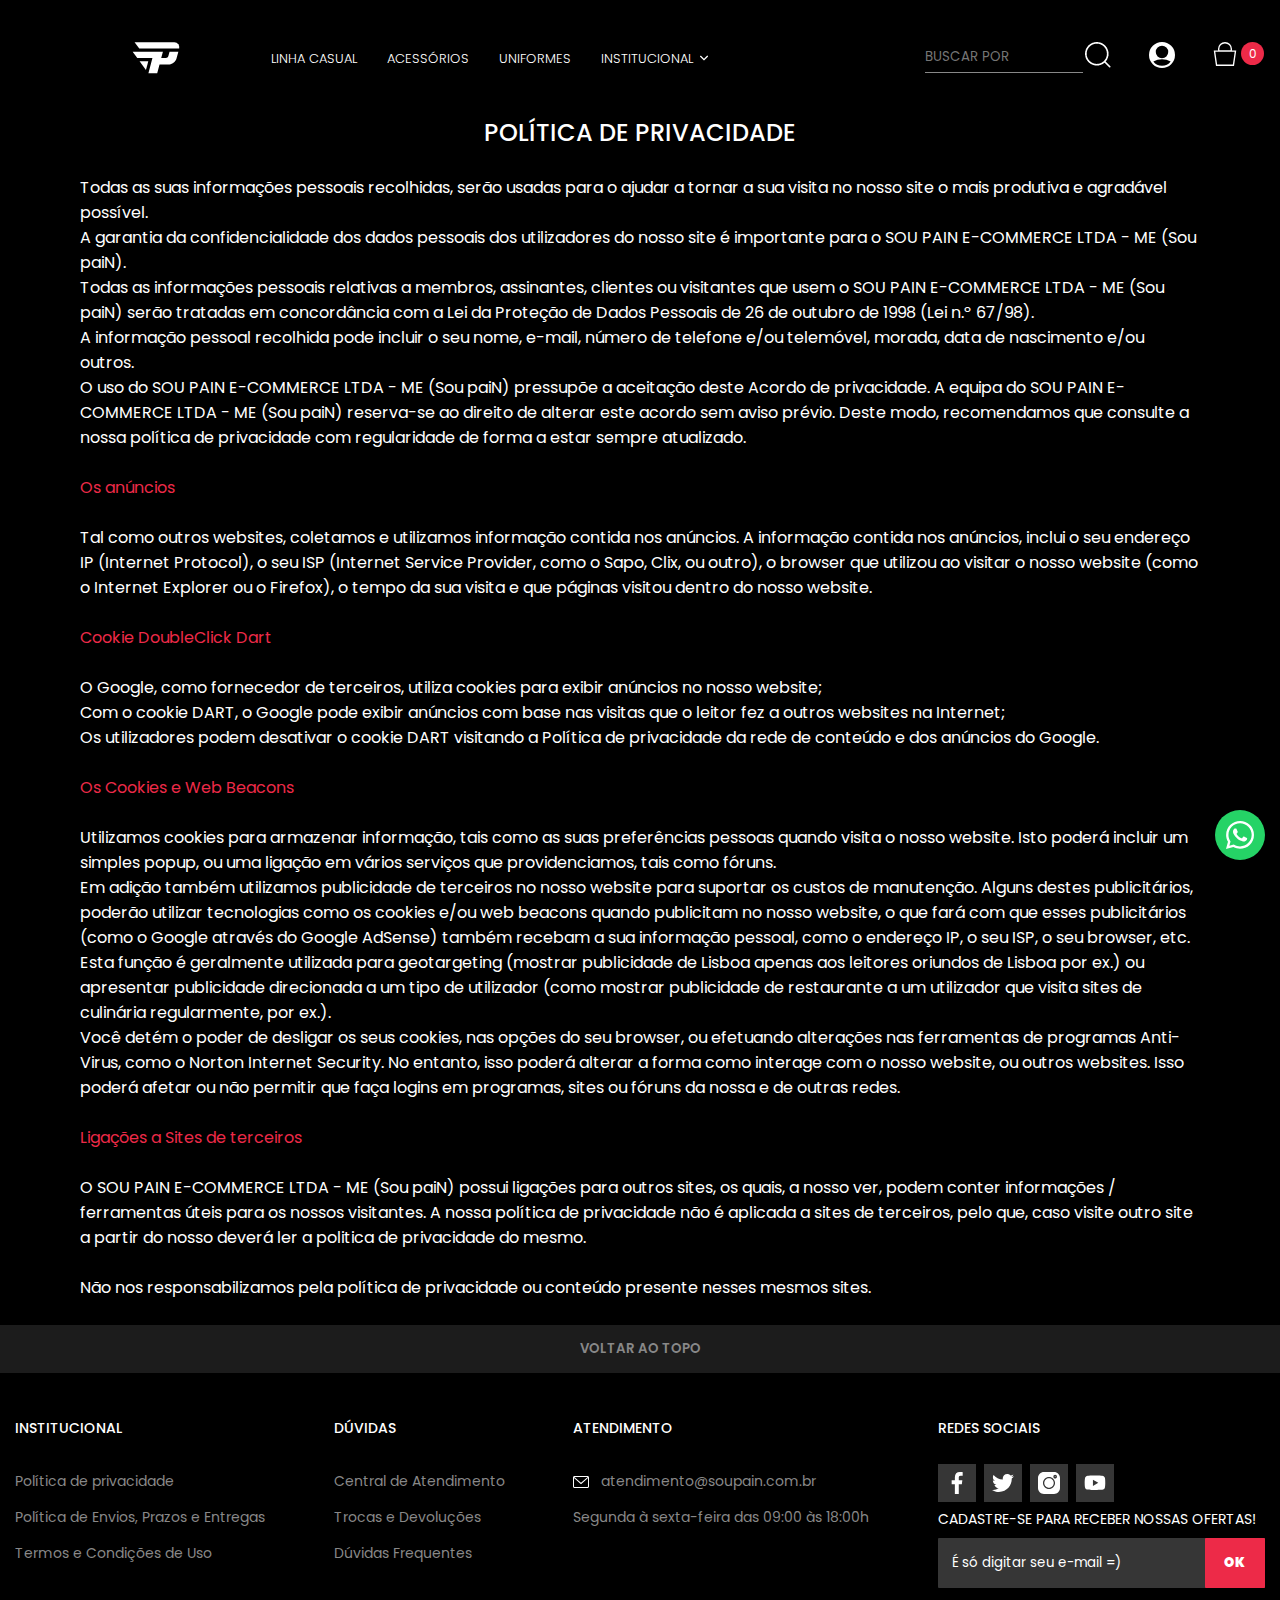
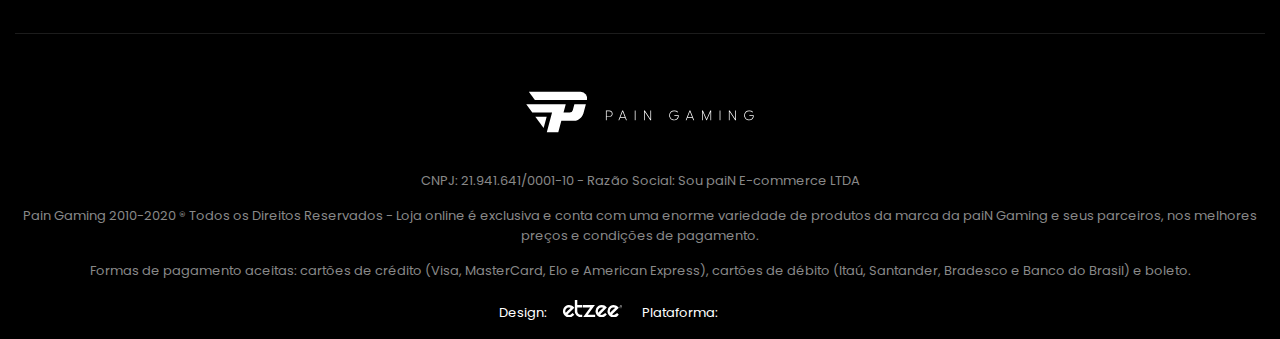
<file: páginas/politica-de-privacidade/index.html>
<!DOCTYPE html>
<html lang="pt-BR">
<head>
    <meta charset="UTF-8">
    <meta http-equiv="X-UA-Compatible" content="IE=edge">
    <meta name="viewport" content="width=device-width, initial-scale=1.0">
    <link rel="shortcut icon" href="imagens/favicon.webp" type="image/x-icon">
    <link rel="stylesheet" href="css/style.css">
    
    <link rel="stylesheet" href="css/header.css">
    <link rel="stylesheet" href="css/main.css">
    <link rel="stylesheet" href="css/footer.css">
    <link rel="stylesheet" href="css/media.css">
 
    <title>paiN Gaming</title>
</head>
<body >
    <div class="hide" onclick="fecharMobile()"></div>
    <header class="container container-mobile">

        <div class="menu" onclick="menuMobile()">
            <div class="line"></div>
            <div class="line"></div>
            <div class="line"></div>
        </div>

        <div class="header-logo celular-none">
            <h1 class="celular-none">
                <svg id="Layer_1" data-name="Layer 1" xmlns="http://www.w3.org/2000/svg" xmlns:xlink="http://www.w3.org/1999/xlink" viewBox="0 0 841.89 297.64"><defs><style>.cls-1{fill:none;}.cls-2{clip-path:url(#clip-path);}.cls-3{fill:#fff;}</style><clipPath id="clip-path" transform="translate(-2585.67 0)"><rect class="cls-1" x="2585.67" width="841.89" height="297.64"></rect></clipPath></defs><title>Logo_paiN (4)</title><g class="cls-2"><rect width="841.89" height="297.64"></rect><polygon class="cls-3" points="384.19 193.79 360.87 161.94 392.72 161.94 384.19 193.79"></polygon><g class="cls-2"><path class="cls-3" d="M3091.49,115.33A18.47,18.47,0,0,0,3073.81,92H2928.24l17.06,23.37Z" transform="translate(-2585.67 0)"></path><path class="cls-3" d="M3056.24,173.61c10.82,0,22.08-10.09,25.2-20.45l7-26.33h-32.28l-4.51,17a9,9,0,0,1-8.59,6.43h-17.37l6.25-23.45H2921.07l17,23.34h55.5l-14.72,55.51H3011l8.57-32.07Z" transform="translate(-2585.67 0)"></path></g></g></svg>
            </h1>
            <nav class="header-navegacao celular-none">
                <ul class="header-navegacao-lista">
                    <li>
                        <a target="_blank" href="https://www.soupain.com.br/vestuario">LINHA CASUAL</a>
                    </li>
                    <li>
                        <a target="_blank" href="https://www.soupain.com.br/acessorios">ACESSÓRIOS</a>
                    </li>
                    <li>
                        <a target="_blank" href="https://www.soupain.com.br/uniforme-oficial?O=OrderByReleaseDateDESC">UNIFORMES</a>
                    </li>
                    <li class="header-navegacao-dropdown">
                        <a>INSTITUCIONAL
                            <svg xmlns="http://www.w3.org/2000/svg" xmlns:xlink="http://www.w3.org/1999/xlink" width="8" height="8" viewBox="0 0 8 8" fill="#ffffff"><g transform="translate(8) rotate(90)"><g data-name="271228" transform="translate(1.65)"><path data-name="Caminho 53106" d="M4.572,4.312l-3.56,3.56a.439.439,0,0,1-.619,0L.131,7.61a.438.438,0,0,1,0-.619L3.121,4,.128,1.009a.439.439,0,0,1,0-.619L.39.128a.439.439,0,0,1,.619,0L4.572,3.691a.442.442,0,0,1,0,.621Z"/></g></g></svg>
                        </a>
                        <div class="header-navegacao-segundo-nivel">
                            <ul>
                                <li><a target="_blank" href="https://www.soupain.com.br/institucional/politica-privacidade">Política de privacidade</a></li>
                                <li><a target="_blank" href="https://www.soupain.com.br/institucional/politica-envio">Política de Envios, Prazos e Entregas</a></li>
                                <li><a target="_blank" href="https://www.soupain.com.br/institucional/termos-condicoes">Termos e Condições de Uso</a></li>
                                <li><a target="_blank" href="https://www.soupain.com.br/institucional/fale-conosco">Central de Atendimento</a></li>
                                <li><a target="_blank" href="https://www.soupain.com.br/institucional/trocas-devolucoes">Trocas e Devoluções</a></li>
                                <li><a target="_blank" href="https://www.soupain.com.br/institucional/duvidas-frequentes">Dúvidas Frequentes</a></li>
                            </ul>
                        </div>
                    </li>
                </ul>
            </nav>
        </div>
        
        <div class="header-usuario">
            <input class="celular-none" placeholder="BUSCAR POR" type="text">
            <img class="header-input-search celular-none" src="imagens/bt-search.png" alt="">

            <div class="header-usuario-conta celular-none">
                <svg xmlns="http://www.w3.org/2000/svg" width="26" height="26"><defs><clipPath id="login"><path stroke-width=".2" fill="#fff" stroke="#000" d="M1484 53h26v26h-26z"></path></clipPath></defs><g transform="translate(-1484 -53)" clip-path="url(#login)"><g data-name="2"><g data-name="Grupo 1009"><path data-name="Caminho 53107" d="M1497 53a13 13 0 1013 13 13.015 13.015 0 00-13-13zm0 3.792a6.229 6.229 0 11-6.229 6.229 6.236 6.236 0 016.229-6.229zm0 20.042a10.812 10.812 0 01-8.657-4.348 20.4 20.4 0 018.657-2.153 20.4 20.4 0 018.657 2.152 10.812 10.812 0 01-8.657 4.348z" fill="#fff"></path></g></g></g></svg>
                <div class="header-usuario-conta-segundo-nivel">
                    <ul class="header-usuario-conta-segundo-nivel-lista">
                        <li>
                            <a target="_blank" href="https://www.soupain.com.br/account" class="login">ACESSAR MINHA CONTA</a>
                        </li>
                        <li>
                            <a target="_blank" href="https://www.soupain.com.br/login?ReturnUrl=%2f_secure%2faccount" class="cadastro">Quero me cadastrar</a>
                        </li>
                    </ul>
                </div>
            </div>
            <div class="header-usuario-sacola">
                <div  onclick="abrir()" >
                    <svg class="header-usuario-sacola-svg" xmlns="http://www.w3.org/2000/svg" width="24" height="24"><defs><clipPath id="cart"><path transform="translate(1601 55)" fill="#fff" d="M0 0h24v24H0z"></path></clipPath></defs><g transform="translate(-1601 -55)" clip-path="url(#cart)"><path data-name="bg" d="M1604.575 78.295l-2.054-14.118h20.957l-2.055 14.118zm14.458-14.245h-12.068a6.351 6.351 0 01-.318-1.991 6.36 6.36 0 016.352-6.353 6.361 6.361 0 016.353 6.353 6.332 6.332 0 01-.318 1.99h0z" fill="none" stroke="#fff" stroke-width="1.353"></path></g></svg>
                    <span class="header-usuario-sacola-contagem-produtos">0</span>
                </div>
                <div class="header-usuario-sacola-abrir">
                    <div class="header-usuario-sacola-abrir-header">
                        <strong>MEU CARRINHO</strong>
                        <span onclick="fechar()" class="fechar">
                            <svg  xmlns="http://www.w3.org/2000/svg" width="16" height="16" viewBox="0 0 16 16"><path d="M22 20.866l6.633-6.634a.8.8 0 0 1 1.133 1.133L23.128 22l6.634 6.633a.8.8 0 0 1-1.133 1.133L22 23.128l-6.633 6.634a.8.8 0 0 1-1.133-1.133L20.866 22l-6.634-6.633a.8.8 0 0 1 1.133-1.133z" data-name="Caminho 518" transform="translate(-13.997 -13.997)"></path></svg>
                        </span>
                    </div>
                    <div class="header-usuario-sacola-abrir-itens">
                    </div>
                    <div class="header-usuario-sacola-abrir-footer">
                        <div class="block-text">
                            <p>* Calcule seu frete na página de finalização.</p>
                            <p>* Insira seu cupom de desconto na página de finalização.</p>
                        </div>
                        <div class="finalizar-compra">
                            <div class="finalizar-compra-infos">
                                <p>ITENS: 0
                                    </p>
                                <p>SUBTOTAL: R$ 0,00</p>
                            </div>
                            <div class="finalizar-compra-botao">
                                <a href="https://www.soupain.com.br/checkout/#/cart">FINALIZAR</a>
                            </div>
                        </div>
                    </div>
                </div>
                
                
            </div>
        </div>

    </header>

    
    <nav class="mobile-menu desktop-none">
        <div class="mobile-elementos"></div>
        <div class="mobile-search-menu">
            <input placeholder="O QUE PROCURA?" type="text" name="" id="">
            <img src="imagens/bt-search.png" alt="">
        </div>
        <div class="mobile-categorias">
            <ul>
                <li class="lista"><a href="#">LINHA CASUAL</a></li>
                <li class="lista"><a href="#">ACESSÓRIOS</a></li>
                <li class="lista"><a href="#">UNIFORME</a></li>
                <li class="lista mobile-header-navegacao-dropdown">
                    <a onclick="institucional()">INSTITUCIONAL
                        <svg xmlns="http://www.w3.org/2000/svg" xmlns:xlink="http://www.w3.org/1999/xlink" width="8" height="8" viewBox="0 0 8 8" fill="#ffffff"><g transform="translate(8) rotate(90)"><g data-name="271228" transform="translate(1.65)"><path data-name="Caminho 53106" d="M4.572,4.312l-3.56,3.56a.439.439,0,0,1-.619,0L.131,7.61a.438.438,0,0,1,0-.619L3.121,4,.128,1.009a.439.439,0,0,1,0-.619L.39.128a.439.439,0,0,1,.619,0L4.572,3.691a.442.442,0,0,1,0,.621Z"/></g></g></svg>
                    </a>
                    <svg class="mobile-segundo-nivel-icon" xmlns="http://www.w3.org/2000/svg" version="1.0" width="11px" height="11px" viewBox="0 0 25.000000 25.000000" preserveAspectRatio="xMidYMid meet">
                        <g transform="translate(0.000000,25.000000) scale(0.100000,-0.100000)" fill="#fff" stroke="none">
                        <path d="M70 222 c0 -4 20 -28 45 -52 l45 -44 -47 -48 c-26 -26 -44 -51 -40 -55 9 -8 107 86 107 102 0 12 -91 105 -103 105 -4 0 -7 -4 -7 -8z"/>
                        </g>
                    </svg>
                    <ul>
                        <li><a href="#">Política de privacidade</a></li>
                        <li><a href="#">Política de Envios,Prazos e Entregas</a></li>
                        <li><a href="#">Termos e Condições de Uso</a></li>
                        <li><a href="#">Central de Atendimento</a></li>
                        <li><a href="#">Trocas e Devoluções</a></li>
                        <li><a href="#">Dúvidas Frequentes</a></li>
                    </ul>
                </li>
            </ul>
        </div>
        <div class="mobile-login">
            <svg xmlns="http://www.w3.org/2000/svg" width="26" height="26">
                <defs>
                  <clipPath id="login2">
                    <path stroke-width=".2" fill="#fff" stroke="#000" d="M1484 53h26v26h-26z"></path>
                  </clipPath>
                </defs>
                <g transform="translate(-1484 -53)" clip-path="url(#login2)">
                  <g data-name="2">
                    <g data-name="Grupo 1009">
                      <path data-name="Caminho 53107" d="M1497 53a13 13 0 1013 13 13.015 13.015 0 00-13-13zm0 3.792a6.229 6.229 0 11-6.229 6.229 6.236 6.236 0 016.229-6.229zm0 20.042a10.812 10.812 0 01-8.657-4.348 20.4 20.4 0 018.657-2.153 20.4 20.4 0 018.657 2.152 10.812 10.812 0 01-8.657 4.348z" fill="#fff"></path>
                    </g>
                  </g>
                </g>
            </svg>
            <span>FAZER LOGIN</span>
            <svg class="mobile-segundo-nivel-icon mobile-login-segundo" xmlns="http://www.w3.org/2000/svg" version="1.0" width="11px" height="11px" viewBox="0 0 25.000000 25.000000" preserveAspectRatio="xMidYMid meet">
                <g transform="translate(0.000000,25.000000) scale(0.100000,-0.100000)" fill="#fff" stroke="none">
                <path d="M70 222 c0 -4 20 -28 45 -52 l45 -44 -47 -48 c-26 -26 -44 -51 -40 -55 9 -8 107 86 107 102 0 12 -91 105 -103 105 -4 0 -7 -4 -7 -8z"/>
                </g>
            </svg>
        </div>
    </nav>
    <div class="hide "></div>
    
   
    <main>
        <a href="https://api.whatsapp.com/send?l=pt&phone=5511950299365" target="_blank" class="fixed-icon">
            <svg width="28px" height="28px" fill="#fff" xmlns="http://www.w3.org/2000/svg" viewBox="0 0 24 24">
                <path d="m17.507 14.307-.009.075c-2.199-1.096-2.429-1.242-2.713-.816-.197.295-.771.964-.944 1.162-.175.195-.349.21-.646.075-.3-.15-1.263-.465-2.403-1.485-.888-.795-1.484-1.77-1.66-2.07-.293-.506.32-.578.878-1.634.1-.21.049-.375-.025-.524-.075-.15-.672-1.62-.922-2.206-.24-.584-.487-.51-.672-.51-.576-.05-.997-.042-1.368.344-1.614 1.774-1.207 3.604.174 5.55 2.714 3.552 4.16 4.206 6.804 5.114.714.227 1.365.195 1.88.121.574-.091 1.767-.721 2.016-1.426.255-.705.255-1.29.18-1.425-.074-.135-.27-.21-.57-.345z"></path><path d="m20.52 3.449c-7.689-7.433-20.414-2.042-20.419 8.444 0 2.096.549 4.14 1.595 5.945l-1.696 6.162 6.335-1.652c7.905 4.27 17.661-1.4 17.665-10.449 0-3.176-1.24-6.165-3.495-8.411zm1.482 8.417c-.006 7.633-8.385 12.4-15.012 8.504l-.36-.214-3.75.975 1.005-3.645-.239-.375c-4.124-6.565.614-15.145 8.426-15.145 2.654 0 5.145 1.035 7.021 2.91 1.875 1.859 2.909 4.35 2.909 6.99z"></path>
            </svg>
        </a>
        <section>
            <article>
                <h1>POLÍTICA DE PRIVACIDADE</h1>
                <p>
                    Todas as suas informações pessoais recolhidas, serão usadas para o ajudar a tornar a sua visita no nosso site o mais produtiva e agradável possível. 
                    <br>
                    A garantia da confidencialidade dos dados pessoais dos utilizadores do nosso site é importante para o SOU PAIN E-COMMERCE LTDA - ME (Sou paiN).
                    <br>
                    Todas as informações pessoais relativas a membros, assinantes, clientes ou visitantes que usem o SOU PAIN E-COMMERCE LTDA - ME (Sou paiN) serão tratadas em concordância com a Lei da Proteção de Dados Pessoais de 26 de outubro de 1998 (Lei n.º 67/98).
                    <br>
                    A informação pessoal recolhida pode incluir o seu nome, e-mail, número de telefone e/ou telemóvel, morada, data de nascimento e/ou outros.
                    <br>
                    O uso do SOU PAIN E-COMMERCE LTDA - ME (Sou paiN) pressupõe a aceitação deste Acordo de privacidade. A equipa do SOU PAIN E-COMMERCE LTDA - ME (Sou paiN) reserva-se ao direito de alterar este acordo sem aviso prévio. Deste modo, recomendamos que consulte a nossa política de privacidade com regularidade de forma a estar sempre atualizado.
                </p>
            </article>
            <article>
                <h2>
                    Os anúncios
                </h2>
                <p>Tal como outros websites, coletamos e utilizamos informação contida nos anúncios. A informação contida nos anúncios, inclui o seu endereço IP (Internet Protocol), o seu ISP (Internet Service Provider, como o Sapo, Clix, ou outro), o browser que utilizou ao visitar o nosso website (como o Internet Explorer ou o Firefox), o tempo da sua visita e que páginas visitou dentro do nosso website.</p>
            </article>
            <article>
                <h2>Cookie DoubleClick Dart</h2>
                <p>O Google, como fornecedor de terceiros, utiliza cookies para exibir anúncios no nosso website;
                    <br>
                    Com o cookie DART, o Google pode exibir anúncios com base nas visitas que o leitor fez a outros websites na Internet;
                    <br>
                    Os utilizadores podem desativar o cookie DART visitando a Política de privacidade da rede de conteúdo e dos anúncios do Google.</p>
            </article>
            <article>
                <h2>
                    Os Cookies e Web Beacons
                </h2>
                <p>
                    Utilizamos cookies para armazenar informação, tais como as suas preferências pessoas quando visita o nosso website. Isto poderá incluir um simples popup, ou uma ligação em vários serviços que providenciamos, tais como fóruns.
                    <br>
                    Em adição também utilizamos publicidade de terceiros no nosso website para suportar os custos de manutenção. Alguns destes publicitários, poderão utilizar tecnologias como os cookies e/ou web beacons quando publicitam no nosso website, o que fará com que esses publicitários (como o Google através do Google AdSense) também recebam a sua informação pessoal, como o endereço IP, o seu ISP, o seu browser, etc. Esta função é geralmente utilizada para geotargeting (mostrar publicidade de Lisboa apenas aos leitores oriundos de Lisboa por ex.) ou apresentar publicidade direcionada a um tipo de utilizador (como mostrar publicidade de restaurante a um utilizador que visita sites de culinária regularmente, por ex.).
                    <br>
                    Você detém o poder de desligar os seus cookies, nas opções do seu browser, ou efetuando alterações nas ferramentas de programas Anti-Virus, como o Norton Internet Security. No entanto, isso poderá alterar a forma como interage com o nosso website, ou outros websites. Isso poderá afetar ou não permitir que faça logins em programas, sites ou fóruns da nossa e de outras redes.
                </p>
            </article>
            <article>
                <h2>Ligações a Sites de terceiros</h2>
                <p>
                    O SOU PAIN E-COMMERCE LTDA - ME (Sou paiN) possui ligações para outros sites, os quais, a nosso ver, podem conter informações / ferramentas úteis para os nossos visitantes. A nossa política de privacidade não é aplicada a sites de terceiros, pelo que, caso visite outro site a partir do nosso deverá ler a politica de privacidade do mesmo.
                    <br>

                </p>
                <p>
                    Não nos responsabilizamos pela política de privacidade ou conteúdo presente nesses mesmos sites.
                </p>
            </article>
        </section>
    </main>


    
 
    <button class="container to-top">VOLTAR AO TOPO</button>
        
        
       
    <footer class="container">
        <section class="footer-section-primaria container-mobile">
            <div class="footer-mobile-lista">
                <h3 onclick="footerLista1()">INSTITUCIONAL
                    <svg class="icon1 ico-arrow visible-mobile" xmlns="http://www.w3.org/2000/svg" width="14" height="14"><path d="M6.989 10.493a1 1 0 0 1-.639-.23L.361 5.272a1 1 0 0 1 1.277-1.537l5.351 4.469 5.351-4.309a1 1 0 0 1 1.408.15 1 1 0 0 1-.141 1.459l-5.989 4.819a1 1 0 0 1-.629.17z"></path></svg>
                </h3>   
                
                <ul class="ul1">
                    <li>
                        <a target="_blank" href="https://www.soupain.com.br/institucional/politica-privacidade">Política de privacidade</a>
                    </li>
                    <li>
                        <a target="_blank" href="https://www.soupain.com.br/institucional/politica-envio">Política de Envios, Prazos e Entregas</a>
                    </li>
                    <li>
                        <a target="_blank" href="https://www.soupain.com.br/institucional/termos-condicoes">Termos e Condições de Uso</a>
                    </li>
                </ul>         
            </div>
            <div class="footer-mobile-lista">
                <h3 onclick="footerLista2()">DÚVIDAS
                    <svg class="icon2 ico-arrow visible-mobile" xmlns="http://www.w3.org/2000/svg" width="14" height="14"><path d="M6.989 10.493a1 1 0 0 1-.639-.23L.361 5.272a1 1 0 0 1 1.277-1.537l5.351 4.469 5.351-4.309a1 1 0 0 1 1.408.15 1 1 0 0 1-.141 1.459l-5.989 4.819a1 1 0 0 1-.629.17z"></path></svg>
                </h3>
                
                <ul class="ul2">
                    <li><a target="_blank" href="https://www.soupain.com.br/institucional/fale-conosco">Central de Atendimento</a></li>
                    <li><a target="_blank" href="https://www.soupain.com.br/institucional/trocas-devolucoes">Trocas e Devoluções</a></li>
                    <li><a target="_blank" href="https://www.soupain.com.br/institucional/duvidas-frequentes">Dúvidas Frequentes</a></li>
                </ul>
            </div>
            <div class="footer-mobile-lista">
                <h3 onclick="footerLista3()">ATENDIMENTO
                    <svg class="icon3 ico-arrow visible-mobile" xmlns="http://www.w3.org/2000/svg" width="14" height="14"><path d="M6.989 10.493a1 1 0 0 1-.639-.23L.361 5.272a1 1 0 0 1 1.277-1.537l5.351 4.469 5.351-4.309a1 1 0 0 1 1.408.15 1 1 0 0 1-.141 1.459l-5.989 4.819a1 1 0 0 1-.629.17z"></path></svg>
                </h3>
                
                <ul class="ul3">
                    <li>
                        <a target="_blank" class="footer-contato" href="mailto:atendimento@soupain.com.br">
                            <svg width="16" height="16" xmlns="http://www.w3.org/2000/svg" viewBox="0 0 479.058 479.058">
                            <path d="m434.146 59.882h-389.234c-24.766 0-44.912 20.146-44.912 44.912v269.47c0 24.766 20.146 44.912 44.912 44.912h389.234c24.766 0 44.912-20.146 44.912-44.912v-269.47c0-24.766-20.146-44.912-44.912-44.912zm0 29.941c2.034 0 3.969.422 5.738 1.159l-200.355 173.649-200.356-173.649c1.769-.736 3.704-1.159 5.738-1.159zm0 299.411h-389.234c-8.26 0-14.971-6.71-14.971-14.971v-251.648l199.778 173.141c2.822 2.441 6.316 3.655 9.81 3.655s6.988-1.213 9.81-3.655l199.778-173.141v251.649c-.001 8.26-6.711 14.97-14.971 14.97z"></path>
                            </svg>
                            atendimento@soupain.com.br
                        </a>
                    </li>
                </ul>
                <span class="span">Segunda à sexta-feira das 09:00 às 18:00h</span>
            </div>
            <div class="footer-redes">
                <h3>REDES SOCIAIS</h3>
                <ul>
                    <li>
                        <a target="_blank" href="https://www.facebook.com/paingamingbr">
                            <svg xmlns="http://www.w3.org/2000/svg" enable-background="new 0 0 24 24" height="22" viewBox="0 0 24 24" width="22">
                            <path d="m15.997 3.985h2.191v-3.816c-.378-.052-1.678-.169-3.192-.169-3.159 0-5.323 1.987-5.323 5.639v3.361h-3.486v4.266h3.486v10.734h4.274v-10.733h3.345l.531-4.266h-3.877v-2.939c.001-1.233.333-2.077 2.051-2.077z"></path>
                            </svg>
                        </a>
                    </li>
                    <li>
                        <a target="_blank" href="https://twitter.com/paingamingbr">
                            <svg xmlns="http://www.w3.org/2000/svg" xmlns:xlink="http://www.w3.org/1999/xlink" viewBox="0 0 512 512"        xml:space="preserve" height="22" width="22">
                            <path d="M512,97.248c-19.04,8.352-39.328,13.888-60.48,16.576c21.76-12.992,38.368-33.408,46.176-58.016    c-20.288,12.096-42.688,20.64-66.56,25.408C411.872,60.704,384.416,48,354.464,48c-58.112,0-104.896,47.168-104.896,104.992    c0,8.32,0.704,16.32,2.432,23.936c-87.264-4.256-164.48-46.08-216.352-109.792c-9.056,15.712-14.368,33.696-14.368,53.056    c0,36.352,18.72,68.576,46.624,87.232c-16.864-0.32-33.408-5.216-47.424-12.928c0,0.32,0,0.736,0,1.152    c0,51.008,36.384,93.376,84.096,103.136c-8.544,2.336-17.856,3.456-27.52,3.456c-6.72,0-13.504-0.384-19.872-1.792    c13.6,41.568,52.192,72.128,98.08,73.12c-35.712,27.936-81.056,44.768-130.144,44.768c-8.608,0-16.864-0.384-25.12-1.44    C46.496,446.88,101.6,464,161.024,464c193.152,0,298.752-160,298.752-298.688c0-4.64-0.16-9.12-0.384-13.568    C480.224,136.96,497.728,118.496,512,97.248z"></path>
                            </svg>
                        </a>
                    </li>
                    <li>
                        <a target="_blank" href="https://www.instagram.com/paingamingbr/">
                            <svg xmlns="http://www.w3.org/2000/svg" viewBox="0 0 512.00096 512.00096" height="22" width="22">
                                <path d="m373.40625 0h-234.8125c-76.421875 0-138.59375 62.171875-138.59375 138.59375v234.816406c0 76.417969 62.171875 138.589844 138.59375 138.589844h234.816406c76.417969 0 138.589844-62.171875 138.589844-138.589844v-234.816406c0-76.421875-62.171875-138.59375-138.59375-138.59375zm-117.40625 395.996094c-77.195312 0-139.996094-62.800782-139.996094-139.996094s62.800782-139.996094 139.996094-139.996094 139.996094 62.800782 139.996094 139.996094-62.800782 139.996094-139.996094 139.996094zm143.34375-246.976563c-22.8125 0-41.367188-18.554687-41.367188-41.367187s18.554688-41.371094 41.367188-41.371094 41.371094 18.558594 41.371094 41.371094-18.558594 41.367187-41.371094 41.367187zm0 0"></path>
                                <path d="m256 146.019531c-60.640625 0-109.980469 49.335938-109.980469 109.980469 0 60.640625 49.339844 109.980469 109.980469 109.980469 60.644531 0 109.980469-49.339844 109.980469-109.980469 0-60.644531-49.335938-109.980469-109.980469-109.980469zm0 0"></path>
                                <path d="m399.34375 96.300781c-6.257812 0-11.351562 5.09375-11.351562 11.351563 0 6.257812 5.09375 11.351562 11.351562 11.351562 6.261719 0 11.355469-5.089844 11.355469-11.351562 0-6.261719-5.09375-11.351563-11.355469-11.351563zm0 0"></path>
                            </svg>
                        </a>
                    </li>
                    <li>
                        <a target="_blank" href="https://www.youtube.com/user/paingamingg">
                            <svg xmlns="http://www.w3.org/2000/svg" height="22" viewBox="-21 -117 682.66672 682" width="22">
                                <path d="m626.8125 64.035156c-7.375-27.417968-28.992188-49.03125-56.40625-56.414062-50.082031-13.703125-250.414062-13.703125-250.414062-13.703125s-200.324219 0-250.40625 13.183593c-26.886719 7.375-49.03125 29.519532-56.40625 56.933594-13.179688 50.078125-13.179688 153.933594-13.179688 153.933594s0 104.378906 13.179688 153.933594c7.382812 27.414062 28.992187 49.027344 56.410156 56.410156 50.605468 13.707031 250.410156 13.707031 250.410156 13.707031s200.324219 0 250.40625-13.183593c27.417969-7.378907 49.03125-28.992188 56.414062-56.40625 13.175782-50.082032 13.175782-153.933594 13.175782-153.933594s.527344-104.382813-13.183594-154.460938zm-370.601562 249.878906v-191.890624l166.585937 95.945312zm0 0"></path>
                            </svg>
                        </a>
                    </li>
                </ul>
                <span class="footer-cadastro">CADASTRE-SE PARA RECEBER NOSSAS OFERTAS!
                </span>
                <div class="footer-form">
                    <form action="#">
                        <input placeholder="É só digitar seu e-mail =)" type="text">
                        <button>OK</button>
                    </form>
                </div>
            </div>
            
        </section>
        <section class="footer-section-secundaria">
            <svg id="Layer_1" data-name="Layer 1" width="300" xmlns="http://www.w3.org/2000/svg" xmlns:xlink="http://www.w3.org/1999/xlink"     viewBox="0 0 841.89 297.64"><defs><style>.cls-1{fill:none;}.cls-2{clip-path:url(#clip-path);}.cls-3{fill:#fff;}</style><clipPath id="clip-path" transform="translate(-861.89 0)"><rect class="cls-1" x="861.89" width="841.89" height="297.64"></rect></clipPath></defs><title>Logo_paiN (2)</title><g class="cls-2"><rect width="841.89" height="297.64"></rect><polygon class="cls-3" points="150.47 193.79 127.15 161.94 159 161.94 150.47 193.79"></polygon><g class="cls-2"><path class="cls-3" d="M1134,115.33A18.47,18.47,0,0,0,1116.31,92H970.74l17.06,23.37Z" transform="translate(-861.89 0)"></path><path class="cls-3" d="M1098.75,173.61c10.81,0,22.08-10.09,25.19-20.45l7-26.33h-32.28l-4.51,17a9,9,0,0,1-8.59,6.43h-17.37l6.25-23.45H963.57l17,23.34H1036l-14.71,55.51h32.21l8.57-32.07Z" transform="translate(-861.89 0)"></path><path class="cls-3" d="M1189.26,162.3v9.53h-2.1V144.62h9.37a9.91,9.91,0,0,1,3.79.7,9.08,9.08,0,0,1,3,1.88,8.45,8.45,0,0,1,1.91,2.8,8.83,8.83,0,0,1,.67,3.44,9.1,9.1,0,0,1-.67,3.53,7.85,7.85,0,0,1-1.93,2.8,9,9,0,0,1-3.08,1.85,11.69,11.69,0,0,1-4.09.68Zm0-15.73v13.78h7.07a8.43,8.43,0,0,0,3.12-.54,6.72,6.72,0,0,0,2.32-1.47,6.26,6.26,0,0,0,1.47-2.2,7.11,7.11,0,0,0,.52-2.74,6.68,6.68,0,0,0-.52-2.66,6.33,6.33,0,0,0-1.49-2.17,7,7,0,0,0-2.44-1.47,10,10,0,0,0-3.38-.53Z" transform="translate(-861.89 0)"></path><path class="cls-3" d="M1240.89,164.64h-13.62l-2.82,7.19h-2.15l10.77-27.21h2.1l10.8,27.21h-2.26Zm-6.79-17.28-6,15.29h12Z" transform="translate(-861.89 0)"></path><rect class="cls-3" x="406.29" y="144.62" width="2.11" height="27.21"></rect><polygon class="cls-3" points="434.25 147.88 434.25 171.82 432.22 171.82 432.22 144.62 434.44 144.62 450.09 168.57 450.09 144.62 452.12 144.62 452.12 171.82 449.89 171.82 434.25 147.88"></polygon><path class="cls-3" d="M1391.73,159.39a13,13,0,0,1-.89,4.75,12.66,12.66,0,0,1-2.57,4.07,12.47,12.47,0,0,1-9.29,3.93,14.82,14.82,0,0,1-5.64-1,14.05,14.05,0,0,1-4.49-2.9,13,13,0,0,1-3-4.41,14.2,14.2,0,0,1-1.08-5.58,13.85,13.85,0,0,1,4.13-10,13.93,13.93,0,0,1,4.47-2.89,14.28,14.28,0,0,1,5.46-1.06,14.45,14.45,0,0,1,6.12,1.24,12.6,12.6,0,0,1,4.6,3.53l-1.54,1.31a10.92,10.92,0,0,0-4-3,13,13,0,0,0-5.17-1,12.3,12.3,0,0,0-4.68.89,11.71,11.71,0,0,0-3.8,2.49,11.55,11.55,0,0,0-2.54,3.77,11.9,11.9,0,0,0-.93,4.72,12.62,12.62,0,0,0,.89,4.77,11.35,11.35,0,0,0,2.5,3.77,12.08,12.08,0,0,0,3.82,2.51,12.75,12.75,0,0,0,4.86.91,10.86,10.86,0,0,0,4.19-.8,10.25,10.25,0,0,0,3.32-2.16,10.82,10.82,0,0,0,3.17-7.09h-10.32v-2h12.39Z" transform="translate(-861.89 0)"></path><path class="cls-3" d="M1429.7,164.64h-13.63l-2.81,7.19h-2.15l10.76-27.21H1424l10.8,27.21h-2.26Zm-6.79-17.28-6,15.29h12Z" transform="translate(-861.89 0)"></path><polygon class="cls-3" points="597.08 148.83 597.08 171.82 595.09 171.82 595.09 144.62 597.47 144.62 607.88 168.61 618.25 144.62 620.63 144.62 620.63 171.82 618.6 171.82 618.6 148.75 608.43 171.82 607.24 171.82 597.08 148.83"></polygon><rect class="cls-3" x="644.46" y="144.62" width="2.1" height="27.21"></rect><polygon class="cls-3" points="672.42 147.88 672.42 171.82 670.39 171.82 670.39 144.62 672.62 144.62 688.26 168.57 688.26 144.62 690.29 144.62 690.29 171.82 688.06 171.82 672.42 147.88"></polygon><path class="cls-3" d="M1602.1,159.39a13,13,0,0,1-.89,4.75,12.66,12.66,0,0,1-2.57,4.07,12.47,12.47,0,0,1-9.29,3.93,14.82,14.82,0,0,1-5.64-1,14.05,14.05,0,0,1-4.49-2.9,13,13,0,0,1-3-4.41,14.2,14.2,0,0,1-1.08-5.58,13.85,13.85,0,0,1,4.13-10,13.93,13.93,0,0,1,4.47-2.89,14.28,14.28,0,0,1,5.46-1.06,14.45,14.45,0,0,1,6.12,1.24A12.6,12.6,0,0,1,1600,149l-1.54,1.31a10.92,10.92,0,0,0-4-3,13,13,0,0,0-5.17-1,12.3,12.3,0,0,0-4.68.89,11.71,11.71,0,0,0-3.8,2.49,11.55,11.55,0,0,0-2.54,3.77,11.9,11.9,0,0,0-.93,4.72,12.62,12.62,0,0,0,.89,4.77,11.35,11.35,0,0,0,2.5,3.77,12.08,12.08,0,0,0,3.82,2.51,12.75,12.75,0,0,0,4.86.91,10.86,10.86,0,0,0,4.19-.8,10.25,10.25,0,0,0,3.32-2.16,10.82,10.82,0,0,0,3.17-7.09h-10.32v-2h12.39Z"   transform="translate(-861.89 0)"></path></g></g>
            </svg>
            <div>
                <p>
                    CNPJ: 21.941.641/0001-10 - Razão Social: Sou paiN E-commerce LTDA
                </p>
                <p>
                    Pain Gaming 2010-2020 ® Todos os Direitos Reservados - Loja online é exclusiva e conta com uma enorme variedade de produtos da marca da paiN Gaming e seus parceiros, nos melhores preços e condições de pagamento.
                </p>
                <p>
                    Formas de pagamento aceitas: cartões de crédito (Visa, MasterCard, Elo e American Express), cartões de débito (Itaú, Santander, Bradesco e Banco do Brasil) e boleto.
                </p>
                <div class="footer-creditos">
                    <span>
                        Design:
                        <svg xmlns="http://www.w3.org/2000/svg" width="72.765" height="17.347"><defs><style>.cls-netzee1{fill:#fff}</style></defs><g><path data-name="Caminho 65" class="cls-1" d="M.5 12.654A6.27 6.27 0 011.823 10.7 6.2 6.2 0 013.79 9.378 5.962 5.962 0 016.181 8.9a5.944 5.944 0 012.4.479 6.258 6.258 0 011.966 1.321 6.194 6.194 0 011.335 1.947 5.977 5.977 0 01.479 2.4v6.183H9.917v-6.185a3.728 3.728 0 00-.288-1.445 3.574 3.574 0 00-.8-1.178 3.863 3.863 0 00-1.19-.8 3.782 3.782 0 00-1.456-.288 3.728 3.728 0 00-1.446.288 3.574 3.574 0 00-1.18.8 3.947 3.947 0 00-.8 1.177 3.687 3.687 0 00-.288 1.446v6.182H.02v-6.18a6.077 6.077 0 01.48-2.393z" transform="translate(-.02 -3.926)"></path><path data-name="Caminho 66" class="cls-netzee1" d="M33.231 16.9l1.734 1.735-.857.857a6.179 6.179 0 01-6.727 1.346 5.937 5.937 0 01-2-1.342 5.848 5.848 0 01-1.342-2.046 6.484 6.484 0 01-.445-2.324 6.16 6.16 0 018.484-5.7 6.04 6.04 0 012.046 1.356l.857.857-6.84 6.831a3.663 3.663 0 004.261-.714zM27.1 12.47a3.663 3.663 0 00-.711 4.259l1-1c.445-.445.922-.922 1.423-1.438s.989-.979 1.456-1.446.835-.812 1.091-1.067a3.708 3.708 0 00-2.212-.356 3.5 3.5 0 00-2.047 1.05z" transform="translate(-10.664 -3.954)"></path><path data-name="Caminho 67" class="cls-netzee1" d="M52.75 14.853V17.3h-1.217a6 6 0 01-2.391-.479 6.247 6.247 0 01-3.314-3.313 6 6 0 01-.479-2.391V.02H47.8v4.959h4.948v2.447H47.8v3.691a3.782 3.782 0 00.288 1.456 3.506 3.506 0 00.8 1.19 3.608 3.608 0 001.2.8 3.782 3.782 0 001.456.288z" transform="translate(-20.513 -.02)"></path><path data-name="Caminho 3890" class="cls-netzee1" d="M4.781-67.357l12.052.022L9.767-57.5h7.322v2.46L5-55.012l7.09-9.888H4.781z" transform="translate(28.071 72.285)"></path><path data-name="Caminho 66" class="cls-netzee1" d="M33.344 17.7l1.719 1.734c-.344.351-.855.89-1.239 1.209a6.419 6.419 0 01-6.433 1 6.28 6.28 0 01-1.913-1.356 5.426 5.426 0 01-1.3-1.959 7.049 7.049 0 01-.487-2.4 6.24 6.24 0 012.711-5.09 6.148 6.148 0 015.623-.666 7.009 7.009 0 012.226 1.463l.8.8-6.813 6.829a3.735 3.735 0 004.192-.643zm-6.118-4.391a3.672 3.672 0 00-.721 4.237c1.362-1.4 4.685-4.652 4.938-4.914a3.717 3.717 0 00-2.114-.387 3.607 3.607 0 00-2.1 1.063z" transform="translate(21.808 -4.811)"></path><path data-name="Caminho 66" class="cls-netzee1" d="M33.344 17.7l1.719 1.734c-.344.351-.855.89-1.239 1.209a6.419 6.419 0 01-6.433 1 6.28 6.28 0 01-1.913-1.356 5.426 5.426 0 01-1.3-1.959 7.049 7.049 0 01-.487-2.4 6.24 6.24 0 012.711-5.09 6.148 6.148 0 015.623-.666 7.009 7.009 0 012.226 1.463l.8.8-6.813 6.829a3.735 3.735 0 004.192-.643zm-6.118-4.391a3.672 3.672 0 00-.721 4.237c1.362-1.4 4.685-4.652 4.938-4.914a3.717 3.717 0 00-2.114-.387 3.607 3.607 0 00-2.1 1.063z" transform="translate(33.761 -4.76)"></path><g data-name="Grupo 291" transform="translate(69.509 5.02)"><path data-name="Caminho 3891" class="cls-netzee1" d="M546.031 68.656a1.617 1.617 0 111.159-.474 1.628 1.628 0 01-1.159.474zm.009-3.093a1.452 1.452 0 101.031.428 1.465 1.465 0 00-1.031-.428zm.36 1.628l.459.643h-.387l-.414-.59h-.358v.59h-.324v-1.706h.76c.4 0 .656.2.656.543a.508.508 0 01-.392.52zm-.274-.769h-.426v.538h.423c.211 0 .337-.1.337-.27s-.126-.269-.337-.269z" transform="translate(-544.408 -65.4)"></path></g></g></svg>
                    </span>
                    <span>
                        Plataforma:
                        <svg xmlns="http://www.w3.org/2000/svg" width="60" height="21"><defs><clipPath id="clip-path"><path id="Retângulo_617" data-name="Retângulo 617" transform="translate(1487 6645)" stroke="#707070" fill="#fff" d="M0 0h60v21H0z"></path></clipPath><style>.cls-vtex3{fill:#fff}</style></defs><g data-name="Grupo de máscara 262" transform="translate(-1487 -6645)" clip-path="url(#clip-path)"><g transform="translate(1488.116 6645)"><g id="Artboard"><g><path class="cls-vtex3" d="M37.048 7.015h-2.062v7.058a.243.243 0 01-.242.242h-1.588a.243.243 0 01-.242-.242V7.015h-2.076a.232.232 0 01-.242-.23v-1.25a.232.232 0 01.242-.23h6.206a.244.244 0 01.255.23v1.25a.244.244 0 01-.251.23z" transform="translate(4.521 .729)"></path><path data-name="Shape" class="cls-vtex3" d="M42.667 14.282a15.874 15.874 0 01-2.454.159c-1.565 0-2.947-.4-2.947-2.607V7.805c0-2.207 1.4-2.594 2.959-2.594a15.672 15.672 0 012.436.157c.17.025.242.085.242.242v1.133a.243.243 0 01-.242.242H40.11c-.566 0-.776.189-.776.825v1.1h3.236a.243.243 0 01.242.242v1.152a.243.243 0 01-.242.242h-3.236v1.286c0 .631.206.825.776.825h2.556a.243.243 0 01.242.242v1.133c.002.151-.071.225-.241.25z" transform="translate(5.514 .715)"></path><path data-name="Shape" class="cls-vtex3" d="M50.933 14.315H49a.319.319 0 01-.315-.189l-1.673-2.643-1.51 2.594c-.085.145-.17.242-.3.242h-1.79a.16.16 0 01-.189-.159.223.223 0 01.025-.085l2.63-4.375-2.654-4.165a.171.171 0 01-.025-.074.176.176 0 01.189-.159h1.952c.134 0 .23.121.3.23l1.56 2.456 1.51-2.454a.393.393 0 01.3-.23h1.8a.176.176 0 01.189.159.171.171 0 01-.025.074l-2.647 4.184 2.751 4.343a.27.27 0 01.036.121.171.171 0 01-.181.13z" transform="translate(6.397 .729)"></path><path data-name="Shape" class="cls-vtex3" d="M28.867 5.326a.189.189 0 00-.189.149l-1.762 6.518c-.025.134-.06.189-.17.189s-.145-.049-.17-.189l-1.755-6.518a.189.189 0 00-.189-.149H22.9a.189.189 0 00-.189.23l2.173 7.552a1.829 1.829 0 001.869 1.322 1.888 1.888 0 001.869-1.322c.034-.1 2.137-7.552 2.137-7.552a.189.189 0 00-.189-.228z" transform="translate(3.346 .733)"></path><path data-name="Shape" class="cls-vtex3" d="M22.42.053H4.347A1.877 1.877 0 002.7 2.8l1.812 3.445H1.234A1.182 1.182 0 00.169 7.982l5.815 10.989a1.2 1.2 0 002.13 0l1.578-2.977 1.982 3.75a1.86 1.86 0 003.287 0L24.025 2.7A1.8 1.8 0 0022.42.053zm-8.075 7.2l-3.965 7.434a.785.785 0 01-1.388 0L5.078 7.324a.731.731 0 01.646-1.074h8.009a.682.682 0 01.612 1z" transform="translate(-.031 -.053)"></path></g></g></g></g></svg>
                    </span>
                </div>
            </div>
        </section>
    </footer> 

    <script src="script.js"></script>
</body>
</html>
</file>
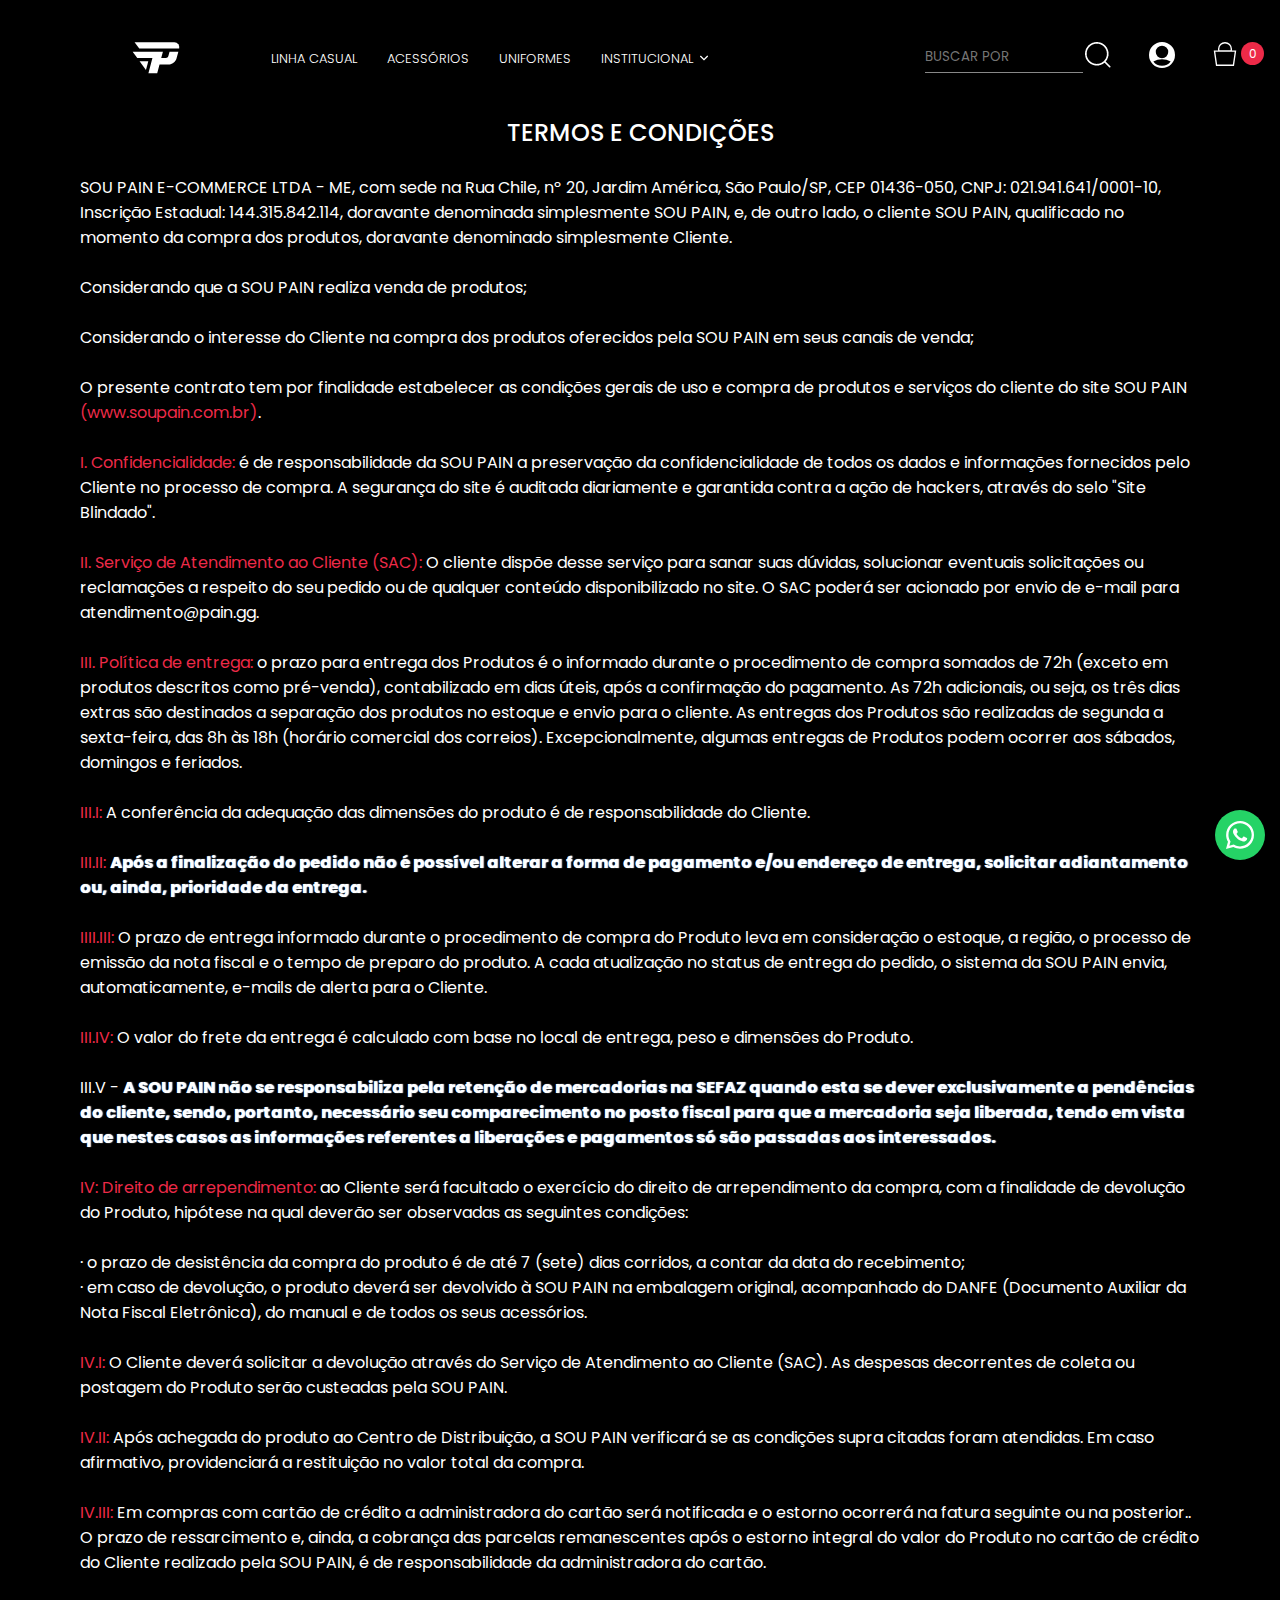
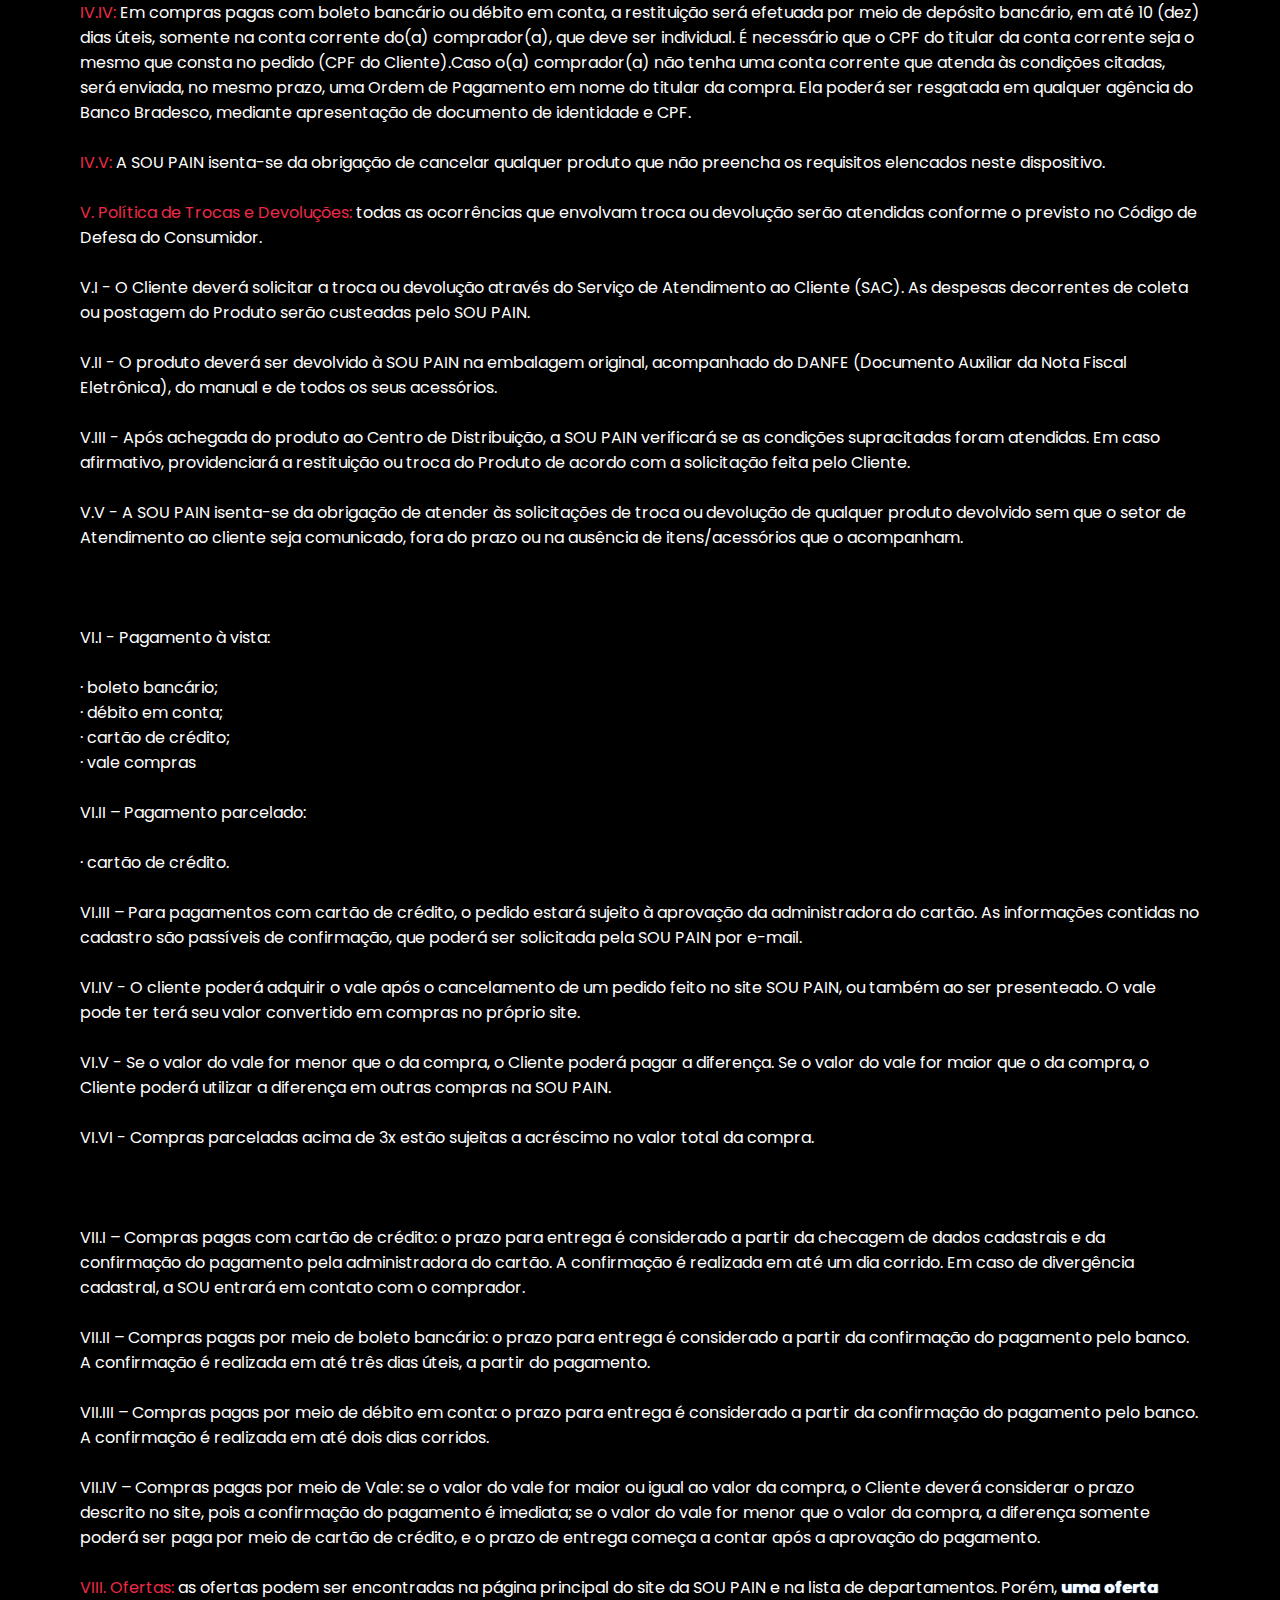
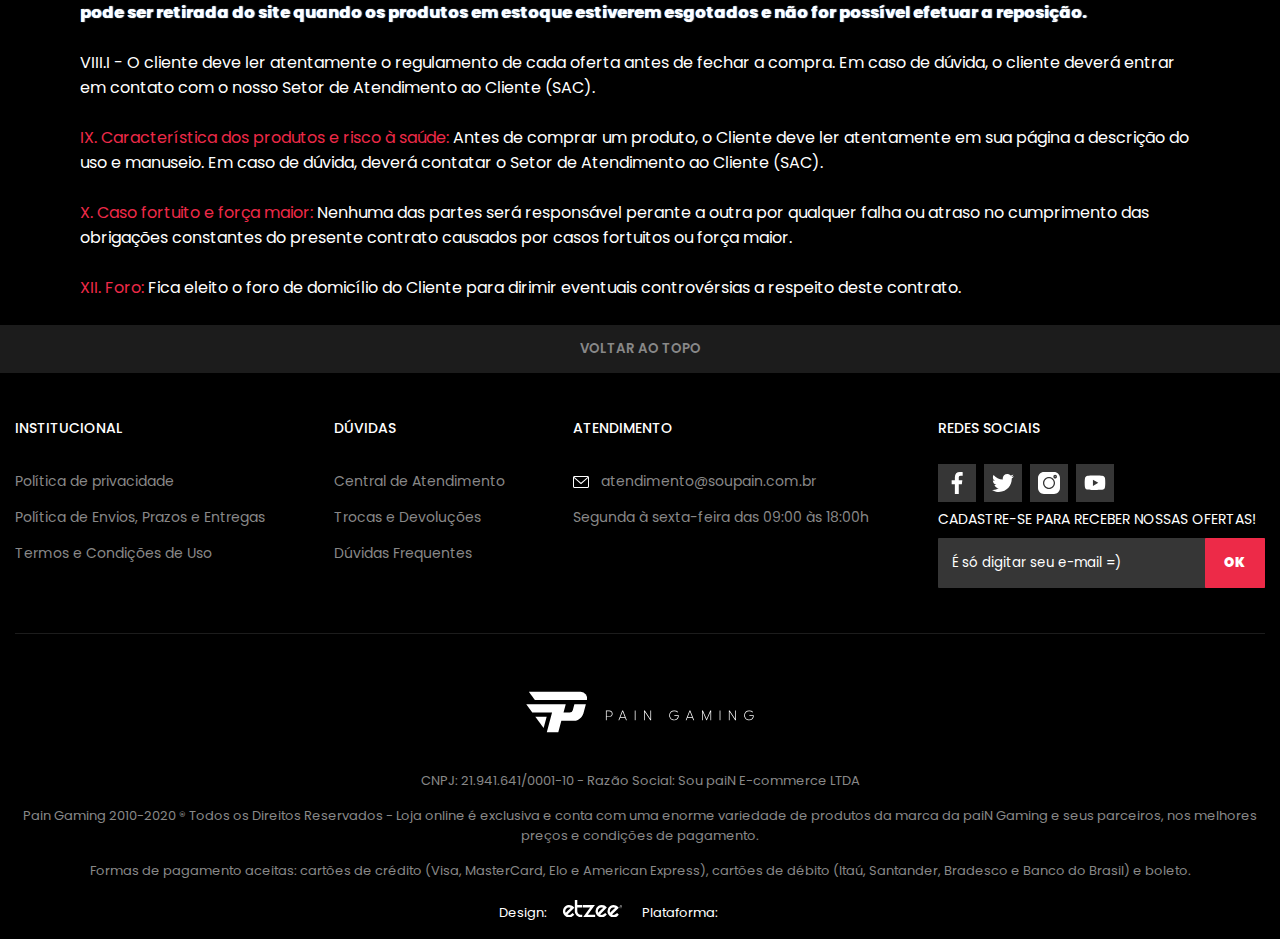
<file: páginas/termos-e-condicoes/index.html>
<!DOCTYPE html>
<html lang="pt-BR">
<head>
    <meta charset="UTF-8">
    <meta http-equiv="X-UA-Compatible" content="IE=edge">
    <meta name="viewport" content="width=device-width, initial-scale=1.0">
    <link rel="shortcut icon" href="imagens/favicon.webp" type="image/x-icon">
    <link rel="stylesheet" href="css/style.css">
    
    <link rel="stylesheet" href="css/header.css">
    <link rel="stylesheet" href="css/main.css">
    <link rel="stylesheet" href="css/footer.css">
    <link rel="stylesheet" href="css/media.css">
 
    <title>paiN Gaming</title>
</head>
<body >
    <div class="hide" onclick="fecharMobile()"></div>
    <header class="container container-mobile">

        <div class="menu" onclick="menuMobile()">
            <div class="line"></div>
            <div class="line"></div>
            <div class="line"></div>
        </div>

        <div class="header-logo celular-none">
            <h1 class="celular-none">
                <svg id="Layer_1" data-name="Layer 1" xmlns="http://www.w3.org/2000/svg" xmlns:xlink="http://www.w3.org/1999/xlink" viewBox="0 0 841.89 297.64"><defs><style>.cls-1{fill:none;}.cls-2{clip-path:url(#clip-path);}.cls-3{fill:#fff;}</style><clipPath id="clip-path" transform="translate(-2585.67 0)"><rect class="cls-1" x="2585.67" width="841.89" height="297.64"></rect></clipPath></defs><title>Logo_paiN (4)</title><g class="cls-2"><rect width="841.89" height="297.64"></rect><polygon class="cls-3" points="384.19 193.79 360.87 161.94 392.72 161.94 384.19 193.79"></polygon><g class="cls-2"><path class="cls-3" d="M3091.49,115.33A18.47,18.47,0,0,0,3073.81,92H2928.24l17.06,23.37Z" transform="translate(-2585.67 0)"></path><path class="cls-3" d="M3056.24,173.61c10.82,0,22.08-10.09,25.2-20.45l7-26.33h-32.28l-4.51,17a9,9,0,0,1-8.59,6.43h-17.37l6.25-23.45H2921.07l17,23.34h55.5l-14.72,55.51H3011l8.57-32.07Z" transform="translate(-2585.67 0)"></path></g></g></svg>
            </h1>
            <nav class="header-navegacao celular-none">
                <ul class="header-navegacao-lista">
                    <li>
                        <a target="_blank" href="https://www.soupain.com.br/vestuario">LINHA CASUAL</a>
                    </li>
                    <li>
                        <a target="_blank" href="https://www.soupain.com.br/acessorios">ACESSÓRIOS</a>
                    </li>
                    <li>
                        <a target="_blank" href="https://www.soupain.com.br/uniforme-oficial?O=OrderByReleaseDateDESC">UNIFORMES</a>
                    </li>
                    <li class="header-navegacao-dropdown">
                        <a>INSTITUCIONAL
                            <svg xmlns="http://www.w3.org/2000/svg" xmlns:xlink="http://www.w3.org/1999/xlink" width="8" height="8" viewBox="0 0 8 8" fill="#ffffff"><g transform="translate(8) rotate(90)"><g data-name="271228" transform="translate(1.65)"><path data-name="Caminho 53106" d="M4.572,4.312l-3.56,3.56a.439.439,0,0,1-.619,0L.131,7.61a.438.438,0,0,1,0-.619L3.121,4,.128,1.009a.439.439,0,0,1,0-.619L.39.128a.439.439,0,0,1,.619,0L4.572,3.691a.442.442,0,0,1,0,.621Z"/></g></g></svg>
                        </a>
                        <div class="header-navegacao-segundo-nivel">
                            <ul>
                                <li><a target="_blank" href="https://www.soupain.com.br/institucional/politica-privacidade">Política de privacidade</a></li>
                                <li><a target="_blank" href="https://www.soupain.com.br/institucional/politica-envio">Política de Envios, Prazos e Entregas</a></li>
                                <li><a target="_blank" href="https://www.soupain.com.br/institucional/termos-condicoes">Termos e Condições de Uso</a></li>
                                <li><a target="_blank" href="https://www.soupain.com.br/institucional/fale-conosco">Central de Atendimento</a></li>
                                <li><a target="_blank" href="https://www.soupain.com.br/institucional/trocas-devolucoes">Trocas e Devoluções</a></li>
                                <li><a target="_blank" href="https://www.soupain.com.br/institucional/duvidas-frequentes">Dúvidas Frequentes</a></li>
                            </ul>
                        </div>
                    </li>
                </ul>
            </nav>
        </div>
        
        <div class="header-usuario">
            <input class="celular-none" placeholder="BUSCAR POR" type="text">
            <img class="header-input-search celular-none" src="imagens/bt-search.png" alt="">

            <div class="header-usuario-conta celular-none">
                <svg xmlns="http://www.w3.org/2000/svg" width="26" height="26"><defs><clipPath id="login"><path stroke-width=".2" fill="#fff" stroke="#000" d="M1484 53h26v26h-26z"></path></clipPath></defs><g transform="translate(-1484 -53)" clip-path="url(#login)"><g data-name="2"><g data-name="Grupo 1009"><path data-name="Caminho 53107" d="M1497 53a13 13 0 1013 13 13.015 13.015 0 00-13-13zm0 3.792a6.229 6.229 0 11-6.229 6.229 6.236 6.236 0 016.229-6.229zm0 20.042a10.812 10.812 0 01-8.657-4.348 20.4 20.4 0 018.657-2.153 20.4 20.4 0 018.657 2.152 10.812 10.812 0 01-8.657 4.348z" fill="#fff"></path></g></g></g></svg>
                <div class="header-usuario-conta-segundo-nivel">
                    <ul class="header-usuario-conta-segundo-nivel-lista">
                        <li>
                            <a target="_blank" href="https://www.soupain.com.br/account" class="login">ACESSAR MINHA CONTA</a>
                        </li>
                        <li>
                            <a target="_blank" href="https://www.soupain.com.br/login?ReturnUrl=%2f_secure%2faccount" class="cadastro">Quero me cadastrar</a>
                        </li>
                    </ul>
                </div>
            </div>
            <div class="header-usuario-sacola">
                <div  onclick="abrir()" >
                    <svg class="header-usuario-sacola-svg" xmlns="http://www.w3.org/2000/svg" width="24" height="24"><defs><clipPath id="cart"><path transform="translate(1601 55)" fill="#fff" d="M0 0h24v24H0z"></path></clipPath></defs><g transform="translate(-1601 -55)" clip-path="url(#cart)"><path data-name="bg" d="M1604.575 78.295l-2.054-14.118h20.957l-2.055 14.118zm14.458-14.245h-12.068a6.351 6.351 0 01-.318-1.991 6.36 6.36 0 016.352-6.353 6.361 6.361 0 016.353 6.353 6.332 6.332 0 01-.318 1.99h0z" fill="none" stroke="#fff" stroke-width="1.353"></path></g></svg>
                    <span class="header-usuario-sacola-contagem-produtos">0</span>
                </div>
                <div class="header-usuario-sacola-abrir">
                    <div class="header-usuario-sacola-abrir-header">
                        <strong>MEU CARRINHO</strong>
                        <span onclick="fechar()" class="fechar">
                            <svg  xmlns="http://www.w3.org/2000/svg" width="16" height="16" viewBox="0 0 16 16"><path d="M22 20.866l6.633-6.634a.8.8 0 0 1 1.133 1.133L23.128 22l6.634 6.633a.8.8 0 0 1-1.133 1.133L22 23.128l-6.633 6.634a.8.8 0 0 1-1.133-1.133L20.866 22l-6.634-6.633a.8.8 0 0 1 1.133-1.133z" data-name="Caminho 518" transform="translate(-13.997 -13.997)"></path></svg>
                        </span>
                    </div>
                    <div class="header-usuario-sacola-abrir-itens">
                    </div>
                    <div class="header-usuario-sacola-abrir-footer">
                        <div class="block-text">
                            <p>* Calcule seu frete na página de finalização.</p>
                            <p>* Insira seu cupom de desconto na página de finalização.</p>
                        </div>
                        <div class="finalizar-compra">
                            <div class="finalizar-compra-infos">
                                <p>ITENS: 0
                                    </p>
                                <p>SUBTOTAL: R$ 0,00</p>
                            </div>
                            <div class="finalizar-compra-botao">
                                <a href="https://www.soupain.com.br/checkout/#/cart">FINALIZAR</a>
                            </div>
                        </div>
                    </div>
                </div>
                
                
            </div>
        </div>

    </header>

    
    <nav class="mobile-menu desktop-none">
        <div class="mobile-elementos"></div>
        <div class="mobile-search-menu">
            <input placeholder="O QUE PROCURA?" type="text" name="" id="">
            <img src="imagens/bt-search.png" alt="">
        </div>
        <div class="mobile-categorias">
            <ul>
                <li class="lista"><a href="#">LINHA CASUAL</a></li>
                <li class="lista"><a href="#">ACESSÓRIOS</a></li>
                <li class="lista"><a href="#">UNIFORME</a></li>
                <li class="lista mobile-header-navegacao-dropdown">
                    <a onclick="institucional()">INSTITUCIONAL
                        <svg xmlns="http://www.w3.org/2000/svg" xmlns:xlink="http://www.w3.org/1999/xlink" width="8" height="8" viewBox="0 0 8 8" fill="#ffffff"><g transform="translate(8) rotate(90)"><g data-name="271228" transform="translate(1.65)"><path data-name="Caminho 53106" d="M4.572,4.312l-3.56,3.56a.439.439,0,0,1-.619,0L.131,7.61a.438.438,0,0,1,0-.619L3.121,4,.128,1.009a.439.439,0,0,1,0-.619L.39.128a.439.439,0,0,1,.619,0L4.572,3.691a.442.442,0,0,1,0,.621Z"/></g></g></svg>
                    </a>
                    <svg class="mobile-segundo-nivel-icon" xmlns="http://www.w3.org/2000/svg" version="1.0" width="11px" height="11px" viewBox="0 0 25.000000 25.000000" preserveAspectRatio="xMidYMid meet">
                        <g transform="translate(0.000000,25.000000) scale(0.100000,-0.100000)" fill="#fff" stroke="none">
                        <path d="M70 222 c0 -4 20 -28 45 -52 l45 -44 -47 -48 c-26 -26 -44 -51 -40 -55 9 -8 107 86 107 102 0 12 -91 105 -103 105 -4 0 -7 -4 -7 -8z"/>
                        </g>
                    </svg>
                    <ul>
                        <li><a href="#">Política de privacidade</a></li>
                        <li><a href="#">Política de Envios,Prazos e Entregas</a></li>
                        <li><a href="#">Termos e Condições de Uso</a></li>
                        <li><a href="#">Central de Atendimento</a></li>
                        <li><a href="#">Trocas e Devoluções</a></li>
                        <li><a href="#">Dúvidas Frequentes</a></li>
                    </ul>
                </li>
            </ul>
        </div>
        <div class="mobile-login">
            <svg xmlns="http://www.w3.org/2000/svg" width="26" height="26">
                <defs>
                  <clipPath id="login2">
                    <path stroke-width=".2" fill="#fff" stroke="#000" d="M1484 53h26v26h-26z"></path>
                  </clipPath>
                </defs>
                <g transform="translate(-1484 -53)" clip-path="url(#login2)">
                  <g data-name="2">
                    <g data-name="Grupo 1009">
                      <path data-name="Caminho 53107" d="M1497 53a13 13 0 1013 13 13.015 13.015 0 00-13-13zm0 3.792a6.229 6.229 0 11-6.229 6.229 6.236 6.236 0 016.229-6.229zm0 20.042a10.812 10.812 0 01-8.657-4.348 20.4 20.4 0 018.657-2.153 20.4 20.4 0 018.657 2.152 10.812 10.812 0 01-8.657 4.348z" fill="#fff"></path>
                    </g>
                  </g>
                </g>
            </svg>
            <span>FAZER LOGIN</span>
            <svg class="mobile-segundo-nivel-icon mobile-login-segundo" xmlns="http://www.w3.org/2000/svg" version="1.0" width="11px" height="11px" viewBox="0 0 25.000000 25.000000" preserveAspectRatio="xMidYMid meet">
                <g transform="translate(0.000000,25.000000) scale(0.100000,-0.100000)" fill="#fff" stroke="none">
                <path d="M70 222 c0 -4 20 -28 45 -52 l45 -44 -47 -48 c-26 -26 -44 -51 -40 -55 9 -8 107 86 107 102 0 12 -91 105 -103 105 -4 0 -7 -4 -7 -8z"/>
                </g>
            </svg>
        </div>
    </nav>
    <div class="hide "></div>
    
   
    <main>
        <a href="https://api.whatsapp.com/send?l=pt&phone=5511950299365" target="_blank" class="fixed-icon">
            <svg width="28px" height="28px" fill="#fff" xmlns="http://www.w3.org/2000/svg" viewBox="0 0 24 24">
                <path d="m17.507 14.307-.009.075c-2.199-1.096-2.429-1.242-2.713-.816-.197.295-.771.964-.944 1.162-.175.195-.349.21-.646.075-.3-.15-1.263-.465-2.403-1.485-.888-.795-1.484-1.77-1.66-2.07-.293-.506.32-.578.878-1.634.1-.21.049-.375-.025-.524-.075-.15-.672-1.62-.922-2.206-.24-.584-.487-.51-.672-.51-.576-.05-.997-.042-1.368.344-1.614 1.774-1.207 3.604.174 5.55 2.714 3.552 4.16 4.206 6.804 5.114.714.227 1.365.195 1.88.121.574-.091 1.767-.721 2.016-1.426.255-.705.255-1.29.18-1.425-.074-.135-.27-.21-.57-.345z"></path><path d="m20.52 3.449c-7.689-7.433-20.414-2.042-20.419 8.444 0 2.096.549 4.14 1.595 5.945l-1.696 6.162 6.335-1.652c7.905 4.27 17.661-1.4 17.665-10.449 0-3.176-1.24-6.165-3.495-8.411zm1.482 8.417c-.006 7.633-8.385 12.4-15.012 8.504l-.36-.214-3.75.975 1.005-3.645-.239-.375c-4.124-6.565.614-15.145 8.426-15.145 2.654 0 5.145 1.035 7.021 2.91 1.875 1.859 2.909 4.35 2.909 6.99z"></path>
            </svg>
        </a>
        <section>
            <article>
                <h1>TERMOS E CONDIÇÕES</h1>
                <p>
                    SOU PAIN E-COMMERCE LTDA - ME, com sede na Rua Chile, nº 20, Jardim América, São Paulo/SP, CEP 01436-050, CNPJ: 021.941.641/0001-10, Inscrição Estadual: 144.315.842.114, doravante denominada simplesmente SOU PAIN, e, de outro lado, o cliente SOU PAIN, qualificado no momento da compra dos produtos, doravante denominado simplesmente Cliente.
                </p>

                <p>
                    Considerando que a SOU PAIN realiza venda de produtos;
                </p>

                <p>
                    Considerando o interesse do Cliente na compra dos produtos oferecidos pela SOU PAIN em seus canais de venda;
                </p>

                <p>
                    O presente contrato tem por finalidade estabelecer as condições gerais de uso e compra de produtos e serviços do cliente do site SOU PAIN <span>(www.soupain.com.br)</span>.
                </p>

                <p>
                    <span>I. Confidencialidade:</span>
                    é de responsabilidade da SOU PAIN a preservação da confidencialidade de todos os dados e informações fornecidos pelo Cliente no processo de compra. A segurança do site é auditada diariamente e garantida contra a ação de hackers, através do selo "Site Blindado".
                </p>

                <p>
                    <span>II. Serviço de Atendimento ao Cliente (SAC):</span> O cliente dispõe desse serviço para sanar suas dúvidas, solucionar eventuais solicitações ou reclamações a respeito do seu pedido ou de qualquer conteúdo disponibilizado no site. O SAC poderá ser acionado por envio de e-mail para atendimento@pain.gg.
                </p>

                <p>
                    <span>III. Política de entrega:</span> o prazo para entrega dos Produtos é o informado durante o procedimento de compra somados de 72h (exceto em produtos descritos como pré-venda), contabilizado em dias úteis, após a confirmação do pagamento. As 72h adicionais, ou seja, os três dias extras são destinados a separação dos produtos no estoque e envio para o cliente. As entregas dos Produtos são realizadas de segunda a sexta-feira, das 8h às 18h (horário comercial dos correios). Excepcionalmente, algumas entregas de Produtos podem ocorrer aos sábados, domingos e feriados.
                </p>

                <p>
                    <span>III.I: </span>A conferência da adequação das dimensões do produto é de responsabilidade do Cliente.
                </p>

                <p>
                    <span>III.II: </span> <strong>Após a finalização do pedido não é possível alterar a forma de pagamento e/ou endereço de entrega, solicitar adiantamento ou, ainda, prioridade da entrega.</strong>
                </p>

                <p>
                    <span>IIII.III:</span>
                     O prazo de entrega informado durante o procedimento de compra do Produto leva em consideração o estoque, a região, o processo de emissão da nota fiscal e o tempo de preparo do produto. A cada atualização no status de entrega do pedido, o sistema da SOU PAIN envia, automaticamente, e-mails de alerta para o Cliente.
                </p>

                <p>
                    <span>III.IV:</span> O valor do frete da entrega é calculado com base no local de entrega, peso e dimensões do Produto.
                </p>

                <p>
                    III.V - <strong>A SOU PAIN não se responsabiliza pela retenção de mercadorias na SEFAZ quando esta se dever exclusivamente a pendências do cliente, sendo, portanto, necessário seu comparecimento no posto fiscal para que a mercadoria seja liberada, tendo em vista que nestes casos as informações referentes a liberações e pagamentos só são passadas aos interessados.</strong>
                </p>

                <p>
                    <span>IV: Direito de arrependimento:</span> ao Cliente será facultado o exercício do direito de arrependimento da compra, com a finalidade de devolução do Produto, hipótese na qual deverão ser observadas as seguintes condições:
                </p>

                <p>
                    <ul>
                        <li>
                            <p>
                                · o prazo de desistência da compra do produto é de até 7 (sete) dias corridos, a contar da data do recebimento;
                            </p>
                        </li>
                        <li>
                            <p>
                                · em caso de devolução, o produto deverá ser devolvido à SOU PAIN na embalagem original, acompanhado do DANFE (Documento Auxiliar da Nota Fiscal Eletrônica), do manual e de todos os seus acessórios.
                            </p>
                        </li>
                    </ul>
                </p>

                <p>
                    <span>IV.I: </span>
                    O Cliente deverá solicitar a devolução através do Serviço de Atendimento ao Cliente (SAC). As despesas decorrentes de coleta ou postagem do Produto serão custeadas pela SOU PAIN.
                </p>

                <p>
                    <span>
                        IV.II: 
                    </span>
                    Após achegada do produto ao Centro de Distribuição, a SOU PAIN verificará se as condições supra citadas foram atendidas. Em caso afirmativo, providenciará a restituição no valor total da compra.
                </p>

                <p>
                    <span>
                        IV.III: 
                    </span>
                    Em compras com cartão de crédito a administradora do cartão será notificada e o estorno ocorrerá na fatura seguinte ou na posterior.. O prazo de ressarcimento e, ainda, a cobrança das parcelas remanescentes após o estorno integral do valor do Produto no cartão de crédito do Cliente realizado pela SOU PAIN, é de responsabilidade da administradora do cartão.
                </p>

                <p>
                    <span>IV.IV: </span>
                    Em compras pagas com boleto bancário ou débito em conta, a restituição será efetuada por meio de depósito bancário, em até 10 (dez) dias úteis, somente na conta corrente do(a) comprador(a), que deve ser individual. É necessário que o CPF do titular da conta corrente seja o mesmo que consta no pedido (CPF do Cliente).Caso o(a) comprador(a) não tenha uma conta corrente que atenda às condições citadas, será enviada, no mesmo prazo, uma Ordem de Pagamento em nome do titular da compra. Ela poderá ser resgatada em qualquer agência do Banco Bradesco, mediante apresentação de documento de identidade e CPF.
                </p>

                <p>
                    <span>
                        IV.V:
                    </span> 
                    A SOU PAIN isenta-se da obrigação de cancelar qualquer produto que não preencha os requisitos elencados neste dispositivo.
                </p>

                <p>
                    <span>
                        V. Política de Trocas e Devoluções: 
                    </span>
                    todas as ocorrências que envolvam troca ou devolução serão atendidas conforme o previsto no Código de Defesa do Consumidor.
                </p>

                <p>
                    V.I - O Cliente deverá solicitar a troca ou devolução através do Serviço de Atendimento ao Cliente (SAC). As despesas decorrentes de coleta ou postagem do Produto serão custeadas pelo SOU PAIN.
                </p>

                <p>
                    V.II - O produto deverá ser devolvido à SOU PAIN na embalagem original, acompanhado do DANFE (Documento Auxiliar da Nota Fiscal Eletrônica), do manual e de todos os seus acessórios.
                </p>

                <p>
                    V.III - Após achegada do produto ao Centro de Distribuição, a SOU PAIN verificará se as condições supracitadas foram atendidas. Em caso afirmativo, providenciará a restituição ou troca do Produto de acordo com a solicitação feita pelo Cliente.
                </p>

                <p>
                    V.V - A SOU PAIN isenta-se da obrigação de atender às solicitações de troca ou devolução de qualquer produto devolvido sem que o setor de Atendimento ao cliente seja comunicado, fora do prazo ou na ausência de itens/acessórios que o acompanham.
                </p>

                <span>
                    VI. Formas de pagamento aceitas:
                </span>

                <p>
                    VI.I - Pagamento à vista:
                </p>

                <ul>
                    <li>
                        <p>
                            · boleto bancário;
                        </p>
                    </li>
                    <li>
                        <p>
                            · débito em conta;
                        </p>
                    </li>
                    <li>
                        <p>
                            · cartão de crédito;
                        </p>
                    </li>
                    <li>
                        <p>
                            · vale compras
                        </p>
                    </li>
                </ul>

                <p>
                    VI.II – Pagamento parcelado:
                </p>

                <p>
                    · cartão de crédito.
                </p>

                <p>
                    VI.III – Para pagamentos com cartão de crédito, o pedido estará sujeito à aprovação da administradora do cartão. As informações contidas no cadastro são passíveis de confirmação, que poderá ser solicitada pela SOU PAIN por e-mail.
                </p>

                <p>
                    VI.IV - O cliente poderá adquirir o vale após o cancelamento de um pedido feito no site SOU PAIN, ou também ao ser presenteado. O vale pode ter terá seu valor convertido em compras no próprio site.
                </p>

                <p>
                    VI.V - Se o valor do vale for menor que o da compra, o Cliente poderá pagar a diferença. Se o valor do vale for maior que o da compra, o Cliente poderá utilizar a diferença em outras compras na SOU PAIN.
                </p>

                <p>
                    VI.VI - Compras parceladas acima de 3x estão sujeitas a acréscimo no valor total da compra.
                </p>

                <span>
                    VII. Prazos de entrega e Forma de pagamento:
                </span>

                <p>
                    VII.I – Compras pagas com cartão de crédito: o prazo para entrega é considerado a partir da checagem de dados cadastrais e da confirmação do pagamento pela administradora do cartão. A confirmação é realizada em até um dia corrido. Em caso de divergência cadastral, a SOU entrará em contato com o comprador.
                </p>

                <p>
                    VII.II – Compras pagas por meio de boleto bancário: o prazo para entrega é considerado a partir da confirmação do pagamento pelo banco. A confirmação é realizada em até três dias úteis, a partir do pagamento.

                </p>

                <p>
                    VII.III – Compras pagas por meio de débito em conta: o prazo para entrega é considerado a partir da confirmação do pagamento pelo banco. A confirmação é realizada em até dois dias corridos.

                </p>

                <p>
                    VII.IV – Compras pagas por meio de Vale: se o valor do vale for maior ou igual ao valor da compra, o Cliente deverá considerar o prazo descrito no site, pois a confirmação do pagamento é imediata; se o valor do vale for menor que o valor da compra, a diferença somente poderá ser paga por meio de cartão de crédito, e o prazo de entrega começa a contar após a aprovação do pagamento.
                </p>

                <p>
                    <span>VIII. Ofertas: </span>as ofertas podem ser encontradas na página principal do site da SOU PAIN e na lista de departamentos. Porém, <strong>uma oferta pode ser retirada do site quando os produtos em estoque estiverem esgotados e não for possível efetuar a reposição.</strong>
                </p>

                <p>
                    VIII.I - O cliente deve ler atentamente o regulamento de cada oferta antes de fechar a compra. Em caso de dúvida, o cliente deverá entrar em contato com o nosso Setor de Atendimento ao Cliente (SAC).
                </p>

                <p>
                    <span>IX. Característica dos produtos e risco à saúde:</span> Antes de comprar um produto, o Cliente deve ler atentamente em sua página a descrição do uso e manuseio. Em caso de dúvida, deverá contatar o Setor de Atendimento ao Cliente (SAC).
                </p>

                <p>
                    <span>X. Caso fortuito e força maior:</span> Nenhuma das partes será responsável perante a outra por qualquer falha ou atraso no cumprimento das obrigações constantes do presente contrato causados por casos fortuitos ou força maior.
                </p>

                <p>
                    <span>XII. Foro: </span>Fica eleito o foro de domicílio do Cliente para dirimir eventuais controvérsias a respeito deste contrato.
                </p>

            </article>
    </main>


    
 
    <button class="container to-top">VOLTAR AO TOPO</button>
        
        
       
    <footer class="container">
        <section class="footer-section-primaria container-mobile">
            <div class="footer-mobile-lista">
                <h3 onclick="footerLista1()">INSTITUCIONAL
                    <svg class="icon1 ico-arrow visible-mobile" xmlns="http://www.w3.org/2000/svg" width="14" height="14"><path d="M6.989 10.493a1 1 0 0 1-.639-.23L.361 5.272a1 1 0 0 1 1.277-1.537l5.351 4.469 5.351-4.309a1 1 0 0 1 1.408.15 1 1 0 0 1-.141 1.459l-5.989 4.819a1 1 0 0 1-.629.17z"></path></svg>
                </h3>   
                
                <ul class="ul1">
                    <li>
                        <a target="_blank" href="https://www.soupain.com.br/institucional/politica-privacidade">Política de privacidade</a>
                    </li>
                    <li>
                        <a target="_blank" href="https://www.soupain.com.br/institucional/politica-envio">Política de Envios, Prazos e Entregas</a>
                    </li>
                    <li>
                        <a target="_blank" href="https://www.soupain.com.br/institucional/termos-condicoes">Termos e Condições de Uso</a>
                    </li>
                </ul>         
            </div>
            <div class="footer-mobile-lista">
                <h3 onclick="footerLista2()">DÚVIDAS
                    <svg class="icon2 ico-arrow visible-mobile" xmlns="http://www.w3.org/2000/svg" width="14" height="14"><path d="M6.989 10.493a1 1 0 0 1-.639-.23L.361 5.272a1 1 0 0 1 1.277-1.537l5.351 4.469 5.351-4.309a1 1 0 0 1 1.408.15 1 1 0 0 1-.141 1.459l-5.989 4.819a1 1 0 0 1-.629.17z"></path></svg>
                </h3>
                
                <ul class="ul2">
                    <li><a target="_blank" href="https://www.soupain.com.br/institucional/fale-conosco">Central de Atendimento</a></li>
                    <li><a target="_blank" href="https://www.soupain.com.br/institucional/trocas-devolucoes">Trocas e Devoluções</a></li>
                    <li><a target="_blank" href="https://www.soupain.com.br/institucional/duvidas-frequentes">Dúvidas Frequentes</a></li>
                </ul>
            </div>
            <div class="footer-mobile-lista">
                <h3 onclick="footerLista3()">ATENDIMENTO
                    <svg class="icon3 ico-arrow visible-mobile" xmlns="http://www.w3.org/2000/svg" width="14" height="14"><path d="M6.989 10.493a1 1 0 0 1-.639-.23L.361 5.272a1 1 0 0 1 1.277-1.537l5.351 4.469 5.351-4.309a1 1 0 0 1 1.408.15 1 1 0 0 1-.141 1.459l-5.989 4.819a1 1 0 0 1-.629.17z"></path></svg>
                </h3>
                
                <ul class="ul3">
                    <li>
                        <a target="_blank" class="footer-contato" href="mailto:atendimento@soupain.com.br">
                            <svg width="16" height="16" xmlns="http://www.w3.org/2000/svg" viewBox="0 0 479.058 479.058">
                            <path d="m434.146 59.882h-389.234c-24.766 0-44.912 20.146-44.912 44.912v269.47c0 24.766 20.146 44.912 44.912 44.912h389.234c24.766 0 44.912-20.146 44.912-44.912v-269.47c0-24.766-20.146-44.912-44.912-44.912zm0 29.941c2.034 0 3.969.422 5.738 1.159l-200.355 173.649-200.356-173.649c1.769-.736 3.704-1.159 5.738-1.159zm0 299.411h-389.234c-8.26 0-14.971-6.71-14.971-14.971v-251.648l199.778 173.141c2.822 2.441 6.316 3.655 9.81 3.655s6.988-1.213 9.81-3.655l199.778-173.141v251.649c-.001 8.26-6.711 14.97-14.971 14.97z"></path>
                            </svg>
                            atendimento@soupain.com.br
                        </a>
                    </li>
                </ul>
                <span class="span">Segunda à sexta-feira das 09:00 às 18:00h</span>
            </div>
            <div class="footer-redes">
                <h3>REDES SOCIAIS</h3>
                <ul>
                    <li>
                        <a target="_blank" href="https://www.facebook.com/paingamingbr">
                            <svg xmlns="http://www.w3.org/2000/svg" enable-background="new 0 0 24 24" height="22" viewBox="0 0 24 24" width="22">
                            <path d="m15.997 3.985h2.191v-3.816c-.378-.052-1.678-.169-3.192-.169-3.159 0-5.323 1.987-5.323 5.639v3.361h-3.486v4.266h3.486v10.734h4.274v-10.733h3.345l.531-4.266h-3.877v-2.939c.001-1.233.333-2.077 2.051-2.077z"></path>
                            </svg>
                        </a>
                    </li>
                    <li>
                        <a target="_blank" href="https://twitter.com/paingamingbr">
                            <svg xmlns="http://www.w3.org/2000/svg" xmlns:xlink="http://www.w3.org/1999/xlink" viewBox="0 0 512 512"        xml:space="preserve" height="22" width="22">
                            <path d="M512,97.248c-19.04,8.352-39.328,13.888-60.48,16.576c21.76-12.992,38.368-33.408,46.176-58.016    c-20.288,12.096-42.688,20.64-66.56,25.408C411.872,60.704,384.416,48,354.464,48c-58.112,0-104.896,47.168-104.896,104.992    c0,8.32,0.704,16.32,2.432,23.936c-87.264-4.256-164.48-46.08-216.352-109.792c-9.056,15.712-14.368,33.696-14.368,53.056    c0,36.352,18.72,68.576,46.624,87.232c-16.864-0.32-33.408-5.216-47.424-12.928c0,0.32,0,0.736,0,1.152    c0,51.008,36.384,93.376,84.096,103.136c-8.544,2.336-17.856,3.456-27.52,3.456c-6.72,0-13.504-0.384-19.872-1.792    c13.6,41.568,52.192,72.128,98.08,73.12c-35.712,27.936-81.056,44.768-130.144,44.768c-8.608,0-16.864-0.384-25.12-1.44    C46.496,446.88,101.6,464,161.024,464c193.152,0,298.752-160,298.752-298.688c0-4.64-0.16-9.12-0.384-13.568    C480.224,136.96,497.728,118.496,512,97.248z"></path>
                            </svg>
                        </a>
                    </li>
                    <li>
                        <a target="_blank" href="https://www.instagram.com/paingamingbr/">
                            <svg xmlns="http://www.w3.org/2000/svg" viewBox="0 0 512.00096 512.00096" height="22" width="22">
                                <path d="m373.40625 0h-234.8125c-76.421875 0-138.59375 62.171875-138.59375 138.59375v234.816406c0 76.417969 62.171875 138.589844 138.59375 138.589844h234.816406c76.417969 0 138.589844-62.171875 138.589844-138.589844v-234.816406c0-76.421875-62.171875-138.59375-138.59375-138.59375zm-117.40625 395.996094c-77.195312 0-139.996094-62.800782-139.996094-139.996094s62.800782-139.996094 139.996094-139.996094 139.996094 62.800782 139.996094 139.996094-62.800782 139.996094-139.996094 139.996094zm143.34375-246.976563c-22.8125 0-41.367188-18.554687-41.367188-41.367187s18.554688-41.371094 41.367188-41.371094 41.371094 18.558594 41.371094 41.371094-18.558594 41.367187-41.371094 41.367187zm0 0"></path>
                                <path d="m256 146.019531c-60.640625 0-109.980469 49.335938-109.980469 109.980469 0 60.640625 49.339844 109.980469 109.980469 109.980469 60.644531 0 109.980469-49.339844 109.980469-109.980469 0-60.644531-49.335938-109.980469-109.980469-109.980469zm0 0"></path>
                                <path d="m399.34375 96.300781c-6.257812 0-11.351562 5.09375-11.351562 11.351563 0 6.257812 5.09375 11.351562 11.351562 11.351562 6.261719 0 11.355469-5.089844 11.355469-11.351562 0-6.261719-5.09375-11.351563-11.355469-11.351563zm0 0"></path>
                            </svg>
                        </a>
                    </li>
                    <li>
                        <a target="_blank" href="https://www.youtube.com/user/paingamingg">
                            <svg xmlns="http://www.w3.org/2000/svg" height="22" viewBox="-21 -117 682.66672 682" width="22">
                                <path d="m626.8125 64.035156c-7.375-27.417968-28.992188-49.03125-56.40625-56.414062-50.082031-13.703125-250.414062-13.703125-250.414062-13.703125s-200.324219 0-250.40625 13.183593c-26.886719 7.375-49.03125 29.519532-56.40625 56.933594-13.179688 50.078125-13.179688 153.933594-13.179688 153.933594s0 104.378906 13.179688 153.933594c7.382812 27.414062 28.992187 49.027344 56.410156 56.410156 50.605468 13.707031 250.410156 13.707031 250.410156 13.707031s200.324219 0 250.40625-13.183593c27.417969-7.378907 49.03125-28.992188 56.414062-56.40625 13.175782-50.082032 13.175782-153.933594 13.175782-153.933594s.527344-104.382813-13.183594-154.460938zm-370.601562 249.878906v-191.890624l166.585937 95.945312zm0 0"></path>
                            </svg>
                        </a>
                    </li>
                </ul>
                <span class="footer-cadastro">CADASTRE-SE PARA RECEBER NOSSAS OFERTAS!
                </span>
                <div class="footer-form">
                    <form action="#">
                        <input placeholder="É só digitar seu e-mail =)" type="text">
                        <button>OK</button>
                    </form>
                </div>
            </div>
            
        </section>
        <section class="footer-section-secundaria">
            <svg id="Layer_1" data-name="Layer 1" width="300" xmlns="http://www.w3.org/2000/svg" xmlns:xlink="http://www.w3.org/1999/xlink"     viewBox="0 0 841.89 297.64"><defs><style>.cls-1{fill:none;}.cls-2{clip-path:url(#clip-path);}.cls-3{fill:#fff;}</style><clipPath id="clip-path" transform="translate(-861.89 0)"><rect class="cls-1" x="861.89" width="841.89" height="297.64"></rect></clipPath></defs><title>Logo_paiN (2)</title><g class="cls-2"><rect width="841.89" height="297.64"></rect><polygon class="cls-3" points="150.47 193.79 127.15 161.94 159 161.94 150.47 193.79"></polygon><g class="cls-2"><path class="cls-3" d="M1134,115.33A18.47,18.47,0,0,0,1116.31,92H970.74l17.06,23.37Z" transform="translate(-861.89 0)"></path><path class="cls-3" d="M1098.75,173.61c10.81,0,22.08-10.09,25.19-20.45l7-26.33h-32.28l-4.51,17a9,9,0,0,1-8.59,6.43h-17.37l6.25-23.45H963.57l17,23.34H1036l-14.71,55.51h32.21l8.57-32.07Z" transform="translate(-861.89 0)"></path><path class="cls-3" d="M1189.26,162.3v9.53h-2.1V144.62h9.37a9.91,9.91,0,0,1,3.79.7,9.08,9.08,0,0,1,3,1.88,8.45,8.45,0,0,1,1.91,2.8,8.83,8.83,0,0,1,.67,3.44,9.1,9.1,0,0,1-.67,3.53,7.85,7.85,0,0,1-1.93,2.8,9,9,0,0,1-3.08,1.85,11.69,11.69,0,0,1-4.09.68Zm0-15.73v13.78h7.07a8.43,8.43,0,0,0,3.12-.54,6.72,6.72,0,0,0,2.32-1.47,6.26,6.26,0,0,0,1.47-2.2,7.11,7.11,0,0,0,.52-2.74,6.68,6.68,0,0,0-.52-2.66,6.33,6.33,0,0,0-1.49-2.17,7,7,0,0,0-2.44-1.47,10,10,0,0,0-3.38-.53Z" transform="translate(-861.89 0)"></path><path class="cls-3" d="M1240.89,164.64h-13.62l-2.82,7.19h-2.15l10.77-27.21h2.1l10.8,27.21h-2.26Zm-6.79-17.28-6,15.29h12Z" transform="translate(-861.89 0)"></path><rect class="cls-3" x="406.29" y="144.62" width="2.11" height="27.21"></rect><polygon class="cls-3" points="434.25 147.88 434.25 171.82 432.22 171.82 432.22 144.62 434.44 144.62 450.09 168.57 450.09 144.62 452.12 144.62 452.12 171.82 449.89 171.82 434.25 147.88"></polygon><path class="cls-3" d="M1391.73,159.39a13,13,0,0,1-.89,4.75,12.66,12.66,0,0,1-2.57,4.07,12.47,12.47,0,0,1-9.29,3.93,14.82,14.82,0,0,1-5.64-1,14.05,14.05,0,0,1-4.49-2.9,13,13,0,0,1-3-4.41,14.2,14.2,0,0,1-1.08-5.58,13.85,13.85,0,0,1,4.13-10,13.93,13.93,0,0,1,4.47-2.89,14.28,14.28,0,0,1,5.46-1.06,14.45,14.45,0,0,1,6.12,1.24,12.6,12.6,0,0,1,4.6,3.53l-1.54,1.31a10.92,10.92,0,0,0-4-3,13,13,0,0,0-5.17-1,12.3,12.3,0,0,0-4.68.89,11.71,11.71,0,0,0-3.8,2.49,11.55,11.55,0,0,0-2.54,3.77,11.9,11.9,0,0,0-.93,4.72,12.62,12.62,0,0,0,.89,4.77,11.35,11.35,0,0,0,2.5,3.77,12.08,12.08,0,0,0,3.82,2.51,12.75,12.75,0,0,0,4.86.91,10.86,10.86,0,0,0,4.19-.8,10.25,10.25,0,0,0,3.32-2.16,10.82,10.82,0,0,0,3.17-7.09h-10.32v-2h12.39Z" transform="translate(-861.89 0)"></path><path class="cls-3" d="M1429.7,164.64h-13.63l-2.81,7.19h-2.15l10.76-27.21H1424l10.8,27.21h-2.26Zm-6.79-17.28-6,15.29h12Z" transform="translate(-861.89 0)"></path><polygon class="cls-3" points="597.08 148.83 597.08 171.82 595.09 171.82 595.09 144.62 597.47 144.62 607.88 168.61 618.25 144.62 620.63 144.62 620.63 171.82 618.6 171.82 618.6 148.75 608.43 171.82 607.24 171.82 597.08 148.83"></polygon><rect class="cls-3" x="644.46" y="144.62" width="2.1" height="27.21"></rect><polygon class="cls-3" points="672.42 147.88 672.42 171.82 670.39 171.82 670.39 144.62 672.62 144.62 688.26 168.57 688.26 144.62 690.29 144.62 690.29 171.82 688.06 171.82 672.42 147.88"></polygon><path class="cls-3" d="M1602.1,159.39a13,13,0,0,1-.89,4.75,12.66,12.66,0,0,1-2.57,4.07,12.47,12.47,0,0,1-9.29,3.93,14.82,14.82,0,0,1-5.64-1,14.05,14.05,0,0,1-4.49-2.9,13,13,0,0,1-3-4.41,14.2,14.2,0,0,1-1.08-5.58,13.85,13.85,0,0,1,4.13-10,13.93,13.93,0,0,1,4.47-2.89,14.28,14.28,0,0,1,5.46-1.06,14.45,14.45,0,0,1,6.12,1.24A12.6,12.6,0,0,1,1600,149l-1.54,1.31a10.92,10.92,0,0,0-4-3,13,13,0,0,0-5.17-1,12.3,12.3,0,0,0-4.68.89,11.71,11.71,0,0,0-3.8,2.49,11.55,11.55,0,0,0-2.54,3.77,11.9,11.9,0,0,0-.93,4.72,12.62,12.62,0,0,0,.89,4.77,11.35,11.35,0,0,0,2.5,3.77,12.08,12.08,0,0,0,3.82,2.51,12.75,12.75,0,0,0,4.86.91,10.86,10.86,0,0,0,4.19-.8,10.25,10.25,0,0,0,3.32-2.16,10.82,10.82,0,0,0,3.17-7.09h-10.32v-2h12.39Z"   transform="translate(-861.89 0)"></path></g></g>
            </svg>
            <div>
                <p>
                    CNPJ: 21.941.641/0001-10 - Razão Social: Sou paiN E-commerce LTDA
                </p>
                <p>
                    Pain Gaming 2010-2020 ® Todos os Direitos Reservados - Loja online é exclusiva e conta com uma enorme variedade de produtos da marca da paiN Gaming e seus parceiros, nos melhores preços e condições de pagamento.
                </p>
                <p>
                    Formas de pagamento aceitas: cartões de crédito (Visa, MasterCard, Elo e American Express), cartões de débito (Itaú, Santander, Bradesco e Banco do Brasil) e boleto.
                </p>
                <div class="footer-creditos">
                    <span>
                        Design:
                        <svg xmlns="http://www.w3.org/2000/svg" width="72.765" height="17.347"><defs><style>.cls-netzee1{fill:#fff}</style></defs><g><path data-name="Caminho 65" class="cls-1" d="M.5 12.654A6.27 6.27 0 011.823 10.7 6.2 6.2 0 013.79 9.378 5.962 5.962 0 016.181 8.9a5.944 5.944 0 012.4.479 6.258 6.258 0 011.966 1.321 6.194 6.194 0 011.335 1.947 5.977 5.977 0 01.479 2.4v6.183H9.917v-6.185a3.728 3.728 0 00-.288-1.445 3.574 3.574 0 00-.8-1.178 3.863 3.863 0 00-1.19-.8 3.782 3.782 0 00-1.456-.288 3.728 3.728 0 00-1.446.288 3.574 3.574 0 00-1.18.8 3.947 3.947 0 00-.8 1.177 3.687 3.687 0 00-.288 1.446v6.182H.02v-6.18a6.077 6.077 0 01.48-2.393z" transform="translate(-.02 -3.926)"></path><path data-name="Caminho 66" class="cls-netzee1" d="M33.231 16.9l1.734 1.735-.857.857a6.179 6.179 0 01-6.727 1.346 5.937 5.937 0 01-2-1.342 5.848 5.848 0 01-1.342-2.046 6.484 6.484 0 01-.445-2.324 6.16 6.16 0 018.484-5.7 6.04 6.04 0 012.046 1.356l.857.857-6.84 6.831a3.663 3.663 0 004.261-.714zM27.1 12.47a3.663 3.663 0 00-.711 4.259l1-1c.445-.445.922-.922 1.423-1.438s.989-.979 1.456-1.446.835-.812 1.091-1.067a3.708 3.708 0 00-2.212-.356 3.5 3.5 0 00-2.047 1.05z" transform="translate(-10.664 -3.954)"></path><path data-name="Caminho 67" class="cls-netzee1" d="M52.75 14.853V17.3h-1.217a6 6 0 01-2.391-.479 6.247 6.247 0 01-3.314-3.313 6 6 0 01-.479-2.391V.02H47.8v4.959h4.948v2.447H47.8v3.691a3.782 3.782 0 00.288 1.456 3.506 3.506 0 00.8 1.19 3.608 3.608 0 001.2.8 3.782 3.782 0 001.456.288z" transform="translate(-20.513 -.02)"></path><path data-name="Caminho 3890" class="cls-netzee1" d="M4.781-67.357l12.052.022L9.767-57.5h7.322v2.46L5-55.012l7.09-9.888H4.781z" transform="translate(28.071 72.285)"></path><path data-name="Caminho 66" class="cls-netzee1" d="M33.344 17.7l1.719 1.734c-.344.351-.855.89-1.239 1.209a6.419 6.419 0 01-6.433 1 6.28 6.28 0 01-1.913-1.356 5.426 5.426 0 01-1.3-1.959 7.049 7.049 0 01-.487-2.4 6.24 6.24 0 012.711-5.09 6.148 6.148 0 015.623-.666 7.009 7.009 0 012.226 1.463l.8.8-6.813 6.829a3.735 3.735 0 004.192-.643zm-6.118-4.391a3.672 3.672 0 00-.721 4.237c1.362-1.4 4.685-4.652 4.938-4.914a3.717 3.717 0 00-2.114-.387 3.607 3.607 0 00-2.1 1.063z" transform="translate(21.808 -4.811)"></path><path data-name="Caminho 66" class="cls-netzee1" d="M33.344 17.7l1.719 1.734c-.344.351-.855.89-1.239 1.209a6.419 6.419 0 01-6.433 1 6.28 6.28 0 01-1.913-1.356 5.426 5.426 0 01-1.3-1.959 7.049 7.049 0 01-.487-2.4 6.24 6.24 0 012.711-5.09 6.148 6.148 0 015.623-.666 7.009 7.009 0 012.226 1.463l.8.8-6.813 6.829a3.735 3.735 0 004.192-.643zm-6.118-4.391a3.672 3.672 0 00-.721 4.237c1.362-1.4 4.685-4.652 4.938-4.914a3.717 3.717 0 00-2.114-.387 3.607 3.607 0 00-2.1 1.063z" transform="translate(33.761 -4.76)"></path><g data-name="Grupo 291" transform="translate(69.509 5.02)"><path data-name="Caminho 3891" class="cls-netzee1" d="M546.031 68.656a1.617 1.617 0 111.159-.474 1.628 1.628 0 01-1.159.474zm.009-3.093a1.452 1.452 0 101.031.428 1.465 1.465 0 00-1.031-.428zm.36 1.628l.459.643h-.387l-.414-.59h-.358v.59h-.324v-1.706h.76c.4 0 .656.2.656.543a.508.508 0 01-.392.52zm-.274-.769h-.426v.538h.423c.211 0 .337-.1.337-.27s-.126-.269-.337-.269z" transform="translate(-544.408 -65.4)"></path></g></g></svg>
                    </span>
                    <span>
                        Plataforma:
                        <svg xmlns="http://www.w3.org/2000/svg" width="60" height="21"><defs><clipPath id="clip-path"><path id="Retângulo_617" data-name="Retângulo 617" transform="translate(1487 6645)" stroke="#707070" fill="#fff" d="M0 0h60v21H0z"></path></clipPath><style>.cls-vtex3{fill:#fff}</style></defs><g data-name="Grupo de máscara 262" transform="translate(-1487 -6645)" clip-path="url(#clip-path)"><g transform="translate(1488.116 6645)"><g id="Artboard"><g><path class="cls-vtex3" d="M37.048 7.015h-2.062v7.058a.243.243 0 01-.242.242h-1.588a.243.243 0 01-.242-.242V7.015h-2.076a.232.232 0 01-.242-.23v-1.25a.232.232 0 01.242-.23h6.206a.244.244 0 01.255.23v1.25a.244.244 0 01-.251.23z" transform="translate(4.521 .729)"></path><path data-name="Shape" class="cls-vtex3" d="M42.667 14.282a15.874 15.874 0 01-2.454.159c-1.565 0-2.947-.4-2.947-2.607V7.805c0-2.207 1.4-2.594 2.959-2.594a15.672 15.672 0 012.436.157c.17.025.242.085.242.242v1.133a.243.243 0 01-.242.242H40.11c-.566 0-.776.189-.776.825v1.1h3.236a.243.243 0 01.242.242v1.152a.243.243 0 01-.242.242h-3.236v1.286c0 .631.206.825.776.825h2.556a.243.243 0 01.242.242v1.133c.002.151-.071.225-.241.25z" transform="translate(5.514 .715)"></path><path data-name="Shape" class="cls-vtex3" d="M50.933 14.315H49a.319.319 0 01-.315-.189l-1.673-2.643-1.51 2.594c-.085.145-.17.242-.3.242h-1.79a.16.16 0 01-.189-.159.223.223 0 01.025-.085l2.63-4.375-2.654-4.165a.171.171 0 01-.025-.074.176.176 0 01.189-.159h1.952c.134 0 .23.121.3.23l1.56 2.456 1.51-2.454a.393.393 0 01.3-.23h1.8a.176.176 0 01.189.159.171.171 0 01-.025.074l-2.647 4.184 2.751 4.343a.27.27 0 01.036.121.171.171 0 01-.181.13z" transform="translate(6.397 .729)"></path><path data-name="Shape" class="cls-vtex3" d="M28.867 5.326a.189.189 0 00-.189.149l-1.762 6.518c-.025.134-.06.189-.17.189s-.145-.049-.17-.189l-1.755-6.518a.189.189 0 00-.189-.149H22.9a.189.189 0 00-.189.23l2.173 7.552a1.829 1.829 0 001.869 1.322 1.888 1.888 0 001.869-1.322c.034-.1 2.137-7.552 2.137-7.552a.189.189 0 00-.189-.228z" transform="translate(3.346 .733)"></path><path data-name="Shape" class="cls-vtex3" d="M22.42.053H4.347A1.877 1.877 0 002.7 2.8l1.812 3.445H1.234A1.182 1.182 0 00.169 7.982l5.815 10.989a1.2 1.2 0 002.13 0l1.578-2.977 1.982 3.75a1.86 1.86 0 003.287 0L24.025 2.7A1.8 1.8 0 0022.42.053zm-8.075 7.2l-3.965 7.434a.785.785 0 01-1.388 0L5.078 7.324a.731.731 0 01.646-1.074h8.009a.682.682 0 01.612 1z" transform="translate(-.031 -.053)"></path></g></g></g></g></svg>
                    </span>
                </div>
            </div>
        </section>
    </footer> 

    <script src="script.js"></script>
</body>
</html>
</file>
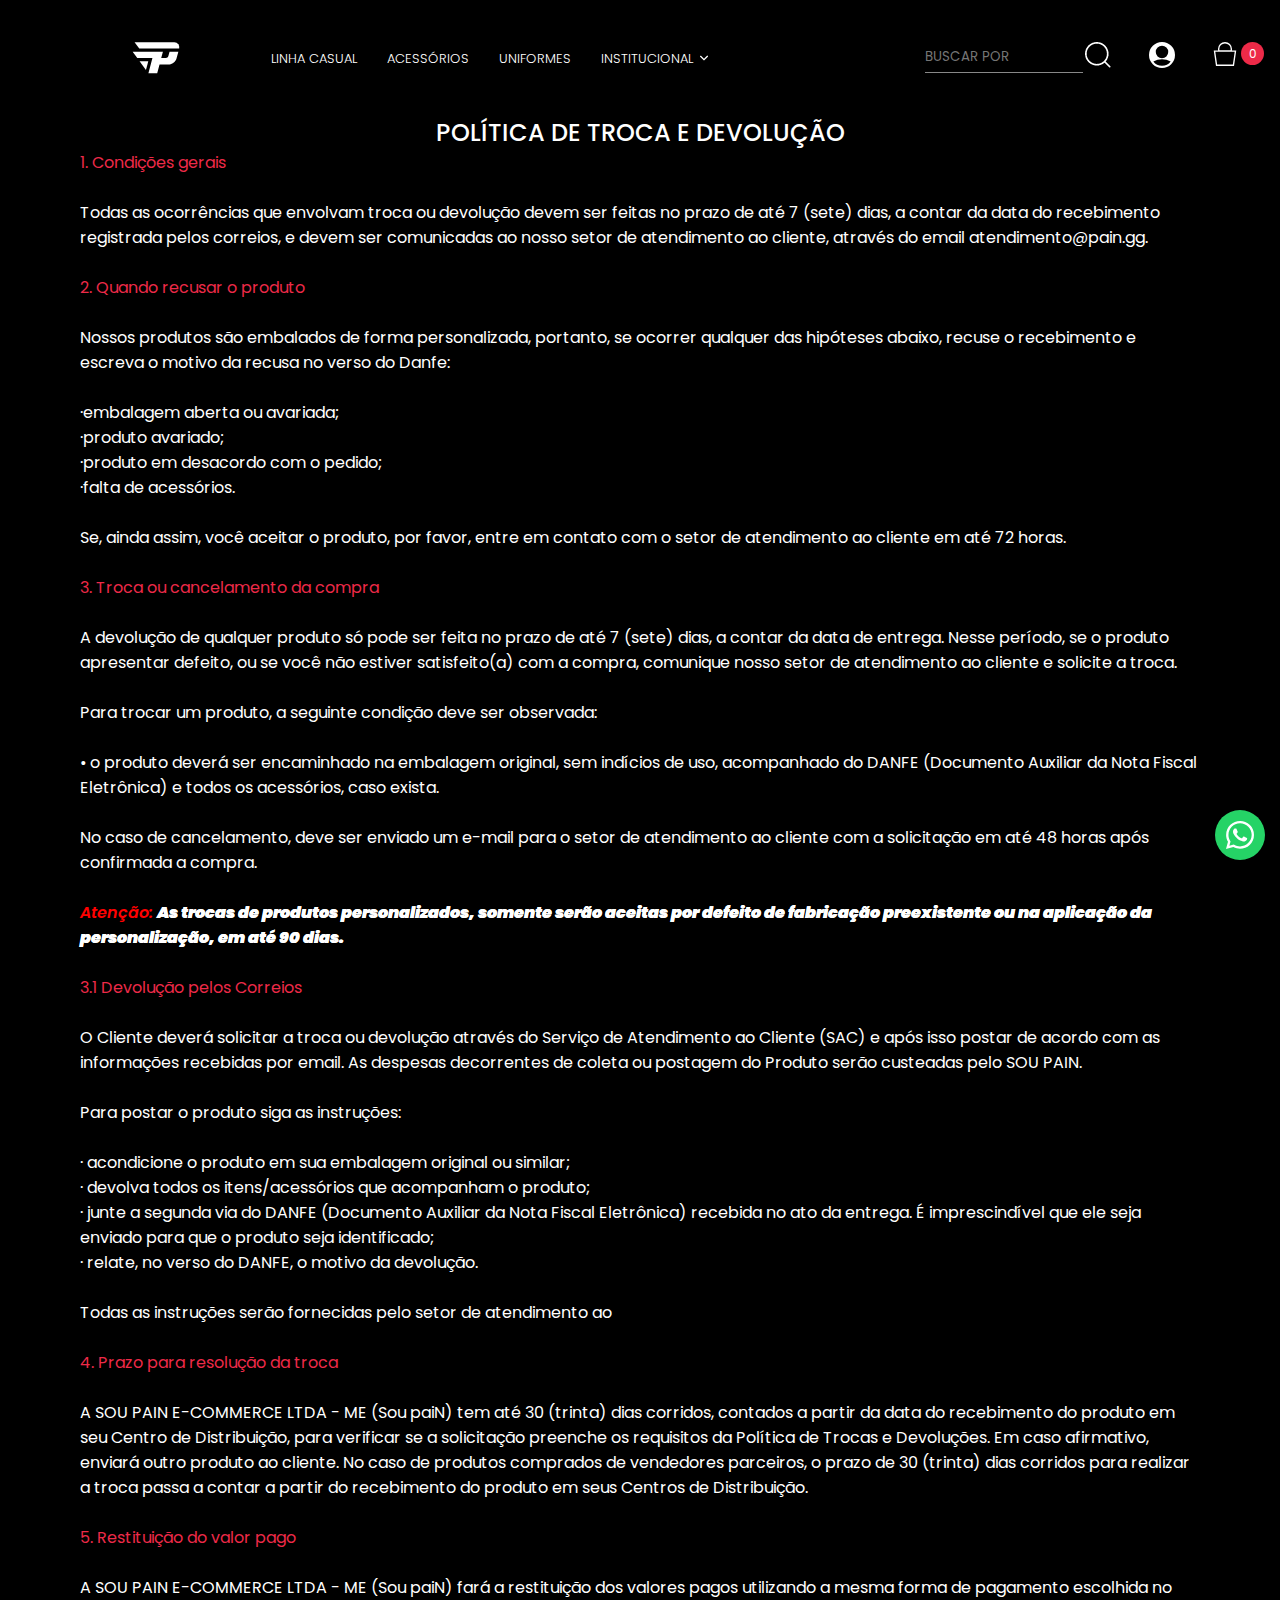
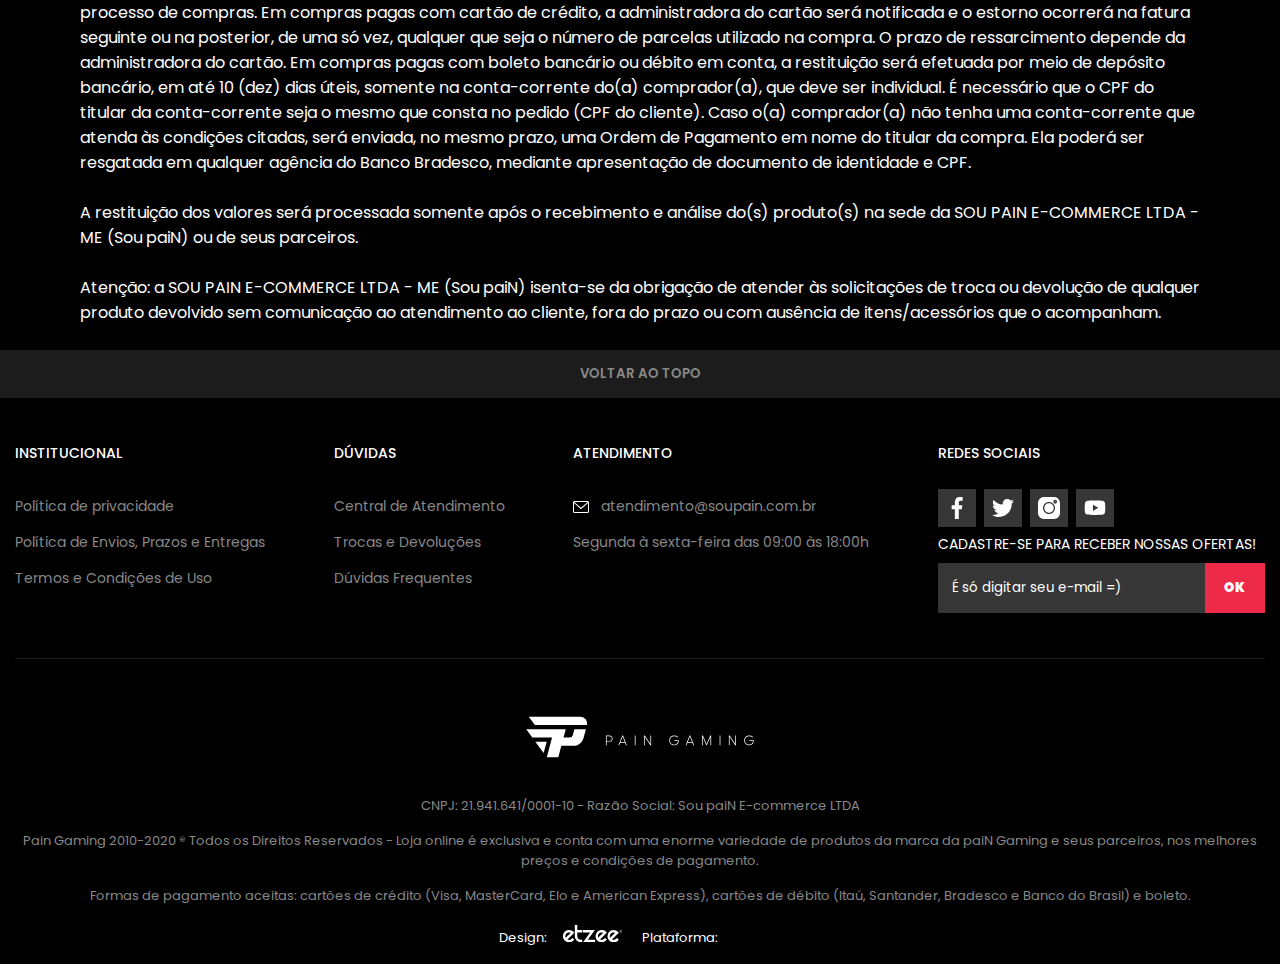
<file: páginas/troca-e-devolucao/index.html>
<!DOCTYPE html>
<html lang="pt-BR">
<head>
    <meta charset="UTF-8">
    <meta http-equiv="X-UA-Compatible" content="IE=edge">
    <meta name="viewport" content="width=device-width, initial-scale=1.0">
    <link rel="shortcut icon" href="imagens/favicon.webp" type="image/x-icon">
    <link rel="stylesheet" href="css/style.css">
    
    <link rel="stylesheet" href="css/header.css">
    <link rel="stylesheet" href="css/main.css">
    <link rel="stylesheet" href="css/footer.css">
    <link rel="stylesheet" href="css/media.css">
 
    <title>paiN Gaming</title>
</head>
<body >
    <div class="hide" onclick="fecharMobile()"></div>
    <header class="container container-mobile">

        <div class="menu" onclick="menuMobile()">
            <div class="line"></div>
            <div class="line"></div>
            <div class="line"></div>
        </div>

        <div class="header-logo celular-none">
            <h1 class="celular-none">
                <svg id="Layer_1" data-name="Layer 1" xmlns="http://www.w3.org/2000/svg" xmlns:xlink="http://www.w3.org/1999/xlink" viewBox="0 0 841.89 297.64"><defs><style>.cls-1{fill:none;}.cls-2{clip-path:url(#clip-path);}.cls-3{fill:#fff;}</style><clipPath id="clip-path" transform="translate(-2585.67 0)"><rect class="cls-1" x="2585.67" width="841.89" height="297.64"></rect></clipPath></defs><title>Logo_paiN (4)</title><g class="cls-2"><rect width="841.89" height="297.64"></rect><polygon class="cls-3" points="384.19 193.79 360.87 161.94 392.72 161.94 384.19 193.79"></polygon><g class="cls-2"><path class="cls-3" d="M3091.49,115.33A18.47,18.47,0,0,0,3073.81,92H2928.24l17.06,23.37Z" transform="translate(-2585.67 0)"></path><path class="cls-3" d="M3056.24,173.61c10.82,0,22.08-10.09,25.2-20.45l7-26.33h-32.28l-4.51,17a9,9,0,0,1-8.59,6.43h-17.37l6.25-23.45H2921.07l17,23.34h55.5l-14.72,55.51H3011l8.57-32.07Z" transform="translate(-2585.67 0)"></path></g></g></svg>
            </h1>
            <nav class="header-navegacao celular-none">
                <ul class="header-navegacao-lista">
                    <li>
                        <a target="_blank" href="https://www.soupain.com.br/vestuario">LINHA CASUAL</a>
                    </li>
                    <li>
                        <a target="_blank" href="https://www.soupain.com.br/acessorios">ACESSÓRIOS</a>
                    </li>
                    <li>
                        <a target="_blank" href="https://www.soupain.com.br/uniforme-oficial?O=OrderByReleaseDateDESC">UNIFORMES</a>
                    </li>
                    <li class="header-navegacao-dropdown">
                        <a>INSTITUCIONAL
                            <svg xmlns="http://www.w3.org/2000/svg" xmlns:xlink="http://www.w3.org/1999/xlink" width="8" height="8" viewBox="0 0 8 8" fill="#ffffff"><g transform="translate(8) rotate(90)"><g data-name="271228" transform="translate(1.65)"><path data-name="Caminho 53106" d="M4.572,4.312l-3.56,3.56a.439.439,0,0,1-.619,0L.131,7.61a.438.438,0,0,1,0-.619L3.121,4,.128,1.009a.439.439,0,0,1,0-.619L.39.128a.439.439,0,0,1,.619,0L4.572,3.691a.442.442,0,0,1,0,.621Z"/></g></g></svg>
                        </a>
                        <div class="header-navegacao-segundo-nivel">
                            <ul>
                                <li><a target="_blank" href="https://www.soupain.com.br/institucional/politica-privacidade">Política de privacidade</a></li>
                                <li><a target="_blank" href="https://www.soupain.com.br/institucional/politica-envio">Política de Envios, Prazos e Entregas</a></li>
                                <li><a target="_blank" href="https://www.soupain.com.br/institucional/termos-condicoes">Termos e Condições de Uso</a></li>
                                <li><a target="_blank" href="https://www.soupain.com.br/institucional/fale-conosco">Central de Atendimento</a></li>
                                <li><a target="_blank" href="https://www.soupain.com.br/institucional/trocas-devolucoes">Trocas e Devoluções</a></li>
                                <li><a target="_blank" href="https://www.soupain.com.br/institucional/duvidas-frequentes">Dúvidas Frequentes</a></li>
                            </ul>
                        </div>
                    </li>
                </ul>
            </nav>
        </div>
        
        <div class="header-usuario">
            <input class="celular-none" placeholder="BUSCAR POR" type="text">
            <img class="header-input-search celular-none" src="imagens/bt-search.png" alt="">

            <div class="header-usuario-conta celular-none">
                <svg xmlns="http://www.w3.org/2000/svg" width="26" height="26"><defs><clipPath id="login"><path stroke-width=".2" fill="#fff" stroke="#000" d="M1484 53h26v26h-26z"></path></clipPath></defs><g transform="translate(-1484 -53)" clip-path="url(#login)"><g data-name="2"><g data-name="Grupo 1009"><path data-name="Caminho 53107" d="M1497 53a13 13 0 1013 13 13.015 13.015 0 00-13-13zm0 3.792a6.229 6.229 0 11-6.229 6.229 6.236 6.236 0 016.229-6.229zm0 20.042a10.812 10.812 0 01-8.657-4.348 20.4 20.4 0 018.657-2.153 20.4 20.4 0 018.657 2.152 10.812 10.812 0 01-8.657 4.348z" fill="#fff"></path></g></g></g></svg>
                <div class="header-usuario-conta-segundo-nivel">
                    <ul class="header-usuario-conta-segundo-nivel-lista">
                        <li>
                            <a target="_blank" href="https://www.soupain.com.br/account" class="login">ACESSAR MINHA CONTA</a>
                        </li>
                        <li>
                            <a target="_blank" href="https://www.soupain.com.br/login?ReturnUrl=%2f_secure%2faccount" class="cadastro">Quero me cadastrar</a>
                        </li>
                    </ul>
                </div>
            </div>
            <div class="header-usuario-sacola">
                <div  onclick="abrir()" >
                    <svg class="header-usuario-sacola-svg" xmlns="http://www.w3.org/2000/svg" width="24" height="24"><defs><clipPath id="cart"><path transform="translate(1601 55)" fill="#fff" d="M0 0h24v24H0z"></path></clipPath></defs><g transform="translate(-1601 -55)" clip-path="url(#cart)"><path data-name="bg" d="M1604.575 78.295l-2.054-14.118h20.957l-2.055 14.118zm14.458-14.245h-12.068a6.351 6.351 0 01-.318-1.991 6.36 6.36 0 016.352-6.353 6.361 6.361 0 016.353 6.353 6.332 6.332 0 01-.318 1.99h0z" fill="none" stroke="#fff" stroke-width="1.353"></path></g></svg>
                    <span class="header-usuario-sacola-contagem-produtos">0</span>
                </div>
                <div class="header-usuario-sacola-abrir">
                    <div class="header-usuario-sacola-abrir-header">
                        <strong>MEU CARRINHO</strong>
                        <span onclick="fechar()" class="fechar">
                            <svg  xmlns="http://www.w3.org/2000/svg" width="16" height="16" viewBox="0 0 16 16"><path d="M22 20.866l6.633-6.634a.8.8 0 0 1 1.133 1.133L23.128 22l6.634 6.633a.8.8 0 0 1-1.133 1.133L22 23.128l-6.633 6.634a.8.8 0 0 1-1.133-1.133L20.866 22l-6.634-6.633a.8.8 0 0 1 1.133-1.133z" data-name="Caminho 518" transform="translate(-13.997 -13.997)"></path></svg>
                        </span>
                    </div>
                    <div class="header-usuario-sacola-abrir-itens">
                    </div>
                    <div class="header-usuario-sacola-abrir-footer">
                        <div class="block-text">
                            <p>* Calcule seu frete na página de finalização.</p>
                            <p>* Insira seu cupom de desconto na página de finalização.</p>
                        </div>
                        <div class="finalizar-compra">
                            <div class="finalizar-compra-infos">
                                <p>ITENS: 0
                                    </p>
                                <p>SUBTOTAL: R$ 0,00</p>
                            </div>
                            <div class="finalizar-compra-botao">
                                <a href="https://www.soupain.com.br/checkout/#/cart">FINALIZAR</a>
                            </div>
                        </div>
                    </div>
                </div>
                
                
            </div>
        </div>

    </header>

    
    <nav class="mobile-menu desktop-none">
        <div class="mobile-elementos"></div>
        <div class="mobile-search-menu">
            <input placeholder="O QUE PROCURA?" type="text" name="" id="">
            <img src="imagens/bt-search.png" alt="">
        </div>
        <div class="mobile-categorias">
            <ul>
                <li class="lista"><a href="#">LINHA CASUAL</a></li>
                <li class="lista"><a href="#">ACESSÓRIOS</a></li>
                <li class="lista"><a href="#">UNIFORME</a></li>
                <li class="lista mobile-header-navegacao-dropdown">
                    <a onclick="institucional()">INSTITUCIONAL
                        <svg xmlns="http://www.w3.org/2000/svg" xmlns:xlink="http://www.w3.org/1999/xlink" width="8" height="8" viewBox="0 0 8 8" fill="#ffffff"><g transform="translate(8) rotate(90)"><g data-name="271228" transform="translate(1.65)"><path data-name="Caminho 53106" d="M4.572,4.312l-3.56,3.56a.439.439,0,0,1-.619,0L.131,7.61a.438.438,0,0,1,0-.619L3.121,4,.128,1.009a.439.439,0,0,1,0-.619L.39.128a.439.439,0,0,1,.619,0L4.572,3.691a.442.442,0,0,1,0,.621Z"/></g></g></svg>
                    </a>
                    <svg class="mobile-segundo-nivel-icon" xmlns="http://www.w3.org/2000/svg" version="1.0" width="11px" height="11px" viewBox="0 0 25.000000 25.000000" preserveAspectRatio="xMidYMid meet">
                        <g transform="translate(0.000000,25.000000) scale(0.100000,-0.100000)" fill="#fff" stroke="none">
                        <path d="M70 222 c0 -4 20 -28 45 -52 l45 -44 -47 -48 c-26 -26 -44 -51 -40 -55 9 -8 107 86 107 102 0 12 -91 105 -103 105 -4 0 -7 -4 -7 -8z"/>
                        </g>
                    </svg>
                    <ul>
                        <li><a href="#">Política de privacidade</a></li>
                        <li><a href="#">Política de Envios,Prazos e Entregas</a></li>
                        <li><a href="#">Termos e Condições de Uso</a></li>
                        <li><a href="#">Central de Atendimento</a></li>
                        <li><a href="#">Trocas e Devoluções</a></li>
                        <li><a href="#">Dúvidas Frequentes</a></li>
                    </ul>
                </li>
            </ul>
        </div>
        <div class="mobile-login">
            <svg xmlns="http://www.w3.org/2000/svg" width="26" height="26">
                <defs>
                  <clipPath id="login2">
                    <path stroke-width=".2" fill="#fff" stroke="#000" d="M1484 53h26v26h-26z"></path>
                  </clipPath>
                </defs>
                <g transform="translate(-1484 -53)" clip-path="url(#login2)">
                  <g data-name="2">
                    <g data-name="Grupo 1009">
                      <path data-name="Caminho 53107" d="M1497 53a13 13 0 1013 13 13.015 13.015 0 00-13-13zm0 3.792a6.229 6.229 0 11-6.229 6.229 6.236 6.236 0 016.229-6.229zm0 20.042a10.812 10.812 0 01-8.657-4.348 20.4 20.4 0 018.657-2.153 20.4 20.4 0 018.657 2.152 10.812 10.812 0 01-8.657 4.348z" fill="#fff"></path>
                    </g>
                  </g>
                </g>
            </svg>
            <span>FAZER LOGIN</span>
            <svg class="mobile-segundo-nivel-icon mobile-login-segundo" xmlns="http://www.w3.org/2000/svg" version="1.0" width="11px" height="11px" viewBox="0 0 25.000000 25.000000" preserveAspectRatio="xMidYMid meet">
                <g transform="translate(0.000000,25.000000) scale(0.100000,-0.100000)" fill="#fff" stroke="none">
                <path d="M70 222 c0 -4 20 -28 45 -52 l45 -44 -47 -48 c-26 -26 -44 -51 -40 -55 9 -8 107 86 107 102 0 12 -91 105 -103 105 -4 0 -7 -4 -7 -8z"/>
                </g>
            </svg>
        </div>
    </nav>
    <div class="hide "></div>
    
   
    <main>
        <a href="https://api.whatsapp.com/send?l=pt&phone=5511950299365" target="_blank" class="fixed-icon">
            <svg width="28px" height="28px" fill="#fff" xmlns="http://www.w3.org/2000/svg" viewBox="0 0 24 24">
                <path d="m17.507 14.307-.009.075c-2.199-1.096-2.429-1.242-2.713-.816-.197.295-.771.964-.944 1.162-.175.195-.349.21-.646.075-.3-.15-1.263-.465-2.403-1.485-.888-.795-1.484-1.77-1.66-2.07-.293-.506.32-.578.878-1.634.1-.21.049-.375-.025-.524-.075-.15-.672-1.62-.922-2.206-.24-.584-.487-.51-.672-.51-.576-.05-.997-.042-1.368.344-1.614 1.774-1.207 3.604.174 5.55 2.714 3.552 4.16 4.206 6.804 5.114.714.227 1.365.195 1.88.121.574-.091 1.767-.721 2.016-1.426.255-.705.255-1.29.18-1.425-.074-.135-.27-.21-.57-.345z"></path><path d="m20.52 3.449c-7.689-7.433-20.414-2.042-20.419 8.444 0 2.096.549 4.14 1.595 5.945l-1.696 6.162 6.335-1.652c7.905 4.27 17.661-1.4 17.665-10.449 0-3.176-1.24-6.165-3.495-8.411zm1.482 8.417c-.006 7.633-8.385 12.4-15.012 8.504l-.36-.214-3.75.975 1.005-3.645-.239-.375c-4.124-6.565.614-15.145 8.426-15.145 2.654 0 5.145 1.035 7.021 2.91 1.875 1.859 2.909 4.35 2.909 6.99z"></path>
            </svg>
        </a>
        <section>
            <article>
                <h1>POLÍTICA DE TROCA E DEVOLUÇÃO</h1>
                <h2>1. Condições gerais</h2>
                <p>
                    Todas as ocorrências que envolvam troca ou devolução devem ser feitas no prazo de até 7 (sete) dias, a contar da data do recebimento registrada pelos correios, e devem ser comunicadas ao nosso setor de atendimento ao cliente, através do email atendimento@pain.gg.
                </p>
            </article>
            <article>
                <h2>
                    2. Quando recusar o produto
                </h2>
                <p>Nossos produtos são embalados de forma personalizada, portanto, se ocorrer qualquer das hipóteses abaixo, recuse o recebimento e escreva o motivo da recusa no verso do Danfe:</p>
                <ul>
                    <li>
                        <p>
                            ·embalagem aberta ou avariada;
                        </p>
                    </li>
                    <li> 
                        <p>
                            ·produto avariado;
                        </p>
                    </li>
                    <li>
                        <p>
                            ·produto em desacordo com o pedido;
                        </p>
                    </li>
                    <li> 
                        <p>
                            ·falta de acessórios.
                        </p>
                    </li>
                </ul>
                

                <p>Se, ainda assim, você aceitar o produto, por favor, entre em contato com o setor de atendimento ao cliente em até 72 horas.</p>
            </article>
            <article>
                <h2>3. Troca ou cancelamento da compra</h2>
                <p>
                    A devolução de qualquer produto só pode ser feita no prazo de até 7 (sete) dias, a contar da data de entrega. Nesse período, se o produto apresentar defeito, ou se você não estiver satisfeito(a) com a compra, comunique nosso setor de atendimento ao cliente e solicite a troca. 
                </p>
                <p>
                    Para trocar um produto, a seguinte condição deve ser observada:
                </p>
                <p>
                    • o produto deverá ser encaminhado na embalagem original, sem indícios de uso, acompanhado do DANFE (Documento Auxiliar da Nota Fiscal Eletrônica) e todos os acessórios, caso exista.
                </p>
                <p>
                    No caso de cancelamento, deve ser enviado um e-mail para o setor de atendimento ao cliente com a solicitação em até 48 horas após confirmada a compra.
                </p>
                <p class="paragrafo-italico">
                    <span>Atenção:</span> <strong>As trocas de produtos personalizados, somente serão aceitas por defeito de fabricação preexistente ou na aplicação da personalização, em até 90 dias.</strong>  
                </p>
            </article>
            <article>
                <h2>
                    3.1 Devolução pelos Correios
                </h2>
                <p>
                    O Cliente deverá solicitar a troca ou devolução através do Serviço de Atendimento ao Cliente (SAC) e após isso postar de acordo com as informações recebidas por email. As despesas decorrentes de coleta ou postagem do Produto serão custeadas pelo SOU PAIN.
                </p>
                <p>
                    Para postar o produto siga as instruções:
                </p>
                <ul>
                    <li>
                        <p>
                            · acondicione o produto em sua embalagem original ou similar;
                        </p>
                        <p>
                            · devolva todos os itens/acessórios que acompanham o produto;
                        </p>
                        <p>
                            · junte a segunda via do DANFE (Documento Auxiliar da Nota Fiscal Eletrônica) recebida no ato da entrega. É imprescindível que ele seja enviado para que o produto seja identificado;
                        </p>
                        <p>
                            · relate, no verso do DANFE, o motivo da devolução.
                        </p>
                    </li>
                </ul>
                <p>
                    Todas as instruções serão fornecidas pelo setor de atendimento ao
                </p>
            </article>
            <article>
                <h2>4. Prazo para resolução da troca</h2>
                <p>
                    A SOU PAIN E-COMMERCE LTDA - ME (Sou paiN) tem até 30 (trinta) dias corridos, contados a partir da data do recebimento do produto em seu Centro de Distribuição, para verificar se a solicitação preenche os requisitos da Política de Trocas e Devoluções. Em caso afirmativo, enviará outro produto ao cliente. No caso de produtos comprados de vendedores parceiros, o prazo de 30 (trinta) dias corridos para realizar a troca passa a contar a partir do recebimento do produto em seus Centros de Distribuição.
                </p>
            </article>
            <article>
                <h2>5. Restituição do valor pago</h2>
                <p>
                    A SOU PAIN E-COMMERCE LTDA - ME (Sou paiN) fará a restituição dos valores pagos utilizando a mesma forma de pagamento escolhida no processo de compras. Em compras pagas com cartão de crédito, a administradora do cartão será notificada e o estorno ocorrerá na fatura seguinte ou na posterior, de uma só vez, qualquer que seja o número de parcelas utilizado na compra. O prazo de ressarcimento depende da administradora do cartão. Em compras pagas com boleto bancário ou débito em conta, a restituição será efetuada por meio de depósito bancário, em até 10 (dez) dias úteis, somente na conta-corrente do(a) comprador(a), que deve ser individual. É necessário que o CPF do titular da conta-corrente seja o mesmo que consta no pedido (CPF do cliente). Caso o(a) comprador(a) não tenha uma conta-corrente que atenda às condições citadas, será enviada, no mesmo prazo, uma Ordem de Pagamento em nome do titular da compra. Ela poderá ser resgatada em qualquer agência do Banco Bradesco, mediante apresentação de documento de identidade e CPF.
                </p>
                <p>
                    A restituição dos valores será processada somente após o recebimento e análise do(s) produto(s) na sede da SOU PAIN E-COMMERCE LTDA - ME (Sou paiN) ou de seus parceiros.
                </p>
                <p>
                    Atenção: a SOU PAIN E-COMMERCE LTDA - ME (Sou paiN) isenta-se da obrigação de atender às solicitações de troca ou devolução de qualquer produto devolvido sem comunicação ao atendimento ao cliente, fora do prazo ou com ausência de itens/acessórios que o acompanham.
                </p>
            </article>
        </section>
    </main>


    
 
    <button class="container to-top">VOLTAR AO TOPO</button>
        
        
       
    <footer class="container">
        <section class="footer-section-primaria container-mobile">
            <div class="footer-mobile-lista">
                <h3 onclick="footerLista1()">INSTITUCIONAL
                    <svg class="icon1 ico-arrow visible-mobile" xmlns="http://www.w3.org/2000/svg" width="14" height="14"><path d="M6.989 10.493a1 1 0 0 1-.639-.23L.361 5.272a1 1 0 0 1 1.277-1.537l5.351 4.469 5.351-4.309a1 1 0 0 1 1.408.15 1 1 0 0 1-.141 1.459l-5.989 4.819a1 1 0 0 1-.629.17z"></path></svg>
                </h3>   
                
                <ul class="ul1">
                    <li>
                        <a target="_blank" href="https://www.soupain.com.br/institucional/politica-privacidade">Política de privacidade</a>
                    </li>
                    <li>
                        <a target="_blank" href="https://www.soupain.com.br/institucional/politica-envio">Política de Envios, Prazos e Entregas</a>
                    </li>
                    <li>
                        <a target="_blank" href="https://www.soupain.com.br/institucional/termos-condicoes">Termos e Condições de Uso</a>
                    </li>
                </ul>         
            </div>
            <div class="footer-mobile-lista">
                <h3 onclick="footerLista2()">DÚVIDAS
                    <svg class="icon2 ico-arrow visible-mobile" xmlns="http://www.w3.org/2000/svg" width="14" height="14"><path d="M6.989 10.493a1 1 0 0 1-.639-.23L.361 5.272a1 1 0 0 1 1.277-1.537l5.351 4.469 5.351-4.309a1 1 0 0 1 1.408.15 1 1 0 0 1-.141 1.459l-5.989 4.819a1 1 0 0 1-.629.17z"></path></svg>
                </h3>
                
                <ul class="ul2">
                    <li><a target="_blank" href="https://www.soupain.com.br/institucional/fale-conosco">Central de Atendimento</a></li>
                    <li><a target="_blank" href="https://www.soupain.com.br/institucional/trocas-devolucoes">Trocas e Devoluções</a></li>
                    <li><a target="_blank" href="https://www.soupain.com.br/institucional/duvidas-frequentes">Dúvidas Frequentes</a></li>
                </ul>
            </div>
            <div class="footer-mobile-lista">
                <h3 onclick="footerLista3()">ATENDIMENTO
                    <svg class="icon3 ico-arrow visible-mobile" xmlns="http://www.w3.org/2000/svg" width="14" height="14"><path d="M6.989 10.493a1 1 0 0 1-.639-.23L.361 5.272a1 1 0 0 1 1.277-1.537l5.351 4.469 5.351-4.309a1 1 0 0 1 1.408.15 1 1 0 0 1-.141 1.459l-5.989 4.819a1 1 0 0 1-.629.17z"></path></svg>
                </h3>
                
                <ul class="ul3">
                    <li>
                        <a target="_blank" class="footer-contato" href="mailto:atendimento@soupain.com.br">
                            <svg width="16" height="16" xmlns="http://www.w3.org/2000/svg" viewBox="0 0 479.058 479.058">
                            <path d="m434.146 59.882h-389.234c-24.766 0-44.912 20.146-44.912 44.912v269.47c0 24.766 20.146 44.912 44.912 44.912h389.234c24.766 0 44.912-20.146 44.912-44.912v-269.47c0-24.766-20.146-44.912-44.912-44.912zm0 29.941c2.034 0 3.969.422 5.738 1.159l-200.355 173.649-200.356-173.649c1.769-.736 3.704-1.159 5.738-1.159zm0 299.411h-389.234c-8.26 0-14.971-6.71-14.971-14.971v-251.648l199.778 173.141c2.822 2.441 6.316 3.655 9.81 3.655s6.988-1.213 9.81-3.655l199.778-173.141v251.649c-.001 8.26-6.711 14.97-14.971 14.97z"></path>
                            </svg>
                            atendimento@soupain.com.br
                        </a>
                    </li>
                </ul>
                <span class="span">Segunda à sexta-feira das 09:00 às 18:00h</span>
            </div>
            <div class="footer-redes">
                <h3>REDES SOCIAIS</h3>
                <ul>
                    <li>
                        <a target="_blank" href="https://www.facebook.com/paingamingbr">
                            <svg xmlns="http://www.w3.org/2000/svg" enable-background="new 0 0 24 24" height="22" viewBox="0 0 24 24" width="22">
                            <path d="m15.997 3.985h2.191v-3.816c-.378-.052-1.678-.169-3.192-.169-3.159 0-5.323 1.987-5.323 5.639v3.361h-3.486v4.266h3.486v10.734h4.274v-10.733h3.345l.531-4.266h-3.877v-2.939c.001-1.233.333-2.077 2.051-2.077z"></path>
                            </svg>
                        </a>
                    </li>
                    <li>
                        <a target="_blank" href="https://twitter.com/paingamingbr">
                            <svg xmlns="http://www.w3.org/2000/svg" xmlns:xlink="http://www.w3.org/1999/xlink" viewBox="0 0 512 512"        xml:space="preserve" height="22" width="22">
                            <path d="M512,97.248c-19.04,8.352-39.328,13.888-60.48,16.576c21.76-12.992,38.368-33.408,46.176-58.016    c-20.288,12.096-42.688,20.64-66.56,25.408C411.872,60.704,384.416,48,354.464,48c-58.112,0-104.896,47.168-104.896,104.992    c0,8.32,0.704,16.32,2.432,23.936c-87.264-4.256-164.48-46.08-216.352-109.792c-9.056,15.712-14.368,33.696-14.368,53.056    c0,36.352,18.72,68.576,46.624,87.232c-16.864-0.32-33.408-5.216-47.424-12.928c0,0.32,0,0.736,0,1.152    c0,51.008,36.384,93.376,84.096,103.136c-8.544,2.336-17.856,3.456-27.52,3.456c-6.72,0-13.504-0.384-19.872-1.792    c13.6,41.568,52.192,72.128,98.08,73.12c-35.712,27.936-81.056,44.768-130.144,44.768c-8.608,0-16.864-0.384-25.12-1.44    C46.496,446.88,101.6,464,161.024,464c193.152,0,298.752-160,298.752-298.688c0-4.64-0.16-9.12-0.384-13.568    C480.224,136.96,497.728,118.496,512,97.248z"></path>
                            </svg>
                        </a>
                    </li>
                    <li>
                        <a target="_blank" href="https://www.instagram.com/paingamingbr/">
                            <svg xmlns="http://www.w3.org/2000/svg" viewBox="0 0 512.00096 512.00096" height="22" width="22">
                                <path d="m373.40625 0h-234.8125c-76.421875 0-138.59375 62.171875-138.59375 138.59375v234.816406c0 76.417969 62.171875 138.589844 138.59375 138.589844h234.816406c76.417969 0 138.589844-62.171875 138.589844-138.589844v-234.816406c0-76.421875-62.171875-138.59375-138.59375-138.59375zm-117.40625 395.996094c-77.195312 0-139.996094-62.800782-139.996094-139.996094s62.800782-139.996094 139.996094-139.996094 139.996094 62.800782 139.996094 139.996094-62.800782 139.996094-139.996094 139.996094zm143.34375-246.976563c-22.8125 0-41.367188-18.554687-41.367188-41.367187s18.554688-41.371094 41.367188-41.371094 41.371094 18.558594 41.371094 41.371094-18.558594 41.367187-41.371094 41.367187zm0 0"></path>
                                <path d="m256 146.019531c-60.640625 0-109.980469 49.335938-109.980469 109.980469 0 60.640625 49.339844 109.980469 109.980469 109.980469 60.644531 0 109.980469-49.339844 109.980469-109.980469 0-60.644531-49.335938-109.980469-109.980469-109.980469zm0 0"></path>
                                <path d="m399.34375 96.300781c-6.257812 0-11.351562 5.09375-11.351562 11.351563 0 6.257812 5.09375 11.351562 11.351562 11.351562 6.261719 0 11.355469-5.089844 11.355469-11.351562 0-6.261719-5.09375-11.351563-11.355469-11.351563zm0 0"></path>
                            </svg>
                        </a>
                    </li>
                    <li>
                        <a target="_blank" href="https://www.youtube.com/user/paingamingg">
                            <svg xmlns="http://www.w3.org/2000/svg" height="22" viewBox="-21 -117 682.66672 682" width="22">
                                <path d="m626.8125 64.035156c-7.375-27.417968-28.992188-49.03125-56.40625-56.414062-50.082031-13.703125-250.414062-13.703125-250.414062-13.703125s-200.324219 0-250.40625 13.183593c-26.886719 7.375-49.03125 29.519532-56.40625 56.933594-13.179688 50.078125-13.179688 153.933594-13.179688 153.933594s0 104.378906 13.179688 153.933594c7.382812 27.414062 28.992187 49.027344 56.410156 56.410156 50.605468 13.707031 250.410156 13.707031 250.410156 13.707031s200.324219 0 250.40625-13.183593c27.417969-7.378907 49.03125-28.992188 56.414062-56.40625 13.175782-50.082032 13.175782-153.933594 13.175782-153.933594s.527344-104.382813-13.183594-154.460938zm-370.601562 249.878906v-191.890624l166.585937 95.945312zm0 0"></path>
                            </svg>
                        </a>
                    </li>
                </ul>
                <span class="footer-cadastro">CADASTRE-SE PARA RECEBER NOSSAS OFERTAS!
                </span>
                <div class="footer-form">
                    <form action="#">
                        <input placeholder="É só digitar seu e-mail =)" type="text">
                        <button>OK</button>
                    </form>
                </div>
            </div>
            
        </section>
        <section class="footer-section-secundaria">
            <svg id="Layer_1" data-name="Layer 1" width="300" xmlns="http://www.w3.org/2000/svg" xmlns:xlink="http://www.w3.org/1999/xlink"     viewBox="0 0 841.89 297.64"><defs><style>.cls-1{fill:none;}.cls-2{clip-path:url(#clip-path);}.cls-3{fill:#fff;}</style><clipPath id="clip-path" transform="translate(-861.89 0)"><rect class="cls-1" x="861.89" width="841.89" height="297.64"></rect></clipPath></defs><title>Logo_paiN (2)</title><g class="cls-2"><rect width="841.89" height="297.64"></rect><polygon class="cls-3" points="150.47 193.79 127.15 161.94 159 161.94 150.47 193.79"></polygon><g class="cls-2"><path class="cls-3" d="M1134,115.33A18.47,18.47,0,0,0,1116.31,92H970.74l17.06,23.37Z" transform="translate(-861.89 0)"></path><path class="cls-3" d="M1098.75,173.61c10.81,0,22.08-10.09,25.19-20.45l7-26.33h-32.28l-4.51,17a9,9,0,0,1-8.59,6.43h-17.37l6.25-23.45H963.57l17,23.34H1036l-14.71,55.51h32.21l8.57-32.07Z" transform="translate(-861.89 0)"></path><path class="cls-3" d="M1189.26,162.3v9.53h-2.1V144.62h9.37a9.91,9.91,0,0,1,3.79.7,9.08,9.08,0,0,1,3,1.88,8.45,8.45,0,0,1,1.91,2.8,8.83,8.83,0,0,1,.67,3.44,9.1,9.1,0,0,1-.67,3.53,7.85,7.85,0,0,1-1.93,2.8,9,9,0,0,1-3.08,1.85,11.69,11.69,0,0,1-4.09.68Zm0-15.73v13.78h7.07a8.43,8.43,0,0,0,3.12-.54,6.72,6.72,0,0,0,2.32-1.47,6.26,6.26,0,0,0,1.47-2.2,7.11,7.11,0,0,0,.52-2.74,6.68,6.68,0,0,0-.52-2.66,6.33,6.33,0,0,0-1.49-2.17,7,7,0,0,0-2.44-1.47,10,10,0,0,0-3.38-.53Z" transform="translate(-861.89 0)"></path><path class="cls-3" d="M1240.89,164.64h-13.62l-2.82,7.19h-2.15l10.77-27.21h2.1l10.8,27.21h-2.26Zm-6.79-17.28-6,15.29h12Z" transform="translate(-861.89 0)"></path><rect class="cls-3" x="406.29" y="144.62" width="2.11" height="27.21"></rect><polygon class="cls-3" points="434.25 147.88 434.25 171.82 432.22 171.82 432.22 144.62 434.44 144.62 450.09 168.57 450.09 144.62 452.12 144.62 452.12 171.82 449.89 171.82 434.25 147.88"></polygon><path class="cls-3" d="M1391.73,159.39a13,13,0,0,1-.89,4.75,12.66,12.66,0,0,1-2.57,4.07,12.47,12.47,0,0,1-9.29,3.93,14.82,14.82,0,0,1-5.64-1,14.05,14.05,0,0,1-4.49-2.9,13,13,0,0,1-3-4.41,14.2,14.2,0,0,1-1.08-5.58,13.85,13.85,0,0,1,4.13-10,13.93,13.93,0,0,1,4.47-2.89,14.28,14.28,0,0,1,5.46-1.06,14.45,14.45,0,0,1,6.12,1.24,12.6,12.6,0,0,1,4.6,3.53l-1.54,1.31a10.92,10.92,0,0,0-4-3,13,13,0,0,0-5.17-1,12.3,12.3,0,0,0-4.68.89,11.71,11.71,0,0,0-3.8,2.49,11.55,11.55,0,0,0-2.54,3.77,11.9,11.9,0,0,0-.93,4.72,12.62,12.62,0,0,0,.89,4.77,11.35,11.35,0,0,0,2.5,3.77,12.08,12.08,0,0,0,3.82,2.51,12.75,12.75,0,0,0,4.86.91,10.86,10.86,0,0,0,4.19-.8,10.25,10.25,0,0,0,3.32-2.16,10.82,10.82,0,0,0,3.17-7.09h-10.32v-2h12.39Z" transform="translate(-861.89 0)"></path><path class="cls-3" d="M1429.7,164.64h-13.63l-2.81,7.19h-2.15l10.76-27.21H1424l10.8,27.21h-2.26Zm-6.79-17.28-6,15.29h12Z" transform="translate(-861.89 0)"></path><polygon class="cls-3" points="597.08 148.83 597.08 171.82 595.09 171.82 595.09 144.62 597.47 144.62 607.88 168.61 618.25 144.62 620.63 144.62 620.63 171.82 618.6 171.82 618.6 148.75 608.43 171.82 607.24 171.82 597.08 148.83"></polygon><rect class="cls-3" x="644.46" y="144.62" width="2.1" height="27.21"></rect><polygon class="cls-3" points="672.42 147.88 672.42 171.82 670.39 171.82 670.39 144.62 672.62 144.62 688.26 168.57 688.26 144.62 690.29 144.62 690.29 171.82 688.06 171.82 672.42 147.88"></polygon><path class="cls-3" d="M1602.1,159.39a13,13,0,0,1-.89,4.75,12.66,12.66,0,0,1-2.57,4.07,12.47,12.47,0,0,1-9.29,3.93,14.82,14.82,0,0,1-5.64-1,14.05,14.05,0,0,1-4.49-2.9,13,13,0,0,1-3-4.41,14.2,14.2,0,0,1-1.08-5.58,13.85,13.85,0,0,1,4.13-10,13.93,13.93,0,0,1,4.47-2.89,14.28,14.28,0,0,1,5.46-1.06,14.45,14.45,0,0,1,6.12,1.24A12.6,12.6,0,0,1,1600,149l-1.54,1.31a10.92,10.92,0,0,0-4-3,13,13,0,0,0-5.17-1,12.3,12.3,0,0,0-4.68.89,11.71,11.71,0,0,0-3.8,2.49,11.55,11.55,0,0,0-2.54,3.77,11.9,11.9,0,0,0-.93,4.72,12.62,12.62,0,0,0,.89,4.77,11.35,11.35,0,0,0,2.5,3.77,12.08,12.08,0,0,0,3.82,2.51,12.75,12.75,0,0,0,4.86.91,10.86,10.86,0,0,0,4.19-.8,10.25,10.25,0,0,0,3.32-2.16,10.82,10.82,0,0,0,3.17-7.09h-10.32v-2h12.39Z"   transform="translate(-861.89 0)"></path></g></g>
            </svg>
            <div>
                <p>
                    CNPJ: 21.941.641/0001-10 - Razão Social: Sou paiN E-commerce LTDA
                </p>
                <p>
                    Pain Gaming 2010-2020 ® Todos os Direitos Reservados - Loja online é exclusiva e conta com uma enorme variedade de produtos da marca da paiN Gaming e seus parceiros, nos melhores preços e condições de pagamento.
                </p>
                <p>
                    Formas de pagamento aceitas: cartões de crédito (Visa, MasterCard, Elo e American Express), cartões de débito (Itaú, Santander, Bradesco e Banco do Brasil) e boleto.
                </p>
                <div class="footer-creditos">
                    <span>
                        Design:
                        <svg xmlns="http://www.w3.org/2000/svg" width="72.765" height="17.347"><defs><style>.cls-netzee1{fill:#fff}</style></defs><g><path data-name="Caminho 65" class="cls-1" d="M.5 12.654A6.27 6.27 0 011.823 10.7 6.2 6.2 0 013.79 9.378 5.962 5.962 0 016.181 8.9a5.944 5.944 0 012.4.479 6.258 6.258 0 011.966 1.321 6.194 6.194 0 011.335 1.947 5.977 5.977 0 01.479 2.4v6.183H9.917v-6.185a3.728 3.728 0 00-.288-1.445 3.574 3.574 0 00-.8-1.178 3.863 3.863 0 00-1.19-.8 3.782 3.782 0 00-1.456-.288 3.728 3.728 0 00-1.446.288 3.574 3.574 0 00-1.18.8 3.947 3.947 0 00-.8 1.177 3.687 3.687 0 00-.288 1.446v6.182H.02v-6.18a6.077 6.077 0 01.48-2.393z" transform="translate(-.02 -3.926)"></path><path data-name="Caminho 66" class="cls-netzee1" d="M33.231 16.9l1.734 1.735-.857.857a6.179 6.179 0 01-6.727 1.346 5.937 5.937 0 01-2-1.342 5.848 5.848 0 01-1.342-2.046 6.484 6.484 0 01-.445-2.324 6.16 6.16 0 018.484-5.7 6.04 6.04 0 012.046 1.356l.857.857-6.84 6.831a3.663 3.663 0 004.261-.714zM27.1 12.47a3.663 3.663 0 00-.711 4.259l1-1c.445-.445.922-.922 1.423-1.438s.989-.979 1.456-1.446.835-.812 1.091-1.067a3.708 3.708 0 00-2.212-.356 3.5 3.5 0 00-2.047 1.05z" transform="translate(-10.664 -3.954)"></path><path data-name="Caminho 67" class="cls-netzee1" d="M52.75 14.853V17.3h-1.217a6 6 0 01-2.391-.479 6.247 6.247 0 01-3.314-3.313 6 6 0 01-.479-2.391V.02H47.8v4.959h4.948v2.447H47.8v3.691a3.782 3.782 0 00.288 1.456 3.506 3.506 0 00.8 1.19 3.608 3.608 0 001.2.8 3.782 3.782 0 001.456.288z" transform="translate(-20.513 -.02)"></path><path data-name="Caminho 3890" class="cls-netzee1" d="M4.781-67.357l12.052.022L9.767-57.5h7.322v2.46L5-55.012l7.09-9.888H4.781z" transform="translate(28.071 72.285)"></path><path data-name="Caminho 66" class="cls-netzee1" d="M33.344 17.7l1.719 1.734c-.344.351-.855.89-1.239 1.209a6.419 6.419 0 01-6.433 1 6.28 6.28 0 01-1.913-1.356 5.426 5.426 0 01-1.3-1.959 7.049 7.049 0 01-.487-2.4 6.24 6.24 0 012.711-5.09 6.148 6.148 0 015.623-.666 7.009 7.009 0 012.226 1.463l.8.8-6.813 6.829a3.735 3.735 0 004.192-.643zm-6.118-4.391a3.672 3.672 0 00-.721 4.237c1.362-1.4 4.685-4.652 4.938-4.914a3.717 3.717 0 00-2.114-.387 3.607 3.607 0 00-2.1 1.063z" transform="translate(21.808 -4.811)"></path><path data-name="Caminho 66" class="cls-netzee1" d="M33.344 17.7l1.719 1.734c-.344.351-.855.89-1.239 1.209a6.419 6.419 0 01-6.433 1 6.28 6.28 0 01-1.913-1.356 5.426 5.426 0 01-1.3-1.959 7.049 7.049 0 01-.487-2.4 6.24 6.24 0 012.711-5.09 6.148 6.148 0 015.623-.666 7.009 7.009 0 012.226 1.463l.8.8-6.813 6.829a3.735 3.735 0 004.192-.643zm-6.118-4.391a3.672 3.672 0 00-.721 4.237c1.362-1.4 4.685-4.652 4.938-4.914a3.717 3.717 0 00-2.114-.387 3.607 3.607 0 00-2.1 1.063z" transform="translate(33.761 -4.76)"></path><g data-name="Grupo 291" transform="translate(69.509 5.02)"><path data-name="Caminho 3891" class="cls-netzee1" d="M546.031 68.656a1.617 1.617 0 111.159-.474 1.628 1.628 0 01-1.159.474zm.009-3.093a1.452 1.452 0 101.031.428 1.465 1.465 0 00-1.031-.428zm.36 1.628l.459.643h-.387l-.414-.59h-.358v.59h-.324v-1.706h.76c.4 0 .656.2.656.543a.508.508 0 01-.392.52zm-.274-.769h-.426v.538h.423c.211 0 .337-.1.337-.27s-.126-.269-.337-.269z" transform="translate(-544.408 -65.4)"></path></g></g></svg>
                    </span>
                    <span>
                        Plataforma:
                        <svg xmlns="http://www.w3.org/2000/svg" width="60" height="21"><defs><clipPath id="clip-path"><path id="Retângulo_617" data-name="Retângulo 617" transform="translate(1487 6645)" stroke="#707070" fill="#fff" d="M0 0h60v21H0z"></path></clipPath><style>.cls-vtex3{fill:#fff}</style></defs><g data-name="Grupo de máscara 262" transform="translate(-1487 -6645)" clip-path="url(#clip-path)"><g transform="translate(1488.116 6645)"><g id="Artboard"><g><path class="cls-vtex3" d="M37.048 7.015h-2.062v7.058a.243.243 0 01-.242.242h-1.588a.243.243 0 01-.242-.242V7.015h-2.076a.232.232 0 01-.242-.23v-1.25a.232.232 0 01.242-.23h6.206a.244.244 0 01.255.23v1.25a.244.244 0 01-.251.23z" transform="translate(4.521 .729)"></path><path data-name="Shape" class="cls-vtex3" d="M42.667 14.282a15.874 15.874 0 01-2.454.159c-1.565 0-2.947-.4-2.947-2.607V7.805c0-2.207 1.4-2.594 2.959-2.594a15.672 15.672 0 012.436.157c.17.025.242.085.242.242v1.133a.243.243 0 01-.242.242H40.11c-.566 0-.776.189-.776.825v1.1h3.236a.243.243 0 01.242.242v1.152a.243.243 0 01-.242.242h-3.236v1.286c0 .631.206.825.776.825h2.556a.243.243 0 01.242.242v1.133c.002.151-.071.225-.241.25z" transform="translate(5.514 .715)"></path><path data-name="Shape" class="cls-vtex3" d="M50.933 14.315H49a.319.319 0 01-.315-.189l-1.673-2.643-1.51 2.594c-.085.145-.17.242-.3.242h-1.79a.16.16 0 01-.189-.159.223.223 0 01.025-.085l2.63-4.375-2.654-4.165a.171.171 0 01-.025-.074.176.176 0 01.189-.159h1.952c.134 0 .23.121.3.23l1.56 2.456 1.51-2.454a.393.393 0 01.3-.23h1.8a.176.176 0 01.189.159.171.171 0 01-.025.074l-2.647 4.184 2.751 4.343a.27.27 0 01.036.121.171.171 0 01-.181.13z" transform="translate(6.397 .729)"></path><path data-name="Shape" class="cls-vtex3" d="M28.867 5.326a.189.189 0 00-.189.149l-1.762 6.518c-.025.134-.06.189-.17.189s-.145-.049-.17-.189l-1.755-6.518a.189.189 0 00-.189-.149H22.9a.189.189 0 00-.189.23l2.173 7.552a1.829 1.829 0 001.869 1.322 1.888 1.888 0 001.869-1.322c.034-.1 2.137-7.552 2.137-7.552a.189.189 0 00-.189-.228z" transform="translate(3.346 .733)"></path><path data-name="Shape" class="cls-vtex3" d="M22.42.053H4.347A1.877 1.877 0 002.7 2.8l1.812 3.445H1.234A1.182 1.182 0 00.169 7.982l5.815 10.989a1.2 1.2 0 002.13 0l1.578-2.977 1.982 3.75a1.86 1.86 0 003.287 0L24.025 2.7A1.8 1.8 0 0022.42.053zm-8.075 7.2l-3.965 7.434a.785.785 0 01-1.388 0L5.078 7.324a.731.731 0 01.646-1.074h8.009a.682.682 0 01.612 1z" transform="translate(-.031 -.053)"></path></g></g></g></g></svg>
                    </span>
                </div>
            </div>
        </section>
    </footer> 

    <script src="script.js"></script>
</body>
</html>
</file>
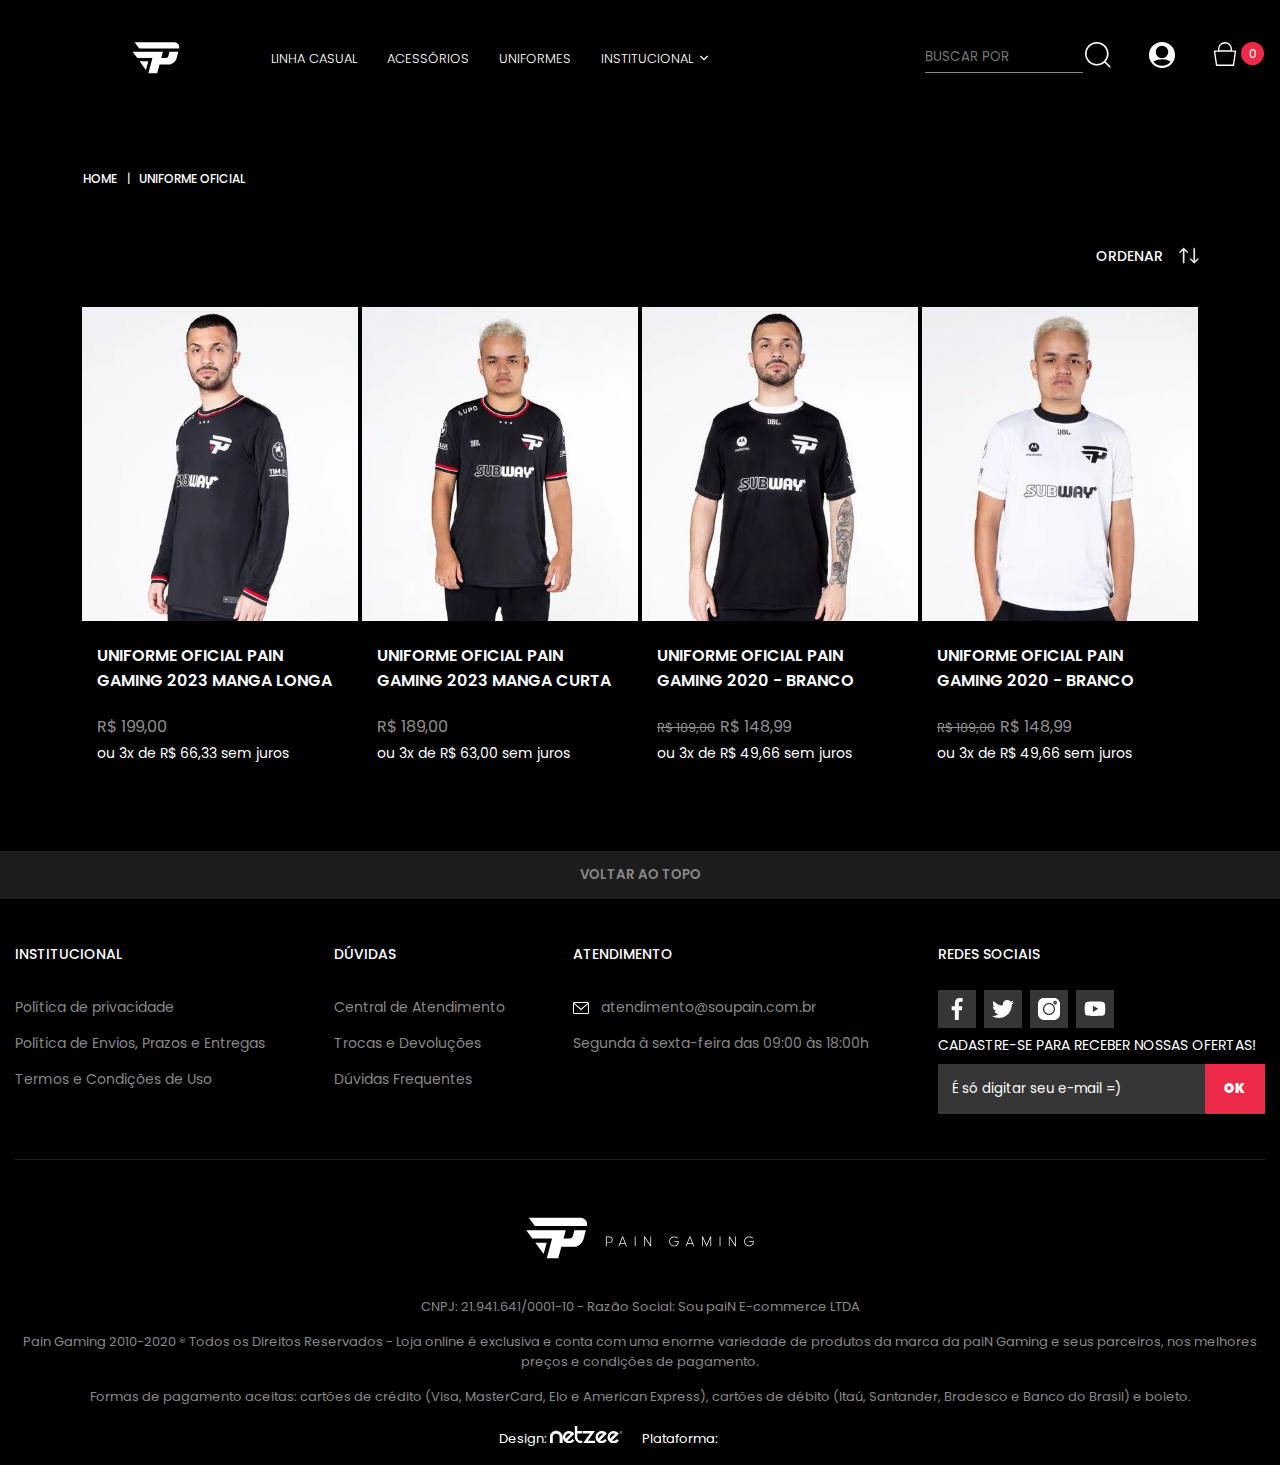
<file: páginas/uniforme-oficial/index.html>
<!DOCTYPE html>
<html lang="pt-BR">
<head>
    <meta charset="UTF-8">
    <meta http-equiv="X-UA-Compatible" content="IE=edge">
    <meta name="viewport" content="width=device-width, initial-scale=1.0">
    <link rel="shortcut icon" href="imagens/favicon.webp" type="image/x-icon">
    <link rel="stylesheet" href="css/style.css">
    
    <link rel="stylesheet" href="css/header.css">
    <link rel="stylesheet" href="css/main.css">
    <link rel="stylesheet" href="css/footer.css">
    <link rel="stylesheet" href="css/media.css">
 
    <title>paiN Gaming</title>
</head>
<body >
    <div class="hide" onclick="fecharMobile()"></div>
    <header class="container container-mobile">

        <div class="menu" onclick="menuMobile()">
            <div class="line"></div>
            <div class="line"></div>
            <div class="line"></div>
        </div>

        <div class="header-logo celular-none">
            <h1 class="celular-none">
                <svg id="Layer_1" data-name="Layer 1" xmlns="http://www.w3.org/2000/svg" xmlns:xlink="http://www.w3.org/1999/xlink" viewBox="0 0 841.89 297.64"><defs><style>.cls-1{fill:none;}.cls-2{clip-path:url(#clip-path);}.cls-3{fill:#fff;}</style><clipPath id="clip-path" transform="translate(-2585.67 0)"><rect class="cls-1" x="2585.67" width="841.89" height="297.64"></rect></clipPath></defs><title>Logo_paiN (4)</title><g class="cls-2"><rect width="841.89" height="297.64"></rect><polygon class="cls-3" points="384.19 193.79 360.87 161.94 392.72 161.94 384.19 193.79"></polygon><g class="cls-2"><path class="cls-3" d="M3091.49,115.33A18.47,18.47,0,0,0,3073.81,92H2928.24l17.06,23.37Z" transform="translate(-2585.67 0)"></path><path class="cls-3" d="M3056.24,173.61c10.82,0,22.08-10.09,25.2-20.45l7-26.33h-32.28l-4.51,17a9,9,0,0,1-8.59,6.43h-17.37l6.25-23.45H2921.07l17,23.34h55.5l-14.72,55.51H3011l8.57-32.07Z" transform="translate(-2585.67 0)"></path></g></g></svg>
            </h1>
            <nav class="header-navegacao celular-none">
                <ul class="header-navegacao-lista">
                    <li>
                        <a target="_blank" href="https://www.soupain.com.br/vestuario">LINHA CASUAL</a>
                    </li>
                    <li>
                        <a target="_blank" href="https://www.soupain.com.br/acessorios">ACESSÓRIOS</a>
                    </li>
                    <li>
                        <a target="_blank" href="https://www.soupain.com.br/uniforme-oficial?O=OrderByReleaseDateDESC">UNIFORMES</a>
                    </li>
                    <li class="header-navegacao-dropdown">
                        <a>INSTITUCIONAL
                            <svg xmlns="http://www.w3.org/2000/svg" xmlns:xlink="http://www.w3.org/1999/xlink" width="8" height="8" viewBox="0 0 8 8" fill="#ffffff"><g transform="translate(8) rotate(90)"><g data-name="271228" transform="translate(1.65)"><path data-name="Caminho 53106" d="M4.572,4.312l-3.56,3.56a.439.439,0,0,1-.619,0L.131,7.61a.438.438,0,0,1,0-.619L3.121,4,.128,1.009a.439.439,0,0,1,0-.619L.39.128a.439.439,0,0,1,.619,0L4.572,3.691a.442.442,0,0,1,0,.621Z"/></g></g></svg>
                        </a>
                        <div class="header-navegacao-segundo-nivel">
                            <ul>
                                <li><a target="_blank" href="https://www.soupain.com.br/institucional/politica-privacidade">Política de privacidade</a></li>
                                <li><a target="_blank" href="https://www.soupain.com.br/institucional/politica-envio">Política de Envios, Prazos e Entregas</a></li>
                                <li><a target="_blank" href="https://www.soupain.com.br/institucional/termos-condicoes">Termos e Condições de Uso</a></li>
                                <li><a target="_blank" href="https://www.soupain.com.br/institucional/fale-conosco">Central de Atendimento</a></li>
                                <li><a target="_blank" href="https://www.soupain.com.br/institucional/trocas-devolucoes">Trocas e Devoluções</a></li>
                                <li><a target="_blank" href="https://www.soupain.com.br/institucional/duvidas-frequentes">Dúvidas Frequentes</a></li>
                            </ul>
                        </div>
                    </li>
                </ul>
            </nav>
        </div>
        
        <div class="header-usuario">
            <input class="celular-none" placeholder="BUSCAR POR" type="text">
            <img class="header-input-search celular-none" src="imagens/bt-search.png" alt="">

            <div class="header-usuario-conta celular-none">
                <svg xmlns="http://www.w3.org/2000/svg" width="26" height="26"><defs><clipPath id="login"><path stroke-width=".2" fill="#fff" stroke="#000" d="M1484 53h26v26h-26z"></path></clipPath></defs><g transform="translate(-1484 -53)" clip-path="url(#login)"><g data-name="2"><g data-name="Grupo 1009"><path data-name="Caminho 53107" d="M1497 53a13 13 0 1013 13 13.015 13.015 0 00-13-13zm0 3.792a6.229 6.229 0 11-6.229 6.229 6.236 6.236 0 016.229-6.229zm0 20.042a10.812 10.812 0 01-8.657-4.348 20.4 20.4 0 018.657-2.153 20.4 20.4 0 018.657 2.152 10.812 10.812 0 01-8.657 4.348z" fill="#fff"></path></g></g></g></svg>
                <div class="header-usuario-conta-segundo-nivel">
                    <ul class="header-usuario-conta-segundo-nivel-lista">
                        <li>
                            <a target="_blank" href="https://www.soupain.com.br/account" class="login">ACESSAR MINHA CONTA</a>
                        </li>
                        <li>
                            <a target="_blank" href="https://www.soupain.com.br/login?ReturnUrl=%2f_secure%2faccount" class="cadastro">Quero me cadastrar</a>
                        </li>
                    </ul>
                </div>
            </div>
            <div class="header-usuario-sacola">
                <div  onclick="abrir()" >
                    <svg class="header-usuario-sacola-svg" xmlns="http://www.w3.org/2000/svg" width="24" height="24"><defs><clipPath id="cart"><path transform="translate(1601 55)" fill="#fff" d="M0 0h24v24H0z"></path></clipPath></defs><g transform="translate(-1601 -55)" clip-path="url(#cart)"><path data-name="bg" d="M1604.575 78.295l-2.054-14.118h20.957l-2.055 14.118zm14.458-14.245h-12.068a6.351 6.351 0 01-.318-1.991 6.36 6.36 0 016.352-6.353 6.361 6.361 0 016.353 6.353 6.332 6.332 0 01-.318 1.99h0z" fill="none" stroke="#fff" stroke-width="1.353"></path></g></svg>
                    <span class="header-usuario-sacola-contagem-produtos">0</span>
                </div>
                <div class="header-usuario-sacola-abrir">
                    <div class="header-usuario-sacola-abrir-header">
                        <strong>MEU CARRINHO</strong>
                        <span onclick="fechar()" class="fechar">
                            <svg  xmlns="http://www.w3.org/2000/svg" width="16" height="16" viewBox="0 0 16 16"><path d="M22 20.866l6.633-6.634a.8.8 0 0 1 1.133 1.133L23.128 22l6.634 6.633a.8.8 0 0 1-1.133 1.133L22 23.128l-6.633 6.634a.8.8 0 0 1-1.133-1.133L20.866 22l-6.634-6.633a.8.8 0 0 1 1.133-1.133z" data-name="Caminho 518" transform="translate(-13.997 -13.997)"></path></svg>
                        </span>
                    </div>
                    <div class="header-usuario-sacola-abrir-itens">
                    </div>
                    <div class="header-usuario-sacola-abrir-footer">
                        <div class="block-text">
                            <p>* Calcule seu frete na página de finalização.</p>
                            <p>* Insira seu cupom de desconto na página de finalização.</p>
                        </div>
                        <div class="finalizar-compra">
                            <div class="finalizar-compra-infos">
                                <p>ITENS: 0
                                    </p>
                                <p>SUBTOTAL: R$ 0,00</p>
                            </div>
                            <div class="finalizar-compra-botao">
                                <a href="https://www.soupain.com.br/checkout/#/cart">FINALIZAR</a>
                            </div>
                        </div>
                    </div>
                </div>
                
                
            </div>
        </div>

    </header>

    
    <nav class="mobile-menu desktop-none">
        <div class="mobile-elementos"></div>
        <div class="mobile-search-menu">
            <input placeholder="O QUE PROCURA?" type="text" name="" id="">
            <img src="imagens/bt-search.png" alt="">
        </div>
        <div class="mobile-categorias">
            <ul>
                <li class="lista"><a href="#">LINHA CASUAL</a></li>
                <li class="lista"><a href="#">ACESSÓRIOS</a></li>
                <li class="lista"><a href="#">UNIFORME</a></li>
                <li class="lista mobile-header-navegacao-dropdown">
                    <a onclick="institucional()">INSTITUCIONAL
                        <svg xmlns="http://www.w3.org/2000/svg" xmlns:xlink="http://www.w3.org/1999/xlink" width="8" height="8" viewBox="0 0 8 8" fill="#ffffff"><g transform="translate(8) rotate(90)"><g data-name="271228" transform="translate(1.65)"><path data-name="Caminho 53106" d="M4.572,4.312l-3.56,3.56a.439.439,0,0,1-.619,0L.131,7.61a.438.438,0,0,1,0-.619L3.121,4,.128,1.009a.439.439,0,0,1,0-.619L.39.128a.439.439,0,0,1,.619,0L4.572,3.691a.442.442,0,0,1,0,.621Z"/></g></g></svg>
                    </a>
                    <svg class="mobile-segundo-nivel-icon" xmlns="http://www.w3.org/2000/svg" version="1.0" width="11px" height="11px" viewBox="0 0 25.000000 25.000000" preserveAspectRatio="xMidYMid meet">
                        <g transform="translate(0.000000,25.000000) scale(0.100000,-0.100000)" fill="#fff" stroke="none">
                        <path d="M70 222 c0 -4 20 -28 45 -52 l45 -44 -47 -48 c-26 -26 -44 -51 -40 -55 9 -8 107 86 107 102 0 12 -91 105 -103 105 -4 0 -7 -4 -7 -8z"/>
                        </g>
                    </svg>
                    <ul>
                        <li><a href="#">Política de privacidade</a></li>
                        <li><a href="#">Política de Envios,Prazos e Entregas</a></li>
                        <li><a href="#">Termos e Condições de Uso</a></li>
                        <li><a href="#">Central de Atendimento</a></li>
                        <li><a href="#">Trocas e Devoluções</a></li>
                        <li><a href="#">Dúvidas Frequentes</a></li>
                    </ul>
                </li>
            </ul>
        </div>
        <div class="mobile-login">
            <svg xmlns="http://www.w3.org/2000/svg" width="26" height="26">
                <defs>
                  <clipPath id="login2">
                    <path stroke-width=".2" fill="#fff" stroke="#000" d="M1484 53h26v26h-26z"></path>
                  </clipPath>
                </defs>
                <g transform="translate(-1484 -53)" clip-path="url(#login2)">
                  <g data-name="2">
                    <g data-name="Grupo 1009">
                      <path data-name="Caminho 53107" d="M1497 53a13 13 0 1013 13 13.015 13.015 0 00-13-13zm0 3.792a6.229 6.229 0 11-6.229 6.229 6.236 6.236 0 016.229-6.229zm0 20.042a10.812 10.812 0 01-8.657-4.348 20.4 20.4 0 018.657-2.153 20.4 20.4 0 018.657 2.152 10.812 10.812 0 01-8.657 4.348z" fill="#fff"></path>
                    </g>
                  </g>
                </g>
            </svg>
            <span>FAZER LOGIN</span>
            <svg class="mobile-segundo-nivel-icon mobile-login-segundo" xmlns="http://www.w3.org/2000/svg" version="1.0" width="11px" height="11px" viewBox="0 0 25.000000 25.000000" preserveAspectRatio="xMidYMid meet">
                <g transform="translate(0.000000,25.000000) scale(0.100000,-0.100000)" fill="#fff" stroke="none">
                <path d="M70 222 c0 -4 20 -28 45 -52 l45 -44 -47 -48 c-26 -26 -44 -51 -40 -55 9 -8 107 86 107 102 0 12 -91 105 -103 105 -4 0 -7 -4 -7 -8z"/>
                </g>
            </svg>
        </div>
    </nav>
    <div class="hide "></div>
    
   
    <main>

        <section class="main-produtos-secao container-mobile">
            <div class="main-produtos-secao-link">
                <ul>
                    <li><a href="#">HOME</a></li>
                    <li><a href="#">UNIFORME OFICIAL</a></li>
                </ul>
            </div>
            <div class="main-produtos-filtro">
                   
                <fieldset>
                    <label for="select">ORDENAR <svg xmlns="http://www.w3.org/2000/svg" width="22" height="22" style="&#10;    background: black;&#10;"><defs><clipPath id="clip-path"><path id="RetÃƒÆ’Ã†â€™Ãƒâ€ Ã¢â‚¬â„¢ÃƒÆ’Ã¢â‚¬Å¡Ãƒâ€šÃ‚Â¢ngulo_648" data-name="RetÃƒÆ’Ã†â€™Ãƒâ€ Ã¢â‚¬â„¢ÃƒÆ’Ã¢â‚¬Å¡Ãƒâ€šÃ‚Â¢ngulo 648" class="cls-1" transform="rotate(-90 54 -33)" d="M0 0h22v22H0z"/></clipPath><style>.cls-1{fill:#fff;stroke:#ffffff;stroke-width:.6px}</style></defs><g id="Grupo_de_mÃƒÆ’Ã†â€™Ãƒâ€ Ã¢â‚¬â„¢ÃƒÆ’Ã¢â‚¬Å¡Ãƒâ€šÃ‚Â¡scara_284" data-name="Grupo de mÃƒÆ’Ã†â€™Ãƒâ€ Ã¢â‚¬â„¢ÃƒÆ’Ã¢â‚¬Å¡Ãƒâ€šÃ‚Â¡scara 284" transform="rotate(90 54 -33)" clip-path="url(#clip-path)"><g id="_159791" data-name="159791" transform="translate(90.143 .679)"><g id="Grupo_1079" data-name="Grupo 1079"><path id="Caminho_53259" data-name="Caminho 53259" class="cls-1" d="M19.416 18.746a.471.471 0 00-.471-.471H6.04l2.821-2.821a.469.469 0 00-.663-.663l-3.622 3.622a.467.467 0 000 .663L8.2 22.7a.47.47 0 00.667-.663l-2.823-2.823h12.909a.466.466 0 00.463-.468z" transform="translate(-4.434 -4.086)"/><path id="Caminho_53260" data-name="Caminho 53260" class="cls-1" d="M19.277 3.756L15.655.138a.469.469 0 00-.663.662l2.821 2.821H4.9a.471.471 0 100 .943h12.913l-2.821 2.814a.47.47 0 00.667.663l3.622-3.622a.471.471 0 00-.004-.663z" transform="translate(-4.433)"/></g></g></g></svg>
                    </label>
                    <select name="select" id="select" size="9">
                        <option value="">Selecione</option>
                        <option value="">Maior Preço</option>
                        <option value="">Menor Preço</option>
                        <option value="">Mais vendidos</option>
                        <option value="">Melhores Avaliações</option>
                        <option value="">A - Z</option>
                        <option value="">Z - A</option>
                        <option value="">Data de Lançamento</option>
                        <option value="">Melhor Desconto</option>
                    </select>
                </fieldset>

            </div>
            <div  class="main-produtos">
                
                <a target="_blank" href="https://www.soupain.com.br/calcapainrxn1branco/p" class="main-produto-esquerda">
                    <img src="imagens/img-item1.webp" alt="">
                    <div>
                        <p class="main-produto-titulo">UNIFORME OFICIAL PAIN GAMING 2023 MANGA LONGA</p>
                        <p class="main-produto-preco">R$ 199,00 </p>
                        <p class="main-produto-oferta">ou 3x de R$ 66,33 sem juros</p>
                    </div>
                    <div>
                        <button>VER PRODUTO</button>
                    </div>
                </a>
                <a target="_blank" href="https://www.soupain.com.br/calcapainrxn1/p" class="main-produto-direita">
                    <img src="imagens/img-item2.webp" alt="">
                    <div>
                        <p class="main-produto-titulo">UNIFORME OFICIAL PAIN GAMING 2023 MANGA CURTA</p>
                        <p class="main-produto-preco">R$ 189,00</p>
                        <p class="main-produto-oferta">ou 3x de R$ 63,00 sem juros</p>
                    </div>
                    <div>
                        <button>VER PRODUTO</button>
                    </div>
                </a>
                <a target="_blank" href="https://www.soupain.com.br/moletompainrxn1preto/p" class="main-produto3">
                    <img src="imagens/img-item3.webp" alt="">
                    <div>
                        <p class="main-produto-titulo">UNIFORME OFICIAL PAIN GAMING 2020 - BRANCO</p>
                        <p class="main-produto-preco"><span class="main-produto-preco-antigo">R$ 189,00</span>R$ 148,99</p>
                        <p class="main-produto-oferta">ou 3x de R$ 49,66 sem juros</p>
                    </div>
                    <div>
                        <button>VER PRODUTO</button>
                    </div>
                </a>
                <a target="_blank" href="https://www.soupain.com.br/moletompainrxn1preto/p" class="main-produto3">
                    <img src="imagens/img-item4.webp" alt="">
                    <div>
                        <p class="main-produto-titulo">UNIFORME OFICIAL PAIN GAMING 2020 - BRANCO</p>
                        <p class="main-produto-preco"><span class="main-produto-preco-antigo">R$ 189,00</span>R$ 148,99</p>
                        <p class="main-produto-oferta">ou 3x de R$ 49,66 sem juros</p>
                    </div>
                    <div>
                        <button>VER PRODUTO</button>
                    </div>
                </a>
            </div>
        </section>

    </main>


    
 
    <button class="container to-top">VOLTAR AO TOPO</button>
        
        
       
    <footer class="container">
        <section class="footer-section-primaria container-mobile">
            <div class="footer-mobile-lista">
                <h3 onclick="footerLista1()">INSTITUCIONAL
                    <svg class="icon1 ico-arrow visible-mobile" xmlns="http://www.w3.org/2000/svg" width="14" height="14"><path d="M6.989 10.493a1 1 0 0 1-.639-.23L.361 5.272a1 1 0 0 1 1.277-1.537l5.351 4.469 5.351-4.309a1 1 0 0 1 1.408.15 1 1 0 0 1-.141 1.459l-5.989 4.819a1 1 0 0 1-.629.17z"></path></svg>
                </h3>   
                
                <ul class="ul1">
                    <li>
                        <a target="_blank" href="https://www.soupain.com.br/institucional/politica-privacidade">Política de privacidade</a>
                    </li>
                    <li>
                        <a target="_blank" href="https://www.soupain.com.br/institucional/politica-envio">Política de Envios, Prazos e Entregas</a>
                    </li>
                    <li>
                        <a target="_blank" href="https://www.soupain.com.br/institucional/termos-condicoes">Termos e Condições de Uso</a>
                    </li>
                </ul>         
            </div>
            <div class="footer-mobile-lista">
                <h3 onclick="footerLista2()">DÚVIDAS
                    <svg class="icon2 ico-arrow visible-mobile" xmlns="http://www.w3.org/2000/svg" width="14" height="14"><path d="M6.989 10.493a1 1 0 0 1-.639-.23L.361 5.272a1 1 0 0 1 1.277-1.537l5.351 4.469 5.351-4.309a1 1 0 0 1 1.408.15 1 1 0 0 1-.141 1.459l-5.989 4.819a1 1 0 0 1-.629.17z"></path></svg>
                </h3>
                
                <ul class="ul2">
                    <li><a target="_blank" href="https://www.soupain.com.br/institucional/fale-conosco">Central de Atendimento</a></li>
                    <li><a target="_blank" href="https://www.soupain.com.br/institucional/trocas-devolucoes">Trocas e Devoluções</a></li>
                    <li><a target="_blank" href="https://www.soupain.com.br/institucional/duvidas-frequentes">Dúvidas Frequentes</a></li>
                </ul>
            </div>
            <div class="footer-mobile-lista">
                <h3 onclick="footerLista3()">ATENDIMENTO
                    <svg class="icon3 ico-arrow visible-mobile" xmlns="http://www.w3.org/2000/svg" width="14" height="14"><path d="M6.989 10.493a1 1 0 0 1-.639-.23L.361 5.272a1 1 0 0 1 1.277-1.537l5.351 4.469 5.351-4.309a1 1 0 0 1 1.408.15 1 1 0 0 1-.141 1.459l-5.989 4.819a1 1 0 0 1-.629.17z"></path></svg>
                </h3>
                
                <ul class="ul3">
                    <li>
                        <a target="_blank" class="footer-contato" href="mailto:atendimento@soupain.com.br">
                            <svg width="16" height="16" xmlns="http://www.w3.org/2000/svg" viewBox="0 0 479.058 479.058">
                            <path d="m434.146 59.882h-389.234c-24.766 0-44.912 20.146-44.912 44.912v269.47c0 24.766 20.146 44.912 44.912 44.912h389.234c24.766 0 44.912-20.146 44.912-44.912v-269.47c0-24.766-20.146-44.912-44.912-44.912zm0 29.941c2.034 0 3.969.422 5.738 1.159l-200.355 173.649-200.356-173.649c1.769-.736 3.704-1.159 5.738-1.159zm0 299.411h-389.234c-8.26 0-14.971-6.71-14.971-14.971v-251.648l199.778 173.141c2.822 2.441 6.316 3.655 9.81 3.655s6.988-1.213 9.81-3.655l199.778-173.141v251.649c-.001 8.26-6.711 14.97-14.971 14.97z"></path>
                            </svg>
                            atendimento@soupain.com.br
                        </a>
                    </li>
                </ul>
                <span class="span">Segunda à sexta-feira das 09:00 às 18:00h</span>
            </div>
            <div class="footer-redes">
                <h3>REDES SOCIAIS</h3>
                <ul>
                    <li>
                        <a target="_blank" href="https://www.facebook.com/paingamingbr">
                            <svg xmlns="http://www.w3.org/2000/svg" enable-background="new 0 0 24 24" height="22" viewBox="0 0 24 24" width="22">
                            <path d="m15.997 3.985h2.191v-3.816c-.378-.052-1.678-.169-3.192-.169-3.159 0-5.323 1.987-5.323 5.639v3.361h-3.486v4.266h3.486v10.734h4.274v-10.733h3.345l.531-4.266h-3.877v-2.939c.001-1.233.333-2.077 2.051-2.077z"></path>
                            </svg>
                        </a>
                    </li>
                    <li>
                        <a target="_blank" href="https://twitter.com/paingamingbr">
                            <svg xmlns="http://www.w3.org/2000/svg" xmlns:xlink="http://www.w3.org/1999/xlink" viewBox="0 0 512 512"        xml:space="preserve" height="22" width="22">
                            <path d="M512,97.248c-19.04,8.352-39.328,13.888-60.48,16.576c21.76-12.992,38.368-33.408,46.176-58.016    c-20.288,12.096-42.688,20.64-66.56,25.408C411.872,60.704,384.416,48,354.464,48c-58.112,0-104.896,47.168-104.896,104.992    c0,8.32,0.704,16.32,2.432,23.936c-87.264-4.256-164.48-46.08-216.352-109.792c-9.056,15.712-14.368,33.696-14.368,53.056    c0,36.352,18.72,68.576,46.624,87.232c-16.864-0.32-33.408-5.216-47.424-12.928c0,0.32,0,0.736,0,1.152    c0,51.008,36.384,93.376,84.096,103.136c-8.544,2.336-17.856,3.456-27.52,3.456c-6.72,0-13.504-0.384-19.872-1.792    c13.6,41.568,52.192,72.128,98.08,73.12c-35.712,27.936-81.056,44.768-130.144,44.768c-8.608,0-16.864-0.384-25.12-1.44    C46.496,446.88,101.6,464,161.024,464c193.152,0,298.752-160,298.752-298.688c0-4.64-0.16-9.12-0.384-13.568    C480.224,136.96,497.728,118.496,512,97.248z"></path>
                            </svg>
                        </a>
                    </li>
                    <li>
                        <a target="_blank" href="https://www.instagram.com/paingamingbr/">
                            <svg xmlns="http://www.w3.org/2000/svg" viewBox="0 0 512.00096 512.00096" height="22" width="22">
                                <path d="m373.40625 0h-234.8125c-76.421875 0-138.59375 62.171875-138.59375 138.59375v234.816406c0 76.417969 62.171875 138.589844 138.59375 138.589844h234.816406c76.417969 0 138.589844-62.171875 138.589844-138.589844v-234.816406c0-76.421875-62.171875-138.59375-138.59375-138.59375zm-117.40625 395.996094c-77.195312 0-139.996094-62.800782-139.996094-139.996094s62.800782-139.996094 139.996094-139.996094 139.996094 62.800782 139.996094 139.996094-62.800782 139.996094-139.996094 139.996094zm143.34375-246.976563c-22.8125 0-41.367188-18.554687-41.367188-41.367187s18.554688-41.371094 41.367188-41.371094 41.371094 18.558594 41.371094 41.371094-18.558594 41.367187-41.371094 41.367187zm0 0"></path>
                                <path d="m256 146.019531c-60.640625 0-109.980469 49.335938-109.980469 109.980469 0 60.640625 49.339844 109.980469 109.980469 109.980469 60.644531 0 109.980469-49.339844 109.980469-109.980469 0-60.644531-49.335938-109.980469-109.980469-109.980469zm0 0"></path>
                                <path d="m399.34375 96.300781c-6.257812 0-11.351562 5.09375-11.351562 11.351563 0 6.257812 5.09375 11.351562 11.351562 11.351562 6.261719 0 11.355469-5.089844 11.355469-11.351562 0-6.261719-5.09375-11.351563-11.355469-11.351563zm0 0"></path>
                            </svg>
                        </a>
                    </li>
                    <li>
                        <a target="_blank" href="https://www.youtube.com/user/paingamingg">
                            <svg xmlns="http://www.w3.org/2000/svg" height="22" viewBox="-21 -117 682.66672 682" width="22">
                                <path d="m626.8125 64.035156c-7.375-27.417968-28.992188-49.03125-56.40625-56.414062-50.082031-13.703125-250.414062-13.703125-250.414062-13.703125s-200.324219 0-250.40625 13.183593c-26.886719 7.375-49.03125 29.519532-56.40625 56.933594-13.179688 50.078125-13.179688 153.933594-13.179688 153.933594s0 104.378906 13.179688 153.933594c7.382812 27.414062 28.992187 49.027344 56.410156 56.410156 50.605468 13.707031 250.410156 13.707031 250.410156 13.707031s200.324219 0 250.40625-13.183593c27.417969-7.378907 49.03125-28.992188 56.414062-56.40625 13.175782-50.082032 13.175782-153.933594 13.175782-153.933594s.527344-104.382813-13.183594-154.460938zm-370.601562 249.878906v-191.890624l166.585937 95.945312zm0 0"></path>
                            </svg>
                        </a>
                    </li>
                </ul>
                <span class="footer-cadastro">CADASTRE-SE PARA RECEBER NOSSAS OFERTAS!
                </span>
                <div class="footer-form">
                    <form action="#">
                        <input placeholder="É só digitar seu e-mail =)" type="text">
                        <button>OK</button>
                    </form>
                </div>
            </div>
            
        </section>
        <section class="footer-section-secundaria">
            <svg id="Layer_1" data-name="Layer 1" width="300" xmlns="http://www.w3.org/2000/svg" xmlns:xlink="http://www.w3.org/1999/xlink"     viewBox="0 0 841.89 297.64"><defs><style>.cls-1{fill:none;}.cls-2{clip-path:url(#clip-path);}.cls-3{fill:#fff;}</style><clipPath id="clip-path" transform="translate(-861.89 0)"><rect class="cls-1" x="861.89" width="841.89" height="297.64"></rect></clipPath></defs><title>Logo_paiN (2)</title><g class="cls-2"><rect width="841.89" height="297.64"></rect><polygon class="cls-3" points="150.47 193.79 127.15 161.94 159 161.94 150.47 193.79"></polygon><g class="cls-2"><path class="cls-3" d="M1134,115.33A18.47,18.47,0,0,0,1116.31,92H970.74l17.06,23.37Z" transform="translate(-861.89 0)"></path><path class="cls-3" d="M1098.75,173.61c10.81,0,22.08-10.09,25.19-20.45l7-26.33h-32.28l-4.51,17a9,9,0,0,1-8.59,6.43h-17.37l6.25-23.45H963.57l17,23.34H1036l-14.71,55.51h32.21l8.57-32.07Z" transform="translate(-861.89 0)"></path><path class="cls-3" d="M1189.26,162.3v9.53h-2.1V144.62h9.37a9.91,9.91,0,0,1,3.79.7,9.08,9.08,0,0,1,3,1.88,8.45,8.45,0,0,1,1.91,2.8,8.83,8.83,0,0,1,.67,3.44,9.1,9.1,0,0,1-.67,3.53,7.85,7.85,0,0,1-1.93,2.8,9,9,0,0,1-3.08,1.85,11.69,11.69,0,0,1-4.09.68Zm0-15.73v13.78h7.07a8.43,8.43,0,0,0,3.12-.54,6.72,6.72,0,0,0,2.32-1.47,6.26,6.26,0,0,0,1.47-2.2,7.11,7.11,0,0,0,.52-2.74,6.68,6.68,0,0,0-.52-2.66,6.33,6.33,0,0,0-1.49-2.17,7,7,0,0,0-2.44-1.47,10,10,0,0,0-3.38-.53Z" transform="translate(-861.89 0)"></path><path class="cls-3" d="M1240.89,164.64h-13.62l-2.82,7.19h-2.15l10.77-27.21h2.1l10.8,27.21h-2.26Zm-6.79-17.28-6,15.29h12Z" transform="translate(-861.89 0)"></path><rect class="cls-3" x="406.29" y="144.62" width="2.11" height="27.21"></rect><polygon class="cls-3" points="434.25 147.88 434.25 171.82 432.22 171.82 432.22 144.62 434.44 144.62 450.09 168.57 450.09 144.62 452.12 144.62 452.12 171.82 449.89 171.82 434.25 147.88"></polygon><path class="cls-3" d="M1391.73,159.39a13,13,0,0,1-.89,4.75,12.66,12.66,0,0,1-2.57,4.07,12.47,12.47,0,0,1-9.29,3.93,14.82,14.82,0,0,1-5.64-1,14.05,14.05,0,0,1-4.49-2.9,13,13,0,0,1-3-4.41,14.2,14.2,0,0,1-1.08-5.58,13.85,13.85,0,0,1,4.13-10,13.93,13.93,0,0,1,4.47-2.89,14.28,14.28,0,0,1,5.46-1.06,14.45,14.45,0,0,1,6.12,1.24,12.6,12.6,0,0,1,4.6,3.53l-1.54,1.31a10.92,10.92,0,0,0-4-3,13,13,0,0,0-5.17-1,12.3,12.3,0,0,0-4.68.89,11.71,11.71,0,0,0-3.8,2.49,11.55,11.55,0,0,0-2.54,3.77,11.9,11.9,0,0,0-.93,4.72,12.62,12.62,0,0,0,.89,4.77,11.35,11.35,0,0,0,2.5,3.77,12.08,12.08,0,0,0,3.82,2.51,12.75,12.75,0,0,0,4.86.91,10.86,10.86,0,0,0,4.19-.8,10.25,10.25,0,0,0,3.32-2.16,10.82,10.82,0,0,0,3.17-7.09h-10.32v-2h12.39Z" transform="translate(-861.89 0)"></path><path class="cls-3" d="M1429.7,164.64h-13.63l-2.81,7.19h-2.15l10.76-27.21H1424l10.8,27.21h-2.26Zm-6.79-17.28-6,15.29h12Z" transform="translate(-861.89 0)"></path><polygon class="cls-3" points="597.08 148.83 597.08 171.82 595.09 171.82 595.09 144.62 597.47 144.62 607.88 168.61 618.25 144.62 620.63 144.62 620.63 171.82 618.6 171.82 618.6 148.75 608.43 171.82 607.24 171.82 597.08 148.83"></polygon><rect class="cls-3" x="644.46" y="144.62" width="2.1" height="27.21"></rect><polygon class="cls-3" points="672.42 147.88 672.42 171.82 670.39 171.82 670.39 144.62 672.62 144.62 688.26 168.57 688.26 144.62 690.29 144.62 690.29 171.82 688.06 171.82 672.42 147.88"></polygon><path class="cls-3" d="M1602.1,159.39a13,13,0,0,1-.89,4.75,12.66,12.66,0,0,1-2.57,4.07,12.47,12.47,0,0,1-9.29,3.93,14.82,14.82,0,0,1-5.64-1,14.05,14.05,0,0,1-4.49-2.9,13,13,0,0,1-3-4.41,14.2,14.2,0,0,1-1.08-5.58,13.85,13.85,0,0,1,4.13-10,13.93,13.93,0,0,1,4.47-2.89,14.28,14.28,0,0,1,5.46-1.06,14.45,14.45,0,0,1,6.12,1.24A12.6,12.6,0,0,1,1600,149l-1.54,1.31a10.92,10.92,0,0,0-4-3,13,13,0,0,0-5.17-1,12.3,12.3,0,0,0-4.68.89,11.71,11.71,0,0,0-3.8,2.49,11.55,11.55,0,0,0-2.54,3.77,11.9,11.9,0,0,0-.93,4.72,12.62,12.62,0,0,0,.89,4.77,11.35,11.35,0,0,0,2.5,3.77,12.08,12.08,0,0,0,3.82,2.51,12.75,12.75,0,0,0,4.86.91,10.86,10.86,0,0,0,4.19-.8,10.25,10.25,0,0,0,3.32-2.16,10.82,10.82,0,0,0,3.17-7.09h-10.32v-2h12.39Z"   transform="translate(-861.89 0)"></path></g></g>
            </svg>
            <div>
                <p>
                    CNPJ: 21.941.641/0001-10 - Razão Social: Sou paiN E-commerce LTDA
                </p>
                <p>
                    Pain Gaming 2010-2020 ® Todos os Direitos Reservados - Loja online é exclusiva e conta com uma enorme variedade de produtos da marca da paiN Gaming e seus parceiros, nos melhores preços e condições de pagamento.
                </p>
                <p>
                    Formas de pagamento aceitas: cartões de crédito (Visa, MasterCard, Elo e American Express), cartões de débito (Itaú, Santander, Bradesco e Banco do Brasil) e boleto.
                </p>
                <div class="footer-creditos">
                    <span>
                        Design:
                        <svg xmlns="http://www.w3.org/2000/svg" width="72.765" height="17.347"><defs><style>.cls-netzee1{fill:#fff}</style></defs><g><path data-name="Caminho 65" class="cls-1" d="M.5 12.654A6.27 6.27 0 011.823 10.7 6.2 6.2 0 013.79 9.378 5.962 5.962 0 016.181 8.9a5.944 5.944 0 012.4.479 6.258 6.258 0 011.966 1.321 6.194 6.194 0 011.335 1.947 5.977 5.977 0 01.479 2.4v6.183H9.917v-6.185a3.728 3.728 0 00-.288-1.445 3.574 3.574 0 00-.8-1.178 3.863 3.863 0 00-1.19-.8 3.782 3.782 0 00-1.456-.288 3.728 3.728 0 00-1.446.288 3.574 3.574 0 00-1.18.8 3.947 3.947 0 00-.8 1.177 3.687 3.687 0 00-.288 1.446v6.182H.02v-6.18a6.077 6.077 0 01.48-2.393z" transform="translate(-.02 -3.926)"></path><path data-name="Caminho 66" class="cls-netzee1" d="M33.231 16.9l1.734 1.735-.857.857a6.179 6.179 0 01-6.727 1.346 5.937 5.937 0 01-2-1.342 5.848 5.848 0 01-1.342-2.046 6.484 6.484 0 01-.445-2.324 6.16 6.16 0 018.484-5.7 6.04 6.04 0 012.046 1.356l.857.857-6.84 6.831a3.663 3.663 0 004.261-.714zM27.1 12.47a3.663 3.663 0 00-.711 4.259l1-1c.445-.445.922-.922 1.423-1.438s.989-.979 1.456-1.446.835-.812 1.091-1.067a3.708 3.708 0 00-2.212-.356 3.5 3.5 0 00-2.047 1.05z" transform="translate(-10.664 -3.954)"></path><path data-name="Caminho 67" class="cls-netzee1" d="M52.75 14.853V17.3h-1.217a6 6 0 01-2.391-.479 6.247 6.247 0 01-3.314-3.313 6 6 0 01-.479-2.391V.02H47.8v4.959h4.948v2.447H47.8v3.691a3.782 3.782 0 00.288 1.456 3.506 3.506 0 00.8 1.19 3.608 3.608 0 001.2.8 3.782 3.782 0 001.456.288z" transform="translate(-20.513 -.02)"></path><path data-name="Caminho 3890" class="cls-netzee1" d="M4.781-67.357l12.052.022L9.767-57.5h7.322v2.46L5-55.012l7.09-9.888H4.781z" transform="translate(28.071 72.285)"></path><path data-name="Caminho 66" class="cls-netzee1" d="M33.344 17.7l1.719 1.734c-.344.351-.855.89-1.239 1.209a6.419 6.419 0 01-6.433 1 6.28 6.28 0 01-1.913-1.356 5.426 5.426 0 01-1.3-1.959 7.049 7.049 0 01-.487-2.4 6.24 6.24 0 012.711-5.09 6.148 6.148 0 015.623-.666 7.009 7.009 0 012.226 1.463l.8.8-6.813 6.829a3.735 3.735 0 004.192-.643zm-6.118-4.391a3.672 3.672 0 00-.721 4.237c1.362-1.4 4.685-4.652 4.938-4.914a3.717 3.717 0 00-2.114-.387 3.607 3.607 0 00-2.1 1.063z" transform="translate(21.808 -4.811)"></path><path data-name="Caminho 66" class="cls-netzee1" d="M33.344 17.7l1.719 1.734c-.344.351-.855.89-1.239 1.209a6.419 6.419 0 01-6.433 1 6.28 6.28 0 01-1.913-1.356 5.426 5.426 0 01-1.3-1.959 7.049 7.049 0 01-.487-2.4 6.24 6.24 0 012.711-5.09 6.148 6.148 0 015.623-.666 7.009 7.009 0 012.226 1.463l.8.8-6.813 6.829a3.735 3.735 0 004.192-.643zm-6.118-4.391a3.672 3.672 0 00-.721 4.237c1.362-1.4 4.685-4.652 4.938-4.914a3.717 3.717 0 00-2.114-.387 3.607 3.607 0 00-2.1 1.063z" transform="translate(33.761 -4.76)"></path><g data-name="Grupo 291" transform="translate(69.509 5.02)"><path data-name="Caminho 3891" class="cls-netzee1" d="M546.031 68.656a1.617 1.617 0 111.159-.474 1.628 1.628 0 01-1.159.474zm.009-3.093a1.452 1.452 0 101.031.428 1.465 1.465 0 00-1.031-.428zm.36 1.628l.459.643h-.387l-.414-.59h-.358v.59h-.324v-1.706h.76c.4 0 .656.2.656.543a.508.508 0 01-.392.52zm-.274-.769h-.426v.538h.423c.211 0 .337-.1.337-.27s-.126-.269-.337-.269z" transform="translate(-544.408 -65.4)"></path></g></g></svg>
                    </span>
                    <span>
                        Plataforma:
                        <svg xmlns="http://www.w3.org/2000/svg" width="60" height="21"><defs><clipPath id="clip-path"><path id="Retângulo_617" data-name="Retângulo 617" transform="translate(1487 6645)" stroke="#707070" fill="#fff" d="M0 0h60v21H0z"></path></clipPath><style>.cls-vtex3{fill:#fff}</style></defs><g data-name="Grupo de máscara 262" transform="translate(-1487 -6645)" clip-path="url(#clip-path)"><g transform="translate(1488.116 6645)"><g id="Artboard"><g><path class="cls-vtex3" d="M37.048 7.015h-2.062v7.058a.243.243 0 01-.242.242h-1.588a.243.243 0 01-.242-.242V7.015h-2.076a.232.232 0 01-.242-.23v-1.25a.232.232 0 01.242-.23h6.206a.244.244 0 01.255.23v1.25a.244.244 0 01-.251.23z" transform="translate(4.521 .729)"></path><path data-name="Shape" class="cls-vtex3" d="M42.667 14.282a15.874 15.874 0 01-2.454.159c-1.565 0-2.947-.4-2.947-2.607V7.805c0-2.207 1.4-2.594 2.959-2.594a15.672 15.672 0 012.436.157c.17.025.242.085.242.242v1.133a.243.243 0 01-.242.242H40.11c-.566 0-.776.189-.776.825v1.1h3.236a.243.243 0 01.242.242v1.152a.243.243 0 01-.242.242h-3.236v1.286c0 .631.206.825.776.825h2.556a.243.243 0 01.242.242v1.133c.002.151-.071.225-.241.25z" transform="translate(5.514 .715)"></path><path data-name="Shape" class="cls-vtex3" d="M50.933 14.315H49a.319.319 0 01-.315-.189l-1.673-2.643-1.51 2.594c-.085.145-.17.242-.3.242h-1.79a.16.16 0 01-.189-.159.223.223 0 01.025-.085l2.63-4.375-2.654-4.165a.171.171 0 01-.025-.074.176.176 0 01.189-.159h1.952c.134 0 .23.121.3.23l1.56 2.456 1.51-2.454a.393.393 0 01.3-.23h1.8a.176.176 0 01.189.159.171.171 0 01-.025.074l-2.647 4.184 2.751 4.343a.27.27 0 01.036.121.171.171 0 01-.181.13z" transform="translate(6.397 .729)"></path><path data-name="Shape" class="cls-vtex3" d="M28.867 5.326a.189.189 0 00-.189.149l-1.762 6.518c-.025.134-.06.189-.17.189s-.145-.049-.17-.189l-1.755-6.518a.189.189 0 00-.189-.149H22.9a.189.189 0 00-.189.23l2.173 7.552a1.829 1.829 0 001.869 1.322 1.888 1.888 0 001.869-1.322c.034-.1 2.137-7.552 2.137-7.552a.189.189 0 00-.189-.228z" transform="translate(3.346 .733)"></path><path data-name="Shape" class="cls-vtex3" d="M22.42.053H4.347A1.877 1.877 0 002.7 2.8l1.812 3.445H1.234A1.182 1.182 0 00.169 7.982l5.815 10.989a1.2 1.2 0 002.13 0l1.578-2.977 1.982 3.75a1.86 1.86 0 003.287 0L24.025 2.7A1.8 1.8 0 0022.42.053zm-8.075 7.2l-3.965 7.434a.785.785 0 01-1.388 0L5.078 7.324a.731.731 0 01.646-1.074h8.009a.682.682 0 01.612 1z" transform="translate(-.031 -.053)"></path></g></g></g></g></svg>
                    </span>
                </div>
            </div>
        </section>
    </footer> 

    <script src="script.js"></script>
</body>
</html>
</file>
<file: css/style.css>
@import url('https://fonts.googleapis.com/css2?family=Poppins:wght@100;200;300;400;500;600;700;800&display=swap');
* {
    margin: 0px;
    padding: 0px;
    box-sizing: border-box;
    font-family: 'Poppins', sans-serif;
    list-style: none;
}
.desktop-none {
    display: none;
}
.container {
    padding: 0 0.938rem;
}
body {
    background-color: black;
}
.fade {
    position: fixed;
    top: 0;
    left: 0;
    width: 100%;
    height: 100%;
    background-color: rgba(226, 213, 213, 0.226);
    z-index: 4;
} 
.fixed-icon {
    background-color: #25d366;
    width: 50px;
    border-radius: 50%;
    height: 50px;
    display: flex;
    align-items: center;
    justify-content: center;
    position: fixed;
    right: 15px;
    bottom: 40px;
    cursor: pointer;
    z-index: 1;
}
</file>
<file: css/header.css>
header {
    display: flex;
    justify-content: space-between;
    align-items: center;
    height: 115px;
}
header .header-logo {
    display: flex;
    align-items: center;
}
header .header-logo h1 {
    max-width: 240px;
    margin-left: -207px ;
}
header .header-logo svg {
    display: block;
    width: 100%;
    height: 100%;
    cursor: pointer;
}
header .header-navegacao {
    margin-left: 110px;
}
header .header-navegacao .header-navegacao-lista {
    list-style: none;
    justify-content: space-around;
    display: flex;
    width: 100%;
    gap: 40px;
}
header .header-navegacao ul li a {
    text-decoration: none;
    font-size: 13px;
    color: white;
    font-weight: 300;
}
header .header-navegacao ul li:hover a{
    color:#ed2a48;;
}
header .header-navegacao ul li:hover:last-child a {
    color: white;
}
.header-navegacao-dropdown {
    position: relative;
}
.header-navegacao-dropdown svg {
    width: 8px !important;
    height: 8px !important;
    position: absolute ;
    right: -15px ;
    top: 9px ;
}
.header-navegacao-segundo-nivel {
    transition: ease-out .2s;
    background: #1c1c1c;
    position: absolute;
    top: 32px;
    width: 100%;
    left: -20px;
    right: 0;
    margin: 0 auto;
    text-align: left;
    padding: 20px;
    z-index: 9;
    min-width: 300px;
    border-radius: 2px;
    visibility: hidden;
    opacity: 0;
}
.header-navegacao-segundo-nivel ul li:hover a {
   color: #ed2a48 !important;
}
.header-navegacao-dropdown:hover .header-navegacao-segundo-nivel {
    visibility: visible;
    opacity: 1;
    color: white;
}
.header-navegacao-segundo-nivel::before {
    content: '';
    display: block;
    position: absolute;
    top: -9px;
    border-bottom: 10px solid #1c1c1c;
    border-left: 10px solid transparent;
    border-right: 10px solid transparent;
    left: 15px;
}
.header-navegacao-segundo-nivel ul  {
    text-align: left;
    list-style: none;
}
.header-navegacao-segundo-nivel ul li {
    line-height: 2rem;
}
header .header-usuario {
    display: flex;
    align-items: center;
}
header .header-usuario input {
    background-color: transparent;
    border: none;
    outline: none;
    border-bottom: 1px solid #888888;
    width: 158px;
    height: 30px;
    margin-right: 2px;
    color: #888888;
}
header .header-usuario .header-input-search {
    width: 26px;
    height: 26px;
    margin-top: -5px;
    cursor: pointer;
}
header .header-usuario .header-input-search:hover {
    opacity: .8;
}
header .header-usuario .header-usuario-conta {
    margin: 0 38px;
    height: 31px;
    position: relative;
}
header .header-usuario .header-usuario-conta:hover .header-usuario-conta-segundo-nivel  {
    visibility: visible;
    opacity: 1;
}
header .header-usuario-conta-segundo-nivel {
    transition: ease-out .2s;
    text-decoration: none;
    width: 235px;
    height: 128px;
    background-color: #1c1c1c;
    padding: 25px;
    position: absolute;
    right: -10px;
    display: flex;
    align-items: center;
    justify-content: center;
    top: 40px;
    visibility: hidden;
    opacity: 0;
}
header .header-usuario-conta-segundo-nivel::before{
    content: '';
    display: block;
    position: absolute;
    top: -9px;
    border-bottom: 10px solid #1c1c1c;
    border-left: 10px solid transparent;
    border-right: 10px solid transparent;
    right: 12px;
}
header .header-usuario-conta-segundo-nivel-lista {
    min-width: 195px;
    text-align: center;
}
header .header-usuario-conta-segundo-nivel-lista .login,
header .header-usuario-conta-segundo-nivel-lista .cadastro {
    color: white;
    text-decoration: none;
    font-size: 14px;
    width: 100%;
}
header .header-usuario-conta-segundo-nivel-lista .login {
    background-color: #ed2a48;
    display: block;
    padding: 0 5px;
    height: 45px;
    text-align: center;
    display: flex;
    align-items: center;
    justify-content: center;
    margin-bottom: 15px;
}
header .header-usuario .header-usuario-sacola {
    position: relative;
    margin-right: 1.5rem;
    cursor: pointer;
}
header .header-usuario .header-usuario-sacola svg:hover {
    opacity: .7;
    transition: ease-out .3s;
}
header .header-usuario-sacola-abrir {
    position: fixed;
    top: 0;
    visibility: hidden;
    background: #000000;
    width: 440px;
    max-width: 100%;
    display: flex;
    flex-direction: column;
    transition: right 0.3s ease-out;
    right: -440px;
    cursor: auto;
}
header .header-active {
    visibility: visible;
    right: 0;
    z-index: 20;
}
header .header-fechar {
    visibility: hidden;
    right: -440px;
    z-index: 0;
}
header .header-usuario-sacola-abrir-header{
    background: #1c1c1c;
    padding: 40px 0;
    font-size: 1.37rem;
    line-height: 1.5;
    color: #fff;
    display: flex;
    justify-content: center;
    position: relative;
}
header .header-usuario-sacola-abrir-header svg{
    margin-left: 15px;
    fill: white;
    cursor: pointer;
}
header .header-usuario-sacola-abrir-header svg:hover {
    transition: ease-in-out .5s;
    transform: rotate(180deg);
}
header .header-usuario-sacola-abrir-header strong {
    font-weight: 400;
}
header .header-usuario-sacola-abrir-itens {
    width: 436px;
    height: 80px;
    background: black;
}
header .header-usuario-sacola-abrir-footer {
    background: #1c1c1c;
    padding: 40px 0;
    font-size: 12px;
    line-height: 1.5;
    color: #fff;
    position: relative;
}
.block-text {
    margin: 0 25px 30px;
    padding-bottom: 30px;
    border-bottom: 1px solid #5f5f5f;
}
header .header-usuario-sacola-abrir-header::after {
    content: '';
    display: block;
    width: 360px;
    height: 2px;
    background-color: #ed2a48;
    position: absolute;
    left: 0;
    right: 0;
    bottom: -1px;
    margin: 0 auto;

}
header .header-usuario .header-usuario-sacola .header-usuario-sacola-svg {
    margin-right: 4px;
}
header .header-usuario .header-usuario-sacola .header-usuario-sacola-contagem-produtos {
    background-color: #ed2a48 ;
    display: inline-flex;
    align-items: center;
    justify-content: center;
    width: 23px;
    height: 23px;
    color: white;
    border-radius: 50%;
    position: absolute;
    font-size: 12px;
}
.finalizar-compra {
    display: flex;
    justify-content: space-around;
    align-items: center;
}
.finalizar-compra-infos {
    font-size: 14px;
    font-weight: 600;

}
.finalizar-compra-botao a {
    width: 214px;
    height: 60px;
    border-radius: 2px;
    background-color: #ed2a48;
    font-size: 1.12rem;
    font-weight: 700;
    line-height: 60px;
    color: #fff;
    text-transform: uppercase;
    text-align: center;
    display: block;
    transition: ease-out .2s;
    border: none;
    outline: none;
    text-decoration: none;
}
.finalizar-compra-botao a:hover { 
    background-color: #cc1935;
}
</file>
<file: css/main.css>
main .main-banner {
    display: block;
    margin: 0 auto 15px auto;
}
.desktop-none {
    display: none;
}
main .main-banner:hover {
    opacity: .9;
    transition: ease-out .5s;
}
main .main-colecao {
    display: flex;
    align-items: center;
    justify-content: center;
    overflow: hidden;
}
main .main-colecao-esquerda img:hover,
main .main-colecao-direita img:hover {
    transform: scale(1.020);
    transition: ease-out .3s;
}
main .main-colecao-esquerda img,
main .main-colecao-direita img {
    max-width: 100%;
    height: 460px;
}
main .main-colecao-esquerda,
main .main-colecao-direita {
    max-height: 460px;
    overflow: hidden;
}
main .main-colecao-direita {
    margin: 0px 15px;
}
main .main-infos {
    display: flex;
    justify-content: space-between;
    fill: #ed2a48;
    color: white;
    margin: 55px auto;
    max-width: 850px;
}
main .main-info1,
main .main-info2,
main .main-info3 {
    display: flex;
    align-items: center;
}
main .main-info1 span,
main .main-info2 span,
main .main-info3 span {
    margin-left: 10px;
    font-weight: 500;
    font-size: 14px;
}
main  .main-produtos-secao {
    padding: 40px 0px;
    margin-bottom: 180px;
}
main  .main-produtos-secao h1 {
    text-align: center;
    color: white;
    margin-bottom: 35px;
    font-weight: 500;
}
main .main-produtos {
    display: flex;
    justify-content: center;
    align-items: center;
}
main .main-produtos a {
    text-decoration: none;
}
main .main-produtos .main-produto-esquerda,
main .main-produtos .main-produto-direita {
    max-width: 276px;
    max-height: 314px;
    margin: 0 2px 10px;
    position: relative;
}
main .main-produtos .main-produto-esquerda button,
main .main-produtos .main-produto-direita button{
    position: absolute;
    bottom: 15px;
    left: 0;
    margin: 0 auto;
    height: 42px;
    width: 85%;
    right: 0;
    background-color: #ed2a48;
    border-radius: 50px;
    border: none;
    outline: none;
    font-weight: 500;
    color: white;
    opacity: 0;
    visibility: hidden;
    transition: ease-out .2s;
}
main .main-produtos .main-produto-esquerda:hover button,
main .main-produtos .main-produto-direita:hover button {
    visibility: visible;
    opacity: 1;
}
main .main-produtos .main-produto-esquerda div,
main .main-produtos .main-produto-direita div {
    margin: 15px;
}
main .main-produtos .main-produto-esquerda img,
main .main-produtos .main-produto-direita img {
    width: 100%;
    height: 100%;
} 
main .main-produtos .main-produto-titulo {
    color: white;
    margin-bottom: 23px;
    font-size: 16px;
    font-weight: 600;
}
main .main-produtos .main-produto-preco {
    font-size: 1rem;
    line-height: 1.38;
    color: #8f8f8f;
    margin-bottom: 5px;
}
main .main-produtos .main-produto-preco-antigo {
    font-size: 13px;
    text-decoration: line-through;
}
main .main-produtos .main-produto-oferta {
    color: white;
    font-size: 14px;
}
.main-patrocinios {
    display: flex;
    justify-content: space-evenly;
    align-items: center;
    margin: 120px 15px;
}
.main-patrocinios-svg1:hover,
.main-patrocinios-svg2:hover,
.main-patrocinios-svg3:hover,
.main-patrocinios-svg4:hover,
.main-patrocinios-svg5:hover{
    opacity: .9;
}
.main-patrocinios div {
    max-width: 220px;
    max-height: 90px;
}
.main-patrocinios .main-patrocinios-svg4 {
    width: 100%;
    height: 100%;
}
.main-patrocinios .main-patrocinios-svg5 {
    width: 88px;
}
</file>
<file: css/footer.css>
.to-top {
    background-color: #1c1c1c;
    color: #888888;
    width: 100%;
    padding: 14px;
    cursor: pointer;
    font-weight: 600;
    border: none;
}
.to-top:hover {
   background-color:  #2f2f2f;
}
footer .footer-section-primaria {
    display: flex;
    margin: 45px 0 25px;
    justify-content: space-between;
}
footer .footer-section-primaria ul li:hover a {
    color: white;
}
footer section h3 {
    color: white;
    font-size: 14px;
    font-weight: 500;
    margin-bottom: 25px;
}
footer section ul li a,
footer section span {
    color: #888888;
    font-size: 14px;
    text-decoration: none;
    line-height: 2.57;
    fill: white;
    transition: ease-out .4s
}
footer .footer-contato {
    display: flex;
    align-items: center;

}
footer .footer-contato svg {
    margin-right: 12px;
}
footer .footer-redes ul {
    display: flex;
}

footer .footer-redes ul li a {
    display: flex;
    width: 38px;
    height: 38px;
    background-color: rgb(54, 54, 54);
    justify-content: center;
    align-items: center;
    margin-right: 8px;
    transition: ease-out .3s;
}
footer .footer-redes ul li:hover a {
    opacity: .6;
}
footer .footer-cadastro {
    color: white;
   
}
footer .footer-form form {
    position: relative;

}
footer .footer-form input {
    width: 327px;
    height: 50px;
    background: rgb(54, 54, 54);
    border: none;
    padding-left: 14px;
    outline: none;
    border-radius: 1px;
    color: white;
}
footer .footer-form input::placeholder {
    color: white;
}
footer .footer-form button {
    width: 60px;
    position: absolute;
    height: 50px;
    right: 0;
    color: white;
    border-radius: 1px;
    border: none;
    font-weight: 900;
    font-size: 13px;
    background-color: #ed2a48;
}
footer .footer-section-primaria {
    border-bottom: 1px solid #1c1c1c;
    padding-bottom: 45px;
}
footer .footer-section-secundaria {
    text-align: center;
    color: rgb(136, 136, 136);
    font-size: 13px;
    padding-bottom: 10px;
}
footer .footer-section-secundaria p {
    margin-bottom: 15px;
}
footer .footer-section-secundaria span {
    font-size: 13px;
    color: rgb(255, 255, 255);
    margin: 0 10px;
}
footer .footer-creditos {
    display: flex;
    align-items: center;
    justify-content: center;
}
footer .footer-creditos svg:hover {
    opacity: .8;
    cursor: pointer;
}
</file>
<file: css/media.css>
@media(min-width:310px) {
    main .main-colecao-esquerda img, main .main-colecao-direita img {
        height: auto;
    }
    main .main-produtos .main-produto-esquerda button, main .main-produtos .main-produto-direita button {
        display: none;
    }
    .main-patrocinio {
        justify-content: space-evenly;
    }
    .main-patrocinios-svg3 {
        display: none;
    }
    footer .footer-form input {
        width: 70vw;
    }
    
}
@media (min-width: 310px) and (max-width:1024px) {
    .celular-none {
        display: none !important;
    }
    header  {
        height:  60px;
        padding-top: 8px;
    }
    header .menu {
        width: auto;
        opacity: 1;
        visibility: visible;
        min-width: 30px;
        position: relative;
        cursor: pointer;
        padding: 8px 0.938rem ;
    }
    header .lingot::after  {
        content: '';
        background: #ed2a48;
        width: 4px;
        height: 4px;
        border-radius: 5px;
        display: block;
        position: absolute;
        bottom: 0px;
        left: 21px;
    }
    .active .line:first-child {
        transform: rotateZ(45deg);
        margin-bottom: 13px;
    }
    .active .line:nth-child(2) {
        display: none;
    }
    .active .line:last-child{
        transform: rotateZ(-45deg);
    }
    .mobile-fade {
        position: fixed;
        top: 59px;
        left: 0;
        width: 100%;
        height: 100%;
        background-color: rgba(226, 213, 213, 0.226);
        z-index: 4;
    }
    .mobile-menu   {
        background-color: black;
        width: 305px;
        height: 80vh;
        position: fixed;
        z-index: 20;
        padding-top: 55px;
        left: -305px;
        visibility: hidden;
        transition: left .3s ease-in;
        display: block;
    }
    .menu-active.mobile-menu {
        height: 100%;
        overflow-y: scroll;
        transition: .3s ease-out;
    }
    .menu-active.mobile-menu::-webkit-scrollbar {
        width: 3px;
        background-color: black; 
    }
    .menu-active.mobile-menu::-webkit-scrollbar-thumb {
        background-color: #1c1c1c;
        border-radius: 20px;
    }
    .menu-active.mobile-menu::-webkit-scrollbar-track  {
        background-color: black;
    }
    .mobile-categorias.menu-active {
        height: 96vh;
    }
    .menu-active.mobile-header-navegacao-dropdown > a {
        color: #c73a38 !important;
    }
    .menu-active.mobile-header-navegacao-dropdown ul  {
        display: block !important;
    }
    .mobile-login {
        position: relative;
        bottom: 0;
    }
    .mobile-header-navegacao-dropdown ul {
        position: absolute;
        top: 60px;
        width: 104%;
        display: none;
    }
    .active {
        left: 0;
        visibility: visible; 
    }
    .mobile-elementos::before {
        content: '';
        display: block;
        width: 85%;
        height: 2px;
        background-color: #ed2a48;
        position: absolute;
        left: 0;
        right: 0;
        top: -1px;
        margin: 0 auto;
    }
    .mobile-search-menu {
        display: flex;
        margin: 0 25px;
    }
    .mobile-search-menu img {
        width: 26px;
        height: 26px;
    }
    .mobile-search-menu input {
        background-color: transparent;
        border: none;
        outline: none;
        border-bottom: 1px solid #888888;
        width: 158px;
        height: 30px;
        margin-right: 2px;
        color: #888888;
        width: calc(100% - 25px);
    }
    .mobile-search-menu input::placeholder {
        color: white;
    }
    .mobile-categorias {
        padding: 25px;
    }
    .mobile-categorias ul  .lista  a {
        color: white;
        font-weight: 500;
        text-decoration: none;
        font-size: 14px;
        line-height: 4.43;
        letter-spacing: 0.14px;
    }
    .mobile-header-navegacao-dropdown{
        position: relative;
        display: flex;
        align-items: center;
    }
    .mobile-header-navegacao-dropdown ul {
        position: absolute;
        top: 60px;
        width: 104%;
    }
    .mobile-header-navegacao-dropdown ul li a {
        line-height: 1.5rem !important;
        font-size: .87rem;
        font-weight: 300 !important;

    }
    .mobile-header-navegacao-dropdown ul li:hover a {
        color: #c73a38;
    }
    .mobile-segundo-nivel-icon {
        position: absolute;
        right: 0;
    }
    .mobile-login {
        position: absolute;
        bottom: 0;
        width: 100%;
        display: flex;
        align-items: center;
        padding: 28px 25px;
        background-color: #1c1c1c;
        font-size: 16px;
        color: white;
    }
    .mobile-login svg {
        margin-right: 8px;
    }
    .mobile-login-segundo {
        right: 15px;
    }
    header .menu .line {
        height: 2px;
        width: 22px;
        margin-bottom: 5px;
        transform: rotate(0);
        transform-origin: left;
        -webkit-transition: ease-out .2s;
        transition: ease-out .2s;
        border: 0;
        background: #fff;
    }
    header .menu .line:nth-child(2) {
        width: 16px;
        margin: 0 3px 5px;
    }
    .container {
        padding: 0px;
    }
    .container-mobile {
        padding: 0 0.700rem !important;
    }
    .main-banner {
        width: 100%;
    }
    main .main-colecao {
        display: block;
    }
    main .main-colecao-esquerda img,
    main .main-colecao-direita img  {
        width: 100%;
        max-height: 380px;
    }
    main .main-colecao-esquerda,
    main .main-colecao-direita {
        margin: 0px;
        max-height: 380px;
    }
    main .desktop-none:hover{
        opacity: .9;
        transition: ease-out .5s;
    }
    main .desktop-none {
        margin: 0px;
        display: block;
        margin: 0px;
        width: 100%;
    }
    .main-patrocinios {
        display: flex;
        align-items: center;
        justify-content: space-between;
    }
    main .main-produtos .main-produto-esquerda button,
    main .main-produtos .main-produto-direita button {
        bottom: 17%;
    }
    .main-patrocinios-svg4,
    .main-patrocinios-svg4,
    .main-patrocinios-svg5{
        display: none;
    }
    .to-top {
        background-color: #1c1c1c;
        color: #888888;
        width: 100%;
        padding: 14px;
        cursor: pointer;
        font-weight: 600;
        border: none;
    }
    footer .footer-section-primaria {
        display: flex;
        margin: 45px 0 25px;
        justify-content: space-between;
        flex-direction: column;
    }
    footer .footer-form {
        padding-bottom: 30px;
    }
    footer .footer-form button {
        width: 60px;
        position: relative;
        height: 50px;
        right: 4px;
        color: white;
        border-radius: 1px;
        border: none;
        font-weight: 900;
        font-size: 13px;
        background-color: #ed2a48;
    }
    .footer-mobile-lista:nth-child(3) ul {
        margin-bottom: 0;
    }
    .footer-mobile-lista ul,
    .footer-mobile-lista span {
        margin-bottom: 20px;
        display: none;
    }
    .footer-mobile-lista h3  {
        display: flex;
        align-items: center;
        justify-content: space-between;
        cursor: pointer;
    }
    .footer-mobile-lista svg {
        fill: white;
        transition: .3s ease-in;
    }
    .list-active {
        display: block !important;
    }
    .icon-rotate{
        transform: rotateZ(180deg);
    }
}


@media(min-width: 540px) {
    main .main-colecao {
        display: block;
        width: 100%;
        height: auto;
    }
    main .main-colecao-esquerda img, 
    main .main-colecao-direita img,
    main .main-colecao-esquerda,
    main .main-colecao-direita{
        max-height:none;
    }
}
@media(min-width: 640px) {
    
    main .main-colecao {
        display: block;
        width: 82vw;
        margin: auto;
        height: auto;
    }
    .main-patrocinios-svg4,
    .main-patrocinios-svg4 {
        display: block;
    }

}
@media (min-width: 767px) {
    main .main-colecao-direita {
        margin: 0 15px;
    }
    main .main-colecao-esquerda img, main .main-colecao-direita img {
        height: auto;
    }
    main .main-colecao {
        display: flex;
        width: 100%;
        margin-top: 15px;
    }
}
@media (min-width: 860px) {
    .main-patrocinios-svg5 {
        display: block;
    }
}

@media (min-width: 1025px) and (max-width: 1320px) {
    header .header-logo h1 {
        max-width: 230px;
    }
    header .header-navegacao {
        margin-left: 0px; 
    }
    main .main-colecao {
        display: flex;
        width: 100%;
    }
    main .main-colecao-esquerda img, main .main-colecao-direita img {
        height: auto;
    }
    header .header-navegacao .header-navegacao-lista {
        list-style: none;
        display: flex;
        width: 100%;
        gap: 30px;
    }
    main .main-banner {
        display: block;
        margin: 0 auto 15px auto;
        width: 100%;
    }  
}
@media (min-width: 1025px) and (max-width: 1075px) {
    #menu-superior {
        margin-right: 15px;
        margin-left: 0px; 
    }
    header .header-navegacao .header-navegacao-lista {
        list-style: none;
        display: flex;
        width: 100%;
        gap: 15px;
    }
    header .header-logo h1 {
        max-width: 230px;
    }
}
</file>
<file: páginas/acessorios/css/style.css>
@import url('https://fonts.googleapis.com/css2?family=Poppins:wght@100;200;300;400;500;600;700;800&display=swap');
* {
    margin: 0px;
    padding: 0px;
    box-sizing: border-box;
    font-family: 'Poppins', sans-serif;
    list-style: none;
    text-decoration: none;
}
.desktop-none {
    display: none;
}
.container {
    padding: 0 0.938rem;
}
body {
    background-color: black;
}
.fade {
    position: fixed;
    top: 0;
    left: 0;
    width: 100%;
    height: 100%;
    background-color: rgba(226, 213, 213, 0.226);
    z-index: 4;
} 
.fixed-icon {
    background-color: #25d366;
    width: 50px;
    border-radius: 50%;
    height: 50px;
    display: flex;
    align-items: center;
    justify-content: center;
    position: fixed;
    right: 15px;
    bottom: 40px;
    cursor: pointer;
    z-index: 1;
}
</file>
<file: páginas/acessorios/css/header.css>
header {
    display: flex;
    justify-content: space-between;
    align-items: center;
    height: 115px;
}
header .header-logo {
    display: flex;
    align-items: center;
}
header .header-logo h1 {
    max-width: 240px;
    margin-left: -207px ;
}
header .header-logo svg {
    display: block;
    width: 100%;
    height: 100%;
    cursor: pointer;
}
header .header-navegacao {
    margin-left: 110px;
}
header .header-navegacao .header-navegacao-lista {
    list-style: none;
    justify-content: space-around;
    display: flex;
    width: 100%;
    gap: 40px;
}
header .header-navegacao ul li a {
    text-decoration: none;
    font-size: 13px;
    color: white;
    font-weight: 300;
}
header .header-navegacao ul li:hover a{
    color:#ed2a48;;
}
header .header-navegacao ul li:hover:last-child a {
    color: white;
}
.header-navegacao-dropdown {
    position: relative;
}
.header-navegacao-dropdown svg {
    width: 8px !important;
    height: 8px !important;
    position: absolute ;
    right: -15px ;
    top: 9px ;
}
.header-navegacao-segundo-nivel {
    transition: ease-out .2s;
    background: #1c1c1c;
    position: absolute;
    top: 32px;
    width: 100%;
    left: -20px;
    right: 0;
    margin: 0 auto;
    text-align: left;
    padding: 20px;
    z-index: 9;
    min-width: 300px;
    border-radius: 2px;
    visibility: hidden;
    opacity: 0;
}
.header-navegacao-segundo-nivel ul li:hover a {
   color: #ed2a48 !important;
}
.header-navegacao-dropdown:hover .header-navegacao-segundo-nivel {
    visibility: visible;
    opacity: 1;
    color: white;
}
.header-navegacao-segundo-nivel::before {
    content: '';
    display: block;
    position: absolute;
    top: -9px;
    border-bottom: 10px solid #1c1c1c;
    border-left: 10px solid transparent;
    border-right: 10px solid transparent;
    left: 15px;
}
.header-navegacao-segundo-nivel ul  {
    text-align: left;
    list-style: none;
}
.header-navegacao-segundo-nivel ul li {
    line-height: 2rem;
}
header .header-usuario {
    display: flex;
    align-items: center;
}
header .header-usuario input {
    background-color: transparent;
    border: none;
    outline: none;
    border-bottom: 1px solid #888888;
    width: 158px;
    height: 30px;
    margin-right: 2px;
    color: #888888;
}
header .header-usuario .header-input-search {
    width: 26px;
    height: 26px;
    margin-top: -5px;
    cursor: pointer;
}
header .header-usuario .header-input-search:hover {
    opacity: .8;
}
header .header-usuario .header-usuario-conta {
    margin: 0 38px;
    height: 31px;
    position: relative;
}
header .header-usuario .header-usuario-conta:hover .header-usuario-conta-segundo-nivel  {
    visibility: visible;
    opacity: 1;
}
header .header-usuario-conta-segundo-nivel {
    transition: ease-out .2s;
    text-decoration: none;
    width: 235px;
    height: 128px;
    background-color: #1c1c1c;
    padding: 25px;
    position: absolute;
    right: -10px;
    display: flex;
    align-items: center;
    justify-content: center;
    top: 40px;
    visibility: hidden;
    opacity: 0;
}
header .header-usuario-conta-segundo-nivel::before{
    content: '';
    display: block;
    position: absolute;
    top: -9px;
    border-bottom: 10px solid #1c1c1c;
    border-left: 10px solid transparent;
    border-right: 10px solid transparent;
    right: 12px;
}
header .header-usuario-conta-segundo-nivel-lista {
    min-width: 195px;
    text-align: center;
}
header .header-usuario-conta-segundo-nivel-lista .login,
header .header-usuario-conta-segundo-nivel-lista .cadastro {
    color: white;
    text-decoration: none;
    font-size: 14px;
    width: 100%;
}
header .header-usuario-conta-segundo-nivel-lista .login {
    background-color: #ed2a48;
    display: block;
    padding: 0 5px;
    height: 45px;
    text-align: center;
    display: flex;
    align-items: center;
    justify-content: center;
    margin-bottom: 15px;
}
header .header-usuario .header-usuario-sacola {
    position: relative;
    margin-right: 1.5rem;
    cursor: pointer;
}
header .header-usuario .header-usuario-sacola svg:hover {
    opacity: .7;
    transition: ease-out .3s;
}
header .header-usuario-sacola-abrir {
    position: fixed;
    top: 0;
    visibility: hidden;
    background: #000000;
    width: 440px;
    max-width: 100%;
    display: flex;
    flex-direction: column;
    transition: right 0.3s ease-out;
    right: -440px;
    cursor: auto;
}
header .header-active {
    visibility: visible;
    right: 0;
    z-index: 20;
}
header .header-fechar {
    visibility: hidden;
    right: -440px;
    z-index: 0;
}
header .header-usuario-sacola-abrir-header{
    background: #1c1c1c;
    padding: 40px 0;
    font-size: 1.37rem;
    line-height: 1.5;
    color: #fff;
    display: flex;
    justify-content: center;
    position: relative;
}
header .header-usuario-sacola-abrir-header svg{
    margin-left: 15px;
    fill: white;
    cursor: pointer;
}
header .header-usuario-sacola-abrir-header svg:hover {
    transition: ease-in-out .5s;
    transform: rotate(180deg);
}
header .header-usuario-sacola-abrir-header strong {
    font-weight: 400;
}
header .header-usuario-sacola-abrir-itens {
    width: 436px;
    height: 80px;
    background: black;
}
header .header-usuario-sacola-abrir-footer {
    background: #1c1c1c;
    padding: 40px 0;
    font-size: 12px;
    line-height: 1.5;
    color: #fff;
    position: relative;
}
.block-text {
    margin: 0 25px 30px;
    padding-bottom: 30px;
    border-bottom: 1px solid #5f5f5f;
}
header .header-usuario-sacola-abrir-header::after {
    content: '';
    display: block;
    width: 360px;
    height: 2px;
    background-color: #ed2a48;
    position: absolute;
    left: 0;
    right: 0;
    bottom: -1px;
    margin: 0 auto;

}
header .header-usuario .header-usuario-sacola .header-usuario-sacola-svg {
    margin-right: 4px;
}
header .header-usuario .header-usuario-sacola .header-usuario-sacola-contagem-produtos {
    background-color: #ed2a48 ;
    display: inline-flex;
    align-items: center;
    justify-content: center;
    width: 23px;
    height: 23px;
    color: white;
    border-radius: 50%;
    position: absolute;
    font-size: 12px;
}
.finalizar-compra {
    display: flex;
    justify-content: space-around;
    align-items: center;
}
.finalizar-compra-infos {
    font-size: 14px;
    font-weight: 600;

}
.finalizar-compra-botao a {
    width: 214px;
    height: 60px;
    border-radius: 2px;
    background-color: #ed2a48;
    font-size: 1.12rem;
    font-weight: 700;
    line-height: 60px;
    color: #fff;
    text-transform: uppercase;
    text-align: center;
    display: block;
    transition: ease-out .2s;
    border: none;
    outline: none;
    text-decoration: none;
}
.finalizar-compra-botao a:hover { 
    background-color: #cc1935;
}
</file>
<file: páginas/acessorios/css/main.css>
main  .main-produtos-secao {
    padding: 40px 0px;
    max-width: 1150px;
    margin: 0 auto 180px;
}
.main-produtos-secao-link {
   padding: 0 1.1em;
   margin: 8px 0 50px;
}
.main-produtos-secao-link ul{
    display: flex;
}
.main-produtos-secao-link ul li a {
    font-size: .75rem;
    font-weight: 500;
    line-height: 1.5;
    color: #fff;
    text-transform: uppercase;
    line-height: 32px;

}
.main-produtos-secao-link ul li:nth-child(1)::after {
    content: '|';
    display: inline-block;
    width: 2px;
    height: 6px;
    color: #fff;
    font-size: 12px;
    margin: 0 10px;
}


.main-produtos-filtro {
    display: flex;
    align-items: center;
    justify-content: right;
    padding: 0 0.938rem;
    margin-bottom: 40px;
}
.main-produtos-filtro fieldset {
    flex-direction: column;
    display: flex;
    border: none;
    position: relative;
}

.cls-1 {
    fill: white !important;
}
#select {
    display: none;
    position: absolute;
    z-index: 5;
    right: 0;
    top: 33px;
    overflow-y: auto;
    border: none;
    outline: none;
}
.main-produtos-filtro fieldset label {
    justify-content: right;
    display: flex;
    align-items: center;
    gap: 15px;
    font-size: 14px;
    font-weight: 500;
    color: white;
}

main .main-produtos {
    display: flex;
    justify-content: space-between;
    flex-wrap: wrap;
}
main .main-produtos a {
    text-decoration: none;
}
main .main-produtos a:last-child{
    margin-top: 150px;
}
main .main-produtos .main-produto-esquerda,
main .main-produtos .main-produto-direita, 
main .main-produtos .main-produto3,
main .main-produtos .main-produto4 {
    max-width: 276px;
    max-height: 314px;
    margin: 0 2px 10px;
    position: relative;
}
main .main-produtos .main-produto-esquerda button,
main .main-produtos .main-produto-direita button,
main .main-produtos .main-produto3 button,
main .main-produtos .main-produto4 button {
    position: absolute;
    bottom: 15px;
    left: 0;
    margin: 0 auto;
    height: 42px;
    width: 85%;
    right: 0;
    background-color: #888888;
    border-radius: 50px;
    border: none;
    outline: none;
    font-weight: 500;
    color: white;
    opacity: 0;
    visibility: hidden;
    transition: ease-out .2s;
}
main .main-produtos .main-produto-esquerda:hover button,
main .main-produtos .main-produto-direita:hover button,
main .main-produtos .main-produto3:hover button,
main .main-produtos .main-produto4:hover button {
    visibility: visible;
    opacity: 1;
    
}   

main .main-produtos .main-produto-esquerda button:hover,
main .main-produtos .main-produto-direita button:hover,
main .main-produtos .main-produto3 button:hover,
main .main-produtos .main-produto4 button:hover {
    background-color: #ed2a48;
}
main .main-produtos .main-produto-esquerda div,
main .main-produtos .main-produto-direita div,
main .main-produtos .main-produto3 div,
main .main-produtos .main-produto4 div {
    margin: 15px;
}

main .main-produtos .main-produto-esquerda img,
main .main-produtos .main-produto-direita img,
main .main-produtos .main-produto3 img,
main .main-produtos .main-produto4 img {
    width: 100%;
    height: 100%;
    opacity: .5;
} 
main .main-produtos .main-produto-titulo {
    color: white;
    margin-bottom: 23px;
    font-size: 16px;
    font-weight: 600;
}
main .main-produtos .main-produto-preco {
    font-size: 1rem;
    line-height: 1.38;
    color: #8f8f8f;
    margin-bottom: 5px;
}
main .main-produtos .main-produto-preco-antigo {
    font-size: 13px;
    text-decoration: line-through;
}
main .main-produtos .main-produto-oferta {
    color: white;
    font-size: 14px;
}
</file>
<file: páginas/acessorios/css/footer.css>
.to-top {
    background-color: #1c1c1c;
    color: #888888;
    width: 100%;
    padding: 14px;
    cursor: pointer;
    font-weight: 600;
    border: none;
}
.to-top:hover {
   background-color:  #2f2f2f;
}
footer .footer-section-primaria {
    display: flex;
    margin: 45px 0 25px;
    justify-content: space-between;
}
footer .footer-section-primaria ul li:hover a {
    color: white;
}
footer section h3 {
    color: white;
    font-size: 14px;
    font-weight: 500;
    margin-bottom: 25px;
}
footer section ul li a,
footer section span {
    color: #888888;
    font-size: 14px;
    text-decoration: none;
    line-height: 2.57;
    fill: white;
    transition: ease-out .4s
}
footer .footer-contato {
    display: flex;
    align-items: center;

}
footer .footer-contato svg {
    margin-right: 12px;
}
footer .footer-redes ul {
    display: flex;
}

footer .footer-redes ul li a {
    display: flex;
    width: 38px;
    height: 38px;
    background-color: rgb(54, 54, 54);
    justify-content: center;
    align-items: center;
    margin-right: 8px;
    transition: ease-out .3s;
}
footer .footer-redes ul li:hover a {
    opacity: .6;
}
footer .footer-cadastro {
    color: white;
   
}
footer .footer-form form {
    position: relative;

}
footer .footer-form input {
    width: 327px;
    height: 50px;
    background: rgb(54, 54, 54);
    border: none;
    padding-left: 14px;
    outline: none;
    border-radius: 1px;
    color: white;
}
footer .footer-form input::placeholder {
    color: white;
}
footer .footer-form button {
    width: 60px;
    position: absolute;
    height: 50px;
    right: 0;
    color: white;
    border-radius: 1px;
    border: none;
    font-weight: 900;
    font-size: 13px;
    background-color: #ed2a48;
}
footer .footer-section-primaria {
    border-bottom: 1px solid #1c1c1c;
    padding-bottom: 45px;
}
footer .footer-section-secundaria {
    text-align: center;
    color: rgb(136, 136, 136);
    font-size: 13px;
    padding-bottom: 10px;
}
footer .footer-section-secundaria p {
    margin-bottom: 15px;
}
footer .footer-section-secundaria span {
    font-size: 13px;
    color: rgb(255, 255, 255);
    margin: 0 10px;
}
footer .footer-creditos {
    display: flex;
    align-items: center;
    justify-content: center;
}
footer .footer-creditos svg:hover {
    opacity: .8;
    cursor: pointer;
}
</file>
<file: páginas/acessorios/css/media.css>
@media (min-width: 431px) and (max-width:1024px) {
    .celular-none {
        display: none !important;
    }
    header  {
        height:  60px;
        padding-top: 8px;
    }
    header .menu {
        width: auto;
        opacity: 1;
        visibility: visible;
        min-width: 30px;
        position: relative;
        cursor: pointer;
        padding: 8px 0.938rem ;
    }
    header .lingot::after  {
        content: '';
        background: #ed2a48;
        width: 4px;
        height: 4px;
        border-radius: 5px;
        display: block;
        position: absolute;
        bottom: 0px;
        left: 21px;
    }
    .active .line:first-child {
        transform: rotateZ(45deg);
        margin-bottom: 13px;
    }
    .active .line:nth-child(2) {
        display: none;
    }
    .active .line:last-child{
        transform: rotateZ(-45deg);
    }
    .mobile-fade {
        position: fixed;
        top: 59px;
        left: 0;
        width: 100%;
        height: 100%;
        background-color: rgba(226, 213, 213, 0.226);
        z-index: 4;
    }
    .mobile-menu   {
        background-color: black;
        width: 305px;
        height: 80vh;
        position: fixed;
        z-index: 20;
        padding-top: 55px;
        left: -305px;
        visibility: hidden;
        transition: left .3s ease-in;
        display: block;
    }



    .menu-active.mobile-menu {
        height: 100%;
        overflow-y: scroll;
        transition: .3s ease-out;
    }
    .menu-active.mobile-menu::-webkit-scrollbar {
        width: 3px;
        background-color: black; 
    }
    .menu-active.mobile-menu::-webkit-scrollbar-thumb {
        background-color: #1c1c1c;
        border-radius: 20px;
    }
    .menu-active.mobile-menu::-webkit-scrollbar-track  {
        background-color: black;
    }
    .mobile-categorias.menu-active {
        height: 96vh;
    }
    .menu-active.mobile-header-navegacao-dropdown > a {
        color: #c73a38 !important;
    }
    .menu-active.mobile-header-navegacao-dropdown ul  {
        display: block !important;
    }



    .mobile-login {
        position: relative;
        bottom: 0;
    }
    .mobile-header-navegacao-dropdown ul {
        position: absolute;
        top: 60px;
        width: 104%;
        display: none;
    }

    .active {
        left: 0;
        visibility: visible; 
    }
    .mobile-elementos::before {
        content: '';
        display: block;
        width: 85%;
        height: 2px;
        background-color: #ed2a48;
        position: absolute;
        left: 0;
        right: 0;
        top: -1px;
        margin: 0 auto;
    }
    .mobile-search-menu {
        display: flex;
        margin: 0 25px;
    }
    .mobile-search-menu img {
        width: 26px;
        height: 26px;
    }
    .mobile-search-menu input {
        background-color: transparent;
        border: none;
        outline: none;
        border-bottom: 1px solid #888888;
        width: 158px;
        height: 30px;
        margin-right: 2px;
        color: #888888;
        width: calc(100% - 25px);
    }
    .mobile-search-menu input::placeholder {
        color: white;
    }
    .mobile-categorias {
        padding: 25px;
    }
    .mobile-categorias ul  .lista  a {
        color: white;
        font-weight: 500;
        text-decoration: none;
        font-size: 14px;
        line-height: 4.43;
        letter-spacing: 0.14px;
    }
    .mobile-header-navegacao-dropdown{
        position: relative;
        display: flex;
        align-items: center;
    }
    .mobile-header-navegacao-dropdown ul {
        position: absolute;
        top: 60px;
        width: 104%;
    }
    .mobile-header-navegacao-dropdown ul li a {
        line-height: 1.5rem !important;
        font-size: .87rem;
        font-weight: 300 !important;

    }
    .mobile-header-navegacao-dropdown ul li:hover a {
        color: #c73a38;
    }
    .mobile-segundo-nivel-icon {
        position: absolute;
        right: 0;
    }
    .mobile-login {
        position: absolute;
        bottom: 0;
        width: 100%;
        display: flex;
        align-items: center;
        padding: 28px 25px;
        background-color: #1c1c1c;
        font-size: 16px;
        color: white;
    }
    .mobile-login svg {
        margin-right: 8px;
    }
    .mobile-login-segundo {
        right: 15px;
    }




    header .menu .line {
        height: 2px;
        width: 22px;
        margin-bottom: 5px;
        transform: rotate(0);
        transform-origin: left;
        -webkit-transition: ease-out .2s;
        transition: ease-out .2s;
        border: 0;
        background: #fff;
    }
    header .menu .line:nth-child(2) {
        width: 16px;
        margin: 0 3px 5px;
    }
    .container {
        padding: 0px;
    }
    .container-mobile {
        padding: 0 0.700rem !important;
    }
    .main-banner {
        width: 100%;
    }

    main .main-colecao {
        display: block;
    }
    main .main-colecao-esquerda img,
    main .main-colecao-direita img  {
        width: 100%;
        max-height: 380px;
    }
    main .main-colecao-esquerda,
    main .main-colecao-direita {
        margin: 0px;
        max-height: 380px;
    }
    main .desktop-none:hover{
        opacity: .9;
        transition: ease-out .5s;
    }
    main .desktop-none {
        margin: 0px;
        display: block;
        margin: 0px;
        width: 100%;
    }
    .main-patrocinios {
        display: flex;
        align-items: center;
        justify-content: space-between;
    }
    main .main-produtos .main-produto-esquerda button,
    main .main-produtos .main-produto-direita button {
        bottom: 17%;
    }
    .main-patrocinios-svg4,
    .main-patrocinios-svg4,
    .main-patrocinios-svg5{
        display: none;
    }

    .to-top {
        background-color: #1c1c1c;
        color: #888888;
        width: 100%;
        padding: 14px;
        cursor: pointer;
        font-weight: 600;
        border: none;
    }

    footer .footer-section-primaria {
        display: flex;
        margin: 45px 0 25px;
        justify-content: space-between;
        flex-direction: column;
    }
    footer .footer-form {
        padding-bottom: 30px;
    }
    footer .footer-form button {
        width: 60px;
        position: relative;
        height: 50px;
        right: 4px;
        color: white;
        border-radius: 1px;
        border: none;
        font-weight: 900;
        font-size: 13px;
        background-color: #ed2a48;
    }
    .footer-mobile-lista:nth-child(3) ul {
        margin-bottom: 0;
    }
    .footer-mobile-lista ul,
    .footer-mobile-lista span {
        margin-bottom: 20px;
        display: none;
    }
    .footer-mobile-lista h3  {
        display: flex;
        align-items: center;
        justify-content: space-between;
        cursor: pointer;
    }
    .footer-mobile-lista svg {
        fill: white;
        transition: .3s ease-in;
    }
    .list-active {
        display: block !important;
    }
    .icon-rotate{
        transform: rotateZ(180deg);
    }

}


@media(min-width: 540px) {
    main .main-colecao {
        display: block;
        width: 100%;
        height: auto;
    }
    main .main-colecao-esquerda img, 
    main .main-colecao-direita img,
    main .main-colecao-esquerda,
    main .main-colecao-direita{
        max-height:none;
    }
}
@media(min-width: 640px) {
    
    main .main-colecao {
        display: block;
        width: 82vw;
        margin: auto;
        height: auto;
    }
    .main-patrocinios-svg4,
    .main-patrocinios-svg4 {
        display: block;
    }

}
@media (min-width: 860px) {
    .main-patrocinios-svg5 {
        display: block;
    }
}

@media (min-width: 1025px) and (max-width: 1320px) {

    header .header-logo h1 {
        max-width: 230px;
    }
    header .header-navegacao {
        margin-left: 0px; 
    }
    main .main-colecao {
        display: flex;
        width: 100%;
    }
    main .main-colecao-esquerda img, main .main-colecao-direita img {
        height: auto;
    }
    header .header-navegacao .header-navegacao-lista {
        list-style: none;
        display: flex;
        width: 100%;
        gap: 30px;
    }

    
    main .main-banner {
        display: block;
        margin: 0 auto 15px auto;
        width: 100%;
    }
    
    
}
@media (min-width: 1025px) and (max-width: 1075px) {
    
    #menu-superior {
        margin-right: 15px;
        margin-left: 0px; 
    }

    header .header-navegacao .header-navegacao-lista {
        list-style: none;
        display: flex;
        width: 100%;
        gap: 15px;
    }

    header .header-logo h1 {
        max-width: 230px;
    }
}

@media (min-width: 767px) {
    main .main-colecao-direita {
        margin: 0 15px;
    }
    main .main-colecao-esquerda img, main .main-colecao-direita img {
        height: auto;
    }
    main .main-colecao {
        display: flex;
        width: 100%;
        margin-top: 15px;
    }
}
</file>
<file: páginas/compra-produto/css/style.css>
@import url('https://fonts.googleapis.com/css2?family=Poppins:wght@100;200;300;400;500;600;700;800&display=swap');
* {
    margin: 0px;
    padding: 0px;
    box-sizing: border-box;
    font-family: 'Poppins', sans-serif;
    list-style: none;
    text-decoration: none;
    border: none;
    outline: none;
}
a {
    cursor: pointer;
}
.desktop-none {
    display: none;
}
.container {
    padding: 0 0.938rem;
    max-width: 1150px;
    margin: 0 auto;
}
body {
    background-color: black;
}
.fade {
    position: fixed;
    top: 0;
    left: 0;
    width: 100%;
    height: 100%;
    background-color: rgba(226, 213, 213, 0.226);
    z-index: 4;
} 
.fixed-icon {
    background-color: #25d366;
    width: 50px;
    border-radius: 50%;
    height: 50px;
    display: flex;
    align-items: center;
    justify-content: center;
    position: fixed;
    right: 15px;
    bottom: 40px;
    cursor: pointer;
    z-index: 1;
}
</file>
<file: páginas/compra-produto/css/header.css>
header {
    display: flex;
    justify-content: space-between;
    align-items: center;
    height: 115px;
}
header .header-logo {
    display: flex;
    align-items: center;
}
header .header-logo h1 {
    max-width: 240px;
    margin-left: -207px ;
}
header .header-logo svg {
    display: block;
    width: 100%;
    height: 100%;
    cursor: pointer;
}
header .header-navegacao {
    margin-left: 110px;
}
header .header-navegacao .header-navegacao-lista {
    list-style: none;
    justify-content: space-around;
    display: flex;
    width: 100%;
    gap: 40px;
}
header .header-navegacao ul li a {
    text-decoration: none;
    font-size: 13px;
    color: white;
    font-weight: 300;
}
header .header-navegacao ul li:hover a{
    color:#ed2a48;;
}
header .header-navegacao ul li:hover:last-child a {
    color: white;
}
.header-navegacao-dropdown {
    position: relative;
}
.header-navegacao-dropdown svg {
    width: 8px !important;
    height: 8px !important;
    position: absolute ;
    right: -15px ;
    top: 9px ;
}
.header-navegacao-segundo-nivel {
    transition: ease-out .2s;
    background: #1c1c1c;
    position: absolute;
    top: 32px;
    width: 100%;
    left: -20px;
    right: 0;
    margin: 0 auto;
    text-align: left;
    padding: 20px;
    z-index: 9;
    min-width: 300px;
    border-radius: 2px;
    visibility: hidden;
    opacity: 0;
}
.header-navegacao-segundo-nivel ul li:hover a {
   color: #ed2a48 !important;
}
.header-navegacao-dropdown:hover .header-navegacao-segundo-nivel {
    visibility: visible;
    opacity: 1;
    color: white;
}
.header-navegacao-segundo-nivel::before {
    content: '';
    display: block;
    position: absolute;
    top: -9px;
    border-bottom: 10px solid #1c1c1c;
    border-left: 10px solid transparent;
    border-right: 10px solid transparent;
    left: 15px;
}
.header-navegacao-segundo-nivel ul  {
    text-align: left;
    list-style: none;
}
.header-navegacao-segundo-nivel ul li {
    line-height: 2rem;
}
header .header-usuario {
    display: flex;
    align-items: center;
}
header .header-usuario input {
    background-color: transparent;
    border: none;
    outline: none;
    border-bottom: 1px solid #888888;
    width: 158px;
    height: 30px;
    margin-right: 2px;
    color: #888888;
}
header .header-usuario .header-input-search {
    width: 26px;
    height: 26px;
    margin-top: -5px;
    cursor: pointer;
}
header .header-usuario .header-input-search:hover {
    opacity: .8;
}
header .header-usuario .header-usuario-conta {
    margin: 0 38px;
    height: 31px;
    position: relative;
}
header .header-usuario .header-usuario-conta:hover .header-usuario-conta-segundo-nivel  {
    visibility: visible;
    opacity: 1;
}
header .header-usuario-conta-segundo-nivel {
    transition: ease-out .2s;
    text-decoration: none;
    width: 235px;
    height: 128px;
    background-color: #1c1c1c;
    padding: 25px;
    position: absolute;
    right: -10px;
    display: flex;
    align-items: center;
    justify-content: center;
    top: 40px;
    visibility: hidden;
    opacity: 0;
}
header .header-usuario-conta-segundo-nivel::before{
    content: '';
    display: block;
    position: absolute;
    top: -9px;
    border-bottom: 10px solid #1c1c1c;
    border-left: 10px solid transparent;
    border-right: 10px solid transparent;
    right: 12px;
}
header .header-usuario-conta-segundo-nivel-lista {
    min-width: 195px;
    text-align: center;
}
header .header-usuario-conta-segundo-nivel-lista .login,
header .header-usuario-conta-segundo-nivel-lista .cadastro {
    color: white;
    text-decoration: none;
    font-size: 14px;
    width: 100%;
}
header .header-usuario-conta-segundo-nivel-lista .login {
    background-color: #ed2a48;
    display: block;
    padding: 0 5px;
    height: 45px;
    text-align: center;
    display: flex;
    align-items: center;
    justify-content: center;
    margin-bottom: 15px;
}
header .header-usuario .header-usuario-sacola {
    position: relative;
    margin-right: 1.5rem;
    cursor: pointer;
}
header .header-usuario .header-usuario-sacola svg:hover {
    opacity: .7;
    transition: ease-out .3s;
}
header .header-usuario-sacola-abrir {
    position: fixed;
    top: 0;
    visibility: hidden;
    background: #000000;
    width: 440px;
    max-width: 100%;
    display: flex;
    flex-direction: column;
    transition: right 0.3s ease-out;
    right: -440px;
    cursor: auto;
}
header .header-active {
    visibility: visible;
    right: 0;
    z-index: 20;
}
header .header-fechar {
    visibility: hidden;
    right: -440px;
    z-index: 0;
}
header .header-usuario-sacola-abrir-header{
    background: #1c1c1c;
    padding: 40px 0;
    font-size: 1.37rem;
    line-height: 1.5;
    color: #fff;
    display: flex;
    justify-content: center;
    position: relative;
}
header .header-usuario-sacola-abrir-header svg{
    margin-left: 15px;
    fill: white;
    cursor: pointer;
}
header .header-usuario-sacola-abrir-header svg:hover {
    transition: ease-in-out .5s;
    transform: rotate(180deg);
}
header .header-usuario-sacola-abrir-header strong {
    font-weight: 400;
}
header .header-usuario-sacola-abrir-itens {
    width: 436px;
    height: 80px;
    background: black;
}
header .header-usuario-sacola-abrir-footer {
    background: #1c1c1c;
    padding: 40px 0;
    font-size: 12px;
    line-height: 1.5;
    color: #fff;
    position: relative;
}
.block-text {
    margin: 0 25px 30px;
    padding-bottom: 30px;
    border-bottom: 1px solid #5f5f5f;
}
header .header-usuario-sacola-abrir-header::after {
    content: '';
    display: block;
    width: 360px;
    height: 2px;
    background-color: #ed2a48;
    position: absolute;
    left: 0;
    right: 0;
    bottom: -1px;
    margin: 0 auto;

}
header .header-usuario .header-usuario-sacola .header-usuario-sacola-svg {
    margin-right: 4px;
}
header .header-usuario .header-usuario-sacola .header-usuario-sacola-contagem-produtos {
    background-color: #ed2a48 ;
    display: inline-flex;
    align-items: center;
    justify-content: center;
    width: 23px;
    height: 23px;
    color: white;
    border-radius: 50%;
    position: absolute;
    font-size: 12px;
}
.finalizar-compra {
    display: flex;
    justify-content: space-around;
    align-items: center;
}
.finalizar-compra-infos {
    font-size: 14px;
    font-weight: 600;

}
.finalizar-compra-botao a {
    width: 214px;
    height: 60px;
    border-radius: 2px;
    background-color: #ed2a48;
    font-size: 1.12rem;
    font-weight: 700;
    line-height: 60px;
    color: #fff;
    text-transform: uppercase;
    text-align: center;
    display: block;
    transition: ease-out .2s;
    border: none;
    outline: none;
    text-decoration: none;
}
.finalizar-compra-botao a:hover { 
    background-color: #cc1935;
}
</file>
<file: páginas/compra-produto/css/main.css>
main  .main-produtos-secao {
    padding: 40px 0px 0px;
    max-width: 1150px;
    margin: 0 auto;
    margin-bottom: 120px;
}
.main-produtos-secao-link {
   padding: 0 1.1em;
   margin: 8px 0 20px;
}
.main-produtos-secao-link ul{
    display: flex;
}
.main-produtos-secao-link ul li a {
    font-size: .75rem;
    font-weight: 500;
    line-height: 1.5;
    color: #fff;
    text-transform: uppercase;
    line-height: 32px;

}
.main-produtos-secao-link ul li:nth-child(1)::after {
    content: '|';
    display: inline-block;
    width: 2px;
    height: 6px;
    color: #fff;
    font-size: 12px;
    margin: 0 10px;
}

.main-conteudo-principal {
    display: flex;
    margin-bottom: 75px;
}

.lado-esquerdo {
    display: flex;
}
.lado-esquerdo-lista ul {
    margin-right: 30px;
}
.lado-esquerdo-lista ul li {
    position: relative;
}
.lado-esquerdo-lista ul li.lista-active a::before{
    content: '';
    border-bottom: 6px solid #ed2a48;
    position: absolute;
    left: 0;
    bottom: 7px;
    height: 100%;
    z-index: 1;
    right: 0;
    width: 81px;
}
.lado-esquerdo-lista ul > li > a > img{
    width: 81px;
    height: 92px;
}
.lado-esquerdo-principal {
    position: relative;
    max-height: 540px;
    margin-right: 24px;
}

.lado-esquerdo-principal img {
    width: 474px;
    height: 540px;
}
.lado-esquerdo-principal .icon-zoom {
    position: absolute;
    right: 7px;
    bottom: 7px;
}


.lado-direito {
    background-color: #1c1c1c;
    padding: 45px 40px;
    width: 504px;
}
.lado-direito-header {
    margin-bottom: 20px;
}
.lado-direito-header h1{
    font-size: 1.37rem;
    font-weight: 500;
    line-height: 1.5;
    color: #fff;
} 
.lado-direito-header .lado-direito-preco-antigo{
    color: #8f8f8f;
    text-decoration: line-through;
    font-style: normal;
    line-height: 16px;
}
.lado-direito-header .lado-direito-preco-novo {
    font-size: 1.50rem;
    font-weight: 500;
    color: #8f8f8f;
}
.lado-direito-header .lado-direito-oferta {
    font-size: 1rem;
    color: white;
    font-style: italic;
}
.lado-direito-header .lado-direito-avista {
    font-size: 16px;
    color: white;
}

.lado-direito-info-compras ul {
    display: flex;
}
.lado-direito-info-compras p {
    color: white;
    font-size: 14px;
    margin: 0px 5px 5px 0px;
}
.lado-direito-info-compras ul > li button {
    width: 38px;
    height: 38px;
    margin-right: 8px;
    border-radius: 50%;
    color: #3b3b3b;
    cursor: pointer;
    background-color: #f9fafa;
}
.lado-direito-info-compras ul > li button:hover {
    background-color: #ed2a48;
    color: white;
}

.lado-direito-comprar {
    margin-top: 30px;
    display: flex;
    justify-content: space-between;
    align-items: center;
}
.lado-direito-comprar .lado-direito-botao-qntd {
    background: white;
    border-radius: 2px;
    color: #282828;
    height: 60px;
    width: 108px;
    font-size: 15px;
    font-weight: 500;
    display: flex;
    justify-content: space-evenly;
    align-items: center;
}
.lado-direito-comprar .lado-direito-botao-qntd span {
    font-size: 1.25rem;
}
.lado-direito-comprar .lado-direito-botao-comprar {
    background: #ed2a48;
    font-weight: 500;
    border-radius: 1px;
    margin-left: 10px;
    font-size: 16px;
    color: white;
    height: 60px;
    width: calc(100% - 108px);
}

.lado-direito-aviso {
    font-size: .75rem;
    line-height: 14px;
    color: #888888;
    display: block;
    margin: 15px 0 50px;
}

.lado-direito-frete div {
    position: relative;
}
.lado-direito-frete p {
    font-size: 1.12rem;
    line-height: 1.5;
    color: #fff;
    display: flex;
}
.lado-direito-frete p svg {
    margin-right: 8px;
}
.lado-direito-frete > div input {
    width: 327px;
    height: 50px;
    border-radius: 1px;
    background-color: #363636;
    font-size: .87rem;
    font-weight: 500;
    line-height: 1.5;
    color: #fff;
    margin-top: 7px;
    padding: 0 15px;
}
.lado-direito-frete > div button{
    cursor: pointer;
    transition: ease-out .2s;
    width: 60px;
    height: 50px;
    border-radius: 1px;
    background-color: #f9fafa;
    font-size: .87rem;
    font-weight: 700;
    line-height: 1.5;
    text-align: center;
    color: #000000;
    position: absolute;
    right: 98px;
    top: 7px;
}

.lado-direito-redes p{
    display: flex;
    align-items: center;
    margin-top: 20px;
    color: #888888;
    font-size: 14px;
}

.main-conteudo-secundario .main-conteudo-secundario-titulo ul {
    display: flex;
    align-items: center;
    border-bottom: 1px solid white;
}
.main-conteudo-secundario .main-conteudo-secundario-titulo ul li {
    padding-bottom: 20px;
    display: block;
    margin: 0 60px 0 20px;
    font-size: 22px;
    font-weight: 600;
    line-height: 1.27;
    color: #fff;
    position: relative;
    cursor: pointer;
}

.main-conteudo-secundario .main-conteudo-secundario-titulo ul li.conteudo-secundario-active::after{
    content: '';
    display: block;
    width: 100%;
    height: 4px;
    position: absolute;
    bottom: -1px;
    left: 0;
    background-color: #ed2a48;
    border-radius: 3px;

}
.main-conteudo-secundario article p {
    color: white;
    font-size: 16px;
    margin: 25px 0;
}

.main-conteudo-secundario article .detalhes.secundario-active,
.main-conteudo-secundario article .entrega.secundario-active {
    display: block;
}

.main-conteudo-secundario article .detalhes.secundario-remover,
.main-conteudo-secundario article .entrega.secundario-remover {
    display: none;
}

main  .main-produtos-secao h1 {
    text-align: center;
    color: white;
    margin-bottom: 35px;
    font-weight: 500;
}
main .main-produtos {
    display: flex;
    justify-content: center;
    align-items: center;
}
main .main-produtos a {
    text-decoration: none;
}
main .main-produtos .main-produto-esquerda,
main .main-produtos .main-produto-direita {
    max-width: 276px;
    max-height: 314px;
    margin: 0 2px 10px;
    position: relative;
}
main .main-produtos .main-produto-esquerda button,
main .main-produtos .main-produto-direita button{
    position: absolute;
    bottom: 15px;
    left: 0;
    margin: 0 auto;
    height: 42px;
    width: 85%;
    right: 0;
    background-color: #ed2a48;
    border-radius: 50px;
    border: none;
    outline: none;
    font-weight: 500;
    color: white;
    opacity: 0;
    visibility: hidden;
    transition: ease-out .2s;
}
main .main-produtos .main-produto-esquerda:hover button,
main .main-produtos .main-produto-direita:hover button {
    visibility: visible;
    opacity: 1;
}
main .main-produtos .main-produto-esquerda div,
main .main-produtos .main-produto-direita div {
    margin: 15px;
}
main .main-produtos .main-produto-esquerda img,
main .main-produtos .main-produto-direita img {
    width: 100%;
    height: 100%;
} 
main .main-produtos .main-produto-titulo {
    color: white;
    margin-bottom: 23px;
    font-size: 16px;
    font-weight: 600;
}
main .main-produtos .main-produto-preco {
    font-size: 1rem;
    line-height: 1.38;
    color: #8f8f8f;
    margin-bottom: 5px;
}
main .main-produtos .main-produto-preco-antigo {
    font-size: 13px;
    text-decoration: line-through;
}
main .main-produtos .main-produto-oferta {
    color: white;
    font-size: 14px;
}









.cep-input {
  border: none;
  border-bottom: 2px solid black;
  font-size: 24px;
  padding: 8px;
}

.cep-input:focus {
  outline: none;
}

.cep-input:focus::placeholder {
  color: transparent;
}

.cep-input::-webkit-input-placeholder {
  color: black;
  text-decoration: underline;
}

.cep-input::-moz-placeholder {
  color: black;
  text-decoration: underline;
}

.cep-input:-ms-input-placeholder {
  color: black;
  text-decoration: underline;
}

.cep-input:-moz-placeholder {
  color: black;
  text-decoration: underline;
}
</file>
<file: páginas/compra-produto/css/footer.css>
.to-top {
    background-color: #1c1c1c;
    color: #888888;
    width: 100%;
    padding: 14px;
    cursor: pointer;
    font-weight: 600;
    border: none;
    margin-top: 120px;
}
.to-top:hover {
   background-color:  #2f2f2f;
}
footer .footer-section-primaria {
    display: flex;
    margin: 45px 0 25px;
    justify-content: space-between;
}
footer .footer-section-primaria ul li:hover a {
    color: white;
}
footer section h3 {
    color: white;
    font-size: 14px;
    font-weight: 500;
    margin-bottom: 25px;
}
footer section ul li a,
footer section span {
    color: #888888;
    font-size: 14px;
    text-decoration: none;
    line-height: 2.57;
    fill: white;
    transition: ease-out .4s
}
footer .footer-contato {
    display: flex;
    align-items: center;

}
footer .footer-contato svg {
    margin-right: 12px;
}
footer .footer-redes ul {
    display: flex;
}

footer .footer-redes ul li a {
    display: flex;
    width: 38px;
    height: 38px;
    background-color: rgb(54, 54, 54);
    justify-content: center;
    align-items: center;
    margin-right: 8px;
    transition: ease-out .3s;
}
footer .footer-redes ul li:hover a {
    opacity: .6;
}
footer .footer-cadastro {
    color: white;
   
}
footer .footer-form form {
    position: relative;

}
footer .footer-form input {
    width: 327px;
    height: 50px;
    background: rgb(54, 54, 54);
    border: none;
    padding-left: 14px;
    outline: none;
    border-radius: 1px;
    color: white;
}
footer .footer-form input::placeholder {
    color: white;
}
footer .footer-form button {
    width: 60px;
    position: absolute;
    height: 50px;
    right: 0;
    color: white;
    border-radius: 1px;
    border: none;
    font-weight: 900;
    font-size: 13px;
    background-color: #ed2a48;
}
footer .footer-section-primaria {
    border-bottom: 1px solid #1c1c1c;
    padding-bottom: 45px;
}
footer .footer-section-secundaria {
    text-align: center;
    color: rgb(136, 136, 136);
    font-size: 13px;
    padding-bottom: 10px;
}
footer .footer-section-secundaria p {
    margin-bottom: 15px;
}
footer .footer-section-secundaria span {
    font-size: 13px;
    color: rgb(255, 255, 255);
    margin: 0 10px;
}
footer .footer-creditos {
    display: flex;
    align-items: center;
    justify-content: center;
}
footer .footer-creditos svg:hover {
    opacity: .8;
    cursor: pointer;
}
</file>
<file: páginas/compra-produto/css/media.css>
@media (min-width: 431px) and (max-width:1024px) {
    .celular-none {
        display: none !important;
    }
    header  {
        height:  60px;
        padding-top: 8px;
    }
    header .menu {
        width: auto;
        opacity: 1;
        visibility: visible;
        min-width: 30px;
        position: relative;
        cursor: pointer;
        padding: 8px 0.938rem ;
    }
    header .lingot::after  {
        content: '';
        background: #ed2a48;
        width: 4px;
        height: 4px;
        border-radius: 5px;
        display: block;
        position: absolute;
        bottom: 0px;
        left: 21px;
    }
    .active .line:first-child {
        transform: rotateZ(45deg);
        margin-bottom: 13px;
    }
    .active .line:nth-child(2) {
        display: none;
    }
    .active .line:last-child{
        transform: rotateZ(-45deg);
    }
    .mobile-fade {
        position: fixed;
        top: 59px;
        left: 0;
        width: 100%;
        height: 100%;
        background-color: rgba(226, 213, 213, 0.226);
        z-index: 4;
    }
    .mobile-menu   {
        background-color: black;
        width: 305px;
        height: 80vh;
        position: fixed;
        z-index: 20;
        padding-top: 55px;
        left: -305px;
        visibility: hidden;
        transition: left .3s ease-in;
        display: block;
    }



    .menu-active.mobile-menu {
        height: 100%;
        overflow-y: scroll;
        transition: .3s ease-out;
    }
    .menu-active.mobile-menu::-webkit-scrollbar {
        width: 3px;
        background-color: black; 
    }
    .menu-active.mobile-menu::-webkit-scrollbar-thumb {
        background-color: #1c1c1c;
        border-radius: 20px;
    }
    .menu-active.mobile-menu::-webkit-scrollbar-track  {
        background-color: black;
    }
    .mobile-categorias.menu-active {
        height: 96vh;
    }
    .menu-active.mobile-header-navegacao-dropdown > a {
        color: #c73a38 !important;
    }
    .menu-active.mobile-header-navegacao-dropdown ul  {
        display: block !important;
    }



    .mobile-login {
        position: relative;
        bottom: 0;
    }
    .mobile-header-navegacao-dropdown ul {
        position: absolute;
        top: 60px;
        width: 104%;
        display: none;
    }

    .active {
        left: 0;
        visibility: visible; 
    }
    .mobile-elementos::before {
        content: '';
        display: block;
        width: 85%;
        height: 2px;
        background-color: #ed2a48;
        position: absolute;
        left: 0;
        right: 0;
        top: -1px;
        margin: 0 auto;
    }
    .mobile-search-menu {
        display: flex;
        margin: 0 25px;
    }
    .mobile-search-menu img {
        width: 26px;
        height: 26px;
    }
    .mobile-search-menu input {
        background-color: transparent;
        border: none;
        outline: none;
        border-bottom: 1px solid #888888;
        width: 158px;
        height: 30px;
        margin-right: 2px;
        color: #888888;
        width: calc(100% - 25px);
    }
    .mobile-search-menu input::placeholder {
        color: white;
    }
    .mobile-categorias {
        padding: 25px;
    }
    .mobile-categorias ul  .lista  a {
        color: white;
        font-weight: 500;
        text-decoration: none;
        font-size: 14px;
        line-height: 4.43;
        letter-spacing: 0.14px;
    }
    .mobile-header-navegacao-dropdown{
        position: relative;
        display: flex;
        align-items: center;
    }
    .mobile-header-navegacao-dropdown ul {
        position: absolute;
        top: 60px;
        width: 104%;
    }
    .mobile-header-navegacao-dropdown ul li a {
        line-height: 1.5rem !important;
        font-size: .87rem;
        font-weight: 300 !important;

    }
    .mobile-header-navegacao-dropdown ul li:hover a {
        color: #c73a38;
    }
    .mobile-segundo-nivel-icon {
        position: absolute;
        right: 0;
    }
    .mobile-login {
        position: absolute;
        bottom: 0;
        width: 100%;
        display: flex;
        align-items: center;
        padding: 28px 25px;
        background-color: #1c1c1c;
        font-size: 16px;
        color: white;
    }
    .mobile-login svg {
        margin-right: 8px;
    }
    .mobile-login-segundo {
        right: 15px;
    }




    header .menu .line {
        height: 2px;
        width: 22px;
        margin-bottom: 5px;
        transform: rotate(0);
        transform-origin: left;
        -webkit-transition: ease-out .2s;
        transition: ease-out .2s;
        border: 0;
        background: #fff;
    }
    header .menu .line:nth-child(2) {
        width: 16px;
        margin: 0 3px 5px;
    }
    .container {
        padding: 0px;
    }
    .container-mobile {
        padding: 0 0.700rem !important;
    }
    .main-banner {
        width: 100%;
    }

    main .main-colecao {
        display: block;
    }
    main .main-colecao-esquerda img,
    main .main-colecao-direita img  {
        width: 100%;
        max-height: 380px;
    }
    main .main-colecao-esquerda,
    main .main-colecao-direita {
        margin: 0px;
        max-height: 380px;
    }
    main .desktop-none:hover{
        opacity: .9;
        transition: ease-out .5s;
    }
    main .desktop-none {
        margin: 0px;
        display: block;
        margin: 0px;
        width: 100%;
    }
    .main-patrocinios {
        display: flex;
        align-items: center;
        justify-content: space-between;
    }
    main .main-produtos .main-produto-esquerda button,
    main .main-produtos .main-produto-direita button {
        bottom: 17%;
    }
    .main-patrocinios-svg4,
    .main-patrocinios-svg4,
    .main-patrocinios-svg5{
        display: none;
    }

    .to-top {
        background-color: #1c1c1c;
        color: #888888;
        width: 100%;
        padding: 14px;
        cursor: pointer;
        font-weight: 600;
        border: none;
    }

    footer .footer-section-primaria {
        display: flex;
        margin: 45px 0 25px;
        justify-content: space-between;
        flex-direction: column;
    }
    footer .footer-form {
        padding-bottom: 30px;
    }
    footer .footer-form button {
        width: 60px;
        position: relative;
        height: 50px;
        right: 4px;
        color: white;
        border-radius: 1px;
        border: none;
        font-weight: 900;
        font-size: 13px;
        background-color: #ed2a48;
    }
    .footer-mobile-lista:nth-child(3) ul {
        margin-bottom: 0;
    }
    .footer-mobile-lista ul,
    .footer-mobile-lista span {
        margin-bottom: 20px;
        display: none;
    }
    .footer-mobile-lista h3  {
        display: flex;
        align-items: center;
        justify-content: space-between;
        cursor: pointer;
    }
    .footer-mobile-lista svg {
        fill: white;
        transition: .3s ease-in;
    }
    .list-active {
        display: block !important;
    }
    .icon-rotate{
        transform: rotateZ(180deg);
    }

}


@media(min-width: 540px) {
    main .main-colecao {
        display: block;
        width: 100%;
        height: auto;
    }
    main .main-colecao-esquerda img, 
    main .main-colecao-direita img,
    main .main-colecao-esquerda,
    main .main-colecao-direita{
        max-height:none;
    }
}
@media(min-width: 640px) {
    
    main .main-colecao {
        display: block;
        width: 82vw;
        margin: auto;
        height: auto;
    }
    .main-patrocinios-svg4,
    .main-patrocinios-svg4 {
        display: block;
    }

}
@media (min-width: 860px) {
    .main-patrocinios-svg5 {
        display: block;
    }
}

@media (min-width: 1025px) and (max-width: 1320px) {

    header .header-logo h1 {
        max-width: 230px;
    }
    header .header-navegacao {
        margin-left: 0px; 
    }
    main .main-colecao {
        display: flex;
        width: 100%;
    }
    main .main-colecao-esquerda img, main .main-colecao-direita img {
        height: auto;
    }
    header .header-navegacao .header-navegacao-lista {
        list-style: none;
        display: flex;
        width: 100%;
        gap: 30px;
    }

    
    main .main-banner {
        display: block;
        margin: 0 auto 15px auto;
        width: 100%;
    }
    
    
}
@media (min-width: 1025px) and (max-width: 1075px) {
    
    #menu-superior {
        margin-right: 15px;
        margin-left: 0px; 
    }

    header .header-navegacao .header-navegacao-lista {
        list-style: none;
        display: flex;
        width: 100%;
        gap: 15px;
    }

    header .header-logo h1 {
        max-width: 230px;
    }
}

@media (min-width: 767px) {
    main .main-colecao-direita {
        margin: 0 15px;
    }
    main .main-colecao-esquerda img, main .main-colecao-direita img {
        height: auto;
    }
    main .main-colecao {
        display: flex;
        width: 100%;
        margin-top: 15px;
    }
}
</file>
<file: páginas/duvidas/css/style.css>
@import url('https://fonts.googleapis.com/css2?family=Poppins:wght@100;200;300;400;500;600;700;800&display=swap');
* {
    margin: 0px;
    padding: 0px;
    box-sizing: border-box;
    font-family: 'Poppins', sans-serif;
    list-style: none;
    text-decoration: none;
}
.desktop-none {
    display: none;
}
.container {
    padding: 0 0.938rem;
}
body {
    background-color: black;
}
.fade {
    position: fixed;
    top: 0;
    left: 0;
    width: 100%;
    height: 100%;
    background-color: rgba(226, 213, 213, 0.226);
    z-index: 4;
} 
.fixed-icon {
    background-color: #25d366;
    width: 50px;
    border-radius: 50%;
    height: 50px;
    display: flex;
    align-items: center;
    justify-content: center;
    position: fixed;
    right: 15px;
    bottom: 40px;
    cursor: pointer;
    z-index: 1;
}
</file>
<file: páginas/duvidas/css/header.css>
header {
    display: flex;
    justify-content: space-between;
    align-items: center;
    height: 115px;
}
header .header-logo {
    display: flex;
    align-items: center;
}
header .header-logo h1 {
    max-width: 240px;
    margin-left: -207px ;
}
header .header-logo svg {
    display: block;
    width: 100%;
    height: 100%;
    cursor: pointer;
}
header .header-navegacao {
    margin-left: 110px;
}
header .header-navegacao .header-navegacao-lista {
    list-style: none;
    justify-content: space-around;
    display: flex;
    width: 100%;
    gap: 40px;
}
header .header-navegacao ul li a {
    text-decoration: none;
    font-size: 13px;
    color: white;
    font-weight: 300;
}
header .header-navegacao ul li:hover a{
    color:#ed2a48;;
}
header .header-navegacao ul li:hover:last-child a {
    color: white;
}
.header-navegacao-dropdown {
    position: relative;
}
.header-navegacao-dropdown svg {
    width: 8px !important;
    height: 8px !important;
    position: absolute ;
    right: -15px ;
    top: 9px ;
}
.header-navegacao-segundo-nivel {
    transition: ease-out .2s;
    background: #1c1c1c;
    position: absolute;
    top: 32px;
    width: 100%;
    left: -20px;
    right: 0;
    margin: 0 auto;
    text-align: left;
    padding: 20px;
    z-index: 9;
    min-width: 300px;
    border-radius: 2px;
    visibility: hidden;
    opacity: 0;
}
.header-navegacao-segundo-nivel ul li:hover a {
   color: #ed2a48 !important;
}
.header-navegacao-dropdown:hover .header-navegacao-segundo-nivel {
    visibility: visible;
    opacity: 1;
    color: white;
}
.header-navegacao-segundo-nivel::before {
    content: '';
    display: block;
    position: absolute;
    top: -9px;
    border-bottom: 10px solid #1c1c1c;
    border-left: 10px solid transparent;
    border-right: 10px solid transparent;
    left: 15px;
}
.header-navegacao-segundo-nivel ul  {
    text-align: left;
    list-style: none;
}
.header-navegacao-segundo-nivel ul li {
    line-height: 2rem;
}
header .header-usuario {
    display: flex;
    align-items: center;
}
header .header-usuario input {
    background-color: transparent;
    border: none;
    outline: none;
    border-bottom: 1px solid #888888;
    width: 158px;
    height: 30px;
    margin-right: 2px;
    color: #888888;
}
header .header-usuario .header-input-search {
    width: 26px;
    height: 26px;
    margin-top: -5px;
    cursor: pointer;
}
header .header-usuario .header-input-search:hover {
    opacity: .8;
}
header .header-usuario .header-usuario-conta {
    margin: 0 38px;
    height: 31px;
    position: relative;
}
header .header-usuario .header-usuario-conta:hover .header-usuario-conta-segundo-nivel  {
    visibility: visible;
    opacity: 1;
}
header .header-usuario-conta-segundo-nivel {
    transition: ease-out .2s;
    text-decoration: none;
    width: 235px;
    height: 128px;
    background-color: #1c1c1c;
    padding: 25px;
    position: absolute;
    right: -10px;
    display: flex;
    align-items: center;
    justify-content: center;
    top: 40px;
    visibility: hidden;
    opacity: 0;
}
header .header-usuario-conta-segundo-nivel::before{
    content: '';
    display: block;
    position: absolute;
    top: -9px;
    border-bottom: 10px solid #1c1c1c;
    border-left: 10px solid transparent;
    border-right: 10px solid transparent;
    right: 12px;
}
header .header-usuario-conta-segundo-nivel-lista {
    min-width: 195px;
    text-align: center;
}
header .header-usuario-conta-segundo-nivel-lista .login,
header .header-usuario-conta-segundo-nivel-lista .cadastro {
    color: white;
    text-decoration: none;
    font-size: 14px;
    width: 100%;
}
header .header-usuario-conta-segundo-nivel-lista .login {
    background-color: #ed2a48;
    display: block;
    padding: 0 5px;
    height: 45px;
    text-align: center;
    display: flex;
    align-items: center;
    justify-content: center;
    margin-bottom: 15px;
}
header .header-usuario .header-usuario-sacola {
    position: relative;
    margin-right: 1.5rem;
    cursor: pointer;
}
header .header-usuario .header-usuario-sacola svg:hover {
    opacity: .7;
    transition: ease-out .3s;
}
header .header-usuario-sacola-abrir {
    position: fixed;
    top: 0;
    visibility: hidden;
    background: #000000;
    width: 440px;
    max-width: 100%;
    display: flex;
    flex-direction: column;
    transition: right 0.3s ease-out;
    right: -440px;
    cursor: auto;
}
header .header-active {
    visibility: visible;
    right: 0;
    z-index: 20;
}
header .header-fechar {
    visibility: hidden;
    right: -440px;
    z-index: 0;
}
header .header-usuario-sacola-abrir-header{
    background: #1c1c1c;
    padding: 40px 0;
    font-size: 1.37rem;
    line-height: 1.5;
    color: #fff;
    display: flex;
    justify-content: center;
    position: relative;
}
header .header-usuario-sacola-abrir-header svg{
    margin-left: 15px;
    fill: white;
    cursor: pointer;
}
header .header-usuario-sacola-abrir-header svg:hover {
    transition: ease-in-out .5s;
    transform: rotate(180deg);
}
header .header-usuario-sacola-abrir-header strong {
    font-weight: 400;
}
header .header-usuario-sacola-abrir-itens {
    width: 436px;
    height: 80px;
    background: black;
}
header .header-usuario-sacola-abrir-footer {
    background: #1c1c1c;
    padding: 40px 0;
    font-size: 12px;
    line-height: 1.5;
    color: #fff;
    position: relative;
}
.block-text {
    margin: 0 25px 30px;
    padding-bottom: 30px;
    border-bottom: 1px solid #5f5f5f;
}
header .header-usuario-sacola-abrir-header::after {
    content: '';
    display: block;
    width: 360px;
    height: 2px;
    background-color: #ed2a48;
    position: absolute;
    left: 0;
    right: 0;
    bottom: -1px;
    margin: 0 auto;

}
header .header-usuario .header-usuario-sacola .header-usuario-sacola-svg {
    margin-right: 4px;
}
header .header-usuario .header-usuario-sacola .header-usuario-sacola-contagem-produtos {
    background-color: #ed2a48 ;
    display: inline-flex;
    align-items: center;
    justify-content: center;
    width: 23px;
    height: 23px;
    color: white;
    border-radius: 50%;
    position: absolute;
    font-size: 12px;
}
.finalizar-compra {
    display: flex;
    justify-content: space-around;
    align-items: center;
}
.finalizar-compra-infos {
    font-size: 14px;
    font-weight: 600;

}
.finalizar-compra-botao a {
    width: 214px;
    height: 60px;
    border-radius: 2px;
    background-color: #ed2a48;
    font-size: 1.12rem;
    font-weight: 700;
    line-height: 60px;
    color: #fff;
    text-transform: uppercase;
    text-align: center;
    display: block;
    transition: ease-out .2s;
    border: none;
    outline: none;
    text-decoration: none;
}
.finalizar-compra-botao a:hover { 
    background-color: #cc1935;
}
</file>
<file: páginas/duvidas/css/main.css>
main {
    padding: 0 0.938rem;
    max-width: 1150px;
    margin: 0 auto;
}
main > section > h1 {
    font-size: 24px;
    font-weight: 500;
    color: white;
    text-align: center;
}
main > section > div > h2 {
    color: white;
    font-size: 16px;
    position: relative;
    font-weight: 400;
    padding: 10px 15px;
    margin-bottom: 8px;
    background: #1c1c1c;
    cursor: pointer;
}
main > section > div > h2 > svg {
    fill: white;
    position: absolute;
    right: 8px;
    top: 15px;
}
main > section > div > div  {
    display: none;
    margin-top: -8px;
}
main > section > div > div.active  {
    display: block;
}
main > section > div > div > p {
    color: white;
    border: 1px solid #888888;
    margin-bottom: 10px;
    padding: 20px;
    text-align: justify;
    font-size: 16px;
    line-height: 30px;
}
</file>
<file: páginas/duvidas/css/footer.css>
.to-top {
    background-color: #1c1c1c;
    color: #888888;
    width: 100%;
    padding: 14px;
    cursor: pointer;
    font-weight: 600;
    border: none;
    margin-top: 60px;
}
.to-top:hover {
   background-color:  #2f2f2f;
}
footer .footer-section-primaria {
    display: flex;
    margin: 45px 0 25px;
    justify-content: space-between;
}
footer .footer-section-primaria ul li:hover a {
    color: white;
}
footer section h3 {
    color: white;
    font-size: 14px;
    font-weight: 500;
    margin-bottom: 25px;
}
footer section ul li a,
footer section span {
    color: #888888;
    font-size: 14px;
    text-decoration: none;
    line-height: 2.57;
    fill: white;
    transition: ease-out .4s
}
footer .footer-contato {
    display: flex;
    align-items: center;

}
footer .footer-contato svg {
    margin-right: 12px;
}
footer .footer-redes ul {
    display: flex;
}

footer .footer-redes ul li a {
    display: flex;
    width: 38px;
    height: 38px;
    background-color: rgb(54, 54, 54);
    justify-content: center;
    align-items: center;
    margin-right: 8px;
    transition: ease-out .3s;
}
footer .footer-redes ul li:hover a {
    opacity: .6;
}
footer .footer-cadastro {
    color: white;
   
}
footer .footer-form form {
    position: relative;

}
footer .footer-form input {
    width: 327px;
    height: 50px;
    background: rgb(54, 54, 54);
    border: none;
    padding-left: 14px;
    outline: none;
    border-radius: 1px;
    color: white;
}
footer .footer-form input::placeholder {
    color: white;
}
footer .footer-form button {
    width: 60px;
    position: absolute;
    height: 50px;
    right: 0;
    color: white;
    border-radius: 1px;
    border: none;
    font-weight: 900;
    font-size: 13px;
    background-color: #ed2a48;
}
footer .footer-section-primaria {
    border-bottom: 1px solid #1c1c1c;
    padding-bottom: 45px;
}
footer .footer-section-secundaria {
    text-align: center;
    color: rgb(136, 136, 136);
    font-size: 13px;
    padding-bottom: 10px;
}
footer .footer-section-secundaria p {
    margin-bottom: 15px;
}
footer .footer-section-secundaria span {
    font-size: 13px;
    color: rgb(255, 255, 255);
    margin: 0 10px;
}
footer .footer-creditos {
    display: flex;
    align-items: center;
    justify-content: center;
}
footer .footer-creditos svg:hover {
    opacity: .8;
    cursor: pointer;
}
</file>
<file: páginas/duvidas/css/media.css>
@media (min-width: 431px) and (max-width:1024px) {
    .celular-none {
        display: none !important;
    }
    header  {
        height:  60px;
        padding-top: 8px;
    }
    header .menu {
        width: auto;
        opacity: 1;
        visibility: visible;
        min-width: 30px;
        position: relative;
        cursor: pointer;
        padding: 8px 0.938rem ;
    }
    header .lingot::after  {
        content: '';
        background: #ed2a48;
        width: 4px;
        height: 4px;
        border-radius: 5px;
        display: block;
        position: absolute;
        bottom: 0px;
        left: 21px;
    }
    .active .line:first-child {
        transform: rotateZ(45deg);
        margin-bottom: 13px;
    }
    .active .line:nth-child(2) {
        display: none;
    }
    .active .line:last-child{
        transform: rotateZ(-45deg);
    }
    .mobile-fade {
        position: fixed;
        top: 59px;
        left: 0;
        width: 100%;
        height: 100%;
        background-color: rgba(226, 213, 213, 0.226);
        z-index: 4;
    }
    .mobile-menu   {
        background-color: black;
        width: 305px;
        height: 80vh;
        position: fixed;
        z-index: 20;
        padding-top: 55px;
        left: -305px;
        visibility: hidden;
        transition: left .3s ease-in;
        display: block;
    }



    .menu-active.mobile-menu {
        height: 100%;
        overflow-y: scroll;
        transition: .3s ease-out;
    }
    .menu-active.mobile-menu::-webkit-scrollbar {
        width: 3px;
        background-color: black; 
    }
    .menu-active.mobile-menu::-webkit-scrollbar-thumb {
        background-color: #1c1c1c;
        border-radius: 20px;
    }
    .menu-active.mobile-menu::-webkit-scrollbar-track  {
        background-color: black;
    }
    .mobile-categorias.menu-active {
        height: 96vh;
    }
    .menu-active.mobile-header-navegacao-dropdown > a {
        color: #c73a38 !important;
    }
    .menu-active.mobile-header-navegacao-dropdown ul  {
        display: block !important;
    }



    .mobile-login {
        position: relative;
        bottom: 0;
    }
    .mobile-header-navegacao-dropdown ul {
        position: absolute;
        top: 60px;
        width: 104%;
        display: none;
    }

    .active {
        left: 0;
        visibility: visible; 
    }
    .mobile-elementos::before {
        content: '';
        display: block;
        width: 85%;
        height: 2px;
        background-color: #ed2a48;
        position: absolute;
        left: 0;
        right: 0;
        top: -1px;
        margin: 0 auto;
    }
    .mobile-search-menu {
        display: flex;
        margin: 0 25px;
    }
    .mobile-search-menu img {
        width: 26px;
        height: 26px;
    }
    .mobile-search-menu input {
        background-color: transparent;
        border: none;
        outline: none;
        border-bottom: 1px solid #888888;
        width: 158px;
        height: 30px;
        margin-right: 2px;
        color: #888888;
        width: calc(100% - 25px);
    }
    .mobile-search-menu input::placeholder {
        color: white;
    }
    .mobile-categorias {
        padding: 25px;
    }
    .mobile-categorias ul  .lista  a {
        color: white;
        font-weight: 500;
        text-decoration: none;
        font-size: 14px;
        line-height: 4.43;
        letter-spacing: 0.14px;
    }
    .mobile-header-navegacao-dropdown{
        position: relative;
        display: flex;
        align-items: center;
    }
    .mobile-header-navegacao-dropdown ul {
        position: absolute;
        top: 60px;
        width: 104%;
    }
    .mobile-header-navegacao-dropdown ul li a {
        line-height: 1.5rem !important;
        font-size: .87rem;
        font-weight: 300 !important;

    }
    .mobile-header-navegacao-dropdown ul li:hover a {
        color: #c73a38;
    }
    .mobile-segundo-nivel-icon {
        position: absolute;
        right: 0;
    }
    .mobile-login {
        position: absolute;
        bottom: 0;
        width: 100%;
        display: flex;
        align-items: center;
        padding: 28px 25px;
        background-color: #1c1c1c;
        font-size: 16px;
        color: white;
    }
    .mobile-login svg {
        margin-right: 8px;
    }
    .mobile-login-segundo {
        right: 15px;
    }




    header .menu .line {
        height: 2px;
        width: 22px;
        margin-bottom: 5px;
        transform: rotate(0);
        transform-origin: left;
        -webkit-transition: ease-out .2s;
        transition: ease-out .2s;
        border: 0;
        background: #fff;
    }
    header .menu .line:nth-child(2) {
        width: 16px;
        margin: 0 3px 5px;
    }
    .container {
        padding: 0px;
    }
    .container-mobile {
        padding: 0 0.700rem !important;
    }
    .main-banner {
        width: 100%;
    }

    main .main-colecao {
        display: block;
    }
    main .main-colecao-esquerda img,
    main .main-colecao-direita img  {
        width: 100%;
        max-height: 380px;
    }
    main .main-colecao-esquerda,
    main .main-colecao-direita {
        margin: 0px;
        max-height: 380px;
    }
    main .desktop-none:hover{
        opacity: .9;
        transition: ease-out .5s;
    }
    main .desktop-none {
        margin: 0px;
        display: block;
        margin: 0px;
        width: 100%;
    }
    .main-patrocinios {
        display: flex;
        align-items: center;
        justify-content: space-between;
    }
    main .main-produtos .main-produto-esquerda button,
    main .main-produtos .main-produto-direita button {
        bottom: 17%;
    }
    .main-patrocinios-svg4,
    .main-patrocinios-svg4,
    .main-patrocinios-svg5{
        display: none;
    }

    .to-top {
        background-color: #1c1c1c;
        color: #888888;
        width: 100%;
        padding: 14px;
        cursor: pointer;
        font-weight: 600;
        border: none;
    }

    footer .footer-section-primaria {
        display: flex;
        margin: 45px 0 25px;
        justify-content: space-between;
        flex-direction: column;
    }
    footer .footer-form {
        padding-bottom: 30px;
    }
    footer .footer-form button {
        width: 60px;
        position: relative;
        height: 50px;
        right: 4px;
        color: white;
        border-radius: 1px;
        border: none;
        font-weight: 900;
        font-size: 13px;
        background-color: #ed2a48;
    }
    .footer-mobile-lista:nth-child(3) ul {
        margin-bottom: 0;
    }
    .footer-mobile-lista ul,
    .footer-mobile-lista span {
        margin-bottom: 20px;
        display: none;
    }
    .footer-mobile-lista h3  {
        display: flex;
        align-items: center;
        justify-content: space-between;
        cursor: pointer;
    }
    .footer-mobile-lista svg {
        fill: white;
        transition: .3s ease-in;
    }
    .list-active {
        display: block !important;
    }
    .icon-rotate{
        transform: rotateZ(180deg);
    }

}


@media(min-width: 540px) {
    main .main-colecao {
        display: block;
        width: 100%;
        height: auto;
    }
    main .main-colecao-esquerda img, 
    main .main-colecao-direita img,
    main .main-colecao-esquerda,
    main .main-colecao-direita{
        max-height:none;
    }
}
@media(min-width: 640px) {
    
    main .main-colecao {
        display: block;
        width: 82vw;
        margin: auto;
        height: auto;
    }
    .main-patrocinios-svg4,
    .main-patrocinios-svg4 {
        display: block;
    }

}
@media (min-width: 860px) {
    .main-patrocinios-svg5 {
        display: block;
    }
}

@media (min-width: 1025px) and (max-width: 1320px) {

    header .header-logo h1 {
        max-width: 230px;
    }
    header .header-navegacao {
        margin-left: 0px; 
    }
    main .main-colecao {
        display: flex;
        width: 100%;
    }
    main .main-colecao-esquerda img, main .main-colecao-direita img {
        height: auto;
    }
    header .header-navegacao .header-navegacao-lista {
        list-style: none;
        display: flex;
        width: 100%;
        gap: 30px;
    }

    
    main .main-banner {
        display: block;
        margin: 0 auto 15px auto;
        width: 100%;
    }
    
    
}
@media (min-width: 1025px) and (max-width: 1075px) {
    
    #menu-superior {
        margin-right: 15px;
        margin-left: 0px; 
    }

    header .header-navegacao .header-navegacao-lista {
        list-style: none;
        display: flex;
        width: 100%;
        gap: 15px;
    }

    header .header-logo h1 {
        max-width: 230px;
    }
}

@media (min-width: 767px) {
    main .main-colecao-direita {
        margin: 0 15px;
    }
    main .main-colecao-esquerda img, main .main-colecao-direita img {
        height: auto;
    }
    main .main-colecao {
        display: flex;
        width: 100%;
        margin-top: 15px;
    }
}
</file>
<file: páginas/fale-conosco/css/style.css>
@import url('https://fonts.googleapis.com/css2?family=Poppins:wght@100;200;300;400;500;600;700;800&display=swap');
* {
    margin: 0px;
    padding: 0px;
    box-sizing: border-box;
    font-family: 'Poppins', sans-serif;
    list-style: none;
    text-decoration: none;
}
.desktop-none {
    display: none;
}
.container {
    padding: 0 0.938rem;
}
body {
    background-color: black;
}
.fade {
    position: fixed;
    top: 0;
    left: 0;
    width: 100%;
    height: 100%;
    background-color: rgba(226, 213, 213, 0.226);
    z-index: 4;
} 
.fixed-icon {
    background-color: #25d366;
    width: 50px;
    border-radius: 50%;
    height: 50px;
    display: flex;
    align-items: center;
    justify-content: center;
    position: fixed;
    right: 15px;
    bottom: 40px;
    cursor: pointer;
    z-index: 1;
}
</file>
<file: páginas/fale-conosco/css/header.css>
header {
    display: flex;
    justify-content: space-between;
    align-items: center;
    height: 115px;
}
header .header-logo {
    display: flex;
    align-items: center;
}
header .header-logo h1 {
    max-width: 240px;
    margin-left: -207px ;
}
header .header-logo svg {
    display: block;
    width: 100%;
    height: 100%;
    cursor: pointer;
}
header .header-navegacao {
    margin-left: 110px;
}
header .header-navegacao .header-navegacao-lista {
    list-style: none;
    justify-content: space-around;
    display: flex;
    width: 100%;
    gap: 40px;
}
header .header-navegacao ul li a {
    text-decoration: none;
    font-size: 13px;
    color: white;
    font-weight: 300;
}
header .header-navegacao ul li:hover a{
    color:#ed2a48;;
}
header .header-navegacao ul li:hover:last-child a {
    color: white;
}
.header-navegacao-dropdown {
    position: relative;
}
.header-navegacao-dropdown svg {
    width: 8px !important;
    height: 8px !important;
    position: absolute ;
    right: -15px ;
    top: 9px ;
}
.header-navegacao-segundo-nivel {
    transition: ease-out .2s;
    background: #1c1c1c;
    position: absolute;
    top: 32px;
    width: 100%;
    left: -20px;
    right: 0;
    margin: 0 auto;
    text-align: left;
    padding: 20px;
    z-index: 9;
    min-width: 300px;
    border-radius: 2px;
    visibility: hidden;
    opacity: 0;
}
.header-navegacao-segundo-nivel ul li:hover a {
   color: #ed2a48 !important;
}
.header-navegacao-dropdown:hover .header-navegacao-segundo-nivel {
    visibility: visible;
    opacity: 1;
    color: white;
}
.header-navegacao-segundo-nivel::before {
    content: '';
    display: block;
    position: absolute;
    top: -9px;
    border-bottom: 10px solid #1c1c1c;
    border-left: 10px solid transparent;
    border-right: 10px solid transparent;
    left: 15px;
}
.header-navegacao-segundo-nivel ul  {
    text-align: left;
    list-style: none;
}
.header-navegacao-segundo-nivel ul li {
    line-height: 2rem;
}
header .header-usuario {
    display: flex;
    align-items: center;
}
header .header-usuario input {
    background-color: transparent;
    border: none;
    outline: none;
    border-bottom: 1px solid #888888;
    width: 158px;
    height: 30px;
    margin-right: 2px;
    color: #888888;
}
header .header-usuario .header-input-search {
    width: 26px;
    height: 26px;
    margin-top: -5px;
    cursor: pointer;
}
header .header-usuario .header-input-search:hover {
    opacity: .8;
}
header .header-usuario .header-usuario-conta {
    margin: 0 38px;
    height: 31px;
    position: relative;
}
header .header-usuario .header-usuario-conta:hover .header-usuario-conta-segundo-nivel  {
    visibility: visible;
    opacity: 1;
}
header .header-usuario-conta-segundo-nivel {
    transition: ease-out .2s;
    text-decoration: none;
    width: 235px;
    height: 128px;
    background-color: #1c1c1c;
    padding: 25px;
    position: absolute;
    right: -10px;
    display: flex;
    align-items: center;
    justify-content: center;
    top: 40px;
    visibility: hidden;
    opacity: 0;
}
header .header-usuario-conta-segundo-nivel::before{
    content: '';
    display: block;
    position: absolute;
    top: -9px;
    border-bottom: 10px solid #1c1c1c;
    border-left: 10px solid transparent;
    border-right: 10px solid transparent;
    right: 12px;
}
header .header-usuario-conta-segundo-nivel-lista {
    min-width: 195px;
    text-align: center;
}
header .header-usuario-conta-segundo-nivel-lista .login,
header .header-usuario-conta-segundo-nivel-lista .cadastro {
    color: white;
    text-decoration: none;
    font-size: 14px;
    width: 100%;
}
header .header-usuario-conta-segundo-nivel-lista .login {
    background-color: #ed2a48;
    display: block;
    padding: 0 5px;
    height: 45px;
    text-align: center;
    display: flex;
    align-items: center;
    justify-content: center;
    margin-bottom: 15px;
}
header .header-usuario .header-usuario-sacola {
    position: relative;
    margin-right: 1.5rem;
    cursor: pointer;
}
header .header-usuario .header-usuario-sacola svg:hover {
    opacity: .7;
    transition: ease-out .3s;
}
header .header-usuario-sacola-abrir {
    position: fixed;
    top: 0;
    visibility: hidden;
    background: #000000;
    width: 440px;
    max-width: 100%;
    display: flex;
    flex-direction: column;
    transition: right 0.3s ease-out;
    right: -440px;
    cursor: auto;
}
header .header-active {
    visibility: visible;
    right: 0;
    z-index: 20;
}
header .header-fechar {
    visibility: hidden;
    right: -440px;
    z-index: 0;
}
header .header-usuario-sacola-abrir-header{
    background: #1c1c1c;
    padding: 40px 0;
    font-size: 1.37rem;
    line-height: 1.5;
    color: #fff;
    display: flex;
    justify-content: center;
    position: relative;
}
header .header-usuario-sacola-abrir-header svg{
    margin-left: 15px;
    fill: white;
    cursor: pointer;
}
header .header-usuario-sacola-abrir-header svg:hover {
    transition: ease-in-out .5s;
    transform: rotate(180deg);
}
header .header-usuario-sacola-abrir-header strong {
    font-weight: 400;
}
header .header-usuario-sacola-abrir-itens {
    width: 436px;
    height: 80px;
    background: black;
}
header .header-usuario-sacola-abrir-footer {
    background: #1c1c1c;
    padding: 40px 0;
    font-size: 12px;
    line-height: 1.5;
    color: #fff;
    position: relative;
}
.block-text {
    margin: 0 25px 30px;
    padding-bottom: 30px;
    border-bottom: 1px solid #5f5f5f;
}
header .header-usuario-sacola-abrir-header::after {
    content: '';
    display: block;
    width: 360px;
    height: 2px;
    background-color: #ed2a48;
    position: absolute;
    left: 0;
    right: 0;
    bottom: -1px;
    margin: 0 auto;

}
header .header-usuario .header-usuario-sacola .header-usuario-sacola-svg {
    margin-right: 4px;
}
header .header-usuario .header-usuario-sacola .header-usuario-sacola-contagem-produtos {
    background-color: #ed2a48 ;
    display: inline-flex;
    align-items: center;
    justify-content: center;
    width: 23px;
    height: 23px;
    color: white;
    border-radius: 50%;
    position: absolute;
    font-size: 12px;
}
.finalizar-compra {
    display: flex;
    justify-content: space-around;
    align-items: center;
}
.finalizar-compra-infos {
    font-size: 14px;
    font-weight: 600;

}
.finalizar-compra-botao a {
    width: 214px;
    height: 60px;
    border-radius: 2px;
    background-color: #ed2a48;
    font-size: 1.12rem;
    font-weight: 700;
    line-height: 60px;
    color: #fff;
    text-transform: uppercase;
    text-align: center;
    display: block;
    transition: ease-out .2s;
    border: none;
    outline: none;
    text-decoration: none;
}
.finalizar-compra-botao a:hover { 
    background-color: #cc1935;
}
</file>
<file: páginas/fale-conosco/css/main.css>
main {
    max-width: 1150px;
    margin: 0 auto;
    padding: 0 0.938rem;
}
main > section h1,
main > section p {
    color: white;
    text-align: center;
}
main > section h1 {
    font-size: 24px;
    font-weight: 500;
    margin-bottom: 35px;
}
main > section p {
    margin-bottom: 50px;
}
main > section > form {
    display: flex;
    flex-direction: column;
}
main > section > form label {
    color: white;
    font-size: 16px;
    margin-top: 30px;
}
main > section > form >.main-section1-formulario-info-pessoal {
    display: flex;
    width: 100%;
}
main > section > form > .main-section1-formulario-info-pessoal > div {
    width: 50%;
}
main > section > form > .main-section1-formulario-info-pessoal > div:first-child input {
    width: 96%;
}
main > section > form > .main-section1-formulario-info-pessoal > div > input,
main > section > form > textarea {
    background: #363636;
    border: none;
    outline: none;
    width: 100%;
    padding: 15px 8px;
    color: white;
    height: 50px;
}
main > section > form > textarea {
    min-height: 150px;
}
main > section > form > button {
    background: #ed2a48;
    color: white;
    outline: none;
    border: none;
    border-radius: 1px;
    max-width: 215px;
    width: 100%;
    height: 50px;  
    line-height: 50px;
    margin: 30px auto 40px;
    font-size: 1rem;
    cursor: pointer;
    transition: ease-out .2s;
    padding: 0;
}
main > section > form > button:hover {
    background: #cc1935;
}
</file>
<file: páginas/fale-conosco/css/footer.css>
.to-top {
    background-color: #1c1c1c;
    color: #888888;
    width: 100%;
    padding: 14px;
    cursor: pointer;
    font-weight: 600;
    border: none;
}
.to-top:hover {
   background-color:  #2f2f2f;
}
footer .footer-section-primaria {
    display: flex;
    margin: 45px 0 25px;
    justify-content: space-between;
}
footer .footer-section-primaria ul li:hover a {
    color: white;
}
footer section h3 {
    color: white;
    font-size: 14px;
    font-weight: 500;
    margin-bottom: 25px;
}
footer section ul li a,
footer section span {
    color: #888888;
    font-size: 14px;
    text-decoration: none;
    line-height: 2.57;
    fill: white;
    transition: ease-out .4s
}
footer .footer-contato {
    display: flex;
    align-items: center;

}
footer .footer-contato svg {
    margin-right: 12px;
}
footer .footer-redes ul {
    display: flex;
}

footer .footer-redes ul li a {
    display: flex;
    width: 38px;
    height: 38px;
    background-color: rgb(54, 54, 54);
    justify-content: center;
    align-items: center;
    margin-right: 8px;
    transition: ease-out .3s;
}
footer .footer-redes ul li:hover a {
    opacity: .6;
}
footer .footer-cadastro {
    color: white;
   
}
footer .footer-form form {
    position: relative;

}
footer .footer-form input {
    width: 327px;
    height: 50px;
    background: rgb(54, 54, 54);
    border: none;
    padding-left: 14px;
    outline: none;
    border-radius: 1px;
    color: white;
}
footer .footer-form input::placeholder {
    color: white;
}
footer .footer-form button {
    width: 60px;
    position: absolute;
    height: 50px;
    right: 0;
    color: white;
    border-radius: 1px;
    border: none;
    font-weight: 900;
    font-size: 13px;
    background-color: #ed2a48;
}
footer .footer-section-primaria {
    border-bottom: 1px solid #1c1c1c;
    padding-bottom: 45px;
}
footer .footer-section-secundaria {
    text-align: center;
    color: rgb(136, 136, 136);
    font-size: 13px;
    padding-bottom: 10px;
}
footer .footer-section-secundaria p {
    margin-bottom: 15px;
}
footer .footer-section-secundaria span {
    font-size: 13px;
    color: rgb(255, 255, 255);
    margin: 0 10px;
}
footer .footer-creditos {
    display: flex;
    align-items: center;
    justify-content: center;
}
footer .footer-creditos svg:hover {
    opacity: .8;
    cursor: pointer;
}
</file>
<file: páginas/fale-conosco/css/media.css>
@media (min-width: 431px) and (max-width:1024px) {
    .celular-none {
        display: none !important;
    }
    header  {
        height:  60px;
        padding-top: 8px;
    }
    header .menu {
        width: auto;
        opacity: 1;
        visibility: visible;
        min-width: 30px;
        position: relative;
        cursor: pointer;
        padding: 8px 0.938rem ;
    }
    header .lingot::after  {
        content: '';
        background: #ed2a48;
        width: 4px;
        height: 4px;
        border-radius: 5px;
        display: block;
        position: absolute;
        bottom: 0px;
        left: 21px;
    }
    .active .line:first-child {
        transform: rotateZ(45deg);
        margin-bottom: 13px;
    }
    .active .line:nth-child(2) {
        display: none;
    }
    .active .line:last-child{
        transform: rotateZ(-45deg);
    }
    .mobile-fade {
        position: fixed;
        top: 59px;
        left: 0;
        width: 100%;
        height: 100%;
        background-color: rgba(226, 213, 213, 0.226);
        z-index: 4;
    }
    .mobile-menu   {
        background-color: black;
        width: 305px;
        height: 80vh;
        position: fixed;
        z-index: 20;
        padding-top: 55px;
        left: -305px;
        visibility: hidden;
        transition: left .3s ease-in;
        display: block;
    }



    .menu-active.mobile-menu {
        height: 100%;
        overflow-y: scroll;
        transition: .3s ease-out;
    }
    .menu-active.mobile-menu::-webkit-scrollbar {
        width: 3px;
        background-color: black; 
    }
    .menu-active.mobile-menu::-webkit-scrollbar-thumb {
        background-color: #1c1c1c;
        border-radius: 20px;
    }
    .menu-active.mobile-menu::-webkit-scrollbar-track  {
        background-color: black;
    }
    .mobile-categorias.menu-active {
        height: 96vh;
    }
    .menu-active.mobile-header-navegacao-dropdown > a {
        color: #c73a38 !important;
    }
    .menu-active.mobile-header-navegacao-dropdown ul  {
        display: block !important;
    }



    .mobile-login {
        position: relative;
        bottom: 0;
    }
    .mobile-header-navegacao-dropdown ul {
        position: absolute;
        top: 60px;
        width: 104%;
        display: none;
    }

    .active {
        left: 0;
        visibility: visible; 
    }
    .mobile-elementos::before {
        content: '';
        display: block;
        width: 85%;
        height: 2px;
        background-color: #ed2a48;
        position: absolute;
        left: 0;
        right: 0;
        top: -1px;
        margin: 0 auto;
    }
    .mobile-search-menu {
        display: flex;
        margin: 0 25px;
    }
    .mobile-search-menu img {
        width: 26px;
        height: 26px;
    }
    .mobile-search-menu input {
        background-color: transparent;
        border: none;
        outline: none;
        border-bottom: 1px solid #888888;
        width: 158px;
        height: 30px;
        margin-right: 2px;
        color: #888888;
        width: calc(100% - 25px);
    }
    .mobile-search-menu input::placeholder {
        color: white;
    }
    .mobile-categorias {
        padding: 25px;
    }
    .mobile-categorias ul  .lista  a {
        color: white;
        font-weight: 500;
        text-decoration: none;
        font-size: 14px;
        line-height: 4.43;
        letter-spacing: 0.14px;
    }
    .mobile-header-navegacao-dropdown{
        position: relative;
        display: flex;
        align-items: center;
    }
    .mobile-header-navegacao-dropdown ul {
        position: absolute;
        top: 60px;
        width: 104%;
    }
    .mobile-header-navegacao-dropdown ul li a {
        line-height: 1.5rem !important;
        font-size: .87rem;
        font-weight: 300 !important;

    }
    .mobile-header-navegacao-dropdown ul li:hover a {
        color: #c73a38;
    }
    .mobile-segundo-nivel-icon {
        position: absolute;
        right: 0;
    }
    .mobile-login {
        position: absolute;
        bottom: 0;
        width: 100%;
        display: flex;
        align-items: center;
        padding: 28px 25px;
        background-color: #1c1c1c;
        font-size: 16px;
        color: white;
    }
    .mobile-login svg {
        margin-right: 8px;
    }
    .mobile-login-segundo {
        right: 15px;
    }




    header .menu .line {
        height: 2px;
        width: 22px;
        margin-bottom: 5px;
        transform: rotate(0);
        transform-origin: left;
        -webkit-transition: ease-out .2s;
        transition: ease-out .2s;
        border: 0;
        background: #fff;
    }
    header .menu .line:nth-child(2) {
        width: 16px;
        margin: 0 3px 5px;
    }
    .container {
        padding: 0px;
    }
    .container-mobile {
        padding: 0 0.700rem !important;
    }
    .main-banner {
        width: 100%;
    }

    main .main-colecao {
        display: block;
    }
    main .main-colecao-esquerda img,
    main .main-colecao-direita img  {
        width: 100%;
        max-height: 380px;
    }
    main .main-colecao-esquerda,
    main .main-colecao-direita {
        margin: 0px;
        max-height: 380px;
    }
    main .desktop-none:hover{
        opacity: .9;
        transition: ease-out .5s;
    }
    main .desktop-none {
        margin: 0px;
        display: block;
        margin: 0px;
        width: 100%;
    }
    .main-patrocinios {
        display: flex;
        align-items: center;
        justify-content: space-between;
    }
    main .main-produtos .main-produto-esquerda button,
    main .main-produtos .main-produto-direita button {
        bottom: 17%;
    }
    .main-patrocinios-svg4,
    .main-patrocinios-svg4,
    .main-patrocinios-svg5{
        display: none;
    }

    .to-top {
        background-color: #1c1c1c;
        color: #888888;
        width: 100%;
        padding: 14px;
        cursor: pointer;
        font-weight: 600;
        border: none;
    }

    footer .footer-section-primaria {
        display: flex;
        margin: 45px 0 25px;
        justify-content: space-between;
        flex-direction: column;
    }
    footer .footer-form {
        padding-bottom: 30px;
    }
    footer .footer-form button {
        width: 60px;
        position: relative;
        height: 50px;
        right: 4px;
        color: white;
        border-radius: 1px;
        border: none;
        font-weight: 900;
        font-size: 13px;
        background-color: #ed2a48;
    }
    .footer-mobile-lista:nth-child(3) ul {
        margin-bottom: 0;
    }
    .footer-mobile-lista ul,
    .footer-mobile-lista span {
        margin-bottom: 20px;
        display: none;
    }
    .footer-mobile-lista h3  {
        display: flex;
        align-items: center;
        justify-content: space-between;
        cursor: pointer;
    }
    .footer-mobile-lista svg {
        fill: white;
        transition: .3s ease-in;
    }
    .list-active {
        display: block !important;
    }
    .icon-rotate{
        transform: rotateZ(180deg);
    }

}


@media(min-width: 540px) {
    main .main-colecao {
        display: block;
        width: 100%;
        height: auto;
    }
    main .main-colecao-esquerda img, 
    main .main-colecao-direita img,
    main .main-colecao-esquerda,
    main .main-colecao-direita{
        max-height:none;
    }
}
@media(min-width: 640px) {
    
    main .main-colecao {
        display: block;
        width: 82vw;
        margin: auto;
        height: auto;
    }
    .main-patrocinios-svg4,
    .main-patrocinios-svg4 {
        display: block;
    }

}
@media (min-width: 860px) {
    .main-patrocinios-svg5 {
        display: block;
    }
}

@media (min-width: 1025px) and (max-width: 1320px) {

    header .header-logo h1 {
        max-width: 230px;
    }
    header .header-navegacao {
        margin-left: 0px; 
    }
    main .main-colecao {
        display: flex;
        width: 100%;
    }
    main .main-colecao-esquerda img, main .main-colecao-direita img {
        height: auto;
    }
    header .header-navegacao .header-navegacao-lista {
        list-style: none;
        display: flex;
        width: 100%;
        gap: 30px;
    }

    
    main .main-banner {
        display: block;
        margin: 0 auto 15px auto;
        width: 100%;
    }
    
    
}
@media (min-width: 1025px) and (max-width: 1075px) {
    
    #menu-superior {
        margin-right: 15px;
        margin-left: 0px; 
    }

    header .header-navegacao .header-navegacao-lista {
        list-style: none;
        display: flex;
        width: 100%;
        gap: 15px;
    }

    header .header-logo h1 {
        max-width: 230px;
    }
}

@media (min-width: 767px) {
    main .main-colecao-direita {
        margin: 0 15px;
    }
    main .main-colecao-esquerda img, main .main-colecao-direita img {
        height: auto;
    }
    main .main-colecao {
        display: flex;
        width: 100%;
        margin-top: 15px;
    }
}
</file>
<file: páginas/linha-casual/css/style.css>
@import url('https://fonts.googleapis.com/css2?family=Poppins:wght@100;200;300;400;500;600;700;800&display=swap');
* {
    margin: 0px;
    padding: 0px;
    box-sizing: border-box;
    font-family: 'Poppins', sans-serif;
    list-style: none;
    text-decoration: none;
}
.desktop-none {
    display: none;
}
.container {
    padding: 0 0.938rem;
}
body {
    background-color: black;
}
.fade {
    position: fixed;
    top: 0;
    left: 0;
    width: 100%;
    height: 100%;
    background-color: rgba(226, 213, 213, 0.226);
    z-index: 4;
} 
.fixed-icon {
    background-color: #25d366;
    width: 50px;
    border-radius: 50%;
    height: 50px;
    display: flex;
    align-items: center;
    justify-content: center;
    position: fixed;
    right: 15px;
    bottom: 40px;
    cursor: pointer;
    z-index: 1;
}
</file>
<file: páginas/linha-casual/css/header.css>
header {
    display: flex;
    justify-content: space-between;
    align-items: center;
    height: 115px;
}
header .header-logo {
    display: flex;
    align-items: center;
}
header .header-logo h1 {
    max-width: 240px;
    margin-left: -207px ;
}
header .header-logo svg {
    display: block;
    width: 100%;
    height: 100%;
    cursor: pointer;
}
header .header-navegacao {
    margin-left: 110px;
}
header .header-navegacao .header-navegacao-lista {
    list-style: none;
    justify-content: space-around;
    display: flex;
    width: 100%;
    gap: 40px;
}
header .header-navegacao ul li a {
    text-decoration: none;
    font-size: 13px;
    color: white;
    font-weight: 300;
}
header .header-navegacao ul li:hover a{
    color:#ed2a48;;
}
header .header-navegacao ul li:hover:last-child a {
    color: white;
}
.header-navegacao-dropdown {
    position: relative;
}
.header-navegacao-dropdown svg {
    width: 8px !important;
    height: 8px !important;
    position: absolute ;
    right: -15px ;
    top: 9px ;
}
.header-navegacao-segundo-nivel {
    transition: ease-out .2s;
    background: #1c1c1c;
    position: absolute;
    top: 32px;
    width: 100%;
    left: -20px;
    right: 0;
    margin: 0 auto;
    text-align: left;
    padding: 20px;
    z-index: 9;
    min-width: 300px;
    border-radius: 2px;
    visibility: hidden;
    opacity: 0;
}
.header-navegacao-segundo-nivel ul li:hover a {
   color: #ed2a48 !important;
}
.header-navegacao-dropdown:hover .header-navegacao-segundo-nivel {
    visibility: visible;
    opacity: 1;
    color: white;
}
.header-navegacao-segundo-nivel::before {
    content: '';
    display: block;
    position: absolute;
    top: -9px;
    border-bottom: 10px solid #1c1c1c;
    border-left: 10px solid transparent;
    border-right: 10px solid transparent;
    left: 15px;
}
.header-navegacao-segundo-nivel ul  {
    text-align: left;
    list-style: none;
}
.header-navegacao-segundo-nivel ul li {
    line-height: 2rem;
}
header .header-usuario {
    display: flex;
    align-items: center;
}
header .header-usuario input {
    background-color: transparent;
    border: none;
    outline: none;
    border-bottom: 1px solid #888888;
    width: 158px;
    height: 30px;
    margin-right: 2px;
    color: #888888;
}
header .header-usuario .header-input-search {
    width: 26px;
    height: 26px;
    margin-top: -5px;
    cursor: pointer;
}
header .header-usuario .header-input-search:hover {
    opacity: .8;
}
header .header-usuario .header-usuario-conta {
    margin: 0 38px;
    height: 31px;
    position: relative;
}
header .header-usuario .header-usuario-conta:hover .header-usuario-conta-segundo-nivel  {
    visibility: visible;
    opacity: 1;
}
header .header-usuario-conta-segundo-nivel {
    transition: ease-out .2s;
    text-decoration: none;
    width: 235px;
    height: 128px;
    background-color: #1c1c1c;
    padding: 25px;
    position: absolute;
    right: -10px;
    display: flex;
    align-items: center;
    justify-content: center;
    top: 40px;
    visibility: hidden;
    opacity: 0;
}
header .header-usuario-conta-segundo-nivel::before{
    content: '';
    display: block;
    position: absolute;
    top: -9px;
    border-bottom: 10px solid #1c1c1c;
    border-left: 10px solid transparent;
    border-right: 10px solid transparent;
    right: 12px;
}
header .header-usuario-conta-segundo-nivel-lista {
    min-width: 195px;
    text-align: center;
}
header .header-usuario-conta-segundo-nivel-lista .login,
header .header-usuario-conta-segundo-nivel-lista .cadastro {
    color: white;
    text-decoration: none;
    font-size: 14px;
    width: 100%;
}
header .header-usuario-conta-segundo-nivel-lista .login {
    background-color: #ed2a48;
    display: block;
    padding: 0 5px;
    height: 45px;
    text-align: center;
    display: flex;
    align-items: center;
    justify-content: center;
    margin-bottom: 15px;
}
header .header-usuario .header-usuario-sacola {
    position: relative;
    margin-right: 1.5rem;
    cursor: pointer;
}
header .header-usuario .header-usuario-sacola svg:hover {
    opacity: .7;
    transition: ease-out .3s;
}
header .header-usuario-sacola-abrir {
    position: fixed;
    top: 0;
    visibility: hidden;
    background: #000000;
    width: 440px;
    max-width: 100%;
    display: flex;
    flex-direction: column;
    transition: right 0.3s ease-out;
    right: -440px;
    cursor: auto;
}
header .header-active {
    visibility: visible;
    right: 0;
    z-index: 20;
}
header .header-fechar {
    visibility: hidden;
    right: -440px;
    z-index: 0;
}
header .header-usuario-sacola-abrir-header{
    background: #1c1c1c;
    padding: 40px 0;
    font-size: 1.37rem;
    line-height: 1.5;
    color: #fff;
    display: flex;
    justify-content: center;
    position: relative;
}
header .header-usuario-sacola-abrir-header svg{
    margin-left: 15px;
    fill: white;
    cursor: pointer;
}
header .header-usuario-sacola-abrir-header svg:hover {
    transition: ease-in-out .5s;
    transform: rotate(180deg);
}
header .header-usuario-sacola-abrir-header strong {
    font-weight: 400;
}
header .header-usuario-sacola-abrir-itens {
    width: 436px;
    height: 80px;
    background: black;
}
header .header-usuario-sacola-abrir-footer {
    background: #1c1c1c;
    padding: 40px 0;
    font-size: 12px;
    line-height: 1.5;
    color: #fff;
    position: relative;
}
.block-text {
    margin: 0 25px 30px;
    padding-bottom: 30px;
    border-bottom: 1px solid #5f5f5f;
}
header .header-usuario-sacola-abrir-header::after {
    content: '';
    display: block;
    width: 360px;
    height: 2px;
    background-color: #ed2a48;
    position: absolute;
    left: 0;
    right: 0;
    bottom: -1px;
    margin: 0 auto;

}
header .header-usuario .header-usuario-sacola .header-usuario-sacola-svg {
    margin-right: 4px;
}
header .header-usuario .header-usuario-sacola .header-usuario-sacola-contagem-produtos {
    background-color: #ed2a48 ;
    display: inline-flex;
    align-items: center;
    justify-content: center;
    width: 23px;
    height: 23px;
    color: white;
    border-radius: 50%;
    position: absolute;
    font-size: 12px;
}
.finalizar-compra {
    display: flex;
    justify-content: space-around;
    align-items: center;
}
.finalizar-compra-infos {
    font-size: 14px;
    font-weight: 600;

}
.finalizar-compra-botao a {
    width: 214px;
    height: 60px;
    border-radius: 2px;
    background-color: #ed2a48;
    font-size: 1.12rem;
    font-weight: 700;
    line-height: 60px;
    color: #fff;
    text-transform: uppercase;
    text-align: center;
    display: block;
    transition: ease-out .2s;
    border: none;
    outline: none;
    text-decoration: none;
}
.finalizar-compra-botao a:hover { 
    background-color: #cc1935;
}
</file>
<file: páginas/linha-casual/css/main.css>
main  .main-produtos-secao {
    padding: 40px 0px;
    max-width: 1150px;
    margin: 0 auto 180px;
}
.main-produtos-secao-link {
   padding: 0 1.1em;
   margin: 8px 0 50px;
}
.main-produtos-secao-link ul{
    display: flex;
}
.main-produtos-secao-link ul li a {
    font-size: .75rem;
    font-weight: 500;
    line-height: 1.5;
    color: #fff;
    text-transform: uppercase;
    line-height: 32px;

}
.main-produtos-secao-link ul li:nth-child(1)::after {
    content: '|';
    display: inline-block;
    width: 2px;
    height: 6px;
    color: #fff;
    font-size: 12px;
    margin: 0 10px;
}


.main-produtos-filtro {
    display: flex;
    align-items: center;
    justify-content: right;
    padding: 0 0.938rem;
    margin-bottom: 40px;
}
.main-produtos-filtro fieldset {
    flex-direction: column;
    display: flex;
    border: none;
    position: relative;
}

.cls-1 {
    fill: white !important;
}
#select {
    display: none;
    position: absolute;
    z-index: 5;
    right: 0;
    top: 33px;
    overflow-y: auto;
    border: none;
    outline: none;
}
.main-produtos-filtro fieldset label {
    justify-content: right;
    display: flex;
    align-items: center;
    gap: 15px;
    font-size: 14px;
    font-weight: 500;
    color: white;
}

main .main-produtos {
    display: flex;
    justify-content: center;
    align-items: center;
}
main .main-produtos a {
    text-decoration: none;
}
main .main-produtos .main-produto-esquerda,
main .main-produtos .main-produto-direita, 
main .main-produtos .main-produto3,
main .main-produtos .main-produto4 {
    max-width: 276px;
    max-height: 314px;
    margin: 0 2px 10px;
    position: relative;
}
main .main-produtos .main-produto-esquerda button,
main .main-produtos .main-produto-direita button,
main .main-produtos .main-produto3 button,
main .main-produtos .main-produto4 button {
    position: absolute;
    bottom: 15px;
    left: 0;
    margin: 0 auto;
    height: 42px;
    width: 85%;
    right: 0;
    background-color: #ed2a48;
    border-radius: 50px;
    border: none;
    outline: none;
    font-weight: 500;
    color: white;
    opacity: 0;
    visibility: hidden;
    transition: ease-out .2s;
}
main .main-produtos .main-produto-esquerda:hover button,
main .main-produtos .main-produto-direita:hover button,
main .main-produtos .main-produto3:hover button,
main .main-produtos .main-produto4:hover button {
    visibility: visible;
    opacity: 1;
}
main .main-produtos .main-produto-esquerda div,
main .main-produtos .main-produto-direita div,
main .main-produtos .main-produto3 div,
main .main-produtos .main-produto4 div {
    margin: 15px;
}

main .main-produtos .main-produto-esquerda img,
main .main-produtos .main-produto-direita img,
main .main-produtos .main-produto3 img,
main .main-produtos .main-produto4 img {
    width: 100%;
    height: 100%;
} 
main .main-produtos .main-produto-titulo {
    color: white;
    margin-bottom: 23px;
    font-size: 16px;
    font-weight: 600;
}
main .main-produtos .main-produto-preco {
    font-size: 1rem;
    line-height: 1.38;
    color: #8f8f8f;
    margin-bottom: 5px;
}
main .main-produtos .main-produto-preco-antigo {
    font-size: 13px;
    text-decoration: line-through;
}
main .main-produtos .main-produto-oferta {
    color: white;
    font-size: 14px;
}
</file>
<file: páginas/linha-casual/css/footer.css>
.to-top {
    background-color: #1c1c1c;
    color: #888888;
    width: 100%;
    padding: 14px;
    cursor: pointer;
    font-weight: 600;
    border: none;
}
.to-top:hover {
   background-color:  #2f2f2f;
}
footer .footer-section-primaria {
    display: flex;
    margin: 45px 0 25px;
    justify-content: space-between;
}
footer .footer-section-primaria ul li:hover a {
    color: white;
}
footer section h3 {
    color: white;
    font-size: 14px;
    font-weight: 500;
    margin-bottom: 25px;
}
footer section ul li a,
footer section span {
    color: #888888;
    font-size: 14px;
    text-decoration: none;
    line-height: 2.57;
    fill: white;
    transition: ease-out .4s
}
footer .footer-contato {
    display: flex;
    align-items: center;

}
footer .footer-contato svg {
    margin-right: 12px;
}
footer .footer-redes ul {
    display: flex;
}

footer .footer-redes ul li a {
    display: flex;
    width: 38px;
    height: 38px;
    background-color: rgb(54, 54, 54);
    justify-content: center;
    align-items: center;
    margin-right: 8px;
    transition: ease-out .3s;
}
footer .footer-redes ul li:hover a {
    opacity: .6;
}
footer .footer-cadastro {
    color: white;
   
}
footer .footer-form form {
    position: relative;

}
footer .footer-form input {
    width: 327px;
    height: 50px;
    background: rgb(54, 54, 54);
    border: none;
    padding-left: 14px;
    outline: none;
    border-radius: 1px;
    color: white;
}
footer .footer-form input::placeholder {
    color: white;
}
footer .footer-form button {
    width: 60px;
    position: absolute;
    height: 50px;
    right: 0;
    color: white;
    border-radius: 1px;
    border: none;
    font-weight: 900;
    font-size: 13px;
    background-color: #ed2a48;
}
footer .footer-section-primaria {
    border-bottom: 1px solid #1c1c1c;
    padding-bottom: 45px;
}
footer .footer-section-secundaria {
    text-align: center;
    color: rgb(136, 136, 136);
    font-size: 13px;
    padding-bottom: 10px;
}
footer .footer-section-secundaria p {
    margin-bottom: 15px;
}
footer .footer-section-secundaria span {
    font-size: 13px;
    color: rgb(255, 255, 255);
    margin: 0 10px;
}
footer .footer-creditos {
    display: flex;
    align-items: center;
    justify-content: center;
}
footer .footer-creditos svg:hover {
    opacity: .8;
    cursor: pointer;
}
</file>
<file: páginas/linha-casual/css/media.css>
@media (min-width: 431px) and (max-width:1024px) {
    .celular-none {
        display: none !important;
    }
    header  {
        height:  60px;
        padding-top: 8px;
    }
    header .menu {
        width: auto;
        opacity: 1;
        visibility: visible;
        min-width: 30px;
        position: relative;
        cursor: pointer;
        padding: 8px 0.938rem ;
    }
    header .lingot::after  {
        content: '';
        background: #ed2a48;
        width: 4px;
        height: 4px;
        border-radius: 5px;
        display: block;
        position: absolute;
        bottom: 0px;
        left: 21px;
    }
    .active .line:first-child {
        transform: rotateZ(45deg);
        margin-bottom: 13px;
    }
    .active .line:nth-child(2) {
        display: none;
    }
    .active .line:last-child{
        transform: rotateZ(-45deg);
    }
    .mobile-fade {
        position: fixed;
        top: 59px;
        left: 0;
        width: 100%;
        height: 100%;
        background-color: rgba(226, 213, 213, 0.226);
        z-index: 4;
    }
    .mobile-menu   {
        background-color: black;
        width: 305px;
        height: 80vh;
        position: fixed;
        z-index: 20;
        padding-top: 55px;
        left: -305px;
        visibility: hidden;
        transition: left .3s ease-in;
        display: block;
    }



    .menu-active.mobile-menu {
        height: 100%;
        overflow-y: scroll;
        transition: .3s ease-out;
    }
    .menu-active.mobile-menu::-webkit-scrollbar {
        width: 3px;
        background-color: black; 
    }
    .menu-active.mobile-menu::-webkit-scrollbar-thumb {
        background-color: #1c1c1c;
        border-radius: 20px;
    }
    .menu-active.mobile-menu::-webkit-scrollbar-track  {
        background-color: black;
    }
    .mobile-categorias.menu-active {
        height: 96vh;
    }
    .menu-active.mobile-header-navegacao-dropdown > a {
        color: #c73a38 !important;
    }
    .menu-active.mobile-header-navegacao-dropdown ul  {
        display: block !important;
    }



    .mobile-login {
        position: relative;
        bottom: 0;
    }
    .mobile-header-navegacao-dropdown ul {
        position: absolute;
        top: 60px;
        width: 104%;
        display: none;
    }

    .active {
        left: 0;
        visibility: visible; 
    }
    .mobile-elementos::before {
        content: '';
        display: block;
        width: 85%;
        height: 2px;
        background-color: #ed2a48;
        position: absolute;
        left: 0;
        right: 0;
        top: -1px;
        margin: 0 auto;
    }
    .mobile-search-menu {
        display: flex;
        margin: 0 25px;
    }
    .mobile-search-menu img {
        width: 26px;
        height: 26px;
    }
    .mobile-search-menu input {
        background-color: transparent;
        border: none;
        outline: none;
        border-bottom: 1px solid #888888;
        width: 158px;
        height: 30px;
        margin-right: 2px;
        color: #888888;
        width: calc(100% - 25px);
    }
    .mobile-search-menu input::placeholder {
        color: white;
    }
    .mobile-categorias {
        padding: 25px;
    }
    .mobile-categorias ul  .lista  a {
        color: white;
        font-weight: 500;
        text-decoration: none;
        font-size: 14px;
        line-height: 4.43;
        letter-spacing: 0.14px;
    }
    .mobile-header-navegacao-dropdown{
        position: relative;
        display: flex;
        align-items: center;
    }
    .mobile-header-navegacao-dropdown ul {
        position: absolute;
        top: 60px;
        width: 104%;
    }
    .mobile-header-navegacao-dropdown ul li a {
        line-height: 1.5rem !important;
        font-size: .87rem;
        font-weight: 300 !important;

    }
    .mobile-header-navegacao-dropdown ul li:hover a {
        color: #c73a38;
    }
    .mobile-segundo-nivel-icon {
        position: absolute;
        right: 0;
    }
    .mobile-login {
        position: absolute;
        bottom: 0;
        width: 100%;
        display: flex;
        align-items: center;
        padding: 28px 25px;
        background-color: #1c1c1c;
        font-size: 16px;
        color: white;
    }
    .mobile-login svg {
        margin-right: 8px;
    }
    .mobile-login-segundo {
        right: 15px;
    }




    header .menu .line {
        height: 2px;
        width: 22px;
        margin-bottom: 5px;
        transform: rotate(0);
        transform-origin: left;
        -webkit-transition: ease-out .2s;
        transition: ease-out .2s;
        border: 0;
        background: #fff;
    }
    header .menu .line:nth-child(2) {
        width: 16px;
        margin: 0 3px 5px;
    }
    .container {
        padding: 0px;
    }
    .container-mobile {
        padding: 0 0.700rem !important;
    }
    .main-banner {
        width: 100%;
    }

    main .main-colecao {
        display: block;
    }
    main .main-colecao-esquerda img,
    main .main-colecao-direita img  {
        width: 100%;
        max-height: 380px;
    }
    main .main-colecao-esquerda,
    main .main-colecao-direita {
        margin: 0px;
        max-height: 380px;
    }
    main .desktop-none:hover{
        opacity: .9;
        transition: ease-out .5s;
    }
    main .desktop-none {
        margin: 0px;
        display: block;
        margin: 0px;
        width: 100%;
    }
    .main-patrocinios {
        display: flex;
        align-items: center;
        justify-content: space-between;
    }
    main .main-produtos .main-produto-esquerda button,
    main .main-produtos .main-produto-direita button {
        bottom: 17%;
    }
    .main-patrocinios-svg4,
    .main-patrocinios-svg4,
    .main-patrocinios-svg5{
        display: none;
    }

    .to-top {
        background-color: #1c1c1c;
        color: #888888;
        width: 100%;
        padding: 14px;
        cursor: pointer;
        font-weight: 600;
        border: none;
    }

    footer .footer-section-primaria {
        display: flex;
        margin: 45px 0 25px;
        justify-content: space-between;
        flex-direction: column;
    }
    footer .footer-form {
        padding-bottom: 30px;
    }
    footer .footer-form button {
        width: 60px;
        position: relative;
        height: 50px;
        right: 4px;
        color: white;
        border-radius: 1px;
        border: none;
        font-weight: 900;
        font-size: 13px;
        background-color: #ed2a48;
    }
    .footer-mobile-lista:nth-child(3) ul {
        margin-bottom: 0;
    }
    .footer-mobile-lista ul,
    .footer-mobile-lista span {
        margin-bottom: 20px;
        display: none;
    }
    .footer-mobile-lista h3  {
        display: flex;
        align-items: center;
        justify-content: space-between;
        cursor: pointer;
    }
    .footer-mobile-lista svg {
        fill: white;
        transition: .3s ease-in;
    }
    .list-active {
        display: block !important;
    }
    .icon-rotate{
        transform: rotateZ(180deg);
    }

}


@media(min-width: 540px) {
    main .main-colecao {
        display: block;
        width: 100%;
        height: auto;
    }
    main .main-colecao-esquerda img, 
    main .main-colecao-direita img,
    main .main-colecao-esquerda,
    main .main-colecao-direita{
        max-height:none;
    }
}
@media(min-width: 640px) {
    
    main .main-colecao {
        display: block;
        width: 82vw;
        margin: auto;
        height: auto;
    }
    .main-patrocinios-svg4,
    .main-patrocinios-svg4 {
        display: block;
    }

}
@media (min-width: 860px) {
    .main-patrocinios-svg5 {
        display: block;
    }
}

@media (min-width: 1025px) and (max-width: 1320px) {

    header .header-logo h1 {
        max-width: 230px;
    }
    header .header-navegacao {
        margin-left: 0px; 
    }
    main .main-colecao {
        display: flex;
        width: 100%;
    }
    main .main-colecao-esquerda img, main .main-colecao-direita img {
        height: auto;
    }
    header .header-navegacao .header-navegacao-lista {
        list-style: none;
        display: flex;
        width: 100%;
        gap: 30px;
    }

    
    main .main-banner {
        display: block;
        margin: 0 auto 15px auto;
        width: 100%;
    }
    
    
}
@media (min-width: 1025px) and (max-width: 1075px) {
    
    #menu-superior {
        margin-right: 15px;
        margin-left: 0px; 
    }

    header .header-navegacao .header-navegacao-lista {
        list-style: none;
        display: flex;
        width: 100%;
        gap: 15px;
    }

    header .header-logo h1 {
        max-width: 230px;
    }
}

@media (min-width: 767px) {
    main .main-colecao-direita {
        margin: 0 15px;
    }
    main .main-colecao-esquerda img, main .main-colecao-direita img {
        height: auto;
    }
    main .main-colecao {
        display: flex;
        width: 100%;
        margin-top: 15px;
    }
}
</file>
<file: páginas/politica-de-envio/css/style.css>
@import url('https://fonts.googleapis.com/css2?family=Poppins:wght@100;200;300;400;500;600;700;800&display=swap');
* {
    margin: 0px;
    padding: 0px;
    box-sizing: border-box;
    font-family: 'Poppins', sans-serif;
    list-style: none;
    text-decoration: none;
}
.desktop-none {
    display: none;
}
.container {
    padding: 0 0.938rem;
}
body {
    background-color: black;
}
.fade {
    position: fixed;
    top: 0;
    left: 0;
    width: 100%;
    height: 100%;
    background-color: rgba(226, 213, 213, 0.226);
    z-index: 4;
} 
.fixed-icon {
    background-color: #25d366;
    width: 50px;
    border-radius: 50%;
    height: 50px;
    display: flex;
    align-items: center;
    justify-content: center;
    position: fixed;
    right: 15px;
    bottom: 40px;
    cursor: pointer;
    z-index: 1;
}
</file>
<file: páginas/politica-de-envio/css/header.css>
header {
    display: flex;
    justify-content: space-between;
    align-items: center;
    height: 115px;
}
header .header-logo {
    display: flex;
    align-items: center;
}
header .header-logo h1 {
    max-width: 240px;
    margin-left: -207px ;
}
header .header-logo svg {
    display: block;
    width: 100%;
    height: 100%;
    cursor: pointer;
}
header .header-navegacao {
    margin-left: 110px;
}
header .header-navegacao .header-navegacao-lista {
    list-style: none;
    justify-content: space-around;
    display: flex;
    width: 100%;
    gap: 40px;
}
header .header-navegacao ul li a {
    text-decoration: none;
    font-size: 13px;
    color: white;
    font-weight: 300;
}
header .header-navegacao ul li:hover a{
    color:#ed2a48;;
}
header .header-navegacao ul li:hover:last-child a {
    color: white;
}
.header-navegacao-dropdown {
    position: relative;
}
.header-navegacao-dropdown svg {
    width: 8px !important;
    height: 8px !important;
    position: absolute ;
    right: -15px ;
    top: 9px ;
}
.header-navegacao-segundo-nivel {
    transition: ease-out .2s;
    background: #1c1c1c;
    position: absolute;
    top: 32px;
    width: 100%;
    left: -20px;
    right: 0;
    margin: 0 auto;
    text-align: left;
    padding: 20px;
    z-index: 9;
    min-width: 300px;
    border-radius: 2px;
    visibility: hidden;
    opacity: 0;
}
.header-navegacao-segundo-nivel ul li:hover a {
   color: #ed2a48 !important;
}
.header-navegacao-dropdown:hover .header-navegacao-segundo-nivel {
    visibility: visible;
    opacity: 1;
    color: white;
}
.header-navegacao-segundo-nivel::before {
    content: '';
    display: block;
    position: absolute;
    top: -9px;
    border-bottom: 10px solid #1c1c1c;
    border-left: 10px solid transparent;
    border-right: 10px solid transparent;
    left: 15px;
}
.header-navegacao-segundo-nivel ul  {
    text-align: left;
    list-style: none;
}
.header-navegacao-segundo-nivel ul li {
    line-height: 2rem;
}
header .header-usuario {
    display: flex;
    align-items: center;
}
header .header-usuario input {
    background-color: transparent;
    border: none;
    outline: none;
    border-bottom: 1px solid #888888;
    width: 158px;
    height: 30px;
    margin-right: 2px;
    color: #888888;
}
header .header-usuario .header-input-search {
    width: 26px;
    height: 26px;
    margin-top: -5px;
    cursor: pointer;
}
header .header-usuario .header-input-search:hover {
    opacity: .8;
}
header .header-usuario .header-usuario-conta {
    margin: 0 38px;
    height: 31px;
    position: relative;
}
header .header-usuario .header-usuario-conta:hover .header-usuario-conta-segundo-nivel  {
    visibility: visible;
    opacity: 1;
}
header .header-usuario-conta-segundo-nivel {
    transition: ease-out .2s;
    text-decoration: none;
    width: 235px;
    height: 128px;
    background-color: #1c1c1c;
    padding: 25px;
    position: absolute;
    right: -10px;
    display: flex;
    align-items: center;
    justify-content: center;
    top: 40px;
    visibility: hidden;
    opacity: 0;
}
header .header-usuario-conta-segundo-nivel::before{
    content: '';
    display: block;
    position: absolute;
    top: -9px;
    border-bottom: 10px solid #1c1c1c;
    border-left: 10px solid transparent;
    border-right: 10px solid transparent;
    right: 12px;
}
header .header-usuario-conta-segundo-nivel-lista {
    min-width: 195px;
    text-align: center;
}
header .header-usuario-conta-segundo-nivel-lista .login,
header .header-usuario-conta-segundo-nivel-lista .cadastro {
    color: white;
    text-decoration: none;
    font-size: 14px;
    width: 100%;
}
header .header-usuario-conta-segundo-nivel-lista .login {
    background-color: #ed2a48;
    display: block;
    padding: 0 5px;
    height: 45px;
    text-align: center;
    display: flex;
    align-items: center;
    justify-content: center;
    margin-bottom: 15px;
}
header .header-usuario .header-usuario-sacola {
    position: relative;
    margin-right: 1.5rem;
    cursor: pointer;
}
header .header-usuario .header-usuario-sacola svg:hover {
    opacity: .7;
    transition: ease-out .3s;
}
header .header-usuario-sacola-abrir {
    position: fixed;
    top: 0;
    visibility: hidden;
    background: #000000;
    width: 440px;
    max-width: 100%;
    display: flex;
    flex-direction: column;
    transition: right 0.3s ease-out;
    right: -440px;
    cursor: auto;
}
header .header-active {
    visibility: visible;
    right: 0;
    z-index: 20;
}
header .header-fechar {
    visibility: hidden;
    right: -440px;
    z-index: 0;
}
header .header-usuario-sacola-abrir-header{
    background: #1c1c1c;
    padding: 40px 0;
    font-size: 1.37rem;
    line-height: 1.5;
    color: #fff;
    display: flex;
    justify-content: center;
    position: relative;
}
header .header-usuario-sacola-abrir-header svg{
    margin-left: 15px;
    fill: white;
    cursor: pointer;
}
header .header-usuario-sacola-abrir-header svg:hover {
    transition: ease-in-out .5s;
    transform: rotate(180deg);
}
header .header-usuario-sacola-abrir-header strong {
    font-weight: 400;
}
header .header-usuario-sacola-abrir-itens {
    width: 436px;
    height: 80px;
    background: black;
}
header .header-usuario-sacola-abrir-footer {
    background: #1c1c1c;
    padding: 40px 0;
    font-size: 12px;
    line-height: 1.5;
    color: #fff;
    position: relative;
}
.block-text {
    margin: 0 25px 30px;
    padding-bottom: 30px;
    border-bottom: 1px solid #5f5f5f;
}
header .header-usuario-sacola-abrir-header::after {
    content: '';
    display: block;
    width: 360px;
    height: 2px;
    background-color: #ed2a48;
    position: absolute;
    left: 0;
    right: 0;
    bottom: -1px;
    margin: 0 auto;

}
header .header-usuario .header-usuario-sacola .header-usuario-sacola-svg {
    margin-right: 4px;
}
header .header-usuario .header-usuario-sacola .header-usuario-sacola-contagem-produtos {
    background-color: #ed2a48 ;
    display: inline-flex;
    align-items: center;
    justify-content: center;
    width: 23px;
    height: 23px;
    color: white;
    border-radius: 50%;
    position: absolute;
    font-size: 12px;
}
.finalizar-compra {
    display: flex;
    justify-content: space-around;
    align-items: center;
}
.finalizar-compra-infos {
    font-size: 14px;
    font-weight: 600;

}
.finalizar-compra-botao a {
    width: 214px;
    height: 60px;
    border-radius: 2px;
    background-color: #ed2a48;
    font-size: 1.12rem;
    font-weight: 700;
    line-height: 60px;
    color: #fff;
    text-transform: uppercase;
    text-align: center;
    display: block;
    transition: ease-out .2s;
    border: none;
    outline: none;
    text-decoration: none;
}
.finalizar-compra-botao a:hover { 
    background-color: #cc1935;
}
</file>
<file: páginas/politica-de-envio/css/main.css>
main > section {
    padding: 0 0.938rem;
    max-width: 1150px;
    margin: 0 auto;
}
main > section > article > h1 {
    font-size: 24px;
    color: white;
    font-weight: 500;
    text-align: center;
}
main > section > article > h2 {
    color: rgb(237, 42, 72);
    font-size: 16px;
    font-weight: 400;
}
main > section > article > p {
    color: white;
    margin: 25px 0;
    font-size: 16px;
}
</file>
<file: páginas/politica-de-envio/css/footer.css>
.to-top {
    background-color: #1c1c1c;
    color: #888888;
    width: 100%;
    padding: 14px;
    cursor: pointer;
    font-weight: 600;
    border: none;
    margin-top: 60px;
}
.to-top:hover {
   background-color:  #2f2f2f;
}
footer .footer-section-primaria {
    display: flex;
    margin: 45px 0 25px;
    justify-content: space-between;
}
footer .footer-section-primaria ul li:hover a {
    color: white;
}
footer section h3 {
    color: white;
    font-size: 14px;
    font-weight: 500;
    margin-bottom: 25px;
}
footer section ul li a,
footer section span {
    color: #888888;
    font-size: 14px;
    text-decoration: none;
    line-height: 2.57;
    fill: white;
    transition: ease-out .4s
}
footer .footer-contato {
    display: flex;
    align-items: center;

}
footer .footer-contato svg {
    margin-right: 12px;
}
footer .footer-redes ul {
    display: flex;
}

footer .footer-redes ul li a {
    display: flex;
    width: 38px;
    height: 38px;
    background-color: rgb(54, 54, 54);
    justify-content: center;
    align-items: center;
    margin-right: 8px;
    transition: ease-out .3s;
}
footer .footer-redes ul li:hover a {
    opacity: .6;
}
footer .footer-cadastro {
    color: white;
   
}
footer .footer-form form {
    position: relative;

}
footer .footer-form input {
    width: 327px;
    height: 50px;
    background: rgb(54, 54, 54);
    border: none;
    padding-left: 14px;
    outline: none;
    border-radius: 1px;
    color: white;
}
footer .footer-form input::placeholder {
    color: white;
}
footer .footer-form button {
    width: 60px;
    position: absolute;
    height: 50px;
    right: 0;
    color: white;
    border-radius: 1px;
    border: none;
    font-weight: 900;
    font-size: 13px;
    background-color: #ed2a48;
}
footer .footer-section-primaria {
    border-bottom: 1px solid #1c1c1c;
    padding-bottom: 45px;
}
footer .footer-section-secundaria {
    text-align: center;
    color: rgb(136, 136, 136);
    font-size: 13px;
    padding-bottom: 10px;
}
footer .footer-section-secundaria p {
    margin-bottom: 15px;
}
footer .footer-section-secundaria span {
    font-size: 13px;
    color: rgb(255, 255, 255);
    margin: 0 10px;
}
footer .footer-creditos {
    display: flex;
    align-items: center;
    justify-content: center;
}
footer .footer-creditos svg:hover {
    opacity: .8;
    cursor: pointer;
}
</file>
<file: páginas/politica-de-envio/css/media.css>
@media (min-width: 431px) and (max-width:1024px) {
    .celular-none {
        display: none !important;
    }
    header  {
        height:  60px;
        padding-top: 8px;
    }
    header .menu {
        width: auto;
        opacity: 1;
        visibility: visible;
        min-width: 30px;
        position: relative;
        cursor: pointer;
        padding: 8px 0.938rem ;
    }
    header .lingot::after  {
        content: '';
        background: #ed2a48;
        width: 4px;
        height: 4px;
        border-radius: 5px;
        display: block;
        position: absolute;
        bottom: 0px;
        left: 21px;
    }
    .active .line:first-child {
        transform: rotateZ(45deg);
        margin-bottom: 13px;
    }
    .active .line:nth-child(2) {
        display: none;
    }
    .active .line:last-child{
        transform: rotateZ(-45deg);
    }
    .mobile-fade {
        position: fixed;
        top: 59px;
        left: 0;
        width: 100%;
        height: 100%;
        background-color: rgba(226, 213, 213, 0.226);
        z-index: 4;
    }
    .mobile-menu   {
        background-color: black;
        width: 305px;
        height: 80vh;
        position: fixed;
        z-index: 20;
        padding-top: 55px;
        left: -305px;
        visibility: hidden;
        transition: left .3s ease-in;
        display: block;
    }



    .menu-active.mobile-menu {
        height: 100%;
        overflow-y: scroll;
        transition: .3s ease-out;
    }
    .menu-active.mobile-menu::-webkit-scrollbar {
        width: 3px;
        background-color: black; 
    }
    .menu-active.mobile-menu::-webkit-scrollbar-thumb {
        background-color: #1c1c1c;
        border-radius: 20px;
    }
    .menu-active.mobile-menu::-webkit-scrollbar-track  {
        background-color: black;
    }
    .mobile-categorias.menu-active {
        height: 96vh;
    }
    .menu-active.mobile-header-navegacao-dropdown > a {
        color: #c73a38 !important;
    }
    .menu-active.mobile-header-navegacao-dropdown ul  {
        display: block !important;
    }



    .mobile-login {
        position: relative;
        bottom: 0;
    }
    .mobile-header-navegacao-dropdown ul {
        position: absolute;
        top: 60px;
        width: 104%;
        display: none;
    }

    .active {
        left: 0;
        visibility: visible; 
    }
    .mobile-elementos::before {
        content: '';
        display: block;
        width: 85%;
        height: 2px;
        background-color: #ed2a48;
        position: absolute;
        left: 0;
        right: 0;
        top: -1px;
        margin: 0 auto;
    }
    .mobile-search-menu {
        display: flex;
        margin: 0 25px;
    }
    .mobile-search-menu img {
        width: 26px;
        height: 26px;
    }
    .mobile-search-menu input {
        background-color: transparent;
        border: none;
        outline: none;
        border-bottom: 1px solid #888888;
        width: 158px;
        height: 30px;
        margin-right: 2px;
        color: #888888;
        width: calc(100% - 25px);
    }
    .mobile-search-menu input::placeholder {
        color: white;
    }
    .mobile-categorias {
        padding: 25px;
    }
    .mobile-categorias ul  .lista  a {
        color: white;
        font-weight: 500;
        text-decoration: none;
        font-size: 14px;
        line-height: 4.43;
        letter-spacing: 0.14px;
    }
    .mobile-header-navegacao-dropdown{
        position: relative;
        display: flex;
        align-items: center;
    }
    .mobile-header-navegacao-dropdown ul {
        position: absolute;
        top: 60px;
        width: 104%;
    }
    .mobile-header-navegacao-dropdown ul li a {
        line-height: 1.5rem !important;
        font-size: .87rem;
        font-weight: 300 !important;

    }
    .mobile-header-navegacao-dropdown ul li:hover a {
        color: #c73a38;
    }
    .mobile-segundo-nivel-icon {
        position: absolute;
        right: 0;
    }
    .mobile-login {
        position: absolute;
        bottom: 0;
        width: 100%;
        display: flex;
        align-items: center;
        padding: 28px 25px;
        background-color: #1c1c1c;
        font-size: 16px;
        color: white;
    }
    .mobile-login svg {
        margin-right: 8px;
    }
    .mobile-login-segundo {
        right: 15px;
    }




    header .menu .line {
        height: 2px;
        width: 22px;
        margin-bottom: 5px;
        transform: rotate(0);
        transform-origin: left;
        -webkit-transition: ease-out .2s;
        transition: ease-out .2s;
        border: 0;
        background: #fff;
    }
    header .menu .line:nth-child(2) {
        width: 16px;
        margin: 0 3px 5px;
    }
    .container {
        padding: 0px;
    }
    .container-mobile {
        padding: 0 0.700rem !important;
    }
    .main-banner {
        width: 100%;
    }

    main .main-colecao {
        display: block;
    }
    main .main-colecao-esquerda img,
    main .main-colecao-direita img  {
        width: 100%;
        max-height: 380px;
    }
    main .main-colecao-esquerda,
    main .main-colecao-direita {
        margin: 0px;
        max-height: 380px;
    }
    main .desktop-none:hover{
        opacity: .9;
        transition: ease-out .5s;
    }
    main .desktop-none {
        margin: 0px;
        display: block;
        margin: 0px;
        width: 100%;
    }
    .main-patrocinios {
        display: flex;
        align-items: center;
        justify-content: space-between;
    }
    main .main-produtos .main-produto-esquerda button,
    main .main-produtos .main-produto-direita button {
        bottom: 17%;
    }
    .main-patrocinios-svg4,
    .main-patrocinios-svg4,
    .main-patrocinios-svg5{
        display: none;
    }

    .to-top {
        background-color: #1c1c1c;
        color: #888888;
        width: 100%;
        padding: 14px;
        cursor: pointer;
        font-weight: 600;
        border: none;
    }

    footer .footer-section-primaria {
        display: flex;
        margin: 45px 0 25px;
        justify-content: space-between;
        flex-direction: column;
    }
    footer .footer-form {
        padding-bottom: 30px;
    }
    footer .footer-form button {
        width: 60px;
        position: relative;
        height: 50px;
        right: 4px;
        color: white;
        border-radius: 1px;
        border: none;
        font-weight: 900;
        font-size: 13px;
        background-color: #ed2a48;
    }
    .footer-mobile-lista:nth-child(3) ul {
        margin-bottom: 0;
    }
    .footer-mobile-lista ul,
    .footer-mobile-lista span {
        margin-bottom: 20px;
        display: none;
    }
    .footer-mobile-lista h3  {
        display: flex;
        align-items: center;
        justify-content: space-between;
        cursor: pointer;
    }
    .footer-mobile-lista svg {
        fill: white;
        transition: .3s ease-in;
    }
    .list-active {
        display: block !important;
    }
    .icon-rotate{
        transform: rotateZ(180deg);
    }

}


@media(min-width: 540px) {
    main .main-colecao {
        display: block;
        width: 100%;
        height: auto;
    }
    main .main-colecao-esquerda img, 
    main .main-colecao-direita img,
    main .main-colecao-esquerda,
    main .main-colecao-direita{
        max-height:none;
    }
}
@media(min-width: 640px) {
    
    main .main-colecao {
        display: block;
        width: 82vw;
        margin: auto;
        height: auto;
    }
    .main-patrocinios-svg4,
    .main-patrocinios-svg4 {
        display: block;
    }

}
@media (min-width: 860px) {
    .main-patrocinios-svg5 {
        display: block;
    }
}

@media (min-width: 1025px) and (max-width: 1320px) {

    header .header-logo h1 {
        max-width: 230px;
    }
    header .header-navegacao {
        margin-left: 0px; 
    }
    main .main-colecao {
        display: flex;
        width: 100%;
    }
    main .main-colecao-esquerda img, main .main-colecao-direita img {
        height: auto;
    }
    header .header-navegacao .header-navegacao-lista {
        list-style: none;
        display: flex;
        width: 100%;
        gap: 30px;
    }

    
    main .main-banner {
        display: block;
        margin: 0 auto 15px auto;
        width: 100%;
    }
    
    
}
@media (min-width: 1025px) and (max-width: 1075px) {
    
    #menu-superior {
        margin-right: 15px;
        margin-left: 0px; 
    }

    header .header-navegacao .header-navegacao-lista {
        list-style: none;
        display: flex;
        width: 100%;
        gap: 15px;
    }

    header .header-logo h1 {
        max-width: 230px;
    }
}

@media (min-width: 767px) {
    main .main-colecao-direita {
        margin: 0 15px;
    }
    main .main-colecao-esquerda img, main .main-colecao-direita img {
        height: auto;
    }
    main .main-colecao {
        display: flex;
        width: 100%;
        margin-top: 15px;
    }
}
</file>
<file: páginas/politica-de-privacidade/css/style.css>
@import url('https://fonts.googleapis.com/css2?family=Poppins:wght@100;200;300;400;500;600;700;800&display=swap');
* {
    margin: 0px;
    padding: 0px;
    box-sizing: border-box;
    font-family: 'Poppins', sans-serif;
    list-style: none;
    text-decoration: none;
}
.desktop-none {
    display: none;
}
.container {
    padding: 0 0.938rem;
}
body {
    background-color: black;
}
.fade {
    position: fixed;
    top: 0;
    left: 0;
    width: 100%;
    height: 100%;
    background-color: rgba(226, 213, 213, 0.226);
    z-index: 4;
} 
.fixed-icon {
    background-color: #25d366;
    width: 50px;
    border-radius: 50%;
    height: 50px;
    display: flex;
    align-items: center;
    justify-content: center;
    position: fixed;
    right: 15px;
    bottom: 40px;
    cursor: pointer;
    z-index: 1;
}
</file>
<file: páginas/politica-de-privacidade/css/header.css>
header {
    display: flex;
    justify-content: space-between;
    align-items: center;
    height: 115px;
}
header .header-logo {
    display: flex;
    align-items: center;
}
header .header-logo h1 {
    max-width: 240px;
    margin-left: -207px ;
}
header .header-logo svg {
    display: block;
    width: 100%;
    height: 100%;
    cursor: pointer;
}
header .header-navegacao {
    margin-left: 110px;
}
header .header-navegacao .header-navegacao-lista {
    list-style: none;
    justify-content: space-around;
    display: flex;
    width: 100%;
    gap: 40px;
}
header .header-navegacao ul li a {
    text-decoration: none;
    font-size: 13px;
    color: white;
    font-weight: 300;
}
header .header-navegacao ul li:hover a{
    color:#ed2a48;;
}
header .header-navegacao ul li:hover:last-child a {
    color: white;
}
.header-navegacao-dropdown {
    position: relative;
}
.header-navegacao-dropdown svg {
    width: 8px !important;
    height: 8px !important;
    position: absolute ;
    right: -15px ;
    top: 9px ;
}
.header-navegacao-segundo-nivel {
    transition: ease-out .2s;
    background: #1c1c1c;
    position: absolute;
    top: 32px;
    width: 100%;
    left: -20px;
    right: 0;
    margin: 0 auto;
    text-align: left;
    padding: 20px;
    z-index: 9;
    min-width: 300px;
    border-radius: 2px;
    visibility: hidden;
    opacity: 0;
}
.header-navegacao-segundo-nivel ul li:hover a {
   color: #ed2a48 !important;
}
.header-navegacao-dropdown:hover .header-navegacao-segundo-nivel {
    visibility: visible;
    opacity: 1;
    color: white;
}
.header-navegacao-segundo-nivel::before {
    content: '';
    display: block;
    position: absolute;
    top: -9px;
    border-bottom: 10px solid #1c1c1c;
    border-left: 10px solid transparent;
    border-right: 10px solid transparent;
    left: 15px;
}
.header-navegacao-segundo-nivel ul  {
    text-align: left;
    list-style: none;
}
.header-navegacao-segundo-nivel ul li {
    line-height: 2rem;
}
header .header-usuario {
    display: flex;
    align-items: center;
}
header .header-usuario input {
    background-color: transparent;
    border: none;
    outline: none;
    border-bottom: 1px solid #888888;
    width: 158px;
    height: 30px;
    margin-right: 2px;
    color: #888888;
}
header .header-usuario .header-input-search {
    width: 26px;
    height: 26px;
    margin-top: -5px;
    cursor: pointer;
}
header .header-usuario .header-input-search:hover {
    opacity: .8;
}
header .header-usuario .header-usuario-conta {
    margin: 0 38px;
    height: 31px;
    position: relative;
}
header .header-usuario .header-usuario-conta:hover .header-usuario-conta-segundo-nivel  {
    visibility: visible;
    opacity: 1;
}
header .header-usuario-conta-segundo-nivel {
    transition: ease-out .2s;
    text-decoration: none;
    width: 235px;
    height: 128px;
    background-color: #1c1c1c;
    padding: 25px;
    position: absolute;
    right: -10px;
    display: flex;
    align-items: center;
    justify-content: center;
    top: 40px;
    visibility: hidden;
    opacity: 0;
}
header .header-usuario-conta-segundo-nivel::before{
    content: '';
    display: block;
    position: absolute;
    top: -9px;
    border-bottom: 10px solid #1c1c1c;
    border-left: 10px solid transparent;
    border-right: 10px solid transparent;
    right: 12px;
}
header .header-usuario-conta-segundo-nivel-lista {
    min-width: 195px;
    text-align: center;
}
header .header-usuario-conta-segundo-nivel-lista .login,
header .header-usuario-conta-segundo-nivel-lista .cadastro {
    color: white;
    text-decoration: none;
    font-size: 14px;
    width: 100%;
}
header .header-usuario-conta-segundo-nivel-lista .login {
    background-color: #ed2a48;
    display: block;
    padding: 0 5px;
    height: 45px;
    text-align: center;
    display: flex;
    align-items: center;
    justify-content: center;
    margin-bottom: 15px;
}
header .header-usuario .header-usuario-sacola {
    position: relative;
    margin-right: 1.5rem;
    cursor: pointer;
}
header .header-usuario .header-usuario-sacola svg:hover {
    opacity: .7;
    transition: ease-out .3s;
}
header .header-usuario-sacola-abrir {
    position: fixed;
    top: 0;
    visibility: hidden;
    background: #000000;
    width: 440px;
    max-width: 100%;
    display: flex;
    flex-direction: column;
    transition: right 0.3s ease-out;
    right: -440px;
    cursor: auto;
}
header .header-active {
    visibility: visible;
    right: 0;
    z-index: 20;
}
header .header-fechar {
    visibility: hidden;
    right: -440px;
    z-index: 0;
}
header .header-usuario-sacola-abrir-header{
    background: #1c1c1c;
    padding: 40px 0;
    font-size: 1.37rem;
    line-height: 1.5;
    color: #fff;
    display: flex;
    justify-content: center;
    position: relative;
}
header .header-usuario-sacola-abrir-header svg{
    margin-left: 15px;
    fill: white;
    cursor: pointer;
}
header .header-usuario-sacola-abrir-header svg:hover {
    transition: ease-in-out .5s;
    transform: rotate(180deg);
}
header .header-usuario-sacola-abrir-header strong {
    font-weight: 400;
}
header .header-usuario-sacola-abrir-itens {
    width: 436px;
    height: 80px;
    background: black;
}
header .header-usuario-sacola-abrir-footer {
    background: #1c1c1c;
    padding: 40px 0;
    font-size: 12px;
    line-height: 1.5;
    color: #fff;
    position: relative;
}
.block-text {
    margin: 0 25px 30px;
    padding-bottom: 30px;
    border-bottom: 1px solid #5f5f5f;
}
header .header-usuario-sacola-abrir-header::after {
    content: '';
    display: block;
    width: 360px;
    height: 2px;
    background-color: #ed2a48;
    position: absolute;
    left: 0;
    right: 0;
    bottom: -1px;
    margin: 0 auto;

}
header .header-usuario .header-usuario-sacola .header-usuario-sacola-svg {
    margin-right: 4px;
}
header .header-usuario .header-usuario-sacola .header-usuario-sacola-contagem-produtos {
    background-color: #ed2a48 ;
    display: inline-flex;
    align-items: center;
    justify-content: center;
    width: 23px;
    height: 23px;
    color: white;
    border-radius: 50%;
    position: absolute;
    font-size: 12px;
}
.finalizar-compra {
    display: flex;
    justify-content: space-around;
    align-items: center;
}
.finalizar-compra-infos {
    font-size: 14px;
    font-weight: 600;

}
.finalizar-compra-botao a {
    width: 214px;
    height: 60px;
    border-radius: 2px;
    background-color: #ed2a48;
    font-size: 1.12rem;
    font-weight: 700;
    line-height: 60px;
    color: #fff;
    text-transform: uppercase;
    text-align: center;
    display: block;
    transition: ease-out .2s;
    border: none;
    outline: none;
    text-decoration: none;
}
.finalizar-compra-botao a:hover { 
    background-color: #cc1935;
}
</file>
<file: páginas/politica-de-privacidade/css/main.css>
main > section {
    padding: 0 0.938rem;
    max-width: 1150px;
    margin: 0 auto;
}
main > section > article > h1 {
    font-size: 24px;
    color: white;
    font-weight: 500;
    text-align: center;
}
main > section > article > h2 {
    color: rgb(237, 42, 72);
    font-size: 16px;
    font-weight: 400;
}
main > section > article > p {
    color: white;
    margin: 25px 0;
    font-size: 16px;
}
</file>
<file: páginas/politica-de-privacidade/css/footer.css>
.to-top {
    background-color: #1c1c1c;
    color: #888888;
    width: 100%;
    padding: 14px;
    cursor: pointer;
    font-weight: 600;
    border: none;
}
.to-top:hover {
   background-color:  #2f2f2f;
}
footer .footer-section-primaria {
    display: flex;
    margin: 45px 0 25px;
    justify-content: space-between;
}
footer .footer-section-primaria ul li:hover a {
    color: white;
}
footer section h3 {
    color: white;
    font-size: 14px;
    font-weight: 500;
    margin-bottom: 25px;
}
footer section ul li a,
footer section span {
    color: #888888;
    font-size: 14px;
    text-decoration: none;
    line-height: 2.57;
    fill: white;
    transition: ease-out .4s
}
footer .footer-contato {
    display: flex;
    align-items: center;

}
footer .footer-contato svg {
    margin-right: 12px;
}
footer .footer-redes ul {
    display: flex;
}

footer .footer-redes ul li a {
    display: flex;
    width: 38px;
    height: 38px;
    background-color: rgb(54, 54, 54);
    justify-content: center;
    align-items: center;
    margin-right: 8px;
    transition: ease-out .3s;
}
footer .footer-redes ul li:hover a {
    opacity: .6;
}
footer .footer-cadastro {
    color: white;
   
}
footer .footer-form form {
    position: relative;

}
footer .footer-form input {
    width: 327px;
    height: 50px;
    background: rgb(54, 54, 54);
    border: none;
    padding-left: 14px;
    outline: none;
    border-radius: 1px;
    color: white;
}
footer .footer-form input::placeholder {
    color: white;
}
footer .footer-form button {
    width: 60px;
    position: absolute;
    height: 50px;
    right: 0;
    color: white;
    border-radius: 1px;
    border: none;
    font-weight: 900;
    font-size: 13px;
    background-color: #ed2a48;
}
footer .footer-section-primaria {
    border-bottom: 1px solid #1c1c1c;
    padding-bottom: 45px;
}
footer .footer-section-secundaria {
    text-align: center;
    color: rgb(136, 136, 136);
    font-size: 13px;
    padding-bottom: 10px;
}
footer .footer-section-secundaria p {
    margin-bottom: 15px;
}
footer .footer-section-secundaria span {
    font-size: 13px;
    color: rgb(255, 255, 255);
    margin: 0 10px;
}
footer .footer-creditos {
    display: flex;
    align-items: center;
    justify-content: center;
}
footer .footer-creditos svg:hover {
    opacity: .8;
    cursor: pointer;
}
</file>
<file: páginas/politica-de-privacidade/css/media.css>
@media (min-width: 431px) and (max-width:1024px) {
    .celular-none {
        display: none !important;
    }
    header  {
        height:  60px;
        padding-top: 8px;
    }
    header .menu {
        width: auto;
        opacity: 1;
        visibility: visible;
        min-width: 30px;
        position: relative;
        cursor: pointer;
        padding: 8px 0.938rem ;
    }
    header .lingot::after  {
        content: '';
        background: #ed2a48;
        width: 4px;
        height: 4px;
        border-radius: 5px;
        display: block;
        position: absolute;
        bottom: 0px;
        left: 21px;
    }
    .active .line:first-child {
        transform: rotateZ(45deg);
        margin-bottom: 13px;
    }
    .active .line:nth-child(2) {
        display: none;
    }
    .active .line:last-child{
        transform: rotateZ(-45deg);
    }
    .mobile-fade {
        position: fixed;
        top: 59px;
        left: 0;
        width: 100%;
        height: 100%;
        background-color: rgba(226, 213, 213, 0.226);
        z-index: 4;
    }
    .mobile-menu   {
        background-color: black;
        width: 305px;
        height: 80vh;
        position: fixed;
        z-index: 20;
        padding-top: 55px;
        left: -305px;
        visibility: hidden;
        transition: left .3s ease-in;
        display: block;
    }



    .menu-active.mobile-menu {
        height: 100%;
        overflow-y: scroll;
        transition: .3s ease-out;
    }
    .menu-active.mobile-menu::-webkit-scrollbar {
        width: 3px;
        background-color: black; 
    }
    .menu-active.mobile-menu::-webkit-scrollbar-thumb {
        background-color: #1c1c1c;
        border-radius: 20px;
    }
    .menu-active.mobile-menu::-webkit-scrollbar-track  {
        background-color: black;
    }
    .mobile-categorias.menu-active {
        height: 96vh;
    }
    .menu-active.mobile-header-navegacao-dropdown > a {
        color: #c73a38 !important;
    }
    .menu-active.mobile-header-navegacao-dropdown ul  {
        display: block !important;
    }



    .mobile-login {
        position: relative;
        bottom: 0;
    }
    .mobile-header-navegacao-dropdown ul {
        position: absolute;
        top: 60px;
        width: 104%;
        display: none;
    }

    .active {
        left: 0;
        visibility: visible; 
    }
    .mobile-elementos::before {
        content: '';
        display: block;
        width: 85%;
        height: 2px;
        background-color: #ed2a48;
        position: absolute;
        left: 0;
        right: 0;
        top: -1px;
        margin: 0 auto;
    }
    .mobile-search-menu {
        display: flex;
        margin: 0 25px;
    }
    .mobile-search-menu img {
        width: 26px;
        height: 26px;
    }
    .mobile-search-menu input {
        background-color: transparent;
        border: none;
        outline: none;
        border-bottom: 1px solid #888888;
        width: 158px;
        height: 30px;
        margin-right: 2px;
        color: #888888;
        width: calc(100% - 25px);
    }
    .mobile-search-menu input::placeholder {
        color: white;
    }
    .mobile-categorias {
        padding: 25px;
    }
    .mobile-categorias ul  .lista  a {
        color: white;
        font-weight: 500;
        text-decoration: none;
        font-size: 14px;
        line-height: 4.43;
        letter-spacing: 0.14px;
    }
    .mobile-header-navegacao-dropdown{
        position: relative;
        display: flex;
        align-items: center;
    }
    .mobile-header-navegacao-dropdown ul {
        position: absolute;
        top: 60px;
        width: 104%;
    }
    .mobile-header-navegacao-dropdown ul li a {
        line-height: 1.5rem !important;
        font-size: .87rem;
        font-weight: 300 !important;

    }
    .mobile-header-navegacao-dropdown ul li:hover a {
        color: #c73a38;
    }
    .mobile-segundo-nivel-icon {
        position: absolute;
        right: 0;
    }
    .mobile-login {
        position: absolute;
        bottom: 0;
        width: 100%;
        display: flex;
        align-items: center;
        padding: 28px 25px;
        background-color: #1c1c1c;
        font-size: 16px;
        color: white;
    }
    .mobile-login svg {
        margin-right: 8px;
    }
    .mobile-login-segundo {
        right: 15px;
    }




    header .menu .line {
        height: 2px;
        width: 22px;
        margin-bottom: 5px;
        transform: rotate(0);
        transform-origin: left;
        -webkit-transition: ease-out .2s;
        transition: ease-out .2s;
        border: 0;
        background: #fff;
    }
    header .menu .line:nth-child(2) {
        width: 16px;
        margin: 0 3px 5px;
    }
    .container {
        padding: 0px;
    }
    .container-mobile {
        padding: 0 0.700rem !important;
    }
    .main-banner {
        width: 100%;
    }

    main .main-colecao {
        display: block;
    }
    main .main-colecao-esquerda img,
    main .main-colecao-direita img  {
        width: 100%;
        max-height: 380px;
    }
    main .main-colecao-esquerda,
    main .main-colecao-direita {
        margin: 0px;
        max-height: 380px;
    }
    main .desktop-none:hover{
        opacity: .9;
        transition: ease-out .5s;
    }
    main .desktop-none {
        margin: 0px;
        display: block;
        margin: 0px;
        width: 100%;
    }
    .main-patrocinios {
        display: flex;
        align-items: center;
        justify-content: space-between;
    }
    main .main-produtos .main-produto-esquerda button,
    main .main-produtos .main-produto-direita button {
        bottom: 17%;
    }
    .main-patrocinios-svg4,
    .main-patrocinios-svg4,
    .main-patrocinios-svg5{
        display: none;
    }

    .to-top {
        background-color: #1c1c1c;
        color: #888888;
        width: 100%;
        padding: 14px;
        cursor: pointer;
        font-weight: 600;
        border: none;
    }

    footer .footer-section-primaria {
        display: flex;
        margin: 45px 0 25px;
        justify-content: space-between;
        flex-direction: column;
    }
    footer .footer-form {
        padding-bottom: 30px;
    }
    footer .footer-form button {
        width: 60px;
        position: relative;
        height: 50px;
        right: 4px;
        color: white;
        border-radius: 1px;
        border: none;
        font-weight: 900;
        font-size: 13px;
        background-color: #ed2a48;
    }
    .footer-mobile-lista:nth-child(3) ul {
        margin-bottom: 0;
    }
    .footer-mobile-lista ul,
    .footer-mobile-lista span {
        margin-bottom: 20px;
        display: none;
    }
    .footer-mobile-lista h3  {
        display: flex;
        align-items: center;
        justify-content: space-between;
        cursor: pointer;
    }
    .footer-mobile-lista svg {
        fill: white;
        transition: .3s ease-in;
    }
    .list-active {
        display: block !important;
    }
    .icon-rotate{
        transform: rotateZ(180deg);
    }

}


@media(min-width: 540px) {
    main .main-colecao {
        display: block;
        width: 100%;
        height: auto;
    }
    main .main-colecao-esquerda img, 
    main .main-colecao-direita img,
    main .main-colecao-esquerda,
    main .main-colecao-direita{
        max-height:none;
    }
}
@media(min-width: 640px) {
    
    main .main-colecao {
        display: block;
        width: 82vw;
        margin: auto;
        height: auto;
    }
    .main-patrocinios-svg4,
    .main-patrocinios-svg4 {
        display: block;
    }

}
@media (min-width: 860px) {
    .main-patrocinios-svg5 {
        display: block;
    }
}

@media (min-width: 1025px) and (max-width: 1320px) {

    header .header-logo h1 {
        max-width: 230px;
    }
    header .header-navegacao {
        margin-left: 0px; 
    }
    main .main-colecao {
        display: flex;
        width: 100%;
    }
    main .main-colecao-esquerda img, main .main-colecao-direita img {
        height: auto;
    }
    header .header-navegacao .header-navegacao-lista {
        list-style: none;
        display: flex;
        width: 100%;
        gap: 30px;
    }

    
    main .main-banner {
        display: block;
        margin: 0 auto 15px auto;
        width: 100%;
    }
    
    
}
@media (min-width: 1025px) and (max-width: 1075px) {
    
    #menu-superior {
        margin-right: 15px;
        margin-left: 0px; 
    }

    header .header-navegacao .header-navegacao-lista {
        list-style: none;
        display: flex;
        width: 100%;
        gap: 15px;
    }

    header .header-logo h1 {
        max-width: 230px;
    }
}

@media (min-width: 767px) {
    main .main-colecao-direita {
        margin: 0 15px;
    }
    main .main-colecao-esquerda img, main .main-colecao-direita img {
        height: auto;
    }
    main .main-colecao {
        display: flex;
        width: 100%;
        margin-top: 15px;
    }
}
</file>
<file: páginas/termos-e-condicoes/css/style.css>
@import url('https://fonts.googleapis.com/css2?family=Poppins:wght@100;200;300;400;500;600;700;800&display=swap');
* {
    margin: 0px;
    padding: 0px;
    box-sizing: border-box;
    font-family: 'Poppins', sans-serif;
    list-style: none;
    text-decoration: none;
}
.desktop-none {
    display: none;
}
.container {
    padding: 0 0.938rem;
}
body {
    background-color: black;
}
.fade {
    position: fixed;
    top: 0;
    left: 0;
    width: 100%;
    height: 100%;
    background-color: rgba(226, 213, 213, 0.226);
    z-index: 4;
} 
.fixed-icon {
    background-color: #25d366;
    width: 50px;
    border-radius: 50%;
    height: 50px;
    display: flex;
    align-items: center;
    justify-content: center;
    position: fixed;
    right: 15px;
    bottom: 40px;
    cursor: pointer;
    z-index: 1;
}
</file>
<file: páginas/termos-e-condicoes/css/header.css>
header {
    display: flex;
    justify-content: space-between;
    align-items: center;
    height: 115px;
}
header .header-logo {
    display: flex;
    align-items: center;
}
header .header-logo h1 {
    max-width: 240px;
    margin-left: -207px ;
}
header .header-logo svg {
    display: block;
    width: 100%;
    height: 100%;
    cursor: pointer;
}
header .header-navegacao {
    margin-left: 110px;
}
header .header-navegacao .header-navegacao-lista {
    list-style: none;
    justify-content: space-around;
    display: flex;
    width: 100%;
    gap: 40px;
}
header .header-navegacao ul li a {
    text-decoration: none;
    font-size: 13px;
    color: white;
    font-weight: 300;
}
header .header-navegacao ul li:hover a{
    color:#ed2a48;;
}
header .header-navegacao ul li:hover:last-child a {
    color: white;
}
.header-navegacao-dropdown {
    position: relative;
}
.header-navegacao-dropdown svg {
    width: 8px !important;
    height: 8px !important;
    position: absolute ;
    right: -15px ;
    top: 9px ;
}
.header-navegacao-segundo-nivel {
    transition: ease-out .2s;
    background: #1c1c1c;
    position: absolute;
    top: 32px;
    width: 100%;
    left: -20px;
    right: 0;
    margin: 0 auto;
    text-align: left;
    padding: 20px;
    z-index: 9;
    min-width: 300px;
    border-radius: 2px;
    visibility: hidden;
    opacity: 0;
}
.header-navegacao-segundo-nivel ul li:hover a {
   color: #ed2a48 !important;
}
.header-navegacao-dropdown:hover .header-navegacao-segundo-nivel {
    visibility: visible;
    opacity: 1;
    color: white;
}
.header-navegacao-segundo-nivel::before {
    content: '';
    display: block;
    position: absolute;
    top: -9px;
    border-bottom: 10px solid #1c1c1c;
    border-left: 10px solid transparent;
    border-right: 10px solid transparent;
    left: 15px;
}
.header-navegacao-segundo-nivel ul  {
    text-align: left;
    list-style: none;
}
.header-navegacao-segundo-nivel ul li {
    line-height: 2rem;
}
header .header-usuario {
    display: flex;
    align-items: center;
}
header .header-usuario input {
    background-color: transparent;
    border: none;
    outline: none;
    border-bottom: 1px solid #888888;
    width: 158px;
    height: 30px;
    margin-right: 2px;
    color: #888888;
}
header .header-usuario .header-input-search {
    width: 26px;
    height: 26px;
    margin-top: -5px;
    cursor: pointer;
}
header .header-usuario .header-input-search:hover {
    opacity: .8;
}
header .header-usuario .header-usuario-conta {
    margin: 0 38px;
    height: 31px;
    position: relative;
}
header .header-usuario .header-usuario-conta:hover .header-usuario-conta-segundo-nivel  {
    visibility: visible;
    opacity: 1;
}
header .header-usuario-conta-segundo-nivel {
    transition: ease-out .2s;
    text-decoration: none;
    width: 235px;
    height: 128px;
    background-color: #1c1c1c;
    padding: 25px;
    position: absolute;
    right: -10px;
    display: flex;
    align-items: center;
    justify-content: center;
    top: 40px;
    visibility: hidden;
    opacity: 0;
}
header .header-usuario-conta-segundo-nivel::before{
    content: '';
    display: block;
    position: absolute;
    top: -9px;
    border-bottom: 10px solid #1c1c1c;
    border-left: 10px solid transparent;
    border-right: 10px solid transparent;
    right: 12px;
}
header .header-usuario-conta-segundo-nivel-lista {
    min-width: 195px;
    text-align: center;
}
header .header-usuario-conta-segundo-nivel-lista .login,
header .header-usuario-conta-segundo-nivel-lista .cadastro {
    color: white;
    text-decoration: none;
    font-size: 14px;
    width: 100%;
}
header .header-usuario-conta-segundo-nivel-lista .login {
    background-color: #ed2a48;
    display: block;
    padding: 0 5px;
    height: 45px;
    text-align: center;
    display: flex;
    align-items: center;
    justify-content: center;
    margin-bottom: 15px;
}
header .header-usuario .header-usuario-sacola {
    position: relative;
    margin-right: 1.5rem;
    cursor: pointer;
}
header .header-usuario .header-usuario-sacola svg:hover {
    opacity: .7;
    transition: ease-out .3s;
}
header .header-usuario-sacola-abrir {
    position: fixed;
    top: 0;
    visibility: hidden;
    background: #000000;
    width: 440px;
    max-width: 100%;
    display: flex;
    flex-direction: column;
    transition: right 0.3s ease-out;
    right: -440px;
    cursor: auto;
}
header .header-active {
    visibility: visible;
    right: 0;
    z-index: 20;
}
header .header-fechar {
    visibility: hidden;
    right: -440px;
    z-index: 0;
}
header .header-usuario-sacola-abrir-header{
    background: #1c1c1c;
    padding: 40px 0;
    font-size: 1.37rem;
    line-height: 1.5;
    color: #fff;
    display: flex;
    justify-content: center;
    position: relative;
}
header .header-usuario-sacola-abrir-header svg{
    margin-left: 15px;
    fill: white;
    cursor: pointer;
}
header .header-usuario-sacola-abrir-header svg:hover {
    transition: ease-in-out .5s;
    transform: rotate(180deg);
}
header .header-usuario-sacola-abrir-header strong {
    font-weight: 400;
}
header .header-usuario-sacola-abrir-itens {
    width: 436px;
    height: 80px;
    background: black;
}
header .header-usuario-sacola-abrir-footer {
    background: #1c1c1c;
    padding: 40px 0;
    font-size: 12px;
    line-height: 1.5;
    color: #fff;
    position: relative;
}
.block-text {
    margin: 0 25px 30px;
    padding-bottom: 30px;
    border-bottom: 1px solid #5f5f5f;
}
header .header-usuario-sacola-abrir-header::after {
    content: '';
    display: block;
    width: 360px;
    height: 2px;
    background-color: #ed2a48;
    position: absolute;
    left: 0;
    right: 0;
    bottom: -1px;
    margin: 0 auto;

}
header .header-usuario .header-usuario-sacola .header-usuario-sacola-svg {
    margin-right: 4px;
}
header .header-usuario .header-usuario-sacola .header-usuario-sacola-contagem-produtos {
    background-color: #ed2a48 ;
    display: inline-flex;
    align-items: center;
    justify-content: center;
    width: 23px;
    height: 23px;
    color: white;
    border-radius: 50%;
    position: absolute;
    font-size: 12px;
}
.finalizar-compra {
    display: flex;
    justify-content: space-around;
    align-items: center;
}
.finalizar-compra-infos {
    font-size: 14px;
    font-weight: 600;

}
.finalizar-compra-botao a {
    width: 214px;
    height: 60px;
    border-radius: 2px;
    background-color: #ed2a48;
    font-size: 1.12rem;
    font-weight: 700;
    line-height: 60px;
    color: #fff;
    text-transform: uppercase;
    text-align: center;
    display: block;
    transition: ease-out .2s;
    border: none;
    outline: none;
    text-decoration: none;
}
.finalizar-compra-botao a:hover { 
    background-color: #cc1935;
}
</file>
<file: páginas/termos-e-condicoes/css/main.css>
main > section {
    padding: 0 0.938rem;
    max-width: 1150px;
    margin: 0 auto;
}
main > section > article > h1 {
    font-size: 24px;
    color: white;
    font-weight: 500;
    text-align: center;
}
main > section > article > p > span {
    color: rgb(237, 42, 72);
    font-size: 16px;
    font-weight: 400;
}
main > section > article > p > strong {
    font-weight: 700;
    text-shadow: 1px 0px 1px white;
}
main > section > article > p {
    color: white;
    margin: 25px 0;
    font-size: 16px;
}
main > section > article > ul > li > p {
    color: white;   
    font-size: 16px;
}
</file>
<file: páginas/termos-e-condicoes/css/footer.css>
.to-top {
    background-color: #1c1c1c;
    color: #888888;
    width: 100%;
    padding: 14px;
    cursor: pointer;
    font-weight: 600;
    border: none;
}
.to-top:hover {
   background-color:  #2f2f2f;
}
footer .footer-section-primaria {
    display: flex;
    margin: 45px 0 25px;
    justify-content: space-between;
}
footer .footer-section-primaria ul li:hover a {
    color: white;
}
footer section h3 {
    color: white;
    font-size: 14px;
    font-weight: 500;
    margin-bottom: 25px;
}
footer section ul li a,
footer section span {
    color: #888888;
    font-size: 14px;
    text-decoration: none;
    line-height: 2.57;
    fill: white;
    transition: ease-out .4s
}
footer .footer-contato {
    display: flex;
    align-items: center;

}
footer .footer-contato svg {
    margin-right: 12px;
}
footer .footer-redes ul {
    display: flex;
}

footer .footer-redes ul li a {
    display: flex;
    width: 38px;
    height: 38px;
    background-color: rgb(54, 54, 54);
    justify-content: center;
    align-items: center;
    margin-right: 8px;
    transition: ease-out .3s;
}
footer .footer-redes ul li:hover a {
    opacity: .6;
}
footer .footer-cadastro {
    color: white;
   
}
footer .footer-form form {
    position: relative;

}
footer .footer-form input {
    width: 327px;
    height: 50px;
    background: rgb(54, 54, 54);
    border: none;
    padding-left: 14px;
    outline: none;
    border-radius: 1px;
    color: white;
}
footer .footer-form input::placeholder {
    color: white;
}
footer .footer-form button {
    width: 60px;
    position: absolute;
    height: 50px;
    right: 0;
    color: white;
    border-radius: 1px;
    border: none;
    font-weight: 900;
    font-size: 13px;
    background-color: #ed2a48;
}
footer .footer-section-primaria {
    border-bottom: 1px solid #1c1c1c;
    padding-bottom: 45px;
}
footer .footer-section-secundaria {
    text-align: center;
    color: rgb(136, 136, 136);
    font-size: 13px;
    padding-bottom: 10px;
}
footer .footer-section-secundaria p {
    margin-bottom: 15px;
}
footer .footer-section-secundaria span {
    font-size: 13px;
    color: rgb(255, 255, 255);
    margin: 0 10px;
}
footer .footer-creditos {
    display: flex;
    align-items: center;
    justify-content: center;
}
footer .footer-creditos svg:hover {
    opacity: .8;
    cursor: pointer;
}
</file>
<file: páginas/termos-e-condicoes/css/media.css>
@media (min-width: 431px) and (max-width:1024px) {
    .celular-none {
        display: none !important;
    }
    header  {
        height:  60px;
        padding-top: 8px;
    }
    header .menu {
        width: auto;
        opacity: 1;
        visibility: visible;
        min-width: 30px;
        position: relative;
        cursor: pointer;
        padding: 8px 0.938rem ;
    }
    header .lingot::after  {
        content: '';
        background: #ed2a48;
        width: 4px;
        height: 4px;
        border-radius: 5px;
        display: block;
        position: absolute;
        bottom: 0px;
        left: 21px;
    }
    .active .line:first-child {
        transform: rotateZ(45deg);
        margin-bottom: 13px;
    }
    .active .line:nth-child(2) {
        display: none;
    }
    .active .line:last-child{
        transform: rotateZ(-45deg);
    }
    .mobile-fade {
        position: fixed;
        top: 59px;
        left: 0;
        width: 100%;
        height: 100%;
        background-color: rgba(226, 213, 213, 0.226);
        z-index: 4;
    }
    .mobile-menu   {
        background-color: black;
        width: 305px;
        height: 80vh;
        position: fixed;
        z-index: 20;
        padding-top: 55px;
        left: -305px;
        visibility: hidden;
        transition: left .3s ease-in;
        display: block;
    }



    .menu-active.mobile-menu {
        height: 100%;
        overflow-y: scroll;
        transition: .3s ease-out;
    }
    .menu-active.mobile-menu::-webkit-scrollbar {
        width: 3px;
        background-color: black; 
    }
    .menu-active.mobile-menu::-webkit-scrollbar-thumb {
        background-color: #1c1c1c;
        border-radius: 20px;
    }
    .menu-active.mobile-menu::-webkit-scrollbar-track  {
        background-color: black;
    }
    .mobile-categorias.menu-active {
        height: 96vh;
    }
    .menu-active.mobile-header-navegacao-dropdown > a {
        color: #c73a38 !important;
    }
    .menu-active.mobile-header-navegacao-dropdown ul  {
        display: block !important;
    }



    .mobile-login {
        position: relative;
        bottom: 0;
    }
    .mobile-header-navegacao-dropdown ul {
        position: absolute;
        top: 60px;
        width: 104%;
        display: none;
    }

    .active {
        left: 0;
        visibility: visible; 
    }
    .mobile-elementos::before {
        content: '';
        display: block;
        width: 85%;
        height: 2px;
        background-color: #ed2a48;
        position: absolute;
        left: 0;
        right: 0;
        top: -1px;
        margin: 0 auto;
    }
    .mobile-search-menu {
        display: flex;
        margin: 0 25px;
    }
    .mobile-search-menu img {
        width: 26px;
        height: 26px;
    }
    .mobile-search-menu input {
        background-color: transparent;
        border: none;
        outline: none;
        border-bottom: 1px solid #888888;
        width: 158px;
        height: 30px;
        margin-right: 2px;
        color: #888888;
        width: calc(100% - 25px);
    }
    .mobile-search-menu input::placeholder {
        color: white;
    }
    .mobile-categorias {
        padding: 25px;
    }
    .mobile-categorias ul  .lista  a {
        color: white;
        font-weight: 500;
        text-decoration: none;
        font-size: 14px;
        line-height: 4.43;
        letter-spacing: 0.14px;
    }
    .mobile-header-navegacao-dropdown{
        position: relative;
        display: flex;
        align-items: center;
    }
    .mobile-header-navegacao-dropdown ul {
        position: absolute;
        top: 60px;
        width: 104%;
    }
    .mobile-header-navegacao-dropdown ul li a {
        line-height: 1.5rem !important;
        font-size: .87rem;
        font-weight: 300 !important;

    }
    .mobile-header-navegacao-dropdown ul li:hover a {
        color: #c73a38;
    }
    .mobile-segundo-nivel-icon {
        position: absolute;
        right: 0;
    }
    .mobile-login {
        position: absolute;
        bottom: 0;
        width: 100%;
        display: flex;
        align-items: center;
        padding: 28px 25px;
        background-color: #1c1c1c;
        font-size: 16px;
        color: white;
    }
    .mobile-login svg {
        margin-right: 8px;
    }
    .mobile-login-segundo {
        right: 15px;
    }




    header .menu .line {
        height: 2px;
        width: 22px;
        margin-bottom: 5px;
        transform: rotate(0);
        transform-origin: left;
        -webkit-transition: ease-out .2s;
        transition: ease-out .2s;
        border: 0;
        background: #fff;
    }
    header .menu .line:nth-child(2) {
        width: 16px;
        margin: 0 3px 5px;
    }
    .container {
        padding: 0px;
    }
    .container-mobile {
        padding: 0 0.700rem !important;
    }
    .main-banner {
        width: 100%;
    }

    main .main-colecao {
        display: block;
    }
    main .main-colecao-esquerda img,
    main .main-colecao-direita img  {
        width: 100%;
        max-height: 380px;
    }
    main .main-colecao-esquerda,
    main .main-colecao-direita {
        margin: 0px;
        max-height: 380px;
    }
    main .desktop-none:hover{
        opacity: .9;
        transition: ease-out .5s;
    }
    main .desktop-none {
        margin: 0px;
        display: block;
        margin: 0px;
        width: 100%;
    }
    .main-patrocinios {
        display: flex;
        align-items: center;
        justify-content: space-between;
    }
    main .main-produtos .main-produto-esquerda button,
    main .main-produtos .main-produto-direita button {
        bottom: 17%;
    }
    .main-patrocinios-svg4,
    .main-patrocinios-svg4,
    .main-patrocinios-svg5{
        display: none;
    }

    .to-top {
        background-color: #1c1c1c;
        color: #888888;
        width: 100%;
        padding: 14px;
        cursor: pointer;
        font-weight: 600;
        border: none;
    }

    footer .footer-section-primaria {
        display: flex;
        margin: 45px 0 25px;
        justify-content: space-between;
        flex-direction: column;
    }
    footer .footer-form {
        padding-bottom: 30px;
    }
    footer .footer-form button {
        width: 60px;
        position: relative;
        height: 50px;
        right: 4px;
        color: white;
        border-radius: 1px;
        border: none;
        font-weight: 900;
        font-size: 13px;
        background-color: #ed2a48;
    }
    .footer-mobile-lista:nth-child(3) ul {
        margin-bottom: 0;
    }
    .footer-mobile-lista ul,
    .footer-mobile-lista span {
        margin-bottom: 20px;
        display: none;
    }
    .footer-mobile-lista h3  {
        display: flex;
        align-items: center;
        justify-content: space-between;
        cursor: pointer;
    }
    .footer-mobile-lista svg {
        fill: white;
        transition: .3s ease-in;
    }
    .list-active {
        display: block !important;
    }
    .icon-rotate{
        transform: rotateZ(180deg);
    }

}


@media(min-width: 540px) {
    main .main-colecao {
        display: block;
        width: 100%;
        height: auto;
    }
    main .main-colecao-esquerda img, 
    main .main-colecao-direita img,
    main .main-colecao-esquerda,
    main .main-colecao-direita{
        max-height:none;
    }
}
@media(min-width: 640px) {
    
    main .main-colecao {
        display: block;
        width: 82vw;
        margin: auto;
        height: auto;
    }
    .main-patrocinios-svg4,
    .main-patrocinios-svg4 {
        display: block;
    }

}
@media (min-width: 860px) {
    .main-patrocinios-svg5 {
        display: block;
    }
}

@media (min-width: 1025px) and (max-width: 1320px) {

    header .header-logo h1 {
        max-width: 230px;
    }
    header .header-navegacao {
        margin-left: 0px; 
    }
    main .main-colecao {
        display: flex;
        width: 100%;
    }
    main .main-colecao-esquerda img, main .main-colecao-direita img {
        height: auto;
    }
    header .header-navegacao .header-navegacao-lista {
        list-style: none;
        display: flex;
        width: 100%;
        gap: 30px;
    }

    
    main .main-banner {
        display: block;
        margin: 0 auto 15px auto;
        width: 100%;
    }
    
    
}
@media (min-width: 1025px) and (max-width: 1075px) {
    
    #menu-superior {
        margin-right: 15px;
        margin-left: 0px; 
    }

    header .header-navegacao .header-navegacao-lista {
        list-style: none;
        display: flex;
        width: 100%;
        gap: 15px;
    }

    header .header-logo h1 {
        max-width: 230px;
    }
}

@media (min-width: 767px) {
    main .main-colecao-direita {
        margin: 0 15px;
    }
    main .main-colecao-esquerda img, main .main-colecao-direita img {
        height: auto;
    }
    main .main-colecao {
        display: flex;
        width: 100%;
        margin-top: 15px;
    }
}
</file>
<file: páginas/troca-e-devolucao/css/style.css>
@import url('https://fonts.googleapis.com/css2?family=Poppins:wght@100;200;300;400;500;600;700;800&display=swap');
* {
    margin: 0px;
    padding: 0px;
    box-sizing: border-box;
    font-family: 'Poppins', sans-serif;
    list-style: none;
    text-decoration: none;
}
.desktop-none {
    display: none;
}
.container {
    padding: 0 0.938rem;
}
body {
    background-color: black;
}
.fade {
    position: fixed;
    top: 0;
    left: 0;
    width: 100%;
    height: 100%;
    background-color: rgba(226, 213, 213, 0.226);
    z-index: 4;
} 
.fixed-icon {
    background-color: #25d366;
    width: 50px;
    border-radius: 50%;
    height: 50px;
    display: flex;
    align-items: center;
    justify-content: center;
    position: fixed;
    right: 15px;
    bottom: 40px;
    cursor: pointer;
    z-index: 1;
}
</file>
<file: páginas/troca-e-devolucao/css/header.css>
header {
    display: flex;
    justify-content: space-between;
    align-items: center;
    height: 115px;
}
header .header-logo {
    display: flex;
    align-items: center;
}
header .header-logo h1 {
    max-width: 240px;
    margin-left: -207px ;
}
header .header-logo svg {
    display: block;
    width: 100%;
    height: 100%;
    cursor: pointer;
}
header .header-navegacao {
    margin-left: 110px;
}
header .header-navegacao .header-navegacao-lista {
    list-style: none;
    justify-content: space-around;
    display: flex;
    width: 100%;
    gap: 40px;
}
header .header-navegacao ul li a {
    text-decoration: none;
    font-size: 13px;
    color: white;
    font-weight: 300;
}
header .header-navegacao ul li:hover a{
    color:#ed2a48;;
}
header .header-navegacao ul li:hover:last-child a {
    color: white;
}
.header-navegacao-dropdown {
    position: relative;
}
.header-navegacao-dropdown svg {
    width: 8px !important;
    height: 8px !important;
    position: absolute ;
    right: -15px ;
    top: 9px ;
}
.header-navegacao-segundo-nivel {
    transition: ease-out .2s;
    background: #1c1c1c;
    position: absolute;
    top: 32px;
    width: 100%;
    left: -20px;
    right: 0;
    margin: 0 auto;
    text-align: left;
    padding: 20px;
    z-index: 9;
    min-width: 300px;
    border-radius: 2px;
    visibility: hidden;
    opacity: 0;
}
.header-navegacao-segundo-nivel ul li:hover a {
   color: #ed2a48 !important;
}
.header-navegacao-dropdown:hover .header-navegacao-segundo-nivel {
    visibility: visible;
    opacity: 1;
    color: white;
}
.header-navegacao-segundo-nivel::before {
    content: '';
    display: block;
    position: absolute;
    top: -9px;
    border-bottom: 10px solid #1c1c1c;
    border-left: 10px solid transparent;
    border-right: 10px solid transparent;
    left: 15px;
}
.header-navegacao-segundo-nivel ul  {
    text-align: left;
    list-style: none;
}
.header-navegacao-segundo-nivel ul li {
    line-height: 2rem;
}
header .header-usuario {
    display: flex;
    align-items: center;
}
header .header-usuario input {
    background-color: transparent;
    border: none;
    outline: none;
    border-bottom: 1px solid #888888;
    width: 158px;
    height: 30px;
    margin-right: 2px;
    color: #888888;
}
header .header-usuario .header-input-search {
    width: 26px;
    height: 26px;
    margin-top: -5px;
    cursor: pointer;
}
header .header-usuario .header-input-search:hover {
    opacity: .8;
}
header .header-usuario .header-usuario-conta {
    margin: 0 38px;
    height: 31px;
    position: relative;
}
header .header-usuario .header-usuario-conta:hover .header-usuario-conta-segundo-nivel  {
    visibility: visible;
    opacity: 1;
}
header .header-usuario-conta-segundo-nivel {
    transition: ease-out .2s;
    text-decoration: none;
    width: 235px;
    height: 128px;
    background-color: #1c1c1c;
    padding: 25px;
    position: absolute;
    right: -10px;
    display: flex;
    align-items: center;
    justify-content: center;
    top: 40px;
    visibility: hidden;
    opacity: 0;
}
header .header-usuario-conta-segundo-nivel::before{
    content: '';
    display: block;
    position: absolute;
    top: -9px;
    border-bottom: 10px solid #1c1c1c;
    border-left: 10px solid transparent;
    border-right: 10px solid transparent;
    right: 12px;
}
header .header-usuario-conta-segundo-nivel-lista {
    min-width: 195px;
    text-align: center;
}
header .header-usuario-conta-segundo-nivel-lista .login,
header .header-usuario-conta-segundo-nivel-lista .cadastro {
    color: white;
    text-decoration: none;
    font-size: 14px;
    width: 100%;
}
header .header-usuario-conta-segundo-nivel-lista .login {
    background-color: #ed2a48;
    display: block;
    padding: 0 5px;
    height: 45px;
    text-align: center;
    display: flex;
    align-items: center;
    justify-content: center;
    margin-bottom: 15px;
}
header .header-usuario .header-usuario-sacola {
    position: relative;
    margin-right: 1.5rem;
    cursor: pointer;
}
header .header-usuario .header-usuario-sacola svg:hover {
    opacity: .7;
    transition: ease-out .3s;
}
header .header-usuario-sacola-abrir {
    position: fixed;
    top: 0;
    visibility: hidden;
    background: #000000;
    width: 440px;
    max-width: 100%;
    display: flex;
    flex-direction: column;
    transition: right 0.3s ease-out;
    right: -440px;
    cursor: auto;
}
header .header-active {
    visibility: visible;
    right: 0;
    z-index: 20;
}
header .header-fechar {
    visibility: hidden;
    right: -440px;
    z-index: 0;
}
header .header-usuario-sacola-abrir-header{
    background: #1c1c1c;
    padding: 40px 0;
    font-size: 1.37rem;
    line-height: 1.5;
    color: #fff;
    display: flex;
    justify-content: center;
    position: relative;
}
header .header-usuario-sacola-abrir-header svg{
    margin-left: 15px;
    fill: white;
    cursor: pointer;
}
header .header-usuario-sacola-abrir-header svg:hover {
    transition: ease-in-out .5s;
    transform: rotate(180deg);
}
header .header-usuario-sacola-abrir-header strong {
    font-weight: 400;
}
header .header-usuario-sacola-abrir-itens {
    width: 436px;
    height: 80px;
    background: black;
}
header .header-usuario-sacola-abrir-footer {
    background: #1c1c1c;
    padding: 40px 0;
    font-size: 12px;
    line-height: 1.5;
    color: #fff;
    position: relative;
}
.block-text {
    margin: 0 25px 30px;
    padding-bottom: 30px;
    border-bottom: 1px solid #5f5f5f;
}
header .header-usuario-sacola-abrir-header::after {
    content: '';
    display: block;
    width: 360px;
    height: 2px;
    background-color: #ed2a48;
    position: absolute;
    left: 0;
    right: 0;
    bottom: -1px;
    margin: 0 auto;

}
header .header-usuario .header-usuario-sacola .header-usuario-sacola-svg {
    margin-right: 4px;
}
header .header-usuario .header-usuario-sacola .header-usuario-sacola-contagem-produtos {
    background-color: #ed2a48 ;
    display: inline-flex;
    align-items: center;
    justify-content: center;
    width: 23px;
    height: 23px;
    color: white;
    border-radius: 50%;
    position: absolute;
    font-size: 12px;
}
.finalizar-compra {
    display: flex;
    justify-content: space-around;
    align-items: center;
}
.finalizar-compra-infos {
    font-size: 14px;
    font-weight: 600;

}
.finalizar-compra-botao a {
    width: 214px;
    height: 60px;
    border-radius: 2px;
    background-color: #ed2a48;
    font-size: 1.12rem;
    font-weight: 700;
    line-height: 60px;
    color: #fff;
    text-transform: uppercase;
    text-align: center;
    display: block;
    transition: ease-out .2s;
    border: none;
    outline: none;
    text-decoration: none;
}
.finalizar-compra-botao a:hover { 
    background-color: #cc1935;
}
</file>
<file: páginas/troca-e-devolucao/css/main.css>
main > section {
    padding: 0 0.938rem;
    max-width: 1150px;
    margin: 0 auto;
}
main > section > article > h1 {
    font-size: 24px;
    color: white;
    font-weight: 500;
    text-align: center;
}
main > section > article > h2 {
    color: rgb(237, 42, 72);
    font-size: 16px;
    font-weight: 400;
}
main > section > article > p {
    color: white;
    margin: 25px 0;
    font-size: 16px;
}
main > section > article > ul > li > p {
    color: white;
    font-size: 16px;
}
main > section > article > .paragrafo-italico {
    font-style: italic;
    font-weight: 600;
}
main > section > article > .paragrafo-italico span {
    color:red;
    text-shadow: 0px 0px 0px black;
}
main > section > article > .paragrafo-italico strong {
    text-shadow: 0px 0px 0px white;
}
</file>
<file: páginas/troca-e-devolucao/css/footer.css>
.to-top {
    background-color: #1c1c1c;
    color: #888888;
    width: 100%;
    padding: 14px;
    cursor: pointer;
    font-weight: 600;
    border: none;
}
.to-top:hover {
   background-color:  #2f2f2f;
}
footer .footer-section-primaria {
    display: flex;
    margin: 45px 0 25px;
    justify-content: space-between;
}
footer .footer-section-primaria ul li:hover a {
    color: white;
}
footer section h3 {
    color: white;
    font-size: 14px;
    font-weight: 500;
    margin-bottom: 25px;
}
footer section ul li a,
footer section span {
    color: #888888;
    font-size: 14px;
    text-decoration: none;
    line-height: 2.57;
    fill: white;
    transition: ease-out .4s
}
footer .footer-contato {
    display: flex;
    align-items: center;

}
footer .footer-contato svg {
    margin-right: 12px;
}
footer .footer-redes ul {
    display: flex;
}

footer .footer-redes ul li a {
    display: flex;
    width: 38px;
    height: 38px;
    background-color: rgb(54, 54, 54);
    justify-content: center;
    align-items: center;
    margin-right: 8px;
    transition: ease-out .3s;
}
footer .footer-redes ul li:hover a {
    opacity: .6;
}
footer .footer-cadastro {
    color: white;
   
}
footer .footer-form form {
    position: relative;

}
footer .footer-form input {
    width: 327px;
    height: 50px;
    background: rgb(54, 54, 54);
    border: none;
    padding-left: 14px;
    outline: none;
    border-radius: 1px;
    color: white;
}
footer .footer-form input::placeholder {
    color: white;
}
footer .footer-form button {
    width: 60px;
    position: absolute;
    height: 50px;
    right: 0;
    color: white;
    border-radius: 1px;
    border: none;
    font-weight: 900;
    font-size: 13px;
    background-color: #ed2a48;
}
footer .footer-section-primaria {
    border-bottom: 1px solid #1c1c1c;
    padding-bottom: 45px;
}
footer .footer-section-secundaria {
    text-align: center;
    color: rgb(136, 136, 136);
    font-size: 13px;
    padding-bottom: 10px;
}
footer .footer-section-secundaria p {
    margin-bottom: 15px;
}
footer .footer-section-secundaria span {
    font-size: 13px;
    color: rgb(255, 255, 255);
    margin: 0 10px;
}
footer .footer-creditos {
    display: flex;
    align-items: center;
    justify-content: center;
}
footer .footer-creditos svg:hover {
    opacity: .8;
    cursor: pointer;
}
</file>
<file: páginas/troca-e-devolucao/css/media.css>
@media (min-width: 431px) and (max-width:1024px) {
    .celular-none {
        display: none !important;
    }
    header  {
        height:  60px;
        padding-top: 8px;
    }
    header .menu {
        width: auto;
        opacity: 1;
        visibility: visible;
        min-width: 30px;
        position: relative;
        cursor: pointer;
        padding: 8px 0.938rem ;
    }
    header .lingot::after  {
        content: '';
        background: #ed2a48;
        width: 4px;
        height: 4px;
        border-radius: 5px;
        display: block;
        position: absolute;
        bottom: 0px;
        left: 21px;
    }
    .active .line:first-child {
        transform: rotateZ(45deg);
        margin-bottom: 13px;
    }
    .active .line:nth-child(2) {
        display: none;
    }
    .active .line:last-child{
        transform: rotateZ(-45deg);
    }
    .mobile-fade {
        position: fixed;
        top: 59px;
        left: 0;
        width: 100%;
        height: 100%;
        background-color: rgba(226, 213, 213, 0.226);
        z-index: 4;
    }
    .mobile-menu   {
        background-color: black;
        width: 305px;
        height: 80vh;
        position: fixed;
        z-index: 20;
        padding-top: 55px;
        left: -305px;
        visibility: hidden;
        transition: left .3s ease-in;
        display: block;
    }



    .menu-active.mobile-menu {
        height: 100%;
        overflow-y: scroll;
        transition: .3s ease-out;
    }
    .menu-active.mobile-menu::-webkit-scrollbar {
        width: 3px;
        background-color: black; 
    }
    .menu-active.mobile-menu::-webkit-scrollbar-thumb {
        background-color: #1c1c1c;
        border-radius: 20px;
    }
    .menu-active.mobile-menu::-webkit-scrollbar-track  {
        background-color: black;
    }
    .mobile-categorias.menu-active {
        height: 96vh;
    }
    .menu-active.mobile-header-navegacao-dropdown > a {
        color: #c73a38 !important;
    }
    .menu-active.mobile-header-navegacao-dropdown ul  {
        display: block !important;
    }



    .mobile-login {
        position: relative;
        bottom: 0;
    }
    .mobile-header-navegacao-dropdown ul {
        position: absolute;
        top: 60px;
        width: 104%;
        display: none;
    }

    .active {
        left: 0;
        visibility: visible; 
    }
    .mobile-elementos::before {
        content: '';
        display: block;
        width: 85%;
        height: 2px;
        background-color: #ed2a48;
        position: absolute;
        left: 0;
        right: 0;
        top: -1px;
        margin: 0 auto;
    }
    .mobile-search-menu {
        display: flex;
        margin: 0 25px;
    }
    .mobile-search-menu img {
        width: 26px;
        height: 26px;
    }
    .mobile-search-menu input {
        background-color: transparent;
        border: none;
        outline: none;
        border-bottom: 1px solid #888888;
        width: 158px;
        height: 30px;
        margin-right: 2px;
        color: #888888;
        width: calc(100% - 25px);
    }
    .mobile-search-menu input::placeholder {
        color: white;
    }
    .mobile-categorias {
        padding: 25px;
    }
    .mobile-categorias ul  .lista  a {
        color: white;
        font-weight: 500;
        text-decoration: none;
        font-size: 14px;
        line-height: 4.43;
        letter-spacing: 0.14px;
    }
    .mobile-header-navegacao-dropdown{
        position: relative;
        display: flex;
        align-items: center;
    }
    .mobile-header-navegacao-dropdown ul {
        position: absolute;
        top: 60px;
        width: 104%;
    }
    .mobile-header-navegacao-dropdown ul li a {
        line-height: 1.5rem !important;
        font-size: .87rem;
        font-weight: 300 !important;

    }
    .mobile-header-navegacao-dropdown ul li:hover a {
        color: #c73a38;
    }
    .mobile-segundo-nivel-icon {
        position: absolute;
        right: 0;
    }
    .mobile-login {
        position: absolute;
        bottom: 0;
        width: 100%;
        display: flex;
        align-items: center;
        padding: 28px 25px;
        background-color: #1c1c1c;
        font-size: 16px;
        color: white;
    }
    .mobile-login svg {
        margin-right: 8px;
    }
    .mobile-login-segundo {
        right: 15px;
    }




    header .menu .line {
        height: 2px;
        width: 22px;
        margin-bottom: 5px;
        transform: rotate(0);
        transform-origin: left;
        -webkit-transition: ease-out .2s;
        transition: ease-out .2s;
        border: 0;
        background: #fff;
    }
    header .menu .line:nth-child(2) {
        width: 16px;
        margin: 0 3px 5px;
    }
    .container {
        padding: 0px;
    }
    .container-mobile {
        padding: 0 0.700rem !important;
    }
    .main-banner {
        width: 100%;
    }

    main .main-colecao {
        display: block;
    }
    main .main-colecao-esquerda img,
    main .main-colecao-direita img  {
        width: 100%;
        max-height: 380px;
    }
    main .main-colecao-esquerda,
    main .main-colecao-direita {
        margin: 0px;
        max-height: 380px;
    }
    main .desktop-none:hover{
        opacity: .9;
        transition: ease-out .5s;
    }
    main .desktop-none {
        margin: 0px;
        display: block;
        margin: 0px;
        width: 100%;
    }
    .main-patrocinios {
        display: flex;
        align-items: center;
        justify-content: space-between;
    }
    main .main-produtos .main-produto-esquerda button,
    main .main-produtos .main-produto-direita button {
        bottom: 17%;
    }
    .main-patrocinios-svg4,
    .main-patrocinios-svg4,
    .main-patrocinios-svg5{
        display: none;
    }

    .to-top {
        background-color: #1c1c1c;
        color: #888888;
        width: 100%;
        padding: 14px;
        cursor: pointer;
        font-weight: 600;
        border: none;
    }

    footer .footer-section-primaria {
        display: flex;
        margin: 45px 0 25px;
        justify-content: space-between;
        flex-direction: column;
    }
    footer .footer-form {
        padding-bottom: 30px;
    }
    footer .footer-form button {
        width: 60px;
        position: relative;
        height: 50px;
        right: 4px;
        color: white;
        border-radius: 1px;
        border: none;
        font-weight: 900;
        font-size: 13px;
        background-color: #ed2a48;
    }
    .footer-mobile-lista:nth-child(3) ul {
        margin-bottom: 0;
    }
    .footer-mobile-lista ul,
    .footer-mobile-lista span {
        margin-bottom: 20px;
        display: none;
    }
    .footer-mobile-lista h3  {
        display: flex;
        align-items: center;
        justify-content: space-between;
        cursor: pointer;
    }
    .footer-mobile-lista svg {
        fill: white;
        transition: .3s ease-in;
    }
    .list-active {
        display: block !important;
    }
    .icon-rotate{
        transform: rotateZ(180deg);
    }

}


@media(min-width: 540px) {
    main .main-colecao {
        display: block;
        width: 100%;
        height: auto;
    }
    main .main-colecao-esquerda img, 
    main .main-colecao-direita img,
    main .main-colecao-esquerda,
    main .main-colecao-direita{
        max-height:none;
    }
}
@media(min-width: 640px) {
    
    main .main-colecao {
        display: block;
        width: 82vw;
        margin: auto;
        height: auto;
    }
    .main-patrocinios-svg4,
    .main-patrocinios-svg4 {
        display: block;
    }

}
@media (min-width: 860px) {
    .main-patrocinios-svg5 {
        display: block;
    }
}

@media (min-width: 1025px) and (max-width: 1320px) {

    header .header-logo h1 {
        max-width: 230px;
    }
    header .header-navegacao {
        margin-left: 0px; 
    }
    main .main-colecao {
        display: flex;
        width: 100%;
    }
    main .main-colecao-esquerda img, main .main-colecao-direita img {
        height: auto;
    }
    header .header-navegacao .header-navegacao-lista {
        list-style: none;
        display: flex;
        width: 100%;
        gap: 30px;
    }

    
    main .main-banner {
        display: block;
        margin: 0 auto 15px auto;
        width: 100%;
    }
    
    
}
@media (min-width: 1025px) and (max-width: 1075px) {
    
    #menu-superior {
        margin-right: 15px;
        margin-left: 0px; 
    }

    header .header-navegacao .header-navegacao-lista {
        list-style: none;
        display: flex;
        width: 100%;
        gap: 15px;
    }

    header .header-logo h1 {
        max-width: 230px;
    }
}

@media (min-width: 767px) {
    main .main-colecao-direita {
        margin: 0 15px;
    }
    main .main-colecao-esquerda img, main .main-colecao-direita img {
        height: auto;
    }
    main .main-colecao {
        display: flex;
        width: 100%;
        margin-top: 15px;
    }
}
</file>
<file: páginas/uniforme-oficial/css/style.css>
@import url('https://fonts.googleapis.com/css2?family=Poppins:wght@100;200;300;400;500;600;700;800&display=swap');
* {
    margin: 0px;
    padding: 0px;
    box-sizing: border-box;
    font-family: 'Poppins', sans-serif;
    list-style: none;
    text-decoration: none;
}
.desktop-none {
    display: none;
}
.container {
    padding: 0 0.938rem;
}
body {
    background-color: black;
}
.fade {
    position: fixed;
    top: 0;
    left: 0;
    width: 100%;
    height: 100%;
    background-color: rgba(226, 213, 213, 0.226);
    z-index: 4;
} 
.fixed-icon {
    background-color: #25d366;
    width: 50px;
    border-radius: 50%;
    height: 50px;
    display: flex;
    align-items: center;
    justify-content: center;
    position: fixed;
    right: 15px;
    bottom: 40px;
    cursor: pointer;
    z-index: 1;
}
</file>
<file: páginas/uniforme-oficial/css/header.css>
header {
    display: flex;
    justify-content: space-between;
    align-items: center;
    height: 115px;
}
header .header-logo {
    display: flex;
    align-items: center;
}
header .header-logo h1 {
    max-width: 240px;
    margin-left: -207px ;
}
header .header-logo svg {
    display: block;
    width: 100%;
    height: 100%;
    cursor: pointer;
}
header .header-navegacao {
    margin-left: 110px;
}
header .header-navegacao .header-navegacao-lista {
    list-style: none;
    justify-content: space-around;
    display: flex;
    width: 100%;
    gap: 40px;
}
header .header-navegacao ul li a {
    text-decoration: none;
    font-size: 13px;
    color: white;
    font-weight: 300;
}
header .header-navegacao ul li:hover a{
    color:#ed2a48;;
}
header .header-navegacao ul li:hover:last-child a {
    color: white;
}
.header-navegacao-dropdown {
    position: relative;
}
.header-navegacao-dropdown svg {
    width: 8px !important;
    height: 8px !important;
    position: absolute ;
    right: -15px ;
    top: 9px ;
}
.header-navegacao-segundo-nivel {
    transition: ease-out .2s;
    background: #1c1c1c;
    position: absolute;
    top: 32px;
    width: 100%;
    left: -20px;
    right: 0;
    margin: 0 auto;
    text-align: left;
    padding: 20px;
    z-index: 9;
    min-width: 300px;
    border-radius: 2px;
    visibility: hidden;
    opacity: 0;
}
.header-navegacao-segundo-nivel ul li:hover a {
   color: #ed2a48 !important;
}
.header-navegacao-dropdown:hover .header-navegacao-segundo-nivel {
    visibility: visible;
    opacity: 1;
    color: white;
}
.header-navegacao-segundo-nivel::before {
    content: '';
    display: block;
    position: absolute;
    top: -9px;
    border-bottom: 10px solid #1c1c1c;
    border-left: 10px solid transparent;
    border-right: 10px solid transparent;
    left: 15px;
}
.header-navegacao-segundo-nivel ul  {
    text-align: left;
    list-style: none;
}
.header-navegacao-segundo-nivel ul li {
    line-height: 2rem;
}
header .header-usuario {
    display: flex;
    align-items: center;
}
header .header-usuario input {
    background-color: transparent;
    border: none;
    outline: none;
    border-bottom: 1px solid #888888;
    width: 158px;
    height: 30px;
    margin-right: 2px;
    color: #888888;
}
header .header-usuario .header-input-search {
    width: 26px;
    height: 26px;
    margin-top: -5px;
    cursor: pointer;
}
header .header-usuario .header-input-search:hover {
    opacity: .8;
}
header .header-usuario .header-usuario-conta {
    margin: 0 38px;
    height: 31px;
    position: relative;
}
header .header-usuario .header-usuario-conta:hover .header-usuario-conta-segundo-nivel  {
    visibility: visible;
    opacity: 1;
}
header .header-usuario-conta-segundo-nivel {
    transition: ease-out .2s;
    text-decoration: none;
    width: 235px;
    height: 128px;
    background-color: #1c1c1c;
    padding: 25px;
    position: absolute;
    right: -10px;
    display: flex;
    align-items: center;
    justify-content: center;
    top: 40px;
    visibility: hidden;
    opacity: 0;
}
header .header-usuario-conta-segundo-nivel::before{
    content: '';
    display: block;
    position: absolute;
    top: -9px;
    border-bottom: 10px solid #1c1c1c;
    border-left: 10px solid transparent;
    border-right: 10px solid transparent;
    right: 12px;
}
header .header-usuario-conta-segundo-nivel-lista {
    min-width: 195px;
    text-align: center;
}
header .header-usuario-conta-segundo-nivel-lista .login,
header .header-usuario-conta-segundo-nivel-lista .cadastro {
    color: white;
    text-decoration: none;
    font-size: 14px;
    width: 100%;
}
header .header-usuario-conta-segundo-nivel-lista .login {
    background-color: #ed2a48;
    display: block;
    padding: 0 5px;
    height: 45px;
    text-align: center;
    display: flex;
    align-items: center;
    justify-content: center;
    margin-bottom: 15px;
}
header .header-usuario .header-usuario-sacola {
    position: relative;
    margin-right: 1.5rem;
    cursor: pointer;
}
header .header-usuario .header-usuario-sacola svg:hover {
    opacity: .7;
    transition: ease-out .3s;
}
header .header-usuario-sacola-abrir {
    position: fixed;
    top: 0;
    visibility: hidden;
    background: #000000;
    width: 440px;
    max-width: 100%;
    display: flex;
    flex-direction: column;
    transition: right 0.3s ease-out;
    right: -440px;
    cursor: auto;
}
header .header-active {
    visibility: visible;
    right: 0;
    z-index: 20;
}
header .header-fechar {
    visibility: hidden;
    right: -440px;
    z-index: 0;
}
header .header-usuario-sacola-abrir-header{
    background: #1c1c1c;
    padding: 40px 0;
    font-size: 1.37rem;
    line-height: 1.5;
    color: #fff;
    display: flex;
    justify-content: center;
    position: relative;
}
header .header-usuario-sacola-abrir-header svg{
    margin-left: 15px;
    fill: white;
    cursor: pointer;
}
header .header-usuario-sacola-abrir-header svg:hover {
    transition: ease-in-out .5s;
    transform: rotate(180deg);
}
header .header-usuario-sacola-abrir-header strong {
    font-weight: 400;
}
header .header-usuario-sacola-abrir-itens {
    width: 436px;
    height: 80px;
    background: black;
}
header .header-usuario-sacola-abrir-footer {
    background: #1c1c1c;
    padding: 40px 0;
    font-size: 12px;
    line-height: 1.5;
    color: #fff;
    position: relative;
}
.block-text {
    margin: 0 25px 30px;
    padding-bottom: 30px;
    border-bottom: 1px solid #5f5f5f;
}
header .header-usuario-sacola-abrir-header::after {
    content: '';
    display: block;
    width: 360px;
    height: 2px;
    background-color: #ed2a48;
    position: absolute;
    left: 0;
    right: 0;
    bottom: -1px;
    margin: 0 auto;

}
header .header-usuario .header-usuario-sacola .header-usuario-sacola-svg {
    margin-right: 4px;
}
header .header-usuario .header-usuario-sacola .header-usuario-sacola-contagem-produtos {
    background-color: #ed2a48 ;
    display: inline-flex;
    align-items: center;
    justify-content: center;
    width: 23px;
    height: 23px;
    color: white;
    border-radius: 50%;
    position: absolute;
    font-size: 12px;
}
.finalizar-compra {
    display: flex;
    justify-content: space-around;
    align-items: center;
}
.finalizar-compra-infos {
    font-size: 14px;
    font-weight: 600;

}
.finalizar-compra-botao a {
    width: 214px;
    height: 60px;
    border-radius: 2px;
    background-color: #ed2a48;
    font-size: 1.12rem;
    font-weight: 700;
    line-height: 60px;
    color: #fff;
    text-transform: uppercase;
    text-align: center;
    display: block;
    transition: ease-out .2s;
    border: none;
    outline: none;
    text-decoration: none;
}
.finalizar-compra-botao a:hover { 
    background-color: #cc1935;
}
</file>
<file: páginas/uniforme-oficial/css/main.css>
main  .main-produtos-secao {
    padding: 40px 0px;
    max-width: 1150px;
    margin: 0 auto 180px;
}
.main-produtos-secao-link {
   padding: 0 1.1em;
   margin: 8px 0 50px;
}
.main-produtos-secao-link ul{
    display: flex;
}
.main-produtos-secao-link ul li a {
    font-size: .75rem;
    font-weight: 500;
    line-height: 1.5;
    color: #fff;
    text-transform: uppercase;
    line-height: 32px;

}
.main-produtos-secao-link ul li:nth-child(1)::after {
    content: '|';
    display: inline-block;
    width: 2px;
    height: 6px;
    color: #fff;
    font-size: 12px;
    margin: 0 10px;
}


.main-produtos-filtro {
    display: flex;
    align-items: center;
    justify-content: right;
    padding: 0 0.938rem;
    margin-bottom: 40px;
}
.main-produtos-filtro fieldset {
    flex-direction: column;
    display: flex;
    border: none;
    position: relative;
}

.cls-1 {
    fill: white !important;
}
#select {
    display: none;
    position: absolute;
    z-index: 5;
    right: 0;
    top: 33px;
    overflow-y: auto;
    border: none;
    outline: none;
}
.main-produtos-filtro fieldset label {
    justify-content: right;
    display: flex;
    align-items: center;
    gap: 15px;
    font-size: 14px;
    font-weight: 500;
    color: white;
}

main .main-produtos {
    display: flex;
    justify-content: center;
    align-items: center;
}
main .main-produtos a {
    text-decoration: none;
}
main .main-produtos .main-produto-esquerda,
main .main-produtos .main-produto-direita, 
main .main-produtos .main-produto3,
main .main-produtos .main-produto4 {
    max-width: 276px;
    max-height: 314px;
    margin: 0 2px 10px;
    position: relative;
}
main .main-produtos .main-produto-esquerda button,
main .main-produtos .main-produto-direita button,
main .main-produtos .main-produto3 button,
main .main-produtos .main-produto4 button {
    position: absolute;
    bottom: 15px;
    left: 0;
    margin: 0 auto;
    height: 42px;
    width: 85%;
    right: 0;
    background-color: #ed2a48;
    border-radius: 50px;
    border: none;
    outline: none;
    font-weight: 500;
    color: white;
    opacity: 0;
    visibility: hidden;
    transition: ease-out .2s;
}
main .main-produtos .main-produto-esquerda:hover button,
main .main-produtos .main-produto-direita:hover button,
main .main-produtos .main-produto3:hover button,
main .main-produtos .main-produto4:hover button {
    visibility: visible;
    opacity: 1;
}
main .main-produtos .main-produto-esquerda div,
main .main-produtos .main-produto-direita div,
main .main-produtos .main-produto3 div,
main .main-produtos .main-produto4 div {
    margin: 15px;
}

main .main-produtos .main-produto-esquerda img,
main .main-produtos .main-produto-direita img,
main .main-produtos .main-produto3 img,
main .main-produtos .main-produto4 img {
    width: 100%;
    height: 100%;
} 
main .main-produtos .main-produto-titulo {
    color: white;
    margin-bottom: 23px;
    font-size: 16px;
    font-weight: 600;
}
main .main-produtos .main-produto-preco {
    font-size: 1rem;
    line-height: 1.38;
    color: #8f8f8f;
    margin-bottom: 5px;
}
main .main-produtos .main-produto-preco-antigo {
    font-size: 13px;
    text-decoration: line-through;
    margin-right: 5px;
}
main .main-produtos .main-produto-oferta {
    color: white;
    font-size: 14px;
}
</file>
<file: páginas/uniforme-oficial/css/footer.css>
.to-top {
    background-color: #1c1c1c;
    color: #888888;
    width: 100%;
    padding: 14px;
    cursor: pointer;
    font-weight: 600;
    border: none;
}
.to-top:hover {
   background-color:  #2f2f2f;
}
footer .footer-section-primaria {
    display: flex;
    margin: 45px 0 25px;
    justify-content: space-between;
}
footer .footer-section-primaria ul li:hover a {
    color: white;
}
footer section h3 {
    color: white;
    font-size: 14px;
    font-weight: 500;
    margin-bottom: 25px;
}
footer section ul li a,
footer section span {
    color: #888888;
    font-size: 14px;
    text-decoration: none;
    line-height: 2.57;
    fill: white;
    transition: ease-out .4s
}
footer .footer-contato {
    display: flex;
    align-items: center;

}
footer .footer-contato svg {
    margin-right: 12px;
}
footer .footer-redes ul {
    display: flex;
}

footer .footer-redes ul li a {
    display: flex;
    width: 38px;
    height: 38px;
    background-color: rgb(54, 54, 54);
    justify-content: center;
    align-items: center;
    margin-right: 8px;
    transition: ease-out .3s;
}
footer .footer-redes ul li:hover a {
    opacity: .6;
}
footer .footer-cadastro {
    color: white;
   
}
footer .footer-form form {
    position: relative;

}
footer .footer-form input {
    width: 327px;
    height: 50px;
    background: rgb(54, 54, 54);
    border: none;
    padding-left: 14px;
    outline: none;
    border-radius: 1px;
    color: white;
}
footer .footer-form input::placeholder {
    color: white;
}
footer .footer-form button {
    width: 60px;
    position: absolute;
    height: 50px;
    right: 0;
    color: white;
    border-radius: 1px;
    border: none;
    font-weight: 900;
    font-size: 13px;
    background-color: #ed2a48;
}
footer .footer-section-primaria {
    border-bottom: 1px solid #1c1c1c;
    padding-bottom: 45px;
}
footer .footer-section-secundaria {
    text-align: center;
    color: rgb(136, 136, 136);
    font-size: 13px;
    padding-bottom: 10px;
}
footer .footer-section-secundaria p {
    margin-bottom: 15px;
}
footer .footer-section-secundaria span {
    font-size: 13px;
    color: rgb(255, 255, 255);
    margin: 0 10px;
}
footer .footer-creditos {
    display: flex;
    align-items: center;
    justify-content: center;
}
footer .footer-creditos svg:hover {
    opacity: .8;
    cursor: pointer;
}
</file>
<file: páginas/uniforme-oficial/css/media.css>
@media (min-width: 431px) and (max-width:1024px) {
    .celular-none {
        display: none !important;
    }
    header  {
        height:  60px;
        padding-top: 8px;
    }
    header .menu {
        width: auto;
        opacity: 1;
        visibility: visible;
        min-width: 30px;
        position: relative;
        cursor: pointer;
        padding: 8px 0.938rem ;
    }
    header .lingot::after  {
        content: '';
        background: #ed2a48;
        width: 4px;
        height: 4px;
        border-radius: 5px;
        display: block;
        position: absolute;
        bottom: 0px;
        left: 21px;
    }
    .active .line:first-child {
        transform: rotateZ(45deg);
        margin-bottom: 13px;
    }
    .active .line:nth-child(2) {
        display: none;
    }
    .active .line:last-child{
        transform: rotateZ(-45deg);
    }
    .mobile-fade {
        position: fixed;
        top: 59px;
        left: 0;
        width: 100%;
        height: 100%;
        background-color: rgba(226, 213, 213, 0.226);
        z-index: 4;
    }
    .mobile-menu   {
        background-color: black;
        width: 305px;
        height: 80vh;
        position: fixed;
        z-index: 20;
        padding-top: 55px;
        left: -305px;
        visibility: hidden;
        transition: left .3s ease-in;
        display: block;
    }



    .menu-active.mobile-menu {
        height: 100%;
        overflow-y: scroll;
        transition: .3s ease-out;
    }
    .menu-active.mobile-menu::-webkit-scrollbar {
        width: 3px;
        background-color: black; 
    }
    .menu-active.mobile-menu::-webkit-scrollbar-thumb {
        background-color: #1c1c1c;
        border-radius: 20px;
    }
    .menu-active.mobile-menu::-webkit-scrollbar-track  {
        background-color: black;
    }
    .mobile-categorias.menu-active {
        height: 96vh;
    }
    .menu-active.mobile-header-navegacao-dropdown > a {
        color: #c73a38 !important;
    }
    .menu-active.mobile-header-navegacao-dropdown ul  {
        display: block !important;
    }



    .mobile-login {
        position: relative;
        bottom: 0;
    }
    .mobile-header-navegacao-dropdown ul {
        position: absolute;
        top: 60px;
        width: 104%;
        display: none;
    }

    .active {
        left: 0;
        visibility: visible; 
    }
    .mobile-elementos::before {
        content: '';
        display: block;
        width: 85%;
        height: 2px;
        background-color: #ed2a48;
        position: absolute;
        left: 0;
        right: 0;
        top: -1px;
        margin: 0 auto;
    }
    .mobile-search-menu {
        display: flex;
        margin: 0 25px;
    }
    .mobile-search-menu img {
        width: 26px;
        height: 26px;
    }
    .mobile-search-menu input {
        background-color: transparent;
        border: none;
        outline: none;
        border-bottom: 1px solid #888888;
        width: 158px;
        height: 30px;
        margin-right: 2px;
        color: #888888;
        width: calc(100% - 25px);
    }
    .mobile-search-menu input::placeholder {
        color: white;
    }
    .mobile-categorias {
        padding: 25px;
    }
    .mobile-categorias ul  .lista  a {
        color: white;
        font-weight: 500;
        text-decoration: none;
        font-size: 14px;
        line-height: 4.43;
        letter-spacing: 0.14px;
    }
    .mobile-header-navegacao-dropdown{
        position: relative;
        display: flex;
        align-items: center;
    }
    .mobile-header-navegacao-dropdown ul {
        position: absolute;
        top: 60px;
        width: 104%;
    }
    .mobile-header-navegacao-dropdown ul li a {
        line-height: 1.5rem !important;
        font-size: .87rem;
        font-weight: 300 !important;

    }
    .mobile-header-navegacao-dropdown ul li:hover a {
        color: #c73a38;
    }
    .mobile-segundo-nivel-icon {
        position: absolute;
        right: 0;
    }
    .mobile-login {
        position: absolute;
        bottom: 0;
        width: 100%;
        display: flex;
        align-items: center;
        padding: 28px 25px;
        background-color: #1c1c1c;
        font-size: 16px;
        color: white;
    }
    .mobile-login svg {
        margin-right: 8px;
    }
    .mobile-login-segundo {
        right: 15px;
    }




    header .menu .line {
        height: 2px;
        width: 22px;
        margin-bottom: 5px;
        transform: rotate(0);
        transform-origin: left;
        -webkit-transition: ease-out .2s;
        transition: ease-out .2s;
        border: 0;
        background: #fff;
    }
    header .menu .line:nth-child(2) {
        width: 16px;
        margin: 0 3px 5px;
    }
    .container {
        padding: 0px;
    }
    .container-mobile {
        padding: 0 0.700rem !important;
    }
    .main-banner {
        width: 100%;
    }

    main .main-colecao {
        display: block;
    }
    main .main-colecao-esquerda img,
    main .main-colecao-direita img  {
        width: 100%;
        max-height: 380px;
    }
    main .main-colecao-esquerda,
    main .main-colecao-direita {
        margin: 0px;
        max-height: 380px;
    }
    main .desktop-none:hover{
        opacity: .9;
        transition: ease-out .5s;
    }
    main .desktop-none {
        margin: 0px;
        display: block;
        margin: 0px;
        width: 100%;
    }
    .main-patrocinios {
        display: flex;
        align-items: center;
        justify-content: space-between;
    }
    main .main-produtos .main-produto-esquerda button,
    main .main-produtos .main-produto-direita button {
        bottom: 17%;
    }
    .main-patrocinios-svg4,
    .main-patrocinios-svg4,
    .main-patrocinios-svg5{
        display: none;
    }

    .to-top {
        background-color: #1c1c1c;
        color: #888888;
        width: 100%;
        padding: 14px;
        cursor: pointer;
        font-weight: 600;
        border: none;
    }

    footer .footer-section-primaria {
        display: flex;
        margin: 45px 0 25px;
        justify-content: space-between;
        flex-direction: column;
    }
    footer .footer-form {
        padding-bottom: 30px;
    }
    footer .footer-form button {
        width: 60px;
        position: relative;
        height: 50px;
        right: 4px;
        color: white;
        border-radius: 1px;
        border: none;
        font-weight: 900;
        font-size: 13px;
        background-color: #ed2a48;
    }
    .footer-mobile-lista:nth-child(3) ul {
        margin-bottom: 0;
    }
    .footer-mobile-lista ul,
    .footer-mobile-lista span {
        margin-bottom: 20px;
        display: none;
    }
    .footer-mobile-lista h3  {
        display: flex;
        align-items: center;
        justify-content: space-between;
        cursor: pointer;
    }
    .footer-mobile-lista svg {
        fill: white;
        transition: .3s ease-in;
    }
    .list-active {
        display: block !important;
    }
    .icon-rotate{
        transform: rotateZ(180deg);
    }

}


@media(min-width: 540px) {
    main .main-colecao {
        display: block;
        width: 100%;
        height: auto;
    }
    main .main-colecao-esquerda img, 
    main .main-colecao-direita img,
    main .main-colecao-esquerda,
    main .main-colecao-direita{
        max-height:none;
    }
}
@media(min-width: 640px) {
    
    main .main-colecao {
        display: block;
        width: 82vw;
        margin: auto;
        height: auto;
    }
    .main-patrocinios-svg4,
    .main-patrocinios-svg4 {
        display: block;
    }

}
@media (min-width: 860px) {
    .main-patrocinios-svg5 {
        display: block;
    }
}

@media (min-width: 1025px) and (max-width: 1320px) {

    header .header-logo h1 {
        max-width: 230px;
    }
    header .header-navegacao {
        margin-left: 0px; 
    }
    main .main-colecao {
        display: flex;
        width: 100%;
    }
    main .main-colecao-esquerda img, main .main-colecao-direita img {
        height: auto;
    }
    header .header-navegacao .header-navegacao-lista {
        list-style: none;
        display: flex;
        width: 100%;
        gap: 30px;
    }

    
    main .main-banner {
        display: block;
        margin: 0 auto 15px auto;
        width: 100%;
    }
    
    
}
@media (min-width: 1025px) and (max-width: 1075px) {
    
    #menu-superior {
        margin-right: 15px;
        margin-left: 0px; 
    }

    header .header-navegacao .header-navegacao-lista {
        list-style: none;
        display: flex;
        width: 100%;
        gap: 15px;
    }

    header .header-logo h1 {
        max-width: 230px;
    }
}

@media (min-width: 767px) {
    main .main-colecao-direita {
        margin: 0 15px;
    }
    main .main-colecao-esquerda img, main .main-colecao-direita img {
        height: auto;
    }
    main .main-colecao {
        display: flex;
        width: 100%;
        margin-top: 15px;
    }
}
</file>
